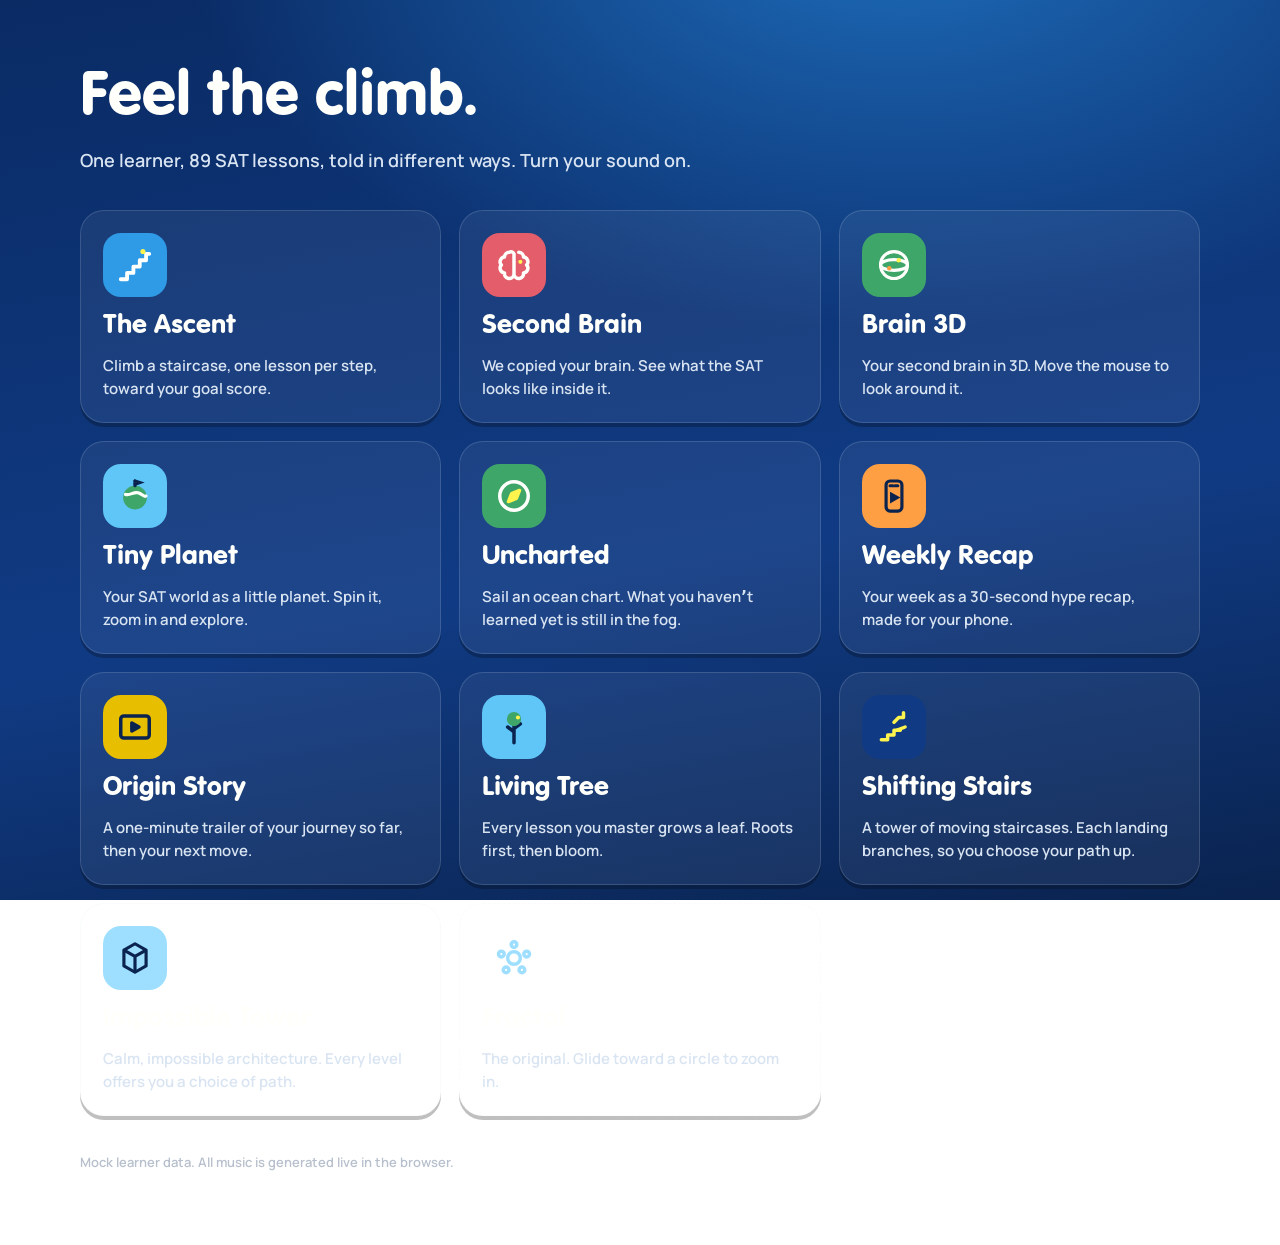
<file: index.html>
<!doctype html>
<html lang="en">
<head>
<meta charset="utf-8" />
<meta name="viewport" content="width=device-width, initial-scale=1" />
<title>Feel the Climb</title>
<link rel="stylesheet" href="./shared/dolphin.css" />
<style>
  body {
    min-height: 100%; color: var(--foam);
    background: radial-gradient(1200px 700px at 70% -10%, #1E6FBE 0%, transparent 60%), linear-gradient(170deg, var(--night-deep), var(--night) 60%, #0A234F);
    background-attachment: fixed;
  }
  main { max-width: 1120px; margin: 0 auto; padding: 56px 24px 72px; }
  h1 { font-family: var(--font-head); font-weight: normal; font-size: clamp(38px, 6vw, 64px); line-height: 1.04; margin: 10px 0 14px; }
  .lede { font-size: 18px; line-height: 1.55; font-weight: 600; color: #D9E4F2; max-width: 720px; margin: 0 0 36px; }
  .grid { display: grid; grid-template-columns: repeat(auto-fill, minmax(320px, 1fr)); gap: 18px; }
  a.card {
    display: grid; grid-template-rows: auto auto 1fr; gap: 12px; text-decoration: none; color: inherit;
    background: rgba(255, 255, 252, 0.06); border: 1.5px solid rgba(217, 228, 242, 0.16); border-radius: 24px; padding: 22px;
    box-shadow: 0 4px 0 rgba(0, 0, 0, 0.25); transition: transform 160ms ease, background 160ms ease, border-color 160ms ease;
  }
  a.card:hover { transform: translateY(-3px); background: rgba(255, 255, 252, 0.1); border-color: rgba(95, 198, 247, 0.55); }
  a.card:focus-visible { outline: 3px solid rgba(95, 198, 247, 0.6); outline-offset: 3px; }
  .emblem { width: 64px; height: 64px; border-radius: 18px; display: grid; place-items: center; }
  .emblem svg { width: 38px; height: 38px; }
  .card h2 { font-family: var(--font-head); font-weight: normal; font-size: 28px; margin: 0; }
  .card p { margin: 0; font-size: 15px; line-height: 1.5; color: #D9E4F2; font-weight: 600; }
  .card.v1 { background: transparent; border-style: dashed; }
  footer { margin-top: 36px; color: var(--cloud); font-size: 13px; font-weight: 600; line-height: 1.6; }
</style>
</head>
<body>
<main>
  <h1>Feel the climb.</h1>
  <p class="lede">One learner, 89 SAT lessons, told in different ways. Turn your sound on.</p>

  <div class="grid">
    <a class="card" href="./ascent/index.html">
      <div class="emblem" style="background:#2F9AE6"><svg viewBox="0 0 24 24" fill="none" stroke="#FFFFFC" stroke-width="2.4" stroke-linecap="round" stroke-linejoin="round"><path d="M3 21h4v-4h4v-4h4V9h4V5h2"/><circle cx="17" cy="3.5" r="1.6" fill="#FFF44E" stroke="none"/></svg></div><h2>The Ascent</h2>
      <p>Climb a staircase, one lesson per step, toward your goal score.</p>
    </a>
    <a class="card" href="./second-brain/index.html">
      <div class="emblem" style="background:#E35D6A"><svg viewBox="0 0 24 24" fill="none" stroke="#FFFFFC" stroke-width="2.2" stroke-linecap="round" stroke-linejoin="round"><path d="M9 4a3 3 0 0 0-3 3 3 3 0 0 0-2 5 3 3 0 0 0 2 5 3 3 0 0 0 6 1V5a2 2 0 0 0-3-1zM15 4a3 3 0 0 1 3 3 3 3 0 0 1 2 5 3 3 0 0 1-2 5 3 3 0 0 1-6 1"/><circle cx="16" cy="10" r="1.3" fill="#FFF44E" stroke="none"/></svg></div><h2>Second Brain</h2>
      <p>We copied your brain. See what the SAT looks like inside it.</p>
    </a>
    <a class="card" href="./brain-3d/index.html">
      <div class="emblem" style="background:#3FA669"><svg viewBox="0 0 24 24" fill="none" stroke="#FFFFFC" stroke-width="2" stroke-linecap="round"><circle cx="12" cy="12" r="8.5"/><ellipse cx="12" cy="12" rx="8.5" ry="3.4"/><circle cx="15" cy="9" r="1.4" fill="#FFF44E" stroke="none"/><circle cx="9" cy="14" r="1.4" fill="#FF9F43" stroke="none"/></svg></div>
      <h2>Brain 3D</h2>
      <p>Your second brain in 3D. Move the mouse to look around it.</p>
    </a>
    <a class="card" href="./tiny-planet/index.html">
      <div class="emblem" style="background:#5FC6F7"><svg viewBox="0 0 24 24" fill="none" stroke="#0A234F" stroke-width="2" stroke-linecap="round"><circle cx="12" cy="13" r="7.5" fill="#3FA669" stroke="none"/><path d="M6 11c3 1 5-2 8-1s4 3 5 2" stroke="#FFFFFC"/><path d="M12 5.5V2.5" /><path d="M12 2.5l3 1-3 1" fill="#FFF44E"/></svg></div>
      <h2>Tiny Planet</h2>
      <p>Your SAT world as a little planet. Spin it, zoom in and explore.</p>
    </a>
    <a class="card" href="./uncharted/index.html">
      <div class="emblem" style="background:#3FA669"><svg viewBox="0 0 24 24" fill="none" stroke="#FFFFFC" stroke-width="2.2" stroke-linecap="round" stroke-linejoin="round"><circle cx="12" cy="12" r="9"/><path d="M15.5 8.5l-2 5-5 2 2-5z" fill="#FFF44E" stroke="#FFF44E"/></svg></div><h2>Uncharted</h2>
      <p>Sail an ocean chart. What you haven’t learned yet is still in the fog.</p>
    </a>
    <a class="card" href="./weekly-recap/index.html">
      <div class="emblem" style="background:#FF9F43"><svg viewBox="0 0 24 24" fill="none" stroke="#0A234F" stroke-width="2" stroke-linecap="round"><rect x="7" y="2.5" width="10" height="19" rx="2.5"/><path d="M9.5 5.5h1.8M12.6 5.5h1.8"/><path d="M10.5 11v4l3.5-2z" fill="#0A234F"/></svg></div>
      <h2>Weekly Recap</h2>
      <p>Your week as a 30-second hype recap, made for your phone.</p>
    </a>
    <a class="card" href="./origin-story/index.html">
      <div class="emblem" style="background:#E8BE00"><svg viewBox="0 0 24 24" fill="none" stroke="#0A234F" stroke-width="2.2" stroke-linecap="round" stroke-linejoin="round"><rect x="3" y="5" width="18" height="14" rx="2"/><path d="M10 9.5v5l4.5-2.5z" fill="#0A234F"/></svg></div><h2>Origin Story</h2>
      <p>A one-minute trailer of your journey so far, then your next move.</p>
    </a>
    <a class="card" href="./living-tree/index.html">
      <div class="emblem" style="background:#5FC6F7"><svg viewBox="0 0 24 24" fill="none" stroke="#0A234F" stroke-width="2.2" stroke-linecap="round" stroke-linejoin="round"><path d="M12 22V11M12 15l-4-3M12 13l4-3"/><circle cx="12" cy="7" r="4.5" fill="#3FA669" stroke="none"/><circle cx="14.5" cy="6" r="1.3" fill="#FFF44E" stroke="none"/></svg></div><h2>Living Tree</h2>
      <p>Every lesson you master grows a leaf. Roots first, then bloom.</p>
    </a>
    <a class="card" href="./shifting-stairs/index.html">
      <div class="emblem" style="background:#103B84"><svg viewBox="0 0 24 24" fill="none" stroke="#FFF44E" stroke-width="2.2" stroke-linecap="round" stroke-linejoin="round"><path d="M4 20h4v-3h4v-3h4"/><path d="M12 9l3-3h3V3"/><path d="M14 14l5-2"/></svg></div>
      <h2>Shifting Stairs</h2>
      <p>A tower of moving staircases. Each landing branches, so you choose your path up.</p>
    </a>
    <a class="card" href="./impossible-tower/index.html">
      <div class="emblem" style="background:#9EDFFF"><svg viewBox="0 0 24 24" fill="none" stroke="#0A234F" stroke-width="2" stroke-linejoin="round"><path d="M12 3l7 4v10l-7 4-7-4V7z"/><path d="M12 11l7-4M12 11L5 7M12 11v10"/></svg></div>
      <h2>Impossible Tower</h2>
      <p>Calm, impossible architecture. Every level offers you a choice of path.</p>
    </a>
    <a class="card v1" href="./fractal/index.html">
      <div class="emblem" style="background:rgba(255,255,252,0.1)"><svg viewBox="0 0 24 24" fill="none" stroke="#9EDFFF" stroke-width="2.2"><circle cx="12" cy="12" r="4"/><circle cx="12" cy="3.5" r="1.8"/><circle cx="20" cy="9.5" r="1.8"/><circle cx="17" cy="19.5" r="1.8"/><circle cx="7" cy="19.5" r="1.8"/><circle cx="4" cy="9.5" r="1.8"/></svg></div><h2>Fractal</h2>
      <p>The original. Glide toward a circle to zoom in.</p>
    </a>
  </div>

  <footer>Mock learner data. All music is generated live in the browser.</footer>
</main>
</body>
</html>
</file>
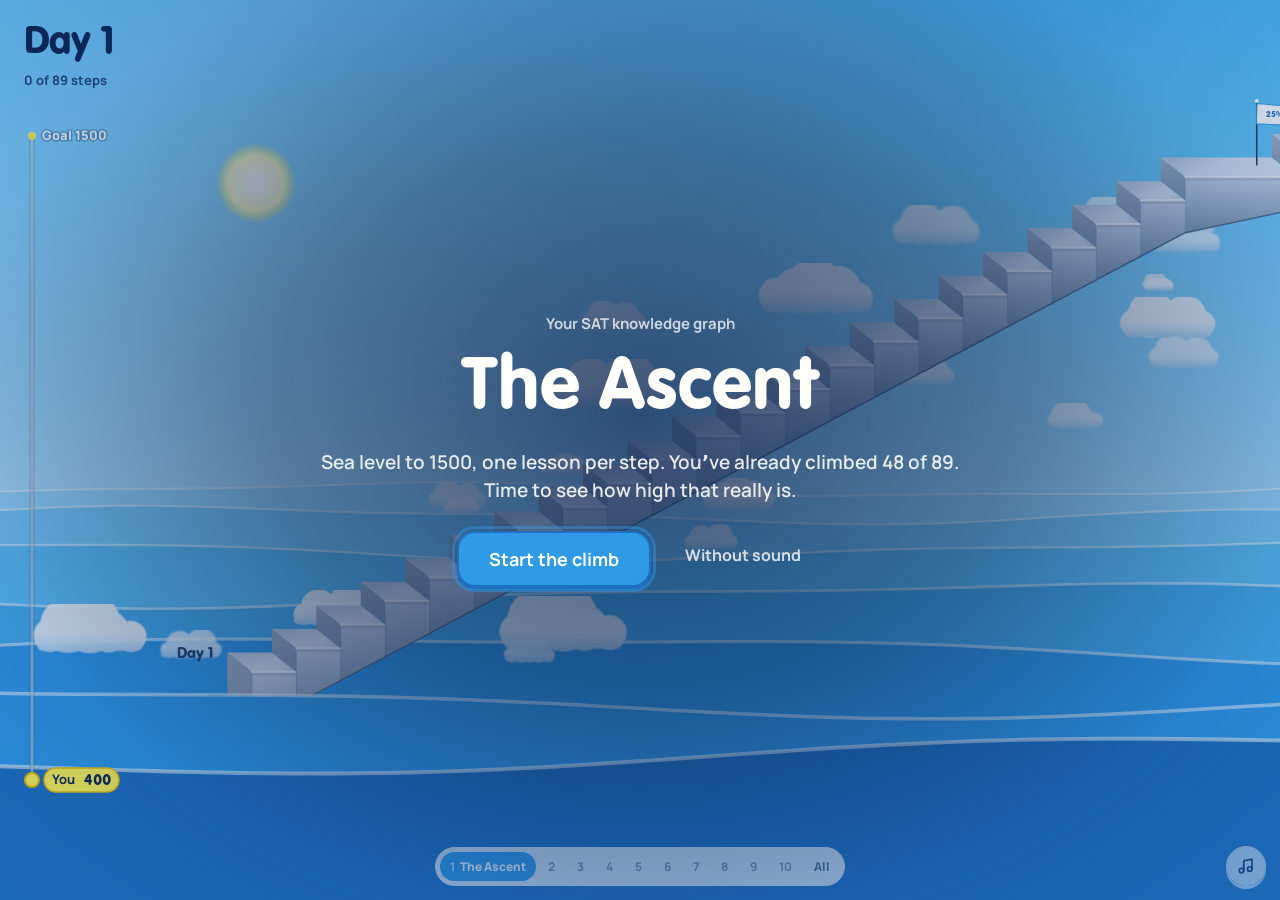
<file: ascent/index.html>
<!doctype html>
<html lang="en">
<head>
<meta charset="utf-8" />
<meta name="viewport" content="width=device-width, initial-scale=1, viewport-fit=cover" />
<title>The Ascent</title>
<link rel="icon" href="data:," />
<link rel="stylesheet" href="../shared/dolphin.css" />
<style>
  html, body { overflow: hidden; background: #2F9AE6; }
  body { color: var(--ink); --hud-fg: #0A234F; }
  #scene { position: fixed; inset: 0; width: 100vw; height: 100vh; display: block; touch-action: none; }

  /* Type: 40 display, 16 label, 13 small. Spacing: multiples of 8. */
  /* Top-left: the one status element */
  .hud { position: fixed; top: 24px; left: 24px; z-index: 20; pointer-events: none; color: var(--hud-fg); transition: color 500ms ease; }
  .hud .day { font-family: var(--font-head); font-size: 40px; line-height: 1; font-variant-numeric: tabular-nums; }
  .hud .sub { font: 700 13px/16px var(--font-body); margin-top: 8px; opacity: 0.8; }

  .home-pill {
    position: fixed; top: 24px; left: 50%; z-index: 21; --tx: -50%;
    height: 40px; padding: 0 16px 0 12px; border-radius: 20px; font: 700 13px/1 var(--font-body); cursor: pointer;
    display: flex; align-items: center; gap: 8px; background: var(--foam); color: var(--ink); border: 2px solid var(--mist);
    box-shadow: 0 3px 0 var(--chrome-shadow); opacity: 0; transform: translate(var(--tx), -8px); pointer-events: none;
    transition: opacity 200ms cubic-bezier(.2,.8,.2,1), transform 240ms cubic-bezier(.2,.8,.2,1);
  }
  .home-pill.show { opacity: 1; transform: translate(var(--tx), 0); pointer-events: auto; }
  .home-pill.show:active { transform: translate(var(--tx), 3px); box-shadow: none; }
  @media (max-width: 640px) { .home-pill { left: auto; right: 16px; top: 16px; --tx: 0px; } }
  .home-pill svg { width: 16px; height: 16px; transition: transform 200ms ease; }

  /* Hover label */
  .tip {
    position: fixed; left: 0; top: 0; z-index: 25; pointer-events: none; max-width: 256px;
    background: var(--foam); color: var(--ink); border: 2px solid var(--mist); border-radius: 16px;
    box-shadow: 0 3px 0 rgba(10, 35, 79, 0.14); padding: 8px 16px 12px;
    opacity: 0; transition: opacity 120ms ease-out;
  }
  .tip.show { opacity: 1; }
  .tip .dom { display: flex; align-items: center; gap: 8px; font: 700 13px/16px var(--font-body); color: var(--muted); }
  .tip .dom i { width: 8px; height: 8px; border-radius: 50%; flex: none; }
  .tip .t { font-family: var(--font-head); font-size: 16px; line-height: 20px; margin: 4px 0; }
  .tip .m { font: 700 13px/16px var(--font-body); color: var(--muted); }

  /* The frontier invite: the one thing to click */
  .next-pill {
    position: fixed; left: 0; top: 0; z-index: 22; cursor: pointer; white-space: nowrap;
    display: flex; align-items: center; gap: 8px; height: 40px; padding: 0 16px; border-radius: 20px;
    background: var(--sun); color: var(--ink); border: 2px solid var(--sun-shadow); box-shadow: 0 3px 0 var(--sun-shadow);
    font: 700 13px/1 var(--font-body); opacity: 0; pointer-events: none; transition: opacity 200ms ease-out;
  }
  .next-pill.show { opacity: 1; pointer-events: auto; }
  .next-pill .l { font-family: var(--font-head); font-size: 16px; max-width: 216px; overflow: hidden; text-overflow: ellipsis; }
  .next-pill svg { width: 16px; height: 16px; }
  .next-pill:active { box-shadow: 0 0 0 var(--sun-shadow); translate: 0 3px; }
  .next-pill::after { content: ""; position: absolute; left: 50%; bottom: -8px; width: 12px; height: 12px; margin-left: -6px; background: var(--sun); border-right: 2px solid var(--sun-shadow); border-bottom: 2px solid var(--sun-shadow); transform: rotate(45deg); border-bottom-right-radius: 3px; }
  .next-pill.below::after { bottom: auto; top: -8px; transform: rotate(225deg); }

  /* One-time hint */
  .hint { position: fixed; left: 50%; bottom: 80px; transform: translate(-50%, 8px); z-index: 30; pointer-events: none; white-space: nowrap;
    font: 700 13px/16px var(--font-body); color: var(--chrome-fg); opacity: 0; transition: opacity 400ms ease-out, transform 400ms cubic-bezier(.2,.8,.2,1); }
  .hint.show { opacity: 0.85; transform: translate(-50%, 0); }

  @media (max-width: 640px) {
    .hud { top: 16px; left: 16px; }
    .hud .day { font-size: 32px; }
    .next-pill .l { max-width: 168px; }
    .tip { max-width: 224px; }
  }
  @media (prefers-reduced-motion: reduce) {
    .tip, .home-pill, .hint { transition: none; }
  }
</style>
</head>
<body>
<canvas id="scene" role="img" aria-label="A staircase of 89 SAT lessons climbing from sea level into the night sky. Each step is a lesson; your glowing marker stands on the next one. Move the pointer up or down the stairs to look along it; arrow keys also move."></canvas>

<header class="hud" aria-live="polite">
  <div class="day" id="dayNum">Day 1</div>
  <div class="sub" id="hudSub"></div>
</header>

<button class="home-pill" id="homePill" type="button"><svg viewBox="0 0 24 24" fill="none" stroke="currentColor" stroke-width="2.6" stroke-linecap="round" stroke-linejoin="round"><path d="M12 19V5M5 12l7-7 7 7"/></svg><span>Back to you</span></button>
<div class="tip" id="tip" role="tooltip"></div>
<button class="next-pill" id="nextPill" type="button"><span>Next:</span><span class="l" id="nextLabel"></span><svg viewBox="0 0 24 24" fill="none" stroke="currentColor" stroke-width="2.8" stroke-linecap="round" stroke-linejoin="round"><path d="M5 12h14M13 6l6 6-6 6"/></svg></button>
<div class="hint" id="hint" aria-live="polite"></div>

<script type="module">
// ─── Sound design (for sourcing audio; every event fires on the matching visual, never at random) ───
// Music: epic and determined, a slow climb. Low strings and a heartbeat pulse at sea level, building
//   with altitude into driving taiko drums, brass swells and a soaring string line near the summit.
//   Dorian/minor, ~70 bpm at the bottom rising to ~120 at the top; score.setIntensity follows camera height.
// hover   : pointer reaches a step. Soft, dry stone tap (a knuckle on marble), short, no tail.
// select  : a step, the summit or the meter is chosen. Firm stone "clack" with a light chime on top.
// back    : card closed / Esc / "Back to you". Same clack, lower and softer, slightly reversed feel.
// zoomIn  : camera pushes in toward the stairs. Short airy whoosh rising in pitch, close and dry.
// zoomOut : camera pulls back to the wide view. Wider, falling wind whoosh with a hint of altitude air.
// start   : lesson begins. Rope-tightening creak into a short drum roll: commitment, not celebration.
// complete: lesson mastered, the step turns solid. Deep stone thud plus a bright brass/bell hit.
// unlock  : a new step appears out of the clouds. Rising shimmer of plucked strings, airy, hopeful.
// intro   : intro payoff (arrival on today's step). Big cinematic impact: low boom, cymbal, brass chord.
// riser   : 2.4 s build into the intro payoff. Orchestral riser: strings + noise swelling upward.
// step    : the climber's footstep as it lands on a step. Solid stone footstep, light, slightly varied.
//
// The Ascent: one chunky 2.5D step per lesson (graph.journey() order), sea level to the 1500 summit.
// Navigation: point up/down the stairs to lean + keep climbing, pull away from them to zoom out,
// hover the altitude meter to scrub; wheel, drag (touch) and arrow keys also work. Click any step for its card.
// QA params: ?skipgate=1  &t=<sec> (jump into the intro; 99 = settled)  &demo=intro|hover|complete|summit|overview|locked
//            &ff=<sec> (fast-forward sim)  &px=<0-1>&py=<0-1> (park a virtual mouse)  &notrans=1 (freeze CSS transitions)  &debug=1
import { createGraph, DOMAIN_HUES, clamp } from '../shared/graph.js';
import { mountChrome, params } from '../shared/chrome.js';
import { createLessonCard } from '../shared/lesson-card.js';

// ═══════════════════════ Utilities ═══════════════════════
const TAU = Math.PI * 2;
const lerp = (a, b, t) => a + (b - a) * t;
const smooth = (e0, e1, x) => { const t = clamp((x - e0) / (e1 - e0), 0, 1); return t * t * (3 - 2 * t); };
const easeInOutCubic = (u) => (u < 0.5 ? 4 * u * u * u : 1 - Math.pow(-2 * u + 2, 3) / 2);
const hex = (h) => { h = h.trim(); return [parseInt(h.slice(1, 3), 16), parseInt(h.slice(3, 5), 16), parseInt(h.slice(5, 7), 16)]; };
const mixc = (a, b, t) => [a[0] + (b[0] - a[0]) * t, a[1] + (b[1] - a[1]) * t, a[2] + (b[2] - a[2]) * t];
const rgba = (c, a = 1) => `rgba(${c[0] | 0},${c[1] | 0},${c[2] | 0},${a})`;
const lum = (c) => (0.2126 * c[0] + 0.7152 * c[1] + 0.0722 * c[2]) / 255;
function rng(a) { return () => { a |= 0; a = (a + 0x6D2B79F5) | 0; let t = Math.imul(a ^ (a >>> 15), 1 | a); t = (t + Math.imul(t ^ (t >>> 7), 61 | t)) ^ t; return ((t ^ (t >>> 14)) >>> 0) / 4294967296; }; }
const reduceMotion = matchMedia('(prefers-reduced-motion: reduce)').matches;
// One clock for every animation; QA fast-forward (?ff=seconds) advances it in fixed steps.
let clockOffset = 0;
const clock = () => performance.now() + clockOffset;
if (new URLSearchParams(location.search).has('notrans')) {
  const st = document.createElement('style'); st.textContent = '*, *::before, *::after { transition: none !important; animation: none !important; }'; document.head.append(st);
}

// Palette straight from the Dolphin tokens in dolphin.css.
const css = getComputedStyle(document.documentElement);
const tok = (n) => hex(css.getPropertyValue('--' + n) || '#000000');
const C = {
  sky: tok('sky'), ink: tok('ink'), muted: tok('muted'), foam: tok('foam'), paper: tok('paper'), mist: tok('mist'),
  cloud: tok('cloud'), cloudSoft: tok('cloud-soft'), w1: tok('wave-1'), w2: tok('wave-2'), w3: tok('wave-3'),
  wShadow: tok('wave-shadow'), night: tok('night'), nightDeep: tok('night-deep'), nightInk: tok('night-ink'),
  sun: tok('sun'), sunShadow: tok('sun-shadow'), success: tok('success'), coral: tok('coral'),
};
const HUE = Object.fromEntries(Object.entries(DOMAIN_HUES).map(([k, v]) => [k, hex(v)]));
const HEAD = '"VAG Rundschrift D", "Manrope", system-ui, sans-serif';
const BODY = '"Manrope", system-ui, sans-serif';

// ═══════════════════════ Data ═══════════════════════
const graph = createGraph();
let journey = graph.journey();
const N = journey.length;
const DAY = 86400000;
const midnight = (d) => { const x = new Date(d); x.setHours(0, 0, 0, 0); return x.getTime(); };
const firstDay = midnight(Math.min(...graph.leaves.filter((l) => l.masteredAt).map((l) => l.masteredAt.getTime())));
const dayOf = (l) => Math.round((midnight(l.masteredAt) - firstDay) / DAY) + 1;
let stats = graph.stats();
const climberIndex = () => { const i = journey.findIndex((l) => l.state !== 'mastered'); return i < 0 ? N : i; };
let climber = climberIndex();
const firstLocked = () => { const i = journey.findIndex((l) => l.state === 'locked'); return i < 0 ? N : i; };
const domainEnd = () => { const m = new Map(); journey.forEach((l, i) => m.set(l.domain.label, i)); return new Map([...m].map(([k, v]) => [v, k])); };
let domainEnds = domainEnd();

// Landings: wide platforms at 25 / 50 / 75 % of the climb.
const LANDINGS = new Map([[Math.round(N * 0.25) - 1, '25%'], [Math.round(N * 0.5) - 1, 'Halfway'], [Math.round(N * 0.75) - 1, '75%']]);
const GOAL = 1500, FLOOR = 400;

// ═══════════════════════ Chrome + card ═══════════════════════
const { score, caption } = mountChrome({
  id: 'ascent',
  eyebrow: 'Your SAT knowledge graph',
  title: 'The Ascent',
  tagline: `Sea level to ${GOAL}, one lesson per step. You’ve already climbed ${stats.mastered} of ${N}. Time to see how high that really is.`,
  gateBackground: 'radial-gradient(ellipse at 50% 46%, rgba(10,35,79,0.78) 0%, rgba(10,35,79,0.55) 40%, rgba(16,59,132,0.25) 75%, rgba(16,59,132,0.1) 100%)',
  beginLabel: 'Start the climb',
  onBegin: () => startIntro(),
});
const card = createLessonCard(graph, {
  score,
  caption: () => {}, // the climb itself says it; celebrate() adds one specific line instead of a generic one
  onComplete: (evt) => celebrate(evt),
  onOpen: (n) => {
    cardOpen = true; hideTip();
    // Keep the camera still unless the lesson's step would sit under the card or off-screen.
    const i = journey.indexOf(n);
    if (i >= 0) {
      const [sx, sy] = P(...treadC(i)), r = card.el.getBoundingClientRect();
      if (sx < 48 || sx > VW - 48 || sy < 112 || sy > VH - 96 || (sx > r.left - 40 && sy > r.top - 40)) { anchor = i; nav.lean = 0; }
    }
  },
  onClose: () => {
    cardOpen = false; closedAt = clock(); score.sfx('back');
    if (heldCaption && clock() - heldCaption.at < 15000) setTimeout(() => caption(heldCaption.line, 3000), 250);
    heldCaption = null;
  },
});
let cardOpen = false;

// ═══════════════════════ Canvas + geometry ═══════════════════════
const cv = document.getElementById('scene');
const ctx = cv.getContext('2d');
let VW = 0, VH = 0, DPR = 1, baseK = 1, OX = 0, OY = 0;
const G = { W: 132, H: 70, DX: -72, DY: 56, THICK: 96 };
let xs = [], ws = [], tops = [], SUMMIT_Y = 1;

function buildGeometry() {
  const a = VW / VH;
  G.W = a < 0.75 ? 88 : a < 1.15 ? 110 : 132;
  G.DX = -G.W * 0.55; G.DY = G.W * 0.34 + 12;
  xs = []; ws = []; tops = [];
  let x = 0;
  for (let i = 0; i <= N; i++) {
    const w = i === N ? G.W * 4.6 : LANDINGS.has(i) ? G.W * 2.5 : G.W;
    xs.push(x); ws.push(w); tops.push((i + 1) * G.H);
    x += w;
  }
  SUMMIT_Y = tops[N];
  const half = VW < 640 ? 4.3 : 7.2;
  baseK = Math.min((VW * 0.5) / (G.W * half), (VH * 0.5) / (G.H * half * 1.05));
}
function resize() {
  VW = innerWidth; VH = innerHeight; DPR = Math.min(2, devicePixelRatio || 1);
  cv.width = Math.round(VW * DPR); cv.height = Math.round(VH * DPR);
  OX = VW * (VW < 640 ? 0.55 : 0.53); OY = VH * 0.5;
  buildGeometry();
}
addEventListener('resize', () => { resize(); hudRect = null; });
resize();

const treadC = (i) => [xs[i] + ws[i] / 2 + G.DX / 2, tops[i] + G.DY / 2];
function stairPoint(s) {
  if (s <= 0) { const [x, y] = treadC(0); return [x + s * G.W, y + s * G.H]; }
  if (s >= N) { const [x, y] = treadC(N); return [x + (s - N) * G.W * 0.8, y]; }
  const i = Math.floor(s), f = s - i, a = treadC(i), b = treadC(i + 1);
  return [lerp(a[0], b[0], f), lerp(a[1], b[1], f)];
}

// Projected score along the climb: 400 at sea level, the live score at the climber, the goal at the summit.
let meterScore = FLOOR, meterC = climber;
function scoreAtS(s, c = meterC, sc = stats.score) {
  s = clamp(s, 0, N);
  if (c <= 0) return lerp(sc, GOAL, s / N);
  return s <= c ? lerp(FLOOR, sc, s / c) : lerp(sc, GOAL, (s - c) / Math.max(1, N - c));
}
function sAtScore(v, c = meterC, sc = stats.score) {
  if (v <= sc) return c * (v - FLOOR) / Math.max(1, sc - FLOOR);
  return c + (N - c) * (v - sc) / Math.max(1, GOAL - sc);
}

// ═══════════════════════ Camera ═══════════════════════
const cam = { s: 9, z: 0.5, x: 0, y: 0, vs: 0, vz: 0 };
let K = 1;
let anchor = 2, targetS = 2, targetZ = 0.72;
let focusLockUntil = 0;
function springTo(dt, ws, wz) {
  const steps = Math.max(1, Math.ceil(dt * 240)), h = dt / steps;
  let lz = Math.log(cam.z); const tz = Math.log(targetZ);
  for (let i = 0; i < steps; i++) {
    cam.vs += (ws * ws * (targetS - cam.s) - 2 * ws * cam.vs) * h; cam.s += cam.vs * h;
    cam.vz += (wz * wz * (tz - lz) - 2 * wz * cam.vz) * h; lz += cam.vz * h;
  }
  cam.z = Math.exp(lz);
}
function applyCam() {
  K = baseK * cam.z;
  const [x, y] = stairPoint(cam.s);
  // Near the top, frame a little higher so the goal flag is never cropped.
  cam.x = x; cam.y = y - 26 + smooth(N - 8, N, cam.s) * 170;
}
const P = (wx, wy) => [OX + (wx - cam.x) * K, OY - (wy - cam.y) * K];
const PP = (wx, wy, p) => [OX + (wx - cam.x) * K * p, OY - (wy - cam.y) * K * p];
const altAtY = (sy) => cam.y + (OY - sy) / K;
const worldT = () => ctx.setTransform(DPR * K, 0, 0, -DPR * K, DPR * (OX - cam.x * K), DPR * (OY + cam.y * K));
const screenT = () => ctx.setTransform(DPR, 0, 0, DPR, 0, 0);

// ═══════════════════════ Sky ═══════════════════════
const SKY = [[-0.3, C.sky], [0, C.sky], [0.13, C.w1], [0.27, C.w2], [0.41, C.w3], [0.55, C.wShadow], [0.69, C.night], [0.83, C.nightDeep], [1.0, C.nightInk], [2, C.nightInk]];
function skyAt(f) {
  for (let i = 1; i < SKY.length; i++) if (f <= SKY[i][0]) { const [a, ca] = SKY[i - 1], [b, cb] = SKY[i]; return mixc(ca, cb, clamp((f - a) / (b - a), 0, 1)); }
  return SKY[SKY.length - 1][1];
}
const skyAtY = (sy) => skyAt(altAtY(sy) / SUMMIT_Y);

const R = rng(7);
const stars = Array.from({ length: 260 }, () => ({ x: R(), y: R(), r: 0.5 + R() * R() * 1.9, tw: R() * TAU, sp: 0.6 + R() * 2.2 }));

// ═══════════════════════ Clouds ═══════════════════════
function makeCloud(seed, blur, tint) {
  const r = rng(seed);
  const BW = 400, BH = 160, pad = Math.ceil(blur * 2.6) + 6;
  const c = document.createElement('canvas'); c.width = BW + pad * 2; c.height = BH + pad * 2;
  const g = c.getContext('2d');
  if (blur) g.filter = `blur(${blur}px)`;
  const base = pad + BH * 0.88;
  const gr = g.createLinearGradient(0, pad, 0, base);
  gr.addColorStop(0, rgba(tint[0])); gr.addColorStop(0.6, rgba(tint[1])); gr.addColorStop(1, rgba(tint[2]));
  g.fillStyle = gr; g.beginPath();
  const n = 4 + Math.floor(r() * 3);
  for (let i = 0; i < n; i++) {
    const t = i / (n - 1);
    const cx = pad + BW * (0.17 + 0.66 * t) + (r() - 0.5) * 18;
    const rad = BH * (0.2 + 0.36 * Math.sin(Math.PI * (0.12 + 0.76 * t))) * (0.78 + 0.44 * r());
    const cy = base - rad * 0.92;
    g.moveTo(cx + rad, cy); g.arc(cx, cy, rad, 0, TAU);
  }
  g.roundRect(pad + BW * 0.07, base - BH * 0.26, BW * 0.86, BH * 0.26, BH * 0.13);
  g.fill();
  return { c, pad, BW, BH };
}
const DAY_TINT = [C.foam, C.foam, mixc(C.mist, C.w1, 0.35)];
const NIGHT_TINT = [mixc(C.foam, C.w1, 0.35), mixc(C.w2, C.night, 0.45), mixc(C.night, C.wShadow, 0.35)];
const SPRITES = {};
for (const blur of [2, 6]) SPRITES[blur] = [0, 1, 2, 3].map((k) => ({ day: makeCloud(11 + k * 7, blur, DAY_TINT), night: makeCloud(11 + k * 7, blur, NIGHT_TINT) }));

// Clouds live in stair-relative coordinates (s along the climb, x offset in step widths) so resizes keep them in place.
const clouds = [];
{
  const r = rng(424242);
  const add = (n, f) => { for (let i = 0; i < n; i++) clouds.push(f(r)); };
  // far, slow
  add(34, (r) => ({ s: -14 + r() * (N + 30), ox: (r() < 0.5 ? -1 : 1) * (3 + r() * 12), oy: -500 + r() * 1000, p: 0.3 + r() * 0.25, sc: 0.7 + r() * 0.8, a: 0.75, blur: 6, k: r() * 4 | 0, dr: 4 + r() * 6 }));
  // mid, behind the stairs
  add(30, (r) => ({ s: -6 + r() * (N + 10), ox: (r() < 0.5 ? -1 : 1) * (1.5 + r() * 7), oy: -260 + r() * 560, p: 0.62 + r() * 0.3, sc: 0.75 + r() * 0.8, a: 0.92, blur: 2, k: r() * 4 | 0, dr: 6 + r() * 8 }));
  // cloud sea the locked steps disappear into
  add(22, (r) => ({ s: 64 + r() * (N - 69), ox: -5 + r() * 10, oy: -300 + r() * 260, p: 0.86 + r() * 0.16, sc: 1.2 + r() * 1.0, a: 0.85, blur: 2, k: r() * 4 | 0, dr: 3 + r() * 4, sea: true }));
  // foreground, the stairs pass through these
  add(6, (r) => ({ s: 68 + r() * (N - 74), ox: -3 + r() * 6, oy: -300 + r() * 200, p: 1.06 + r() * 0.12, sc: 1.2 + r() * 0.8, a: 0.94, blur: 2, k: r() * 4 | 0, dr: 3 + r() * 4, fg: true, sea: true }));
}

// ═══════════════════════ Step palettes ═══════════════════════
const KEYS = ['tread', 'riser', 'lip', 'fTop', 'fBot'];
const palCache = new Map();
function masteredPal(h) {
  const k = h.join(',');
  if (!palCache.has(k)) palCache.set(k, { tread: mixc(C.foam, h, 0.13), riser: h, lip: h, fTop: mixc(C.foam, C.mist, 0.2), fBot: mixc(C.mist, C.wShadow, 0.6) });
  return palCache.get(k);
}
const FRONT = { tread: C.sun, riser: C.sunShadow, lip: C.sunShadow, fTop: mixc(C.sun, C.foam, 0.4), fBot: mixc(C.sunShadow, C.coral, 0.3) };
const DORMANT = { tread: mixc(C.mist, C.cloudSoft, 0.4), riser: mixc(C.cloud, C.muted, 0.25), lip: C.cloud, fTop: mixc(C.mist, C.cloudSoft, 0.6), fBot: mixc(C.cloud, C.muted, 0.55) };
const LOCKED = { tread: C.mist, riser: C.cloudSoft, lip: C.cloudSoft, fTop: mixc(C.paper, C.mist, 0.5), fBot: C.cloud };
const SUMMIT = { tread: mixc(C.foam, C.sun, 0.16), riser: C.sunShadow, lip: C.sun, fTop: mixc(C.foam, C.mist, 0.3), fBot: mixc(C.mist, C.night, 0.55) };

// Per-step animated visual state.
const V = Array.from({ length: N + 1 }, (_, i) => {
  const l = journey[i];
  return { m: l?.state === 'mastered' ? 1 : 0, f: l?.state === 'frontier' ? 1 : 0, lit: i === N ? 1 : 0, flash: 0, flashC: C.foam, lift: 0, litT: 0 };
});

function stepPal(i, out) {
  if (i === N) { for (const k of KEYS) out[k] = SUMMIT[k]; out.alpha = 1; return out; }
  const v = V[i], l = journey[i];
  const mp = masteredPal(HUE[l.domain.label]);
  const wm = v.m, wf = v.f, wl = clamp(1 - wm - wf, 0, 1);
  const aer = skyAt(tops[i] / SUMMIT_Y);
  const fog = fogAt(i);
  for (const k of KEYS) {
    const mk = mixc(DORMANT[k], mp[k], v.lit), fk = mixc(DORMANT[k], FRONT[k], v.lit);
    let c = [LOCKED[k][0] * wl + fk[0] * wf + mk[0] * wm, LOCKED[k][1] * wl + fk[1] * wf + mk[1] * wm, LOCKED[k][2] * wl + fk[2] * wf + mk[2] * wm];
    // Locked steps stay solid but sink into the fog colour of their altitude.
    c = mixc(c, wl > 0 ? mixc(aer, C.mist, 0.3) : aer, 0.06 + wl * (0.28 + 0.5 * fog) * (1 - v.lift * 0.7));
    if (wf > 0 && i !== climber && (k === 'fTop' || k === 'fBot')) c = mixc(c, C.foam, 0.32 * wf * v.lit);
    if (v.flash > 0) c = mixc(c, v.flashC, Math.min(1, v.flash));
    out[k] = c;
  }
  out.alpha = 1;
  return out;
}
let lockStart = firstLocked();
function fogAt(i) { return smooth(lockStart - 1, lockStart + 8, i) * (1 - 0.75 * smooth(N - 6, N - 1, i)); }

// ═══════════════════════ Particles ═══════════════════════
const parts = [];
function burst(wx, wy, n, colors, power = 1) {
  for (let i = 0; i < n; i++) {
    const a = Math.random() * TAU, sp = (160 + Math.random() * 420) * power;
    parts.push({ x: wx, y: wy, vx: Math.cos(a) * sp, vy: Math.sin(a) * sp * 0.8 + 260 * power, g: -620, life: 0, max: 1.1 + Math.random() * 0.9,
      size: 5 + Math.random() * 9, c: colors[(Math.random() * colors.length) | 0], rot: Math.random() * TAU, vr: (Math.random() - 0.5) * 12, kind: Math.random() < 0.55 ? 'sq' : 'dot' });
  }
}
const rings = [];
const trail = [];

// ═══════════════════════ Pointer + navigation ═══════════════════════
const pointer = { x: 0, y: 0, in: false, active: false, lastMove: 0, type: 'mouse', down: false, dragging: false, sx: 0, sy: 0, lastY: 0, lastX: 0, vel: 0, onMeter: false };
let hovered = -1, lastHovered = -1, forcedHover = -1;
let dragVel = 0;

function meterBox() {
  const phone = VW < 640;
  return phone ? { x: 12, top: 112, bot: VH - 152, w: 8, lw: 40, phone } : { x: 28, top: 136, bot: VH - 120, w: 8, lw: 64, phone };
}
const meterY = (s, m = meterBox()) => m.bot - (clamp(s, 0, N) / N) * (m.bot - m.top);
const meterS = (y, m = meterBox()) => clamp((m.bot - y) / (m.bot - m.top), 0, 1) * N;
function inMeter(x, y) { const m = meterBox(); return x < m.x + m.w + m.lw + 20 && y > m.top - 34 && y < m.bot + 26; }

cv.addEventListener('pointermove', (e) => {
  pointer.type = e.pointerType;
  const now = clock();
  if (e.pointerType === 'touch' || pointer.down) {
    if (pointer.down) {
      const dx = e.clientX - pointer.lastX, dy = e.clientY - pointer.lastY;
      if (Math.hypot(e.clientX - pointer.sx, e.clientY - pointer.sy) > 8) pointer.dragging = true;
      if (pointer.dragging && phase === 'live') {
        const ds = (dy / (G.H * K) - dx / (G.W * K)) * 0.55;
        anchor = clamp(anchor + ds, -1, N + 0.3);
        dragVel = ds / Math.max(0.008, (now - pointer.lastMove) / 1000);
      }
      pointer.lastX = e.clientX; pointer.lastY = e.clientY;
    }
  }
  pointer.x = e.clientX; pointer.y = e.clientY; pointer.in = true; pointer.lastMove = now;
  pointer.active = e.pointerType !== 'touch';
  if (hintState === 'showing' && now - hintAt > 600) hideHint();
});
cv.addEventListener('pointerleave', () => { pointer.in = false; if (!pointer.down) hovered = -1; });
document.addEventListener('mouseout', (e) => { if (!e.relatedTarget) { pointer.active = false; pointer.in = false; } });
cv.addEventListener('pointerdown', (e) => {
  pointer.down = true; pointer.dragging = false; pointer.sx = pointer.lastX = e.clientX; pointer.sy = pointer.lastY = e.clientY; dragVel = 0;
  pointer.x = e.clientX; pointer.y = e.clientY; pointer.lastMove = clock();
  if (e.pointerType === 'touch') cv.setPointerCapture?.(e.pointerId);
});
cv.addEventListener('pointerup', (e) => {
  const wasDrag = pointer.dragging;
  pointer.down = false; pointer.dragging = false;
  if (e.pointerType === 'touch') { pointer.active = false; }
  if (wasDrag || phase !== 'live') return;
  if (inMeter(e.clientX, e.clientY)) { anchor = meterS(e.clientY); nav.lean = 0; score.sfx('select'); return; }
  const i = hitStep(e.clientX, e.clientY, e.pointerType === 'touch' ? 34 : 22);
  if (i >= 0 && i < N) card.open(journey[i]);                 // the card plays 'select'
  else if (i === N) { anchor = N; nav.lean = 0; score.sfx('select'); }
  else if (cardOpen) card.close();                           // clicking empty sky backs out
});
cv.addEventListener('wheel', (e) => {
  e.preventDefault();
  if (phase !== 'live') return;
  const d = e.deltaMode === 1 ? e.deltaY * 16 : e.deltaY;
  anchor = clamp(anchor - d * 0.012, -1, N + 0.3);
}, { passive: false });
let closedAt = 0;
addEventListener('keydown', (e) => {
  if (phase !== 'live' || e.metaKey || e.ctrlKey) return;
  const k = e.key;
  if (k === 'Escape') {
    // The card handles its own Esc first; a second Esc brings the camera home.
    if (cardOpen || clock() - closedAt < 80) return;
    hideTip();
    if (Math.abs(cam.s - climber) > 1) { anchor = climber; nav.lean = 0; score.sfx('back'); }
    return;
  }
  if (k === 'ArrowUp' || k === 'ArrowRight') anchor = clamp(Math.round(anchor) + 1, -1, N);
  else if (k === 'ArrowDown' || k === 'ArrowLeft') anchor = clamp(Math.round(anchor) - 1, -1, N);
  else if (k === 'PageUp') anchor = clamp(anchor + 10, -1, N);
  else if (k === 'PageDown') anchor = clamp(anchor - 10, -1, N);
  else if (k === 'Home') anchor = 0;
  else if (k === 'End') anchor = N;
  else if ((k === 'Enter' || k === ' ') && document.activeElement === document.body && !cardOpen) { if (climber < N) card.open(journey[climber]); }
  else return;
  nav.lean = 0; pointer.active = false;
});

// Screen-space hull of each visible step, refreshed every frame, for hover + click.
const hulls = new Map();
function pip(poly, x, y) {
  let inside = false;
  for (let i = 0, j = poly.length - 2; i < poly.length; j = i, i += 2) {
    const xi = poly[i], yi = poly[i + 1], xj = poly[j], yj = poly[j + 1];
    if ((yi > y) !== (yj > y) && x < ((xj - xi) * (y - yi)) / (yj - yi) + xi) inside = !inside;
  }
  return inside;
}
let orbHit = null; // { x, y, r } of the climber orb on screen, refreshed per frame
function hitStep(x, y, slop = 0) {
  if (orbHit && phase === 'live' && Math.hypot(x - orbHit.x, y - orbHit.y) < orbHit.r) return climber;
  for (const [i, poly] of hulls) if (pip(poly, x, y)) return i;
  if (!slop) return -1;
  // Forgive near-misses: snap to the closest step edge within reach.
  let best = -1, bd = slop;
  for (const [i, poly] of hulls) {
    for (let k = 0, j = poly.length - 2; k < poly.length; j = k, k += 2) {
      const ax = poly[j], ay = poly[j + 1], bx = poly[k], by = poly[k + 1];
      const vx = bx - ax, vy = by - ay, l2 = vx * vx + vy * vy || 1;
      const u = clamp(((x - ax) * vx + (y - ay) * vy) / l2, 0, 1);
      const d = Math.hypot(x - (ax + vx * u), y - (ay + vy * u));
      if (d < bd) { bd = d; best = i; }
    }
  }
  return best;
}

function halfSpan() {
  const dx = G.W * K, dy = G.H * K, len = Math.hypot(dx, dy), ux = dx / len, uy = dy / len;
  const px = Math.min((VW * 0.5) / ux, (VH * 0.5) / uy);
  return { ux, uy, px, steps: px / len };
}

// Camera intent from the pointer. Over a step, the camera holds still so the target never slides away;
// out in the sky it leans toward the pointer; in the outer band along the stairs it travels that way.
const nav = { lean: 0, zoom: 1, far: false };
function updateNav(dt, now) {
  const hs = halfSpan();
  const usable = pointer.active && pointer.in && !pointer.down;
  const frozen = cardOpen || now < focusLockUntil;
  if (usable && pointer.onMeter) {
    anchor = meterS(pointer.y); nav.lean = 0; nav.zoom = 0.92;
  } else if (usable && !frozen) {
    const vx = pointer.x - OX, vy = OY - pointer.y;
    const along = vx * hs.ux + vy * hs.uy, perp = -vx * hs.uy + vy * hs.ux;
    const u = clamp(along / hs.px, -1.2, 1.2);
    const pn = Math.abs(perp) / (Math.min(VW, VH) * 0.5);
    const EDGE = 0.6, inEdge = Math.abs(u) > EDGE;
    if (hovered < 0 || inEdge) {
      nav.lean = clamp(u, -EDGE, EDGE) * hs.steps * 0.32;
      nav.zoom = lerp(1.1, 0.52, smooth(0.2, 0.95, pn));
    }
    if (inEdge) anchor = clamp(anchor + Math.sign(u) * Math.pow((Math.abs(u) - EDGE) / (1 - EDGE), 1.4) * 13 * dt, -1, N + 0.3);
  } else if (!pointer.active && !pointer.down) {
    // Pointer gone (left the window or keyboard in use): settle back to a neutral view.
    const k = 1 - Math.exp(-dt * 3);
    nav.lean += (0 - nav.lean) * k; nav.zoom += (1 - nav.zoom) * k;
  }
  if (!pointer.down && Math.abs(dragVel) > 0.01) {
    anchor = clamp(anchor + dragVel * dt, -1, N + 0.3);
    dragVel *= Math.exp(-dt * 4);
  }
  // The summit is magnetic: get close and the camera settles onto the platform, flag fully in frame.
  if (anchor > N - 2.5 && !pointer.down) { anchor += (N - 0.2 - anchor) * (1 - Math.exp(-dt * 3)); if (anchor > N - 2) nav.lean *= Math.exp(-dt * 4); }
  if (demo === 'overview') nav.zoom = 0.46;
  if (demo === 'summit') nav.zoom = 0.9;
  // Sound follows the camera's zoom mode, with hysteresis so it never chatters.
  if (!nav.far && nav.zoom < 0.68) { nav.far = true; score.sfx('zoomOut'); }
  else if (nav.far && nav.zoom > 0.9) { nav.far = false; score.sfx('zoomIn'); }
  targetS = clamp(anchor + nav.lean, -1.2, N + 0.6);
  targetZ = nav.zoom;
}

// ═══════════════════════ Intro choreography ═══════════════════════
let phase = 'pre';
const intro = { start: 0, fired: new Set(), L: 0, lastTick: 0 };
const T_LIGHT = 0.7, T_ARRIVE = 7.8, T_FRONT = 8.5, T_LIVE = 9.6;
const qT = parseFloat(params.get('t'));
const demo = params.get('demo');
const skipTo = Number.isFinite(qT) ? qT : (demo && demo !== 'intro' ? 99 : (reduceMotion ? T_LIVE : 0));
const frontierOrder = () => journey.map((l, i) => (l.state === 'frontier' ? i : -1)).filter((i) => i >= 0);

function startIntro() {
  phase = 'intro';
  intro.start = clock() - skipTo * 1000;
  ffLeft = ffParam;
  intro.silentUntil = skipTo;
  score.setIntensity(0.1, 0.5);
}
function lightHead(T) {
  if (T < T_LIGHT) return 0;
  const u = clamp((T - T_LIGHT) / (T_ARRIVE - T_LIGHT), 0, 1);
  return 1 + (climber - 1) * easeInOutCubic(u);
}
function once(key, T, at, fn) {
  if (T < at || intro.fired.has(key)) return;
  intro.fired.add(key);
  fn(T - at > 0.25 || at < intro.silentUntil);
}
function updateIntro(T, now) {
  const L = lightHead(T);
  intro.L = L;
  const c = climber;
  // Camera pulls back as the climb speeds up, then pushes in for the arrival.
  once('pullBack', T, T_LIGHT + 0.6, (silent) => { if (!silent) score.sfx('zoomOut'); });
  once('pushIn', T, 5.6, (silent) => { if (!silent) score.sfx('zoomIn'); });
  once('riser', T, T_ARRIVE - 2.4, (silent) => { if (!silent) score.sfx('riser'); });
  once('arrive', T, T_ARRIVE, (silent) => {
    const [x, y] = treadC(c);
    if (!silent) {
      score.sfx('intro'); score.setIntensity(0.95, 0.25);
      burst(x, y + 50, 14, [C.sun, C.foam], 0.55);
      rings.push({ x, y, t: 0, max: 1.1, c: C.sun });
      caption(`${c} steps, all earned.`, 3400);
    }
    climberAppear = silent ? 1 : 0;
  });
  once('front', T, T_FRONT, (silent) => { if (!silent) score.sfx('unlock'); }); // the ready steps light up
  once('live', T, T_LIVE, (silent) => {
    phase = 'live'; anchor = c;
    if (silent) { cam.s = targetS = c; cam.vs = 0; cam.z = targetZ = 1; cam.vz = 0; }
    score.setIntensity(intensityFor(c), silent ? 0.2 : 3);
    const quiet = silent && reduceMotion && !Number.isFinite(qT);
    if (quiet) caption(`${c} steps, all earned.`, 3000);
    setTimeout(showHint, quiet ? 3400 : silent ? 500 : 1900);
    afterIntro();
  });

  // Steps light as the climber passes them.
  for (let i = 0; i < c; i++) {
    const on = i < L;
    if (on && V[i].litT === 0) {
      V[i].litT = 1;
      if (T < intro.silentUntil) { V[i].lit = 1; continue; }
      V[i].flash = 0.9; V[i].flashC = C.foam;
      // One footstep per step the climber lands on (thinned out when it's sprinting).
      if (now - intro.lastTick > 95) { score.sfx('step'); intro.lastTick = now; }
    }
  }
  const fo = frontierOrder();
  fo.forEach((i, j) => {
    if (T >= T_FRONT + j * 0.055 && V[i].litT === 0) {
      V[i].litT = 1;
      if (T < intro.silentUntil) V[i].lit = 1; else { V[i].flash = 0.7; V[i].flashC = C.foam; }
    }
  });
  if (!intro.fired.has('arrive')) score.setIntensity(0.1 + 0.75 * smooth(T_LIGHT, T_ARRIVE, T), 0.6);

  // Camera rides just behind the climber, pulling back as it speeds up.
  const orb = Math.max(0, L - 1);
  targetS = T < T_ARRIVE ? orb + 0.6 : c;
  const zIn = lerp(1.3, 0.74, smooth(T_LIGHT, 4.2, T));
  targetZ = T < 5.6 ? zIn : lerp(0.74, 1, smooth(5.6, T_ARRIVE + 0.6, T));
  // HUD day counter.
  const li = Math.min(c - 1, Math.max(0, Math.floor(L) - 1));
  if (!intro.fired.has('arrive')) setDay(L < 1 ? 1 : dayOf(journey[li]), L < 1 ? journey[0].masteredAt : journey[li].masteredAt, Math.max(0, Math.floor(L)));
  else setDay(stats.days, null, c, true);
  meterScore = scoreAtS(intro.fired.has('arrive') ? c : orb, c, stats.score);
}
let climberAppear = 0;

// One hint, once: it leaves on the first pointer move (or after ~4s) and never returns.
const hintEl = document.getElementById('hint');
let hintState = 'unseen', hintAt = 0;
function showHint() {
  if (hintState !== 'unseen' || cardOpen) return;
  hintState = 'showing'; hintAt = clock();
  hintEl.textContent = VW < 640 ? 'Drag to explore. Tap the glowing step.' : 'Point up the stairs to look ahead. Click the glowing step.';
  hintEl.classList.add('show');
  setTimeout(hideHint, 4200);
}
function hideHint() { if (hintState !== 'showing') return; hintState = 'done'; hintEl.classList.remove('show'); }

// ═══════════════════════ HUD ═══════════════════════
const dayNum = document.getElementById('dayNum'), hudSub = document.getElementById('hudSub');
let lastDayKey = '';
function setDay(day, _date, steps) {
  const key = `${day}|${steps}`;
  if (key === lastDayKey) return; lastDayKey = key;
  dayNum.textContent = `Day ${day}`;
  hudSub.textContent = `${steps} of ${N} steps`;
}
setDay(1, journey[0].masteredAt, 0);

// ═══════════════════════ Next-step invite + return pill ═══════════════════════
const nextPill = document.getElementById('nextPill'), nextLabel = document.getElementById('nextLabel');
const homePill = document.getElementById('homePill');
let nextShown = false;
nextPill.addEventListener('click', () => { if (climber < N) card.open(journey[climber]); });
homePill.addEventListener('click', () => { anchor = climber; nav.lean = 0; score.sfx('back'); pointer.active = false; });
function afterIntro() {
  nextShown = climber < N;
  if (nextShown) nextLabel.textContent = journey[climber].label;
}

// ═══════════════════════ Tooltip ═══════════════════════
const tip = document.getElementById('tip');
let tipFor = -2;
function hideTip() { tip.classList.remove('show'); tipFor = -2; }
function showTip(i, sx, sy, sy2) {
  if (tipFor !== i) {
    tipFor = i;
    if (i === N) {
      tip.innerHTML = `<div class="dom"><i style="background:var(--sun-shadow)"></i>Your goal</div><div class="t">Summit · ${GOAL}</div><div class="m">${N - climber} steps above you</div>`;
    } else {
      const l = journey[i], hue = DOMAIN_HUES[l.domain.label];
      let meta;
      if (l.state === 'mastered') meta = `Climbed on day ${dayOf(l)}`;
      else if (l.state === 'frontier') meta = l.progress > 0 ? `${Math.round(l.progress * 100)}% done. Click to continue.` : 'Ready. Click to start.';
      else meta = graph.blockerText(l);
      tip.innerHTML = `<div class="dom"><i style="background:${hue}"></i>${l.domain.label}</div><div class="t">${l.label}</div><div class="m">${meta}</div>`;
    }
  }
  const w = tip.offsetWidth, h = tip.offsetHeight;
  const { x, y } = placeBox(w, h, sx, sy, sy2);
  tip.style.left = Math.round(x) + 'px'; tip.style.top = Math.round(y) + 'px';
  tip.classList.add('show');
}

// Overlay placement: above the anchor, else below it, never over the status, the meter or the dock.
let hudRect = null;
function keepOut() {
  if (!hudRect) { const r = document.querySelector('.hud').getBoundingClientRect(); hudRect = { x: 0, y: 0, w: r.right + 16, h: r.bottom + 16 }; }
  return [hudRect];
}
function placeBox(w, h, ax, top, bottom) {
  const m = meterBox();
  const minX = m.x + (m.phone ? 64 : 104), maxX = VW - 16 - w;
  const x = clamp(ax - w / 2, Math.min(minX, maxX), maxX);
  const zones = keepOut();
  const fits = (y) => y >= 16 && y + h <= VH - 76 && !zones.some((z) => x < z.x + z.w && x + w > z.x && y < z.y + z.h && y + h > z.y);
  const up = top - 12 - h, down = bottom + 12;
  if (fits(up)) return { x, y: up, below: false };
  if (fits(down)) return { x, y: down, below: true };
  return { x, y: clamp(up, 16, VH - 76 - h), below: false };
}
// Screen anchor of a step: its centre x plus the top of everything standing on it, and its bottom.
function stepAnchor(i) {
  if (i === N) {
    const [bx, by] = P(xs[N] + ws[N] * 0.55 + G.DX * 0.5, tops[N] + G.DY * 0.5);
    return { x: bx + 60 * K, top: by - 250 * K, bottom: by + 40 };
  }
  const poly = hulls.get(i);
  let top = Infinity, bottom = -Infinity, sx = 0;
  for (let k = 0; k < poly.length; k += 2) { top = Math.min(top, poly[k + 1]); bottom = Math.max(bottom, poly[k + 1]); sx += poly[k]; }
  sx /= poly.length / 2;
  if (LANDINGS.has(i)) top -= 200 * K;
  else if (domainEnds.has(i)) top -= 120 * K;
  if (i === climber && orbHit) top = Math.min(top, orbHit.y - orbHit.r);
  return { x: sx, top, bottom };
}

// ═══════════════════════ Lesson completion ═══════════════════════
let hop = null;
function celebrate(evt) {
  const prev = climber, gained = evt.stats.score - stats.score;
  journey = graph.journey();
  stats = evt.stats;
  climber = climberIndex();
  lockStart = firstLocked();
  domainEnds = domainEnd();
  const now = clock();
  const at = journey.indexOf(evt.lesson);
  if (at >= 0) {
    V[at].flash = 1.1; V[at].flashC = C.foam; V[at].lit = 1; V[at].litT = 1;
    const [x, y] = treadC(at);
    const hue = HUE[evt.lesson.domain.label];
    burst(x, y + 30, reduceMotion ? 0 : 16, [hue, C.sun, C.foam], 0.6);
    rings.push({ x, y, t: 0, max: 1.1, c: hue });
  }
  hop = { from: prev, to: climber, t0: now + 250, dur: reduceMotion ? 1 : 850 };
  // Newly opened steps come out of the clouds just after the climber lands.
  const unlockAt = hop.t0 + hop.dur + 200;
  const idx = evt.unlocked.map((l) => journey.indexOf(l)).filter((i) => i >= 0);
  for (const i of idx) V[i].hold = unlockAt;
  pendingUnlock = idx.length ? { at: unlockAt, idx } : null;
  for (let i = 0; i < N; i++) if (journey[i].state !== 'locked' && !idx.includes(i)) { V[i].lit = Math.max(V[i].lit, 0.999); V[i].litT = 1; }
  anchor = climber; focusLockUntil = now + 2200;
  meterScoreTarget = stats.score;
  score.setIntensity(1, 0.2);
  setTimeout(() => score.setIntensity(intensityFor(cam.s), 3), 1800);
  setDay(stats.days, null, climber, true);
  nextShown = false;
  const line = climber >= N ? 'Summit reached.' : gained > 0 ? `${evt.lesson.label}, done. Score now ${stats.score}.` : `${evt.lesson.label}, done. ${N - climber} steps to go.`;
  // On narrow screens the card covers the caption line, so it waits until the card is closed.
  if (VW < 640 && cardOpen) heldCaption = { line, at: clock() }; else caption(line, 3200);
  setTimeout(afterIntro, 1900);
}
let meterScoreTarget = stats.score;
let pendingUnlock = null, heldCaption = null;

// ═══════════════════════ Ambient narration by altitude ═══════════════════════
let zone = '', zoneAt = 0, lastIntensity = -1;
const intensityFor = (s) => clamp(0.2 + 0.72 * Math.pow(clamp(s / N, 0, 1), 1.1), 0, 1);
function updateZone(now) {
  const s = cam.s;
  const z = s > N - 4 ? 'summit' : s > lockStart + 2 ? 'clouds' : s < 4 ? 'base' : 'mid';
  if (z !== zone) {
    const prevZone = zone; zone = z;
    if (prevZone) zoneAt = now;
  }
  const it = intensityFor(s);
  if (Math.abs(it - lastIntensity) > 0.025 && !hop) { lastIntensity = it; score.setIntensity(it, 2); }
}

// ═══════════════════════ Drawing: sky, sea, clouds ═══════════════════════
function drawSky(t) {
  screenT();
  const g = ctx.createLinearGradient(0, 0, 0, VH);
  for (let j = 0; j <= 6; j++) g.addColorStop(j / 6, rgba(skyAtY((VH * j) / 6)));
  ctx.fillStyle = g; ctx.fillRect(0, 0, VW, VH);
  const camF = cam.y / SUMMIT_Y;
  const dayness = 1 - smooth(0.22, 0.6, camF);
  const nightness = smooth(0.62, 0.9, camF);
  const sx = VW * 0.2, sy = VH * (0.18 + 0.5 * smooth(0.05, 0.55, camF));
  if (dayness > 0.01) {
    // Soft daylight from the sun.
    const R0 = Math.max(VW, VH) * 0.6;
    const sg = ctx.createRadialGradient(sx, sy, 0, sx, sy, R0);
    sg.addColorStop(0, rgba(C.foam, 0.24 * dayness)); sg.addColorStop(1, rgba(C.foam, 0));
    ctx.fillStyle = sg; ctx.fillRect(0, 0, VW, VH);
    const disk = 1 - smooth(0.12, 0.34, camF);
    if (disk > 0.01) {
      const dg = ctx.createRadialGradient(sx, sy, 0, sx, sy, 40);
      dg.addColorStop(0, rgba(C.foam, disk)); dg.addColorStop(0.7, rgba(mixc(C.foam, C.sun, 0.35), disk)); dg.addColorStop(1, rgba(C.sun, 0));
      ctx.fillStyle = dg; ctx.beginPath(); ctx.arc(sx, sy, 40, 0, TAU); ctx.fill();
    }
  }
  // Stars where the sky is dark enough: crisp points, gently twinkling.
  if (camF > 0.4) {
    for (const st of stars) {
      const y = ((st.y * VH * 1.4 + cam.y * K * 0.03) % (VH * 1.4)) - VH * 0.2;
      const x = ((st.x * VW - cam.x * K * 0.01) % VW + VW) % VW;
      const a = smooth(0.56, 0.84, altAtY(y) / SUMMIT_Y) * (reduceMotion ? 0.8 : 0.65 + 0.35 * Math.sin(t * st.sp + st.tw));
      if (a < 0.03) continue;
      const r = st.r > 1.6 ? 2 : 1;
      ctx.fillStyle = rgba(C.foam, a); ctx.fillRect(Math.round(x), Math.round(y), r, r);
    }
  }
  // Moon takes over from the sun.
  if (nightness > 0.01) {
    const mx = VW * 0.17, my = VH * 0.2;
    const mg = ctx.createRadialGradient(mx, my, 24, mx, my, 90);
    mg.addColorStop(0, rgba(C.foam, 0.12 * nightness)); mg.addColorStop(1, rgba(C.foam, 0));
    ctx.fillStyle = mg; ctx.beginPath(); ctx.arc(mx, my, 90, 0, TAU); ctx.fill();
    ctx.save(); ctx.beginPath(); ctx.arc(mx, my, 30, 0, TAU); ctx.clip();
    ctx.beginPath(); ctx.rect(mx - 40, my - 40, 80, 80); ctx.arc(mx + 13, my - 9, 26, 0, TAU, true);
    ctx.fillStyle = rgba(C.foam, 0.95 * nightness); ctx.fill(); ctx.restore();
  }
}

const SEA_Y = -14;
const SEA_BANDS = [[0.16, C.w1], [0.26, mixc(C.w1, C.w2, 0.5)], [0.4, C.w2], [0.58, mixc(C.w2, C.w3, 0.5)], [0.8, C.w3]];
function seaBand(p, col, t, crest = true) {
  const y0 = OY - (SEA_Y - cam.y) * K * p;
  if (y0 > VH + 20) return;
  const amp = 5 + 9 * p, wl = 140 + 220 * p, ph = t * (0.5 + p * 0.8) + p * 9;
  ctx.beginPath(); ctx.moveTo(0, VH);
  for (let x = 0; x <= VW + 24; x += 24) {
    const wx = x + cam.x * K * p;
    ctx.lineTo(x, y0 + Math.sin(wx / wl + ph) * amp + Math.sin(wx / (wl * 0.43) - ph * 1.3) * amp * 0.35);
  }
  ctx.lineTo(VW, VH); ctx.closePath();
  ctx.fillStyle = rgba(col); ctx.fill();
  if (crest) {
    ctx.beginPath();
    for (let x = 0; x <= VW + 24; x += 24) {
      const wx = x + cam.x * K * p;
      const y = y0 + Math.sin(wx / wl + ph) * amp + Math.sin(wx / (wl * 0.43) - ph * 1.3) * amp * 0.35;
      x === 0 ? ctx.moveTo(x, y) : ctx.lineTo(x, y);
    }
    ctx.strokeStyle = rgba(C.foam, 0.55); ctx.lineWidth = 1.5 + p * 2; ctx.stroke();
  }
}
const seaAlpha = () => 1 - smooth(0.1, 0.3, cam.y / SUMMIT_Y);
function drawSeaBack(t) {
  screenT();
  const a = seaAlpha();
  if (a < 0.01 || OY - (SEA_Y - cam.y) * K * 0.16 > VH + 10) return;
  ctx.globalAlpha = a;
  for (const [p, c] of SEA_BANDS) seaBand(p, c, t);
  ctx.globalAlpha = 1;
}
function drawSeaFront(t) {
  screenT();
  seaBand(1, C.w3, t);
  seaBand(1.22, C.wShadow, t);
}

function drawClouds(filter, t) {
  screenT();
  for (const c of clouds) {
    if (!filter(c)) continue;
    const [bx, by] = stairPoint(c.s);
    const wx = bx + c.ox * G.W + (reduceMotion ? 0 : Math.sin(t * 0.05 + c.s) * c.dr * 6 + t * c.dr), wy = by + c.oy;
    const [sx, sy] = PP(wx, wy, c.p);
    const sp = SPRITES[c.blur][c.k];
    const w = sp.day.c.width * c.sc * K * c.p, h = sp.day.c.height * c.sc * K * c.p;
    if (sx + w / 2 < -40 || sx - w / 2 > VW + 40 || sy + h / 2 < -40 || sy - h / 2 > VH + 40) continue;
    const f = wy / SUMMIT_Y, n = smooth(0.5, 0.78, f);
    let a = c.a;
    if (c.fg) a *= 1 - 0.75 * smooth(4.5, 0.8, Math.abs(c.s - climber)) * (c.sea ? 0 : 1);
    if (c.sea) a *= 0.35 + 0.65 * smooth(lockStart - 2, lockStart + 3, c.s);
    if (a < 0.02) continue;
    if (n < 0.98) { ctx.globalAlpha = a * (1 - n); ctx.drawImage(sp.day.c, sx - w / 2, sy - h * 0.6, w, h); }
    if (n > 0.02) { ctx.globalAlpha = a * n; ctx.drawImage(sp.night.c, sx - w / 2, sy - h * 0.6, w, h); }
  }
  ctx.globalAlpha = 1;
}

// ═══════════════════════ Drawing: the staircase ═══════════════════════
const pal = {};
function visibleRange() {
  let lo = N, hi = 0;
  for (let i = 0; i <= N; i++) {
    const [x1, y1] = P(xs[i] + G.DX, tops[i] + G.DY), [x2, y2] = P(xs[i] + ws[i], tops[i] - G.H - G.THICK - 160);
    if (x2 < -60 || x1 > VW + 60 || y1 > VH + 60 || y2 < -260) continue;
    lo = Math.min(lo, i); hi = Math.max(hi, i);
  }
  return [lo, hi];
}
function quad(a, b, c, d, e, f, g, h) { ctx.beginPath(); ctx.moveTo(a, b); ctx.lineTo(c, d); ctx.lineTo(e, f); ctx.lineTo(g, h); ctx.closePath(); }

function drawStep(i, t) {
  const p = stepPal(i, pal);
  const lift = V[i].lift * 12;
  const x0 = xs[i], w = ws[i], top = tops[i] + lift;
  const bl = tops[i] - G.H - G.THICK + lift, br = tops[i] - G.THICK + lift;
  const rb = i === 0 ? bl : top - G.H;
  const { DX, DY } = G;
  // Riser (left face, lit by the sun).
  const rg = ctx.createLinearGradient(0, rb, 0, top + DY);
  rg.addColorStop(0, rgba(mixc(p.riser, C.ink, 0.14))); rg.addColorStop(1, rgba(mixc(p.riser, C.foam, 0.08)));
  ctx.fillStyle = rg; quad(x0, rb, x0, top, x0 + DX, top + DY, x0 + DX, rb + DY); ctx.fill();
  // Tread (top).
  const tg = ctx.createLinearGradient(x0, top, x0 + DX * 0.3, top + DY);
  tg.addColorStop(0, rgba(mixc(p.tread, C.foam, 0.35))); tg.addColorStop(1, rgba(mixc(p.tread, C.ink, 0.05)));
  ctx.fillStyle = tg; quad(x0, top, x0 + w, top, x0 + w + DX, top + DY, x0 + DX, top + DY); ctx.fill();
  if (i < N && !LANDINGS.has(i)) { // contact shadow where the next riser rises
    const ag = ctx.createLinearGradient(x0 + w - 46, 0, x0 + w, 0);
    ag.addColorStop(0, rgba(C.ink, 0)); ag.addColorStop(1, rgba(C.ink, 0.1));
    ctx.fillStyle = ag; quad(x0 + w - 46, top, x0 + w, top, x0 + w + DX, top + DY, x0 + w - 46 + DX, top + DY); ctx.fill();
  }
  // Front face.
  const fg = ctx.createLinearGradient(0, top, 0, Math.min(bl, br) - 20);
  fg.addColorStop(0, rgba(p.fTop)); fg.addColorStop(1, rgba(p.fBot));
  ctx.fillStyle = fg; quad(x0, top, x0 + w, top, x0 + w, br, x0, bl); ctx.fill();
  // Hue lip + crisp edge.
  ctx.fillStyle = rgba(p.lip); quad(x0, top, x0 + w, top, x0 + w, top - 11, x0, top - 11); ctx.fill();
  ctx.strokeStyle = rgba(C.foam, 0.85); ctx.lineWidth = 2 / K;
  ctx.beginPath(); ctx.moveTo(x0, top); ctx.lineTo(x0 + w, top); ctx.stroke();
  ctx.strokeStyle = rgba(C.ink, 0.1); ctx.lineWidth = 1.2 / K;
  ctx.beginPath(); ctx.moveTo(x0, top - 11); ctx.lineTo(x0, bl); ctx.stroke();
  // Crisp underside edge instead of a haze.
  ctx.strokeStyle = rgba(mixc(p.fBot, C.ink, 0.35)); ctx.lineWidth = 1.5 / K;
  ctx.beginPath(); ctx.moveTo(x0, bl); ctx.lineTo(x0 + w, br); ctx.stroke();
  // Hover: a clean outline round the tread, at full strength from the first frame.
  if (i === hovered) {
    ctx.strokeStyle = rgba(V[i].f > 0.5 ? C.sunShadow : C.foam); ctx.lineWidth = 2.5 / K; ctx.lineJoin = 'round';
    quad(x0, top, x0 + w, top, x0 + w + DX, top + DY, x0 + DX, top + DY); ctx.stroke();
  }
  // Hull for hit testing (screen space, unlifted).
  const pts = [[x0 + DX, rb + DY], [x0, rb], [x0, bl], [x0 + w, br], [x0 + w, top], [x0 + w + DX, top + DY], [x0 + DX, top + DY]];
  const poly = []; for (const [a, b] of pts) { const [sx, sy] = P(a, b - lift); poly.push(sx, sy); }
  hulls.set(i, poly);
}

// The only pulse on screen: ready steps breathe, in a slow wave up from the climber.
function frontierShimmer(lo, hi, t) {
  for (let i = lo; i <= Math.min(hi, N - 1); i++) {
    const v = V[i], amt = v.f * v.lit;
    if (amt < 0.02 || reduceMotion) continue;
    const pulse = 0.5 + 0.5 * Math.sin(t * 2.2 - (i - climber) * 0.5);
    const x0 = xs[i], w = ws[i], top = tops[i] + V[i].lift * 12;
    ctx.fillStyle = rgba(C.foam, (i === climber ? 0.3 : 0.16) * pulse * amt);
    quad(x0, top, x0 + w, top, x0 + w + G.DX, top + G.DY, x0 + G.DX, top + G.DY); ctx.fill();
  }
}

function drawFlag(px, py, poleH, clothW, clothH, color, edge, label, t, labelColor, big = false) {
  // px, py: pole base in screen space.
  const top = py - poleH;
  ctx.strokeStyle = rgba(mixc(C.ink, C.muted, 0.3)); ctx.lineWidth = Math.max(1.5, 3.2 * K * (big ? 1.4 : 1)); ctx.lineCap = 'round';
  ctx.beginPath(); ctx.moveTo(px, py); ctx.lineTo(px, top); ctx.stroke();
  ctx.fillStyle = rgba(color);
  ctx.beginPath(); ctx.arc(px, top, Math.max(2, 4.5 * K * (big ? 1.5 : 1)), 0, TAU); ctx.fill();
  const segs = 10;
  ctx.beginPath(); ctx.moveTo(px, top + 3);
  for (let k = 0; k <= segs; k++) { const u = k / segs; ctx.lineTo(px + u * clothW, top + 3 + Math.sin(t * 3.2 - u * 3.5) * u * clothH * 0.12); }
  for (let k = segs; k >= 0; k--) { const u = k / segs; ctx.lineTo(px + u * clothW, top + 3 + clothH + Math.sin(t * 3.2 - u * 3.5) * u * clothH * 0.12 - u * clothH * 0.06); }
  ctx.closePath(); ctx.fill();
  ctx.strokeStyle = rgba(edge); ctx.lineWidth = Math.max(1, 2 * K); ctx.stroke();
  if (label && clothH > 13) {
    ctx.fillStyle = rgba(labelColor); ctx.textAlign = 'center'; ctx.textBaseline = 'middle';
    ctx.font = `${Math.round(clothH * 0.46)}px ${HEAD}`;
    ctx.fillText(label, px + clothW * 0.5, top + 3 + clothH * 0.5 + Math.sin(t * 3.2 - 1.75) * 0.5 * clothH * 0.12);
  }
}

function drawMarkers(lo, hi, t) {
  screenT();
  // Milestone landings.
  for (const [i, label] of LANDINGS) {
    if (i < lo - 2 || i > hi + 2) continue;
    const reached = i < climber;
    const [px, py] = P(xs[i] + ws[i] * 0.78 + G.DX * 0.62, tops[i] + G.DY * 0.62 + V[i].lift * 12);
    const a = i >= lockStart ? 1 - 0.55 * fogAt(i) : 1;
    ctx.globalAlpha = a;
    drawFlag(px, py, 190 * K, 104 * K, 60 * K, reached ? C.foam : C.mist, reached ? C.w3 : C.cloud, label, t, reached ? C.wShadow : C.muted);
    ctx.globalAlpha = 1;
  }
  // Pennants where a domain gets finished.
  for (const [i, dom] of domainEnds) {
    if (i < lo || i > hi || i === climber) continue;
    const [px, py] = P(xs[i] + ws[i] * 0.3 + G.DX * 0.75, tops[i] + G.DY * 0.75 + V[i].lift * 12);
    ctx.globalAlpha = i >= lockStart ? 1 - 0.5 * fogAt(i) : 1;
    const h = HUE[dom];
    ctx.strokeStyle = rgba(mixc(C.ink, C.muted, 0.3)); ctx.lineWidth = Math.max(1.2, 2.4 * K);
    ctx.beginPath(); ctx.moveTo(px, py); ctx.lineTo(px, py - 110 * K); ctx.stroke();
    ctx.fillStyle = rgba(h);
    ctx.beginPath(); ctx.moveTo(px, py - 110 * K); ctx.lineTo(px + 56 * K, py - (96 + Math.sin(t * 3 + i) * 3) * K); ctx.lineTo(px, py - 80 * K); ctx.closePath(); ctx.fill();
    ctx.globalAlpha = 1;
  }
  // Summit + goal flag.
  if (hi >= N - 3) {
    const [bx, by] = P(xs[N] + ws[N] * 0.55 + G.DX * 0.5, tops[N] + G.DY * 0.5);
    const pole = 250 * K;
    drawFlag(bx, by, pole, 190 * K, 112 * K, C.sun, C.sunShadow, String(GOAL), t, C.ink, true);
  }
  // Day 1 marker at sea level.
  if (lo <= 2) {
    const [px, py] = P(xs[0] + G.DX - 40, tops[0] + 40);
    ctx.textAlign = 'right'; ctx.textBaseline = 'alphabetic';
    ctx.fillStyle = rgba(C.ink, 0.85);
    ctx.font = `${Math.max(16, Math.round(34 * K))}px ${HEAD}`;
    ctx.fillText('Day 1', px, py);
  }
}

function drawStepNumbers(lo, hi) {
  screenT();
  const px = G.W * K;
  if (px < 58) return;
  ctx.textAlign = 'center'; ctx.textBaseline = 'middle';
  ctx.font = `${Math.round(clamp(px * 0.17, 11, 20))}px ${HEAD}`;
  for (const i of new Set([hovered, phase === 'live' ? climber : -1])) {
    if (i < lo || i > Math.min(hi, N - 1)) continue;
    const v = V[i];
    const [sx, sy] = P(xs[i] + ws[i] / 2, tops[i] - 11 - (G.H + G.THICK - 11) * 0.36 + v.lift * 12);
    const a = 0.6;
    ctx.fillStyle = rgba(v.f > 0.5 ? mixc(C.ink, C.sunShadow, 0.35) : C.ink, a);
    ctx.fillText(String(i + 1), sx, sy);
  }
}

// ═══════════════════════ The climber ═══════════════════════
function climberWorld(now, t) {
  let s = climber, hopY = 0, squash = 0;
  if (phase === 'intro' && !intro.fired.has('arrive')) {
    const L = intro.L, orb = Math.max(0, L - 1);
    s = orb; hopY = Math.abs(Math.sin(Math.PI * (orb % 1))) * 44;
  } else if (hop) {
    const u = clamp((now - hop.t0) / hop.dur, 0, 1);
    const e = u < 0 ? 0 : 1 - Math.pow(1 - u, 3);
    s = lerp(hop.from, hop.to, e); hopY = Math.sin(Math.PI * u) * 120;
    squash = u > 0.85 ? Math.sin((u - 0.85) / 0.15 * Math.PI) : 0;
  }
  const i = Math.floor(clamp(s, 0, N)), f = s - i;
  const a = treadC(i), b = treadC(Math.min(N, i + 1));
  const x = lerp(a[0], b[0], f), y = lerp(a[1], b[1], f);
  const bob = reduceMotion ? 0 : Math.sin(t * 2.2) * 6;
  return { x, y, hover: 44 + hopY + bob, squash, s };
}
function drawClimber(now, t, dt) {
  const visible = phase === 'live' || (phase === 'intro' && (intro.L > 0 || intro.fired.has('arrive')));
  if (!visible) return;
  const c = climberWorld(now, t);
  const growing = phase === 'intro' && !intro.fired.has('arrive');
  const scale = growing ? 0.62 : lerp(0.62, 1, climberAppear) + (1 - climberAppear) * Math.sin(climberAppear * Math.PI) * 0.6;
  const cx = c.x, cy = c.y + c.hover * 1;
  worldT();
  // Light pool on the tread.
  ctx.save(); ctx.translate(c.x, c.y); ctx.scale(1, 0.42);
  const pg = ctx.createRadialGradient(0, 0, 0, 0, 0, G.W * 0.55 * scale);
  pg.addColorStop(0, rgba(C.foam, 0.6)); pg.addColorStop(1, rgba(C.foam, 0));
  ctx.fillStyle = pg; ctx.beginPath(); ctx.arc(0, 0, G.W * 0.55 * scale, 0, TAU); ctx.fill();
  ctx.restore();
  // Motion trail: only while the climber is actually moving.
  if (!reduceMotion && (growing || hop) && Math.random() < 0.7) {
    trail.push({ x: cx + (Math.random() - 0.5) * 14, y: cy + (Math.random() - 0.5) * 14, vx: -G.W * 0.28 - Math.random() * 30, vy: -G.H * 0.18 + Math.random() * 30, life: 0, max: 0.9 + Math.random() * 0.9, r: (5 + Math.random() * 6) * scale });
  }
  ctx.globalCompositeOperation = 'lighter';
  for (const p of trail) {
    const u = p.life / p.max;
    ctx.fillStyle = rgba(u < 0.4 ? C.sun : C.foam, 0.5 * (1 - u));
    ctx.beginPath(); ctx.arc(p.x, p.y, p.r * (1 - u * 0.8), 0, TAU); ctx.fill();
  }
  // A tight halo: it reads as a light source without fogging the steps.
  const hr = 64 * scale;
  const hg = ctx.createRadialGradient(cx, cy, 18 * scale, cx, cy, hr);
  hg.addColorStop(0, rgba(C.sun, 0.38)); hg.addColorStop(1, rgba(C.sun, 0));
  ctx.fillStyle = hg; ctx.beginPath(); ctx.arc(cx, cy, hr, 0, TAU); ctx.fill();
  ctx.globalCompositeOperation = 'source-over';
  // Core.
  const sx = 1 + c.squash * 0.25, sy = 1 - c.squash * 0.25;
  ctx.save(); ctx.translate(cx, cy); ctx.scale(sx, sy);
  const r = 21 * scale;
  const cg = ctx.createRadialGradient(-r * 0.3, r * 0.35, 0, 0, 0, r);
  cg.addColorStop(0, rgba(C.foam)); cg.addColorStop(0.45, rgba(mixc(C.sun, C.foam, 0.35))); cg.addColorStop(1, rgba(C.sunShadow));
  ctx.fillStyle = cg; ctx.beginPath(); ctx.arc(0, 0, r, 0, TAU); ctx.fill();
  ctx.strokeStyle = rgba(C.foam); ctx.lineWidth = 2.5 / K; ctx.stroke();
  ctx.restore();
  const [ox, oy] = P(cx, cy);
  orbHit = { x: ox, y: oy, r: Math.max(28, 40 * K * scale) };
  return c;
}

function tickSim(dt) {
  for (let k = parts.length - 1; k >= 0; k--) {
    const p = parts[k];
    p.life += dt; if (p.life > p.max) { parts.splice(k, 1); continue; }
    p.vy += p.g * dt; p.vx *= Math.exp(-dt * 1.2); p.x += p.vx * dt; p.y += p.vy * dt; p.rot += p.vr * dt;
  }
  for (let k = rings.length - 1; k >= 0; k--) { const r = rings[k]; r.t += dt; if (r.t > r.max) rings.splice(k, 1); }
  for (let k = trail.length - 1; k >= 0; k--) { const p = trail[k]; p.life += dt; p.x += p.vx * dt; p.y += p.vy * dt; if (p.life > p.max) trail.splice(k, 1); }
}
function drawParticles() {
  worldT();
  for (const p of parts) {
    const u = p.life / p.max;
    ctx.globalAlpha = 1 - u * u;
    ctx.fillStyle = rgba(p.c);
    if (p.kind === 'sq') { ctx.save(); ctx.translate(p.x, p.y); ctx.rotate(p.rot); ctx.fillRect(-p.size / 2, -p.size / 3, p.size, p.size * 0.66); ctx.restore(); }
    else { ctx.beginPath(); ctx.arc(p.x, p.y, p.size * 0.4, 0, TAU); ctx.fill(); }
  }
  ctx.globalAlpha = 1;
  for (const r of rings) {
    if (r.t < 0) continue;
    const u = r.t / r.max; if (u >= 1) continue;
    ctx.save(); ctx.translate(r.x, r.y); ctx.scale(1, 0.45);
    ctx.strokeStyle = rgba(r.c, 0.9 * (1 - u)); ctx.lineWidth = (10 * (1 - u) + 2) / K * 1.6;
    ctx.beginPath(); ctx.arc(0, 0, 30 + u * G.W * 2.2, 0, TAU); ctx.stroke();
    ctx.restore();
  }
  screenT();
  ctx.globalAlpha = 1;
}

// ═══════════════════════ The altitude meter ═══════════════════════
function rr(x, y, w, h, r) { ctx.beginPath(); ctx.roundRect(x, y, w, h, r); }
function drawMeter(t, hs) {
  screenT();
  const m = meterBox();
  const dark = lum(skyAtY((m.top + m.bot) / 2)) < 0.5;
  const fg = dark ? C.foam : C.ink;
  const cx = m.x + m.w / 2;
  ctx.save();
  // The rail: a thin line, climbed part filled in.
  const shownC = phase === 'pre' ? 0 : phase === 'intro' && !intro.fired.has('arrive') ? Math.max(0, intro.L - 1) : (hop ? climberWorld(clock(), t).s : climber);
  const yc = meterY(shownC, m);
  ctx.lineCap = 'round';
  // A faint ink edge keeps the rail readable over both sky and white stone.
  ctx.strokeStyle = rgba(C.nightInk, 0.22); ctx.lineWidth = 5;
  ctx.beginPath(); ctx.moveTo(cx, m.top); ctx.lineTo(cx, m.bot); ctx.stroke();
  ctx.strokeStyle = rgba(C.foam, 0.45); ctx.lineWidth = 3;
  ctx.beginPath(); ctx.moveTo(cx, m.top); ctx.lineTo(cx, m.bot); ctx.stroke();
  ctx.strokeStyle = rgba(C.foam, 0.95);
  ctx.beginPath(); ctx.moveTo(cx, yc); ctx.lineTo(cx, m.bot); ctx.stroke();
  // Two labels only: where you started, where you're going.
  ctx.textAlign = 'left'; ctx.textBaseline = 'middle'; ctx.lineJoin = 'round';
  const label2 = (text, y, font) => {
    ctx.font = font; ctx.lineWidth = 3; ctx.strokeStyle = rgba(C.nightInk, 0.3); ctx.strokeText(text, cx + 10, y);
    ctx.fillStyle = rgba(C.foam); ctx.fillText(text, cx + 10, y);
  };
  if (Math.abs(yc - m.bot) > 26) label2(String(FLOOR), m.bot, `700 13px ${BODY}`);
  if (Math.abs(yc - m.top) > 30) label2(`Goal ${GOAL}`, m.top, `800 13px ${BODY}`);
  ctx.fillStyle = rgba(C.sun); ctx.beginPath(); ctx.arc(cx, m.top, 4, 0, TAU); ctx.fill();
  ctx.restore();
  // While scrubbing: the bracket of what's on screen, and the score under the pointer.
  if (pointer.onMeter && pointer.active && phase === 'live') {
    const y1 = meterY(cam.s + hs.steps * 0.95, m), y2 = meterY(cam.s - hs.steps * 0.95, m);
    ctx.strokeStyle = rgba(fg, 0.5); ctx.lineWidth = 2; ctx.lineCap = 'round';
    ctx.beginPath(); ctx.moveTo(cx - 4, y1); ctx.lineTo(cx - 7, y1); ctx.lineTo(cx - 7, y2); ctx.lineTo(cx - 4, y2); ctx.stroke();
    const y = clamp(pointer.y, m.top, m.bot), v = Math.round(scoreAtS(meterS(y, m), climber, stats.score) / 10) * 10;
    ctx.font = `700 13px ${BODY}`; ctx.textAlign = 'left'; ctx.textBaseline = 'middle';
    const rw = ctx.measureText(String(v)).width + 16, rx = cx + 12;
    ctx.fillStyle = rgba(fg); rr(rx, y - 12, rw, 24, 12); ctx.fill();
    ctx.fillStyle = rgba(dark ? C.nightInk : C.foam); ctx.fillText(String(v), rx + 6, y + 0.5);
  }
  // You.
  ctx.fillStyle = rgba(C.sun); ctx.beginPath(); ctx.arc(cx, yc, m.phone ? 6 : 7, 0, TAU); ctx.fill();
  ctx.strokeStyle = rgba(C.sunShadow); ctx.lineWidth = 2; ctx.stroke();
  const label = String(Math.round(meterScore / 10) * 10);
  ctx.font = `16px ${HEAD}`;
  const kw = m.phone ? 0 : 32;
  const ph = 24, bw = ctx.measureText(label).width + kw + 16, bx = cx + 12;
  ctx.fillStyle = rgba(C.sun); rr(bx, yc - ph / 2, bw, ph, ph / 2); ctx.fill();
  ctx.strokeStyle = rgba(C.sunShadow); ctx.lineWidth = 1.5; ctx.stroke();
  ctx.fillStyle = rgba(C.ink); ctx.textBaseline = 'middle'; ctx.textAlign = 'left';
  if (!m.phone) { ctx.font = `700 13px ${BODY}`; ctx.fillText('You', bx + 8, yc + 0.5); }
  ctx.font = `16px ${HEAD}`; ctx.fillText(label, bx + 8 + kw, yc + 1);
}

// ═══════════════════════ Frame ═══════════════════════
let last = performance.now();
const t0 = clock();
const ffParam = Math.max(0, parseFloat(params.get('ff')) || 0);
let ffLeft = 0;
// QA: ?px=0.8&py=0.2 parks a virtual mouse there (fractions of the viewport) to exercise lean / drift / zoom.
const simPointer = params.has('px') ? [parseFloat(params.get('px')), parseFloat(params.get('py') ?? '0.5')] : null;
let chromeDark = null;
function update(dt, now) {
  const t = (now - t0) / 1000;
  if (simPointer && phase === 'live') Object.assign(pointer, { x: simPointer[0] * VW, y: simPointer[1] * VH, in: true, active: true, lastMove: now, type: 'mouse' });
  if (phase === 'pre') { targetS = 9 + Math.sin(t * 0.2) * 2; targetZ = 0.5; }
  else if (phase === 'intro') updateIntro((now - intro.start) / 1000, now);
  else { updateNav(dt, now); updateZone(now); }
  const introRide = phase === 'intro';
  // Critically damped; w≈12 settles in ~0.3s without overshoot.
  springTo(dt, reduceMotion ? 30 : introRide ? 9 : 12, reduceMotion ? 30 : introRide ? 5 : 10);
  applyCam();
  meterC = climber;
  if (phase === 'live' || intro.fired.has('arrive')) climberAppear = Math.min(1, climberAppear + dt * 2.2);
  if (hop && now - hop.t0 > hop.dur + 50) {
    const [x, y] = treadC(hop.to); rings.push({ x, y, t: 0, max: 0.9, c: C.foam }); hop = null;
    score.sfx('step'); // the climber lands on its new step
  }
  if (pendingUnlock && now >= pendingUnlock.at) {
    for (const i of pendingUnlock.idx) { V[i].flash = 0.9; V[i].flashC = C.sun; V[i].lit = 1; V[i].litT = 1; }
    score.sfx('unlock'); pendingUnlock = null;
  }
  if (phase === 'live') meterScore += (meterScoreTarget - meterScore) * (1 - Math.exp(-dt * 2.5));
  const k6 = 1 - Math.exp(-dt * 6), k9 = 1 - Math.exp(-dt * 9), k14 = 1 - Math.exp(-dt * 14);
  for (let i = 0; i < N; i++) {
    const v = V[i], l = journey[i];
    if (!(v.hold && now < v.hold)) {
      v.m += ((l.state === 'mastered' ? 1 : 0) - v.m) * k6;
      v.f += ((l.state === 'frontier' ? 1 : 0) - v.f) * k6;
    }
    const tl = phase === 'pre' ? 0 : phase === 'intro' ? v.litT : 1;
    v.lit += (tl - v.lit) * k9;
    if (v.flash > 0) v.flash = Math.max(0, v.flash - dt * 1.5);
    v.lift += ((i === hovered && phase === 'live' ? 1 : 0) - v.lift) * k14;
  }
  return t;
}

const perf = { n: 0, ms: 0 };
function frame(real) {
  const f0 = performance.now();
  const dt = Math.min(0.05, Math.max(0.001, (real - last) / 1000)); last = real;
  // QA fast-forward: run extra fixed steps so headless captures see settled motion.
  if (ffLeft > 0 && phase !== 'pre') {
    const chunk = Math.min(ffLeft, 0.6);
    for (let k = 0; k < Math.round(chunk * 60); k++) { clockOffset += 1000 / 60; update(1 / 60, clock()); tickSim(1 / 60); }
    ffLeft -= chunk;
  }
  const now = clock();
  const t = update(dt, now);

  // ── hover
  pointer.onMeter = pointer.in && pointer.type !== 'touch' && inMeter(pointer.x, pointer.y);
  if (phase === 'live' && forcedHover >= 0) hovered = forcedHover;
  else if (phase === 'live' && pointer.in && pointer.active && !pointer.onMeter && !cardOpen) hovered = hitStep(pointer.x, pointer.y, 18);
  else if (phase !== 'live' || cardOpen || !pointer.in) hovered = -1;
  if (hovered !== lastHovered) {
    // Only when the pointer moved onto a step, not when steps glide under a still cursor.
    if (hovered >= 0 && now - pointer.lastMove < 150 && Math.abs(cam.vs) < 4) score.sfx('hover');
    lastHovered = hovered;
  }
  cv.style.cursor = pointer.onMeter ? 'ns-resize' : hovered >= 0 ? 'pointer' : 'default';

  // ── draw
  hulls.clear();
  drawSky(t);
  drawSeaBack(t);
  drawClouds((c) => c.p < 0.6, t);
  drawClouds((c) => !c.fg && c.p >= 0.6, t);
  const [lo, hi] = visibleRange();
  worldT();
  for (let i = lo; i <= hi; i++) if (i !== hovered) drawStep(i, t);
  if (hovered >= lo && hovered <= hi) { worldT(); drawStep(hovered, t); }
  worldT();
  frontierShimmer(lo, hi, t);
  drawStepNumbers(lo, hi);
  drawMarkers(lo, hi, t);
  const cw = drawClimber(now, t, dt);
  tickSim(dt);
  drawParticles();
  if (lo <= 6) drawSeaFront(t);
  drawClouds((c) => c.fg, t);
  const hs = halfSpan();
  drawMeter(t, hs);

  // ── DOM overlays
  // Label for the hovered step, pinned to the step itself so it never chases the cursor.
  if (hovered >= 0 && (hovered === N || hulls.has(hovered)) && !cardOpen) {
    const a = stepAnchor(hovered);
    showTip(hovered, a.x, a.top, a.bottom);
  } else if (tipFor !== -2) hideTip();

  // The frontier invite. It steps aside while a label is open, so text never sits on text.
  const showNext = nextShown && phase === 'live' && !cardOpen && !hop && cw && hovered < 0 && orbHit
    && orbHit.x > 24 && orbHit.x < VW - 24 && orbHit.y > 24 && orbHit.y < VH - 80;
  if (showNext && hulls.has(climber)) {
    const a = stepAnchor(climber);
    const pos = placeBox(nextPill.offsetWidth, nextPill.offsetHeight + 10, orbHit.x, a.top, a.bottom);
    nextPill.classList.add('show');
    nextPill.classList.toggle('below', pos.below);
    nextPill.style.transform = `translate(${Math.round(pos.x)}px, ${Math.round(pos.y + (pos.below ? 10 : 0))}px)`;
  } else nextPill.classList.remove('show');
  if (phase === 'live' && cw) {
    const [hx, hy] = P(cw.x, cw.y);
    const off = hx < 0 || hx > VW || hy < 0 || hy > VH;
    homePill.classList.toggle('show', off);
    homePill.querySelector('svg').style.transform = climber < cam.s ? 'rotate(180deg)' : '';
  }

  // Chrome adapts to the sky behind it.
  const bottomDark = lum(skyAtY(VH - 40)) < 0.56;
  if (bottomDark !== chromeDark) {
    chromeDark = bottomDark;
    if (bottomDark) document.documentElement.setAttribute('data-chrome', 'dark'); else document.documentElement.removeAttribute('data-chrome');
  }
  document.body.style.setProperty('--hud-fg', lum(skyAtY(60)) < 0.5 ? '#FFFFFC' : '#0A234F');

  perf.n++; perf.ms += performance.now() - f0;
  if (params.has('debug')) { frame.n++; document.body.dataset.dbg = [frame.n, t.toFixed(2), phase, cam.s.toFixed(2), anchor.toFixed(2), cam.z.toFixed(2), hovered].join(' '); }
  requestAnimationFrame(frame);
}
frame.n = 0;
requestAnimationFrame(frame);

// ═══════════════════════ QA hooks ═══════════════════════
// ?skipgate=1 [&t=seconds] [&demo=hover|complete|summit|overview|locked|intro]
function runDemo() {
  if (!demo || demo === 'intro') return;
  const wait = () => new Promise((r) => { const check = () => (phase === 'live' ? r() : setTimeout(check, 50)); check(); });
  wait().then(() => {
    if (demo === 'summit') { anchor = N - 0.2; }
    else if (demo === 'overview') { anchor = climber - 6; }
    else if (demo === 'hover') { forcedHover = Math.max(0, climber - 4); anchor = climber - 2; }
    else if (demo === 'locked') { anchor = lockStart + 4; forcedHover = lockStart + 3; }
    else if (demo === 'complete') {
      setTimeout(() => {
        card.open(journey[climber]);
        const b = card.el.querySelector('.actions .kg-btn.primary');
        b?.click();
      }, 200);
    }
    cam.s = anchor; targetS = anchor;
  });
}
runDemo();
window.__ascent = { graph, cam, score, hit: hitStep, hulls, perf, get journey() { return journey; }, get climber() { return climber; }, get phase() { return phase; }, V };
</script>
</body>
</html>
</file>
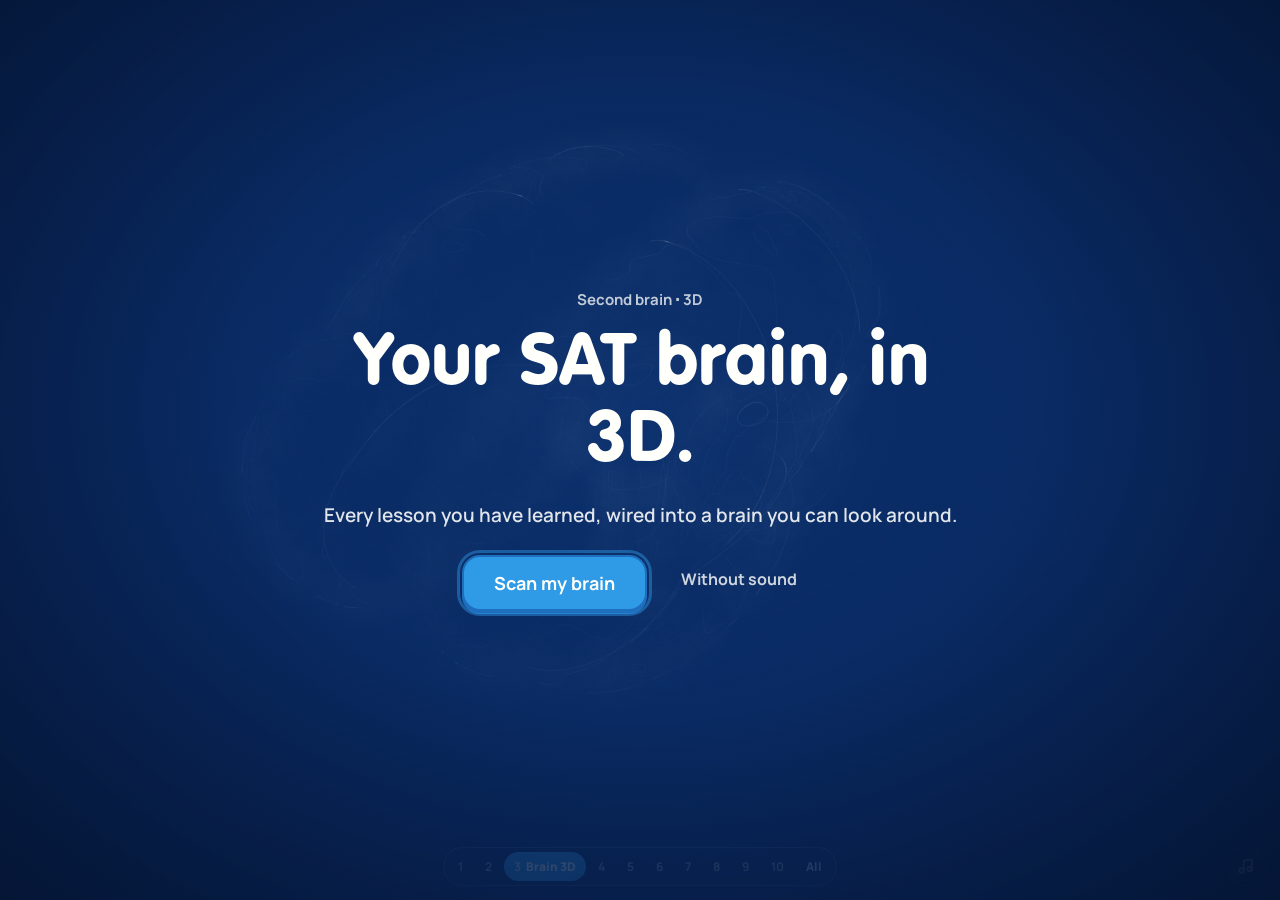
<file: brain-3d/index.html>
<!doctype html>
<html lang="en">
<head>
<meta charset="utf-8" />
<meta name="viewport" content="width=device-width, initial-scale=1, viewport-fit=cover" />
<title>Brain 3D</title>
<link rel="icon" href="data:,">
<link rel="stylesheet" href="../shared/dolphin.css">
<style>
  :root {
    color-scheme: dark;
    --prog: #FF9F43; --prog-shadow: #C2650F; --ready: #FFF44E; --ready-shadow: #D2AE00;
  }
  html, body { overflow: hidden; }
  body {
    color: var(--foam);
    background-color: #061B44;
    background-image: radial-gradient(ellipse 78% 72% at 50% 47%, #0F3878 0%, #0A2B64 40%, #071F4C 70%, #04122F 100%);
  }
  #view { position: fixed; inset: 0; width: 100%; height: 100%; display: block; touch-action: none; }

  /* Status (top-left): the one piece of chrome at rest. The back crumb joins it only inside a region. */
  .status {
    position: fixed; top: 24px; left: 24px; z-index: 20; display: grid; justify-items: start; pointer-events: none;
    opacity: 0; transform: translateY(-6px); transition: opacity 600ms ease, transform 600ms cubic-bezier(.2,.9,.3,1);
    text-shadow: 0 1px 14px rgba(5, 22, 54, 0.7);
  }
  .status.show { opacity: 1; transform: none; }
  .status-main { display: flex; align-items: baseline; gap: 8px; white-space: nowrap; }
  .status-main b { font-family: var(--font-head); font-weight: normal; font-size: 32px; line-height: 1; color: var(--foam); display: inline-block; }
  .status-main span { font-weight: 700; font-size: 16px; color: var(--mist); }
  .status-sub { margin-top: 8px; font-size: 13px; font-weight: 700; color: var(--cloud); }
  .status-sub b { color: var(--foam); display: inline-block; }
  .pop { animation: pop 520ms cubic-bezier(.2,.9,.3,1.4); }
  @keyframes pop { 0% { transform: scale(1); } 35% { transform: scale(1.18); } 100% { transform: scale(1); } }
  .hint { margin-top: 8px; font-size: 13px; font-weight: 600; color: var(--cloud); transition: opacity 900ms ease; }
  .hint.gone { opacity: 0; }
  .crumbs { margin-top: 16px; display: flex; flex-wrap: wrap; gap: 8px; align-items: center; pointer-events: auto; }
  .crumbs:empty { display: none; }
  .crumb {
    font: 800 13px/1 var(--font-body); color: var(--foam); background: rgba(10, 35, 79, 0.62);
    border: 1.5px solid rgba(158, 223, 255, 0.2); border-radius: 999px; padding: 8px 12px; cursor: pointer;
    box-shadow: 0 3px 0 rgba(0, 0, 0, 0.3); text-shadow: none; transition: transform 120ms ease, background 150ms ease;
  }
  .crumb:hover { transform: translateY(1px); background: rgba(47, 154, 230, 0.3); }
  .crumb:focus-visible { outline: 3px solid rgba(95, 198, 247, 0.5); outline-offset: 2px; }
  .here { display: inline-flex; align-items: center; gap: 8px; font-weight: 800; font-size: 13px; color: var(--foam); }
  .here i { width: 8px; height: 8px; border-radius: 50%; display: inline-block; }
  .here span { color: var(--cloud); }

  /* Hover tooltip */
  .tip {
    position: fixed; z-index: 25; pointer-events: none; max-width: 240px; left: 0; top: 0;
    background: rgba(10, 35, 79, 0.97); color: var(--foam); border: 1px solid rgba(158, 223, 255, 0.24);
    border-radius: 12px; padding: 8px 12px; font-size: 13px; font-weight: 700; line-height: 1.35;
    box-shadow: 0 4px 16px rgba(0, 0, 0, 0.3); opacity: 0; transition: opacity 90ms ease;
  }
  .tip.show { opacity: 1; }
  .tip b { display: block; font-weight: 800; font-size: 13px; }
  .tip .st { display: flex; align-items: center; gap: 8px; margin-top: 4px; font-weight: 700; font-size: 13px; }
  .tip .st i { width: 8px; height: 8px; border-radius: 50%; display: inline-block; flex: none; }
  .tip .act { display: block; margin-top: 4px; color: var(--sun); font-size: 13px; font-weight: 800; }

  /* The one recommended next step. Anchored to its neuron by script; Dolphin's 3D press button. */
  .next {
    position: fixed; left: 0; top: 0; z-index: 22; height: 36px; padding: 0 14px 0 13px; border-radius: 999px;
    display: inline-flex; align-items: center; gap: 5px; white-space: nowrap; cursor: pointer;
    font: 800 14px/1 var(--font-body); color: var(--ink);
    background: var(--prog); border: 2px solid var(--prog-shadow);
    box-shadow: 0 3px 0 var(--prog-shadow), 0 8px 22px rgba(2, 10, 30, 0.35);
    opacity: 0; pointer-events: none; will-change: transform;
    transition: opacity 260ms ease, box-shadow 120ms ease, filter 120ms ease, translate 120ms ease;
  }
  .next.ready { background: var(--ready); border-color: var(--ready-shadow); box-shadow: 0 3px 0 var(--ready-shadow), 0 8px 22px rgba(2, 10, 30, 0.35); }
  .next.show { opacity: 1; pointer-events: auto; }
  .next.hot { filter: brightness(1.06); box-shadow: 0 3px 0 var(--prog-shadow), 0 0 0 5px rgba(255, 159, 67, 0.24), 0 8px 22px rgba(2, 10, 30, 0.35); }
  .next.ready.hot { box-shadow: 0 3px 0 var(--ready-shadow), 0 0 0 5px rgba(255, 244, 78, 0.22), 0 8px 22px rgba(2, 10, 30, 0.35); }
  .next:active { translate: 0 3px; box-shadow: 0 0 0 transparent, 0 6px 18px rgba(2, 10, 30, 0.3); }
  .next:focus-visible { outline: 3px solid rgba(255, 244, 78, 0.55); outline-offset: 3px; }
  .next .k { opacity: 0.72; }
  .next .lbl { max-width: min(260px, 52vw); overflow: hidden; text-overflow: ellipsis; }
  .next .chev { font-size: 17px; margin-left: 1px; transform: translateY(-1px); }

  @media (max-width: 700px) {
    .status { top: 16px; left: 16px; right: 16px; }
    .crumb { font-size: 12px; padding: 7px 10px; }
    .next { height: 34px; font-size: 13px; padding: 0 12px 0 11px; }
  }
  @media (prefers-reduced-motion: reduce) {
    .status, .tip, .hint, .next { transition: none; }
    .pop { animation: none; }
  }
</style>
</head>
<body>
<canvas id="view" role="img" aria-label="Your second brain in 3D: every SAT lesson is a neuron inside a brain region. Move the pointer to look around; point at a region to zoom in, and away to zoom out."></canvas>

<header class="status" id="hud" aria-live="polite">
  <div class="status-main"><b id="hudFiring">0</b><span>/ <span id="hudTotal">89</span> neurons firing</span></div>
  <div class="status-sub">Projected <b id="hudScore">400</b></div>
  <div class="hint" id="hint" hidden></div>
  <nav class="crumbs" id="crumbs" aria-label="Brain path"></nav>
</header>
<button class="next" id="next" type="button"><span class="k">Next:</span><span class="lbl" id="nextLbl"></span><span class="chev" aria-hidden="true">›</span></button>
<div class="tip" id="tip"></div>

<script type="module">
/*
 * Sound design — Brain 3D (reuses the Second Brain palette: warm analog synth, synaptic clicks)
 * Music: the shared procedural score in its calm register. A low pad and heartbeat while the scan runs,
 *   a pulsing arpeggio as learned neurons switch on, the full swell at the moment the whole brain lights,
 *   then a steady pulse. setIntensity follows how much of the brain is firing and whether you are inside
 *   a region; finishing a lesson gives it a short lift.
 * SFX (score.sfx), each fired on the frame its visual happens:
 *   hover    – soft synaptic click (the pointer snaps to a neuron; a region's name appears as you lean in)
 *   select   – glassy tap (lesson card opens)                                     [lesson-card.js]
 *   back     – the same tap, lower (Esc, the back crumb, closing the card)
 *   zoomIn   – airy upward whoosh (the camera commits into a region and turns to face it)
 *   zoomOut  – the same whoosh falling (the camera pulls back to the whole brain)
 *   start    – short charge-up (Start lesson)                                      [lesson-card.js]
 *   complete – electric surge + bright chime (the neuron ignites green)            [lesson-card.js]
 *   unlock   – gentle rising spark (a dormant neuron wakes up yellow)
 *   riser    – ~2.2s sweep (every learned neuron is on; the frontier charges)
 *   intro    – deep hit + crackle (the whole brain fully lights)
 *   step     – tiny blip (a learned neuron switches on during the scan; a cascade pulse lands)
 */
import { createGraph, pct, clamp } from '../shared/graph.js';
import { mountChrome, params } from '../shared/chrome.js';
import { createLessonCard } from '../shared/lesson-card.js';

// QA: ?debug=1 records frame stats and errors into the DOM.
const dbgEl = params.has('debug') ? Object.assign(document.createElement('pre'), { id: 'dbg', hidden: true }) : null;
if (dbgEl) { document.body.append(dbgEl); addEventListener('error', (e) => { dbgEl.textContent += `ERROR ${e.message} @${e.lineno}:${e.colno}\n`; }); }

// ════════════════════════ Basics ════════════════════════
const TAU = Math.PI * 2, DEG = Math.PI / 180;
const reduceMotion = matchMedia('(prefers-reduced-motion: reduce)').matches;
const noHover = matchMedia('(hover: none)').matches;
const lerp = (a, b, t) => a + (b - a) * t;
const smooth = (t) => t * t * (3 - 2 * t);
const easeInOut = (t) => (t < 0.5 ? 4 * t * t * t : 1 - Math.pow(-2 * t + 2, 3) / 2);
const easeOut = (t) => 1 - Math.pow(1 - t, 3);
function mulberry32(a) {
  return () => { a |= 0; a = (a + 0x6D2B79F5) | 0; let t = Math.imul(a ^ (a >>> 15), 1 | a); t = (t + Math.imul(t ^ (t >>> 7), 61 | t)) ^ t; return ((t ^ (t >>> 14)) >>> 0) / 4294967296; };
}
const rand = mulberry32(0xB3A1D3);   // layout (deterministic)
const frand = Math.random;            // live simulation
function hex(c) { const v = parseInt(c.slice(1), 16); return [(v >> 16) & 255, (v >> 8) & 255, v & 255]; }
function mix(a, b, t) { const A = hex(a), B = hex(b); return '#' + A.map((v, i) => Math.round(v + (B[i] - v) * t).toString(16).padStart(2, '0')).join(''); }
function rgba(c, a) { const [r, g, b] = hex(c); return `rgba(${r},${g},${b},${a})`; }
function hash3(i, j, k) {
  let h = (Math.imul(i, 374761393) + Math.imul(j, 668265263) + Math.imul(k, 1440662683)) | 0;
  h = Math.imul(h ^ (h >>> 13), 1274126177); h ^= h >>> 16;
  return (h >>> 0) / 4294967296;
}
function vnoise3(x, y, z) {
  const i = Math.floor(x), j = Math.floor(y), k = Math.floor(z), fx = x - i, fy = y - j, fz = z - k;
  const u = fx * fx * (3 - 2 * fx), v = fy * fy * (3 - 2 * fy), w = fz * fz * (3 - 2 * fz);
  const a = lerp(lerp(hash3(i, j, k), hash3(i + 1, j, k), u), lerp(hash3(i, j + 1, k), hash3(i + 1, j + 1, k), u), v);
  const b = lerp(lerp(hash3(i, j, k + 1), hash3(i + 1, j, k + 1), u), lerp(hash3(i, j + 1, k + 1), hash3(i + 1, j + 1, k + 1), u), v);
  return lerp(a, b, w) * 2 - 1;
}
// Gyri: zero-contours of a domain-warped noise field on the cortex.
function gyri(x, y, z) {
  const S = 66, Q = S * 1.8;
  const wx = vnoise3(x / Q + 11.3, y / Q + 3.1, z / Q + 7.4), wy = vnoise3(x / Q + 5.2, y / Q + 19.7, z / Q + 1.9), wz = vnoise3(x / Q + 23.1, y / Q + 8.8, z / Q + 14.2);
  return vnoise3(x / S + 1.45 * wx, y / S + 1.45 * wy, z / S + 1.45 * wz) + 0.2 * vnoise3(x / (S * 0.45) + 40, y / (S * 0.45) + 9, z / (S * 0.45) + 3);
}

const C = {
  foam: '#FFFFFC', mist: '#D9E4F2', cloud: '#B7C0CC', wave1: '#9EDFFF', wave2: '#5FC6F7', wave3: '#2F9AE6',
  nightInk: '#0A234F', abyss: '#051636', sun: '#FFF44E', green: '#3FA669', orange: '#FF9F43',
};
const STATE = {
  mastered: { col: C.green, text: '#8FE3AE', edge: '#A9E8C1' },
  progress: { col: C.orange, text: '#FFC58C', edge: '#FFB36B' },
  ready: { col: C.sun, text: C.sun, edge: '#FFF7A0' },
  locked: { col: '#6F82A6', text: C.cloud, edge: C.cloud },
};
const HEAD = '"VAG Rundschrift D", "Manrope", system-ui, sans-serif';
const BODY = '"Manrope", system-ui, sans-serif';
const SHELL = mix(C.wave1, C.wave2, 0.3);
const GLASS = '#A9BEDC';   // unfilled glass: a neutral steel blue, so every region colour reads against it

// ════════════════════════ Brain model (world units; x: front → back, y: up, z: left → right) ════════════════════════
// Each hemisphere is a union of four deformed ellipsoids, flattened on the medial side; the cerebellum is
// two more, and the brain stem is a tapered column. Neurons live in the left hemisphere, which faces you.
const HEMI = [
  ['main', 30, 90, 118, 455, 235, 215, 0.52],
  ['front', -250, 66, 114, 236, 206, 200, 0.55],
  ['occ', 300, 66, 108, 212, 198, 182, 0.58],
  ['temp', -50, -118, 152, 292, 124, 172, 0.42],
];
const ELL = [];
for (const side of [-1, 1]) {
  for (const [key, x, y, zm, ax, ay, az, med] of HEMI) ELL.push({ key, side, c: [x, y, side * zm], a: [ax, ay, az], med, cb: false });
  ELL.push({ key: 'cb', side, c: [330, -222, side * 96], a: [160, 96, 142], med: 0.72, cb: true });
}
function ellF(E, x, y, z) {
  const dx = (x - E.c[0]) / E.a[0], dy = (y - E.c[1]) / E.a[1], rz = z - E.c[2];
  const dz = rz / (rz * E.side > 0 ? E.a[2] : E.a[2] * E.med);
  return dx * dx + dy * dy + dz * dz;
}
function ellArea(E) { const a = E.a[0], b = E.a[1], c = E.a[2] * (1 + E.med) / 2, p = 1.6075; return 4 * Math.PI * Math.pow((Math.pow(a * b, p) + Math.pow(a * c, p) + Math.pow(b * c, p)) / 3, 1 / p); }
function randDir() {
  for (;;) { const x = rand() * 2 - 1, y = rand() * 2 - 1, z = rand() * 2 - 1, d = x * x + y * y + z * z; if (d > 0.01 && d <= 1) { const k = 1 / Math.sqrt(d); return [x * k, y * k, z * k]; } }
}
// Lobes, read off the lateral surface: central sulcus slants forward, the parieto-occipital line is near-vertical.
function lobeOf(E, x, y) {
  if (E.cb) return 3;
  if (E.key === 'temp' && x < 250) return 4;
  const xc = -70 + (clamp(y, -60, 330) + 10) * (110 / 340);
  const xpo = 292 - (y - 80) * 0.12;
  return x < xc ? 0 : x < xpo ? 1 : 2;
}
const BASE = { yaw: -14 * DEG, pitch: -13 * DEG };
const ORBIT = { yaw: 35 * DEG, pitch: 20 * DEG };
const REG_AMP = 0.4;
function facingAt(yaw, pitch, nx, ny, nz) {
  const z1 = -nx * Math.sin(yaw) + nz * Math.cos(yaw);
  return -(ny * Math.sin(pitch) + z1 * Math.cos(pitch));
}

// Region palette: one saturated colour per SAT domain, kept clear of the lesson-state colours (mastered green
// #3FA669, in progress orange #FF9F43, ready yellow #FFF44E) so a neuron always reads on top of its region.
// Neighbouring lobes get contrasting hues; all sit in Dolphin's cool blue family plus one warm accent.
//   Algebra                → frontal lobe    azure    #3E9BFF
//   Advanced Math          → parietal lobe   violet   #A57BFF
//   Problem Solving & Data → occipital lobe  aqua     #2ED3E6
//   Geometry & Trig        → cerebellum      indigo   #6E79FF
//   Reading & Writing      → temporal lobe   magenta  #F062BE
const REGIONS = [
  { key: 'frontal', domain: 'Algebra', lobe: 'Frontal lobe', pose: [-30, -10], zMax: 1.9, color: '#3E9BFF', out: [-1, 0.15, 0] , short: 'Algebra' },
  { key: 'parietal', domain: 'Advanced Math', lobe: 'Parietal lobe', pose: [-6, -32], zMax: 1.9, color: '#A57BFF', out: [0, 1, 0] , short: 'Advanced Math' },
  { key: 'occipital', domain: 'Problem Solving & Data', lobe: 'Occipital lobe', pose: [30, -10], zMax: 1.9, color: '#2ED3E6', out: [1, 0.25, 0] , short: 'Problem Solving' },
  { key: 'cerebellum', domain: 'Geometry & Trig', lobe: 'Cerebellum', pose: [34, 16], zMax: 2.6, color: '#6E79FF', out: [0.7, -1, 0] , short: 'Geometry' },
  { key: 'temporal', domain: 'Reading & Writing', lobe: 'Temporal lobe', pose: [-14, 10], zMax: 1.55, color: '#F062BE', out: [-0.25, -1, 0] , short: 'Reading' },
];
REGIONS.forEach((R, i) => { R.i = i; R.pose = [R.pose[0] * DEG, R.pose[1] * DEG]; });

// A surface point on ellipsoid E from a unit direction, nudged along its normal so the shell is not perfectly smooth.
function surfacePoint(E, ux, uy, uz) {
  const az = uz * E.side > 0 ? E.a[2] : E.a[2] * E.med;
  let x = E.c[0] + ux * E.a[0], y = E.c[1] + uy * E.a[1], z = E.c[2] + uz * az;
  let nx = ux / E.a[0], ny = uy / E.a[1], nz = uz / az;
  const nl = Math.hypot(nx, ny, nz); nx /= nl; ny /= nl; nz /= nl;
  const bump = 9 * vnoise3(x / 240 + 3, y / 240 + 7, z / 240 + 1);
  return [x + nx * bump, y + ny * bump, z + nz * bump, nx, ny, nz];
}
const insideOthers = (ei, x, y, z) => { for (let j = 0; j < ELL.length; j++) if (j !== ei && ellF(ELL[j], x, y, z) < 1) return true; return false; };
// Fill points give the shell its body (and the soft haze); neuron candidates sit ~45 units under the cortex.
const fillC = [];
const nCand = REGIONS.map(() => []);
{
  const areas = ELL.map(ellArea), totalA = areas.reduce((a, b) => a + b, 0);
  ELL.forEach((E, ei) => {
    const n = Math.round(40000 * areas[ei] / totalA);
    for (let k = 0; k < n; k++) {
      const [ux, uy, uz] = randDir();
      const sp = surfacePoint(E, ux, uy, uz);
      const [x, y, z, nx, ny, nz] = sp;
      if (insideOthers(ei, x, y, z)) continue;
      const region = lobeOf(E, x, y);
      const medial = !E.cb && nz * E.side < -0.5;
      if (rand() < (medial ? 0.05 : 0.14)) fillC.push([x, y, z, nx, ny, nz, region, 1]);
      if (E.side < 0 && facingAt(BASE.yaw, BASE.pitch, nx, ny, nz) > (E.cb ? -0.05 : 0.22) && rand() < 0.45) {
        const d = 40 + rand() * 16;
        nCand[region].push([x - nx * d, y - ny * d, z - nz * d]);
      }
    }
  });
}
// Gyri: marching squares over each ellipsoid's (θ, φ) grid → contour segments in 3D, shared vertices.
// The same pass traces the region borders: the central sulcus and parieto-occipital line (zero lines of
// x − boundary(y)) and the creases where the temporal lobe and cerebellum meet the rest (zero line of the union).
const GV = [];   // vertices: [x, y, z, nx, ny, nz]
const GS = [];   // segments: [vi, vj, region, kind, base]  (kind 0 = gyrus, 2 = cerebellar folium, 3 = stem)
const GB = [];   // region borders: [vi, vj]
{
  const CELL = 12.5;
  ELL.forEach((E, ei) => {
    const mr = (E.a[0] + E.a[1] + E.a[2] * (1 + E.med) / 2) / 3;
    const nt = Math.max(16, Math.round((Math.PI * mr) / CELL)), nf = Math.max(32, Math.round((TAU * mr) / CELL));
    const P = [], val = new Float32Array((nt + 1) * nf), ok = new Uint8Array((nt + 1) * nf);
    for (let i = 0; i <= nt; i++) for (let j = 0; j < nf; j++) {
      const th = (i / nt) * Math.PI, ph = (j / nf) * TAU;
      const ux = Math.sin(th) * Math.cos(ph), uy = Math.cos(th), uz = Math.sin(th) * Math.sin(ph);
      const sp = surfacePoint(E, ux, uy, uz), id = i * nf + j;
      P[id] = sp;
      ok[id] = !insideOthers(ei, sp[0], sp[1], sp[2]) && (E.cb || sp[5] * E.side > -0.45) ? 1 : 0;
      val[id] = E.cb ? Math.sin(Math.asin(clamp(uy, -1, 1)) * 9.5 + 0.8 * vnoise3(sp[0] / 90, sp[1] / 90, sp[2] / 90)) : gyri(sp[0], sp[1], sp[2]);
    }
    function march(vals, cellOk, emit) {
      const cache = new Map();
      const vert = (a, b) => {
        const key = a < b ? a * 1e6 + b : b * 1e6 + a;
        let v = cache.get(key);
        if (v !== undefined) return v;
        const t = vals[a] / (vals[a] - vals[b]), A = P[a], B = P[b];
        let nx = lerp(A[3], B[3], t), ny = lerp(A[4], B[4], t), nz = lerp(A[5], B[5], t);
        const nl = Math.hypot(nx, ny, nz) || 1;
        v = GV.length; GV.push([lerp(A[0], B[0], t), lerp(A[1], B[1], t), lerp(A[2], B[2], t), nx / nl, ny / nl, nz / nl]);
        cache.set(key, v);
        return v;
      };
      const seg = (a, b, c, d) => emit(vert(a, b), vert(c, d));
      for (let i = 0; i < nt; i++) for (let j = 0; j < nf; j++) {
        const j1 = (j + 1) % nf, tl = i * nf + j, tr = i * nf + j1, br = (i + 1) * nf + j1, bl = (i + 1) * nf + j;
        if (!cellOk(tl, tr, br, bl)) continue;
        const c = (vals[tl] > 0 ? 8 : 0) | (vals[tr] > 0 ? 4 : 0) | (vals[br] > 0 ? 2 : 0) | (vals[bl] > 0 ? 1 : 0);
        if (c === 0 || c === 15) continue;
        switch (c) {
          case 1: case 14: seg(tl, bl, bl, br); break;
          case 2: case 13: seg(bl, br, tr, br); break;
          case 3: case 12: seg(tl, bl, tr, br); break;
          case 4: case 11: seg(tl, tr, tr, br); break;
          case 6: case 9: seg(tl, tr, bl, br); break;
          case 7: case 8: seg(tl, bl, tl, tr); break;
          case 5: seg(tl, bl, tl, tr); seg(bl, br, tr, br); break;
          case 10: seg(tl, tr, tr, br); seg(tl, bl, bl, br); break;
        }
      }
    }
    const allOk = (a, b, c, d) => ok[a] && ok[b] && ok[c] && ok[d];
    march(val, allOk, (va, vb) => {
      const A = GV[va], B = GV[vb];
      GS.push([va, vb, lobeOf(E, (A[0] + B[0]) / 2, (A[1] + B[1]) / 2), E.cb ? 2 : 0, E.cb ? 0.8 : 0.95]);
    });
    const bv = new Float32Array(P.length);
    if (!E.cb && E.key !== 'temp') {
      for (const fx of [(q) => q[0] - (-70 + (clamp(q[1], -60, 330) + 10) * (110 / 340)), (q) => q[0] - (292 - (q[1] - 80) * 0.12)]) {
        P.forEach((q, id) => { bv[id] = fx(q); });
        march(bv, allOk, (va, vb) => GB.push([va, vb]));
      }
    } else {
      P.forEach((q, id) => { let m = Infinity; for (let j = 0; j < ELL.length; j++) if (j !== ei && !(E.cb && ELL[j].cb)) m = Math.min(m, ellF(ELL[j], q[0], q[1], q[2])); bv[id] = m - 1; });
      const lateral = (id) => E.cb || P[id][5] * E.side > -0.45;
      march(bv, (a, b, c, d) => lateral(a) && lateral(b) && lateral(c) && lateral(d), (va, vb) => GB.push([va, vb]));
    }
  });
}
// Brain stem: a few longitudinal lines on a tapered column, fading downward.
for (let k = 0; k < 10; k++) {
  const th = (k / 10) * TAU + 0.2;
  let prev = -1;
  for (let i = 0; i <= 14; i++) {
    const t = i / 14, r = lerp(54, 38, t), x = lerp(150, 116, t) + Math.cos(th) * r, y = lerp(-150, -440, t), z = Math.sin(th) * r * 0.9;
    let inside = false;
    for (const E of ELL) if (ellF(E, x, y, z) < 1) { inside = true; break; }
    if (inside) { prev = -1; continue; }
    const v = GV.length; GV.push([x, y, z, Math.cos(th), 0, Math.sin(th)]);
    if (prev >= 0) GS.push([prev, v, -1, 3, 0.75 * (1 - 0.85 * t)]);
    prev = v;
  }
}
const NGV = GV.length;
const GVX = new Float32Array(NGV), GVY = new Float32Array(NGV), GVF = new Float32Array(NGV), GVZ = new Float32Array(NGV);
const MAXP = 2600;
const PX = new Float32Array(MAXP), PY = new Float32Array(MAXP), PZ = new Float32Array(MAXP);
const NX = new Float32Array(MAXP), NY = new Float32Array(MAXP), NZ = new Float32Array(MAXP);
const PRg = new Int8Array(MAXP), PK = new Uint8Array(MAXP), PB = new Float32Array(MAXP), PS = new Float32Array(MAXP);
let NP = 0;
{
  const gkey = (ix, iy, iz) => ((ix + 512) * 1024 + (iy + 512)) * 1024 + (iz + 512);
  function makeGrid(cell) { return { cell, m: new Map() }; }
  function far(G, x, y, z, d) {
    const c = G.cell, ix = Math.floor(x / c), iy = Math.floor(y / c), iz = Math.floor(z / c), r = Math.ceil(d / c), d2 = d * d;
    for (let a = -r; a <= r; a++) for (let b = -r; b <= r; b++) for (let e = -r; e <= r; e++) {
      const arr = G.m.get(gkey(ix + a, iy + b, iz + e));
      if (arr) for (const p of arr) { const dx = p[0] - x, dy = p[1] - y, dz = p[2] - z; if (dx * dx + dy * dy + dz * dz < d2) return false; }
    }
    return true;
  }
  function put(G, p) { const c = G.cell, k = gkey(Math.floor(p[0] / c), Math.floor(p[1] / c), Math.floor(p[2] / c)); let a = G.m.get(k); if (!a) G.m.set(k, (a = [])); a.push(p); }
  const coarse = makeGrid(20);
  const add = (p, bright, size) => {
    if (NP >= MAXP) return;
    PX[NP] = p[0]; PY[NP] = p[1]; PZ[NP] = p[2]; NX[NP] = p[3]; NY[NP] = p[4]; NZ[NP] = p[5];
    PRg[NP] = p[6]; PK[NP] = p[7]; PB[NP] = bright; PS[NP] = size; NP++;
  };
  for (const p of fillC) if (far(coarse, p[0], p[1], p[2], 20)) { put(coarse, p); add(p, 0.5, 0.95); }
  // Brain stem: a tapered column under the cerebrum, fading downward.
  for (let k = 0; k < 90 && NP < MAXP; k++) {
    const t = rand(), th = rand() * TAU, r = lerp(54, 38, t);
    const cx = lerp(150, 116, t), cy = lerp(-150, -440, t);
    const p = [cx + Math.cos(th) * r, cy, Math.sin(th) * r * 0.9, Math.cos(th), 0, Math.sin(th), -1, 3];
    let inside = false;
    for (const E of ELL) if (ellF(E, p[0], p[1], p[2]) < 1) { inside = true; break; }
    if (!inside) add(p, 0.55 * (1 - 0.75 * t), 1.05);
  }
}
const SXa = new Float32Array(NP), SYa = new Float32Array(NP), SFa = new Float32Array(NP);
// Volume samples: the "liquid". Points inside each region's volume (own RNG, so the neuron layout is unchanged).
// Splatted below the level they read as a solid, thickness-weighted glow with a flat surface.
const VX = [], VY = [], VZ = [], VR = [], VPH = [];
{
  const vr = mulberry32(0x5A17C0DE), cell = 46, grid = new Map();
  const key = (x, y, z) => ((Math.floor(x / cell) + 64) * 128 + (Math.floor(y / cell) + 64)) * 128 + (Math.floor(z / cell) + 64);
  for (let k = 0; k < 26000; k++) {
    const x = -500 + vr() * 1020, y = -330 + vr() * 670, z = -340 + vr() * 680;
    let E = null;
    for (const e of ELL) if (ellF(e, x, y, z) < 0.9) { if (!E || e.cb || e.key === 'temp') E = e; }
    if (!E) continue;
    const region = E.cb ? 3 : E.key === 'temp' && y < -30 && x < 250 ? 4 : lobeOf(ELL.find((e) => e.key === 'main' && e.side === E.side), x, y);
    let near = false;
    const ix = Math.floor(x / cell), iy = Math.floor(y / cell), iz = Math.floor(z / cell);
    for (let a = -1; a <= 1 && !near; a++) for (let b = -1; b <= 1 && !near; b++) for (let c = -1; c <= 1 && !near; c++) {
      const arr = grid.get(((ix + a + 64) * 128 + (iy + b + 64)) * 128 + (iz + c + 64));
      if (arr) for (const q of arr) if ((q[0] - x) ** 2 + (q[1] - y) ** 2 + (q[2] - z) ** 2 < cell * cell) { near = true; break; }
    }
    if (near) continue;
    const kk = key(x, y, z); let arr = grid.get(kk); if (!arr) grid.set(kk, (arr = [])); arr.push([x, y, z]);
    VX.push(x); VY.push(y); VZ.push(z); VR.push(region); VPH.push(vr() * TAU);
  }
}
const NV = VX.length;
const PH = new Float32Array(NP);
for (let i = 0; i < NP; i++) PH[i] = hash3(i, 7, 3) * TAU;
// Mastery as a rising liquid: each region fills from its lowest point up. The level for mastery m is the
// m-quantile of the region's shell heights, so the filled share of the region is exactly its mastery.
for (const R of REGIONS) {
  const ys = [];
  for (let i = 0; i < NP; i++) if (PRg[i] === R.i) ys.push(PY[i]);
  for (const sg of GS) if (sg[2] === R.i) ys.push((GV[sg[0]][1] + GV[sg[1]][1]) / 2);
  ys.sort((a, b) => a - b);
  R.yq = Array.from({ length: 101 }, (_, k) => ys[Math.round((k / 100) * (ys.length - 1))]);
  R.yMin = ys[0];
  R.fillM = 0; R.fillAnim = null;
}
function levelFor(R, m) {
  if (m <= 0.003) return -1e4;
  if (m >= 0.995) return 1e4;
  const f = m * 100, k = Math.floor(f);
  return lerp(R.yq[k], R.yq[Math.min(100, k + 1)], f - k);
}

// ════════════════════════ Graph → regions, topics, neurons ════════════════════════
const graph = createGraph();
const root = graph.root;
const NB = new Map();
const lessons = [];
const topics = [];
const leafGroupsOf = (n) => (n.children.length && n.children.every((c) => !c.children.length) ? [n] : n.children.flatMap(leafGroupsOf));
const d2 = (a, b) => (a[0] - b[0]) ** 2 + (a[1] - b[1]) ** 2 + (a[2] - b[2]) ** 2;
const mean3 = (pts) => { const m = [0, 0, 0]; for (const p of pts) { m[0] += p[0]; m[1] += p[1]; m[2] += p[2]; } return m.map((v) => v / Math.max(1, pts.length)); };

function kmeans3(points, k, iters = 24) {
  const cents = [points[Math.floor(rand() * points.length)].slice()];
  while (cents.length < k) {
    let sum = 0;
    const dd = points.map((p) => { let m = Infinity; for (const c of cents) m = Math.min(m, d2(p, c)); sum += m; return m; });
    let r = rand() * sum, idx = 0;
    for (; idx < points.length - 1; idx++) { r -= dd[idx]; if (r <= 0) break; }
    cents.push(points[idx].slice());
  }
  const assign = new Int32Array(points.length);
  for (let it = 0; it < iters; it++) {
    const acc = cents.map(() => [0, 0, 0, 0]);
    points.forEach((p, i) => {
      let b = 0, bd = Infinity;
      for (let c = 0; c < k; c++) { const d = d2(p, cents[c]); if (d < bd) { bd = d; b = c; } }
      assign[i] = b; acc[b][0] += p[0]; acc[b][1] += p[1]; acc[b][2] += p[2]; acc[b][3]++;
    });
    acc.forEach((a, c) => { if (a[3]) cents[c] = [a[0] / a[3], a[1] / a[3], a[2] / a[3]]; });
  }
  return { cents, assign };
}
function principal(pts, c) {
  let xx = 0, xy = 0, xz = 0, yy = 0, yz = 0, zz = 0;
  for (const p of pts) { const dx = p[0] - c[0], dy = p[1] - c[1], dz = p[2] - c[2]; xx += dx * dx; xy += dx * dy; xz += dx * dz; yy += dy * dy; yz += dy * dz; zz += dz * dz; }
  let v = [1, 0.35, 0.1];
  for (let i = 0; i < 30; i++) { const n = [xx * v[0] + xy * v[1] + xz * v[2], xy * v[0] + yy * v[1] + yz * v[2], xz * v[0] + yz * v[1] + zz * v[2]]; const l = Math.hypot(...n) || 1; v = n.map((q) => q / l); }
  return v;
}
function makeNeuron(l, R, G, p) {
  const N = {
    n: l, R, G, T: null, p, seed: rand(), adj: [],
    sx: -1e4, sy: -1e4, zc: 1e4, f: 1, a: 0, rpx: 4, hl: 0, spike: 0, ignite: 0, wake: 0, ping: 0, charge: 0,
    fromKey: null, fade: 0, hold: null, holdUntil: 0, on: true, onAt: 0, revealed: false,
  };
  NB.set(l.id, N); lessons.push(N);
  return N;
}
for (const R of REGIONS) {
  const dom = graph.domains.find((d) => d.label === R.domain);
  R.dom = dom; dom.R = R;
  R.hue = R.color; R.light = mix(R.hue, C.foam, 0.45);
  const cand = nCand[R.i];
  const groups = leafGroupsOf(dom);
  const { cents, assign } = kmeans3(cand, groups.length);
  const rc = mean3(cand);
  // Visit cluster cells along a nearest-neighbour path so consecutive groups sit side by side.
  const left = cents.map((_, i) => i);
  let cur = left.reduce((b, i) => (d2(cents[i], rc) > d2(cents[b], rc) ? i : b), 0);
  const order = [];
  while (left.length) {
    left.splice(left.indexOf(cur), 1); order.push(cur);
    if (!left.length) break;
    cur = left.reduce((b, i) => (d2(cents[i], cents[cur]) < d2(cents[b], cents[cur]) ? i : b), left[0]);
  }
  const used = new Uint8Array(cand.length), placedN = [];
  let prevC = rc;
  R.neurons = [];
  groups.forEach((g, gi) => {
    const ci = order[gi], c = cents[ci];
    const cell = cand.filter((_, i) => assign[i] === ci);
    let ax = principal(cell, c);
    if ((prevC[0] - c[0]) * ax[0] + (prevC[1] - c[1]) * ax[1] + (prevC[2] - c[2]) * ax[2] > 0) ax = ax.map((v) => -v);
    const n = g.children.length, sp = 40;
    const G = { node: g, lessons: [] };
    g.children.forEach((l, k) => {
      const o = (k - (n - 1) / 2) * sp, want = [c[0] + ax[0] * o, c[1] + ax[1] * o, c[2] + ax[2] * o];
      // Snap to the nearest free candidate that keeps breathing room, so every neuron sits under the cortex.
      let best = -1, bd = Infinity, any = -1, ad = Infinity;
      for (let i = 0; i < cand.length; i++) {
        if (used[i]) continue;
        const d = d2(cand[i], want);
        if (d < ad) { ad = d; any = i; }
        if (d >= bd) continue;
        let ok = true;
        for (const q of placedN) if (d2(cand[i], q.p) < (q.G === G ? 30 * 30 : 40 * 40)) { ok = false; break; }
        if (ok) { bd = d; best = i; }
      }
      const pick = best >= 0 && bd < 120 * 120 ? best : any;
      used[pick] = 1;
      const N = makeNeuron(l, R, G, cand[pick].slice());
      placedN.push(N); G.lessons.push(N); R.neurons.push(N);
    });
    g.G = G;
    prevC = c;
  });
  for (const t of dom.children) {
    const ls = leafGroupsOf(t).flatMap((g) => g.G.lessons);
    const T = { node: t, R, lessons: ls, c: mean3(ls.map((N) => N.p)), la: 0, sx: 0, sy: 0 };
    for (const N of ls) N.T = T;
    t.T = T; topics.push(T);
  }
  R.c = mean3(R.neurons.map((N) => N.p));
  // Hit-test samples: the subsurface layer of this lobe plus its neurons.
  R.samples = cand.map((p) => ({ p, sx: 0, sy: 0 }));
  Object.assign(R, { vis: 1, tVis: 1, tint: 0, tTint: 0, sx: 0, sy: 0, rS: 60, ext: null, seen: false });
}

// ════════════════════════ Synapses ════════════════════════
const edges = [];
const edgeKeys = new Set();
function addEdge(a, b, kind) {
  const key = [a.n.id, b.n.id].sort((x, y) => x - y).join('|');
  if (a === b || edgeKeys.has(key)) return null;
  edgeKeys.add(key);
  const e = { a, b, kind, len: Math.sqrt(d2(a.p, b.p)), pts: null, sp: null };
  edges.push(e); a.adj.push({ e, out: true }); b.adj.push({ e, out: false });
  return e;
}
for (const R of REGIONS) {
  const groups = leafGroupsOf(R.dom).map((g) => g.G);
  groups.forEach((G, gi) => {
    for (let k = 1; k < G.lessons.length; k++) addEdge(G.lessons[k - 1], G.lessons[k], 'ladder');
    if (gi > 0) { const prev = groups[gi - 1].lessons; addEdge(prev[prev.length - 1], G.lessons[0], 'chain'); }
  });
}
// Long tracts between regions (prerequisites that cross domains), arcing through the white matter.
const byLabel = (s) => lessons.find((N) => N.n.label === s);
[
  ['Write y = mx + b', 'Exponential vs linear'], ['Rate of change', 'Unit rates'], ['Slope from two points', 'Line of best fit'],
  ['Read the vertex', 'Circle equations'], ['Parallel & perpendicular', 'Parallel lines & transversals'],
  ['Quantitative evidence', 'Scatterplots'], ['Words in context', 'Functions in context'], ['Proportions', 'Similar triangles'],
].forEach(([a, b]) => {
  const A = byLabel(a), B = byLabel(b);
  if (!A || !B) return;
  const e = addEdge(A, B, 'tract');
  if (!e) return;
  const m = mean3([A.p, B.p]), inner = [m[0] * 0.7, m[1] * 0.6 - 20, -70];
  const c = [lerp(m[0], inner[0], 0.65), lerp(m[1], inner[1], 0.65), lerp(m[2], inner[2], 0.65)];
  e.pts = [];
  for (let i = 0; i <= 16; i++) {
    const t = i / 16, u = 1 - t;
    e.pts.push([u * u * A.p[0] + 2 * u * t * c[0] + t * t * B.p[0], u * u * A.p[1] + 2 * u * t * c[1] + t * t * B.p[1], u * u * A.p[2] + 2 * u * t * c[2] + t * t * B.p[2]]);
  }
  e.sp = new Float32Array(e.pts.length * 3);
  let L = 0; for (let i = 1; i < e.pts.length; i++) L += Math.sqrt(d2(e.pts[i], e.pts[i - 1]));
  e.len = L;
});

// ════════════════════════ States ════════════════════════
function vkey(N) {
  if (!N.on) return 'off';
  const s = N.hold || N.n.state;
  if (s === 'mastered') return 'mastered';
  if (s === 'frontier') return N.n.progress > 0 ? 'progress' : 'ready';
  return 'locked';
}
const isFrontierKey = (k) => k === 'progress' || k === 'ready';
function edgeState(e) {
  const a = vkey(e.a), b = vkey(e.b);
  if (a === 'mastered' && b === 'mastered') return 'live';
  if ((a === 'mastered' && isFrontierKey(b)) || (b === 'mastered' && isFrontierKey(a))) return 'charging';
  return 'dormant';
}
// The one recommended next lesson: the furthest-along lesson in progress, else the first ready one.
function pickNext() {
  const prog = graph.frontierLessons().filter((l) => l.progress > 0).sort((a, b) => b.progress - a.progress);
  return prog[0] || graph.journey().find((l) => l.state === 'frontier') || null;
}

// ════════════════════════ Canvas, viewport, camera ════════════════════════
const cv = document.getElementById('view'), ctx = cv.getContext('2d');
let W = 0, H = 0, DPR = 1;
const safe = { list: [], at: 0 };
function resize() {
  W = innerWidth; H = innerHeight; DPR = Math.min(devicePixelRatio || 1, 2);
  cv.width = Math.round(W * DPR); cv.height = Math.round(H * DPR);
  safe.at = 0;
}
addEventListener('resize', resize);
resize();
let cardOpen = false;
const narrow = () => W < 700;
let focus = root;
function viewport() {
  const n = narrow();
  const padX = n ? 12 : clamp(W * 0.04, 24, 64);
  const padTop = n ? (focus === root ? 116 : 168) : focus === root ? 104 : 150;
  const padBot = n ? (cardOpen ? 330 : 96) : 88;
  const padRight = cardOpen && W >= 900 ? 400 : padX;
  const v = { x: padX, y: padTop, w: Math.max(80, W - padX - padRight), h: Math.max(80, H - padTop - padBot) };
  v.cx = v.x + v.w / 2; v.cy = v.y + v.h / 2;
  return v;
}
let VP = viewport();

// One projection: translate to the target, yaw about y, pitch about the camera's x, then perspective.
const V = { cyw: 1, syw: 0, cp: 1, sp: 0, tx: 0, ty: 0, tz: 0, s: 1, D: 2600, ox: 0, oy: 0 };
function setView(v, yaw, pitch, tx, ty, tz, s, D, ox, oy) {
  v.cyw = Math.cos(yaw); v.syw = Math.sin(yaw); v.cp = Math.cos(pitch); v.sp = Math.sin(pitch);
  v.tx = tx; v.ty = ty; v.tz = tz; v.s = s; v.D = D; v.ox = ox; v.oy = oy;
}
const PO = { x: 0, y: 0, z: 0, f: 1 };
function project(v, x, y, z, out = PO) {
  x -= v.tx; y -= v.ty; z -= v.tz;
  const x1 = x * v.cyw + z * v.syw, z1 = -x * v.syw + z * v.cyw;
  const y2 = y * v.cp - z1 * v.sp, zc = y * v.sp + z1 * v.cp + v.D, f = (v.s * v.D) / Math.max(60, zc);
  out.x = v.ox + x1 * f; out.y = v.oy - y2 * f; out.z = zc; out.f = f;
  return out;
}
const D_ROOT = 2600, D_REG = 1500;
// Root target: the centre of the brain's bounding box, a little behind the cortex the neurons sit in.
let ROOT_T;
{
  let x0 = Infinity, x1 = -Infinity, y0 = Infinity, y1 = -Infinity;
  for (let i = 0; i < NP; i++) { x0 = Math.min(x0, PX[i]); x1 = Math.max(x1, PX[i]); y0 = Math.min(y0, PY[i]); y1 = Math.max(y1, PY[i]); }
  ROOT_T = [(x0 + x1) / 2, (y0 + y1) / 2 + 30, -90];
}
// Fit extents at s = 1 (projection is linear in s), over every pose the orbit can reach, so nothing ever clips.
function extents(pts, yaw, pitch, amp, t, D) {
  const v = {}, o = {};
  let mx = 1, my = 1;
  for (const dy of [-1, 0, 1]) for (const dp of [-1, 0, 1]) {
    setView(v, yaw + dy * ORBIT.yaw * amp, pitch + dp * ORBIT.pitch * amp, t[0], t[1], t[2], 1, D, 0, 0);
    for (const p of pts) { project(v, p[0], p[1], p[2], o); mx = Math.max(mx, Math.abs(o.x)); my = Math.max(my, Math.abs(o.y)); }
  }
  return { mx, my };
}
const ROOT_EXT = (() => { const pts = []; for (let i = 0; i < NP; i += 2) pts.push([PX[i], PY[i], PZ[i]]); return extents(pts, BASE.yaw, BASE.pitch, reduceMotion ? 0.45 : 1, ROOT_T, D_ROOT); })();
for (const R of REGIONS) R.ext = extents(R.neurons.map((N) => N.p), R.pose[0], R.pose[1], REG_AMP, R.c, D_REG);

function frameFor(nav) {
  if (nav === root) {
    const s = Math.min((VP.w / 2) / ROOT_EXT.mx, (VP.h / 2) / ROOT_EXT.my);
    return { yaw: BASE.yaw, pitch: BASE.pitch, tx: ROOT_T[0], ty: ROOT_T[1], tz: ROOT_T[2], s, D: D_ROOT, ox: VP.cx, oy: VP.cy };
  }
  const R = nav.R, n = narrow();
  const padX = n ? 28 : 140, padY = n ? 36 : 56;
  const s = Math.min(Math.max(30, VP.w / 2 - padX) / R.ext.mx, Math.max(30, VP.h / 2 - padY) / R.ext.my, R.zMax * (n ? 0.62 : 1));
  return { yaw: R.pose[0], pitch: R.pose[1], tx: R.c[0], ty: R.c[1], tz: R.c[2], s, D: D_REG, ox: VP.cx, oy: VP.cy };
}
function blend(a, b, t) {
  const o = {};
  for (const k of ['yaw', 'pitch', 'tx', 'ty', 'tz', 'D', 'ox', 'oy']) o[k] = lerp(a[k], b[k], t);
  o.s = a.s * Math.pow(b.s / a.s, t);
  return o;
}
const CAMK = ['yaw', 'pitch', 'tx', 'ty', 'tz', 'ls', 'D', 'ox', 'oy'];
const cam = { yaw: 0, pitch: 0, tx: 0, ty: 0, tz: 0, ls: 0, D: D_ROOT, ox: 0, oy: 0 };
const camV = Object.fromEntries(CAMK.map((k) => [k, 0]));
const orb = { yaw: 0, pitch: 0 }, orbV = { yaw: 0, pitch: 0 }, orbT = { yaw: 0, pitch: 0 };
const drift = { w: 0, t: 0 };
const CAM_W = reduceMotion ? 60 : 8.5;   // zoom moves: critically damped, ~0.55s
const ORB_W = 15;                         // look-around: critically damped, ~0.3s
function spring(obj, vel, keys, target, w, dt) {
  const steps = Math.max(1, Math.ceil(dt * 240)), h = dt / steps;
  for (const k of keys) {
    let x = obj[k], v = vel[k];
    const T = target[k];
    for (let i = 0; i < steps; i++) { v += (w * w * (T - x) - 2 * w * v) * h; x += v * h; }
    obj[k] = x; vel[k] = v;
  }
}
function snapCamera() {
  VP = viewport();
  computeTargets(1);
  for (const R of REGIONS) { R.vis = R.tVis; R.tint = R.tTint; R.fillM = fillTarget(R); R.fillAnim = null; }
  const f = camTarget();
  for (const k of CAMK) { cam[k] = k === 'ls' ? Math.log(f.s) : f[k]; camV[k] = 0; }
  orb.yaw = orbT.yaw; orb.pitch = orbT.pitch; orbV.yaw = orbV.pitch = 0;
}

// ════════════════════════ Navigation (pointer proximity, lean → commit) ════════════════════════
const DWELL = { in: 260, out: 200, side: 300 };
const LEAN = { in: 0.36, out: 0.3, side: 0.3 };
const SETTLE_MS = 420;
const NAV = [root, ...graph.domains];
for (const n of NAV) { n._prox = 0; n._tProx = 0; }
let leanNode = null, leanType = null, hoverLeaf = null, forcedHover = null, selected = null;
let pending = null, lockUntil = 0, clock = performance.now(), navOn = false, lastCardClose = 0;
let nextN = null;
const pointer = { x: -1, y: -1, in: false, real: false, parked: false, overUI: false, lastMoveAt: 0, travel: 0, speed: 0 };
const nav = { rearmed: true, heard: null, sinceRest: 0, lastInside: null };
const pill = { el: document.getElementById('next'), lbl: document.getElementById('nextLbl'), x: 0, y: 0, vx: 0, vy: 0, w: 0, h: 36, side: -1, shown: false, init: false, glideUntil: 0, rect: null, near: false, hot: false, lesson: null };

function edgeP() {
  const d = Math.min(pointer.x, W - pointer.x, pointer.y, H - pointer.y);
  return 1 - clamp((d - 10) / 56, 0, 1);
}
// Which region is under a screen point: nearest projected subsurface sample (or neuron), scaled with zoom.
function regionAt(px, py) {
  const rad = Math.max(26, 58 * V.s);
  let best = null, bd = rad * rad;
  for (const R of REGIONS) {
    if (R.vis < 0.2) continue;
    for (const S of R.samples) { const d = (S.sx - px) ** 2 + (S.sy - py) ** 2; if (d < bd) { bd = d; best = R; } }
    for (const N of R.neurons) { const d = (N.sx - px) ** 2 + (N.sy - py) ** 2; if (d < bd) { bd = d; best = R; } }
  }
  return best;
}
function distToRegion(R, px, py) {
  let bd = Infinity;
  for (const S of R.samples) bd = Math.min(bd, (S.sx - px) ** 2 + (S.sy - py) ** 2);
  for (const N of R.neurons) bd = Math.min(bd, (N.sx - px) ** 2 + (N.sy - py) ** 2);
  return Math.sqrt(bd);
}
function evalPointer() {
  if (!pointer.in || !pointer.real || pointer.overUI || cardOpen) return null;
  const px = pointer.x, py = pointer.y;
  const here = regionAt(px, py);
  let best = null;
  const consider = (node, type, p, inside, prio) => {
    const score = inside ? 10 + prio : p;
    if (score > 0.002 && (!best || score > best.score)) best = { node, type, p, inside, score };
  };
  if (focus === root) {
    if (here) {
      const d = Math.hypot(px - here.sx, py - here.sy), core = here.rS * 0.5;
      consider(here.dom, 'in', 0.3 + 0.7 * (1 - clamp((d - core) / (here.rS * 0.9), 0, 1)), d <= core, 0.5);
    }
    return best;
  }
  const F = focus.R, e = edgeP();
  const dOut = here === F ? 0 : distToRegion(F, px, py);
  const p = clamp((dOut - 30) / 110, 0, 1);
  // The viewport edge always means "back out", even when a neighbouring lobe is under the pointer.
  if (e > 0.45) consider(root, 'out', e, e >= 0.85, 0.3);
  else if (here && here !== F) consider(here.dom, 'side', p, p >= 1, 0.2);
  else if (!here) consider(root, 'out', p, p >= 1, 0.1);
  return best;
}
function leafAt(px, py, keep) {
  // Snap to the nearest neuron within ~28px. Zoomed out, only frontier neurons (the clickable ones) snap
  // from that far; the rest need a near-direct hit, so sweeping across the brain stays calm.
  const atRoot = focus === root;
  let hit = null, bd = Infinity;
  for (const N of lessons) {
    if (!N.revealed || N.a < 0.3 || (!atRoot && N.R !== focus.R)) continue;
    const k = vkey(N), big = N === nextN;
    const r = !atRoot || isFrontierKey(k) ? Math.max(28, N.rpx + 8) : N.rpx + 5;
    const d = Math.hypot(px - N.sx, py - N.sy) - (big ? 6 : 0);
    if (d <= r && d < bd) { bd = d; hit = N; }
  }
  if (!hit && keep && keep.a > 0.3 && Math.hypot(px - keep.sx, py - keep.sy) <= Math.max(36, keep.rpx + 14)) hit = keep;
  return hit;
}
function updateHover() {
  const prev = hoverLeaf;
  hoverLeaf = navOn && pointer.in && pointer.real && !pointer.overUI ? leafAt(pointer.x, pointer.y, prev) : null;
  if (!hoverLeaf && forcedHover) hoverLeaf = forcedHover;
  if (hoverLeaf && hoverLeaf !== prev && pointer.real) score.sfx('hover');
  updateTip();
}
function setCursor() {
  const clickable = hoverLeaf || (pointer.in && navOn && !cardOpen && focus === root && regionAt(pointer.x, pointer.y));
  cv.style.cursor = clickable ? 'pointer' : 'default';
}
function handlePointer(now) {
  updateHover();
  if (!nav.rearmed && now > lockUntil && now - pointer.lastMoveAt > 220) { nav.rearmed = true; nav.sinceRest = 0; }
  const hit = navOn ? evalPointer() : null;
  leanNode = hit ? hit.node : null;
  leanType = hit ? hit.type : null;
  for (const n of NAV) n._tProx = 0;
  if (leanNode) leanNode._tProx = hit.inside ? 1 : smooth(hit.p);
  if (leanNode && leanType === 'in' && nav.heard !== leanNode) { nav.heard = leanNode; score.sfx('hover'); }
  if (!leanNode) nav.heard = null;
  // A click target under the pointer (a frontier neuron, the Next callout, or any neuron inside a region)
  // pins the view: the camera never commits a move out from under a click.
  const pinned = pill.near || (hoverLeaf && !forcedHover && (focus !== root || isFrontierKey(vkey(hoverLeaf))));
  if (now - pointer.lastMoveAt > 40) pointer.speed *= 0.8;
  // Dwell means settling inside the target: moving through a region (to look around) only leans, it never commits.
  const sweeping = pointer.speed > 170;
  // A dwell only starts when the pointer *arrives* in a target by moving there; resting inside one (after a
  // zoom, or on load) and then leaving never commits.
  const insideNode = hit && hit.inside ? hit.node : null;
  if (insideNode && now >= lockUntil && !pinned) {
    const arrived = insideNode !== nav.lastInside && now - pointer.lastMoveAt < 150 && pointer.travel >= 6;
    if (arrived || (pending && pending.node === insideNode && sweeping)) pending = { node: insideNode, since: now };
    const deliberate = hit.type === 'out' ? nav.rearmed && nav.sinceRest >= 24 : nav.rearmed || pointer.travel >= 160;
    if (pending && pending.node === insideNode && deliberate && now - pending.since >= DWELL[hit.type]) setFocus(insideNode);
  } else pending = null;
  nav.lastInside = insideNode;
  setCursor();
}
function setFocus(n, opts = {}) {
  if (!n || n === focus || n.depth > 1) return;
  const deeper = n.depth > focus.depth;
  if (dbgEl) dbgEl.textContent += `FOCUS ${n.label} ptr=${Math.round(pointer.x)},${Math.round(pointer.y)} speed=${Math.round(pointer.speed)} travel=${Math.round(pointer.travel)}\n`;
  focus = n;
  lockUntil = clock + (reduceMotion ? 120 : SETTLE_MS);
  pointer.travel = 0; pending = null; nav.rearmed = false; nav.heard = null; nav.lastInside = n === root ? null : root;
  renderCrumbs();
  if (!opts.quiet) score.sfx(opts.sound || (deeper ? 'zoomIn' : 'zoomOut'));
  if (n !== root) { n.R.seen = true; dismissHint(); }
  safe.at = 0;
}

function computeTargets(dt) {
  const F = focus, p = leanNode ? leanNode._prox : 0;
  for (const R of REGIONS) {
    if (F === root) {
      R.tVis = 1; R.tTint = 0;
      if (leanNode && leanNode.depth === 1) { if (leanNode.R === R) R.tTint = p; else R.tVis = 1 - 0.28 * p; }
    } else if (R === F.R) { R.tVis = 1; R.tTint = 1; }
    else {
      R.tVis = 0.24; R.tTint = 0;
      if (leanType === 'side' && leanNode.R === R) { R.tVis += 0.5 * p; R.tTint = 0.6 * p; }
      if (leanType === 'out') R.tVis += 0.5 * p;
    }
  }
}
function camTarget() {
  let t = frameFor(focus);
  if (leanNode && leanNode._prox > 0.001 && leanNode !== focus) t = blend(t, frameFor(leanNode), LEAN[leanType] * leanNode._prox);
  t.yaw += intro.yawOff; t.pitch += intro.pitchOff; t.s *= intro.sMul;
  return t;
}
let rootT = 1;
// How full each region is: its mastery, built up neuron by neuron during the intro.
function fillTarget(R) {
  if (!intro.started) return 0;
  if (introDone) return R.dom.m;
  let sum = 0;
  for (const N of R.neurons) if (N.on) sum += N.n.state === 'mastered' ? 1 : N.n.state === 'frontier' ? N.n.progress : 0;
  return sum / R.neurons.length;
}
function animate(dt, now) {
  const kV = 1 - Math.exp(-dt * (reduceMotion ? 30 : 9)), kP = 1 - Math.exp(-dt * 16);
  for (const R of REGIONS) {
    R.vis += (R.tVis - R.vis) * kV; R.tint += (R.tTint - R.tint) * kV;
    if (R.fillAnim) { const k = clamp((now - R.fillAnim.t0) / R.fillAnim.dur, 0, 1); R.fillM = lerp(R.fillAnim.from, R.fillAnim.to, easeInOut(k)); if (k >= 1) R.fillAnim = null; }
    else R.fillM += (fillTarget(R) - R.fillM) * (1 - Math.exp(-dt * (reduceMotion ? 40 : 3)));
  }
  for (const n of NAV) n._prox += (n._tProx - n._prox) * kP;
  rootT += ((focus === root ? 1 : 0) - rootT) * kV;
  for (const N of lessons) N.hl += ((N === hoverLeaf || N === selected ? 1 : 0) - N.hl) * kP;
  const t = camTarget();
  t.ls = Math.log(t.s);
  spring(cam, camV, CAMK, t, CAM_W, dt);
  // Look-around: the pointer's position maps straight to yaw/pitch; idle → a very slow drift.
  const amp = (focus === root ? 1 : REG_AMP) * (reduceMotion ? 0.45 : 1);
  const hold = pill.near || pointer.overUI;
  if (navOn && pointer.real && pointer.in && !hold) {
    orbT.yaw = clamp((pointer.x - W / 2) / (W / 2), -1, 1) * ORBIT.yaw * amp;
    orbT.pitch = clamp((pointer.y - H / 2) / (H / 2), -1, 1) * ORBIT.pitch * amp;
  }
  const idle = !reduceMotion && !hold && !hoverLeaf && !pointer.parked && (!navOn ? !intro.started : !pointer.real || now - pointer.lastMoveAt > 3500);
  drift.w += ((idle ? 1 : 0) - drift.w) * (1 - Math.exp(-dt * (idle ? 0.6 : 5)));
  drift.t += dt * drift.w;
  const dT = { yaw: orbT.yaw + Math.sin(drift.t * TAU / 28) * 12 * DEG * drift.w, pitch: orbT.pitch + Math.sin(drift.t * TAU / 41) * 4 * DEG * drift.w };
  spring(orb, orbV, ['yaw', 'pitch'], dT, ORB_W, dt);
  setView(V, cam.yaw + orb.yaw, cam.pitch + orb.pitch, cam.tx, cam.ty, cam.tz, Math.exp(cam.ls), cam.D, cam.ox, cam.oy);
}

// ════════════════════════ Neural simulation (ambient pulses + completion cascades) ════════════════════════
const pulses = [];
const K = { ambient: 0, cascade: 1 };
let cascadeUntil = 0, fireRate = 0, fireCount = 0;
function spawn(e, fwd, kind, hops = 0) {
  if (pulses.length > 140) return;
  const speed = (kind === K.cascade ? 300 : 170) * (reduceMotion ? 0.6 : 1);
  pulses.push({ e, fwd, kind, hops, t: 0, sp: speed / Math.max(20, e.len) });
}
function wakeNeuron(N) {
  if (!N.hold) return;
  N.fromKey = 'locked'; N.fade = 1; N.hold = null; N.holdUntil = 0; N.wake = 1;
  score.sfx('unlock');
}
function arrive(p, now) {
  const N = p.fwd ? p.e.b : p.e.a;
  N.spike = Math.min(1.4, N.spike + (p.kind === K.cascade ? 1 : 0.5));
  fireCount++;
  if (p.kind === K.cascade) {
    score.sfx('step');
    if (N.hold) wakeNeuron(N);
    if (p.hops > 0) for (const { e, out } of N.adj) if (e !== p.e && edgeState(e) !== 'dormant') spawn(e, out, K.cascade, p.hops - 1);
    return;
  }
  if (vkey(N) === 'mastered' && frand() < 0.3) {
    const live = N.adj.filter((a) => a.e !== p.e && edgeState(a.e) === 'live');
    if (live.length) { const a = live[Math.floor(frand() * live.length)]; spawn(a.e, a.out, K.ambient); }
  }
}
let liveEdges = [];
function refreshLive() { liveEdges = edges.filter((e) => edgeState(e) === 'live'); }
function simulate(dt, now) {
  const kS = Math.exp(-dt * 4);
  for (const N of lessons) {
    N.spike *= kS;
    N.ignite = Math.max(0, N.ignite - dt * 0.75); N.wake = Math.max(0, N.wake - dt * 0.8);
    N.ping = Math.max(0, N.ping - dt * 1.6); N.fade = Math.max(0, N.fade - dt * 2.2);
    if (N.hold && N.holdUntil && now >= N.holdUntil) wakeNeuron(N);
  }
  // Ambient: a few soft pulses on learned synapses at any moment.
  const rate = (intro.activity * (reduceMotion ? 1.5 : 5)) * (focus === root ? 1 : 0.7);
  if (liveEdges.length && frand() < rate * dt) { const e = liveEdges[Math.floor(frand() * liveEdges.length)]; spawn(e, frand() < 0.5, K.ambient); }
  for (let i = pulses.length - 1; i >= 0; i--) {
    const p = pulses[i];
    p.t += p.sp * dt;
    if (p.t >= 1) { pulses[i] = pulses[pulses.length - 1]; pulses.pop(); arrive(p, now); }
  }
  fireRate += (fireCount / Math.max(dt, 1e-3) - fireRate) * (1 - Math.exp(-dt * 1.5));
  fireCount = 0;
}

// ════════════════════════ Sprites ════════════════════════
function sphereSprite(base, hi, lo) {
  const c = document.createElement('canvas'); c.width = c.height = 96;
  const g = c.getContext('2d');
  const grd = g.createRadialGradient(37, 33, 2, 48, 48, 47);
  grd.addColorStop(0, hi); grd.addColorStop(0.46, base); grd.addColorStop(1, lo);
  g.fillStyle = grd; g.beginPath(); g.arc(48, 48, 46, 0, TAU); g.fill();
  return c;
}
function glowSprite(color) {
  const c = document.createElement('canvas'); c.width = c.height = 64;
  const g = c.getContext('2d'), grd = g.createRadialGradient(32, 32, 0, 32, 32, 32);
  grd.addColorStop(0, rgba(color, 0.9)); grd.addColorStop(0.3, rgba(color, 0.36)); grd.addColorStop(1, rgba(color, 0));
  g.fillStyle = grd; g.fillRect(0, 0, 64, 64);
  return c;
}
const SPR = {
  mastered: sphereSprite('#3FA669', '#CFF8DE', '#1A5534'),
  progress: sphereSprite('#FF9F43', '#FFE6C9', '#B0520A'),
  ready: sphereSprite('#FFF44E', '#FFFFF2', '#C29E00'),
  locked: sphereSprite('#3D5279', '#7C8FB2', '#1B2A47'),
};
SPR.off = SPR.locked;
const GLOW = { progress: glowSprite(C.orange), ready: glowSprite(C.sun), mastered: glowSprite(C.green), foam: glowSprite(C.foam), pulse: glowSprite('#D8FFE6') };
function glow(spr, x, y, rad, a) { if (a <= 0.004 || rad <= 0) return; ctx.globalAlpha = Math.min(1, a); ctx.drawImage(spr, x - rad, y - rad, rad * 2, rad * 2); }

// ════════════════════════ Intro (scan → switch-on → light-up) ════════════════════════
const intro = { started: false, t0: 0, offset: 0, t: 0, scanX: -1e4, lit: 0, activity: 0, wave: 0, ghost: 1, yawOff: 0, pitchOff: 0, sMul: 1, events: [] };
let introDone = false;
const RM = reduceMotion;
const T = RM
  ? { scan0: 0, scan1: 0.01, on0: 0.3, on1: 1.4, riser: 1.4, impact: 3.6, end: 3.9, turn: 0.01 }
  : { scan0: 0.25, scan1: 2.7, on0: 1.2, on1: 4.0, riser: 4.0, impact: 6.2, end: 6.9, turn: 5.6 };
const SCAN = [-560, 580];
const INTRO_YAW = -44 * DEG, INTRO_PITCH = -24 * DEG, INTRO_S = 0.86;
const journeyOn = graph.journey().filter((l) => l.state === 'mastered').map((l) => NB.get(l.id));
journeyOn.forEach((N, i) => { const k = journeyOn.length > 1 ? i / (journeyOn.length - 1) : 1; N.onAt = T.on0 + (T.on1 - T.on0) * Math.pow(k, 0.8); });

// ════════════════════════ Drawing ════════════════════════
// Colour groups: 0–4 region glass, 5–9 region fill, 10–14 fill surface / colour wave, 15 neutral, 16 scan light.
const LV = 8, G_FILL = 5, G_GLINT = 10, G_NEUTRAL = 15, G_FOAM = 16, GROUPS = 17;
const groupCol = new Array(GROUPS).fill(SHELL);
const RVIS = new Float32Array(5), LEVEL = new Float32Array(5), YMIN = new Float32Array(5), FLARE = new Float32Array(5);
let RVIS_N = 1, WA = 0, WT = 0, SHIM = -1;
const waveList = [];   // completion colour waves: { p, r, t0 }
const WAVES = [];      // this frame's live waves: { x, y, z, r, rad, str }
// Shared per-element shading. Glass: Fresnel rim (silhouettes glow, faces stay see-through), back faces dimmer,
// depth fog. Below a region's liquid level the same element turns solid and luminous in the region colour,
// with a gently moving surface and a soft band of light rising through it. Also the intro scan plane and
// light-up wavefront, and completion colour waves. Returns alpha; sets SHADE_G (colour group).
let SHADE_G = 0;
function shade(fc, zc, wx, wy, wz, region, base) {
  const rim = 1 - Math.abs(fc), fog = clamp(1.15 - (zc - V.D) / 820, 0.28, 1.25);
  let a;
  if (region < 0) { a = base * (fc >= 0 ? 0.42 + 0.58 * rim * rim : 0.07 + 0.4 * rim * rim) * fog * RVIS_N; SHADE_G = G_NEUTRAL; }
  else {
    const lev = LEVEL[region];
    const wv = WA ? wy - WA * (Math.sin(wx * 0.012 + WT) + 0.7 * Math.sin(wz * 0.016 - WT * 0.8)) : wy;
    if (wv < lev) {
      a = base * (fc >= 0 ? 0.64 + 0.36 * rim : 0.18 + 0.32 * rim * rim) * fog * RVIS[region];
      SHADE_G = G_FILL + region;
      if (SHIM >= 0) { const u = (wy - YMIN[region]) / Math.max(30, lev - YMIN[region]), d = Math.abs(u - SHIM); if (d < 0.12) a *= 1 + 0.4 * (1 - d / 0.12); }
      if (lev < 9e3 && lev - wv < 10) { SHADE_G = G_GLINT + region; a = Math.min(1, a * 1.2 + 0.12); }
    } else {
      a = base * (fc >= 0 ? 0.3 + 0.55 * rim * rim : 0.05 + 0.32 * rim * rim) * fog * RVIS[region];
      SHADE_G = region;
    }
    for (const w of WAVES) {
      if (w.r !== region) continue;
      const dw = Math.abs(Math.hypot(wx - w.x, wy - w.y, wz - w.z) - w.rad);
      if (dw < 60) { a = Math.min(1, a + (1 - dw / 60) * 1.1 * w.str); if (dw < 30) SHADE_G = G_GLINT + region; }
    }
  }
  const sx = intro.scanX;
  if (sx > -1e3 && sx < SCAN[1] + 100) {
    const dx = sx - wx;
    if (dx < 0) a *= 0.14;
    else { a *= intro.ghost + (1 - intro.ghost) * intro.lit; if (dx < 70) { a = Math.min(1, a + (1 - dx / 70) * 0.9); if (dx < 30) SHADE_G = G_FOAM; } }
  } else a *= intro.ghost + (1 - intro.ghost) * intro.lit;
  if (intro.wave > 0) {
    const dw = Math.abs(Math.hypot(wx + 40, wy - 30, wz + 120) - (80 + smooth(1 - intro.wave) * 760));
    if (dw < 60) { a = Math.min(1, a + (1 - dw / 60) * 0.8 * intro.wave); if (dw < 24) SHADE_G = G_FOAM; }
  }
  return a;
}
const hazeCv = document.createElement('canvas'), hz = hazeCv.getContext('2d');
const HAZE_SPR = glowSprite(C.wave3), HAZE_BAND = glowSprite(C.wave1);
const FILL_SPR = REGIONS.map((R) => glowSprite(R.hue));
const HAZE_K = 0.25;
function prepShell(now) {
  for (const R of REGIONS) {
    const i = R.i, t = R.tint;
    groupCol[i] = mix(GLASS, R.hue, 0.5 + 0.25 * t);            // glass: a clear tint of the region colour
    groupCol[G_FILL + i] = mix(R.hue, C.foam, 0.16 + 0.14 * t);   // fill: the colour itself, luminous
    groupCol[G_GLINT + i] = mix(R.hue, C.foam, 0.6);              // liquid surface and colour waves
    RVIS[i] = (0.22 + 0.78 * R.vis) * (1 + 0.45 * t);
    LEVEL[i] = levelFor(R, R.fillM); YMIN[i] = R.yMin;
    FLARE[i] = R.fillAnim ? Math.sin(Math.PI * clamp((now - R.fillAnim.t0) / R.fillAnim.dur, 0, 1)) : 0;   // while the level rises
  }
  groupCol[G_NEUTRAL] = SHELL; groupCol[G_FOAM] = C.foam; RVIS_N = focus === root ? 1 : 0.4;
  const s = now / 1000;
  WA = reduceMotion ? 0 : 5; WT = s * 1.15;
  SHIM = reduceMotion ? -1 : ((s * 0.19) % 1.5) - 0.15;
  WAVES.length = 0;
  for (let k = waveList.length - 1; k >= 0; k--) {
    const w = waveList[k], age = (now - w.t0) / 1150;
    if (age >= 1) { waveList.splice(k, 1); continue; }
    if (age >= 0) WAVES.push({ x: w.p[0], y: w.p[1], z: w.p[2], r: w.r, rad: 20 + easeOut(age) * 540, str: 1 - age * age });
  }
}
function drawShell(now) {
  const v = V;
  prepShell(now);
  const sizeK = clamp(Math.sqrt(v.s), 0.62, 1.7) * (narrow() ? 1.1 : 1), tw = now / 1000 * 1.6;
  // 1) Body points: project, splat the haze (glass blue where empty, the region colour where filled) into a
  //    quarter-res layer, and sprinkle dots (every point where filled, with a slow twinkle; half of them elsewhere).
  const hw = Math.ceil(W * HAZE_K), hh = Math.ceil(H * HAZE_K);
  if (hazeCv.width !== hw || hazeCv.height !== hh) { hazeCv.width = hw; hazeCv.height = hh; }
  hz.setTransform(1, 0, 0, 1, 0, 0); hz.clearRect(0, 0, hw, hh);
  hz.globalCompositeOperation = 'lighter';
  const hazeR = 34 * v.s * HAZE_K;
  // 0) The liquid: volume samples below each region's level, soft and additive, gently shimmering.
  const volR = 58 * v.s * HAZE_K, ts = now / 1000;
  for (let i = 0; i < NV; i++) {
    const r = VR[i], lev = LEVEL[r];
    const wx = VX[i], wy = VY[i], wz = VZ[i];
    // A completion's colour wave lights the region's volume as an expanding shell, above the level too.
    let wave = 0;
    for (const w of WAVES) if (w.r === r) { const dw = Math.abs(Math.hypot(wx - w.x, wy - w.y, wz - w.z) - w.rad); if (dw < 70) wave = Math.max(wave, (1 - dw / 70) * w.str); }
    const wv = WA ? wy - WA * (Math.sin(wx * 0.012 + WT) + 0.7 * Math.sin(wz * 0.016 - WT * 0.8)) : wy;
    const below = wv < lev;
    if (!below && wave < 0.02) continue;
    const x = wx - v.tx, y = wy - v.ty, z = wz - v.tz;
    const x1 = x * v.cyw + z * v.syw, z1 = -x * v.syw + z * v.cyw;
    const y2 = y * v.cp - z1 * v.sp, zc = y * v.sp + z1 * v.cp + v.D;
    if (zc < 80) continue;
    const f = (v.s * v.D) / zc, X = (v.ox + x1 * f) * HAZE_K, Y = (v.oy - y2 * f) * HAZE_K;
    const fog = clamp(1.15 - (zc - v.D) / 820, 0.3, 1.2) * RVIS[r] * (intro.ghost + (1 - intro.ghost) * intro.lit);
    let a = below ? 0.085 * fog * (1 + 0.35 * FLARE[r]) : 0;
    if (below && lev < 9e3 && lev - wv < 18) a *= 1.9 + 1.6 * FLARE[r];         // the liquid's surface catches the light
    a += 0.3 * wave * fog;
    if (!reduceMotion) a *= 0.8 + 0.2 * Math.sin(ts * 0.9 + VPH[i]);            // slow caustic shimmer
    if (SHIM >= 0) { const u = (wy - YMIN[r]) / Math.max(30, lev - YMIN[r]), d = Math.abs(u - SHIM); if (d < 0.14) a *= 1 + 0.5 * (1 - d / 0.14); }
    const rr = volR * (f / v.s);
    hz.globalAlpha = Math.min(1, a);
    hz.drawImage(FILL_SPR[r], X - rr, Y - rr, rr * 2, rr * 2);
  }
  const dots = new Array(GROUPS * LV).fill(null);
  for (let i = 0; i < NP; i++) {
    const x = PX[i] - v.tx, y = PY[i] - v.ty, z = PZ[i] - v.tz;
    const x1 = x * v.cyw + z * v.syw, z1 = -x * v.syw + z * v.cyw;
    const y2 = y * v.cp - z1 * v.sp, zc = y * v.sp + z1 * v.cp + v.D;
    if (zc < 80) { SXa[i] = -1e4; continue; }
    const f = (v.s * v.D) / zc, X = v.ox + x1 * f, Y = v.oy - y2 * f;
    SXa[i] = X; SYa[i] = Y;
    if (X < -60 || Y < -60 || X > W + 60 || Y > H + 60) continue;
    const nz1 = -NX[i] * v.syw + NZ[i] * v.cyw, fc = -(NY[i] * v.sp + nz1 * v.cp);
    SFa[i] = fc;
    let a = shade(fc, zc, PX[i], PY[i], PZ[i], PRg[i], PB[i]);
    if (a < 0.02) continue;
    const g = SHADE_G, filled = g >= G_FILL && g < G_NEUTRAL;
    const hr = hazeR * (f / v.s);
    if (filled) {
      const fr = hr * 1.3;
      hz.globalAlpha = Math.min(1, a * (g >= G_GLINT ? 0.5 : 0.22));
      hz.drawImage(FILL_SPR[(g - G_FILL) % 5], X * HAZE_K - fr, Y * HAZE_K - fr, fr * 2, fr * 2);
      if (!reduceMotion) a *= 0.72 + 0.28 * Math.sin(tw + PH[i]);
    } else {
      const rim = 1 - Math.abs(fc), band = g === G_FOAM;
      hz.globalAlpha = Math.min(1, band ? a * 0.55 : a * (0.03 + 0.13 * rim * rim));
      hz.drawImage(band ? HAZE_BAND : HAZE_SPR, X * HAZE_K - hr, Y * HAZE_K - hr, hr * 2, hr * 2);
      if (i & 1) continue;
    }
    const lvl = Math.min(LV - 1, Math.floor(a * 0.85 * LV)), b = g * LV + lvl, rr = PS[i] * sizeK * (filled ? 0.95 : 0.85);
    let P = dots[b];
    if (!P) P = dots[b] = new Path2D();
    P.moveTo(X + rr, Y); P.arc(X, Y, rr, 0, TAU);
  }
  ctx.globalAlpha = 1;
  ctx.drawImage(hazeCv, 0, 0, W, H);
  // 2) Gyri and region borders: project the contour vertices, then stroke segments bucketed by group and alpha.
  for (let i = 0; i < NGV; i++) {
    const p = GV[i], x = p[0] - v.tx, y = p[1] - v.ty, z = p[2] - v.tz;
    const x1 = x * v.cyw + z * v.syw, z1 = -x * v.syw + z * v.cyw;
    const y2 = y * v.cp - z1 * v.sp, zc = y * v.sp + z1 * v.cp + v.D;
    const f = (v.s * v.D) / Math.max(80, zc);
    GVX[i] = v.ox + x1 * f; GVY[i] = v.oy - y2 * f; GVZ[i] = zc;
    const nz1 = -p[3] * v.syw + p[5] * v.cyw;
    GVF[i] = -(p[4] * v.sp + nz1 * v.cp);
  }
  const off = (X0, Y0, X1, Y1) => (X0 < -20 && X1 < -20) || (Y0 < -20 && Y1 < -20) || (X0 > W + 20 && X1 > W + 20) || (Y0 > H + 20 && Y1 > H + 20);
  const lines = new Array(GROUPS * LV).fill(null);
  for (const sg of GS) {
    const a0 = sg[0], b0 = sg[1];
    const X0 = GVX[a0], Y0 = GVY[a0], X1 = GVX[b0], Y1 = GVY[b0];
    if (off(X0, Y0, X1, Y1)) continue;
    const A = GV[a0], B = GV[b0];
    const a = shade((GVF[a0] + GVF[b0]) / 2, (GVZ[a0] + GVZ[b0]) / 2, (A[0] + B[0]) / 2, (A[1] + B[1]) / 2, (A[2] + B[2]) / 2, sg[2], sg[4]);
    if (a < 0.025) continue;
    const lvl = Math.min(LV - 1, Math.floor(a * LV)), b = SHADE_G * LV + lvl;
    let P = lines[b];
    if (!P) P = lines[b] = new Path2D();
    P.moveTo(X0, Y0); P.lineTo(X1, Y1);
  }
  const borders = new Array(LV).fill(null);
  for (const sg of GB) {
    const a0 = sg[0], b0 = sg[1];
    const X0 = GVX[a0], Y0 = GVY[a0], X1 = GVX[b0], Y1 = GVY[b0];
    if (off(X0, Y0, X1, Y1)) continue;
    const A = GV[a0], B = GV[b0];
    const a = shade((GVF[a0] + GVF[b0]) / 2, (GVZ[a0] + GVZ[b0]) / 2, (A[0] + B[0]) / 2, (A[1] + B[1]) / 2, (A[2] + B[2]) / 2, -1, 1) / RVIS_N;
    if (a < 0.04) continue;
    const lvl = Math.min(LV - 1, Math.floor(a * LV));
    let P = borders[lvl];
    if (!P) P = borders[lvl] = new Path2D();
    P.moveTo(X0, Y0); P.lineTo(X1, Y1);
  }
  ctx.lineCap = 'round'; ctx.lineJoin = 'round';
  const lw = clamp(0.8 * Math.sqrt(v.s), 0.7, 1.3);
  const lineK = 0.72 * (0.5 + 0.5 * rootT);  // up close the folds step back; the neurons carry the view
  for (let g = 0; g < GROUPS; g++) {
    ctx.strokeStyle = groupCol[g]; ctx.fillStyle = groupCol[g];
    const filled = g >= G_FILL && g < G_NEUTRAL;
    ctx.lineWidth = filled ? lw * 1.25 : lw;
    for (let l = 0; l < LV; l++) {
      const al = (l + 0.6) / LV;
      const P = lines[g * LV + l]; if (P) { ctx.globalAlpha = al * (filled ? 1 : lineK * 0.85); ctx.stroke(P); }
      const D = dots[g * LV + l]; if (D) { ctx.globalAlpha = al; ctx.fill(D); }
    }
  }
  // Region borders: one crisp, quiet line where lobes meet.
  ctx.strokeStyle = C.foam; ctx.lineWidth = lw * 1.35;
  for (let l = 0; l < LV; l++) { const P = borders[l]; if (P) { ctx.globalAlpha = ((l + 0.6) / LV) * 0.5 * (0.6 + 0.4 * rootT); ctx.stroke(P); } }
  ctx.globalAlpha = 1;
}

const sorted = lessons.slice();
const NR = 7.5;
function projectAll() {
  const v = V, o = PO;
  const nk = narrow() ? lerp(1.12, 1.5, rootT) : 1;
  for (const R of REGIONS) {
    project(v, R.c[0], R.c[1], R.c[2], o); R.sx = o.x; R.sy = o.y;
    const ds = [];
    for (const S of R.samples) { project(v, S.p[0], S.p[1], S.p[2], o); S.sx = o.x; S.sy = o.y; ds.push(Math.hypot(o.x - R.sx, o.y - R.sy)); }
    ds.sort((a, b) => a - b);
    R.rS = Math.max(40, ds[Math.floor(ds.length * 0.85)] || 40);
  }
  for (const T of topics) { project(v, T.c[0], T.c[1], T.c[2], o); T.sx = o.x; T.sy = o.y; }
  for (const N of lessons) {
    project(v, N.p[0], N.p[1], N.p[2], o);
    N.sx = o.x; N.sy = o.y; N.zc = o.z; N.f = o.f;
    const k = vkey(N);
    const sc = N === nextN && navOn && N.R.vis > 0.6 ? 1.55 : k === 'mastered' ? 0.9 : isFrontierKey(k) ? 1.02 : 0.72;
    N.rpx = NR * nk * Math.pow(o.f, 0.65) * sc * (1 + 0.22 * N.hl + 0.12 * Math.min(1, N.spike));
    let a = clamp(1.12 - (o.z - v.D) / 900, 0.4, 1) * Math.pow(N.R.vis, 1.6);
    if (N === nextN && navOn && focus === root) a = Math.max(a, 0.92);   // the recommended neuron never dims at the overview
    if (!N.revealed) a = 0;
    N.a = a;
  }
  sorted.sort((a, b) => b.zc - a.zc);
  // The recommended neuron always draws on top: it is the one thing you should be able to click.
  if (nextN && navOn) { const i = sorted.indexOf(nextN); if (i >= 0) { sorted.splice(i, 1); sorted.push(nextN); } }
}

function drawEdges(now) {
  ctx.lineCap = 'round';
  const lw = clamp(Math.sqrt(V.s), 0.7, 1.6);
  for (const e of edges) {
    const A = e.a, B = e.b;
    let a = Math.min(A.a, B.a);
    if (a < 0.02) continue;
    const st = edgeState(e);
    ctx.beginPath();
    if (e.pts) {
      const o = PO;
      e.pts.forEach((p, i) => { project(V, p[0], p[1], p[2], o); e.sp[i * 2] = o.x; e.sp[i * 2 + 1] = o.y; i ? ctx.lineTo(o.x, o.y) : ctx.moveTo(o.x, o.y); });
      if (st === 'live') { ctx.globalAlpha = a * 0.16 * intro.lit; ctx.strokeStyle = C.wave1; ctx.lineWidth = lw; ctx.stroke(); }
      else { ctx.setLineDash([2, 6]); ctx.globalAlpha = a * 0.12; ctx.strokeStyle = C.cloud; ctx.lineWidth = lw * 0.9; ctx.stroke(); ctx.setLineDash([]); }
      continue;
    }
    ctx.moveTo(A.sx, A.sy); ctx.lineTo(B.sx, B.sy);
    if (st !== 'dormant') { ctx.globalAlpha = a * 0.55; ctx.strokeStyle = '#061638'; ctx.lineWidth = lw * 1.3 + 2.2; ctx.stroke(); }
    if (st === 'live') { ctx.globalAlpha = a * (0.22 + 0.2 * intro.lit); ctx.strokeStyle = STATE.mastered.edge; ctx.lineWidth = lw * 1.3; ctx.stroke(); }
    else if (st === 'charging') {
      const fk = isFrontierKey(vkey(A)) ? vkey(A) : vkey(B), fromA = vkey(A) === 'mastered';
      ctx.setLineDash([3, 5]); ctx.lineDashOffset = reduceMotion ? 0 : (fromA ? -1 : 1) * now * 0.012;
      ctx.globalAlpha = a * 0.5; ctx.strokeStyle = STATE[fk].edge; ctx.lineWidth = lw * 1.1; ctx.stroke();
      ctx.setLineDash([]); ctx.lineDashOffset = 0;
    } else { ctx.globalAlpha = a * 0.13; ctx.strokeStyle = C.cloud; ctx.lineWidth = lw; ctx.stroke(); }
  }
  ctx.globalAlpha = 1;
}
function pulsePos(p, out) {
  const e = p.e, t = p.fwd ? p.t : 1 - p.t;
  if (e.sp) {
    const n = e.pts.length - 1, f = clamp(t, 0, 1) * n, i = Math.min(n - 1, Math.floor(f)), u = f - i;
    out.x = lerp(e.sp[i * 2], e.sp[i * 2 + 2], u); out.y = lerp(e.sp[i * 2 + 1], e.sp[i * 2 + 3], u);
  } else { out.x = lerp(e.a.sx, e.b.sx, t); out.y = lerp(e.a.sy, e.b.sy, t); }
  return out;
}
function drawPulses() {
  const q = { x: 0, y: 0 }, sz = clamp(Math.sqrt(V.s), 0.7, 1.6);
  ctx.globalCompositeOperation = 'lighter';
  for (const p of pulses) {
    const a = Math.min(p.e.a.a, p.e.b.a) * (p.kind === K.cascade ? 1 : 0.6 * intro.lit);
    if (a < 0.02) continue;
    pulsePos(p, q);
    glow(p.kind === K.cascade ? GLOW.foam : GLOW.pulse, q.x, q.y, (p.kind === K.cascade ? 9 : 5.5) * sz, a);
  }
  ctx.globalCompositeOperation = 'source-over';
  ctx.globalAlpha = 1;
}
function ring(x, y, r, col, a, w) { if (a <= 0.01) return; ctx.globalAlpha = Math.min(1, a); ctx.strokeStyle = col; ctx.lineWidth = w; ctx.beginPath(); ctx.arc(x, y, r, 0, TAU); ctx.stroke(); }
function drawNeurons(now) {
  const s = now / 1000;
  for (const N of sorted) {
    const a = N.a;
    if (a < 0.02) continue;
    const x = N.sx, y = N.sy, r = N.rpx, k = vkey(N), isNext = N === nextN && navOn && N.R.vis > 0.6;
    if (x < -40 || y < -40 || x > W + 40 || y > H + 40) continue;
    // Glow is reserved for what you can do next: the frontier, and above all the recommended lesson.
    if (isFrontierKey(k)) {
      const breathe = reduceMotion ? 0 : 0.05 * Math.sin(s * 2.1 + N.seed * 20);
      ctx.globalCompositeOperation = 'lighter';
      glow(GLOW[k], x, y, r * (isNext ? 3.6 : 2.5) * (1 + 1.4 * N.wake), a * ((isNext ? 0.58 : 0.26) + breathe + 0.5 * N.wake));
      ctx.globalCompositeOperation = 'source-over';
    } else if (k === 'off' && N.charge > 0.01 && isFrontierKey(N.n.progress > 0 ? 'progress' : 'ready')) {
      ctx.globalCompositeOperation = 'lighter';
      glow(GLOW[N.n.progress > 0 ? 'progress' : 'ready'], x, y, r * 2.6, a * N.charge * 0.5);
      ctx.globalCompositeOperation = 'source-over';
    }
    if (N.spike > 0.04 && k === 'mastered') {
      ctx.globalCompositeOperation = 'lighter';
      glow(GLOW.mastered, x, y, r * 2.4, a * 0.5 * Math.min(1, N.spike));
      ctx.globalCompositeOperation = 'source-over';
    }
    // Body: a shaded sphere; on a state change the old look cross-fades out.
    const bodyA = a * (k === 'locked' ? 0.62 : k === 'off' ? 0.5 : 1);
    // A thin dark halo keeps every neuron legible on top of the luminous region fill.
    ctx.globalAlpha = Math.min(1, bodyA * bodyA * 0.9); ctx.fillStyle = '#061638';   // fades faster than the body: never muddy
    ctx.beginPath(); ctx.arc(x, y, r * 1.2 + 0.6, 0, TAU); ctx.fill();
    if (N.fade > 0 && N.fromKey) { ctx.globalAlpha = a * N.fade; ctx.drawImage(SPR[N.fromKey], x - r, y - r, r * 2, r * 2); }
    ctx.globalAlpha = bodyA * (N.fromKey ? 1 - N.fade * 0.6 : 1);
    ctx.drawImage(SPR[k], x - r, y - r, r * 2, r * 2);
    // In progress: a thin progress ring once zoomed in enough to read it.
    if (k === 'progress' && r > 9) {
      const rr = r * 1.5, lw = Math.max(1.6, r * 0.13);
      ring(x, y, rr, rgba(C.orange, 0.3), a, lw);
      ctx.globalAlpha = a; ctx.strokeStyle = C.orange; ctx.lineWidth = lw; ctx.lineCap = 'round';
      ctx.beginPath(); ctx.arc(x, y, rr, -Math.PI / 2, -Math.PI / 2 + TAU * N.n.progress); ctx.stroke();
    }
    if (isNext) {
      const col = STATE[k === 'ready' ? 'ready' : 'progress'].col;
      ring(x, y, r * 1.45, col, a * 0.9, 2);
      if (!reduceMotion) { const ph = (s / 2.4) % 1, e = easeOut(ph); ring(x, y, r * (1.5 + 1.7 * e), col, a * 0.6 * Math.pow(1 - ph, 1.6), 2); }
    }
    if (N.ping > 0) ring(x, y, r * (1.2 + 1.6 * smooth(1 - N.ping)), STATE[k === 'off' ? 'locked' : k].text, N.ping * 0.7 * a, 1.5);
    if (N.wake > 0) ring(x, y, r * (1.4 + 3.2 * smooth(1 - N.wake)), C.sun, N.wake * a, 2 * N.wake + 0.5);
    if (N.ignite > 0) {
      ctx.globalCompositeOperation = 'lighter';
      glow(GLOW.foam, x, y, (r + 26) * (1 + 2.2 * smooth(1 - N.ignite)), N.ignite * 0.8);
      ctx.globalCompositeOperation = 'source-over';
      ring(x, y, r * (1.6 + 6 * smooth(1 - N.ignite)), '#8FE3AE', N.ignite * 0.9, 2.5 * N.ignite + 0.5);
    }
    if (N.hl > 0.02) ring(x, y, r * 1.5 + 3, C.foam, N.hl * 0.9 * a, 1.5);
  }
  ctx.globalAlpha = 1; ctx.globalCompositeOperation = 'source-over';
}

// ── Screen-space labels ──
function wrap(text, maxW, maxLines = 2) {
  const words = text.split(' '), lines = [];
  let line = '';
  for (const w of words) { const t = line ? line + ' ' + w : w; if (ctx.measureText(t).width <= maxW || !line) line = t; else { lines.push(line); line = w; } }
  if (line) lines.push(line);
  if (lines.length > maxLines) { lines.length = maxLines; lines[maxLines - 1] += '…'; }
  return lines;
}
function halo(text, x, y, fill, w = 4) {
  ctx.lineWidth = w; ctx.lineJoin = 'round'; ctx.strokeStyle = 'rgba(5,22,54,0.85)'; ctx.strokeText(text, x, y);
  ctx.fillStyle = fill; ctx.fillText(text, x, y);
}
const placed = [];
const hits = (b, list = placed) => b[0] < 8 || b[2] > W - 8 || b[1] < 8 || b[3] > H - 8 || list.some((p) => b[0] < p[2] && b[2] > p[0] && b[1] < p[3] && b[3] > p[1]);
function screenBox(ns) {
  let x0 = Infinity, y0 = Infinity, x1 = -Infinity, y1 = -Infinity;
  for (const N of ns) { x0 = Math.min(x0, N.sx - N.rpx); y0 = Math.min(y0, N.sy - N.rpx); x1 = Math.max(x1, N.sx + N.rpx); y1 = Math.max(y1, N.sy + N.rpx); }
  return [x0, y0, x1, y1];
}
// Region names: always on at the overview, small and calm, just outside each region's edge.
const regLab = REGIONS.map(() => ({ k: -1 }));
const BC = { x: 0, y: 0, z: 0, f: 1 };
function drawRegionLabel(R, x, y, a, f) {
  const cy = y + f.bh / 2;
  ctx.globalAlpha = a; ctx.textAlign = 'left'; ctx.textBaseline = 'middle';
  ctx.fillStyle = 'rgba(5,22,54,0.85)'; ctx.beginPath(); ctx.arc(x + 5, cy, 6, 0, TAU); ctx.fill();
  ctx.fillStyle = R.hue; ctx.beginPath(); ctx.arc(x + 5, cy, 4.5, 0, TAU); ctx.fill();
  ctx.font = `${f.fs}px ${HEAD}`; halo(f.name, x + 15, cy + 1, C.foam, 3);
  ctx.font = `800 ${f.ps}px ${BODY}`; halo(f.p, x + 15 + f.nw + 7, cy + 1, R.light, 3);
}
const PHONE_ORDER = ['frontal', 'parietal', 'temporal', 'occipital', 'cerebellum'];
function drawRegionLabels() {
  const a0 = rootT * intro.regionLabels;
  if (a0 < 0.02) return;
  const n = narrow(), fs = n ? 13 : 15, ps = n ? 12 : 13, bh = fs + 6;
  const lp = leanNode && leanNode.depth === 1 && focus === root ? leanNode._prox : 0;
  const alphaOf = (R) => a0 * (lp && leanNode.R === R ? 1 : 0.9 - 0.3 * lp);
  const metrics = (R) => {
    const name = n ? R.short : R.dom.label, p = pct(R.fillM);
    ctx.font = `${fs}px ${HEAD}`; const nw = ctx.measureText(name).width;
    ctx.font = `800 ${ps}px ${BODY}`; const pw = ctx.measureText(p).width;
    return { name, p, nw, pw, fs, ps, bh, bw: 15 + nw + 7 + pw };
  };
  if (n) {
    // Phone: the brain spans the width, so short names sit in two tidy, centred rows just under it.
    let bottom = -Infinity;
    for (const Q of REGIONS) for (const S of Q.samples) bottom = Math.max(bottom, S.sy);
    let y = bottom + 50 * V.s + 16;
    // Flow the names into centred rows that fit the screen.
    const rows = [[]];
    let used = 0;
    for (const k of PHONE_ORDER) {
      const R = REGIONS.find((Q) => Q.key === k), f = metrics(R), add = (rows[rows.length - 1].length ? 16 : 0) + f.bw;
      if (used + add > W - 24 && rows[rows.length - 1].length) { rows.push([]); used = 0; }
      rows[rows.length - 1].push([R, f]); used += rows[rows.length - 1].length > 1 ? 16 + f.bw : f.bw;
    }
    for (const items of rows) {
      const total = items.reduce((t, [, f]) => t + f.bw, 0) + 16 * (items.length - 1);
      let x = Math.max(12, W / 2 - total / 2);
      for (const [R, f] of items) {
        const box = [x - 4, y - 3, x + f.bw + 4, y + bh + 3];
        if (!hits(box)) { placed.push(box); drawRegionLabel(R, x, y, alphaOf(R), f); }
        x += f.bw + 16;
      }
      y += bh + 8;
    }
    ctx.globalAlpha = 1;
    return;
  }
  for (const R of REGIONS) {
    const f = metrics(R), bw = f.bw;
    // Each label sits off its region's natural outer edge (frontal → front, parietal → top, …), in 3D.
    project(V, R.c[0] + R.out[0] * 120, R.c[1] + R.out[1] * 120, R.c[2] + R.out[2] * 120, BC);
    let dx = BC.x - R.sx, dy = BC.y - R.sy;
    const dl = Math.hypot(dx, dy) || 1; dx /= dl; dy /= dl;
    let ext = 0;
    for (const S of R.samples) ext = Math.max(ext, (S.sx - R.sx) * dx + (S.sy - R.sy) * dy);
    const m = ext + 50 * V.s + 10, ax = R.sx + dx * m, ay = R.sy + dy * m;
    const side = Math.abs(dx) > Math.abs(dy) * 1.1;
    const bx = side ? (dx > 0 ? ax : ax - bw) : ax - bw / 2, by = side ? ay - bh / 2 : dy < 0 ? ay - bh : ay;
    const cands = [0, 26, -26, 52, -52].map((o) => [bx - dy * o, by + dx * o]);
    cands.push([R.sx - bw / 2, R.sy - bh / 2]);
    const tryAt = (k) => {
      const x = clamp(cands[k][0], 12, W - 12 - bw), y = clamp(cands[k][1], 12, H - 12 - bh), box = [x - 4, y - 3, x + bw + 4, y + bh + 3];
      return hits(box) ? null : [x, y, box];
    };
    const L = regLab[R.i];
    // Keep the last outside spot while it still fits (no jumping labels); the inside fallback is never sticky.
    let k = L.k, got = k >= 0 && k < cands.length - 1 ? tryAt(k) : null;
    if (!got) for (k = 0; k < cands.length; k++) if ((got = tryAt(k))) break;
    if (!got) { L.k = -1; continue; }
    L.k = k;
    placed.push(got[2]);
    drawRegionLabel(R, got[0], got[1], alphaOf(R), f);
  }
  ctx.globalAlpha = 1;
}
let activeTopic = null;
function pickActiveTopic() {
  if (focus === root) { activeTopic = null; return; }
  const F = focus.R;
  const ts = topics.filter((T) => T.R === F);
  if (hoverLeaf && hoverLeaf.R === F) { activeTopic = hoverLeaf.T; return; }
  if (!pointer.real || !pointer.in) { activeTopic = activeTopic && activeTopic.R === F ? activeTopic : (nextN && nextN.R === F ? nextN.T : ts[0]); return; }
  let best = null, bd = Infinity;
  for (const T of ts) { const d = Math.hypot(pointer.x - T.sx, pointer.y - T.sy); if (d < bd) { bd = d; best = T; } }
  if (activeTopic && activeTopic.R === F && activeTopic !== best) {
    const dc = Math.hypot(pointer.x - activeTopic.sx, pointer.y - activeTopic.sy);
    if (bd > dc * 0.8) best = activeTopic;
  }
  activeTopic = bd < 260 || (activeTopic && activeTopic.R === F) ? best : null;
}
function drawTopicLabels(dt) {
  const kA = 1 - Math.exp(-dt * 10);
  for (const T of topics) T.la += ((focus !== root && T.R === focus.R ? 1 : 0) - T.la) * kA;
  ctx.font = `800 13px ${BODY}`; ctx.textAlign = 'center'; ctx.textBaseline = 'top';
  // Neurons of the region in view are obstacles too: a label never sits on a neuron.
  const nObst = focus === root ? [] : focus.R.neurons.filter((N) => N.a > 0.3).map((N) => { const r = N.rpx + 3; return [N.sx - r, N.sy - r, N.sx + r, N.sy + r]; });
  placed.push(...nObst);
  for (const T of topics) {
    const a = T.la * T.R.vis * intro.labels * (1 - rootT * 0.8);
    if (a < 0.03) continue;
    const w = ctx.measureText(T.node.label).width, bb = screenBox(T.lessons), x = (bb[0] + bb[2]) / 2;
    let box = null;
    for (const y of [bb[1] - 26, bb[3] + 10]) { const b = [x - w / 2 - 4, y - 2, x + w / 2 + 4, y + 18]; if (!hits(b)) { box = b; break; } }
    if (!box) continue;
    placed.push(box);
    ctx.globalAlpha = a * (T === activeTopic ? 1 : 0.78);
    halo(T.node.label, x, box[1] + 2, T === activeTopic ? C.foam : C.mist);
  }
  for (const b of nObst) placed.splice(placed.indexOf(b), 1);
  ctx.globalAlpha = 1;
}
const fmtDate = (d) => (d ? d.toLocaleDateString(undefined, { month: 'short', day: 'numeric' }) : '');
function lessonLine(N) {
  const k = vkey(N), l = N.n;
  if (k === 'mastered') return { text: `Mastered ${fmtDate(l.masteredAt)}`, col: STATE.mastered.text };
  if (k === 'progress') return { text: `In progress · ${pct(l.progress)}`, col: STATE.progress.text };
  if (k === 'ready') return { text: 'Ready to learn', col: STATE.ready.text };
  return { text: graph.blockerText(l), col: C.cloud };
}
function drawLessonLabels() {
  const T = activeTopic;
  if (!T || focus === root) return;
  const la = T.la * intro.labels;
  if (la < 0.05) return;
  const obst = T.lessons.map((N) => { const r = N.rpx * 1.6 + 2; return [N.sx - r, N.sy - r, N.sx + r, N.sy + r]; });
  placed.push(...obst);
  ctx.font = `700 13px ${BODY}`;
  T.lessons.forEach((N, k) => {
    if (N === hoverLeaf || (N === nextN && pill.shown) || N.a < 0.3) return;
    const mine = placed.splice(placed.indexOf(obst[k]), 1)[0];
    const lines = wrap(N.n.label, 150);
    const bw = Math.max(...lines.map((l) => ctx.measureText(l).width)), bh = lines.length * 16;
    const gap = N.rpx * 1.6 + 8, pref = N.sx >= T.sx ? 1 : -1;
    const cands = [
      [pref, pref > 0 ? N.sx + gap : N.sx - gap - bw, N.sy - bh / 2],
      [-pref, -pref > 0 ? N.sx + gap : N.sx - gap - bw, N.sy - bh / 2],
      [0, N.sx - bw / 2, N.sy + gap - 4],
      [0, N.sx - bw / 2, N.sy - gap - bh + 4],
    ];
    let pick = null;
    for (const [side, x0, y0] of cands) { const b = [x0 - 3, y0 - 2, x0 + bw + 3, y0 + bh + 2]; if (!hits(b)) { pick = [side, b]; break; } }
    placed.push(mine);
    if (!pick) return;
    const [side, box] = pick;
    placed.push(box);
    const k2 = vkey(N);
    ctx.textAlign = side > 0 ? 'left' : side < 0 ? 'right' : 'center'; ctx.textBaseline = 'top';
    const tx = side > 0 ? box[0] + 3 : side < 0 ? box[2] - 3 : N.sx;
    ctx.globalAlpha = la * (k2 === 'locked' ? 0.62 : 1);
    lines.forEach((l, i) => halo(l, tx, box[1] + 2 + i * 16, k2 === 'mastered' ? C.foam : STATE[k2 === 'off' ? 'locked' : k2].text));
  });
  ctx.globalAlpha = 1;
}
function drawLeanPill() {
  if (!leanNode || leanType !== 'out' || leanNode._prox < 0.15 || !pointer.in) return;
  const text = '‹ Whole brain';
  ctx.font = `800 13px ${BODY}`;
  const w = ctx.measureText(text).width + 32, h = 32;
  const x = clamp(pointer.x - w / 2, 8, W - w - 8);
  let y = pointer.y + 24;
  if (y + h > H - 8 || safe.list.some((r) => x < r[2] && x + w > r[0] && y < r[3] && y + h > r[1])) y = pointer.y - 24 - h;
  y = clamp(y, 8, H - h - 8);
  ctx.globalAlpha = clamp((leanNode._prox - 0.15) / 0.5, 0, 1);
  ctx.fillStyle = 'rgba(0,0,0,0.3)'; ctx.beginPath(); ctx.roundRect(x, y + 3, w, h, 16); ctx.fill();
  ctx.fillStyle = C.nightInk; ctx.beginPath(); ctx.roundRect(x, y, w, h, 16); ctx.fill();
  ctx.strokeStyle = rgba(C.wave1, 0.35); ctx.lineWidth = 1.5; ctx.stroke();
  ctx.fillStyle = C.foam; ctx.textAlign = 'center'; ctx.textBaseline = 'middle'; ctx.fillText(text, x + w / 2, y + h / 2 + 0.5);
  ctx.globalAlpha = 1;
}
// Screen areas owned by UI (dock, music button, status, open lesson card, caption): labels and the callout stay clear.
function safeRects(now) {
  if (now - safe.at > 150) {
    safe.at = now;
    safe.list = ['.kg-dock', '.kg-sound', '#hud', '.kg-card.open', '.kg-caption.show'].map((q) => document.querySelector(q)?.getBoundingClientRect())
      .filter((r) => r && r.width).map((r) => [r.left - 8, r.top - 8, r.right + 8, r.bottom + 8]);
  }
  return safe.list;
}

// ── The Next callout: one pill, anchored to its neuron, kept on screen and clear of UI ──
const PILL_DIRS = Array.from({ length: 16 }, (_, i) => [Math.cos((i / 8) * TAU), Math.sin((i / 8) * TAU)]);
function setNext(l, glide) {
  const N = l ? NB.get(l.id) : null;
  if (N === nextN) return;
  nextN = N;
  if (!N) return;
  const k = vkey(N);
  pill.lbl.textContent = l.label;
  pill.el.classList.toggle('ready', k === 'ready');
  pill.el.setAttribute('aria-label', `Next lesson: ${l.label}`);
  pill.w = pill.el.offsetWidth; pill.h = pill.el.offsetHeight;
  pill.side = -1;
  if (glide && pill.init) pill.glideUntil = performance.now() + 900;
}
function placePill(now, dt, obstacles) {
  const N = nextN;
  const want = N && navOn && N.a > 0.45 && N.R.vis > 0.6 && !(cardOpen && card.lesson === N.n) && N.sx > 0 && N.sx < W && N.sy > 0 && N.sy < H;
  if (want !== pill.shown) { pill.shown = want; pill.el.classList.toggle('show', want); if (!want) { pill.near = false; pill.hot = false; } }
  if (!want) { pill.rect = null; return null; }
  pill.el.classList.toggle('ready', vkey(N) === 'ready');
  const w = pill.w || pill.el.offsetWidth, h = pill.h || 36, r = N.rpx, gap = r * 1.5 + 22;
  // Prefer the side facing away from the brain's centre, keep the current side while it still fits,
  // and avoid sitting on other frontier neurons.
  const ox = N.sx - V.ox, oy = N.sy - V.oy, ol = Math.hypot(ox, oy) || 1;
  const obst = obstacles || safeRects(now);
  let best = null;
  PILL_DIRS.forEach(([dx, dy], i) => {
    const far = i >= 8, gg = far ? gap + 46 : gap;
    const ax = N.sx + dx * gg, ay = N.sy + dy * gg * 0.8;
    const x = ax - w / 2 + dx * w / 2, y = ay - h / 2 + dy * h / 2;
    const b = [x, y, x + w, y + h];
    let cost = -(dx * ox + dy * oy) / ol;
    if (b[0] < 12 || b[1] < 12 || b[2] > W - 12 || b[3] > H - 12) cost += 100;
    if (obst.some((q) => b[0] < q[2] && b[2] > q[0] && b[1] < q[3] && b[3] > q[1])) cost += 50;
    for (const M of lessons) {
      if (M === N || M.a < 0.3) continue;
      if (M.sx > b[0] - 6 && M.sx < b[2] + 6 && M.sy > b[1] - 6 && M.sy < b[3] + 6) cost += isFrontierKey(vkey(M)) ? 1 : 0.45;
    }
    if (far) cost += 0.35;
    if (i === pill.side) cost -= 0.6;
    if (!best || cost < best.cost) best = { cost, x, y, i };
  });
  if (!pill.near || pill.side < 0) pill.side = best.i;   // while the pointer closes in, the callout keeps its side
  else best = { x: N.sx + PILL_DIRS[pill.side][0] * (pill.side >= 8 ? gap + 46 : gap) - w / 2 + PILL_DIRS[pill.side][0] * w / 2, y: N.sy + PILL_DIRS[pill.side][1] * (pill.side >= 8 ? gap + 46 : gap) * 0.8 - h / 2 + PILL_DIRS[pill.side][1] * h / 2 };
  const tx = clamp(best.x, 12, W - 12 - w), ty = clamp(best.y, 12, H - 12 - h);
  if (!pill.init || reduceMotion) { pill.x = tx; pill.y = ty; pill.vx = pill.vy = 0; pill.init = true; }
  else {
    const wv = now < pill.glideUntil ? 6.5 : 22, steps = Math.max(1, Math.ceil(dt * 240)), hh = dt / steps;
    for (let i = 0; i < steps; i++) {
      pill.vx += (wv * wv * (tx - pill.x) - 2 * wv * pill.vx) * hh; pill.x += pill.vx * hh;
      pill.vy += (wv * wv * (ty - pill.y) - 2 * wv * pill.vy) * hh; pill.y += pill.vy * hh;
    }
  }
  pill.el.style.transform = `translate3d(${pill.x.toFixed(1)}px, ${pill.y.toFixed(1)}px, 0)`;
  pill.rect = [pill.x - 6, pill.y - 6, pill.x + w + 6, pill.y + h + 6];
  // Leader: neuron edge → nearest point on the pill.
  const px = clamp(N.sx, pill.x, pill.x + w), py = clamp(N.sy, pill.y, pill.y + h);
  const dx = px - N.sx, dy = py - N.sy, dl = Math.hypot(dx, dy);
  if (dl > r * 1.6 + 4) {
    const col = STATE[vkey(N) === 'ready' ? 'ready' : 'progress'].col, s0 = (r * 1.45 + 2) / dl;
    ctx.globalAlpha = 0.7 * N.a; ctx.strokeStyle = col; ctx.lineWidth = 1.5; ctx.lineCap = 'round';
    ctx.beginPath(); ctx.moveTo(N.sx + dx * s0, N.sy + dy * s0); ctx.lineTo(px, py); ctx.stroke();
    ctx.globalAlpha = 1;
  }
  // Near the callout, the view holds still so the button never slides away from the pointer.
  const m = pill.near ? 90 : 64;   // hysteresis: once held, the pointer can wander a little further
  pill.near = pointer.real && pointer.in && pointer.x > pill.rect[0] - m && pointer.x < pill.rect[2] + m && pointer.y > pill.rect[1] - m && pointer.y < pill.rect[3] + m;
  const hot = hoverLeaf === N || (pill.near && pointer.x > pill.rect[0] && pointer.x < pill.rect[2] && pointer.y > pill.rect[1] && pointer.y < pill.rect[3]) || pill.forceHot;
  if (hot !== pill.hot) { pill.hot = hot; pill.el.classList.toggle('hot', hot); }
  return pill.rect;
}

let stateVersion = 0;
const perf = { n: 0, sum: 0, max: 0 };
function draw(now, dt) {
  ctx.setTransform(1, 0, 0, 1, 0, 0); ctx.clearRect(0, 0, cv.width, cv.height);
  ctx.setTransform(DPR, 0, 0, DPR, 0, 0);
  drawShell(now);
  projectAll();
  if (intro.started) { drawEdges(now); drawPulses(); drawNeurons(now); }
  placed.length = 0;
  placed.push(...safeRects(now));
  // On a phone the space around the small brain is scarce: region names claim it first and the callout
  // routes around them. On wider screens the callout comes first and the names make room.
  const phone = narrow();
  if (phone && intro.regionLabels > 0.01 && !cardOpen) drawRegionLabels();
  const pr = placePill(now, dt, phone ? placed.slice() : null);
  if (pr) placed.push(pr);
  // The tooltip owns its patch of screen: canvas labels underneath it are skipped, never half-covered.
  if (tipNode && tip.classList.contains('show')) { const r = tip.getBoundingClientRect(); placed.push([r.left - 4, r.top - 4, r.right + 4, r.bottom + 4]); }
  if (!phone && intro.regionLabels > 0.01) drawRegionLabels();
  if (intro.labels > 0.01) { pickActiveTopic(); drawTopicLabels(dt); drawLessonLabels(); }
  drawLeanPill();
  ctx.globalAlpha = 1;
}

// ════════════════════════ HUD, crumbs, tooltip ════════════════════════
const hudEl = document.getElementById('hud'), hintEl = document.getElementById('hint');
const $f = document.getElementById('hudFiring'), $s = document.getElementById('hudScore');
document.getElementById('hudTotal').textContent = graph.stats().total;
const hint = { shownAt: 0, gone: false };
function showHint() {
  hintEl.textContent = noHover ? 'Tap a region to zoom in.' : 'Move your mouse to look around. Point at a region to zoom in.';
  hintEl.hidden = false; hint.shownAt = performance.now(); setTimeout(dismissHint, 4500);
}
function dismissHint() { if (hint.gone || !hint.shownAt) return; hint.gone = true; hintEl.classList.add('gone'); setTimeout(() => { hintEl.hidden = true; }, 950); }
const hud = { firing: 0, score: 400, tFiring: 0, tScore: 400, stepAt: 0 };
function popEl(el) { el.classList.remove('pop'); void el.offsetWidth; el.classList.add('pop'); }
function renderHud() { $f.textContent = hud.firing; $s.textContent = hud.score; }
function setHudTargets(s = graph.stats(), instant = false) {
  hud.tFiring = s.mastered; hud.tScore = s.score;
  if (instant) { hud.firing = s.mastered; hud.score = s.score; renderHud(); }
}
function hudUpdate(now) {
  if (!introDone) return;
  if (now < hud.stepAt) return;
  let changed = false;
  if (hud.firing !== hud.tFiring) { hud.firing += Math.sign(hud.tFiring - hud.firing); popEl($f); changed = true; }
  if (hud.score !== hud.tScore) { hud.score += Math.sign(hud.tScore - hud.score) * 10; if (hud.score === hud.tScore) popEl($s); changed = true; }
  if (changed) { renderHud(); hud.stepAt = now + 70; }
}
const crumbsEl = document.getElementById('crumbs');
function renderCrumbs() {
  crumbsEl.replaceChildren();
  if (focus === root) return;
  const b = document.createElement('button');
  b.className = 'crumb'; b.type = 'button';
  b.textContent = narrow() ? '‹ Brain' : '‹ Whole brain';
  let timer = 0; // hovering the crumb also navigates, like the canvas does
  b.addEventListener('mouseenter', () => { timer = setTimeout(() => setFocus(root, { sound: 'back' }), 260); });
  b.addEventListener('mouseleave', () => clearTimeout(timer));
  b.addEventListener('click', () => { clearTimeout(timer); setFocus(root, { sound: 'back' }); });
  const here = document.createElement('span');
  here.className = 'here';
  const dot = document.createElement('i'); dot.style.background = focus.R.hue;
  const pc = document.createElement('span'); pc.textContent = pct(focus.m);
  here.append(dot, focus.label, pc);
  crumbsEl.append(b, here);
}
const tip = document.getElementById('tip');
let tipNode = null;
function updateTip() {
  // The recommended neuron already has its callout; it gets no second label at the zoomed-out view.
  const want = hoverLeaf && !(hoverLeaf === nextN && pill.shown && focus === root) ? hoverLeaf : null;
  if (want !== tipNode) {
    tipNode = want;
    if (tipNode) {
      const l = tipNode.n, k = vkey(tipNode), line = lessonLine(tipNode);
      tip.replaceChildren();
      const b = document.createElement('b'); b.textContent = l.label;
      const st = document.createElement('span'); st.className = 'st'; st.style.color = line.col;
      const dot = document.createElement('i'); dot.style.background = line.col; st.append(dot, line.text);
      tip.append(b, st);
      if (isFrontierKey(k)) { const act = document.createElement('span'); act.className = 'act'; act.textContent = noHover ? 'Tap to start' : k === 'progress' ? 'Click to continue' : 'Click to start'; tip.append(act); }
    }
    tip.classList.toggle('show', !!tipNode);
  }
  if (tipNode) {
    const ax = pointer.in && pointer.real ? pointer.x : tipNode.sx, ay = pointer.in && pointer.real ? pointer.y : tipNode.sy;
    const tw = tip.offsetWidth, th = tip.offsetHeight, g = 16;
    const obst = pill.rect ? [...safeRects(performance.now()), pill.rect] : safeRects(performance.now());
    const bad = (x, y) => x < 8 || y < 8 || x + tw > W - 8 || y + th > H - 8 || obst.some((r) => x < r[2] && x + tw > r[0] && y < r[3] && y + th > r[1]);
    const opts = [[ax + g, ay + g], [ax - g - tw, ay + g], [ax + g, ay - g - th], [ax - g - tw, ay - g - th]];
    const [x, y] = opts.find(([x0, y0]) => !bad(x0, y0)) || [clamp(ax + g, 8, W - tw - 8), clamp(ay + g, 8, H - th - 8)];
    tip.style.left = x + 'px'; tip.style.top = y + 'px';
  }
}

// ════════════════════════ Chrome, card, completion ════════════════════════
const { score, caption } = mountChrome({
  id: 'brain-3d',
  eyebrow: 'Second brain · 3D',
  title: 'Your SAT brain, in 3D.',
  tagline: 'Every lesson you have learned, wired into a brain you can look around.',
  gateBackground: 'radial-gradient(ellipse at 50% 45%, rgba(10,43,100,0.45) 0%, rgba(10,43,100,0.7) 45%, rgba(5,22,54,0.95) 100%)',
  dark: true,
  beginLabel: 'Scan my brain',
  onBegin: () => startIntro(),
});
// QA: with ?debug=1 every semantic sound event is logged with its timestamp (window.__sfxLog).
if (dbgEl) { const play = score.sfx; window.__sfxLog = []; score.sfx = (name, o) => { window.__sfxLog.push([Math.round(performance.now()), name]); return play(name, o); }; }
const card = createLessonCard(graph, {
  score, caption,
  onOpen: (n) => { cardOpen = true; selected = NB.get(n.id); safe.at = 0; pending = null; },
  onClose: () => { cardOpen = false; selected = null; lastCardClose = performance.now(); safe.at = 0; score.sfx('back'); },
  onComplete: (evt) => onComplete(evt),
});
pill.el.addEventListener('click', () => { if (nextN) card.open(nextN.n); });
pill.el.addEventListener('pointerenter', () => { if (pill.shown) score.sfx('hover'); });

let nextTimer = 0, boost = 0;
function onComplete(evt) {
  const now = performance.now();
  const N = NB.get(evt.lesson.id);
  stateVersion++;
  N.fromKey = evt.lesson.progress > 0 && N === nextN ? 'progress' : 'ready'; N.fade = 1;
  N.ignite = 1; N.spike = 1.4; N.wake = 0;
  // The region fills up to its new level, led by a short wave of its colour from the neuron outward.
  waveList.push({ p: N.p, r: N.R.i, t0: now + 60 });
  N.R.fillAnim = { from: N.R.fillM, to: N.R.dom.m, t0: now + 280, dur: reduceMotion ? 1 : 1500 };
  cascadeUntil = now + 2200;
  for (const l of evt.unlocked) { const U = NB.get(l.id); U.hold = 'locked'; U.holdUntil = now + 1500 + frand() * 300; }
  for (const { e, out } of N.adj) spawn(e, out, K.cascade, 2);
  refreshLive();
  setHudTargets(evt.stats);
  boost = 0.3; score.setIntensity(0.9, 0.6);
  // The callout waits for the ignite, then glides to the next recommendation.
  clearTimeout(nextTimer);
  nextTimer = setTimeout(() => setNext(pickNext(), true), reduceMotion ? 300 : 1300);
  if (focus !== root) renderCrumbs();
}

// ════════════════════════ Intro timeline ════════════════════════
Object.assign(intro, { labels: 0, regionLabels: 0 });
function introEvents() {
  return [
    { t: 0, run: () => score.setIntensity(0.12, 0.6) },
    { t: T.on0, run: () => { hudEl.classList.add('show'); score.setIntensity(0.5, T.on1 - T.on0); }, settle: () => hudEl.classList.add('show') },
    { t: T.riser, run: () => { score.sfx('riser'); score.setIntensity(0.68, T.impact - T.riser); } },
    { t: T.impact, run: impactNow, settle: () => { for (const N of lessons) N.on = true; refreshLive(); } },
    { t: T.end, run: finishIntro, settle: finishIntro },
  ];
}
function impactNow() {
  const now = performance.now();
  score.sfx('intro');
  intro.wave = reduceMotion ? 0 : 1;
  for (const N of lessons) {
    if (!N.on) { N.on = true; if (isFrontierKey(vkey(N))) { N.wake = 0.9; N.fromKey = 'off'; N.fade = 1; } }
    if (vkey(N) === 'mastered') N.spike = 0.6 + frand() * 0.6;
  }
  refreshLive();
  for (let i = 0; i < 24 && liveEdges.length; i++) { const e = liveEdges[Math.floor(frand() * liveEdges.length)]; spawn(e, frand() < 0.5, K.ambient); }
  caption('This is your second brain.', 3600);
  score.setIntensity(0.85, 0.4);
  boost = 0.25;
}
function finishIntro() {
  if (introDone) return;
  introDone = true; navOn = true;
  for (const N of lessons) { N.revealed = true; N.on = true; }
  refreshLive();
  setHudTargets(undefined, intro.offset >= T.end);
  if (intro.offset >= T.end) for (const R of REGIONS) R.fillM = R.dom.m;
  hudEl.classList.add('show');
  setNext(pickNext(), false);
  if (!params.get('demo')) showHint();
}
function startIntro() {
  intro.started = true; intro.t0 = performance.now();
  intro.events = introEvents();
  const off = intro.offset;
  for (const N of lessons) N.on = N.n.state === 'locked';
  if (off > 0) for (const ev of intro.events) if (ev.t < off) { ev.fired = true; ev.settle?.(); }
}
function introUpdate(now, dt) {
  if (!intro.started) {
    intro.ghost = 0.32; intro.lit = 0; intro.activity = 0; intro.labels = 0; intro.regionLabels = 0; intro.scanX = -1e4;
    intro.yawOff = reduceMotion ? 0 : INTRO_YAW; intro.pitchOff = reduceMotion ? 0 : INTRO_PITCH; intro.sMul = reduceMotion ? 1 : INTRO_S;
    return;
  }
  const t = (now - intro.t0) / 1000 + intro.offset;
  intro.t = t;
  for (const ev of intro.events) if (!ev.fired && t >= ev.t) { ev.fired = true; ev.run(); }
  const sk = clamp((t - T.scan0) / Math.max(0.01, T.scan1 - T.scan0), 0, 1);
  intro.scanX = t >= T.scan1 ? 1e4 : lerp(SCAN[0], SCAN[1], easeInOut(sk));
  if (reduceMotion) intro.scanX = 1e4;
  for (const N of lessons) if (!N.revealed && N.p[0] <= intro.scanX) { N.revealed = true; if (!reduceMotion) N.ping = 0.6; }
  // Learned neurons switch on in the order you mastered them; the counter follows.
  let onCount = 0;
  for (const N of journeyOn) {
    if (!N.on && t >= N.onAt && N.revealed) { N.on = true; N.ping = 1; score.sfx('step'); refreshLive(); }
    if (N.on) onCount++;
  }
  if (!introDone) {
    const s = graph.stats();
    hud.firing = onCount; hud.score = Math.round((400 + (s.score - 400) * (onCount / Math.max(1, s.mastered))) / 10) * 10; renderHud();
  }
  // The frontier charges during the riser.
  if (t >= T.riser && t < T.impact) { const k = (t - T.riser) / (T.impact - T.riser); for (const N of lessons) if (!N.on && N.n.state === 'frontier') N.charge = k * k; }
  else for (const N of lessons) N.charge = 0;
  intro.ghost = t < T.on0 ? 0.5 : 0.42;
  intro.lit = t < T.impact ? lerp(0.35, 0.7, clamp((t - T.on0) / (T.impact - T.on0), 0, 1)) : Math.min(1, 0.7 + (t - T.impact) * 1.5);
  intro.activity = t < T.on1 ? 0 : t < T.impact ? 0.4 : 1;
  const e = reduceMotion ? 1 : easeInOut(clamp(t / T.turn, 0, 1));
  intro.yawOff = lerp(INTRO_YAW, 0, e) * (reduceMotion ? 0 : 1);
  intro.pitchOff = lerp(INTRO_PITCH, 0, e) * (reduceMotion ? 0 : 1);
  intro.sMul = reduceMotion ? 1 : lerp(INTRO_S, 1, e);
  intro.labels = clamp((t - T.impact - 0.3) / 0.6, 0, 1);
  intro.regionLabels = clamp((t - T.on0 - 0.3) / 0.8, 0, 1);
  intro.wave = Math.max(0, intro.wave - dt * 1.1);
}

// ════════════════════════ Music follows activity and depth ════════════════════════
let musicAt = 0;
function musicUpdate(now, dt) {
  boost = Math.max(0, boost - dt * 0.08);
  if (!introDone || now < musicAt) return;
  musicAt = now + 500;
  const act = clamp(fireRate / 12, 0, 1);
  score.setIntensity(clamp(0.3 + 0.2 * root.m + (focus === root ? 0 : 0.12) + 0.12 * act + boost, 0, 1), 2.5);
}

// ════════════════════════ Input ════════════════════════
function movePointer(x, y, now, overUI = false) {
  const d = Math.hypot(x - pointer.x, y - pointer.y);
  if (pointer.in && d > 0.5) { const gap = Math.max(8, now - pointer.lastMoveAt); pointer.speed = lerp(pointer.speed, (d / gap) * 1000, clamp(gap / 60, 0.2, 1)); pointer.lastMoveAt = now; nav.sinceRest += d; if (now >= lockUntil) pointer.travel += d; if (hint.shownAt && now - hint.shownAt > 500) dismissHint(); }
  pointer.x = x; pointer.y = y; pointer.in = true; pointer.real = true; pointer.overUI = overUI;
  updateHover(); setCursor(); // hover feedback the moment the pointer moves, not a frame later
}
addEventListener('pointermove', (e) => { if (e.pointerType !== 'touch') { pointer.parked = false; movePointer(e.clientX, e.clientY, performance.now(), e.target !== cv); } });
document.addEventListener('pointerleave', () => { pointer.in = false; updateHover(); });
document.documentElement.addEventListener('mouseleave', () => { pointer.in = false; updateHover(); });
cv.addEventListener('pointerup', (e) => {
  if (!navOn) return;
  const x = e.clientX, y = e.clientY, touch = e.pointerType === 'touch';
  if (touch) { pointer.x = x; pointer.y = y; }
  let leaf;
  if (touch && focus === root) {
    // On a phone the zoomed-out neurons are tiny: a tap opens the recommended one, otherwise it zooms in.
    leaf = nextN && Math.hypot(x - nextN.sx, y - nextN.sy) < 28 ? nextN : null;
  } else leaf = leafAt(x, y, hoverLeaf);
  if (leaf) { card.open(leaf.n); return; }
  const R = regionAt(x, y);
  if (focus === root) { if (R) setFocus(R.dom); return; }
  if (R && R !== focus.R) { setFocus(R.dom); return; }
  if (!R && touch) setFocus(root, { sound: 'back' });
});
addEventListener('keydown', (e) => {
  if (!navOn) return;
  if (e.key === 'Escape' && !cardOpen && performance.now() - lastCardClose > 80 && focus !== root) setFocus(root, { sound: 'back' });
});

// ════════════════════════ QA params & loop ════════════════════════
const demo = params.get('demo');
intro.offset = params.has('t') ? parseFloat(params.get('t')) || 0 : demo ? 99 : 0;
const findRegion = (s) => { s = (s || '').toLowerCase(); return (REGIONS.find((R) => R.key === s || R.domain.toLowerCase().startsWith(s)) || REGIONS[0]).dom; };
const findLesson = (s) => graph.leaves.find((l) => l.label.toLowerCase() === (s || '').toLowerCase());
function parkPointer() {
  if (!params.has('px') && !params.has('py')) return;
  const v = (k, full) => { const q = parseFloat(params.get(k)); return Number.isFinite(q) ? (q <= 1 ? q * full : q) : full / 2; };
  pointer.parked = true;
  movePointer(v('px', W), v('py', H), performance.now());
}
function runDemo() {
  if (demo === 'full') {
    // QA: every lesson mastered, so every region is full.
    for (const l of graph.leaves) if (!l.mastered) { l.mastered = true; l.progress = 1; l.masteredAt = new Date(); }
    graph.recompute();
    for (const N of lessons) { N.hold = null; N.on = true; }
    refreshLive(); setHudTargets(undefined, true); setNext(null);
  }
  if (demo === 'region' || demo === 'hover') setFocus(findRegion(params.get('region') || (demo === 'hover' ? nextN?.R.key : 'algebra')), { quiet: true });
  if (demo === 'complete') {
    const l = findLesson(params.get('lesson')) || nextN?.n;
    if (l) card.open(l);
    setTimeout(() => card.el.querySelector('.actions .kg-btn.primary')?.click(), 450);
  }
  snapCamera();
  if (demo === 'hover') {
    const F = focus.R;
    forcedHover = F.neurons.find((N) => N === nextN) || F.neurons.find((N) => isFrontierKey(vkey(N))) || F.neurons[0];
  }
  if (demo === 'next') { pill.forceHot = true; setTimeout(() => { if (pill.rect) { pointer.parked = true; movePointer((pill.rect[0] + pill.rect[2]) / 2, (pill.rect[1] + pill.rect[3]) / 2, performance.now()); } }, 400); }
  parkPointer();
}

renderHud();
VP = viewport();
snapCamera();
let last = performance.now(), paused = false, demoRan = false;
function tick(now) {
  now = Math.max(now, last);
  const dt = Math.min(0.05, (now - last) / 1000);
  last = clock = now;
  VP = viewport();
  introUpdate(now, dt);
  if (introDone && !demoRan) { demoRan = true; runDemo(); }
  handlePointer(now);
  computeTargets(dt);
  animate(dt, now);
  simulate(dt, now);
  draw(now, dt);
  hudUpdate(now);
  musicUpdate(now, dt);
}
let dbgFrames = 0, dbgAt = 0;
function frame() {
  const now = performance.now();
  if (!paused) { tick(now); const ms = performance.now() - now; perf.n++; perf.sum += ms; perf.max = Math.max(perf.max, ms); }
  if (dbgEl) { dbgFrames++; if (now - dbgAt > 1000) { dbgEl.textContent += `t=${(now / 1000).toFixed(1)} frames=${dbgFrames} pulses=${pulses.length} focus=${focus.label}\n`; dbgFrames = 0; dbgAt = now; } }
  requestAnimationFrame(frame);
}
requestAnimationFrame(frame);
// If rAF goes quiet (background tab in some headless modes), keep time moving from a timer.
setInterval(() => { const now = performance.now(); if (!paused && !document.hidden && now - last > 120) tick(now); }, 16);
window.__b3 = {
  graph, regions: REGIONS, lessons, topics, cam, orb, V, card, setFocus, snapCamera, movePointer, tick, NP: () => NP, counts: () => ({ NP, NV, NGV, segs: GS.length, cand: nCand.map((c) => c.length) }),
  regionScreen: (key) => { const R = REGIONS.find((r) => r.key === key); return [R.sx, R.sy]; },
  lessonScreen: (name) => { const N = lessons.find((n) => n.n.label === name); return [N.sx, N.sy]; },
  nextScreen: () => (nextN ? [nextN.sx, nextN.sy] : null),
  pillRect: () => (pill.rect ? pill.rect.map(Math.round) : null),
  get focus() { return focus.label; }, get next() { return nextN?.n.label; }, get hover() { return hoverLeaf?.n.label; }, get pulses() { return pulses.length; },
  pause(v) { paused = v; last = performance.now(); },
  perf() { const r = { frames: perf.n, avgMs: +(perf.sum / Math.max(1, perf.n)).toFixed(2), maxMs: +perf.max.toFixed(2) }; Object.assign(perf, { n: 0, sum: 0, max: 0 }); return r; },
};
</script>
</body>
</html>
</file>
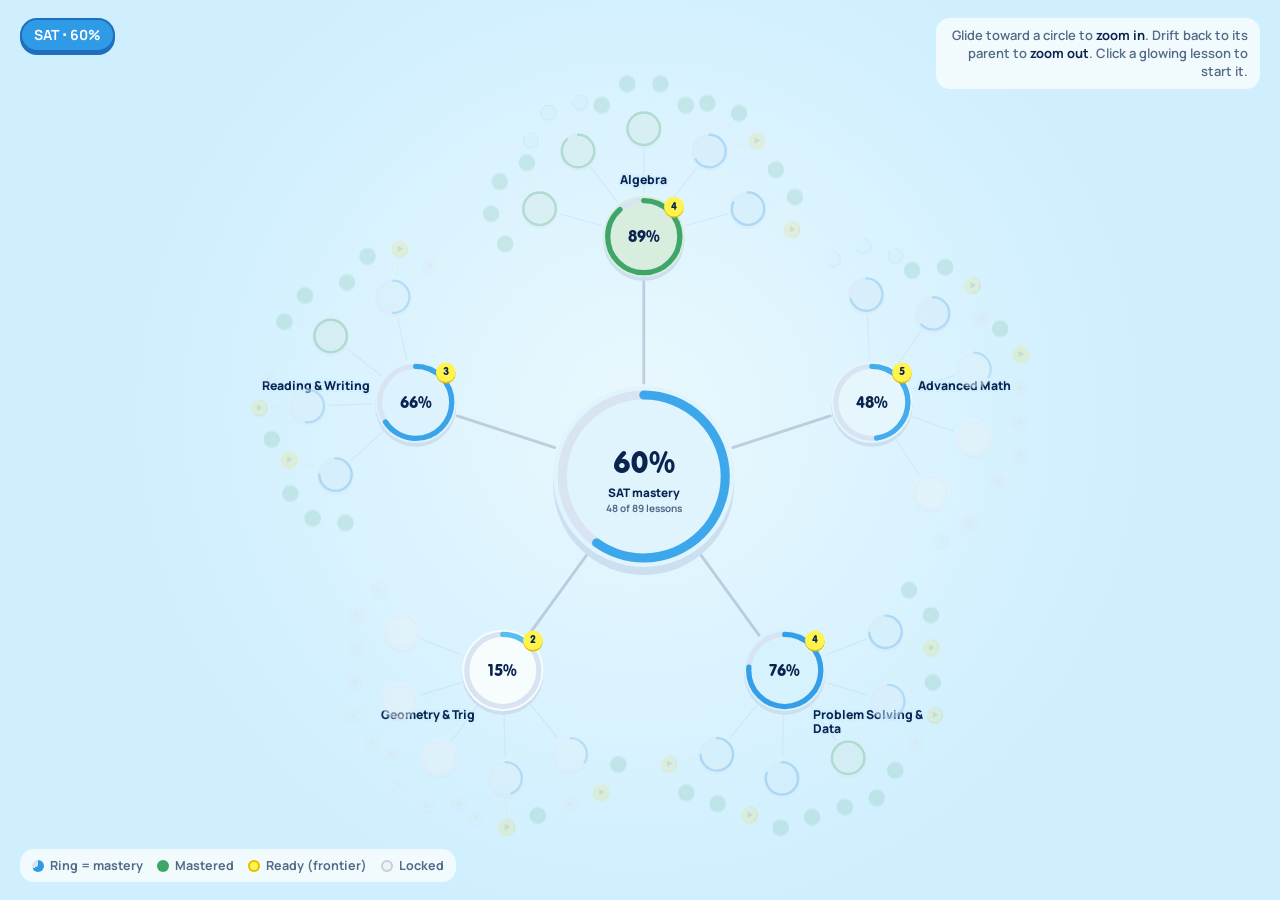
<file: fractal/index.html>
<!doctype html>
<html lang="en">
<head>
<meta charset="utf-8" />
<meta name="viewport" content="width=device-width, initial-scale=1" />
<title>Mastery Graph</title>
<style>
  @font-face { font-family: "VAG Rundschrift D"; src: url("[data-uri]") format("woff2"); font-display: swap; }
  @font-face { font-family: "Manrope"; src: url("[data-uri]") format("woff2"); font-weight: 200 800; font-display: swap; }

  /* Dolphin tokens (dolphin-web/src/styles/theme.css) mapped to graph roles. */
  :root {
    --bg: #CFEFFF;
    --ink: #0A234F;
    --muted: #536A86;
    --surface: #FFFFFC;
    --surface-soft: #F0F2F5;
    --border: #D9E4F2;
    --track: #D9E4F2;
    --node-fill: #FFFFFC;
    --node-shadow: #CBDFF0;
    --label: #0A234F;
    --edge: rgba(10, 35, 79, 0.2);
    --edge-strong: #2F9AE6;
    --locked-fill: #F0F2F5;
    --locked-ring: #C8D0DB;
    --locked-glyph: #B7C0CC;
    --cloud: #B7C0CC;
    --wave-1: #9EDFFF;
    --wave-2: #5FC6F7;
    --wave-3: #2F9AE6;
    --wave-shadow: #1E6FBE;
    --sun: #FFF44E;
    --sun-shadow: #E8BE00;
    --success: #3FA669;
    --card-shadow: #CBDFF0;
    color-scheme: light;
  }
  @media (prefers-color-scheme: dark) {
    :root {
      --bg: #0A234F;
      --ink: #FFFFFC;
      --muted: #B7C0CC;
      --surface: #103B84;
      --surface-soft: #0A2B64;
      --border: #0A2B64;
      --track: #0A2B64;
      --node-fill: #103B84;
      --node-shadow: rgba(0, 0, 0, 0.35);
      --label: #FFFFFC;
      --edge: rgba(217, 228, 242, 0.22);
      --edge-strong: #5FC6F7;
      --locked-fill: #0A2B64;
      --locked-ring: #536D7A;
      --locked-glyph: #536D7A;
      --card-shadow: rgba(0, 0, 0, 0.35);
      color-scheme: dark;
    }
  }

  html, body { margin: 0; height: 100%; overflow: hidden; }
  body {
    background: radial-gradient(circle at 50% 46%, color-mix(in srgb, var(--surface) 55%, var(--bg)) 0%, var(--bg) 62%);
    color: var(--ink);
    font-family: "Manrope", "Segoe UI", system-ui, -apple-system, sans-serif;
    -webkit-font-smoothing: antialiased;
  }
  canvas { position: fixed; inset: 0; width: 100%; height: 100%; display: block; }
  #blur { filter: blur(7px) saturate(0.85); pointer-events: none; }
  #crisp { touch-action: none; }

  .top { position: fixed; top: 18px; left: 20px; right: 20px; display: flex; gap: 12px; align-items: flex-start; justify-content: space-between; pointer-events: none; }
  .crumbs { display: flex; flex-wrap: wrap; gap: 6px; align-items: center; pointer-events: auto; }
  .crumb {
    font: 700 14px/1 "Manrope", system-ui, sans-serif; color: var(--ink);
    background: var(--surface); border: 2px solid var(--border); border-radius: 999px;
    padding: 8px 12px; cursor: pointer; box-shadow: 0 3px 0 var(--card-shadow);
    transition: transform 120ms ease, box-shadow 120ms ease, background 150ms ease;
  }
  .crumb:hover { transform: translateY(1px); box-shadow: 0 2px 0 var(--card-shadow); }
  .crumb[aria-current="true"] { background: var(--wave-3); border-color: var(--wave-shadow); color: #FFFFFC; box-shadow: 0 3px 0 var(--wave-shadow); }
  .crumb:focus-visible, .btn:focus-visible, .card-close:focus-visible { outline: 3px solid rgba(47, 154, 230, 0.4); outline-offset: 2px; }
  .crumb-sep { color: var(--muted); font-weight: 700; }
  .hint {
    font-size: 13px; font-weight: 600; color: var(--muted); max-width: 300px; text-align: right; line-height: 1.4;
    background: color-mix(in srgb, var(--surface) 70%, transparent); border-radius: 14px; padding: 8px 12px;
    transition: opacity 400ms ease;
  }
  .hint b { color: var(--ink); }

  .legend {
    position: fixed; left: 20px; bottom: 18px; display: flex; gap: 14px; flex-wrap: wrap; align-items: center;
    font-size: 12.5px; font-weight: 700; color: var(--muted);
    background: color-mix(in srgb, var(--surface) 70%, transparent); border-radius: 14px; padding: 8px 12px;
  }
  .legend span { display: inline-flex; align-items: center; gap: 6px; }
  .dot { width: 12px; height: 12px; border-radius: 50%; display: inline-block; }
  .dot.mastered { background: var(--success); }
  .dot.ready { background: var(--sun); box-shadow: 0 0 0 2px var(--sun-shadow) inset; }
  .dot.locked { background: var(--locked-fill); box-shadow: 0 0 0 2px var(--locked-ring) inset; }
  .dot.ring { background: conic-gradient(var(--wave-3) 0 68%, var(--track) 68% 100%); }

  .tip {
    position: fixed; pointer-events: none; z-index: 5; max-width: 240px;
    background: var(--surface); color: var(--ink); border: 2px solid var(--border); border-radius: 14px;
    padding: 8px 11px; font-size: 13px; font-weight: 600; line-height: 1.35;
    box-shadow: 0 3px 0 var(--card-shadow); opacity: 0; transform: translateY(4px); transition: opacity 120ms ease, transform 120ms ease;
  }
  .tip.show { opacity: 1; transform: none; }
  .tip b { display: block; font-weight: 800; margin-bottom: 2px; }
  .tip small { color: var(--muted); font-weight: 700; }

  .card {
    position: fixed; right: 20px; bottom: 18px; width: min(360px, calc(100vw - 40px)); z-index: 6;
    background: var(--surface); color: var(--ink); border: 2px solid var(--border); border-radius: 22px;
    box-shadow: 0 4px 0 var(--card-shadow); padding: 18px 18px 16px;
    transform: translateY(16px) scale(0.98); opacity: 0; pointer-events: none;
    transition: opacity 180ms ease, transform 220ms cubic-bezier(.2,.9,.3,1.2);
  }
  .card.open { opacity: 1; transform: none; pointer-events: auto; }
  .card-close {
    position: absolute; top: 10px; right: 10px; width: 32px; height: 32px; border-radius: 50%;
    border: 0; background: transparent; color: var(--muted); font-size: 22px; line-height: 1; cursor: pointer;
  }
  .card-close:hover { background: rgba(47, 154, 230, 0.12); }
  .kicker { font-size: 12px; font-weight: 800; letter-spacing: 0.04em; text-transform: uppercase; color: var(--muted); padding-right: 30px; }
  .card h2 { font-family: "VAG Rundschrift D", "Manrope", system-ui, sans-serif; font-weight: normal; font-size: 24px; line-height: 1.15; margin: 6px 0 10px; }
  .meta { display: flex; align-items: center; gap: 8px; font-size: 13px; font-weight: 700; color: var(--muted); }
  .pill { border-radius: 999px; padding: 4px 10px; font-size: 12px; font-weight: 800; }
  .pill.mastered { background: var(--success); color: #FFFFFC; }
  .pill.frontier { background: var(--sun); color: #0A234F; box-shadow: 0 0 0 2px var(--sun-shadow) inset; }
  .pill.locked { background: var(--locked-fill); color: var(--muted); box-shadow: 0 0 0 2px var(--locked-ring) inset; }
  .bar { height: 10px; border-radius: 999px; background: var(--track); overflow: hidden; margin: 12px 0 10px; }
  .bar span { display: block; height: 100%; width: 0; background: var(--wave-3); border-radius: inherit; transition: width 500ms ease, background 300ms ease; }
  .note { margin: 0 0 14px; font-size: 14px; line-height: 1.45; color: var(--muted); font-weight: 600; }
  .actions { display: flex; gap: 10px; }
  .btn {
    flex: 1; height: 48px; border-radius: 18px; border: 2px solid; cursor: pointer;
    font: 700 16px/1 "Manrope", system-ui, sans-serif;
    transition: transform 120ms ease, box-shadow 120ms ease, background 150ms ease;
  }
  .btn.primary { background: var(--wave-3); border-color: var(--wave-shadow); color: #FFFFFC; box-shadow: 0 3px 0 var(--wave-shadow); }
  .btn.primary:hover { background: #238BD5; }
  .btn.secondary { background: var(--surface); border-color: var(--border); color: var(--ink); box-shadow: 0 3px 0 var(--card-shadow); }
  .btn:active:not(:disabled) { transform: translateY(3px); box-shadow: none; }
  .btn:disabled { background: var(--surface-soft); border-color: var(--locked-ring); color: var(--cloud); box-shadow: none; cursor: not-allowed; }

  .toast {
    position: fixed; left: 50%; bottom: 22px; transform: translate(-50%, 20px); opacity: 0; z-index: 7;
    background: var(--success); color: #FFFFFC; border-radius: 999px; padding: 10px 16px; font-weight: 800; font-size: 14px;
    box-shadow: 0 3px 0 color-mix(in srgb, var(--success) 70%, #000); transition: opacity 200ms ease, transform 240ms ease; pointer-events: none;
  }
  .toast.show { opacity: 1; transform: translate(-50%, 0); }

  @media (max-width: 640px) {
    .hint { display: none; }
    .legend { left: 12px; right: 12px; bottom: 12px; justify-content: center; }
    .card { right: 12px; left: 12px; bottom: 12px; width: auto; }
    .top { left: 12px; right: 12px; top: 12px; }
  }
  @media (prefers-reduced-motion: reduce) {
    .card, .tip, .toast, .crumb, .bar span { transition: none; }
  }
</style>
</head>
<body>
<canvas id="blur" aria-hidden="true"></canvas>
<canvas id="crisp" role="img" aria-label="Knowledge graph of SAT mastery. Move the pointer toward a circle to zoom into it."></canvas>

<div class="top">
  <nav class="crumbs" id="crumbs" aria-label="Graph path"></nav>
  <div class="hint" id="hint">Glide toward a circle to <b>zoom in</b>. Drift back to its parent to <b>zoom out</b>. Click a glowing lesson to start it.</div>
</div>

<div class="legend" aria-label="Legend">
  <span><i class="dot ring"></i>Ring = mastery</span>
  <span><i class="dot mastered"></i>Mastered</span>
  <span><i class="dot ready"></i>Ready (frontier)</span>
  <span><i class="dot locked"></i>Locked</span>
</div>

<div class="tip" id="tip"></div>

<section class="card" id="card" aria-live="polite">
  <button class="card-close" id="cardClose" aria-label="Close">×</button>
  <div class="kicker" id="cardKicker"></div>
  <h2 id="cardTitle"></h2>
  <div class="meta"><span class="pill" id="cardPill"></span><span id="cardPct"></span></div>
  <div class="bar"><span id="cardBar"></span></div>
  <p class="note" id="cardNote"></p>
  <div class="actions" id="cardActions"></div>
</section>

<div class="toast" id="toast"></div>

<script>
(() => {
  'use strict';

  // ───────────────────────── Data ─────────────────────────
  // [label, children] — a string child is a lesson (leaf). Any depth works.
  const SPEC = ['SAT', [
    ['Algebra', [
      ['Linear equations', ['One-step equations', 'Multi-step equations', 'Variables on both sides', 'Equations with fractions']],
      ['Linear functions', [
        ['Slope', ['Slope from a graph', 'Slope from two points', 'Rate of change']],
        ['Slope-intercept form', ['Write y = mx + b', 'Graph from an equation', 'Interpret m and b']],
        ['Function notation', ['Evaluate f(x)', 'Solve f(x) = k', 'Functions in context']],
      ]],
      ['Systems of equations', ['Substitution', 'Elimination', 'Number of solutions', 'Systems word problems']],
      ['Linear inequalities', ['One-variable inequalities', 'Graph inequalities', 'Systems of inequalities']],
      ['Two-variable equations', ['Standard form', 'Parallel & perpendicular', 'Lines in context']],
    ]],
    ['Advanced Math', [
      ['Quadratics', [
        ['Factoring', ['GCF factoring', 'Trinomials (a = 1)', 'Trinomials (a ≠ 1)', 'Difference of squares']],
        ['Quadratic formula', ['Apply the formula', 'The discriminant', 'Formula in context']],
        ['Vertex form', ['Complete the square', 'Read the vertex', 'Max & min in context']],
      ]],
      ['Exponential functions', ['Growth & decay', 'Compound interest', 'Exponent rules', 'Exponential vs linear']],
      ['Polynomials', ['Add & multiply', 'Polynomial division', 'Zeros & factors']],
      ['Radicals & exponents', ['Simplify radicals', 'Rational exponents', 'Radical equations']],
      ['Nonlinear systems', ['Line meets parabola', 'Solve graphically']],
    ]],
    ['Problem Solving & Data', [
      ['Ratios & rates', ['Unit rates', 'Proportions', 'Unit conversion']],
      ['Percentages', ['Percent of a whole', 'Percent change', 'Successive percents']],
      ['Statistics', ['Mean, median & mode', 'Standard deviation', 'Box plots & histograms']],
      ['Probability', ['Simple probability', 'Two-way tables', 'Conditional probability']],
      ['Data models', ['Scatterplots', 'Line of best fit', 'Margin of error']],
    ]],
    ['Geometry & Trig', [
      ['Lines & angles', ['Vertical angles', 'Parallel lines & transversals', 'Triangle angle sum']],
      ['Triangles', ['Similar triangles', 'Pythagorean theorem', 'Special right triangles']],
      ['Circles', ['Arc length', 'Sector area', 'Circle equations', 'Inscribed angles']],
      ['Area & volume', ['Polygon area', 'Prisms & cylinders', 'Cones & spheres']],
      ['Trigonometry', ['SOH-CAH-TOA', 'Complementary angles', 'Radians']],
    ]],
    ['Reading & Writing', [
      ['Information & ideas', ['Central ideas', 'Textual evidence', 'Quantitative evidence', 'Inferences']],
      ['Craft & structure', ['Words in context', 'Text structure & purpose', 'Cross-text connections']],
      ['Expression of ideas', ['Transitions', 'Rhetorical synthesis']],
      ['Conventions', ['Subject-verb agreement', 'Punctuation boundaries', 'Verb tense', 'Pronoun clarity']],
    ]],
  ]];
  // How far along the mock learner is in each domain (drives the seeded mastery).
  const BIAS = { 'Algebra': 0.8, 'Advanced Math': 0.55, 'Problem Solving & Data': 0.65, 'Geometry & Trig': 0.35, 'Reading & Writing': 0.6 };

  // ───────────────────────── Tunables ─────────────────────────
  const TAU = Math.PI * 2, DEG = Math.PI / 180;
  const CHILD_SCALE = 0.45;    // child radius / parent radius (the fractal ratio)
  const CHILD_DIST = 2.65;     // child distance / parent radius
  const FAN_MAX = 150 * DEG;   // non-root children fan outward, away from their parent
  const FAN_STEP = 40 * DEG;
  const DWELL = { in: 60, out: 110, side: 200 }; // ms the pointer must stay before a zoom commits
  const SETTLE_MS = 240;       // no commits while the camera is still flying
  const LEAN = { in: 0.5, out: 0.3, side: 0.3 }; // share of the zoom that happens *while approaching*
  const UNLOCK_AT = 0.5;       // a topic unlocks once its previous sibling is 50% mastered
  const reduceMotion = matchMedia('(prefers-reduced-motion: reduce)').matches;
  const CAM_FREQ = reduceMotion ? 40 : 13; // camera spring stiffness (~0.3s to settle)

  // ───────────────────────── Build tree ─────────────────────────
  function mulberry32(a) {
    return () => { a |= 0; a = (a + 0x6D2B79F5) | 0; let t = Math.imul(a ^ (a >>> 15), 1 | a); t = (t + Math.imul(t ^ (t >>> 7), 61 | t)) ^ t; return ((t ^ (t >>> 14)) >>> 0) / 4294967296; };
  }
  const rand = mulberry32(20261121);
  const clamp = (v, a, b) => Math.max(a, Math.min(b, v));
  const smooth = (t) => t * t * (3 - 2 * t);

  const nodes = [];
  function build(spec, parent, depth) {
    const leaf = typeof spec === 'string';
    const n = {
      id: nodes.length, label: leaf ? spec : spec[0], parent, depth, children: [],
      index: parent ? parent.children.length : 0, leafCount: 0,
      mastered: false, progress: 0, state: 'locked', unlocked: false, m: 0, dm: 0, frontier: 0, masteredCount: 0,
      x: 0, y: 0, r: 0, angle: 0,
      vis: 0, sharp: 1, tVis: 0, tSharp: 0, prox: 0, tProx: 0, hl: 0, fT: 0, flash: 0,
    };
    nodes.push(n);
    if (parent) parent.children.push(n);
    if (!leaf) for (const c of spec[1]) build(c, n, depth + 1);
    n.leafCount = n.children.length ? n.children.reduce((a, c) => a + c.leafCount, 0) : 1;
    return n;
  }
  const root = build(SPEC, null, 0);
  const isLeafGroup = (n) => n.children.length > 0 && n.children.every((c) => !c.children.length);
  const leavesOf = (n) => (n.children.length ? n.children.flatMap(leavesOf) : [n]);
  const rawMastery = (n) => leavesOf(n).reduce((a, l) => a + (l.mastered ? 1 : l.progress), 0) / n.leafCount;
  // Mock prerequisite rule: a domain's first two topics are always open; later topics and
  // every subtopic chain open once the previous sibling reaches UNLOCK_AT mastery.
  const opens = (c, prevM) => c.depth < 2 || c.index === 0 || (c.depth === 2 && c.index < 2) || prevM >= UNLOCK_AT;

  // Seed a believable learner: each lesson ladder has k mastered rungs, then a frontier rung.
  function seed(n, unlocked, bias) {
    if (!n.children.length) return;
    if (isLeafGroup(n)) {
      if (!unlocked) return;
      const k = clamp(Math.round(n.children.length * (bias + (rand() - 0.5) * 0.55)), 0, n.children.length);
      n.children.forEach((c, i) => {
        c.mastered = i < k;
        if (i === k) c.progress = rand() < 0.45 ? 0 : 0.15 + rand() * 0.45;
      });
      return;
    }
    let prev = null;
    for (const c of n.children) {
      const b = n.depth === 0 ? BIAS[c.label] : bias;
      seed(c, unlocked && opens(c, prev ? rawMastery(prev) : 0), b);
      prev = c;
    }
  }
  seed(root, true, 0.5);

  // Derive states: mastered → frontier (first unmastered rung of an unlocked ladder) → locked.
  function recompute(n = root, unlocked = true) {
    n.unlocked = unlocked;
    if (!n.children.length) return;
    if (isLeafGroup(n)) {
      let frontierTaken = false;
      for (const c of n.children) {
        c.unlocked = unlocked;
        if (c.mastered) { c.state = 'mastered'; c.m = 1; c.frontier = 0; c.masteredCount = 1; }
        else if (unlocked && !frontierTaken) { c.state = 'frontier'; c.m = c.progress; c.frontier = 1; c.masteredCount = 0; frontierTaken = true; }
        else { c.state = 'locked'; c.m = 0; c.frontier = 0; c.masteredCount = 0; }
      }
    } else {
      let prev = null;
      for (const c of n.children) { recompute(c, unlocked && opens(c, prev ? prev.m : 0)); prev = c; }
    }
    let sum = 0, fr = 0, mc = 0;
    for (const c of n.children) { sum += c.m * c.leafCount; fr += c.frontier; mc += c.masteredCount; }
    n.m = sum / n.leafCount; n.frontier = fr; n.masteredCount = mc;
  }
  recompute();
  for (const n of nodes) n.dm = n.m;

  // ───────────────────────── Fractal layout ─────────────────────────
  function layout(n, x, y, r, angle) {
    n.x = x; n.y = y; n.r = r; n.angle = angle;
    const k = n.children.length;
    if (!k) return;
    const d = r * CHILD_DIST, cr = r * CHILD_SCALE;
    const spread = Math.min(FAN_MAX, (k - 1) * FAN_STEP);
    n.children.forEach((c, i) => {
      const a = !n.parent ? -Math.PI / 2 + (i * TAU) / k : k === 1 ? angle : angle - spread / 2 + (spread * i) / (k - 1);
      layout(c, x + Math.cos(a) * d, y + Math.sin(a) * d, cr, a);
    });
  }
  layout(root, 0, 0, 100, -Math.PI / 2);
  const drawOrder = [...nodes].sort((a, b) => a.depth - b.depth);

  // ───────────────────────── Theme ─────────────────────────
  const T = {};
  function readTheme() {
    const cs = getComputedStyle(document.documentElement);
    for (const k of ['bg', 'ink', 'muted', 'track', 'node-fill', 'node-shadow', 'label', 'edge', 'edge-strong', 'locked-fill', 'locked-ring', 'locked-glyph', 'cloud', 'wave-1', 'wave-2', 'wave-3', 'wave-shadow', 'sun', 'sun-shadow', 'success']) {
      T[k.replace(/-(\w)/g, (_, c) => c.toUpperCase())] = cs.getPropertyValue('--' + k).trim();
    }
    T.successShadow = mix(T.success, '#000000', 0.22);
  }
  function hex(c) { const v = parseInt(c.slice(1), 16); return [(v >> 16) & 255, (v >> 8) & 255, v & 255]; }
  function mix(a, b, t) {
    const A = hex(a), B = hex(b);
    return '#' + A.map((v, i) => Math.round(v + (B[i] - v) * t).toString(16).padStart(2, '0')).join('');
  }
  readTheme();
  matchMedia('(prefers-color-scheme: dark)').addEventListener('change', readTheme);
  const arcColor = (m) => (m >= 0.85 ? T.success : mix(T.wave2, T.wave3, clamp(m / 0.85, 0, 1)));
  const fillColor = (m) => (m >= 0.85 ? mix(T.nodeFill, T.success, 0.2) : mix(T.nodeFill, T.wave1, m * 0.55));
  const pct = (m) => Math.round(m * 100) + '%';

  // ───────────────────────── Canvas + camera ─────────────────────────
  const crisp = document.getElementById('crisp'), blurCv = document.getElementById('blur');
  const cx = crisp.getContext('2d'), bx = blurCv.getContext('2d');
  const BLUR_RES = 0.5; // the blurred layer renders at half resolution — it's blurred anyway
  let W = 0, H = 0, DPR = 1, VP = { x: 0, y: 0, w: 1, h: 1 };
  function resize() {
    W = innerWidth; H = innerHeight; DPR = Math.min(devicePixelRatio || 1, 2);
    crisp.width = Math.round(W * DPR); crisp.height = Math.round(H * DPR);
    blurCv.width = Math.round(W * BLUR_RES); blurCv.height = Math.round(H * BLUR_RES);
  }
  addEventListener('resize', resize);
  resize();

  function viewport() {
    const narrow = W < 640;
    const padX = narrow ? 12 : clamp(W * 0.03, 24, 60);
    const padTop = narrow ? 70 : 74, padBot = narrow ? 70 : 64;
    // An open lesson card claims the right edge on wide screens; the graph reframes beside it.
    const padRight = card.node && W >= 900 ? 400 : padX;
    return { x: padX, y: padTop, w: Math.max(50, W - padX - padRight), h: Math.max(50, H - padTop - padBot) };
  }

  // Frame = focus + its children (with their labels) + a sliver of the parent, so
  // "back" is always on screen. Labels are sized in px, so fit twice to converge on z.
  function frameFor(F) {
    const fit = (labelZ) => {
      let x0 = Infinity, y0 = Infinity, x1 = -Infinity, y1 = -Infinity;
      const add = (x, y, r) => { x0 = Math.min(x0, x - r); y0 = Math.min(y0, y - r); x1 = Math.max(x1, x + r); y1 = Math.max(y1, y + r); };
      add(F.x, F.y, F.r);
      for (const c of F.children) {
        add(c.x, c.y, c.r * 1.15);
        if (labelZ) {
          const [a, b, e, f] = labelLayout(cx, c, c.r * labelZ).box;
          add(c.x + a / labelZ, c.y + b / labelZ, 0); add(c.x + e / labelZ, c.y + f / labelZ, 0);
        }
      }
      if (F.parent) {
        const P = F.parent, dx = P.x - F.x, dy = P.y - F.y, d = Math.hypot(dx, dy), t = d - P.r + F.r * 0.8;
        add(F.x + (dx / d) * t, F.y + (dy / d) * t, 0);
      } else {
        // Full view: fit the whole visible fractal, including the faint preview rings.
        for (const n of nodes) if (n.depth >= 2 && n.depth <= 3) add(n.x, n.y, n.r * 1.1);
      }
      const z = Math.min(VP.w / Math.max(x1 - x0, 1e-6), VP.h / Math.max(y1 - y0, 1e-6));
      return { x: (x0 + x1) / 2, y: (y0 + y1) / 2, z };
    };
    let f = fit(0);
    f = fit(f.z);
    return fit(f.z);
  }
  const blend = (a, b, t) => ({ x: a.x + (b.x - a.x) * t, y: a.y + (b.y - a.y) * t, z: a.z * Math.pow(b.z / a.z, t) });

  const cam = { x: 0, y: 0, z: 1 };
  const camV = { x: 0, y: 0, z: 0 }; // camera velocity (z is in log space)
  const toScreen = (n) => ({ x: VP.x + VP.w / 2 + (n.x - cam.x) * cam.z, y: VP.y + VP.h / 2 + (n.y - cam.y) * cam.z, r: n.r * cam.z });

  // ───────────────────────── Pointer-driven navigation ─────────────────────────
  let focus = root;
  let leanNode = null, leanType = null, hoverLeaf = null;
  let pending = null, lockUntil = 0, clock = performance.now(); // clock = last frame's timestamp
  // `travel` = px moved since the last zoom settled; `lastMoveAt` = last real pointer motion.
  const pointer = { x: 0, y: 0, in: false, lastMoveAt: 0, travel: 0 };

  function setFocus(n) {
    if (!n || !n.children.length || n === focus) return;
    focus = n;
    lockUntil = clock + (reduceMotion ? 120 : SETTLE_MS);
    pointer.travel = 0; pending = null;
    renderCrumbs();
    if (card.node && card.node.parent !== focus) closeCard();
    if (n !== root) document.getElementById('hint').style.opacity = '0.55';
  }

  // Pick the one thing the pointer is "about": inside a circle wins, else the nearest by proximity.
  function evalPointer() {
    if (!pointer.in) return null;
    const F = focus, fs = toScreen(F);
    let best = null;
    const test = (node, type) => {
      const s = toScreen(node);
      const dist = Math.hypot(pointer.x - s.x, pointer.y - s.y), gap = dist - s.r;
      // Parent/sibling only pull when the pointer is right at them, so they never tug the
      // camera backwards while the hand is heading toward one of the focus's children.
      let influence = 70, capture = 0;
      if (type === 'in' || type === 'leaf') {
        influence = Math.max(60, Math.hypot(s.x - fs.x, s.y - fs.y) * 0.7);
        capture = Math.max(16, s.r * 0.4); // commit just before the edge, not deep inside
      }
      const inside = gap <= capture;
      if (type === 'self' && !inside) return;
      if ((type === 'out' || type === 'side') && !inside && towardChild) return;
      const p = 1 - clamp(gap / influence, 0, 1);
      const prio = { in: 0.5, leaf: 0.5, self: 0.3, side: 0.2, out: 0.1 }[type];
      const score = inside ? 10 + prio : p;
      if (score > 0 && (!best || score > best.score)) best = { node, type, inside, p, score };
    };
    let towardChild = false;
    for (const c of F.children) test(c, c.children.length ? 'in' : 'leaf');
    towardChild = !!best && best.p > 0;
    test(F, 'self');
    if (F.parent) for (const s of F.parent.children) if (s !== F && s.children.length && s.vis > 0.2) test(s, 'side');
    for (let a = F.parent; a; a = a.parent) test(a, 'out');
    return best;
  }

  function handlePointer(now) {
    const hit = evalPointer();
    leanNode = hit && hit.type !== 'self' ? hit.node : null;
    leanType = leanNode ? hit.type : null;
    for (const n of nodes) n.tProx = 0;
    if (leanNode) leanNode.tProx = hit.inside ? 1 : smooth(hit.p);
    hoverLeaf = hit && hit.type === 'leaf' && hit.inside ? hit.node : null;

    // Zooms are driven by the hand, not the camera: a node that slides under a still
    // pointer never commits. The pointer must have travelled since the last zoom settled
    // and been moving when it arrived on (or last nudged within) the target.
    const commitType = hit && hit.inside && (hit.type === 'in' || hit.type === 'out' || hit.type === 'side');
    if (commitType && now >= lockUntil) {
      if (!pending || pending.node !== hit.node) pending = { node: hit.node, since: now };
      const armed = pointer.travel >= 6 && pointer.lastMoveAt >= pending.since - 350;
      if (armed && now - pending.since >= DWELL[hit.type]) setFocus(hit.node);
    } else pending = null;

    crisp.style.cursor = hoverLeaf ? 'pointer' : 'default';
    updateTip();
  }

  // ───────────────────────── Visibility targets ─────────────────────────
  function computeTargets() {
    const F = focus;
    for (const n of nodes) { n.tVis = n.depth <= F.depth + 1 ? 0.1 : 0; n.tSharp = 0; }
    // Ancestors and their other children stay as blurred context.
    for (let a = F.parent, child = F, lvl = 1; a; child = a, a = a.parent, lvl++) {
      a.tVis = lvl === 1 ? 0.85 : 0.5;
      for (const u of a.children) if (u !== child) u.tVis = Math.max(u.tVis, lvl === 1 ? 0.5 : 0.22);
    }
    if (F.parent) for (const s of F.parent.children) if (s !== F) for (const g of s.children) g.tVis = Math.max(g.tVis, 0.16);

    const lean = leanNode ? leanNode.prox : 0;
    const leanChild = leanNode && leanNode.parent === F && leanNode.children.length ? leanNode : null;
    F.tVis = leanChild ? 1 - 0.25 * lean : 1;
    F.tSharp = leanChild ? 1 - 0.35 * lean : 1;
    for (const c of F.children) {
      const other = leanChild && c !== leanChild;
      c.tVis = other ? 1 - 0.45 * lean : 1;
      c.tSharp = other ? 1 - 0.75 * lean : 1;
      const boost = c === leanChild ? lean : 0;
      for (const g of c.children) {
        g.tVis = 0.26 + 0.74 * boost; g.tSharp = other ? 1 - 0.75 * lean : 1;
        for (const gg of g.children) { gg.tVis = 0.07 + 0.2 * boost; gg.tSharp = g.tSharp; }
      }
    }
    if (leanNode && (leanType === 'out' || leanType === 'side')) {
      leanNode.tSharp = 0.85 * lean;
      leanNode.tVis = Math.max(leanNode.tVis, 0.75 + 0.25 * lean);
    }
  }

  function animate(dt) {
    const kV = 1 - Math.exp(-dt * (reduceMotion ? 30 : 12));
    const kP = 1 - Math.exp(-dt * 20);
    const kM = 1 - Math.exp(-dt * 4);
    for (const n of nodes) {
      n.vis += (n.tVis - n.vis) * kV;
      n.sharp += (n.tSharp - n.sharp) * kV;
      n.prox += (n.tProx - n.prox) * kP;
      n.hl += ((n === hoverLeaf ? 1 : 0) - n.hl) * kP;
      n.fT += ((n === focus ? 1 : 0) - n.fT) * kV;
      n.dm += (n.m - n.dm) * kM;
      n.flash = Math.max(0, n.flash - dt * 1.1);
    }
    let target = frameFor(focus);
    if (leanNode && leanNode.prox > 0.001 && leanType !== 'leaf') {
      target = blend(target, frameFor(leanNode), LEAN[leanType] * leanNode.prox);
    }
    // Critically damped spring: starts moving immediately but eases in and out, and it
    // keeps its velocity when the target shifts mid-flight, so lean → commit is one motion.
    const tz = Math.log(target.z), w = CAM_FREQ, steps = Math.max(1, Math.ceil(dt * 240)), h = dt / steps;
    let lz = Math.log(cam.z);
    for (let i = 0; i < steps; i++) {
      camV.x += (w * w * (target.x - cam.x) - 2 * w * camV.x) * h; cam.x += camV.x * h;
      camV.y += (w * w * (target.y - cam.y) - 2 * w * camV.y) * h; cam.y += camV.y * h;
      camV.z += (w * w * (tz - lz) - 2 * w * camV.z) * h; lz += camV.z * h;
    }
    cam.z = Math.exp(lz);
  }

  // ───────────────────────── Drawing ─────────────────────────
  const HEAD = '"VAG Rundschrift D", "Manrope", system-ui, sans-serif';
  const BODY = '"Manrope", system-ui, sans-serif';

  function circle(ctx, x, y, r, fill) { ctx.beginPath(); ctx.arc(x, y, r, 0, TAU); ctx.fillStyle = fill; ctx.fill(); }
  function ring(ctx, x, y, r, w, color, from = -Math.PI / 2, frac = 1) {
    if (frac <= 0.001) return;
    ctx.beginPath(); ctx.arc(x, y, r, from, from + TAU * Math.min(frac, 1));
    ctx.lineWidth = w; ctx.strokeStyle = color; ctx.lineCap = frac >= 0.999 ? 'butt' : 'round'; ctx.stroke();
  }
  function wrap(ctx, text, maxW, maxLines = 2) {
    const words = text.split(' '), lines = [];
    let line = '';
    for (const w of words) {
      const test = line ? line + ' ' + w : w;
      if (ctx.measureText(test).width <= maxW || !line) line = test;
      else { lines.push(line); line = w; }
    }
    if (line) lines.push(line);
    if (lines.length > maxLines) { lines.length = maxLines; lines[maxLines - 1] = lines[maxLines - 1].replace(/\s*\S*$/, '') + '…'; }
    return lines;
  }
  function haloText(ctx, text, x, y) {
    ctx.lineWidth = 4; ctx.lineJoin = 'round'; ctx.strokeStyle = T.bg; ctx.strokeText(text, x, y);
    ctx.fillText(text, x, y);
  }

  function drawEdge(ctx, p, c, alpha) {
    const ps = toScreen(p), cs = toScreen(c);
    const dx = cs.x - ps.x, dy = cs.y - ps.y, d = Math.hypot(dx, dy);
    if (d < 1 || d < ps.r + cs.r + 2) return;
    const ux = dx / d, uy = dy / d;
    const strong = c === leanNode && p === focus;
    ctx.globalAlpha = alpha;
    ctx.strokeStyle = strong ? T.edgeStrong : c.state === 'frontier' ? T.sunShadow : T.edge;
    ctx.lineWidth = Math.max(1, cs.r * 0.07) + (strong ? 1.5 : 0);
    ctx.lineCap = 'round';
    ctx.beginPath();
    ctx.moveTo(ps.x + ux * (ps.r + 3), ps.y + uy * (ps.r + 3));
    ctx.lineTo(cs.x - ux * (cs.r + 3), cs.y - uy * (cs.r + 3));
    ctx.stroke();
  }

  function glyph(ctx, n, x, y, r) {
    ctx.lineCap = 'round'; ctx.lineJoin = 'round';
    if (n.state === 'mastered') {
      ctx.beginPath(); ctx.moveTo(x - r * 0.36, y + r * 0.02); ctx.lineTo(x - r * 0.1, y + r * 0.28); ctx.lineTo(x + r * 0.38, y - r * 0.26);
      ctx.lineWidth = r * 0.16; ctx.strokeStyle = '#FFFFFC'; ctx.stroke();
    } else if (n.state === 'frontier') {
      ctx.beginPath(); ctx.moveTo(x - r * 0.18, y - r * 0.3); ctx.lineTo(x + r * 0.32, y); ctx.lineTo(x - r * 0.18, y + r * 0.3); ctx.closePath();
      ctx.lineWidth = r * 0.1; ctx.fillStyle = '#0A234F'; ctx.strokeStyle = '#0A234F'; ctx.fill(); ctx.stroke();
    } else {
      ctx.beginPath(); ctx.arc(x, y - r * 0.06, r * 0.19, Math.PI, 0); ctx.lineWidth = r * 0.1; ctx.strokeStyle = T.lockedGlyph; ctx.stroke();
      ctx.fillStyle = T.lockedGlyph; ctx.beginPath();
      if (ctx.roundRect) ctx.roundRect(x - r * 0.29, y - r * 0.08, r * 0.58, r * 0.44, r * 0.08); else ctx.rect(x - r * 0.29, y - r * 0.08, r * 0.58, r * 0.44);
      ctx.fill();
    }
  }

  // Labels sit radially outside the node, in the direction it branches from its parent.
  // Offsets are px relative to the node centre (also used by frameFor to fit labels).
  function labelLayout(ctx, n, r) {
    const leaf = !n.children.length;
    const size = leaf ? clamp(r * 0.42, 10.5, 15) : clamp(r * 0.3, 11.5, 17);
    ctx.font = `${leaf ? 700 : 800} ${size}px ${BODY}`;
    const lines = wrap(ctx, n.label, clamp(r * 3, 96, 170));
    const width = Math.max(...lines.map((l) => ctx.measureText(l).width));
    const dx = Math.cos(n.angle), dy = Math.sin(n.angle);
    const gap = Math.max(6, r * 0.18) + (n.state === 'frontier' ? r * 0.25 : 0);
    const ax = dx * (r + gap), ay = dy * (r + gap);
    const lh = size * 1.18, bh = lh * lines.length;
    const align = dx > 0.38 ? 'left' : dx < -0.38 ? 'right' : 'center';
    const top = dy > 0.38 ? ay : dy < -0.38 ? ay - bh : ay - bh / 2;
    const left = align === 'left' ? ax : align === 'right' ? ax - width : ax - width / 2;
    return { font: ctx.font, lines, lh, ax, top, align, box: [left - 3, top - 3, left + width + 3, top + bh + 3] };
  }
  function outsideLabel(ctx, n, s, r, alpha) {
    const L = labelLayout(ctx, n, r);
    ctx.font = L.font; ctx.textAlign = L.align; ctx.textBaseline = 'top';
    ctx.globalAlpha = alpha; ctx.fillStyle = T.label;
    L.lines.forEach((l, i) => haloText(ctx, l, s.x + L.ax, s.y + L.top + i * L.lh));
  }

  function drawNode(ctx, n, alpha, now) {
    const s = toScreen(n);
    const leaf = !n.children.length;
    const r = s.r * (1 + 0.12 * n.hl + (leaf ? 0 : 0.06 * n.prox));
    if (r < 1.2 || s.x + r * 3 < 0 || s.y + r * 3 < 0 || s.x - r * 3 > W || s.y - r * 3 > H) return;
    const drop = Math.max(1.5, r * 0.09);
    ctx.globalAlpha = alpha;

    if (leaf) {
      if (n.state === 'frontier') {
        const pulse = reduceMotion ? 0.5 : Math.sin(now / 1000 * 2.6 + n.id) * 0.5 + 0.5;
        ctx.globalAlpha = alpha * (0.22 + 0.22 * pulse);
        circle(ctx, s.x, s.y, r * (1.3 + 0.12 * pulse), T.sun);
        ctx.globalAlpha = alpha;
      }
      const fill = n.state === 'mastered' ? T.success : n.state === 'frontier' ? T.sun : T.lockedFill;
      const shadow = n.state === 'mastered' ? T.successShadow : n.state === 'frontier' ? T.sunShadow : T.lockedRing;
      circle(ctx, s.x, s.y + drop, r, shadow);
      circle(ctx, s.x, s.y, r, fill);
      if (n.state === 'frontier') {
        ring(ctx, s.x, s.y, r - r * 0.06, r * 0.1, T.sunShadow);
        ring(ctx, s.x, s.y, r - r * 0.06, r * 0.12, T.waveShadow, -Math.PI / 2, n.progress);
      } else if (n.state === 'locked') ring(ctx, s.x, s.y, r - r * 0.04, r * 0.08, T.lockedRing);
      if (r > 6) glyph(ctx, n, s.x, s.y, r);
    } else {
      const lw = r * (n === root ? 0.1 : 0.13);
      circle(ctx, s.x, s.y + drop, r, T.nodeShadow);
      circle(ctx, s.x, s.y, r, fillColor(n.dm));
      ring(ctx, s.x, s.y, r - lw / 2 - r * 0.05, lw, T.track);
      ring(ctx, s.x, s.y, r - lw / 2 - r * 0.05, lw, arcColor(n.dm), -Math.PI / 2, n.dm);
      ctx.fillStyle = T.ink; ctx.textAlign = 'center'; ctx.textBaseline = 'middle';
      // Faint preview nodes stay as pure shapes; text appears as they come into focus.
      const textA = clamp((n.vis - 0.4) / 0.35, 0, 1);
      // One percent figure that glides up and shrinks as the node becomes the focus
      // (no cross-faded duplicates); name + lesson count fade in beneath it.
      const pA = Math.max(textA, n.fT);
      if (r >= 13 && pA > 0) {
        ctx.globalAlpha = alpha * pA;
        ctx.font = `${r * (0.42 - 0.06 * n.fT)}px ${HEAD}`;
        ctx.fillText(pct(n.dm), s.x, s.y + r * (0.03 - 0.15 * n.fT));
      }
      if (n.fT > 0.01 && r >= 26) {
        ctx.globalAlpha = alpha * n.fT;
        const ns = clamp(r * 0.13, 11, 22);
        ctx.font = `800 ${ns}px ${BODY}`;
        const name = n === root ? n.label + ' mastery' : n.label;
        const lines = wrap(ctx, name, r * 1.35);
        ctx.textBaseline = 'top';
        let y = s.y + r * 0.13;
        for (const l of lines) { ctx.fillText(l, s.x, y); y += ns * 1.15; }
        if (r > 60) {
          ctx.font = `700 ${clamp(r * 0.095, 10, 15)}px ${BODY}`;
          ctx.fillStyle = T.muted;
          ctx.fillText(`${n.masteredCount} of ${n.leafCount} lessons`, s.x, y + ns * 0.2);
        }
      }
      // Frontier badge: how many lessons are ready inside this branch.
      if (n.frontier > 0 && r > 14 && n.fT < 0.5 && textA > 0) {
        const br = clamp(r * 0.24, 8, 15), bxp = s.x + r * 0.74, byp = s.y - r * 0.74;
        ctx.globalAlpha = alpha * textA;
        circle(ctx, bxp, byp + 1.5, br, T.sunShadow);
        circle(ctx, bxp, byp, br, T.sun);
        ctx.fillStyle = '#0A234F'; ctx.textBaseline = 'middle'; ctx.textAlign = 'center';
        ctx.font = `${br * 1.15}px ${HEAD}`;
        ctx.fillText(String(n.frontier), bxp, byp + br * 0.05);
      }
    }

    if (n.flash > 0) {
      const t = 1 - n.flash;
      ctx.globalAlpha = alpha * n.flash;
      ring(ctx, s.x, s.y, r * (1.1 + t * 1.2), Math.max(2, r * 0.12 * n.flash), T.success);
    }

    const labelAlpha = alpha * clamp((n.vis - 0.35) / 0.4, 0, 1) * (leaf ? 1 : 1 - n.fT);
    if (labelAlpha > 0.02 && r >= 7 && n !== root) outsideLabel(ctx, n, s, r, labelAlpha);
  }

  function drawBackPill() {
    const P = focus.parent;
    if (!P) return;
    const ps = toScreen(P), fs = toScreen(focus);
    const dx = fs.x - ps.x, dy = fs.y - ps.y, d = Math.hypot(dx, dy) || 1;
    cx.font = `800 13px ${BODY}`;
    const text = '‹ ' + P.label, w = cx.measureText(text).width + 22, h = 30;
    const px = clamp(ps.x + (dx / d) * (ps.r - 34), 12 + w / 2, W - 12 - w / 2);
    const py = clamp(ps.y + (dy / d) * (ps.r - 34), 70 + h / 2, H - 12 - h / 2);
    cx.globalAlpha = 0.75 + 0.25 * P.prox;
    cx.fillStyle = T.nodeShadow; cx.beginPath(); cx.roundRect ? cx.roundRect(px - w / 2, py - h / 2 + 3, w, h, 15) : cx.rect(px - w / 2, py - h / 2 + 3, w, h); cx.fill();
    cx.fillStyle = T.nodeFill; cx.beginPath(); cx.roundRect ? cx.roundRect(px - w / 2, py - h / 2, w, h, 15) : cx.rect(px - w / 2, py - h / 2, w, h); cx.fill();
    cx.fillStyle = T.ink; cx.textAlign = 'center'; cx.textBaseline = 'middle';
    cx.fillText(text, px, py + 0.5);
  }

  function draw(now) {
    cx.setTransform(DPR, 0, 0, DPR, 0, 0); cx.clearRect(0, 0, W, H);
    bx.setTransform(BLUR_RES, 0, 0, BLUR_RES, 0, 0); bx.clearRect(0, 0, W, H);
    // Each node is drawn into both layers, cross-faded by `sharp` — this is the blur-fade.
    for (const n of drawOrder) {
      if (!n.parent) continue;
      const a = Math.min(n.vis, n.parent.vis) * 0.9;
      if (a < 0.01) continue;
      if (n.sharp > 0.01) drawEdge(cx, n.parent, n, a * n.sharp);
      if (n.sharp < 0.99) drawEdge(bx, n.parent, n, a * (1 - n.sharp));
    }
    for (const n of drawOrder) {
      if (n.vis < 0.01) continue;
      if (n.sharp < 0.99) drawNode(bx, n, n.vis * (1 - n.sharp), now);
      if (n.sharp > 0.01) drawNode(cx, n, n.vis * n.sharp, now);
    }
    drawBackPill();
    cx.globalAlpha = 1; bx.globalAlpha = 1;
  }

  // ───────────────────────── HUD: crumbs, tooltip, lesson card, toast ─────────────────────────
  const crumbsEl = document.getElementById('crumbs');
  function pathTo(n) { const p = []; for (let a = n; a; a = a.parent) p.unshift(a); return p; }
  function renderCrumbs() {
    crumbsEl.replaceChildren();
    pathTo(focus).forEach((n, i, arr) => {
      if (i) { const sep = document.createElement('span'); sep.className = 'crumb-sep'; sep.textContent = '›'; crumbsEl.append(sep); }
      const b = document.createElement('button');
      b.className = 'crumb'; b.textContent = n === root ? `${n.label} · ${pct(n.m)}` : n.label;
      if (i === arr.length - 1) b.setAttribute('aria-current', 'true');
      let timer = 0; // hovering a crumb also navigates — no click needed
      b.addEventListener('mouseenter', () => { timer = setTimeout(() => setFocus(n), 200); });
      b.addEventListener('mouseleave', () => clearTimeout(timer));
      b.addEventListener('click', () => { clearTimeout(timer); setFocus(n); });
      crumbsEl.append(b);
    });
  }

  function blockerText(n) {
    const sib = n.parent.children.find((c) => c.state === 'frontier');
    if (sib) return `Finish “${sib.label}” first.`;
    for (let g = n.parent; g && g.parent; g = g.parent) {
      if (g.parent.unlocked && !g.unlocked && g.index > 0) return `Unlocks at ${pct(UNLOCK_AT)} in “${g.parent.children[g.index - 1].label}”.`;
    }
    return 'Locked.';
  }
  function statusText(n) {
    if (n.state === 'mastered') return 'Mastered · click to review';
    if (n.state === 'frontier') return (n.progress > 0 ? `In progress · ${pct(n.progress)}` : 'Ready to learn') + ' · click to start';
    return blockerText(n);
  }

  const tip = document.getElementById('tip');
  let tipNode = null;
  function updateTip() {
    if (hoverLeaf !== tipNode) {
      tipNode = hoverLeaf;
      if (tipNode) tip.innerHTML = `<b></b><small></small>`, tip.querySelector('b').textContent = tipNode.label, tip.querySelector('small').textContent = statusText(tipNode);
      tip.classList.toggle('show', !!tipNode);
    }
    if (tipNode) {
      const x = clamp(pointer.x + 16, 8, W - tip.offsetWidth - 8), y = clamp(pointer.y + 18, 8, H - tip.offsetHeight - 8);
      tip.style.left = x + 'px'; tip.style.top = y + 'px';
    }
  }

  const card = { node: null, el: document.getElementById('card') };
  const $ = (id) => document.getElementById(id);
  function openCard(n) { card.node = n; fillCard(); card.el.classList.add('open'); }
  function closeCard() { card.node = null; card.el.classList.remove('open'); }
  function fillCard() {
    const n = card.node;
    if (!n) return;
    $('cardKicker').textContent = pathTo(n).slice(1, -1).map((a) => a.label).join(' · ');
    $('cardTitle').textContent = n.label;
    const pill = $('cardPill');
    pill.className = 'pill ' + n.state;
    pill.textContent = n.state === 'mastered' ? 'Mastered' : n.state === 'frontier' ? (n.progress > 0 ? 'In progress' : 'Ready') : 'Locked';
    const m = n.state === 'mastered' ? 1 : n.state === 'frontier' ? n.progress : 0;
    $('cardPct').textContent = pct(m) + ' mastery';
    $('cardBar').style.width = pct(m);
    $('cardBar').style.background = m >= 0.85 ? 'var(--success)' : 'var(--wave-3)';
    const actions = $('cardActions');
    actions.replaceChildren();
    const btn = (label, kind, fn, disabled) => { const b = document.createElement('button'); b.className = 'btn ' + kind; b.textContent = label; b.disabled = !!disabled; if (fn) b.addEventListener('click', fn); actions.append(b); return b; };
    if (n.state === 'frontier') {
      $('cardNote').textContent = 'This lesson is on your frontier — everything it builds on is already mastered.';
      const b = btn(n.progress > 0 ? 'Continue lesson' : 'Start lesson', 'primary', () => {
        b.disabled = true; b.textContent = 'Practicing…';
        setTimeout(() => completeLesson(n), reduceMotion ? 200 : 900);
      });
    } else if (n.state === 'mastered') {
      $('cardNote').textContent = 'You’ve mastered this. A quick review keeps it from fading.';
      btn('Review', 'secondary');
      const next = n.parent.children.find((c) => c.state === 'frontier');
      if (next) btn('Next: ' + next.label, 'primary', () => openCard(next));
    } else {
      $('cardNote').textContent = blockerText(n);
      btn('Locked', 'primary', null, true);
    }
  }
  function completeLesson(n) {
    n.mastered = true; n.progress = 1; n.flash = 1;
    recompute();
    renderCrumbs();
    fillCard();
    const domain = pathTo(n)[1];
    toast(`“${n.label}” mastered · ${domain.label} now ${pct(domain.m)}`);
  }
  const toastEl = document.getElementById('toast');
  let toastTimer = 0;
  function toast(text) {
    toastEl.textContent = text; toastEl.classList.add('show');
    clearTimeout(toastTimer); toastTimer = setTimeout(() => toastEl.classList.remove('show'), 2600);
  }
  $('cardClose').addEventListener('click', closeCard);

  // ───────────────────────── Input ─────────────────────────
  function nodeAt(x, y) {
    let hit = null;
    for (const n of drawOrder) {
      if (n.vis < 0.3) continue;
      const s = toScreen(n);
      if (Math.hypot(x - s.x, y - s.y) <= s.r + 6 && (!hit || n.depth > hit.depth)) hit = n;
    }
    return hit;
  }
  function movePointer(x, y, now) {
    const d = Math.hypot(x - pointer.x, y - pointer.y);
    if (pointer.in && d > 0.5) {
      pointer.lastMoveAt = now;
      if (now >= lockUntil) pointer.travel += d;
    }
    pointer.x = x; pointer.y = y; pointer.in = true;
  }
  crisp.addEventListener('pointermove', (e) => {
    if (e.pointerType !== 'touch') movePointer(e.clientX, e.clientY, performance.now());
  });
  crisp.addEventListener('pointerleave', () => { pointer.in = false; });
  crisp.addEventListener('pointerup', (e) => {
    const n = nodeAt(e.clientX, e.clientY);
    if (!n) { if (e.pointerType === 'touch' && focus.parent) setFocus(focus.parent); return; }
    if (!n.children.length) openCard(n);
    else if (n !== focus) setFocus(n);
  });
  addEventListener('keydown', (e) => {
    if (e.key === 'Escape') { if (card.node) closeCard(); else setFocus(root); }
    if (e.key === 'Backspace' && focus.parent && !card.node) setFocus(focus.parent);
  });

  // ───────────────────────── Loop ─────────────────────────
  VP = viewport();
  const start = frameFor(root);
  cam.x = start.x; cam.y = start.y; cam.z = start.z * (reduceMotion ? 1 : 0.72);
  renderCrumbs();
  let last = performance.now(), paused = false;
  function tick(now) {
    const dt = Math.min(0.1, Math.max(0, now - last) / 1000);
    last = clock = now;
    VP = viewport();
    handlePointer(now);
    computeTargets();
    animate(dt);
    draw(now);
  }
  function frame(now) {
    if (!paused) tick(now);
    requestAnimationFrame(frame);
  }
  requestAnimationFrame(frame);
  // QA hook: lets a script pause the rAF loop and step frames on its own clock.
  window.__graph = {
    root, nodes, cam, get focus() { return focus; }, setFocus, toScreen, tick, movePointer,
    pause(v) { paused = v; last = performance.now(); },
  };
})();
</script>
</body>
</html>
</file>
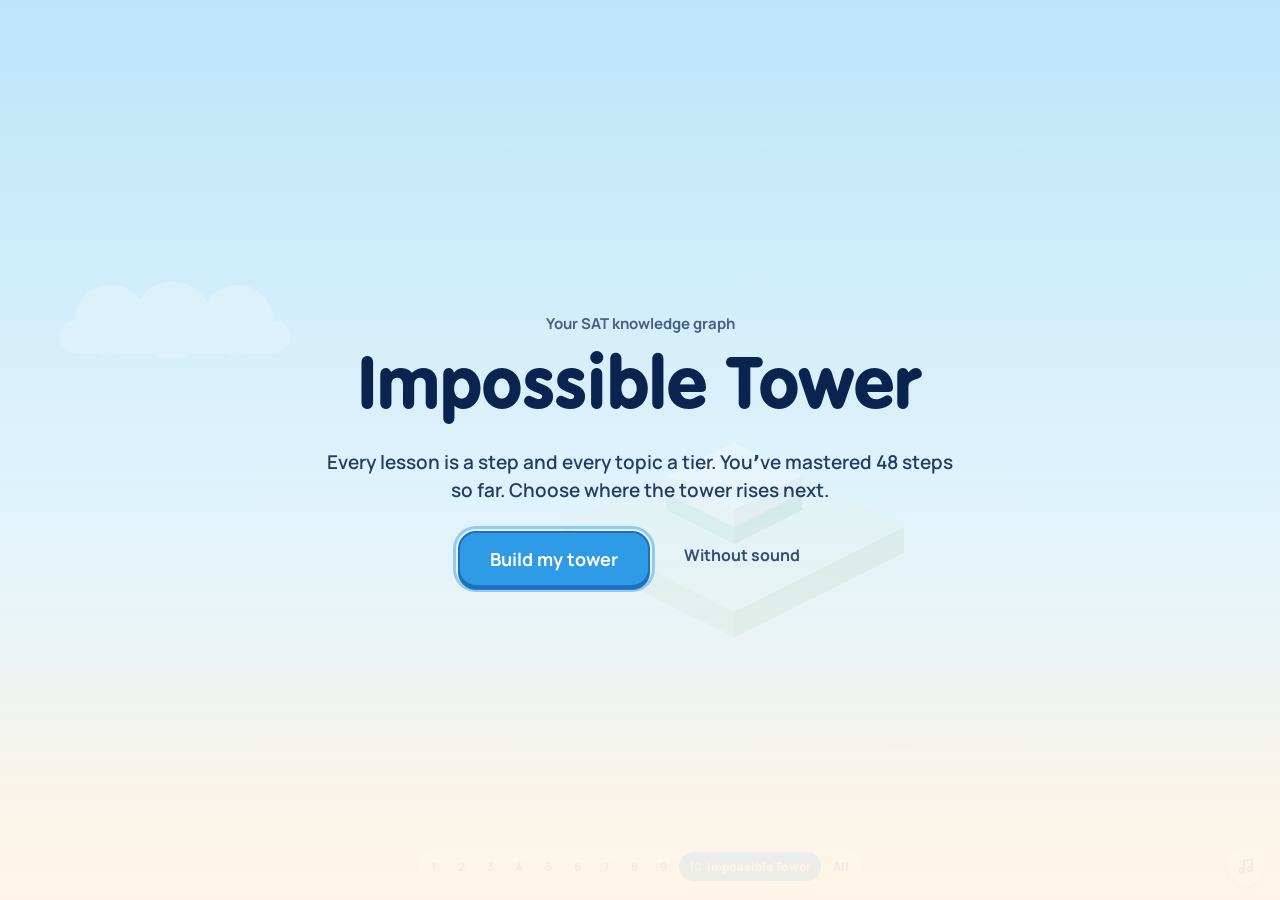
<file: impossible-tower/index.html>
<!doctype html>
<html lang="en">
<head>
<meta charset="utf-8" />
<meta name="viewport" content="width=device-width, initial-scale=1, viewport-fit=cover" />
<title>Impossible Tower</title>
<link rel="icon" href="data:," />
<link rel="stylesheet" href="../shared/dolphin.css" />
<style>
  html, body { overflow: hidden; background: #D3ECF8; }
  body { color: var(--ink); }
  #scene { position: fixed; inset: 0; width: 100vw; height: 100vh; display: block; touch-action: none; }

  /* Type: 16 label (display face), 13 small (body face). Spacing on an 8px rhythm. */
  .hud { position: fixed; top: 24px; left: 24px; z-index: 20; pointer-events: none; opacity: 0; transition: opacity 600ms ease; }
  .hud.show { opacity: 1; }
  .hud .l1 { font-family: var(--font-head); font-size: 16px; line-height: 24px; color: var(--ink); font-variant-numeric: tabular-nums; white-space: nowrap; }
  .hud .l2 { font: 700 13px/16px var(--font-body); color: var(--muted); font-variant-numeric: tabular-nums; }

  .tip {
    position: fixed; left: 0; top: 0; z-index: 25; pointer-events: none; width: max-content; max-width: 240px;
    background: var(--foam); color: var(--ink); border: 2px solid var(--mist); border-radius: 16px;
    box-shadow: 0 3px 0 rgba(10, 35, 79, 0.1); padding: 8px 16px;
    opacity: 0; transition: opacity 120ms ease-out;
  }
  .tip.show { opacity: 1; }
  .tip .d { display: flex; align-items: center; gap: 8px; font: 700 13px/16px var(--font-body); color: var(--muted); }
  .tip .d i { width: 8px; height: 8px; border-radius: 50%; flex: none; }
  .tip .t { font-family: var(--font-head); font-size: 16px; line-height: 20px; margin-top: 4px; }
  .tip .m { font: 700 13px/16px var(--font-body); color: var(--muted); margin-top: 4px; }

  .hint {
    position: fixed; left: 50%; bottom: 80px; transform: translate(-50%, 8px); z-index: 30; pointer-events: none;
    white-space: nowrap; font: 700 13px/16px var(--font-body); color: var(--ink);
    opacity: 0; transition: opacity 400ms ease-out, transform 400ms cubic-bezier(.2, .8, .2, 1);
  }
  .hint.show { opacity: 0.8; transform: translate(-50%, 0); }

  .home-pill {
    position: fixed; top: 24px; left: 50%; z-index: 21; --tx: -50%;
    height: 40px; padding: 0 16px 0 12px; border-radius: 20px; font: 700 13px/1 var(--font-body); cursor: pointer;
    display: flex; align-items: center; gap: 8px; background: var(--foam); color: var(--ink); border: 2px solid var(--mist);
    box-shadow: 0 3px 0 var(--chrome-shadow); opacity: 0; transform: translate(var(--tx), -8px); pointer-events: none;
    transition: opacity 200ms cubic-bezier(.2, .8, .2, 1), transform 240ms cubic-bezier(.2, .8, .2, 1);
  }
  .home-pill.show { opacity: 1; transform: translate(var(--tx), 0); pointer-events: auto; }
  .home-pill.show:active { transform: translate(var(--tx), 3px); box-shadow: none; }
  .home-pill svg { width: 16px; height: 16px; transition: transform 200ms ease; }
  .home-pill.down svg { transform: rotate(180deg); }

  /* The gate sits over a pale sky, so it takes dark ink instead of the default white. */
  .kg-gate { color: var(--ink); }
  .kg-gate .kg-eyebrow { opacity: 0.7; }

  @media (max-width: 640px) {
    .hud { top: 16px; left: 16px; }
    .home-pill { left: auto; right: 16px; top: 16px; --tx: 0px; }
    .tip { max-width: 208px; }
    .hint { bottom: 120px; }
  }
  @media (prefers-reduced-motion: reduce) { .tip, .hud, .hint, .home-pill { transition: none; } }
</style>
</head>
<body>
<canvas id="scene" role="img" aria-label="An isometric tower of SAT topics. Each tier is a topic and each step on its staircase is a lesson. Built tiers sit below you; three paths branch from your tier, and the pale tiers above are not built yet. Point toward a path to connect it, then click its glowing step. Arrow keys also work."></canvas>
<header class="hud" id="hud" aria-live="polite"><div class="l1" id="hudL1"></div><div class="l2" id="hudL2"></div></header>
<div class="tip" id="tip" role="tooltip"></div>
<div class="hint" id="hint" aria-live="polite"></div>
<button class="home-pill" id="homePill" type="button"><svg viewBox="0 0 24 24" fill="none" stroke="currentColor" stroke-width="2.6" stroke-linecap="round" stroke-linejoin="round"><path d="M12 19V5M5 12l7-7 7 7"/></svg><span>Back to your tier</span></button>

<script type="module">
// ─── Sound design (for whoever sources the audio; every cue fires on its visual, never at random) ───
// Music: serene, meditative, spacious. A slow warm pad with sparse felt-piano or kalimba notes in
//   Lydian, ~60 bpm, long soft reverb, lots of air between notes. score.setIntensity follows how high
//   you are looking: ~0.18 at the foot of the tower, rising gently to ~0.4 near the summit (a second
//   pad voice and a slow high bell figure join). The intro assembly swells from near-silence to a soft
//   bloom and must never turn into drums.
// hover   : pointer reaches a step, a tier or the summit. One soft wooden "tok", very short, no tail.
// select  : a lesson card opens. Two clear chime notes a fifth apart, gentle attack.
// back    : card closed, or Esc brings the camera home. The same chime, descending and quieter.
// start   : lesson begins. A low breathy swell (a bowed bell) that resolves upward.
// complete: lesson mastered; the glowing step turns to stone. A warm resonant bell over a soft stone settle.
// unlock  : a new step lights or a new path slides into reach. A rising three-note harp or kalimba figure.
// intro   : the figure arrives on your tier after the assembly. A wide soft bloom (low pad + high shimmer), not a hit.
// riser   : the 2.2 s build into that arrival. An airy pad swell with a soft reversed cymbal.
// step    : two uses. (1) Architecture: a short smooth stone grind ending in a wooden "clunk" when a
//           platform locks into place (tiers landing, the turntable connecting a path). (2) The figure's
//           footstep: a light, dry tap on stone, slightly varied.
// zoomIn / zoomOut: unused; this view never zooms.
// A placeholder kit matching these notes is synthesized into ./audio (bed.wav loops seamlessly); swap files 1:1.
//
// Impossible Tower: an isometric tower where every tier is a topic and every step a lesson (ordered by rung).
// Built tiers below you are solid; from your tier a turntable connects one of up to three branching
// staircases (the frontier); tiers above are pale, not yet built. Point toward a path and the turntable
// rotates to connect it. Click its glowing step to open the lesson card; finishing it walks you up.
// QA params: ?skipgate=1  &t=<sec> (jump into the intro; 99 = settled)  &demo=hover|shift|complete|top
//            &px=<0-1>&py=<0-1> (park a virtual mouse)  &notrans=1 (freeze CSS transitions)  &debug=1
import { createGraph, DOMAIN_HUES, clamp } from '../shared/graph.js';
import { mountChrome, params } from '../shared/chrome.js';
import { createLessonCard } from '../shared/lesson-card.js';

// ═══════════════════════ Utilities ═══════════════════════
const TAU = Math.PI * 2;
const lerp = (a, b, t) => a + (b - a) * t;
const smooth = (e0, e1, x) => { const t = clamp((x - e0) / (e1 - e0), 0, 1); return t * t * (3 - 2 * t); };
const easeOut = (u) => 1 - Math.pow(1 - u, 3);
const easeInOut = (u) => (u < 0.5 ? 4 * u * u * u : 1 - Math.pow(-2 * u + 2, 3) / 2);
const easeOutBack = (u) => { const c1 = 1.25, c3 = c1 + 1; return 1 + c3 * Math.pow(u - 1, 3) + c1 * Math.pow(u - 1, 2); };
const hex = (h) => { h = h.trim(); return [parseInt(h.slice(1, 3), 16), parseInt(h.slice(3, 5), 16), parseInt(h.slice(5, 7), 16)]; };
const mixc = (a, b, t) => [a[0] + (b[0] - a[0]) * t, a[1] + (b[1] - a[1]) * t, a[2] + (b[2] - a[2]) * t];
const rgb = (c) => `rgb(${c[0] | 0},${c[1] | 0},${c[2] | 0})`;
const rgba = (c, a) => `rgba(${c[0] | 0},${c[1] | 0},${c[2] | 0},${a})`;
const reduceMotion = matchMedia('(prefers-reduced-motion: reduce)').matches;
const clock = () => performance.now();
const wait = (ms) => new Promise((r) => setTimeout(r, ms));
if (params.has('notrans')) {
  const st = document.createElement('style'); st.textContent = '*, *::before, *::after { transition: none !important; animation: none !important; }'; document.head.append(st);
}

// ═══════════════════════ Palette (soft pastel takes on the Dolphin tokens) ═══════════════════════
const HUE = Object.fromEntries(Object.entries(DOMAIN_HUES).map(([k, v]) => [k, hex(v)]));
const FOAM = hex('#FFFFFC'), INK = hex('#0A234F');
// Sandstone: top / lit left face (+y) / shaded right face (+x). Light comes from the upper left.
const STONE = { top: [255, 253, 247], left: [239, 232, 222], right: [217, 205, 190] };
const KEEL = { top: [246, 239, 229], left: [231, 222, 209], right: [207, 194, 178] };
const SUN = { top: [255, 241, 112], left: [249, 216, 66], right: [231, 186, 24] };
const LIT_TOP = [255, 247, 214];
const GOLD = { top: [255, 230, 160], left: [247, 204, 120], right: [226, 172, 86] }; // the summit gateway
const MINT = HUE['Problem Solving & Data'];
const palCache = new Map();
function tierPal(h) {
  const k = 't' + h.join();
  if (!palCache.has(k)) palCache.set(k, { left: mixc(STONE.left, h, 0.44), right: mixc(mixc(STONE.right, h, 0.52), INK, 0.06) });
  return palCache.get(k);
}
function stepPal(h) {
  const k = 's' + h.join();
  if (!palCache.has(k)) palCache.set(k, { top: STONE.top, left: mixc(STONE.left, h, 0.22), right: mixc(STONE.right, h, 0.34) });
  return palCache.get(k);
}
const FOUND_BAND = tierPal(MINT);
const GROUND = { top: mixc(STONE.top, MINT, 0.2), left: mixc(STONE.left, MINT, 0.3), right: mixc(STONE.right, MINT, 0.38) };

// Sky: cool blue above, a warm foam haze near the base. Shifts slightly cooler as you look up the tower.
let skyAlt = 0;
function skyStops() {
  const a = clamp(skyAlt, 0, 1);
  return [mixc([164, 214, 243], [140, 198, 238], a), mixc([206, 236, 251], [188, 226, 249], a), mixc([255, 243, 228], [226, 242, 251], a)];
}
let SKY = skyStops();
function skyAtY(sy) {
  const f = clamp(sy / VH, 0, 1);
  return f < 0.55 ? mixc(SKY[0], SKY[1], f / 0.55) : mixc(SKY[1], SKY[2], (f - 0.55) / 0.45);
}

// ═══════════════════════ Data ═══════════════════════
const graph = createGraph();
const isGroup = (n) => n.children.length > 0 && n.children.every((c) => !c.children.length);
const TOPICS = graph.nodes.filter(isGroup).map((n) => ({
  id: n.id, label: n.label, domain: n.domain.label, di: n.domainIndex, hue: HUE[n.domain.label],
  lessons: [...n.children].sort((a, b) => a.rung - b.rung),
}));
const topicOf = new Map();
TOPICS.forEach((t) => t.lessons.forEach((l) => topicOf.set(l.id, t)));
let stats = graph.stats();
// Shown state can lag the graph a beat so a newly ready step lights when the figure gets there.
const holds = new Map();
const stateOf = (l) => holds.get(l.id) ?? l.state;
const masteredIn = (t) => t.lessons.filter((l) => stateOf(l) === 'mastered').length;

// The plan: built topics (the path below you), up to three branching options from your tier, the rest queued above.
// Options keep their slot between plans so nothing jumps around after a completion.
function computePlan(prev) {
  const isDone = (t) => t.lessons.every((l) => stateOf(l) === 'mastered');
  const hasFront = (t) => t.lessons.some((l) => stateOf(l) === 'frontier');
  const prog = (t) => masteredIn(t) / t.lessons.length;
  const last = (t) => Math.max(0, ...t.lessons.map((l) => (l.masteredAt ? +l.masteredAt : 0)));
  const prevDone = prev ? prev.done.filter(isDone) : [];
  const done = [...prevDone, ...TOPICS.filter((t) => isDone(t) && !prevDone.includes(t)).sort((a, b) => last(a) - last(b) || a.id - b.id)];
  const active = TOPICS.filter((t) => !isDone(t) && hasFront(t)).sort((a, b) => prog(b) - prog(a) || a.di - b.di || a.id - b.id);
  const locked = TOPICS.filter((t) => !isDone(t) && !hasFront(t)).sort((a, b) => a.di - b.di || a.id - b.id);
  // Two branches, both rising away from the camera, so every step of both stays in view.
  const slots = [null, null];
  if (prev) for (const o of prev.options) if (active.includes(o.topic) && o.slot < slots.length) slots[o.slot] = o.topic;
  for (let s = 0; s < slots.length; s++) {
    if (slots[s]) continue;
    const used = new Set(slots.filter(Boolean).map((t) => t.domain));
    slots[s] = active.find((t) => !slots.includes(t) && !used.has(t.domain)) || active.find((t) => !slots.includes(t)) || null;
  }
  const options = slots.map((topic, slot) => (topic ? { topic, slot } : null)).filter(Boolean);
  const queue = [...active.filter((t) => !slots.includes(t)), ...locked];
  return { done, options, queue };
}

// ═══════════════════════ Layout (world units: 1 = one cell; z up; a step is 0.5 deep and 0.5 high) ═══════════════════════
const ANG = { '+x': 0, '+y': Math.PI / 2, '-x': Math.PI, '-y': -Math.PI / 2 };
const DV = { '+x': [1, 0], '+y': [0, 1], '-x': [-1, 0], '-y': [0, -1] };
const OPP = { '-x': '+x', '+x': '-x', '-y': '+y', '+y': '-y' };
const dirOf = (i) => (((i % 2) + 2) % 2 === 0 ? '-x' : '-y');

function flight(from, dir, gap, n) {
  const steps = [];
  const { x: ax, y: ay, z: za } = from;
  for (let k = 1; k <= n; k++) {
    const a = gap + 0.5 * (k - 1), b = gap + 0.5 * k, t = za + 0.5 * k;
    let g;
    if (dir === '-x') g = { x0: ax - b, x1: ax - a, y0: ay + 0.5, y1: ay + 1.5 };
    else if (dir === '+x') g = { x0: ax + 2 + a, x1: ax + 2 + b, y0: ay + 0.5, y1: ay + 1.5 };
    else if (dir === '-y') g = { x0: ax + 0.5, x1: ax + 1.5, y0: ay - b, y1: ay - a };
    else g = { x0: ax + 0.5, x1: ax + 1.5, y0: ay + 2 + a, y1: ay + 2 + b };
    g.z0 = t - 1; g.z1 = t;
    steps.push(g);
  }
  const d = gap + 0.5 * n;
  let x = ax, y = ay;
  if (dir === '-x') x = ax - d - 2; else if (dir === '+x') x = ax + 2 + d; else if (dir === '-y') y = ay - d - 2; else y = ay + 2 + d;
  return { steps, plat: { x, y, z: za + 0.5 * (n + 1) } };
}

const COL_H = 2.4; // each tier stands on a slender column that fades into the haze below
function buildLayout(pl) {
  const L = { specs: new Map(), tiers: [], byTopic: new Map(), options: [], hubTier: null, summit: null, D: pl.done.length };
  const add = (id, s) => L.specs.set(id, { id, ...s });
  const addTier = (tier) => {
    const { x, y, z } = tier, key = tier.topic ? tier.topic.id : 'found';
    tier.key = key;
    add('tier-' + key, { kind: 'tier', role: tier.role, topic: tier.topic, tier, g: { x0: x, x1: x + 2, y0: y, y1: y + 2, z0: z - 1, z1: z } });
    add('keel-' + key, { kind: 'keel', role: tier.role, topic: tier.topic, tier, g: { x0: x + 0.5, x1: x + 1.5, y0: y + 0.5, y1: y + 1.5, z0: z - 1 - COL_H, z1: z - 1 } });
    L.tiers.push(tier);
    if (tier.topic) L.byTopic.set(tier.topic.id, tier);
  };
  const addFlight = (tier, steps, ids) => {
    tier.stepIds = [];
    steps.forEach((g, k) => {
      const lesson = tier.topic ? tier.topic.lessons[k] : null;
      const id = lesson ? 'step-' + lesson.id : ids + k;
      add(id, { kind: 'step', role: tier.role, topic: tier.topic, lesson, tier, k, g });
      tier.stepIds.push(id);
    });
  };
  add('ground', { kind: 'ground', role: 'foundation', g: { x0: -2.5, x1: 2.5, y0: -2.5, y1: 2.5, z0: -2.25, z1: -1.5 } });
  const found = { x: -1, y: -1, z: 0, topic: null, role: 'foundation', idx: 0, stepIds: [] };
  addTier(found);
  let prev = found;
  pl.done.forEach((t, i) => {
    const f = flight(prev, dirOf(i), 0, t.lessons.length);
    const tier = { ...f.plat, topic: t, role: 'path', idx: i + 1, dir: dirOf(i), from: prev, gap: 0 };
    addFlight(tier, f.steps); addTier(tier); prev = tier;
  });
  const cur = prev, D = pl.done.length;
  cur.isHub = true;
  L.hubTier = cur;
  // Your tier's sides: one is where you came up; the turntable faces the two that climb away from you.
  const s0 = dirOf(D), s1 = D > 0 ? dirOf(D - 1) : '-y';
  L.slotDirs = [s0, s1];
  L.inSide = D > 0 ? OPP[dirOf(D - 1)] : '+y';
  for (const { topic, slot } of pl.options) {
    const dir = L.slotDirs[slot];
    const f = flight(cur, dir, 1, topic.lessons.length);
    const tier = { ...f.plat, topic, role: 'option', slot, dir, from: cur, gap: 1, idx: D + 1 };
    addFlight(tier, f.steps); addTier(tier);
    L.options.push(tier);
  }
  L.options.sort((a, b) => a.slot - b.slot);
  // Not yet built: the rest of the climb rises from the main option, then the summit.
  let gp = L.options.find((o) => o.slot === 0) || cur;
  let gi = gp === cur ? D : D + 1, idx = D + 2;
  for (const t of pl.queue) {
    const dir = dirOf(gi++);
    const f = flight(gp, dir, 0, t.lessons.length);
    const tier = { ...f.plat, topic: t, role: 'ghost', idx: idx++, dir, from: gp, gap: 0 };
    addFlight(tier, f.steps); addTier(tier); gp = tier;
  }
  {
    const dir = dirOf(gi);
    const f = flight(gp, dir, 0, 2);
    const tier = { ...f.plat, topic: null, role: 'summit', idx, dir, from: gp, gap: 0, key: 'summit' };
    addFlight(tier, f.steps, 'sstep-');
    const { x, y, z } = tier;
    add('tier-summit', { kind: 'tier', role: 'summit', tier, g: { x0: x, x1: x + 2, y0: y, y1: y + 2, z0: z - 1, z1: z } });
    add('keel-summit', { kind: 'keel', role: 'summit', tier, g: { x0: x + 0.5, x1: x + 1.5, y0: y + 0.5, y1: y + 1.5, z0: z - 1 - COL_H, z1: z - 1 } });
    // A gateway at the top: two posts and a lintel, opening toward the viewer.
    add('arch-a', { kind: 'post', role: 'summit', tier, g: { x0: x + 0.25, x1: x + 0.65, y0: y + 0.25, y1: y + 0.65, z0: z, z1: z + 1.5 } });
    add('arch-b', { kind: 'post', role: 'summit', tier, g: { x0: x + 1.35, x1: x + 1.75, y0: y + 0.25, y1: y + 0.65, z0: z, z1: z + 1.5 } });
    add('arch-c', { kind: 'lintel', role: 'summit', tier, g: { x0: x + 0.25, x1: x + 1.75, y0: y + 0.25, y1: y + 0.65, z0: z + 1.5, z1: z + 1.85 } });
    L.summit = tier; L.tiers.push(tier);
  }
  return L;
}

// ═══════════════════════ Chrome + card ═══════════════════════
let plan = computePlan(null);
const { score, caption } = mountChrome({
  id: 'impossible-tower',
  eyebrow: 'Your SAT knowledge graph',
  title: 'Impossible Tower',
  tagline: `Every lesson is a step and every topic a tier. You’ve mastered ${stats.mastered} steps so far. Choose where the tower rises next.`,
  gateBackground: 'linear-gradient(180deg, rgba(196,232,250,0.78) 0%, rgba(226,244,252,0.84) 55%, rgba(255,244,230,0.9) 100%)',
  beginLabel: 'Build my tower',
  onBegin: () => startIntro(),
});
// Audio comes from the shared 'impossible-tower' synth theme (shared/audio-themes.js): Lydian pads +
// kalimba, no drums, loudness-matched with the other variants.
let cardOpen = false, closedAt = 0, heldCaption = null;
const card = createLessonCard(graph, {
  score,
  caption: () => {}, // the tower says it; celebrate() adds one specific line instead
  onComplete: (evt) => celebrate(evt),
  onOpen: (n) => { cardOpen = true; hideTip(); keepClearOfCard(n); },
  onClose: () => {
    cardOpen = false; closedAt = clock(); score.sfx('back');
    if (cardShift) { cam.ty -= cardShift; cardShift = 0; }
    if (heldCaption && clock() - heldCaption.at < 15000) setTimeout(() => caption(heldCaption.line, 3000), 250);
    heldCaption = null;
  },
});

// ═══════════════════════ Canvas, scale, projection ═══════════════════════
const cv = document.getElementById('scene');
const ctx = cv.getContext('2d');
let VW = 0, VH = 0, DPR = 1, TW = 64, HW = 32, HH = 16, ZP = 32, ANCHOR_Y = 0;
const SAFE = { top: 80, bottom: 96, side: 24 };
const PX = (x, y) => (x - y) * HW;
const PY = (x, y, z) => (x + y) * HH - z * ZP;
function resize() {
  VW = innerWidth; VH = innerHeight; DPR = Math.min(2, devicePixelRatio || 1);
  cv.width = Math.round(VW * DPR); cv.height = Math.round(VH * DPR);
  SAFE.bottom = VW < 640 ? 128 : 96; SAFE.top = VW < 640 ? 72 : 80; SAFE.side = VW < 640 ? 16 : 24;
  // Grid scale: the branch fan (~6.6 tiles wide) and ~8 tiles of height must fit the safe area.
  const maxTW = 64 + clamp((VH - 720) / 30, 0, 12);
  const tw = Math.min((VW - SAFE.side * 2) / (VW < 640 ? 7.4 : 6.8), (VH - SAFE.top - SAFE.bottom) / 7.6, maxTW);
  TW = clamp(Math.floor(tw / 4) * 4, 36, 80); HW = TW / 2; HH = TW / 4; ZP = TW / 2;
  ANCHOR_Y = Math.round((SAFE.top + VH - SAFE.bottom) / 2);
  for (const b of boxes.values()) b.pd = true;
  geomDirty = true; hudRect = null;
  buildClouds();
}

// ═══════════════════════ Live boxes ═══════════════════════
const boxes = new Map();
let layout = null, geomDirty = true;
function mkBox(s) {
  return { id: s.id, d: { ...s.g }, dd: { ...s.g }, tw: null, enter: null, ap: 1, dying: 0, pd: true,
    a: { solid: 1, front: 0, lit: 0, hover: 0, flash: 0, settle: 0 }, capRot: 0, w: null, bb: [0, 0, 0, 0], dk: 0 };
}
const sameG = (a, b) => Math.abs(a.x0 - b.x0) + Math.abs(a.y0 - b.y0) + Math.abs(a.z0 - b.z0) + Math.abs(a.x1 - b.x1) + Math.abs(a.y1 - b.y1) + Math.abs(a.z1 - b.z1) < 1e-6;
function applyLayout(L, { animate = false, dur = 900, stagger = 30 } = {}) {
  layout = L;
  const now = clock();
  for (const [id, s] of L.specs) {
    let b = boxes.get(id);
    if (!b) {
      b = mkBox(s); boxes.set(id, b);
      if (animate) b.enter = { t0: now + 250 + (s.tier?.idx ?? 0) * 12, dur: 600, dz: 0.8 };
    } else if (animate && !sameG(b.d, s.g)) {
      const order = s.tier ? Math.max(0, s.tier.idx - L.D + 1) : 0;
      b.tw = { from: { ...b.d }, to: { ...s.g }, t0: now + order * stagger, dur };
    } else if (!animate) { b.d = { ...s.g }; b.tw = null; }
    b.dying = 0;
    b.spec = s; b.kind = s.kind; b.role = s.role; b.topic = s.topic || null; b.lesson = s.lesson || null; b.tier = s.tier || null;
    b.isHub = !!(s.kind === 'tier' && s.tier && s.tier.isHub);
    drawGeom(b); b.pd = true;
  }
  for (const [id, b] of boxes) if (!L.specs.has(id) && !b.dying) b.dying = now;
  hubBox = boxes.get('tier-' + L.hubTier.key);
  geomDirty = true;
}

// ═══════════════════════ The turntable (your tier's cap) ═══════════════════════
let hubBox = null;
const hub = { th: 0, vel: 0, target: 0, want: null, bridge: 0, bridgeT: 0, lockedFor: null, lockAt: 0 };
const angleOfOption = (o) => ANG[o.dir];
function chooseAngle(cur, want, avoid) {
  let best = null;
  for (let k = -2; k <= 2; k++) {
    const cand = want + k * TAU, lo = Math.min(cur, cand), hi = Math.max(cur, cand);
    let crosses = false;
    for (let m = -3; m <= 3; m++) { const a = avoid + m * TAU; if (a > lo + 0.05 && a < hi - 0.05) crosses = true; }
    if (crosses) continue;
    if (best === null || Math.abs(cand - cur) < Math.abs(best - cur)) best = cand;
  }
  return best ?? want;
}
function connect(opt, { instant = false } = {}) {
  if (!opt) return;
  const changed = hub.want !== opt;
  hub.want = opt;
  hub.target = chooseAngle(hub.th, angleOfOption(opt), ANG[layout.inSide]);
  if (instant || reduceMotion) { hub.th = hub.target; hub.vel = 0; }
  if (changed) { hub.lockedFor = null; geomDirty = true; }
}
const connected = () => (hub.lockedFor && hub.lockedFor === hub.want ? hub.want : null);
function rotateTo(opt) {
  connect(opt);
  return new Promise((res) => { const t0 = clock(); const chk = () => (connected() === opt || clock() - t0 > 1200 ? res() : requestAnimationFrame(chk)); chk(); });
}
function updateHub(dt, now) {
  const w = 13, z = 0.72;
  const steps = Math.max(1, Math.ceil(dt * 240)), h = dt / steps;
  const before = hub.th;
  for (let i = 0; i < steps; i++) { hub.vel += (w * w * (hub.target - hub.th) - 2 * z * w * hub.vel) * h; hub.th += hub.vel * h; }
  if (Math.abs(hub.th - before) > 1e-5 && hubBox) { hubBox.pd = true; geomDirty = true; }
  if (!hub.lockedFor && hub.want && Math.abs(hub.target - hub.th) < 0.07) {
    hub.lockedFor = hub.want; hub.lockAt = now;
    if (phase === 'live' || intro.connecting) score.sfx('step'); // the turntable clunks into place
  }
  const bk = 1 - Math.exp(-dt * (hub.bridgeT > hub.bridge ? 9 : 16));
  const nb = hub.bridge + (hub.bridgeT - hub.bridge) * bk;
  if (Math.abs(nb - hub.bridge) > 1e-4) { hub.bridge = Math.abs(hub.bridgeT - nb) < 0.003 ? hub.bridgeT : nb; if (hubBox) hubBox.pd = true; geomDirty = true; }
}

// ═══════════════════════ The figure ═══════════════════════
const fig = { mode: 'hub', on: null, x: 0, y: 0, z: 0, ap: 0, walk: null, bob: 0, drop: 0 };
function figPos() {
  if (fig.walk || fig.mode === 'walk') return [fig.x, fig.y, fig.z];
  const b = fig.mode === 'hub' ? hubBox : fig.on;
  if (!b) return [fig.x, fig.y, fig.z];
  const g = b.dd;
  return [(g.x0 + g.x1) / 2, (g.y0 + g.y1) / 2, g.z1];
}
const topCenter = (b) => [(b.dd.x0 + b.dd.x1) / 2, (b.dd.y0 + b.dd.y1) / 2, b.dd.z1];
function walk(pts, { speed = 2.6, follow = true } = {}) {
  return new Promise((res) => {
    if (reduceMotion || pts.length < 2) { const p = pts[pts.length - 1]; if (p) { fig.x = p[0]; fig.y = p[1]; fig.z = p[2]; } fig.walk = null; res(); return; }
    fig.walk = { pts, i: 0, u: 0, speed, res, follow };
    [fig.x, fig.y, fig.z] = pts[0];
  });
}
function updateWalk(dt) {
  const w = fig.walk;
  if (!w) return;
  let left = dt;
  while (left > 0 && fig.walk) {
    const a = w.pts[w.i], b = w.pts[w.i + 1];
    const len = Math.max(0.2, Math.hypot(b[0] - a[0], b[1] - a[1]));
    const du = (w.speed * left) / len;
    if (w.u + du >= 1) {
      left -= ((1 - w.u) * len) / w.speed; w.i++; w.u = 0;
      score.sfx('step'); // footstep as it lands
      if (w.i >= w.pts.length - 1) { [fig.x, fig.y, fig.z] = w.pts[w.pts.length - 1]; fig.walk = null; w.res(); return; }
    } else { w.u += du; left = 0; }
  }
  const a = w.pts[w.i], b = w.pts[w.i + 1], u = w.u;
  fig.x = lerp(a[0], b[0], u); fig.y = lerp(a[1], b[1], u);
  const dz = b[2] - a[2];
  fig.z = lerp(a[2], b[2], smooth(0.15, 0.85, u)) + Math.sin(Math.PI * u) * (Math.abs(dz) > 0.01 ? 0.22 : 0.05);
  geomDirty = true;
}

// ═══════════════════════ Per-box animated state ═══════════════════════
function targetsFor(b) {
  const r = b.role, st = b.lesson ? stateOf(b.lesson) : null;
  let solid = 1, front = 0, lit = 0;
  if (r === 'option') {
    if (b.kind === 'step') { solid = st === 'locked' ? 0.16 : 1; front = st === 'frontier' ? 1 : 0; }
    else solid = 0.5;
    const c = connected();
    if (c && b.tier === c && b.kind === 'step' && st === 'mastered') lit = 1;
  } else if (r === 'ghost') {
    if (b.kind === 'step') solid = st === 'mastered' ? 0.34 : st === 'frontier' ? 0.2 : 0.05;
    else solid = 0.04;
  } else if (r === 'summit') solid = b.kind === 'lintel' ? 0.62 : b.kind === 'post' ? 0.42 : 0.32;
  return { solid, front, lit };
}

// ═══════════════════════ Geometry: projection, silhouettes, sorting ═══════════════════════
function drawGeom(b) {
  // Displayed geometry = tweened position + entrance offset.
  const g = b.d, dd = b.dd;
  let dz = 0;
  if (b.enter) dz = (1 - easeOutBack(clamp(b.ap, 0, 1))) * b.enter.dz;
  if (b.a.settle > 0) dz += b.a.settle * 0.14;
  dd.x0 = g.x0; dd.x1 = g.x1; dd.y0 = g.y0; dd.y1 = g.y1; dd.z0 = g.z0 + dz; dd.z1 = g.z1 + dz;
}
function projectBox(b) {
  const g = b.dd, h = (g.z1 - g.z0) * ZP;
  const ax = PX(g.x0, g.y0), ay = PY(g.x0, g.y0, g.z1);
  const bx = PX(g.x1, g.y0), by = PY(g.x1, g.y0, g.z1);
  const cx = PX(g.x1, g.y1), cy = PY(g.x1, g.y1, g.z1);
  const dx = PX(g.x0, g.y1), dy = PY(g.x0, g.y1, g.z1);
  b.top = [ax, ay, bx, by, cx, cy, dx, dy];
  b.right = [bx, by, cx, cy, cx, cy + h, bx, by + h];
  b.left = [dx, dy, cx, cy, cx, cy + h, dx, dy + h];
  b.sil = [ax, ay, bx, by, bx, by + h, cx, cy + h, dx, dy + h, dx, dy];
  b.hb = (b.kind === 'tier' ? 0.5 : 0) * ZP; // upper band (the cap) on tier blocks
  b.w = { x0: g.x0, x1: g.x1, y0: g.y0, y1: g.y1, z0: g.z0, z1: g.z1 };
  b.bb = [dx, ay, bx, cy + h];
  // The turntable (and intro caps) rotate: widen the sort box and screen box to cover the swept cap + bridge.
  if (b.kind === 'tier' && (b.isHub || Math.abs(b.capRot) > 1e-4)) {
    const rp = rotatedParts(b);
    for (const part of rp) for (const c of part.c) {
      b.w.x0 = Math.min(b.w.x0, c[0]); b.w.x1 = Math.max(b.w.x1, c[0]); b.w.y0 = Math.min(b.w.y0, c[1]); b.w.y1 = Math.max(b.w.y1, c[1]);
      const sx = PX(c[0], c[1]), sy = PY(c[0], c[1], part.z1);
      b.bb[0] = Math.min(b.bb[0], sx); b.bb[2] = Math.max(b.bb[2], sx); b.bb[1] = Math.min(b.bb[1], sy); b.bb[3] = Math.max(b.bb[3], sy + (part.z1 - part.z0) * ZP);
    }
    b.rp = rp;
  } else b.rp = null;
  b.dk = (b.w.x0 + b.w.x1 + b.w.y0 + b.w.y1 + b.w.z0 + b.w.z1) / 2;
  b.pd = false;
}
// Rotated cap (+ bridge on the hub): corners in world xy, with z extents.
function rotatedParts(b) {
  const g = b.dd, cx = (g.x0 + g.x1) / 2, cy = (g.y0 + g.y1) / 2;
  const th = b.isHub ? hub.th : b.capRot;
  const co = Math.cos(th), si = Math.sin(th);
  const R = (lx, ly) => [cx + lx * co - ly * si, cy + lx * si + ly * co];
  const parts = [{ name: 'cap', c: [R(-1, -1), R(1, -1), R(1, 1), R(-1, 1)], z0: g.z1 - 0.5, z1: g.z1 }];
  if (b.isHub && hub.bridge > 0.01 && layout.options.length) {
    const e = 1 + hub.bridge;
    parts.push({ name: 'bridge', c: [R(1, -0.5), R(e, -0.5), R(e, 0.5), R(1, 0.5)], z0: g.z1 - 0.5, z1: g.z1, mid: R((1 + e) / 2, 0) });
  }
  return parts;
}
function behind(a, b) {
  const E = 1e-4;
  if (a.x1 <= b.x0 + E) return -1; if (b.x1 <= a.x0 + E) return 1;
  if (a.y1 <= b.y0 + E) return -1; if (b.y1 <= a.y0 + E) return 1;
  if (a.z1 <= b.z0 + E) return -1; if (b.z1 <= a.z0 + E) return 1;
  return 0;
}
// Painter's order: topological sort on separating axes for every pair whose screen boxes overlap.
function topoSort(items) {
  const n = items.length, adj = Array.from({ length: n }, () => []), indeg = new Int32Array(n);
  for (let i = 0; i < n; i++) {
    const a = items[i], ab = a.bb;
    for (let j = i + 1; j < n; j++) {
      const b = items[j], bb = b.bb;
      if (ab[2] <= bb[0] || bb[2] <= ab[0] || ab[3] <= bb[1] || bb[3] <= ab[1]) continue;
      let r = behind(a.w, b.w);
      if (r === 0) r = a.dk <= b.dk ? -1 : 1;
      if (r < 0) { adj[i].push(j); indeg[j]++; } else { adj[j].push(i); indeg[i]++; }
    }
  }
  const out = [], ready = [], done = new Uint8Array(n);
  for (let i = 0; i < n; i++) if (!indeg[i]) ready.push(i);
  while (out.length < n) {
    if (!ready.length) { let best = -1; for (let i = 0; i < n; i++) if (!done[i] && (best < 0 || items[i].dk < items[best].dk)) best = i; ready.push(best); }
    let bi = 0;
    for (let k = 1; k < ready.length; k++) if (items[ready[k]].dk < items[ready[bi]].dk) bi = k;
    const i = ready[bi]; ready.splice(bi, 1);
    if (done[i]) continue;
    done[i] = 1; out.push(items[i]);
    for (const j of adj[i]) if (!done[j] && --indeg[j] === 0) ready.push(j);
  }
  return out;
}
const figItem = { id: 'figure', fig: true, w: null, bb: [0, 0, 0, 0], dk: 0 };
let order = [];
function rebuildOrder() {
  const items = [];
  for (const b of boxes.values()) { if (b.pd) projectBox(b); if (b.alpha > 0.003) items.push(b); }
  if (fig.ap > 0.01) {
    const [x, y, z] = figPos();
    figItem.w = { x0: x - 0.16, x1: x + 0.16, y0: y - 0.16, y1: y + 0.16, z0: z + 0.001, z1: z + 0.85 };
    const sx = PX(x, y), sy = PY(x, y, z);
    figItem.bb = [sx - TW * 0.2, sy - TW * 0.62, sx + TW * 0.2, sy + TW * 0.1];
    figItem.dk = x + y + z + 0.4;
    items.push(figItem);
  }
  order = topoSort(items);
  geomDirty = false;
}

// ═══════════════════════ Camera ═══════════════════════
const cam = { x: 0, y: 0, vx: 0, vy: 0, tx: 0, ty: 0 };
let camW = 11;
const toScreen = (wx, wy) => [wx - cam.x + VW / 2, wy - cam.y + ANCHOR_Y];
const fromScreen = (sx, sy) => [sx + cam.x - VW / 2, sy + cam.y - ANCHOR_Y];
function tierTopC(t) { return [PX(t.x + 1, t.y + 1), PY(t.x + 1, t.y + 1, t.z)]; }
// Home framing: your tier, its branches and the two tiers you came up through.
function homeFrame() {
  const L = layout, pts = [];
  const push = (t) => { if (!t) return; pts.push([PX(t.x, t.y + 2), PY(t.x, t.y + 2, t.z - 1.5)], [PX(t.x + 2, t.y), PY(t.x + 2, t.y, t.z)], [PX(t.x, t.y), PY(t.x, t.y, t.z)], [PX(t.x + 2, t.y + 2), PY(t.x + 2, t.y + 2, t.z - 1.5)]); };
  push(L.hubTier); L.options.forEach(push);
  let t = L.hubTier;
  for (let i = 0; i < 2 && t && t.from; i++) { t = t.from; push(t); }
  let x0 = Infinity, x1 = -Infinity, y0 = Infinity, y1 = -Infinity;
  for (const [x, y] of pts) { x0 = Math.min(x0, x); x1 = Math.max(x1, x); y0 = Math.min(y0, y); y1 = Math.max(y1, y); }
  return { x: (x0 + x1) / 2, y: (y0 + y1) / 2, w: x1 - x0, h: y1 - y0 };
}
function camLimits() {
  const top = layout.summit, f = layout.tiers[0];
  const [, ty] = tierTopC(top), [, by] = tierTopC(f);
  return { min: ty - 40, max: by - 40 };
}
let home = { x: 0, y: 0 };
function goHome() {
  const h = homeFrame(), b = bands();
  // Put the top of the branches just below the top travel band; the climb below runs down into the haze.
  const want = b.top + 28 + h.h / 2, y = h.y + (ANCHOR_Y - Math.min(want, ANCHOR_Y + 40));
  home = { x: h.x, y };
  cam.tx = h.x; cam.ty = y + cardShift;
}
let cardShift = 0;
function springCam(dt) {
  const steps = Math.max(1, Math.ceil(dt * 240)), h = dt / steps, w = camW;
  for (let i = 0; i < steps; i++) {
    cam.vx += (w * w * (cam.tx - cam.x) - 2 * w * cam.vx) * h; cam.x += cam.vx * h;
    cam.vy += (w * w * (cam.ty - cam.y) - 2 * w * cam.vy) * h; cam.y += cam.vy * h;
  }
}

// ═══════════════════════ Pointer + navigation ═══════════════════════
const pointer = { x: -1, y: -1, in: false, active: false, lastMove: 0, type: 'mouse', down: false, dragging: false, sx: 0, sy: 0, lastY: 0, engaged: false };
let hovered = null, lastHoverKey = '', forcedHover = null;
cv.addEventListener('pointermove', (e) => {
  pointer.type = e.pointerType;
  if (pointer.down && e.pointerType === 'touch') {
    if (Math.hypot(e.clientX - pointer.sx, e.clientY - pointer.sy) > 8) pointer.dragging = true;
    if (pointer.dragging && phase === 'live' && !cardOpen) { const lim = camLimits(); cam.ty = clamp(cam.ty - (e.clientY - pointer.lastY), lim.min, lim.max); }
    pointer.lastY = e.clientY;
  }
  pointer.x = e.clientX; pointer.y = e.clientY; pointer.in = true; pointer.lastMove = clock();
  pointer.active = e.pointerType !== 'touch';
  inputKind = e.pointerType === 'touch' ? 'touch' : 'mouse';
  if (pointer.active) pointer.engaged = true;
  if (hintState === 'showing' && clock() - hintAt > 600) hideHint();
});
cv.addEventListener('pointerleave', () => { pointer.in = false; if (!pointer.down) pointer.engaged = false; });
document.addEventListener('mouseout', (e) => { if (!e.relatedTarget) { pointer.active = false; pointer.in = false; pointer.engaged = false; } });
cv.addEventListener('pointerdown', (e) => {
  pointer.down = true; pointer.dragging = false; pointer.sx = e.clientX; pointer.sy = e.clientY; pointer.lastY = e.clientY;
  pointer.x = e.clientX; pointer.y = e.clientY; pointer.type = e.pointerType;
  if (e.pointerType === 'touch') cv.setPointerCapture?.(e.pointerId);
});
cv.addEventListener('pointerup', (e) => {
  const wasDrag = pointer.dragging;
  pointer.down = false; pointer.dragging = false;
  if (e.pointerType === 'touch') { pointer.active = false; pointer.in = false; }
  if (wasDrag || phase !== 'live' || busy) return;
  const touch = e.pointerType === 'touch';
  const hit = hitTest(e.clientX, e.clientY, touch ? 34 : 28);
  if (hit) { activate(hit, touch); return; }
  if (cardOpen) { card.close(); return; }
  // A tap near your tier, toward a path, connects that path.
  const o = optionToward(e.clientX, e.clientY, true);
  if (o) { connect(o); if (touch) inviteUntil = clock() + 6000; }
});
cv.addEventListener('wheel', (e) => {
  e.preventDefault();
  if (phase !== 'live' || cardOpen) return;
  const d = e.deltaMode === 1 ? e.deltaY * 16 : e.deltaY, lim = camLimits();
  cam.ty = clamp(cam.ty + d * 0.9, lim.min, lim.max);
}, { passive: false });
let inputKind = 'mouse', inviteUntil = 0;
function activate(hit, touch) {
  if (hit.kind === 'step') {
    if (hit.box.tier?.role === 'option') connect(hit.box.tier);
    if (hit.box.lesson) card.open(hit.box.lesson);          // the card plays 'select'
  } else if (hit.kind === 'tier') {
    const t = hit.tier;
    if (t.role === 'option') connect(t);
    if (t.role === 'summit') { const [, y] = tierTopC(t); cam.ty = y + 80; score.sfx('select'); return; }
    const l = t.topic && (t.topic.lessons.find((x) => stateOf(x) === 'frontier') || t.topic.lessons[t.topic.lessons.length - 1]);
    if (l) card.open(l);
  }
  if (touch) inviteUntil = clock() + 6000;
}
addEventListener('keydown', (e) => {
  if (phase !== 'live' || e.metaKey || e.ctrlKey || e.altKey) return;
  const k = e.key;
  if (k === 'Escape') {
    if (cardOpen || clock() - closedAt < 80) return; // the card handles its own Esc first
    hideTip();
    if (Math.abs(cam.ty - home.y) > 24) { goHome(); score.sfx('back'); }
    return;
  }
  if (busy) return;
  lastKeyAt = clock();
  const opts = layout.options;
  if ((k === 'ArrowLeft' || k === 'ArrowRight') && opts.length) {
    const i = Math.max(0, opts.indexOf(hub.want));
    connect(opts[(i + (k === 'ArrowRight' ? 1 : opts.length - 1)) % opts.length]); inputKind = 'key'; inviteUntil = clock() + 6000;
  } else if (k === 'ArrowUp' || k === 'ArrowDown') {
    const lim = camLimits(); cam.ty = clamp(cam.ty + (k === 'ArrowUp' ? -1 : 1) * TW * 2.5, lim.min, lim.max);
  } else if ((k === 'Enter' || k === ' ') && document.activeElement === document.body && !cardOpen && hub.want) {
    const l = hub.want.topic.lessons.find((x) => stateOf(x) === 'frontier'); if (l) card.open(l);
  } else return;
  e.preventDefault();
});

// ── hit-testing on this frame's silhouettes, front-most first
function pip(poly, x, y) {
  let inside = false;
  for (let i = 0, j = poly.length - 2; i < poly.length; j = i, i += 2) {
    const xi = poly[i], yi = poly[i + 1], xj = poly[j], yj = poly[j + 1];
    if ((yi > y) !== (yj > y) && x < ((xj - xi) * (y - yi)) / (yj - yi) + xi) inside = !inside;
  }
  return inside;
}
function edgeDist(poly, x, y) {
  let best = Infinity;
  for (let k = 0, j = poly.length - 2; k < poly.length; j = k, k += 2) {
    const ax = poly[j], ay = poly[j + 1], vx = poly[k] - ax, vy = poly[k + 1] - ay, l2 = vx * vx + vy * vy || 1;
    const u = clamp(((x - ax) * vx + (y - ay) * vy) / l2, 0, 1);
    best = Math.min(best, Math.hypot(x - (ax + vx * u), y - (ay + vy * u)));
  }
  return pip(poly, x, y) ? 0 : best;
}
const interactive = (b) => b.alpha > 0.3 && (b.kind === 'step' ? !!b.lesson : b.kind === 'tier' && b.role !== 'foundation') || (b.kind === 'lintel' || b.kind === 'post') && b.alpha > 0.3;
function targetOf(b) {
  if (b.kind === 'step') return { kind: 'step', box: b, key: b.id };
  if (b.kind === 'post' || b.kind === 'lintel') return { kind: 'tier', tier: layout.summit, box: boxes.get('tier-summit'), key: 'tier-summit' };
  return { kind: 'tier', tier: b.tier, box: b, key: b.id };
}
function silOf(b) {
  if (!b.rp) return b.sil;
  // Rotated cap: hull of its projected corners and the static base below.
  const pts = [];
  for (const p of b.rp) for (const c of p.c) { pts.push([PX(c[0], c[1]), PY(c[0], c[1], p.z1)], [PX(c[0], c[1]), PY(c[0], c[1], p.z0)]); }
  for (let i = 0; i < b.sil.length; i += 2) pts.push([b.sil[i], b.sil[i + 1]]);
  return hull(pts);
}
function hull(pts) {
  pts.sort((a, b) => a[0] - b[0] || a[1] - b[1]);
  const cr = (o, a, b) => (a[0] - o[0]) * (b[1] - o[1]) - (a[1] - o[1]) * (b[0] - o[0]);
  const lo = [], up = [];
  for (const p of pts) { while (lo.length >= 2 && cr(lo[lo.length - 2], lo[lo.length - 1], p) <= 0) lo.pop(); lo.push(p); }
  for (let i = pts.length - 1; i >= 0; i--) { const p = pts[i]; while (up.length >= 2 && cr(up[up.length - 2], up[up.length - 1], p) <= 0) up.pop(); up.push(p); }
  up.pop(); lo.pop();
  return [...lo, ...up].flat();
}
function hitTest(sx, sy, slop = 0) {
  const [x, y] = fromScreen(sx, sy);
  for (let i = order.length - 1; i >= 0; i--) {
    const b = order[i];
    if (b.fig || !interactive(b)) continue;
    if (x < b.bb[0] || x > b.bb[2] || y < b.bb[1] || y > b.bb[3]) continue;
    if (pip(silOf(b), x, y)) return targetOf(b);
  }
  if (!slop) return null;
  let best = null, bd = slop;
  for (const b of order) {
    if (b.fig || !interactive(b)) continue;
    if (x < b.bb[0] - slop || x > b.bb[2] + slop || y < b.bb[1] - slop || y > b.bb[3] + slop) continue;
    // Steps you can act on win ties against platforms.
    const d = edgeDist(silOf(b), x, y) - (b.kind === 'step' && b.a.front > 0.5 ? 8 : 0);
    if (d < bd) { bd = d; best = b; }
  }
  return best ? targetOf(best) : null;
}
function hubScreen() {
  if (!hubBox) return [0, 0];
  const [x, y, z] = topCenter(hubBox);
  return toScreen(PX(x, y), PY(x, y, z));
}
function optionAnchor(o) {
  const fid = o.stepIds.find((id) => { const b = boxes.get(id); return b && stateOf(b.lesson) === 'frontier'; }) || o.stepIds[0];
  const b = boxes.get(fid);
  const [x, y, z] = topCenter(b);
  return toScreen(PX(x, y), PY(x, y, z));
}
// Which path the pointer is heading toward, by angle from your tier (with hysteresis so it never chatters).
function optionToward(sx, sy, tap = false) {
  const opts = layout.options;
  if (!opts.length || !hubBox) return null;
  const [hx, hy] = hubScreen();
  if (hx < -40 || hx > VW + 40 || hy < -40 || hy > VH + 40) return null;
  const dx = sx - hx, dy = sy - hy, dist = Math.hypot(dx, dy);
  if (dist < TW * 0.7 || (tap && dist > TW * 6)) return null;
  const pa = Math.atan2(dy, dx);
  let best = null, bd = Infinity, curD = Infinity;
  for (const o of opts) {
    const [ax, ay] = optionAnchor(o);
    let d = Math.abs(Math.atan2(ay - hy, ax - hx) - pa); if (d > Math.PI) d = TAU - d;
    if (o === hub.want) curD = d;
    if (d < bd) { bd = d; best = o; }
  }
  if (best !== hub.want && bd > curD - 0.17) return hub.want;
  return best;
}
// Camera intent: over a target the view holds still; in the top or bottom band it drifts along the tower.
function updateNav(dt, now) {
  const usable = pointer.active && pointer.in && !pointer.down;
  if (!usable || cardOpen || busy) return;
  const aiming = pointer.lastMove > lastKeyAt;
  if (hovered?.box?.tier?.role === 'option' && hovered.box.tier !== hub.want) connect(hovered.box.tier);
  else if (!hovered && aiming && !inBand(pointer.y)) { const o = optionToward(pointer.x, pointer.y); if (o && o !== hub.want) connect(o); }
  if (hovered) { drift.t = 0; return; }
  // Thin travel bands at the top and bottom edge; a short dwell first, so crossing them never moves anything.
  const { top: topZ, bot: botZ } = bands(), y = pointer.y;
  let v = 0;
  if (y < topZ) v = -(0.35 + 0.65 * clamp((topZ - y) / topZ, 0, 1));
  else if (y > botZ) v = 0.35 + 0.65 * clamp((y - botZ) / (VH - botZ), 0, 1);
  drift.t = v ? drift.t + dt : 0;
  if (v) { const lim = camLimits(); cam.ty = clamp(cam.ty + v * smooth(0.18, 0.6, drift.t) * VH * 1.1 * dt, lim.min, lim.max); }
}
const drift = { t: 0 };
const bands = () => ({ top: Math.max(72, Math.round(VH * 0.13)), bot: VH - SAFE.bottom + 8 - Math.max(48, Math.round(VH * 0.07)) });
const inBand = (y) => { const b = bands(); return y < b.top || y > b.bot; };
let lastKeyAt = 0;

// ═══════════════════════ Intro choreography ═══════════════════════
let phase = 'pre', busy = false;
const intro = { T0: 0, events: [], connecting: false, focusY: null, silentUntil: 0 };
const qT = parseFloat(params.get('t'));
const demo = params.get('demo');
const skipTo = Number.isFinite(qT) ? qT : (demo ? 99 : (reduceMotion ? 99 : 0));
function setEnter(id, start, dur, dz, rot = false) {
  const b = boxes.get(id); if (!b) return;
  b.enter = { t0: intro.T0 + start * 1000, dur: dur * 1000, dz, rot };
  b.ap = 0;
}
function startIntro() {
  phase = 'intro';
  intro.T0 = clock() - skipTo * 1000;
  intro.silentUntil = skipTo;
  document.getElementById('hud').classList.add('show');
  const L = layout, D = L.D;
  const dt = D > 0 ? Math.min(0.55, 2.6 / D) : 0.5;
  const ev = (at, fn) => intro.events.push({ at, fn, done: false });
  setEnter('ground', 0.05, 0.6, 0.6); setEnter('tier-found', 0.1, 0.6, 0.9, true); setEnter('keel-found', 0.1, 0.6, 0.9);
  let tLand = 0.55;
  for (const t of L.tiers) {
    if (t.role !== 'path') continue;
    const ts = 0.45 + (t.idx - 1) * dt;
    t.stepIds.forEach((id, k) => setEnter(id, ts + k * 0.07, 0.42, -0.6));
    const tp = ts + t.stepIds.length * 0.07 + 0.05;
    setEnter('tier-' + t.key, tp, 0.55, 1.2, true); setEnter('keel-' + t.key, tp, 0.55, 1.2);
    const steps = Math.round((stats.mastered * t.idx) / Math.max(1, D));
    ev(tp + 0.4, (silent) => { if (!silent) score.sfx('step'); setHud(t.idx, steps); intro.focusY = tierTopC(t)[1]; });
    ev(ts, () => { intro.focusY = tierTopC(t)[1]; });
    tLand = tp + 0.4;
  }
  const tOpt = tLand + 0.2;
  L.options.forEach((o, j) => {
    const ts = tOpt + j * 0.18;
    o.stepIds.forEach((id, k) => setEnter(id, ts + k * 0.06, 0.4, -0.6));
    setEnter('tier-' + o.key, ts + o.stepIds.length * 0.06, 0.5, 0.9); setEnter('keel-' + o.key, ts + o.stepIds.length * 0.06, 0.5, 0.9);
  });
  const tConnect = tOpt + Math.max(0, L.options.length - 1) * 0.18 + 0.55;
  const tArr = tConnect + 0.5;
  hub.bridge = 0; hub.bridgeT = 0;
  ev(tConnect, (silent) => {
    intro.connecting = !silent;
    hub.bridgeT = 1;
    const o = L.options[0];
    if (o) {
      const goal = angleOfOption(o), avoid = ANG[L.inSide];
      let start = goal - Math.PI / 2;
      if (Math.abs(Math.atan2(Math.sin(start - avoid), Math.cos(start - avoid))) < 0.1) start = goal + Math.PI / 2;
      hub.th = silent ? goal : start; hub.vel = 0; hub.want = null;
      connect(o, { instant: silent });
      if (silent) hub.bridge = 1;
    }
  });
  if (tArr - 2.2 > 0.2) ev(tArr - 2.2, (silent) => { if (!silent) score.sfx('riser'); });
  ev(tArr, (silent) => {
    intro.connecting = false;
    fig.mode = 'hub'; fig.drop = silent ? 0 : 1;
    setHud(D, stats.mastered);
    if (!silent) { score.sfx('intro'); score.setIntensity(0.34, 5); }
    const line = `${stats.mastered} steps mastered. Choose your next path.`;
    if (!silent || !Number.isFinite(qT)) caption(line, 3400);
  });
  // The unbuilt tower above fades in once you've arrived, bottom to top.
  const ghosts = L.tiers.filter((t) => t.role === 'ghost' || t.role === 'summit');
  ghosts.forEach((t, j) => {
    const ts = tArr + 0.3 + j * 0.05;
    t.stepIds.forEach((id, k) => setEnter(id, ts + k * 0.02, 0.5, 0.5));
    setEnter('tier-' + t.key, ts + 0.04, 0.55, 0.6); setEnter('keel-' + t.key, ts + 0.04, 0.55, 0.6);
    if (t.role === 'summit') ['arch-a', 'arch-b', 'arch-c'].forEach((id) => setEnter(id, ts + 0.1, 0.6, 0.6));
  });
  ev(tArr + 0.35, (silent) => {
    phase = 'live';
    goHome();
    if (silent) { cam.x = cam.tx; cam.y = cam.ty; cam.vx = cam.vy = 0; }
    score.setIntensity(intensityFor(), silent ? 0.5 : 4);
    setTimeout(showHint, silent ? (Number.isFinite(qT) ? 300 : 3700) : 3700);
    runDemo();
  });
  intro.tArr = tArr;
  score.setIntensity(0.12, 0.3);
  if (skipTo < tArr) setTimeout(() => score.setIntensity(0.6, Math.max(0.5, tArr - skipTo)), 300);
  if (skipTo >= tArr) { fig.ap = 1; for (const b of boxes.values()) if (b.enter) b.ap = 1; }
}
function updateIntro(now) {
  const T = (now - intro.T0) / 1000;
  for (const e of intro.events) if (!e.done && T >= e.at) { e.done = true; e.fn(e.at < intro.silentUntil - 0.05); }
  if (phase === 'intro') {
    if (T < intro.tArr && intro.focusY !== null) { cam.tx = home.x; cam.ty = Math.max(home.y, intro.focusY + TW * 0.6); }
    else { cam.tx = home.x; cam.ty = home.y; }
  }
}

// ═══════════════════════ HUD, hint, tooltip ═══════════════════════
const hudL1 = document.getElementById('hudL1'), hudL2 = document.getElementById('hudL2');
let hudKey = '';
function setHud(tier, steps) {
  const key = tier + '|' + steps + '|' + stats.score;
  if (key === hudKey) return; hudKey = key;
  hudL1.textContent = `${tier > 0 ? 'Tier ' + tier : 'Ground floor'} · ${steps} of ${stats.total} steps`;
  hudL2.textContent = `Projected ${stats.score}`;
}
setHud(0, 0);
const hintEl = document.getElementById('hint');
let hintState = 'unseen', hintAt = 0;
function showHint() {
  if (hintState !== 'unseen' || cardOpen) return;
  hintState = 'showing'; hintAt = clock();
  hintEl.textContent = VW < 640 ? 'Tap a path to connect it, then its glowing step.' : 'Point toward a path to connect it. Click its glowing step.';
  hintEl.classList.add('show');
  setTimeout(hideHint, 6000);
}
function hideHint() { if (hintState !== 'showing') return; hintState = 'done'; hintEl.classList.remove('show'); }

const homePill = document.getElementById('homePill');
homePill.addEventListener('click', () => { goHome(); score.sfx('back'); homePill.blur(); });
const tip = document.getElementById('tip');
let tipKey = '';
function hideTip() { tip.classList.remove('show'); tipKey = ''; }
function tipHTML(target, invite) {
  const esc = (s) => String(s).replace(/[&<>]/g, (c) => ({ '&': '&amp;', '<': '&lt;', '>': '&gt;' })[c]);
  const touch = inputKind === 'touch';
  if (target.kind === 'tier' && target.tier.role === 'summit') {
    const above = layout.tiers.filter((t) => t.role === 'ghost' || t.role === 'option').length;
    return `<div class="d"><i style="background:var(--sun-shadow)"></i>Your goal</div><div class="t">Summit · 1500</div><div class="m">${above} tiers above you</div>`;
  }
  const t = target.kind === 'step' ? target.box.topic : target.tier.topic;
  const hue = DOMAIN_HUES[t.domain];
  if (target.kind === 'step') {
    const l = target.box.lesson, s = stateOf(l);
    let meta;
    if (s === 'mastered') meta = 'Built. Mastered.';
    else if (s === 'frontier') {
      const act = touch ? 'Tap' : inputKind === 'key' ? 'Press Enter' : 'Click';
      meta = invite ? `${act === 'Press Enter' ? 'Press Enter' : act + ' the glowing step'} to start.` : (l.progress > 0 ? `${Math.round(l.progress * 100)}% done. ${act} to continue.` : `Ready. ${act} to start.`);
    }
    else meta = graph.blockerText(l);
    return `<div class="d"><i style="background:${hue}"></i>${esc(t.label)}</div><div class="t">${esc(l.label)}</div><div class="m">${esc(meta)}</div>`;
  }
  const tier = target.tier, m = masteredIn(t), n = t.lessons.length;
  const where = tier.role === 'current' || tier.isHub ? 'You are here.' : tier.role === 'path' ? `Tier ${tier.idx}. Built.` : `${m} of ${n} steps built.`;
  return `<div class="d"><i style="background:${hue}"></i>${esc(t.domain)}</div><div class="t">${esc(t.label)}</div><div class="m">${esc(where)}</div>`;
}
let hudRect = null;
function keepOut() {
  if (!hudRect) { const r = document.getElementById('hud').getBoundingClientRect(); hudRect = { x: 0, y: 0, w: r.right + 16, h: r.bottom + 12 }; }
  const zones = [hudRect, { x: VW - 72, y: VH - (VW < 640 ? 120 : 72), w: 72, h: 120 }];
  if (cardOpen) { const r = card.el.getBoundingClientRect(); zones.push({ x: r.left - 8, y: r.top - 8, w: r.width + 16, h: r.height + 16 }); }
  return zones;
}
function placeBox(w, h, ax, top, bottom) {
  const minX = SAFE.side - 8, maxX = VW - SAFE.side + 8 - w;
  const x = clamp(ax - w / 2, minX, Math.max(minX, maxX));
  const zones = keepOut(), maxY = VH - (VW < 640 ? 132 : 76);
  const fits = (y) => y >= 12 && y + h <= maxY && !zones.some((z) => x < z.x + z.w && x + w > z.x && y < z.y + z.h && y + h > z.y);
  const up = top - 12 - h, down = bottom + 12;
  if (fits(up)) return { x, y: up };
  if (fits(down)) return { x, y: down };
  return { x, y: clamp(up, 12, maxY - h) };
}
function anchorOf(target) {
  const b = target.box;
  if (target.kind === 'tier' && target.tier.role === 'summit') {
    const s = boxes.get('arch-c');
    const [sx, sy] = toScreen((s.bb[0] + s.bb[2]) / 2, s.bb[1]);
    const [, by] = toScreen(0, b.bb[3]);
    return { x: sx, top: sy - 24, bottom: by };
  }
  const [x0, y0] = toScreen(b.bb[0], b.bb[1]), [x1, y1] = toScreen(b.bb[2], b.bb[3]);
  let top = y0;
  if (fig.ap > 0.5 && b === hubBox) top -= TW * 0.5;
  return { x: (x0 + x1) / 2, top, bottom: y1 };
}
function showTip(target, invite) {
  const key = target.key + (invite ? ':i' : '') + ':' + (target.box?.lesson ? stateOf(target.box.lesson) : '');
  if (key !== tipKey) { tipKey = key; tip.innerHTML = tipHTML(target, invite); }
  const a = anchorOf(target);
  const { x, y } = placeBox(tip.offsetWidth, tip.offsetHeight, a.x, a.top, a.bottom);
  tip.style.transform = `translate(${Math.round(x)}px, ${Math.round(y)}px)`;
  tip.classList.add('show');
}
function keepClearOfCard(lesson) {
  // On narrow screens the card covers the lower half: lift the tower so the lesson stays in view.
  const b = boxes.get('step-' + lesson.id);
  if (!b || VW >= 640) return;
  const r = card.el.getBoundingClientRect();
  const [, sy] = toScreen(0, b.bb[3]);
  if (sy > r.top - 24) { cardShift = sy - (r.top - 24) + 24; cam.ty += cardShift; }
}

// ═══════════════════════ Lesson completion ═══════════════════════
function releaseHolds() { const had = holds.size > 0; holds.clear(); return had; }
async function celebrate(evt) {
  busy = true; hideTip();
  const l = evt.lesson, t = topicOf.get(l.id);
  stats = evt.stats;
  for (const u of evt.unlocked) holds.set(u.id, 'locked'); // they light up once the figure gets there
  const sb = boxes.get('step-' + l.id);
  if (sb) { sb.a.flash = 1; sb.a.settle = 1; } // the step turns to stone with the card's 'complete' cue
  const topicDone = t.lessons.every((x) => x.state === 'mastered');
  setHud(layout.D, stats.mastered);
  const opt = layout.options.find((o) => o.topic === t);
  try {
    if (opt) {
      await rotateTo(opt);
      await wait(120);
      const pts = [topCenter(hubBox)];
      const dv = DV[opt.dir], [hx, hy, hz] = topCenter(hubBox);
      pts.push([hx + dv[0] * 1.5, hy + dv[1] * 1.5, hz]);
      const k = opt.stepIds.indexOf('step-' + l.id);
      for (let i = 0; i <= k; i++) pts.push(topCenter(boxes.get(opt.stepIds[i])));
      if (topicDone) pts.push(topCenter(boxes.get('tier-' + opt.key)));
      fig.mode = 'walk';
      await walk(pts);
      if (topicDone) { fig.mode = 'on'; fig.on = boxes.get('tier-' + opt.key); await shiftTo(t); }
      else {
        fig.mode = 'on'; fig.on = boxes.get('step-' + l.id);
        if (releaseHolds()) score.sfx('unlock'); // the next step lights
        await wait(650);
        fig.mode = 'walk';
        await walk(pts.slice(0, k + 3).reverse(), { speed: 3.2 });
        fig.mode = 'hub';
      }
    } else if (topicDone) {
      await shiftTo(t, { walkAfter: true });
    } else if (releaseHolds()) score.sfx('unlock');
  } finally { busy = false; }
}
async function shiftTo(t, { walkAfter = false } = {}) {
  const prevOpts = new Set(layout.options.map((o) => o.topic));
  const oldHub = hubBox;
  hub.bridgeT = 0;
  await wait(reduceMotion ? 0 : 320);
  releaseHolds();
  plan = computePlan(plan);
  const L = buildLayout(plan);
  if (oldHub) { oldHub.isHub = false; }
  const keepTh = Math.round(hub.th / (Math.PI / 2)) * (Math.PI / 2);
  applyLayout(L, { animate: !reduceMotion, dur: 1000, stagger: 26 });
  // The old turntable becomes ordinary stone; square caps look the same every 90°.
  hub.th = keepTh; hub.vel = 0; hub.want = null; hub.lockedFor = null; hub.bridge = 0; hub.bridgeT = 0;
  goHome();
  setHud(L.D, stats.mastered);
  if (!reduceMotion) score.sfx('step'); // the architecture starts to shift
  await wait(reduceMotion ? 0 : 1250);
  if (walkAfter && oldHub) {
    const nt = L.hubTier, pts = [topCenter(oldHub)];
    for (const id of nt.stepIds) pts.push(topCenter(boxes.get(id)));
    pts.push(topCenter(hubBox));
    fig.mode = 'walk'; await walk(pts);
  }
  fig.mode = 'hub';
  const o = L.options[0];
  if (o) {
    hub.th = chooseAngle(hub.th, angleOfOption(o), ANG[L.inSide]) - (reduceMotion ? 0 : Math.PI / 2);
    hub.target = hub.th; hub.bridgeT = 1;
    hub.th = Math.round(hub.th / (Math.PI / 2)) * (Math.PI / 2);
    await wait(60);
    await rotateTo(o);
  }
  if (L.options.some((x) => !prevOpts.has(x.topic))) score.sfx('unlock'); // a new path slides into reach
  const line = `Tier ${L.D} built: ${t.label}.`;
  if (VW < 640 && cardOpen) heldCaption = { line, at: clock() }; else caption(line, 3200);
  score.setIntensity(intensityFor(), 3);
}

// ═══════════════════════ Music follows the view ═══════════════════════
function intensityFor() {
  const lim = camLimits();
  const f = clamp((lim.max - cam.y) / Math.max(1, lim.max - lim.min), 0, 1);
  return clamp(0.26 + 0.3 * f, 0, 0.56);
}
let lastIntensity = -1, intensityAt = 0;

// ═══════════════════════ Drawing ═══════════════════════
const clouds = [];
function cloudSprite(seed, w) {
  let s = seed;
  const r = () => { s = (s * 16807) % 2147483647; return s / 2147483647; };
  const h = Math.round(w * 0.34), pad = 4;
  const c = document.createElement('canvas'); c.width = Math.round((w + pad * 2) * DPR); c.height = Math.round((h + pad * 2) * DPR);
  const g = c.getContext('2d'); g.scale(DPR, DPR);
  g.fillStyle = 'rgba(255,255,252,1)'; g.beginPath();
  const base = pad + h;
  g.roundRect(pad, base - h * 0.42, w, h * 0.42, h * 0.21);
  const n = 3;
  for (let i = 0; i < n; i++) {
    const cx = pad + w * (0.25 + 0.25 * i) + (r() - 0.5) * w * 0.06, rad = h * (0.36 + 0.22 * Math.sin(Math.PI * (0.2 + 0.6 * (i / (n - 1))))) * (0.85 + r() * 0.2);
    g.moveTo(cx + rad, base - h * 0.42); g.arc(cx, base - h * 0.42, rad, 0, TAU);
  }
  g.fill();
  return { c, w: w + pad * 2, h: h + pad * 2 };
}
function buildClouds() {
  clouds.length = 0;
  const big = VW < 640 ? 150 : 230;
  const spec = [[0.12, 0.36, 1.0, 11], [0.84, 0.14, 0.8, 23], [0.7, 0.6, 0.65, 37], [0.1, 0.8, 0.75, 51], [0.92, 0.95, 0.9, 67]];
  for (const [fx, fy, sc, seed] of spec) clouds.push({ fx, fy, p: 0.12 + sc * 0.12, sp: cloudSprite(seed, big * sc), a: 0.5 + sc * 0.25 });
}
function drawSky(now) {
  ctx.setTransform(DPR, 0, 0, DPR, 0, 0);
  SKY = skyStops();
  const g = ctx.createLinearGradient(0, 0, 0, VH);
  g.addColorStop(0, rgb(SKY[0])); g.addColorStop(0.55, rgb(SKY[1])); g.addColorStop(1, rgb(SKY[2]));
  ctx.fillStyle = g; ctx.fillRect(0, 0, VW, VH);
  const t = now / 1000;
  for (const c of clouds) {
    const span = VH * 2.2;
    let y = (c.fy * span - cam.y * c.p) % span; if (y < 0) y += span; y -= VH * 0.5;
    let x = c.fx * VW + (reduceMotion ? 0 : Math.sin(t * 0.02 + c.fx * 9) * 24) - c.sp.w / 2;
    if (y < -c.sp.h || y > VH) continue;
    ctx.globalAlpha = c.a; ctx.drawImage(c.sp.c, Math.round(x), Math.round(y), c.sp.w, c.sp.h);
  }
  ctx.globalAlpha = 1;
}
function poly(p, n = p.length) { ctx.beginPath(); ctx.moveTo(p[0], p[1]); for (let i = 2; i < n; i += 2) ctx.lineTo(p[i], p[i + 1]); ctx.closePath(); ctx.fill(); }
const tmp = [];
function shadeSet(b, base) {
  // Apply state: frontier sun, lit path, hover, completion flash, then fade toward the sky (unbuilt).
  const a = b.a;
  let top = base.top, left = base.left, right = base.right;
  if (a.front > 0.002) { top = mixc(top, SUN.top, a.front); left = mixc(left, SUN.left, a.front); right = mixc(right, SUN.right, a.front); }
  if (a.lit > 0.002) { top = mixc(top, LIT_TOP, 0.75 * a.lit); left = mixc(left, mixc(left, SUN.left, 0.25), a.lit); }
  if (a.hover > 0.002) { const k = 0.32 * a.hover; top = mixc(top, FOAM, k * 1.2); left = mixc(left, FOAM, k); right = mixc(right, FOAM, k * 0.8); }
  if (a.flash > 0.002) { const k = Math.min(1, a.flash) * 0.8; top = mixc(top, FOAM, k); left = mixc(left, FOAM, k); right = mixc(right, FOAM, k); }
  const fade = (1 - a.solid) * 0.8;
  if (fade > 0.002) {
    const sky = mixc(skyAtY(b.screenY), FOAM, 0.38); // a whitened haze keeps pale hues true instead of greening them
    top = mixc(top, sky, fade * 0.92); left = mixc(left, sky, fade); right = mixc(right, sky, fade * 0.96);
  }
  return { top: rgb(top), left: rgb(left), right: rgb(right), arr: [top, left, right] };
}
function basePal(b) {
  if (b.kind === 'step') return b.topic ? stepPal(b.topic.hue) : STONE;
  if (b.kind === 'keel') return KEEL;
  if (b.kind === 'ground') return GROUND;
  if (b.kind === 'lintel') return GOLD;
  return STONE;
}
function drawGlow(b, now) {
  const [x, y, z] = topCenter(b);
  const sx = PX(x, y), sy = PY(x, y, z) + HH * 0.2;
  const on = connected() === b.tier ? 1 : 0.55;
  const pulse = reduceMotion ? 0.9 : 0.8 + 0.2 * Math.sin(now / 1000 * 2.6);
  const k = b.a.front * on * pulse * b.alpha;
  const r = TW * 1.05;
  ctx.save(); ctx.scale(1, 0.62);
  const g2 = ctx.createRadialGradient(sx, sy / 0.62, 0, sx, sy / 0.62, r);
  g2.addColorStop(0, `rgba(255,251,222,${0.85 * k})`); g2.addColorStop(0.4, `rgba(255,246,196,${0.4 * k})`); g2.addColorStop(1, 'rgba(255,246,196,0)');
  ctx.fillStyle = g2; ctx.beginPath(); ctx.arc(sx, sy / 0.62, r, 0, TAU); ctx.fill(); ctx.restore();
}
function drawBox(b, now) {
  ctx.globalAlpha = b.alpha;
  if (b.kind === 'step' && b.a.front > 0.05 && b.role === 'option' && b.a.solid > 0.6) { drawGlow(b, now); ctx.globalAlpha = b.alpha; }
  if (b.kind === 'tier') return drawTier(b);
  const c = shadeSet(b, basePal(b));
  if (b.kind === 'keel') {
    // Column: solid under the tier, dissolving into the sky further down.
    for (const [face, col] of [[b.left, c.arr[1]], [b.right, c.arr[2]]]) {
      const y0 = Math.min(face[1], face[3]), y1 = Math.max(face[5], face[7]);
      const g = ctx.createLinearGradient(0, y0, 0, y1);
      g.addColorStop(0, rgb(col)); g.addColorStop(0.35, rgba(col, 0.9)); g.addColorStop(1, rgba(col, 0));
      ctx.fillStyle = g; poly(face);
    }
    return;
  }
  ctx.fillStyle = c.left; poly(b.sil);
  ctx.fillStyle = c.right; poly(b.right);
  ctx.fillStyle = c.top; poly(b.top);
}
function tierPalOf(b) {
  if (b.role === 'summit') return { left: mixc(STONE.left, GOLD.left, 0.5), right: mixc(STONE.right, GOLD.right, 0.5) };
  return b.topic ? tierPal(b.topic.hue) : FOUND_BAND;
}
function drawTier(b) {
  const cap = shadeSet(b, STONE), bp = tierPalOf(b), band = shadeSet(b, { top: KEEL.top, left: bp.left, right: bp.right });
  const hb = b.hb, L = b.left, R = b.right;
  if (b.rp) {
    // Static base band below, the rotating cap (and bridge) on top.
    const T = b.top;
    ctx.fillStyle = band.left; poly([L[0], L[1] + hb, L[2], L[3] + hb, L[4], L[5], L[6], L[7]]);
    ctx.fillStyle = band.right; poly([R[0], R[1] + hb, R[2], R[3] + hb, R[4], R[5], R[6], R[7]]);
    ctx.fillStyle = band.top; poly([T[0], T[1] + hb, T[2], T[3] + hb, T[4], T[5] + hb, T[6], T[7] + hb]);
    const parts = b.rp.slice();
    const cx = (b.dd.x0 + b.dd.x1) / 2, cy = (b.dd.y0 + b.dd.y1) / 2;
    if (parts.length > 1 && parts[1].mid[0] + parts[1].mid[1] < cx + cy) parts.reverse();
    for (const p of parts) drawPrism(p, b, p.name === 'bridge');
    return;
  }
  ctx.fillStyle = band.left; poly(b.sil);
  ctx.fillStyle = band.right; poly(R);
  ctx.fillStyle = cap.left; poly([L[0], L[1], L[2], L[3], L[2], L[3] + hb, L[0], L[1] + hb]);
  ctx.fillStyle = cap.right; poly([R[0], R[1], R[2], R[3], R[2], R[3] + hb, R[0], R[1] + hb]);
  ctx.fillStyle = cap.top; poly(b.top);
}
// A rotated box: draw the side faces that face the camera (+x,+y half-space), shaded by their normal, then the top.
function drawPrism(p, b, isBridge) {
  const c = p.c, h = (p.z1 - p.z0) * ZP;
  const lit = isBridge && connected() ? 1 : 0;
  const base = lit ? { top: mixc(STONE.top, LIT_TOP, 0.75), left: STONE.left, right: STONE.right } : STONE;
  const s = shadeSet({ a: b.a, screenY: b.screenY }, base);
  const sc = c.map(([x, y]) => [PX(x, y), PY(x, y, p.z1)]);
  for (let i = 0; i < 4; i++) {
    const a0 = c[i], a1 = c[(i + 1) % 4];
    // Outward normal of edge a0→a1 (corners run counter-clockwise in world xy).
    const ex = a1[0] - a0[0], ey = a1[1] - a0[1], len = Math.hypot(ex, ey) || 1;
    const nx = ey / len, ny = -ex / len;
    if (nx + ny <= 0.001) continue;
    const wgt = clamp((nx - ny + 1) / 2, 0, 1);
    ctx.fillStyle = rgb(mixc(s.arr[1], s.arr[2], wgt));
    const s0 = sc[i], s1 = sc[(i + 1) % 4];
    poly([s0[0], s0[1], s1[0], s1[1], s1[0], s1[1] + h, s0[0], s0[1] + h]);
  }
  ctx.fillStyle = s.top;
  poly([sc[0][0], sc[0][1], sc[1][0], sc[1][1], sc[2][0], sc[2][1], sc[3][0], sc[3][1]]);
}
function drawFigure(now) {
  const [x, y, z] = figPos();
  const sx = PX(x, y), sy = PY(x, y, z);
  const a = fig.ap;
  const drop = fig.drop > 0 ? easeOutBack(1 - fig.drop) : 1;
  const lift = (1 - drop) * TW * 0.9;
  const breathe = reduceMotion || fig.walk ? 0 : Math.sin(now / 1000 * 1.6) * 0.012;
  // A soft geometric pawn: a tapered body and a round head, lit from the left like the stone.
  const wb = TW * 0.3, wt = TW * 0.17, hb = TW * (0.3 + breathe), r = TW * 0.105;
  ctx.globalAlpha = a * 0.16 * drop;
  ctx.fillStyle = rgb(INK);
  ctx.beginPath(); ctx.ellipse(sx, sy, TW * 0.19, TW * 0.095, 0, 0, TAU); ctx.fill();
  ctx.globalAlpha = a;
  const base = sy - lift - TW * 0.02, top = base - hb;
  const body = () => {
    ctx.beginPath();
    ctx.moveTo(sx - wb / 2 + 3, base); ctx.lineTo(sx + wb / 2 - 3, base);
    ctx.quadraticCurveTo(sx + wb / 2, base, sx + wb / 2 - 1, base - 3);
    ctx.lineTo(sx + wt / 2, top + 2); ctx.quadraticCurveTo(sx + wt / 2, top, sx + wt / 2 - 2, top);
    ctx.lineTo(sx - wt / 2 + 2, top); ctx.quadraticCurveTo(sx - wt / 2, top, sx - wt / 2, top + 2);
    ctx.lineTo(sx - wb / 2 + 1, base - 3); ctx.quadraticCurveTo(sx - wb / 2, base, sx - wb / 2 + 3, base);
    ctx.closePath();
  };
  const hy = top - r * 0.82;
  ctx.fillStyle = 'rgb(255,226,64)'; body(); ctx.fill();
  ctx.save(); body(); ctx.clip(); ctx.fillStyle = 'rgb(234,186,20)'; ctx.fillRect(sx + wb * 0.08, top - 2, wb, hb + 4); ctx.restore();
  ctx.fillStyle = 'rgb(255,226,64)'; ctx.beginPath(); ctx.arc(sx, hy, r, 0, TAU); ctx.fill();
  ctx.save(); ctx.beginPath(); ctx.arc(sx, hy, r, 0, TAU); ctx.clip();
  ctx.fillStyle = 'rgb(234,186,20)'; ctx.beginPath(); ctx.arc(sx - r * 0.55, hy - r * 0.35, r * 1.25, 0, TAU); ctx.rect(sx - r * 2, hy - r * 2, r * 4, r * 4); ctx.fill('evenodd');
  ctx.fillStyle = 'rgba(255,255,252,0.9)'; ctx.beginPath(); ctx.arc(sx - r * 0.35, hy - r * 0.35, Math.max(1.2, r * 0.22), 0, TAU); ctx.fill();
  ctx.restore();
  ctx.globalAlpha = 1;
}
function drawSummitLabel() {
  const s = boxes.get('arch-c');
  if (!s || s.alpha < 0.05) return;
  const cx = (s.bb[0] + s.bb[2]) / 2, top = s.bb[1];
  ctx.globalAlpha = s.alpha * 0.85;
  ctx.font = `16px "VAG Rundschrift D", Manrope, system-ui, sans-serif`;
  ctx.textAlign = 'center'; ctx.textBaseline = 'bottom';
  ctx.fillStyle = rgb(INK);
  ctx.fillText('1500', Math.round(cx), Math.round(top - 8));
  ctx.globalAlpha = 1;
}

// ═══════════════════════ Frame ═══════════════════════
let last = performance.now();
const perf = { n: 0, ms: 0, max: 0, recent: [] };
const simPointer = params.has('px') ? [parseFloat(params.get('px')), parseFloat(params.get('py') ?? '0.5')] : null;
function update(dt, now) {
  if (simPointer && phase === 'live') Object.assign(pointer, { x: simPointer[0] * VW, y: simPointer[1] * VH, in: true, active: true, engaged: true, lastMove: now, type: 'mouse' });
  if (phase === 'intro' || intro.events.some((e) => !e.done)) updateIntro(now);
  // Hover (from last frame's silhouettes, so feedback lands in this frame).
  let h = null;
  if (forcedHover) h = forcedHover;
  else if (phase === 'live' && pointer.in && pointer.active && !cardOpen && !busy && !inBand(pointer.y)) h = hitTest(pointer.x, pointer.y, 28);
  const hk = h ? h.key : '';
  if (hk !== lastHoverKey) {
    if (h && now - pointer.lastMove < 200) score.sfx('hover'); // only when the pointer arrives, not when things glide under it
    lastHoverKey = hk;
  }
  hovered = h;
  if (phase === 'live') updateNav(dt, now);
  updateHub(dt, now);
  updateWalk(dt);
  // Figure appearance.
  if (phase === 'live' || (phase === 'intro' && intro.events.find((e) => e.at === intro.tArr)?.done)) fig.ap = Math.min(1, fig.ap + dt * 3);
  if (fig.drop > 0) fig.drop = Math.max(0, fig.drop - dt * 2.6);
  // Boxes: entrances, tweens, state easing.
  const k8 = 1 - Math.exp(-dt * 8), k14 = 1 - Math.exp(-dt * 16), conn = connected();
  const hovBox = hovered?.box;
  for (const [id, b] of boxes) {
    let moved = false;
    if (b.enter) {
      const u = b.enter.t0 === Infinity ? 0 : clamp((now - b.enter.t0) / b.enter.dur, 0, 1);
      if (u !== b.ap) { b.ap = u; moved = true; }
      b.capRot = b.enter.rot && b.kind === 'tier' && !b.isHub ? (1 - easeOut(u)) * (-Math.PI / 2) : 0;
      if (u >= 1) { b.enter = null; b.capRot = 0; moved = true; }
    }
    if (b.tw) {
      const u = clamp((now - b.tw.t0) / b.tw.dur, 0, 1), e = easeInOut(u), f = b.tw.from, t = b.tw.to;
      if (u > 0) {
        b.d.x0 = lerp(f.x0, t.x0, e); b.d.x1 = lerp(f.x1, t.x1, e); b.d.y0 = lerp(f.y0, t.y0, e);
        b.d.y1 = lerp(f.y1, t.y1, e); b.d.z0 = lerp(f.z0, t.z0, e); b.d.z1 = lerp(f.z1, t.z1, e); moved = true;
      }
      if (u >= 1) b.tw = null;
    }
    const tg = targetsFor(b);
    const a = b.a;
    a.solid += (tg.solid - a.solid) * k8; a.front += (tg.front - a.front) * k8; a.lit += (tg.lit - a.lit) * k8;
    const hv = hovBox && (hovBox === b || (hovered.kind === 'tier' && (b.tier === hovered.tier && b.kind !== 'step'))) ? 1 : 0;
    a.hover += (hv - a.hover) * k14;
    if (a.flash > 0) a.flash = Math.max(0, a.flash - dt * 1.4);
    if (a.settle > 0) { a.settle = Math.max(0, a.settle - dt * 2.2); moved = true; }
    let alpha = b.enter ? smooth(0, 0.55, b.ap) : 1;
    if (b.dying) { alpha *= 1 - clamp((now - b.dying) / 350, 0, 1); if (alpha <= 0) { boxes.delete(id); geomDirty = true; continue; } }
    if (Math.abs(alpha - (b.alpha ?? -1)) > 1e-4) { if ((alpha > 0.003) !== ((b.alpha ?? 0) > 0.003)) geomDirty = true; b.alpha = alpha; }
    if (moved) { drawGeom(b); b.pd = true; geomDirty = true; }
  }
  // Music follows where you're looking.
  if (phase === 'live' && now - intensityAt > 500) { const it = intensityFor(); if (Math.abs(it - lastIntensity) > 0.02) { lastIntensity = it; score.setIntensity(it, 2); } intensityAt = now; }
  // Camera.
  if (fig.walk && fig.walk.follow) { const [x, y, z] = figPos(); cam.ty = lerp(cam.ty, PY(x, y, z) + TW * 0.8, 0.08); }
  camW = phase === 'intro' ? 5.5 : reduceMotion ? 30 : 11;
  springCam(dt);
  const lim = camLimits();
  skyAlt = clamp((lim.max - cam.y) / Math.max(1, lim.max - lim.min), 0, 1);
}
function frame(real) {
  const f0 = performance.now();
  const dt = Math.min(0.05, Math.max(0.001, (real - last) / 1000)); last = real;
  const now = clock();
  update(dt, now);
  if (geomDirty) rebuildOrder();
  drawSky(now);
  const ox = Math.round((VW / 2 - cam.x) * DPR) / DPR, oy = Math.round((ANCHOR_Y - cam.y) * DPR) / DPR;
  ctx.setTransform(DPR, 0, 0, DPR, ox * DPR, oy * DPR);
  const vx0 = cam.x - VW / 2 - 40, vx1 = cam.x + VW / 2 + 40, vy0 = cam.y - ANCHOR_Y - 40, vy1 = cam.y + (VH - ANCHOR_Y) + 40;
  for (const it of order) {
    if (it.bb[2] < vx0 || it.bb[0] > vx1 || it.bb[3] < vy0 || it.bb[1] > vy1) continue;
    if (it.fig) { drawFigure(now); continue; }
    it.screenY = it.bb[1] + oy + (it.bb[3] - it.bb[1]) * 0.4;
    drawBox(it, now);
  }
  ctx.globalAlpha = 1;
  drawSummitLabel();
  ctx.setTransform(DPR, 0, 0, DPR, 0, 0);
  const hz = SAFE.bottom + 80, hg = ctx.createLinearGradient(0, VH - hz, 0, VH);
  hg.addColorStop(0, rgba(SKY[2], 0)); hg.addColorStop(0.45, rgba(SKY[2], 0.86)); hg.addColorStop(1, rgba(SKY[2], 0.98));
  ctx.fillStyle = hg; ctx.fillRect(0, VH - hz, VW, hz);

  // DOM overlays: one label at a time.
  const invite = !hovered && phase === 'live' && !cardOpen && !busy && hub.want && ((pointer.engaged && pointer.active) || clock() < inviteUntil);
  if (hovered && !cardOpen && !busy) showTip(hovered, false);
  else if (invite) {
    const fid = hub.want.stepIds.find((id) => { const b = boxes.get(id); return b && stateOf(b.lesson) === 'frontier'; });
    const b = fid && boxes.get(fid);
    const [, by] = b ? toScreen(0, (b.bb[1] + b.bb[3]) / 2) : [0, -1e9];
    const inView = by > SAFE.top && by < VH - SAFE.bottom && !(pointer.active && inBand(pointer.y));
    if (b && inView) showTip({ kind: 'step', box: b, key: b.id }, true); else if (tipKey) hideTip();
  } else if (tipKey) hideTip();
  cv.style.cursor = hovered && phase === 'live' && !busy ? 'pointer' : 'default';
  if (phase === 'live' && hubBox) {
    const [, hy] = hubScreen();
    const away = !busy && (hy < -TW || hy > VH - SAFE.bottom + TW * 0.5);
    if (away !== homePill.classList.contains('show')) homePill.classList.toggle('show', away);
    homePill.classList.toggle('down', hy > VH);
  }

  const ms = performance.now() - f0;
  perf.n++; perf.ms += ms; perf.max = Math.max(perf.max, ms); perf.recent.push(ms); if (perf.recent.length > 240) perf.recent.shift();
  if (params.has('debug')) document.body.dataset.dbg = [phase, cam.y.toFixed(0), hub.th.toFixed(2), hovered?.key ?? '-', ms.toFixed(2)].join(' ');
  requestAnimationFrame(frame);
}

// ═══════════════════════ Boot ═══════════════════════
resize();
addEventListener('resize', () => { resize(); goHome(); cam.x = cam.tx; });
applyLayout(buildLayout(plan));
for (const b of boxes.values()) { b.enter = { t0: Infinity, dur: 1, dz: 0 }; b.ap = 0; }
for (const id of ['ground', 'tier-found', 'keel-found']) { const b = boxes.get(id); if (b) { b.enter = null; b.ap = 1; } }
goHome();
{ const [, fy] = tierTopC(layout.tiers[0]); cam.x = cam.tx; cam.y = fy - TW * 0.5; cam.ty = cam.y; }
if (layout.options[0]) { hub.want = layout.options[0]; }
document.fonts?.load?.('16px "VAG Rundschrift D"');
requestAnimationFrame(frame);

// ═══════════════════════ QA hooks ═══════════════════════
// ?skipgate=1 [&t=seconds] [&demo=hover|shift|complete|top]
function runDemo() {
  if (!demo) return;
  const o = layout.options;
  if (demo === 'hover' && o[0]) {
    const id = o[0].stepIds.find((i) => stateOf(boxes.get(i).lesson) === 'frontier');
    const b = boxes.get(id); forcedHover = { kind: 'step', box: b, key: b.id };
  } else if (demo === 'shift' && o[1]) { connect(o[1]); inviteUntil = Infinity; }
  else if (demo === 'complete' && o[0]) {
    setTimeout(() => {
      const l = o[0].topic.lessons.find((x) => stateOf(x) === 'frontier');
      card.open(l);
      card.el.querySelector('.actions .kg-btn.primary')?.click();
    }, 300);
  } else if (demo === 'top') { const [, y] = tierTopC(layout.summit); cam.ty = y + 80; cam.y = cam.ty; }
}
window.__tower = { graph, boxes, cam, hub, fig, perf, score, hitTest, get plan() { return plan; }, get layout() { return layout; }, get phase() { return phase; }, get order() { return order; }, connect, card };
</script>
</body>
</html>
</file>
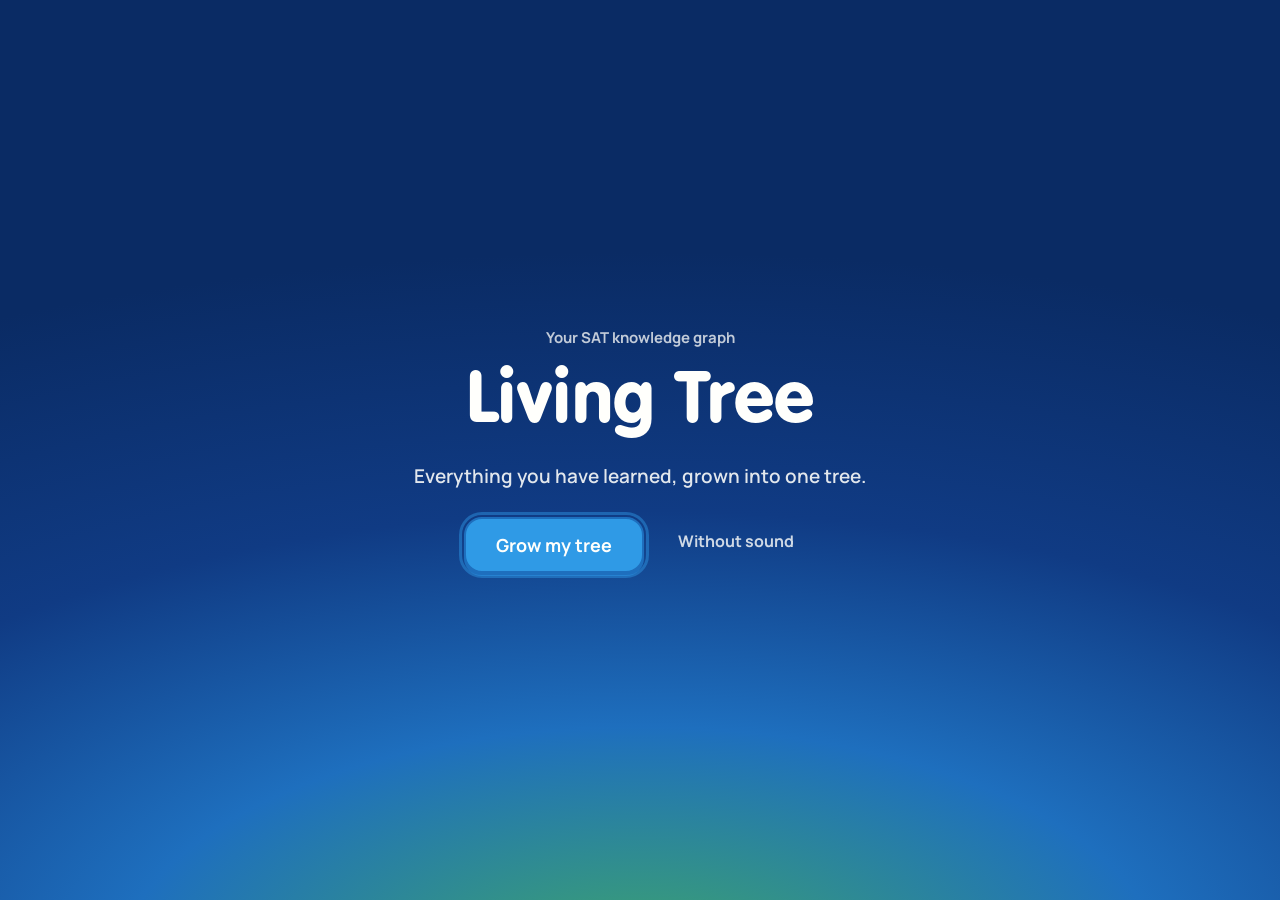
<file: living-tree/index.html>
<!doctype html>
<!--
  Sound design — Living Tree
  Music: warm, organic, hopeful. Plucked nylon guitar and marimba over soft string swells and a
  low cello drone; no drums at rest, light hand percussion (shaker, frame drum) as intensity rises.
  Key of D major, ~84 bpm. Intensity 0 = morning stillness, 1 = full bloom.
  Events (score.sfx):
    hover    — a soft leaf rustle (dry, very short, quiet)
    select   — a single wooden marimba note
    back     — the same marimba note a fourth lower, softer
    zoomIn   — a gentle breath of wind rising through leaves (~0.4s)
    zoomOut  — the same breath falling away (~0.4s)
    start    — a bud swelling: a short airy pluck that leans upward
    complete — a blossom pop (a soft “puh” of petals) followed by an airy chime
    unlock   — a small bright kalimba note, like a new bud appearing
    intro    — a warm full-chord bloom (strings + marimba) as the canopy completes
    riser    — a slow rising string swell with growing leaf rustle (~2.8s)
    step     — a tiny marimba/kalimba tick per leaf popping in, pitched slightly higher each time
-->
<html lang="en">
<head>
<meta charset="utf-8" />
<meta name="viewport" content="width=device-width, initial-scale=1, viewport-fit=cover" />
<title>Living Tree</title>
<link rel="stylesheet" href="../shared/dolphin.css">
<style>
  html, body { overflow: hidden; background: #CFEFFF; color: var(--ink); }
  canvas { position: fixed; inset: 0; width: 100%; height: 100%; display: block; }
  #bg, #blur { pointer-events: none; }
  /* Out-of-focus branches: soft and quiet, never louder than the branch you're looking at. */
  #blur { filter: blur(2.5px) saturate(0.75); }
  #crisp { touch-action: none; }

  /* One compact status pill (top-left). 8px rhythm; 20 / 14 / 12 type. */
  .hud { position: fixed; top: 16px; left: 16px; z-index: 20; pointer-events: none; }
  .hud-panel {
    display: flex; align-items: baseline; gap: 16px; padding: 8px 16px;
    background: var(--foam); border: 2px solid var(--mist); border-radius: 999px; box-shadow: 0 3px 0 var(--chrome-shadow);
  }
  .hud .count { font-family: var(--font-head); font-size: 20px; line-height: 24px; white-space: nowrap; color: var(--ink); }
  .hud .count b { font-weight: normal; color: var(--success); }
  .hud .proj { font-size: 12px; font-weight: 700; color: var(--muted); white-space: nowrap; }
  .hud .proj b { color: var(--ink); font-weight: 800; }

  /* One short hint, shown once. */
  .hint {
    position: fixed; top: 16px; left: 50%; transform: translate(-50%, -4px); z-index: 20; pointer-events: none; white-space: nowrap;
    font-size: 14px; font-weight: 700; line-height: 20px; color: var(--ink); padding: 8px 16px;
    background: var(--foam); border: 2px solid var(--mist); border-radius: 999px;
    opacity: 0; transition: opacity 400ms cubic-bezier(.2,.8,.2,1), transform 400ms cubic-bezier(.2,.8,.2,1);
  }
  .hint.show { opacity: 1; transform: translate(-50%, 0); }
  .skip {
    position: fixed; top: 16px; right: 16px; z-index: 21; height: 40px; padding: 0 16px; border-radius: 999px;
    font: 800 14px/1 var(--font-body); color: var(--ink); background: var(--foam); border: 2px solid var(--mist);
    box-shadow: 0 3px 0 var(--chrome-shadow); cursor: pointer;
  }
  .skip:active { transform: translateY(3px); box-shadow: none; }
  .skip[hidden] { display: none; }

  .tip {
    position: fixed; left: 0; top: 0; pointer-events: none; z-index: 30; max-width: 240px;
    background: var(--foam); color: var(--ink); border: 2px solid var(--mist); border-radius: 16px;
    padding: 8px 12px; box-shadow: 0 3px 0 var(--chrome-shadow);
    opacity: 0; transition: opacity 90ms ease-out;
  }
  .tip.show { opacity: 1; }
  body.card-open .kg-caption { left: calc((100vw - 392px) / 2); max-width: min(640px, calc(100vw - 440px)); }
  .tip .k { display: flex; align-items: center; gap: 8px; font-size: 12px; line-height: 16px; font-weight: 700; color: var(--muted); }
  .tip .k i { width: 8px; height: 8px; border-radius: 50%; display: inline-block; flex: none; }
  .tip b { display: block; font-weight: 800; font-size: 14px; line-height: 20px; }
  .tip small { display: block; font-weight: 700; font-size: 12px; line-height: 16px; }
  .tip small.mastered { color: #2E8A55; }
  .tip small.frontier { color: #8A6D00; }
  .tip small.locked { color: var(--muted); }

  @media (max-width: 640px) {
    .hud { top: 12px; left: 12px; }
    .hud-panel { gap: 8px; padding: 8px 16px; }
    .hud .count { font-size: 18px; }
    .hint { top: 64px; }
    .skip { top: auto; bottom: 72px; right: 12px; }
  }
  @media (prefers-reduced-motion: reduce) {
    .tip, .hint { transition: none; }
  }
</style>
</head>
<body>
<canvas id="bg" aria-hidden="true"></canvas>
<canvas id="blur" aria-hidden="true"></canvas>
<canvas id="crisp" role="img" aria-label="Your SAT knowledge tree. The trunk is the SAT, five limbs are the domains, branches are topics and every leaf is a lesson. Move the pointer toward a limb to look closer; Escape steps back."></canvas>

<header class="hud">
  <div class="hud-panel" aria-live="polite"><span class="count"><b id="hudCount">0</b> of <span id="hudTotal">89</span> leaves</span><span class="proj">Projected <b id="hudScore">400</b></span></div>
</header>
<div class="hint" id="hint">Move toward any branch to look closer.</div>
<button class="skip" id="skip" hidden>Skip intro</button>
<div class="tip" id="tip"></div>

<script type="module">
import { createGraph, DOMAIN_HUES, pct, clamp, projectedScore } from '../shared/graph.js';
import { mountChrome } from '../shared/chrome.js';
import { createLessonCard } from '../shared/lesson-card.js';

// ───────────────────────── Basics ─────────────────────────
const Q = new URLSearchParams(location.search);
const reduceMotion = matchMedia('(prefers-reduced-motion: reduce)').matches || Q.has('still');
const TAU = Math.PI * 2, DEG = Math.PI / 180;
const lerp = (a, b, t) => a + (b - a) * t;
const smooth = (t) => t * t * (3 - 2 * t);
const easeOut = (t) => 1 - Math.pow(1 - t, 3);
const easeBack = (t) => { const c = 1.7; const u = t - 1; return 1 + (c + 1) * u * u * u + c * u * u; };
const prog = (t, a, d) => clamp((t - a) / d, 0, 1);
function mulberry32(a) {
  return () => { a |= 0; a = (a + 0x6D2B79F5) | 0; let t = Math.imul(a ^ (a >>> 15), 1 | a); t = (t + Math.imul(t ^ (t >>> 7), 61 | t)) ^ t; return ((t ^ (t >>> 14)) >>> 0) / 4294967296; };
}
const hexRgb = (c) => { const v = parseInt(c.slice(1), 16); return [(v >> 16) & 255, (v >> 8) & 255, v & 255]; };
const mix = (a, b, t) => { const A = hexRgb(a), B = hexRgb(b); return '#' + A.map((v, i) => Math.round(v + (B[i] - v) * t).toString(16).padStart(2, '0')).join(''); };

const C = {
  ink: '#0A234F', muted: '#536A86', foam: '#FFFFFC', mist: '#D9E4F2', paper: '#F0F2F5', sky: '#CFEFFF',
  wave3: '#2F9AE6', waveShadow: '#1E6FBE', sun: '#FFF44E', sunShadow: '#E8BE00', success: '#3FA669',
};
const BARK = { dark: '#4A3424', base: '#6E4D37', light: '#93694C', hi: '#B08463' };
const PALE = { dark: '#ADA196', base: '#C3B8AE', light: '#D6CDC4', hi: '#E3DCD5' };
const BODY = '"Manrope", system-ui, sans-serif';
// Two canvas type styles (plus the 20px HUD count): names and secondary lines.
const F_NAME = `800 14px ${BODY}`, F_SUB = `700 12px ${BODY}`, F_SMALL = `800 12px ${BODY}`;
const LH_NAME = 18, LH_SUB = 16, LH_SMALL = 15;

const ROOTS_LINE = 'Roots first. Everything up there stands on this.';

// ───────────────────────── Graph + chrome ─────────────────────────
const graph = createGraph();
const { root, nodes, domains, leaves } = graph;
const { score, caption } = mountChrome({
  id: 'living-tree',
  eyebrow: 'Your SAT knowledge graph',
  title: 'Living Tree',
  tagline: 'Everything you have learned, grown into one tree.',
  gateBackground: 'radial-gradient(120% 80% at 50% 108%, #3FA669 0%, #1E6FBE 34%, #103B84 64%, #0A2B64 100%)',
  beginLabel: 'Grow my tree',
  onBegin: (o) => startIntro(o),
});
const card = createLessonCard(graph, {
  score, caption: () => {},          // the card's own pep line is replaced by one plain line below
  onComplete: (evt) => onLessonComplete(evt),
  onOpen: () => { pending = null; },
  onClose: () => { pointer.travel = 0; },
});
const sfxLog = [];
const sfx = (name, o) => { sfxLog.push([Math.round(performance.now()), name]); if (sfxLog.length > 120) sfxLog.shift(); score.sfx?.(name, o); };

// ───────────────────────── Shapes ─────────────────────────
const LEAF = new Path2D(); LEAF.moveTo(0, 0); LEAF.bezierCurveTo(0.25, -0.42, 0.7, -0.36, 1, 0); LEAF.bezierCurveTo(0.7, 0.3, 0.25, 0.36, 0, 0);
const LEAF_HI = new Path2D(); LEAF_HI.moveTo(0.06, -0.02); LEAF_HI.bezierCurveTo(0.27, -0.38, 0.68, -0.33, 0.97, -0.01); LEAF_HI.bezierCurveTo(0.6, -0.08, 0.3, -0.06, 0.06, -0.02);
const BLOSSOM = new Path2D();
for (let k = 0; k < 5; k++) { const a = (k / 5) * TAU - Math.PI / 2; BLOSSOM.ellipse(Math.cos(a) * 0.52, Math.sin(a) * 0.52, 0.56, 0.44, a, 0, TAU); BLOSSOM.closePath(); }
const BUD = new Path2D(); BUD.moveTo(0, -0.42); BUD.bezierCurveTo(0.42, -0.46, 0.86, -0.22, 1.08, 0); BUD.bezierCurveTo(0.86, 0.22, 0.42, 0.46, 0, 0.42); BUD.bezierCurveTo(-0.14, 0.2, -0.14, -0.2, 0, -0.42);
const BUD_SEAM = new Path2D(); BUD_SEAM.moveTo(0.1, 0.02); BUD_SEAM.bezierCurveTo(0.45, 0.08, 0.8, 0.04, 1.02, 0);
const CIRCLE = new Path2D(); CIRCLE.arc(0, 0, 1, 0, TAU);

// ───────────────────────── Tree layout ─────────────────────────
// The crown is laid out in polar slots around the top of the trunk, then squashed to the screen's
// shape (tall on phones, wide on desktops) so the whole tree fills the frame without clipping.
let TRUNK_H = 300, KX = 1, KY = 1, SHAPE = '';
const O = { x: 0, y: -292 };                   // crown origin (top of the trunk)
const SPREAD = 122 * DEG;                      // canopy wraps ±122° around the crown origin
const DOMAIN_GAP = 0.75;                       // gap between limbs, in spine slots
const R = { limb: 168, spine0: 252, step: 19, rung: 22 };
const LEAF_R = 16;                             // world radius of a leaf cluster
function shapeFor(w, h) { const r = w / h; return r < 0.85 ? 'tall' : r > 1.45 ? 'wide' : 'square'; }
function setShape(s) {
  SHAPE = s;
  [KX, KY, TRUNK_H] = s === 'tall' ? [0.66, 1.18, 360] : s === 'wide' ? [1.1, 0.92, 290] : [1, 1, 300];
  O.y = -(TRUNK_H - 8);
}

const P2 = (x, y) => ({ x, y });
const add = (a, b) => P2(a.x + b.x, a.y + b.y);
const sub = (a, b) => P2(a.x - b.x, a.y - b.y);
const mul = (a, k) => P2(a.x * k, a.y * k);
const vlen = (a) => Math.hypot(a.x, a.y);
const norm = (a) => { const l = vlen(a) || 1; return P2(a.x / l, a.y / l); };
const rot = (a, t) => { const c = Math.cos(t), s = Math.sin(t); return P2(a.x * c - a.y * s, a.x * s + a.y * c); };
const lerpV = (a, b, t) => P2(lerp(a.x, b.x, t), lerp(a.y, b.y, t));
const dirOf = (ang) => norm(P2(Math.sin(ang) * KX, -Math.cos(ang) * KY));   // 0 = up, + = clockwise
const polar = (ang, r) => P2(O.x + Math.sin(ang) * r * KX, O.y - Math.cos(ang) * r * KY);
function bez(P, t) {
  const u = 1 - t, a = u * u * u, b = 3 * u * u * t, c = 3 * u * t * t, d = t * t * t;
  return P2(a * P[0].x + b * P[1].x + c * P[2].x + d * P[3].x, a * P[0].y + b * P[1].y + c * P[2].y + d * P[3].y);
}
function bezT(P, t) {
  const u = 1 - t;
  const x = 3 * u * u * (P[1].x - P[0].x) + 6 * u * t * (P[2].x - P[1].x) + 3 * t * t * (P[3].x - P[2].x);
  const y = 3 * u * u * (P[1].y - P[0].y) + 6 * u * t * (P[2].y - P[1].y) + 3 * t * t * (P[3].y - P[2].y);
  return norm(P2(x, y));
}
function sampleCurve(P, N) {
  const pts = []; let acc = 0, prev = null;
  for (let i = 0; i <= N; i++) {
    const t = i / N, p = bez(P, t);
    if (prev) acc += Math.hypot(p.x - prev.x, p.y - prev.y);
    pts.push({ x: p.x, y: p.y, t, s: acc }); prev = p;
  }
  return pts;
}
function atArc(pts, s) {
  for (let i = 1; i < pts.length; i++) {
    if (pts[i].s >= s) {
      const a = pts[i - 1], b = pts[i], f = (s - a.s) / Math.max(1e-6, b.s - a.s);
      return { x: lerp(a.x, b.x, f), y: lerp(a.y, b.y, f), t: lerp(a.t, b.t, f), tan: norm(P2(b.x - a.x, b.y - a.y)) };
    }
  }
  const a = pts[pts.length - 2], b = pts[pts.length - 1];
  return { x: b.x, y: b.y, t: 1, tan: norm(P2(b.x - a.x, b.y - a.y)) };
}

const isSpine = (n) => n.children.length > 0 && n.children.every((c) => !c.children.length);
const spineCount = (n) => (isSpine(n) ? 1 : n.children.reduce((a, c) => a + spineCount(c), 0));
const leafWeight = (l) => (l.state === 'mastered' ? 1 : l.state === 'frontier' ? 0.7 : 0.3);
const subWeight = (n) => (n.children.length ? n.children.reduce((a, c) => a + subWeight(c), 0) : leafWeight(n));
const isAlive = (n) => (n.children.length ? n.masteredCount > 0 || n.frontier > 0 : n.state !== 'locked');
const lessonsOf = (n) => (n.children.length ? n.children.flatMap(lessonsOf) : [n]);
const PAL = {};
for (const d of domains) {
  const h = DOMAIN_HUES[d.label];
  PAL[d.label] = { hue: h, leaves: [mix(h, C.ink, 0.3), mix(h, C.ink, 0.12), h, mix(h, C.foam, 0.16)], hi: mix(h, C.foam, 0.38), petal: mix(h, C.foam, 0.52), petalEdge: mix(h, C.foam, 0.2) };
}

const order = [...nodes].sort((a, b) => a.depth - b.depth);   // parents before children
for (const n of nodes) {
  n.v = { vis: 1, sharp: 1, tVis: 1, tSharp: 1, prox: 0, tProx: 0, hl: 0, fT: n === root ? 1 : 0, damp: 1, grads: new WeakMap(), M: [1, 0, 0, 1, 0, 0] };
}
const ROOTS = { id: 'roots', isRoots: true, label: 'Roots', parent: root, children: [], depth: 1, v: { vis: 1, sharp: 1, prox: 0, tProx: 0, fT: 0 } };

// Center-out order: the last (most advanced) topic continues the limb in the middle; earlier ones
// fork lower on the limb and sweep to the edges. Foundations sit lowest; the crown is advanced work.
function centerOut(list, outerRight) {
  const out = [];
  for (let k = list.length - 1, i = 0; k >= 0; k--, i++) { if (i % 2) out.unshift(list[k]); else out.push(list[k]); }
  return outerRight ? out : out.reverse();
}
// Slot u (in spine units) → crown angle, spacing spines evenly in the squashed crown.
function slotMapper(units) {
  const N = 480, lat = (a) => Math.hypot(Math.cos(a) * KX, Math.sin(a) * KY);
  const run = (c) => { const A = [-SPREAD]; let a = -SPREAD; for (let i = 0; i < N; i++) { a += (c / lat(a)) * (units / N); A.push(a); } return A; };
  let lo = 0.001, hi = 1, A = null;
  for (let it = 0; it < 40; it++) { const mid = (lo + hi) / 2; A = run(mid); if (A[N] > SPREAD) hi = mid; else lo = mid; }
  A = run(lo);
  return (u) => { const f = clamp(u / units, 0, 1) * N, i = Math.min(N - 1, Math.floor(f)); return lerp(A[i], A[i + 1], f - i); };
}

function layout() {
  const rr = mulberry32(20261121);
  const units = domains.reduce((a, d) => a + spineCount(d), 0) + DOMAIN_GAP * (domains.length - 1);
  const angleAt = slotMapper(units);
  const tb = root.v;
  tb.P = [P2(0, 0), P2(14, -TRUNK_H * 0.36), P2(-16, -TRUNK_H * 0.7), P2(0, -TRUNK_H)];
  let cu = 0;
  for (const d of domains) {
    const sc = spineCount(d);
    d.v.u0 = cu; d.v.a0 = angleAt(cu); d.v.a1 = angleAt(cu + sc); d.v.ac = angleAt(cu + sc / 2);
    cu += sc + DOMAIN_GAP;
  }
  domains.forEach((d) => {
    const b = d.v, ac = b.ac, outer = Math.abs(ac) / SPREAD;
    b.attachU = 0.97 - 0.17 * outer;
    const A = bez(tb.P, b.attachU);
    const E = polar(ac, R.limb * (1 - 0.06 * outer));
    const d0 = dirOf(ac * 0.42), d1 = dirOf(ac);
    const L = vlen(sub(E, A));
    b.P = [A, add(A, mul(d0, L * 0.45)), sub(E, mul(d1, L * 0.3)), E];
    const n = d.children.length;
    let c = b.u0;
    for (const t of centerOut(d.children, ac > 0)) {
      const s = spineCount(t);
      t.v.u0 = c; t.v.ac = angleAt(c + s / 2); c += s;
    }
    d.children.forEach((t, k) => {
      const u = n > 1 ? 0.3 + (0.7 * k) / (n - 1) : 1;
      t.v.attachU = u;
      const F = bez(b.P, u), tF = bezT(b.P, u);
      const rs = R.spine0 + k * R.step + (rr() - 0.5) * 10;
      if (isSpine(t)) placeSpine(t, F, tF, t.v.ac, rs, rr);
      else {
        const SF = polar(t.v.ac, rs - 34);
        const dFS = vlen(sub(SF, F));
        const em = norm(lerpV(tF, norm(sub(SF, F)), 0.62));
        t.v.P = [F, add(F, mul(em, dFS * 0.38)), sub(SF, mul(dirOf(t.v.ac), dFS * 0.3)), SF];
        const subs = ac > 0 ? [...t.children] : [...t.children].reverse();
        subs.forEach((s, j) => { s.v.ac = angleAt(t.v.u0 + j + 0.5); });
        t.children.forEach((s, j) => { s.v.attachU = 1; placeSpine(s, SF, dirOf(t.v.ac), s.v.ac, rs + 10 + j * 9, rr); });
      }
    });
  });
  for (const n of nodes) n.v.B = n.v.P[0];
}

function placeSpine(sp, F, tF, ang, rs, rr) {
  const m = sp.children.length;
  const spineLen = 14 + (m - 1) * R.rung;
  const S = polar(ang, rs), T = polar(ang * 0.93, rs + spineLen);
  const dFS = vlen(sub(S, F));
  const em = rot(norm(lerpV(tF, norm(sub(S, F)), 0.58)), (rr() - 0.5) * 0.25);
  const bend = rot(dirOf(ang), (rr() < 0.5 ? -1 : 1) * (0.12 + rr() * 0.14));
  sp.v.P = [F, add(F, mul(em, dFS * 0.4)), sub(T, mul(bend, spineLen * 0.85 + dFS * 0.28)), T];
  const pts = sampleCurve(sp.v.P, 48), Ltot = pts[pts.length - 1].s;
  sp.children.forEach((l, j) => {
    const back = (m - 1 - j) * R.rung;
    const at = atArc(pts, Ltot - back);
    const v = l.v;
    v.attachU = at.t;
    const side = j === m - 1 ? 0 : ((m - 1 - j) % 2 ? 1 : -1);
    v.side = side;
    const dir = side ? rot(at.tan, side * 44 * DEG) : at.tan;
    const tl = side ? 17 + rr() * 3 : 12;
    const A = P2(at.x, at.y);
    const endDir = side ? rot(dir, -side * 16 * DEG) : dir;
    const T2 = add(A, mul(norm(add(dir, endDir)), tl));
    v.P = [A, add(A, mul(dir, tl * 0.42)), sub(T2, mul(endDir, tl * 0.32)), T2];
    v.tip = T2; v.tipA = Math.atan2(endDir.y, endDir.x);
    // Label direction: away from the spine on the twig's side (or straight out for the tip bud).
    v.lblDir = side ? norm(rot(at.tan, side * 90 * DEG)) : at.tan;
    v.cluster = [-1.3, -0.62, 0.02, 0.66, 1.32].map((a, i) => ({
      a: a + (rr() - 0.5) * 0.3, len: (i === 2 ? 17 : 14.5) + rr() * 4, wid: 11 + rr() * 2.5, shade: Math.floor(rr() * 3.99), lift: i === 2 ? 1.2 : 0,
    }));
    v.blRot = rr() * TAU; v.budTilt = (rr() - 0.5) * 0.3; v.ph = rr() * TAU;
  });
}

// Widths follow a pipe model: a branch is as thick as the life it carries.
function computeWidths() {
  const WK = 5.7, WS = 4.1;
  for (const n of nodes) {
    const v = n.v, wt = subWeight(n), alive = isAlive(n);
    v.alive = alive;
    if (n === root) { v.w0 = WK * Math.sqrt(wt) * 1.05; v.w1 = v.w0 * 0.42; v.flare = 22; }
    else if (n.depth === 1) { v.w0 = WK * Math.sqrt(wt) * 0.92; v.w1 = WS * Math.sqrt(subWeight(n.children[n.children.length - 1])) * 1.05; v.flare = 0; }
    else if (!n.children.length) { v.w0 = n.state === 'mastered' ? 2.5 : n.state === 'frontier' ? 2.2 : 1.4; v.w1 = n.state === 'locked' ? 0.6 : 1.0; }
    else if (isSpine(n)) { v.w0 = WS * Math.sqrt(wt) * (alive ? 1 : 0.72); v.w1 = alive ? 1.2 : 0.8; }
    else { v.w0 = WS * Math.sqrt(wt); v.w1 = WS * Math.sqrt(wt) * 0.78; }
    v.collar = n.depth === 1 ? 0.14 : n.depth <= 3 && n.depth >= 2 ? 0.2 : 0;
    // The trunk, limbs and topic forks hand off to the branches that continue them: no end caps.
    v.nocap = n === root || n.depth === 1 || (n.children.length > 0 && !isSpine(n));
  }
}

function buildBranchPath(v, N) {
  const pts = sampleCurve(v.P, N), B = v.P[0];
  v.pts = pts; v.len = pts[pts.length - 1].s;
  const L = [], Rr = [];
  for (let i = 0; i <= N; i++) {
    const p = pts[i], q0 = pts[Math.max(0, i - 1)], q1 = pts[Math.min(N, i + 1)];
    const tx = q1.x - q0.x, ty = q1.y - q0.y, tl = Math.hypot(tx, ty) || 1;
    const nx = -ty / tl, ny = tx / tl, u = i / N;
    let w = lerp(v.w0, v.w1, Math.pow(u, 0.85)) / 2;
    if (v.flare) w += v.flare * Math.pow(1 - u, 7);
    if (v.collar) w += v.w0 * v.collar * Math.pow(1 - u, 12);
    L.push([p.x - B.x + nx * w, p.y - B.y + ny * w]);
    Rr.push([p.x - B.x - nx * w, p.y - B.y - ny * w]);
  }
  const path = new Path2D();
  path.moveTo(L[0][0], L[0][1]);
  for (let i = 1; i < L.length; i++) path.lineTo(L[i][0], L[i][1]);
  for (let i = Rr.length - 1; i >= 0; i--) path.lineTo(Rr[i][0], Rr[i][1]);
  path.closePath();
  const tip = pts[N];
  // Caps wind the same way as the outline (anticlockwise) so nonzero fill unions them instead of punching holes.
  if (!v.nocap) { path.moveTo(tip.x - B.x + v.w1 / 2, tip.y - B.y); path.arc(tip.x - B.x, tip.y - B.y, v.w1 / 2, 0, TAU, true); }
  if (v.baseCap) { path.moveTo(v.w0 / 2, 0); path.arc(0, 0, v.w0 / 2, 0, TAU, true); }
  v.path = path;
  // Lighting: a linear gradient across the branch, lit from the sun (upper right).
  const d = norm(sub(tip, B)), nrm = P2(-d.y, d.x);
  const lit = nrm.x * 0.55 + nrm.y * -0.83 > 0 ? nrm : mul(nrm, -1);
  const mid = mul(sub(tip, B), 0.5), wA = Math.max(v.w0, v.w1) * 0.5 + 0.5;
  v.g0 = add(mid, mul(lit, wA)); v.g1 = sub(mid, mul(lit, wA));
  v.grads = new WeakMap();
}
function barkFill(ctx, v) {
  let g = v.grads.get(ctx);
  if (!g) {
    const pal = v.alive === false ? PALE : BARK;
    g = ctx.createLinearGradient(v.g0.x, v.g0.y, v.g1.x, v.g1.y);
    g.addColorStop(0, pal.hi); g.addColorStop(0.3, pal.light); g.addColorStop(0.65, pal.base); g.addColorStop(1, pal.dark);
    v.grads.set(ctx, g);
  }
  return g;
}
// Bark grain on the trunk and limbs (static, local coords).
function buildGrain(v, count, rr) {
  const p = new Path2D(), B = v.P[0];
  for (let k = 0; k < count; k++) {
    const off = (k / (count - 1) - 0.5) * 0.7 + (rr() - 0.5) * 0.08;
    const t0 = rr() * 0.25, t1 = 0.55 + rr() * 0.45;
    for (let i = 0; i <= 14; i++) {
      const t = lerp(t0, t1, i / 14), q = bez(v.P, t), tg = bezT(v.P, t), nrm = P2(-tg.y, tg.x);
      const w = lerp(v.w0, v.w1, Math.pow(t, 0.85)) + (v.flare ? v.flare * 2 * Math.pow(1 - t, 7) : 0);
      const o = off * w + Math.sin(t * 22 + k) * 0.8;
      const x = q.x - B.x + nrm.x * o, y = q.y - B.y + nrm.y * o;
      if (i === 0) p.moveTo(x, y); else p.lineTo(x, y);
    }
  }
  v.grain = p;
}

// Crown circles, frame boxes and intro timings.
function computeMeta() {
  const lessonsUnder = new Map();
  for (const n of [...order].reverse()) lessonsUnder.set(n, n.children.length ? n.children.flatMap((c) => lessonsUnder.get(c)) : [n]);
  for (const n of nodes) {
    if (!n.children.length) continue;
    const ls = lessonsUnder.get(n), tips = ls.map((l) => l.v.tip);
    const cxm = tips.reduce((a, p) => a + p.x, 0) / tips.length, cym = tips.reduce((a, p) => a + p.y, 0) / tips.length;
    const rms = Math.sqrt(tips.reduce((a, p) => a + (p.x - cxm) ** 2 + (p.y - cym) ** 2, 0) / tips.length);
    n.v.crown = { x: cxm, y: cym, r: rms * 1.2 + LEAF_R * 1.4 };
    let x0 = Infinity, y0 = Infinity, x1 = -Infinity, y1 = -Infinity;
    const addPt = (p, r = 0) => { x0 = Math.min(x0, p.x - r); y0 = Math.min(y0, p.y - r); x1 = Math.max(x1, p.x + r); y1 = Math.max(y1, p.y + r); };
    for (const p of tips) addPt(p, LEAF_R * 1.25);
    if (n !== root) {
      for (const m of nodes) if (m !== n && m.children.length && inSub(m, n)) addPt(m.v.P[0]);
      for (const l of ls) addPt(l.v.P[0]);
      // A sliver of the way back toward the parent, so "out" stays close by.
      const c = P2((x0 + x1) / 2, (y0 + y1) / 2), toB = sub(n.v.P[0], c), dB = vlen(toB);
      addPt(add(c, mul(norm(toB), n.depth === 1 ? dB * 0.5 : Math.min(dB * 0.25, 60))));
    } else addPt(P2(0, 0));
    n.v.box = { x0, y0, x1, y1 };
    n.v.maxR = Math.max(...tips.map((p) => vlen(sub(p, O))));
  }
  // Intro timings: trunk → limbs in domain order → topics → twigs.
  root.v.gs = 0.75; root.v.gd = 1.45;
  domains.forEach((d, i) => { d.v.gs = 1.7 + i * 0.2; d.v.gd = 1.0; });
  for (const n of order) {
    if (n.depth < 2) continue;
    const p = n.parent.v;
    if (!n.children.length) { n.v.gs = p.gs + p.gd * (0.35 + 0.55 * n.v.attachU); n.v.gd = 0.32; }
    else if (n.depth === 2) { n.v.gs = p.gs + p.gd * (0.12 + 0.62 * n.v.attachU); n.v.gd = 0.75; }
    else { n.v.gs = p.gs + p.gd * 0.7; n.v.gd = 0.6; }
  }
  for (const n of order) n.v.fullT = Math.max(n.v.gs + n.v.gd, n.parent ? n.parent.v.fullT : 0);
  // Leaves pop in the order they were actually mastered.
  const j = graph.journey().filter((l) => l.state === 'mastered');
  j.forEach((l, i) => { l.v.popT = Math.max(4.15 + (2.6 * i) / Math.max(1, j.length - 1), l.v.fullT + 0.05); l.v.stepped = false; });
  graph.frontierLessons().forEach((l, i) => { l.v.popT = INTRO_END + 0.08 + i * 0.03; });
  for (const l of leaves) if (l.state === 'locked') l.v.popT = l.v.fullT;
  // Sway: thin wood moves more.
  const rr = mulberry32(5);
  for (const n of nodes) {
    const isLesson = !n.children.length;
    n.v.amp = n === root ? 0.003 : n.depth === 1 ? 0.008 : isLesson ? 0.045 : n.depth === 2 ? 0.015 : 0.02;
    n.v.f = (isLesson ? 1.5 : 0.9) + rr() * 0.5; n.v.phs = rr() * TAU;
  }
}

function buildTree() {
  computeWidths();
  const rr = mulberry32(31);
  for (const n of nodes) {
    buildBranchPath(n.v, n === root ? 40 : n.depth === 1 ? 30 : !n.children.length ? 8 : 22);
    if (n.depth <= 1) buildGrain(n.v, n === root ? 9 : 4, rr);
    if (!n.children.length) n.v.tipL = sub(n.v.tip, n.v.B);
    buildFoliage(n);
  }
}
// Foliage: leaves sprouting along living branches, denser where more is mastered.
// Baked per branch into one Path2D per shade (local coords), so it sways for free.
function buildFoliage(n) {
  const v = n.v;
  v.fol = null;
  if (n === root || !n.children.length) return;
  const m = n.masteredCount / n.leafCount;
  if (m <= 0) return;
  const rr = mulberry32(1000 + n.id * 17);
  const shades = [new Path2D(), new Path2D(), new Path2D()], hi = new Path2D();
  const B = v.P[0], L = v.len;
  const from = n.depth === 1 ? 0.5 : 0.22, to = n.depth === 1 ? 0.98 : 0.97, step = n.depth === 1 ? 11 : 7.5;
  const dens = n.depth === 1 ? 0.12 + 0.35 * m : 0.3 + 0.7 * m;
  let side = 1, count = 0;
  for (let s = L * from; s <= L * to; s += step) {
    const r1 = rr(), r2 = rr(), r3 = rr(), r4 = rr(), r5 = rr();
    side = -side;
    if (r1 > dens) continue;
    const at = atArc(v.pts, s);
    const ang = Math.atan2(at.tan.y, at.tan.x) + side * (0.55 + r2 * 0.5);
    const len = (n.depth === 1 ? 12 : 9) + r3 * 5, wid = 7 + r4 * 3;
    const c = Math.cos(ang), si = Math.sin(ang);
    const mtx = new DOMMatrix([c * len, si * len, -si * wid, c * wid, at.x - B.x, at.y - B.y]);
    shades[Math.floor(r5 * 2.99)].addPath(LEAF, mtx); hi.addPath(LEAF_HI, mtx);
    count++;
    if (r2 > 0.55) {
      const a2 = ang - side * 0.9, l2 = len * 0.8, c2 = Math.cos(a2), s2 = Math.sin(a2);
      const m2 = new DOMMatrix([c2 * l2, s2 * l2, -s2 * wid * 0.9, c2 * wid * 0.9, at.x - B.x, at.y - B.y]);
      shades[Math.floor(r4 * 2.99)].addPath(LEAF, m2); hi.addPath(LEAF_HI, m2);
    }
  }
  if (!count) return;
  const ls = lessonsOf(n).filter((l) => l.state === 'mastered');
  v.fol = { shades, hi, popT: Math.min(...ls.map((l) => l.v.popT ?? 0)) - 0.25 };
}

// ───────────────────────── Roots (history) ─────────────────────────
let rootSegs = [], rootTips = [], rootsBox = null, rootsAll = null;
function buildRoots() {
  const st = graph.stats();
  const rr = mulberry32(1203);
  rootSegs = []; rootTips = [];
  const MAIN = 7, days = st.days;
  const per = Array.from({ length: MAIN }, () => Math.floor(days / MAIN));
  for (let i = 0, left = days - per.reduce((a, b) => a + b, 0); left > 0; i = (i + 2) % MAIN, left--) per[(MAIN >> 1) + ((i % 3) - 1)]++;
  const thick = 0.55 + 0.8 * (st.mastered / st.total);
  const baseLen = 24 + days * 0.6;
  function grow(start, ang, L, tips, depth, parent, gs) {
    const endAng = ang * 0.8 + (rr() - 0.5) * 0.3;
    const d0 = P2(Math.sin(ang), Math.cos(ang)), d1 = P2(Math.sin(endAng), Math.cos(endAng));
    const end = add(start, mul(norm(add(d0, d1)), L));
    const w0 = 2.2 * Math.sqrt(tips) * thick + 0.7, w1 = tips > 1 ? 2.2 * Math.sqrt(tips / 2) * thick * 1.02 + 0.5 : 0.55;
    const P = [start, add(start, mul(d0, L * 0.4)), sub(end, mul(d1, L * 0.34)), end];
    const gd = depth === 0 ? 0.85 : 0.55;
    const seg = { P, w0, w1, flare: 0, collar: 0, baseCap: depth > 0, parent, gs, gd, B: start, depth, alive: true, M: [1, 0, 0, 1, 0, 0] };
    buildBranchPath(seg, depth === 0 ? 18 : 12);
    rootSegs.push(seg);
    if (tips > 1 && depth < 6) {
      const a = Math.ceil(tips / 2), b = tips - a, spread = (24 + rr() * 16) * DEG, fork = bez(P, 0.92);
      grow(fork, endAng - spread * 0.55, L * (0.6 + rr() * 0.1), a, depth + 1, seg, gs + gd * 0.75);
      grow(fork, endAng + spread * 0.55, L * (0.6 + rr() * 0.1), b, depth + 1, seg, gs + gd * 0.75);
    } else rootTips.push({ seg, p: end });
  }
  for (let i = 0; i < MAIN; i++) {
    const f = (i / (MAIN - 1)) * 2 - 1;
    const ang = f * 80 * DEG + (rr() - 0.5) * 8 * DEG;
    const L = baseLen * (0.72 + 0.55 * Math.abs(f)) * (0.9 + rr() * 0.2);
    grow(P2(f * 17, -4), ang, L, per[i], 0, null, 0.3 + Math.abs(f) * 0.18 + rr() * 0.1);
  }
  rootsAll = new Path2D();
  for (const s of rootSegs) rootsAll.addPath(s.path, new DOMMatrix([1, 0, 0, 1, s.B.x, s.B.y]));
  let x0 = Infinity, x1 = -Infinity, y1 = 0;
  for (const s of rootSegs) for (const p of s.pts) { x0 = Math.min(x0, p.x); x1 = Math.max(x1, p.x); y1 = Math.max(y1, p.y); }
  rootsBox = { x0: x0 - 8, y0: -24, x1: x1 + 8, y1: y1 + 8 };
  const sorted = [...rootTips].sort((a, b) => b.p.y - a.p.y);
  const first = graph.journey().filter((l) => l.state === 'mastered')[0];
  rootTips.forEach((t) => (t.label = null));
  if (sorted.length > 2) {
    sorted[0].label = ['Day 1', first ? first.label : ''];
    sorted[sorted.length - 1].label = ['Today', `Day ${days}`];
  }
}

// ───────────────────────── Canvas + camera ─────────────────────────
const bgC = document.getElementById('bg'), blurC = document.getElementById('blur'), crisp = document.getElementById('crisp');
const gx = bgC.getContext('2d'), bx = blurC.getContext('2d'), cx = crisp.getContext('2d');
const BLUR_RES = 0.5;
let W = 0, H = 0, DPR = 1, BG_RES = 1, VP = { x: 0, y: 0, w: 1, h: 1 };
let skyCache = null;
function resize() {
  W = innerWidth; H = innerHeight; DPR = Math.min(devicePixelRatio || 1, 2); BG_RES = Math.min(DPR, 1.5);
  crisp.width = Math.round(W * DPR); crisp.height = Math.round(H * DPR);
  blurC.width = Math.round(W * BLUR_RES); blurC.height = Math.round(H * BLUR_RES);
  bgC.width = Math.round(W * BG_RES); bgC.height = Math.round(H * BG_RES);
  // Static sky + sun, cached once per size.
  skyCache = document.createElement('canvas'); skyCache.width = bgC.width; skyCache.height = bgC.height;
  const g = skyCache.getContext('2d'); g.scale(BG_RES, BG_RES);
  const sky = g.createLinearGradient(0, 0, 0, H);
  sky.addColorStop(0, '#8FD5FB'); sky.addColorStop(0.55, '#C6ECFF'); sky.addColorStop(1, '#E6F7FF');
  g.fillStyle = sky; g.fillRect(0, 0, W, H);
  const sxp = W * 0.86, syp = Math.max(56, H * 0.12), hr = 120;
  const halo = g.createRadialGradient(sxp, syp, 0, sxp, syp, hr);
  halo.addColorStop(0, 'rgba(255,253,230,0.7)'); halo.addColorStop(1, 'rgba(255,253,230,0)');
  g.fillStyle = halo; g.fillRect(sxp - hr, syp - hr, hr * 2, hr * 2);
  g.fillStyle = '#FFFEF2'; g.beginPath(); g.arc(sxp, syp, 24, 0, TAU); g.fill();
  if (SHAPE && shapeFor(W, H) !== SHAPE) relayout();
  frameCache.clear();
}
addEventListener('resize', resize);

// Safe zones: the status pill, the dock, the music button, the lesson card, a visible caption/hint.
let zones = [];
function readZones() {
  zones = [];
  const add = (el, pad = 8) => { if (!el) return; const r = el.getBoundingClientRect(); if (r.width && r.height) zones.push([r.left - pad, r.top - pad, r.right + pad, r.bottom + pad]); };
  add(hudEl); add(document.querySelector('.kg-dock')); add(document.querySelector('.kg-sound'));
  if (card.lesson) add(card.el);
  if (hintState === 1) add(hintEl);
  if (!skipEl.hidden) add(skipEl);
  const cap = document.querySelector('.kg-caption.show'); if (cap) add(cap);
}
function viewport() {
  const narrow = W < 640;
  const m = narrow ? 12 : 24;
  const top = 16 + 40 + 8;                                    // below the status pill
  let bottom = 16 + 40 + 8;                                   // above the dock + music button
  let right = m;
  document.body.classList.toggle('card-open', !!card.lesson && W >= 900);
  if (card.lesson) {
    const r = card.el.getBoundingClientRect();
    if (W >= 900) right = W - r.left + 8; else bottom = H - r.top + 8;
  }
  return { x: m, y: top, w: Math.max(80, W - m - right), h: Math.max(80, H - top - bottom) };
}
const cam = { x: 0, y: -300, z: 1 };
const camV = { x: 0, y: 0, z: 0 };
let OX = 0, OY = 0; // world → CSS px offset (screen = O + world * z)
const sx = (x) => OX + x * cam.z, sy = (y) => OY + y * cam.z;
function camMatrix(res) { return [res * cam.z, 0, 0, res * cam.z, res * OX, res * OY]; }
function mm(A, B, out) {
  const a = A[0] * B[0] + A[2] * B[1], b = A[1] * B[0] + A[3] * B[1], c = A[0] * B[2] + A[2] * B[3], d = A[1] * B[2] + A[3] * B[3];
  const e = A[0] * B[4] + A[2] * B[5] + A[4], f = A[1] * B[4] + A[3] * B[5] + A[5];
  out[0] = a; out[1] = b; out[2] = c; out[3] = d; out[4] = e; out[5] = f; return out;
}
const TMP = [1, 0, 0, 1, 0, 0], LOC = [1, 0, 0, 1, 0, 0];
function setT(ctx, cm, M) { mm(cm, M, TMP); ctx.setTransform(TMP[0], TMP[1], TMP[2], TMP[3], TMP[4], TMP[5]); }
const apply = (M, x, y) => P2(M[0] * x + M[2] * y + M[4], M[1] * x + M[3] * y + M[5]);

// ───────────────────────── Labels: one spec drives both framing and drawing ─────────────────────────
function wrap(ctx, text, maxW, maxLines = 2) {
  const words = text.split(' '), lines = [];
  let line = '';
  for (const w of words) {
    const test = line ? line + ' ' + w : w;
    if (ctx.measureText(test).width <= maxW || !line) line = test; else { lines.push(line); line = w; }
  }
  if (line) lines.push(line);
  if (lines.length > maxLines) { lines.length = maxLines; lines[maxLines - 1] = lines[maxLines - 1].replace(/\s*\S*$/, '') + '…'; }
  return lines;
}
const measured = new Map();
function measure(title, sub, maxW, dot, small) {
  const key = title + '|' + (sub || '') + '|' + maxW + '|' + (dot ? 1 : 0) + (small ? 's' : '');
  let m = measured.get(key);
  if (!m) {
    cx.font = small ? F_SMALL : F_NAME;
    const lines = wrap(cx, title, maxW), widths = lines.map((l) => cx.measureText(l).width);
    let w = Math.max(...widths), sw = 0;
    if (sub) { cx.font = F_SUB; sw = cx.measureText(sub).width; w = Math.max(w, sw); }
    const lh = small ? LH_SMALL : LH_NAME;
    m = { lines, widths, sw, lh, font: small ? F_SMALL : F_NAME, w: w + (dot ? 16 : 0), h: lh * lines.length + (sub ? LH_SUB : 0), dot: !!dot };
    measured.set(key, m);
  }
  return m;
}
// Box (px, relative to the anchor) for a label pushed `gap` px along `dir`.
function relBox(dir, gap, m) {
  const ax = dir.x * gap, ay = dir.y * gap;
  const left = dir.x > 0.34 ? ax : dir.x < -0.34 ? ax - m.w : ax - m.w / 2;
  const top = dir.y > 0.34 ? ay : dir.y < -0.34 ? ay - m.h : ay - m.h / 2;
  return [left, top, left + m.w, top + m.h];
}
const fmtDate = (d) => d.toLocaleDateString(undefined, { month: 'short', day: 'numeric' });
function lessonSub(l) {
  if (l.state === 'mastered') return l.masteredAt ? `Grown ${fmtDate(l.masteredAt)}` : 'Grown';
  return l.state === 'frontier' ? 'Ready' : 'Not yet';
}
const narrowLabels = () => W < 640;
// World anchor + px gap for each label family. `live` uses the swayed positions.
function domainLabelSpec(d) {
  if (SHAPE === 'tall') return { wx: d.v.crown.x, wy: d.v.crown.y, dir: P2(0, 0), gap: 0, title: d.label, maxW: 110, dot: PAL[d.label].hue, inside: true };
  const p = polar(d.v.ac, d.v.maxR + LEAF_R + 4);
  return { wx: p.x, wy: p.y, dir: dirOf(d.v.ac), gap: 8, title: d.label, maxW: 200, dot: PAL[d.label].hue };
}
function topicLabelSpec(t, live) {
  if (isSpine(t)) {
    const tipL = t.children[t.children.length - 1], d = dirOf(t.v.ac);
    const wx = (live ? tipL.v.wx : tipL.v.tip.x) + d.x * LEAF_R * 1.3, wy = (live ? tipL.v.wy : tipL.v.tip.y) + d.y * LEAF_R * 1.3;
    return { wx, wy, dir: d, gap: 6, title: t.label, maxW: narrowLabels() ? 96 : 128, small: narrowLabels() };
  }
  // A topic of sub-branches: label its own stem, beside the wood (never on it).
  const at = atArc(t.v.pts, t.v.len * 0.55), nrm = norm(P2(at.tan.y, -at.tan.x)), up = nrm.y <= 0 ? nrm : mul(nrm, -1);
  const p = live ? apply(t.v.M, at.x - t.v.B.x, at.y - t.v.B.y) : P2(at.x, at.y);
  const off = t.v.w0 * 0.5 + 2;
  return { wx: p.x + up.x * off, wy: p.y + up.y * off, dir: up, gap: 6, title: t.label, maxW: narrowLabels() ? 110 : 150, small: narrowLabels() };
}
function lessonLabelSpec(l, live) {
  const v = l.v, r = LEAF_R * (l.state === 'frontier' ? 1.2 : 1.05);
  const tx = live ? v.wx : v.tip.x, ty = live ? v.wy : v.tip.y;
  return { wx: tx + v.lblDir.x * r, wy: ty + v.lblDir.y * r, dir: v.lblDir, gap: 6, title: l.label, sub: lessonSub(l), maxW: narrowLabels() ? 112 : 150 };
}
function labelSetFor(n, live = false) {
  if (n === root) return domains.map((d) => domainLabelSpec(d)).filter((s) => !s.inside);
  if (n.isRoots) return rootTips.filter((t) => t.label).map((t) => ({ wx: t.p.x, wy: t.p.y, dir: P2(1, 0.4), gap: 8, title: t.label[0], sub: t.label[1], maxW: 200 }));
  if (n.depth === 1) return n.children.flatMap((t) => (isSpine(t) ? [topicLabelSpec(t, live)] : [topicLabelSpec(t, live), ...t.children.map((s) => topicLabelSpec(s, live))]));
  return lessonsOf(n).map((l) => lessonLabelSpec(l, live));
}

// ───────────────────────── Framing ─────────────────────────
// A frame fits the node's world box AND its labels (px-sized), with 16px margins; cached per viewport.
const frameCache = new Map();
let stateVersion = 0;
function frameFor(n) {
  const key = (n.isRoots ? 'roots' : n.id) + '|' + VP.x + ',' + VP.y + ',' + VP.w + ',' + VP.h + '|' + stateVersion;
  let f = frameCache.get(key);
  if (f) return f;
  let b;
  if (n === root) { const t = root.v.box; b = { x0: Math.min(t.x0, rootsBox.x0), y0: t.y0, x1: Math.max(t.x1, rootsBox.x1), y1: rootsBox.y1 }; }
  else if (n.isRoots) b = { x0: rootsBox.x0, y0: SHAPE === 'tall' ? -TRUNK_H * 0.8 : -70, x1: rootsBox.x1, y1: rootsBox.y1 + 24 };
  else b = n.v.box;
  const specs = labelSetFor(n).map((s) => ({ s, m: measure(s.title, s.sub, s.maxW, s.dot, s.small) }));
  const margin = 16, zmax = 3.2;
  let z = Math.min(VP.w / (b.x1 - b.x0), VP.h / (b.y1 - b.y0));
  let x0, y0, x1, y1;
  for (let it = 0; it < 4; it++) {
    x0 = b.x0; y0 = b.y0; x1 = b.x1; y1 = b.y1;
    for (const { s, m } of specs) {
      const r = relBox(s.dir, s.gap, m);
      x0 = Math.min(x0, s.wx + r[0] / z); x1 = Math.max(x1, s.wx + r[2] / z);
      y0 = Math.min(y0, s.wy + r[1] / z); y1 = Math.max(y1, s.wy + r[3] / z);
    }
    z = Math.min((VP.w - 2 * margin) / (x1 - x0), (VP.h - 2 * margin) / (y1 - y0), zmax);
  }
  f = { x: (x0 + x1) / 2, y: (y0 + y1) / 2, z: Math.max(0.05, z) };
  if (n.isRoots && SHAPE !== 'tall') { const slack = (VP.h - 2 * margin) / z - (y1 - y0); if (slack > 0) f.y += slack * 0.32; }
  if (frameCache.size > 200) frameCache.clear();
  frameCache.set(key, f);
  return f;
}
const blendF = (a, b, t) => ({ x: a.x + (b.x - a.x) * t, y: a.y + (b.y - a.y) * t, z: a.z * Math.pow(b.z / a.z, t) });

// ───────────────────────── State ─────────────────────────
let focus = root;
let leanNode = null, leanType = null, hoverLeaf = null, forcedHover = null, hoverPill = false;
let pending = null, lockUntil = 0, clock = performance.now(), time = 0;
const pointer = { x: 0, y: 0, in: false, overUI: false, lastMoveAt: 0, travel: 0, sim: false, move: 0, dirX: 0, dirY: 0, usedMove: -1 };
const DWELL = { in: 90, out: 140, side: 220, roots: 300 };
const SETTLE_MS = 320, COMMIT_TRAVEL = 40;
const LEAN = { in: 0.45, out: 0.3, side: 0.28, roots: 0.4 };
const CAM_FREQ = reduceMotion ? 40 : 15;        // critically damped, ~0.3s to settle

let begun = false, introStart = 0, introT = 0, introDone = false, introSkipped = false;
const INTRO_END = 7.0;
const T_SKIP = Q.has('t') ? parseFloat(Q.get('t')) || 0 : 0;
let It = 0, Iv = 0, Irate = 0.3;    // local intensity mirror (drives wind + petals)
function setI(v, secs = 4) { It = clamp(v, 0, 1); Irate = 1 / Math.max(0.05, secs); score.setIntensity(v, secs); }

function relayout() {
  setShape(shapeFor(innerWidth, innerHeight));
  layout(); computeMeta(); buildTree();
  frameCache.clear(); measured.clear();
}
setShape(shapeFor(innerWidth, innerHeight));
layout();
computeMeta();
buildTree();
buildRoots();
resize();
const surface = (x) => -12 * Math.exp(-((x / 230) ** 2)) + 2.2 * Math.sin(x / 83) + 1.2 * Math.sin(x / 31 + 1.3);

// ───────────────────────── Pointer navigation ─────────────────────────
const navReady = () => introDone && !card.lesson;
function crownScreen(n) { const c = n.v.crown; return { x: sx(c.x), y: sy(c.y), r: c.r * cam.z }; }
function baseScreen(n) { const p = apply(n.v.M, 0, 0); return { x: sx(p.x), y: sy(p.y) }; }
const ancestors = (n) => { const a = []; for (let p = n.parent; p; p = p.parent) a.push(p); return a; };
function inSub(n, F) { for (let a = n; a; a = a.parent) if (a === F) return true; return false; }

function setFocus(n, how = 'pointer') {
  if (!n || n === focus || (!n.isRoots && !n.children.length)) return;
  const deeper = n.isRoots || (n.depth > focus.depth && inSub(n, focus));
  focus = n;
  lockUntil = clock + (reduceMotion ? 120 : SETTLE_MS);
  pointer.travel = 0; pending = null;
  if (card.lesson && (n.isRoots || !inSub(card.lesson, n))) card.close();
  hideHint();
  sfx(how === 'back' ? 'back' : deeper ? 'zoomIn' : 'zoomOut');
  setI(n.isRoots ? 0.32 : 0.42 + 0.07 * Math.min(3, n.depth), 2.5);
}
const goBack = () => { if (focus !== root) setFocus(focus.isRoots ? root : focus.parent, 'back'); };

function evalPointer() {
  if (!pointer.in || pointer.overUI || !navReady()) return null;
  const F = focus;
  let best = null;
  const consider = (node, type, inside, p) => {
    const prio = { in: 0.5, roots: 0.45, side: 0.2, out: 0.1 }[type];
    const sc = inside ? 10 + prio : p;
    if (sc > 0.001 && (!best || sc > best.score)) best = { node, type, inside, p, score: sc };
  };
  const fc = F.isRoots ? { x: W / 2, y: H / 2 } : F === root ? { x: sx(O.x), y: sy(O.y) } : crownScreen(F);
  const gyS = sy(0);
  if (F === root) {
    for (const d of domains) {
      const s = crownScreen(d), dd = Math.hypot(pointer.x - s.x, pointer.y - s.y), gap = dd - s.r;
      consider(d, 'in', gap <= 0, 1 - clamp(gap / Math.max(72, Math.hypot(s.x - fc.x, s.y - fc.y) * 0.75), 0, 1));
    }
    const inside = pointer.y > gyS + 24 && pointer.x > sx(rootsBox.x0) && pointer.x < sx(rootsBox.x1);
    consider(ROOTS, 'roots', inside, inside ? 1 : 1 - clamp((gyS + 24 - pointer.y) / 80, 0, 1) * 1.0001);
  } else if (!F.isRoots) {
    for (const c of F.children) {
      if (!c.children.length) continue;
      const s = crownScreen(c), dd = Math.hypot(pointer.x - s.x, pointer.y - s.y), gap = dd - s.r * 0.9;
      consider(c, 'in', gap <= 0, 1 - clamp(gap / Math.max(64, Math.hypot(s.x - fc.x, s.y - fc.y) * 0.75), 0, 1));
    }
  }
  // Hovering inside the focused branch's own crown never pulls sideways or out (only the pill does).
  const fcr = F !== root && !F.isRoots ? crownScreen(F) : null;
  const inOwn = !!fcr && Math.hypot(pointer.x - fcr.x, pointer.y - fcr.y) < fcr.r * 0.85;
  const towardChild = (!!best && best.p > 0.05) || inOwn;
  if (F.isRoots) consider(root, 'out', pointer.y < gyS - 32, 0);
  else if (F !== root) {
    let child = F;
    const pill = backPill();
    for (const A of ancestors(F)) {
      const s = A === F.parent ? { x: pill.px, y: pill.py } : baseScreen(child), rad = Math.max(56, Math.min(W, H) * 0.1);
      let inside = Math.hypot(pointer.x - s.x, pointer.y - s.y) <= (inOwn ? 32 : rad);
      if (A === root) {
        // The trunk itself, and the ground, also mean "whole tree".
        const tb = apply(root.v.M, 0, -TRUNK_H * 0.5), ts = { x: sx(tb.x) };
        if (Math.abs(pointer.x - ts.x) < Math.max(40, root.v.w0 * cam.z) && pointer.y > sy(-TRUNK_H * 0.9)) inside = true;
        if (pointer.y > gyS - 6) inside = true;
      }
      if (inside || !towardChild) consider(A, 'out', inside, inside ? 1 : 0);
      child = A;
    }
    if (F.parent) for (const s of F.parent.children) {
      if (s === F || !s.children.length || s.v.vis < 0.2) continue;
      const c = crownScreen(s);
      if (c.x < -c.r * 0.5 || c.x > W + c.r * 0.5 || c.y < -c.r * 0.5 || c.y > H + c.r * 0.5) continue;
      const dd = Math.hypot(pointer.x - c.x, pointer.y - c.y);
      const own = fcr ? Math.hypot(pointer.x - fcr.x, pointer.y - fcr.y) / fcr.r : 9;
      if (dd <= c.r * 0.8 && !towardChild && dd / c.r < own) consider(s, 'side', true, 1);
    }
  }
  return best;
}

// Snap to the nearest bud/leaf within a generous radius; buds win ties; the current hover is sticky.
function findHoverLeaf() {
  // Leaves answer to hover once you've zoomed in; the overview stays calm.
  if (!pointer.in || pointer.overUI || !introDone || card.lesson || focus === root || focus.isRoots) return null;
  let best = null, bd = Infinity;
  for (const l of leaves) {
    const s = l.v.scr;
    if (!s || s.r < 6 || l.v.vis * l.v.sharp < 0.45 || lessonPop(l) < 0.5) continue;
    const reach = Math.max(22, s.r * 1.5) * (l === hoverLeaf ? 1.35 : 1);
    const d = Math.hypot(pointer.x - s.x, pointer.y - s.y);
    if (d > reach) continue;
    const score = d * (l.state === 'frontier' ? 0.75 : 1) * (l === hoverLeaf ? 0.8 : 1);
    if (score < bd) { bd = score; best = l; }
  }
  return best;
}
function overPill() {
  if (!introDone || focus === root || !pointer.in || pointer.overUI) return false;
  const p = backPill();
  return Math.abs(pointer.x - p.px) <= p.w / 2 + 6 && Math.abs(pointer.y - p.py) <= p.h / 2 + 6;
}

function handlePointer(now) {
  if (pointer.overUI) {
    // Over the dock, card or status: hold everything still.
    if (hoverLeaf) { hoverLeaf = null; updateTip(); }
    crisp.style.cursor = 'default';
    return;
  }
  const hit = evalPointer();
  leanNode = hit ? hit.node : null;
  leanType = hit ? hit.type : null;
  for (const n of nodes) n.v.tProx = 0;
  ROOTS.v.tProx = 0;
  if (leanNode) leanNode.v.tProx = hit.inside ? 1 : smooth(clamp(hit.p, 0, 1));
  const prevHover = hoverLeaf;
  hoverLeaf = forcedHover || findHoverLeaf();
  if (hoverLeaf && hoverLeaf !== prevHover && !forcedHover && now - pointer.lastMoveAt < 120) sfx('hover');   // only for the hand, not the camera
  hoverPill = overPill();
  // Zooms are driven by the hand, not the camera: a branch that slides under a still pointer never
  // commits, and after each zoom the hand has to travel again (one level per deliberate move).
  const commit = hit && hit.inside && navReady() && !hoverPill;
  if (commit && now >= lockUntil) {
    // A target the hand moved into commits after a short glide; a target that the zoom slid under
    // a resting hand needs a much longer, deliberate move first (no accidental cascades).
    if (!pending || pending.node !== hit.node) pending = { node: hit.node, since: now, t0: pointer.travel, fresh: pointer.travel > 6 };
    const moved = pointer.travel - pending.t0;
    const armed = (pointer.sim || (pending.fresh ? moved >= 24 && pointer.travel >= COMMIT_TRAVEL : moved >= 160)) && pointer.lastMoveAt >= pending.since - 300;
    // One level per deliberate move: the gesture that just zoomed can't zoom again.
    if (armed && pointer.move !== pointer.usedMove && now - pending.since >= DWELL[hit.type]) { pointer.usedMove = pointer.move; setFocus(hit.node); }
  } else pending = null;
  const clickable = hoverLeaf || hoverPill || (hit && hit.inside && (hit.type === 'in' || hit.type === 'roots'));
  crisp.style.cursor = clickable ? 'pointer' : 'default';
  updateTip();
}

// ───────────────────────── Visibility targets ─────────────────────────
function computeTargets() {
  const F = focus.isRoots ? root : focus;
  const fPath = new Set(graph.pathTo(F));
  for (const n of order) {
    const v = n.v;
    if (F === root || fPath.has(n) || inSub(n, F)) { v.tVis = 1; v.tSharp = 1; }
    else {
      // Siblings stay as faint, soft context; the focused branch is the hero.
      let a = n; while (a.parent && !fPath.has(a.parent)) a = a.parent;
      const near = a.parent === F.parent;
      v.tVis = near ? 0.42 : 0.3; v.tSharp = 0;
    }
  }
  if (focus.isRoots) for (const n of order) { n.v.tVis = n === root ? 1 : 0.5; n.v.tSharp = n === root ? 1 : 0; }
  const p = leanNode ? leanNode.v.prox : 0;
  if (leanNode && leanType === 'in') {
    for (const c of F.children) {
      if (c === leanNode) continue;
      for (const n of subtree(c)) { n.v.tSharp *= 1 - 0.6 * p; n.v.tVis *= 1 - 0.35 * p; }
    }
  } else if (leanNode && (leanType === 'out' || leanType === 'side') && !leanNode.isRoots) {
    for (const n of subtree(leanNode)) { n.v.tSharp = Math.max(n.v.tSharp, 0.85 * p); n.v.tVis = Math.max(n.v.tVis, 0.7 + 0.3 * p); }
  }
}
const subCache = new Map();
function subtree(n) {
  let s = subCache.get(n);
  if (!s) { s = nodes.filter((m) => inSub(m, n)); subCache.set(n, s); }
  return s;
}

function animate(dt) {
  const kV = 1 - Math.exp(-dt * (reduceMotion ? 30 : 12));
  const kP = 1 - Math.exp(-dt * 18);
  const kH = 1 - Math.exp(-dt * 30);
  for (const n of nodes) {
    const v = n.v;
    v.vis += (v.tVis - v.vis) * kV; v.sharp += (v.tSharp - v.sharp) * kV;
    v.prox += (v.tProx - v.prox) * kP;
    v.hl += ((n === hoverLeaf ? 1 : 0) - v.hl) * kH;
    v.damp += ((n === hoverLeaf ? 0.12 : 1) - v.damp) * kH;   // a hovered twig holds still under the cursor
    v.fT += ((n === focus ? 1 : 0) - v.fT) * kV;
  }
  ROOTS.v.prox += (ROOTS.v.tProx - ROOTS.v.prox) * kP;
  ROOTS.v.fT += ((focus === ROOTS ? 1 : 0) - ROOTS.v.fT) * kV;
  let target;
  if (!introDone) target = introCam(frameFor(root));
  else {
    target = frameFor(focus);
    if (leanNode && leanNode.v.prox > 0.001) target = blendF(target, frameFor(leanNode), LEAN[leanType] * leanNode.v.prox);
  }
  const w = introDone ? CAM_FREQ : reduceMotion ? 40 : 4.2;
  const tz = Math.log(target.z), steps = Math.max(1, Math.ceil(dt * 240)), h = dt / steps;
  let lz = Math.log(cam.z);
  for (let i = 0; i < steps; i++) {
    camV.x += (w * w * (target.x - cam.x) - 2 * w * camV.x) * h; cam.x += camV.x * h;
    camV.y += (w * w * (target.y - cam.y) - 2 * w * camV.y) * h; cam.y += camV.y * h;
    camV.z += (w * w * (tz - lz) - 2 * w * camV.z) * h; lz += camV.z * h;
  }
  cam.z = Math.exp(lz);
  OX = VP.x + VP.w / 2 - cam.x * cam.z; OY = VP.y + VP.h / 2 - cam.y * cam.z;
}

function introCam(base) {
  const t = introT;
  const K = [
    [0, { x: 0, y: -6, z: base.z * 3.6 }],
    [1.3, { x: 0, y: 30, z: base.z * 2.4 }],
    [2.6, { x: 0, y: -170, z: base.z * 1.55 }],
    [4.4, { x: base.x, y: base.y - 40, z: base.z * 1.12 }],
    [6.9, base],
  ];
  if (t <= 0) return K[0][1];
  for (let i = 1; i < K.length; i++) if (t <= K[i][0]) { const a = K[i - 1], b = K[i]; return blendF(a[1], b[1], smooth((t - a[0]) / (b[0] - a[0]))); }
  return base;
}

// ───────────────────────── Wind, sway, matrices ─────────────────────────
let wind = 0, gust = 0, gustV = 0, windT = 0;
function updateWind(dt) {
  if (Iv !== It) { const d = It - Iv, mv = Irate * dt; Iv = Math.abs(d) <= mv ? It : Iv + Math.sign(d) * mv; }
  const target = reduceMotion ? 0 : 0.3 + 0.8 * Iv;
  wind += (target - wind) * (1 - Math.exp(-dt * 1.5));
  windT += dt * (0.7 + 0.5 * Iv);
  const gTarget = reduceMotion ? 0 : (Math.sin(windT * 0.37) * 0.6 + Math.sin(windT * 0.91 + 2) * 0.4) * (0.25 + 0.8 * Iv);
  gustV += (gTarget - gust) * dt * 2.2; gustV *= Math.exp(-dt * 1.8); gust = clamp(gust + gustV * dt * 3, -1.2, 1.2);
}
const growOf = (v) => (introDone ? 1 : easeOut(prog(introT, v.gs, v.gd)));
function updateMatrices() {
  for (const n of order) {
    const v = n.v, g = growOf(v);
    const sw = v.damp * (wind * v.amp * (Math.sin(windT * v.f * 2.2 + v.phs) + 0.45 * Math.sin(windT * v.f * 5.1 + v.phs * 1.7)) + gust * v.amp * 2.2);
    const c = Math.cos(sw) * g, s = Math.sin(sw) * g;
    if (!n.parent) { v.M[0] = c; v.M[1] = s; v.M[2] = -s; v.M[3] = c; v.M[4] = v.B.x; v.M[5] = v.B.y; }
    else {
      const pv = n.parent.v;
      LOC[0] = c; LOC[1] = s; LOC[2] = -s; LOC[3] = c; LOC[4] = v.B.x - pv.B.x; LOC[5] = v.B.y - pv.B.y;
      mm(pv.M, LOC, v.M);
    }
    v.g = g;
  }
  for (const s of rootSegs) {
    const g = introDone ? 1 : easeOut(prog(introT, s.gs, s.gd));
    s.g = g;
    if (!s.parent) { s.M[0] = g; s.M[1] = 0; s.M[2] = 0; s.M[3] = g; s.M[4] = s.B.x; s.M[5] = s.B.y; }
    else { LOC[0] = g; LOC[1] = 0; LOC[2] = 0; LOC[3] = g; LOC[4] = s.B.x - s.parent.B.x; LOC[5] = s.B.y - s.parent.B.y; mm(s.parent.M, LOC, s.M); }
  }
  // Hit-tests and labels use these swayed positions, so targets never slide out from under the cursor.
  for (const l of leaves) {
    const v = l.v, p = apply(v.M, v.tipL.x, v.tipL.y);
    v.wx = p.x; v.wy = p.y;
    v.scr = { x: sx(p.x), y: sy(p.y), r: LEAF_R * cam.z * Math.hypot(v.M[0], v.M[1]) };
  }
}

// ───────────────────────── Background ─────────────────────────
const rrBg = mulberry32(77);
const clouds = Array.from({ length: 6 }, () => ({ x: rrBg() * 1.4 - 0.2, y: 0.06 + rrBg() * 0.36, s: 0.6 + rrBg() * 0.7, v: 3 + rrBg() * 5, sprite: makeCloud(rrBg) }));
function makeCloud(r) {
  const w = 360, h = 150, c = document.createElement('canvas'); c.width = w; c.height = h;
  const g = c.getContext('2d');
  const puffs = Array.from({ length: 9 }, (_, i) => ({ x: 60 + (i / 8) * 240 + (r() - 0.5) * 30, y: 92 - Math.sin((i / 8) * Math.PI) * (26 + r() * 22), r: 26 + Math.sin((i / 8) * Math.PI) * 26 + r() * 10 }));
  g.fillStyle = '#E4F1FA';
  for (const p of puffs) { g.beginPath(); g.arc(p.x, p.y + 6, p.r, 0, TAU); g.fill(); }
  g.fillStyle = '#FFFFFC';
  for (const p of puffs) { g.beginPath(); g.arc(p.x - 2, p.y - 1, p.r * 0.95, 0, TAU); g.fill(); }
  g.globalCompositeOperation = 'destination-out';
  g.fillRect(0, 118, w, h);
  return c;
}
const tufts = (() => {
  const r = mulberry32(9), p = new Path2D();
  for (let x = -1900; x < 1900; x += 5 + r() * 7) {
    const y = surface(x) + 1.5, h = 3 + r() * 5, lean = (r() - 0.4) * 4;
    p.moveTo(x - 1.3, y); p.quadraticCurveTo(x + lean * 0.3, y - h * 0.6, x + lean, y - h); p.quadraticCurveTo(x + lean * 0.2 + 0.6, y - h * 0.5, x + 1.3, y); p.closePath();
  }
  return p;
})();
const strata = (() => {
  const p = new Path2D();
  for (let k = 0; k < 3; k++) {
    const y0 = 70 + k * 80;
    p.moveTo(-1900, y0);
    for (let x = -1900; x <= 1900; x += 60) p.lineTo(x, y0 + Math.sin(x / 170 + k * 1.7) * 7 + Math.sin(x / 61 + k) * 2);
  }
  return p;
})();
let soilGrad = null, soilKey = '';
function drawBackground() {
  const g = gx, z = cam.z;
  g.setTransform(1, 0, 0, 1, 0, 0);
  g.drawImage(skyCache, 0, 0);
  g.setTransform(BG_RES, 0, 0, BG_RES, 0, 0);
  for (const c of clouds) {
    const k = W < 640 ? 0.6 : 1, w = 360 * c.s * k, h = 150 * c.s * k, span = W + w * 2;
    const x = ((c.x * W + time * c.v - cam.x * z * 0.03) % span + span) % span - w;
    g.globalAlpha = 0.9; g.drawImage(c.sprite, x, c.y * H - 30, w, h);
  }
  g.globalAlpha = 1;
  const gyS = sy(0);
  if (gyS < H + 160) {
    // Two quiet hill layers on the horizon.
    const hill = (amp, freq, par, col, off) => {
      g.fillStyle = col; g.beginPath(); g.moveTo(-10, H + 10);
      const shift = -cam.x * z * par;
      for (let x = -10; x <= W + 10; x += 16) { const u = (x - shift) / (260 * freq); g.lineTo(x, gyS - amp * (0.55 + 0.3 * Math.sin(u + off) + 0.15 * Math.sin(u * 2.7 + off * 2))); }
      g.lineTo(W + 10, H + 10); g.closePath(); g.fill();
    };
    const amp = 56 * Math.pow(z, 0.55);
    hill(amp * 1.3, 1.6, 0.12, '#B4E0F1', 0.4);
    hill(amp * 0.8, 1.0, 0.3, '#A6D9C2', 2.1);
  }
  if (gyS < H + 40) {
    // Ground: a light, quiet cross-section that fades into the page; the roots carry the story.
    const ptsTop = [];
    for (let x = -16; x <= W + 16; x += 16) ptsTop.push([x, sy(surface((x - OX) / z))]);
    g.beginPath(); g.moveTo(-16, H + 16);
    for (const [x, y] of ptsTop) g.lineTo(x, y);
    g.lineTo(W + 16, H + 16); g.closePath();
    const key = Math.round(gyS) + '|' + z.toFixed(3);
    if (key !== soilKey) {
      soilKey = key;
      soilGrad = g.createLinearGradient(0, gyS, 0, gyS + Math.max(80, (rootsBox.y1 + 90) * z));
      soilGrad.addColorStop(0, '#E2E7EC'); soilGrad.addColorStop(0.55, '#ECEFF3'); soilGrad.addColorStop(1, '#F4F6F8');
    }
    g.fillStyle = soilGrad; g.fill();
    g.save(); g.setTransform(BG_RES * z, 0, 0, BG_RES * z, BG_RES * OX, BG_RES * OY);
    g.strokeStyle = 'rgba(83, 106, 134, 0.08)'; g.lineWidth = 1.5; g.stroke(strata);
    g.restore();
    const band = Math.max(3, 9 * z);
    g.beginPath();
    ptsTop.forEach(([x, y], i) => (i ? g.lineTo(x, y) : g.moveTo(x, y)));
    for (let i = ptsTop.length - 1; i >= 0; i--) g.lineTo(ptsTop[i][0], ptsTop[i][1] + band);
    g.closePath();
    g.fillStyle = '#3FA669'; g.fill();
    g.save(); g.setTransform(BG_RES * z, 0, 0, BG_RES * z, BG_RES * OX, BG_RES * OY);
    g.fillStyle = '#56B57B'; g.fill(tufts);
    g.restore();
  }
}

// ───────────────────────── Particles (petals, rings) ─────────────────────────
const petals = [], rings = [];
let petalAcc = 0;
const masteredLeaves = () => leaves.filter((l) => l.state === 'mastered' && l.v.g > 0.99);
function spawnPetal(l, burst = false) {
  const pal = PAL[l.domain.label];
  const a = Math.random() * TAU, sp = burst ? 30 + Math.random() * 60 : 0;
  petals.push({
    x: l.v.wx, y: l.v.wy, vx: Math.cos(a) * sp, vy: Math.sin(a) * sp - (burst ? 24 : 0), rot: Math.random() * TAU, vr: (Math.random() - 0.5) * 4,
    s: 2.4 + Math.random() * 1.4, col: Math.random() < 0.5 ? pal.petal : pal.hi, life: 0, rest: 0, flut: Math.random() * TAU,
  });
}
function updateParticles(dt) {
  if (!reduceMotion && introDone) {
    petalAcc += (0.08 + 0.7 * Iv * Iv) * dt;
    if (petalAcc >= 1) {
      petalAcc = 0;
      const pool = masteredLeaves();
      if (pool.length && petals.length < 20) spawnPetal(pool[Math.floor(Math.random() * pool.length)]);
    }
  }
  const wx = (12 + 36 * wind) * (0.6 + gust * 0.8);
  for (let i = petals.length - 1; i >= 0; i--) {
    const p = petals[i];
    p.life += dt;
    if (p.rest > 0) { p.rest += dt; if (p.rest > 1.8) petals.splice(i, 1); continue; }
    p.vx += ((wx + Math.sin(p.life * 2.3 + p.flut) * 16) - p.vx) * dt * 1.6;
    p.vy += ((15 + Math.cos(p.life * 3.1 + p.flut) * 9) - p.vy) * dt * 1.4;
    p.x += p.vx * dt; p.y += p.vy * dt; p.rot += p.vr * dt;
    const ground = surface(p.x) - 1;
    if (p.y >= ground) { p.y = ground; p.rest = 0.001; }
    if (p.life > 24 || Math.abs(p.x) > 2400) petals.splice(i, 1);
  }
  for (let i = rings.length - 1; i >= 0; i--) { rings[i].life += dt; if (rings[i].life > rings[i].max) rings.splice(i, 1); }
}

// ───────────────────────── Drawing ─────────────────────────
function drawBranch(ctx, cm, v, alpha) {
  if (alpha < 0.01 || !v.path || v.g < 0.002) return;
  if (ctx === bx) blurUsed = true;
  ctx.globalAlpha = alpha * (v.alive === false ? 0.85 : 1);
  setT(ctx, cm, v.M);
  ctx.fillStyle = barkFill(ctx, v);
  ctx.fill(v.path);
  if (v.grain && ctx === cx) { ctx.strokeStyle = 'rgba(40, 26, 16, 0.18)'; ctx.lineWidth = 1; ctx.stroke(v.grain); }
}
function drawFoliage(ctx, cm, n, alpha) {
  const v = n.v, f = v.fol;
  if (!f || alpha < 0.01 || v.g < 0.02) return;
  const a = introDone ? 1 : prog(introT, f.popT, 1.1);
  if (a <= 0) return;
  if (ctx === bx) blurUsed = true;
  const pal = PAL[n.domain.label].leaves;
  setT(ctx, cm, v.M);
  ctx.globalAlpha = alpha * a;
  for (let i = 0; i < 3; i++) { ctx.fillStyle = pal[i]; ctx.fill(f.shades[i]); }
  if (ctx === cx) { ctx.fillStyle = 'rgba(255,255,252,0.18)'; ctx.fill(f.hi); }
}
const nodeVisible = (v, pad) => { const s = v.scr; return !s || (s.x > -pad && s.y > -pad && s.x < W + pad && s.y < H + pad); };

function lessonPop(l) {
  const v = l.v;
  if (l.state === 'locked') return v.g > 0.98 ? 1 : 0;
  if (v.budAt != null) return easeBack(prog(time, v.budAt, 0.5));
  if (introDone) return 1;
  return easeBack(prog(introT, v.popT, 0.36));
}
let breathAt = -9;   // the whole canopy takes one breath when the intro completes
function drawLesson(ctx, cm, l, alpha, now) {
  const v = l.v;
  if (alpha < 0.01 || v.g < 0.05) return;
  const pop = lessonPop(l);
  if (pop <= 0.001) return;
  if (ctx === bx) blurUsed = true;
  setT(ctx, cm, v.M);
  ctx.translate(v.tipL.x, v.tipL.y);
  ctx.globalAlpha = alpha;
  const bt = time - breathAt, breath = bt > 0 && bt < 0.8 ? 1 + 0.07 * Math.sin(Math.PI * bt / 0.8) : 1;
  const hs = (1 + 0.14 * v.hl) * breath;
  const pal = PAL[l.domain.label];
  if (l.state === 'mastered') {
    const bloom = v.bloomAt != null ? prog(time, v.bloomAt, 0.6) : 1;
    const burstS = v.bloomAt != null ? 1 + 0.35 * Math.sin(Math.PI * clamp((time - v.bloomAt) / 0.7, 0, 1)) : 1;
    ctx.rotate(v.tipA);
    const s = pop * hs, ls = easeOut(bloom);
    for (const lf of v.cluster) {
      ctx.save(); ctx.rotate(lf.a); ctx.translate(lf.lift, 0); ctx.scale(lf.len * s * ls, lf.wid * s * ls);
      ctx.fillStyle = pal.leaves[lf.shade]; ctx.fill(LEAF);
      if (ctx === cx) { ctx.fillStyle = 'rgba(255,255,252,0.2)'; ctx.fill(LEAF_HI); }
      ctx.restore();
    }
    ctx.rotate(-v.tipA + v.blRot + Math.sin(windT * 1.3 + v.ph) * 0.06 * wind * v.damp);
    const br = 7.4 * s * easeBack(bloom) * burstS;
    if (br <= 0.01) return;
    ctx.scale(br, br);
    ctx.fillStyle = pal.petalEdge; ctx.fill(BLOSSOM);
    ctx.scale(0.82, 0.82); ctx.fillStyle = pal.petal; ctx.fill(BLOSSOM);
    ctx.scale(0.42, 0.42); ctx.fillStyle = C.sunShadow; ctx.fill(CIRCLE);
    ctx.scale(0.7, 0.7); ctx.fillStyle = C.sun; ctx.fill(CIRCLE);
  } else if (l.state === 'frontier') {
    ctx.rotate(v.tipA + v.budTilt);
    const pulse = reduceMotion || !introDone ? 0.5 : 0.5 + 0.5 * Math.sin(now / 1000 * 2.4 + v.ph);
    const s = 10.5 * pop * hs * (1 + 0.04 * pulse);
    ctx.fillStyle = '#3FA669';
    for (const a of [-0.75, 0.75]) { ctx.save(); ctx.rotate(a); ctx.scale(s * 0.62, s * 0.5); ctx.fill(LEAF); ctx.restore(); }
    ctx.save(); ctx.translate(s * 0.08, 0); ctx.scale(s, s);
    ctx.fillStyle = C.sunShadow; ctx.save(); ctx.translate(0.03, 0.06); ctx.fill(BUD); ctx.restore();
    ctx.fillStyle = C.sun; ctx.fill(BUD);
    if (l.progress > 0) {
      ctx.save(); ctx.translate(0.98, 0); ctx.scale(0.22 + 0.25 * l.progress, 0.22 + 0.25 * l.progress);
      ctx.fillStyle = pal.petal; ctx.fill(BLOSSOM); ctx.restore();
    }
    ctx.lineWidth = 0.07; ctx.strokeStyle = C.sunShadow; ctx.stroke(BUD_SEAM);
    ctx.restore();
  } else {
    const s = 1.7 * pop * (1 + 0.6 * v.hl);
    ctx.scale(s, s); ctx.fillStyle = '#B2A396'; ctx.fill(CIRCLE);
  }
}

// The only glow on screen: ready buds (what you can click).
function drawHalos(ctx, res, now) {
  for (const l of leaves) {
    if (l.state !== 'frontier') continue;
    const v = l.v, s = v.scr, pop = lessonPop(l);
    const a = v.vis * (ctx === cx ? v.sharp : 1 - v.sharp) * pop;
    if (a < 0.02 || !s || s.x < -60 || s.y < -60 || s.x > W + 60 || s.y > H + 60) continue;
    const pulse = reduceMotion || !introDone ? 0.5 : 0.5 + 0.5 * Math.sin(now / 1000 * 2.4 + v.ph);
    const r = Math.max(10, s.r * (1.15 + 0.15 * pulse)) * (1 + 0.2 * v.hl);
    ctx.setTransform(res, 0, 0, res, 0, 0);
    const g = ctx.createRadialGradient(s.x, s.y, 0, s.x, s.y, r);
    g.addColorStop(0, `rgba(255, 250, 170, ${0.75 * a})`); g.addColorStop(0.4, `rgba(255, 244, 78, ${(0.34 + 0.2 * pulse) * a})`); g.addColorStop(1, 'rgba(255, 244, 78, 0)');
    ctx.globalAlpha = 1; ctx.fillStyle = g; ctx.beginPath(); ctx.arc(s.x, s.y, r, 0, TAU); ctx.fill();
  }
}

function drawRoots() {
  if (sy(0) > H + 20 || sy(rootsBox.y1) < -20) return;
  const cmC = camMatrix(DPR);
  cx.globalAlpha = 1; cx.fillStyle = '#8E6A4E';
  if (introDone) { cx.setTransform(...cmC); cx.fill(rootsAll); }
  else for (const s of rootSegs) { if (s.g < 0.003) continue; setT(cx, cmC, s.M); cx.fill(s.path); }
  // One small tip per day practised.
  cx.setTransform(DPR, 0, 0, DPR, 0, 0); cx.fillStyle = '#6E4D37';
  const r = Math.max(1.2, 1.6 * cam.z);
  cx.beginPath();
  for (const t of rootTips) {
    if (t.seg.g < 0.95) continue;
    const p = apply(t.seg.M, t.p.x - t.seg.B.x, t.p.y - t.seg.B.y), x = sx(p.x), y = sy(p.y);
    cx.moveTo(x + r, y); cx.arc(x, y, r, 0, TAU);
  }
  cx.fill();
}
function drawSeed(now) {
  const a = begun ? 1 - prog(introT, 1.3, 1.0) : 1;
  if (a <= 0) return;
  const x = sx(0), y = sy(-3), r = Math.max(3, 5 * cam.z);
  cx.setTransform(DPR, 0, 0, DPR, 0, 0); cx.globalAlpha = a;
  cx.fillStyle = '#8E6A4E'; cx.beginPath(); cx.ellipse(x, y, r, r * 0.72, -0.4, 0, TAU); cx.fill();
}
function drawParticles() {
  if (petals.length) {
    cx.setTransform(...camMatrix(DPR));
    for (const p of petals) {
      const fade = p.rest > 0 ? 1 - p.rest / 1.8 : Math.min(1, p.life * 3);
      cx.globalAlpha = 0.85 * fade; cx.fillStyle = p.col;
      cx.save(); cx.translate(p.x, p.y); cx.rotate(p.rot); cx.scale(p.s, p.s * (0.45 + 0.4 * Math.abs(Math.sin(p.life * 4 + p.flut))));
      cx.fill(CIRCLE); cx.restore();
    }
  }
  cx.setTransform(DPR, 0, 0, DPR, 0, 0);
  for (const r of rings) {
    if (r.life < 0) continue;
    const t = easeOut(r.life / r.max), x = sx(r.l.v.wx), y = sy(r.l.v.wy);
    cx.globalAlpha = (1 - t) * 0.9; cx.strokeStyle = r.col; cx.lineWidth = Math.max(1.5, (1 - t) * 2.5 * cam.z);
    cx.beginPath(); cx.arc(x, y, (r.r0 + t * r.r1) * cam.z, 0, TAU); cx.stroke();
  }
}

// ── Labels (screen space; never overlapping text or the safe zones) ──
let placed = [];
const overlaps = (b) => placed.some((p) => b[0] < p[2] && b[2] > p[0] && b[1] < p[3] && b[3] > p[1]);
function drawLabel(spec, { alpha = 1, color = C.ink, subColor = C.muted, halo = C.foam, force = false }) {
  if (alpha < 0.03) return false;
  const m = measure(spec.title, spec.sub, spec.maxW, spec.dot, spec.small);
  const ax = sx(spec.wx), ay = sy(spec.wy), r = relBox(spec.dir, spec.gap, m);
  let left = clamp(ax + r[0], 8, W - m.w - 8), top = clamp(ay + r[1], 8, H - m.h - 8);
  let box = [left - 4, top - 2, left + m.w + 4, top + m.h + 2];
  if (!force && overlaps(box)) {
    // Slide along the label's side (never onto other text) before giving up.
    const vert = Math.abs(spec.dir.x) >= Math.abs(spec.dir.y);
    const shifts = vert ? [0.6, -0.6, 1.1, -1.1].map((k) => [0, k * m.h]) : [0.35, -0.35, 0.7, -0.7].map((k) => [k * m.w, 0]);
    const ok = shifts.map(([dx, dy]) => [clamp(left + dx, 8, W - m.w - 8), clamp(top + dy, 8, H - m.h - 8)])
      .find(([l, t]) => !overlaps([l - 4, t - 2, l + m.w + 4, t + m.h + 2]));
    if (!ok) return false;
    [left, top] = ok; box = [left - 4, top - 2, left + m.w + 4, top + m.h + 2];
  }
  placed.push(box);
  cx.setTransform(DPR, 0, 0, DPR, 0, 0);
  cx.globalAlpha = alpha; cx.textBaseline = 'top'; cx.lineJoin = 'round';
  const align = spec.dir.x > 0.34 ? 'left' : spec.dir.x < -0.34 ? 'right' : 'center';
  const dl = m.dot ? 16 : 0, tw = m.w - dl, tx0 = left + dl;
  const xFor = (w) => (align === 'left' ? tx0 : align === 'right' ? tx0 + tw - w : tx0 + (tw - w) / 2);
  cx.font = m.font;
  m.lines.forEach((l, i) => {
    const lx = xFor(m.widths[i]), ly = top + i * m.lh + 1;
    cx.lineWidth = 4; cx.strokeStyle = halo; cx.strokeText(l, lx, ly);
    cx.fillStyle = color; cx.fillText(l, lx, ly);
  });
  if (m.dot) { cx.fillStyle = spec.dot; cx.beginPath(); cx.arc(xFor(m.widths[0]) - 10, top + m.lh / 2, 4, 0, TAU); cx.fill(); }
  if (spec.sub) {
    cx.font = F_SUB;
    const lx = xFor(m.sw), ly = top + m.lh * m.lines.length + 1;
    cx.lineWidth = 4; cx.strokeStyle = halo; cx.strokeText(spec.sub, lx, ly);
    cx.fillStyle = subColor; cx.fillText(spec.sub, lx, ly);
  }
  return box;
}
function roundRect(ctx, x, y, w, h, r) { ctx.beginPath(); if (ctx.roundRect) ctx.roundRect(x, y, w, h, r); else ctx.rect(x, y, w, h); }
const stateColor = (l) => (l.state === 'mastered' ? '#2E8A55' : l.state === 'frontier' ? '#8A6D00' : C.muted);

function drawLabels() {
  placed = zones.slice();
  if (!introDone && introT < 6.95) return;
  const appear = introDone ? 1 : prog(introT, 6.95, 0.5);
  const F = focus;
  if (F === root || leanNode && domains.includes(leanNode)) {
    for (const d of domains) {
      const a = (1 - (leanNode === d ? d.v.prox : 0)) * root.v.fT * appear;
      drawLabel(domainLabelSpec(d), { alpha: a, force: a > 0.5 && F === root });
    }
  }
  // Lesson labels: only when a branch is zoomed in (or being leaned into from its limb).
  for (const sp of nodes) {
    if (!isSpine(sp)) continue;
    let a = 0;
    if (F === sp || (F === sp.parent && sp.parent.depth >= 2)) a = F.v.fT;
    if (leanNode === sp && leanType === 'in') a = Math.max(a, sp.v.prox);
    if (leanNode === sp.parent && leanType === 'in' && sp.parent.depth >= 2) a = Math.max(a, leanNode.v.prox);
    if (a < 0.03) continue;
    const ls = [...sp.children].sort((p, q) => (q.state === 'frontier') - (p.state === 'frontier'));
    for (const l of ls) {
      if (l === hoverLeaf) continue;
      drawLabel(lessonLabelSpec(l, true), { alpha: a * appear * l.v.vis, color: l.state === 'locked' ? C.muted : C.ink, subColor: stateColor(l) });
    }
  }
  // Topic labels at limb zoom (or while leaning into a limb from the whole tree).
  for (const t of nodes) {
    if (t.depth < 2 || !t.children.length) continue;
    let a = 0;
    if (F === t.domain) a = t.domain.v.fT;
    else if (F === root && leanNode === t.domain) a = t.domain.v.prox * 0.9;
    if (a < 0.03 || (isSpine(t) && (leanNode === t || leanNode === t.parent))) continue;
    drawLabel(topicLabelSpec(t, true), { alpha: a * appear * t.v.vis, color: t.v.alive ? C.ink : C.muted });
  }
  // Roots: only when you lean down into them.
  const rootsA = Math.max(ROOTS.v.fT, ROOTS.v.prox);
  if (rootsA > 0.03) {
    drawLabel({ wx: 0, wy: -26, dir: P2(0, -1), gap: 0, title: ROOTS_LINE, maxW: 600 }, { alpha: rootsA, force: true });
    if (ROOTS.v.fT > 0.05) {
      for (const s of labelSetFor(ROOTS)) {
        const t = rootTips.find((x) => x.label && x.label[0] === s.title);
        const p = apply(t.seg.M, t.p.x - t.seg.B.x, t.p.y - t.seg.B.y);
        drawLabel({ ...s, wx: p.x, wy: p.y }, { alpha: ROOTS.v.fT, color: C.ink, subColor: C.muted, halo: '#EEF1F4' });
      }
    }
  }
}

let pillPos = null;
function backPill() { return pillPos || placePill([]); }
function placePill(avoid) {
  let px, py, text;
  if (focus.isRoots) { text = '‹ Back to the tree'; px = W / 2; py = Math.max(VP.y + 16, sy(-110)); }
  else {
    const s = baseScreen(focus);
    text = '‹ ' + (focus.parent === root ? 'Whole tree' : focus.parent.label);
    px = s.x; py = s.y;
  }
  cx.font = F_NAME;
  const w = cx.measureText(text).width + 32, h = 32;
  px = clamp(px, VP.x + w / 2, VP.x + VP.w - w / 2); py = clamp(py, VP.y + h / 2, VP.y + VP.h - h / 2);
  const hits = (y) => avoid.some((b) => px - w / 2 - 4 < b[2] && px + w / 2 + 4 > b[0] && y - h / 2 - 4 < b[3] && y + h / 2 + 4 > b[1]);
  if (hits(py)) {
    for (let k = 1; k <= 12; k++) {
      const up = py - k * 12, dn = py + k * 12;
      if (up - h / 2 >= VP.y && !hits(up)) { py = up; break; }
      if (dn + h / 2 <= VP.y + VP.h && !hits(dn)) { py = dn; break; }
    }
  }
  return { px, py, w, h, text };
}
function drawBackPill() {
  if (!introDone || focus === root) { pillPos = null; return; }
  pillPos = placePill(placed);
  const { px, py, w, h, text } = pillPos;
  placed.push([px - w / 2 - 4, py - h / 2 - 4, px + w / 2 + 4, py + h / 2 + 4]);
  const hot = Math.max(hoverPill ? 1 : 0, leanType === 'out' && leanNode ? leanNode.v.prox : 0);
  cx.setTransform(DPR, 0, 0, DPR, 0, 0); cx.globalAlpha = 1;
  cx.fillStyle = hot > 0.5 ? C.waveShadow : '#CBDFF0'; roundRect(cx, px - w / 2, py - h / 2 + 3, w, h, 16); cx.fill();
  cx.fillStyle = hot > 0.5 ? C.wave3 : C.foam; roundRect(cx, px - w / 2, py - h / 2, w, h, 16); cx.fill();
  if (hot <= 0.5) { cx.lineWidth = 2; cx.strokeStyle = C.mist; roundRect(cx, px - w / 2 + 1, py - h / 2 + 1, w - 2, h - 2, 15); cx.stroke(); }
  cx.font = F_NAME; cx.fillStyle = hot > 0.5 ? C.foam : C.ink; cx.textAlign = 'center'; cx.textBaseline = 'middle';
  cx.fillText(text, px, py + 1);
  cx.textAlign = 'left';
}

let blurUsed = false, blurShown = true;
function draw(now) {
  drawBackground();
  cx.setTransform(1, 0, 0, 1, 0, 0); cx.clearRect(0, 0, crisp.width, crisp.height);
  if (blurUsed || blurShown) { bx.setTransform(1, 0, 0, 1, 0, 0); bx.clearRect(0, 0, blurC.width, blurC.height); }
  blurUsed = false;
  const cmC = camMatrix(DPR), cmB = camMatrix(BLUR_RES);
  drawRoots();
  drawSeed(now);
  for (const n of order) {
    const v = n.v;
    if (!n.children.length && !nodeVisible(v, 80)) continue;
    if (v.sharp > 0.01) drawBranch(cx, cmC, v, v.vis * v.sharp);
    if (v.sharp < 0.99) drawBranch(bx, cmB, v, v.vis * (1 - v.sharp));
  }
  for (const n of order) {
    const v = n.v;
    if (!v.fol) continue;
    if (v.sharp > 0.01) drawFoliage(cx, cmC, n, v.vis * v.sharp);
    if (v.sharp < 0.99) drawFoliage(bx, cmB, n, v.vis * (1 - v.sharp));
  }
  drawHalos(bx, BLUR_RES, now);
  drawHalos(cx, DPR, now);
  for (const l of leaves) {
    const v = l.v;
    if (!nodeVisible(v, 60)) continue;
    if (v.sharp > 0.01) drawLesson(cx, cmC, l, v.vis * v.sharp, now);
    if (v.sharp < 0.99) drawLesson(bx, cmB, l, v.vis * (1 - v.sharp), now);
  }
  drawParticles();
  drawLabels();
  drawBackPill();
  cx.globalAlpha = 1; bx.globalAlpha = 1;
  // The CSS blur is the costliest thing on screen; only composite that layer when it holds something.
  if (blurUsed !== blurShown) { blurShown = blurUsed; blurC.style.visibility = blurUsed ? 'visible' : 'hidden'; }
}

// ───────────────────────── HUD + tooltip ─────────────────────────
const $ = (id) => document.getElementById(id);
const hintEl = $('hint'), tipEl = $('tip'), skipEl = $('skip'), hudEl = document.querySelector('.hud-panel');
const hud = { count: 0, anim: null };
function hudTargets(count) {
  const st = graph.stats(), frac = st.mastered ? count / st.mastered : 1;
  return { count, score: projectedScore(st.mastery * frac), total: st.total };
}
function renderHud(v) {
  $('hudCount').textContent = String(Math.round(v.count));
  $('hudTotal').textContent = String(v.total);
  $('hudScore').textContent = String(Math.round(v.score / 10) * 10);
}
function tweenHud(from, to, ms) { hud.anim = { from, to, t0: performance.now(), ms }; }
function stepHud(now) {
  if (!hud.anim) return;
  const { from, to, t0, ms } = hud.anim, e = easeOut(clamp((now - t0) / ms, 0, 1));
  renderHud({ count: lerp(from.count, to.count, e), score: lerp(from.score, to.score, e), total: to.total });
  if (e >= 1) hud.anim = null;
}

let hintState = 0; // 0 = not shown yet, 1 = showing, 2 = done for good
function showHint() { if (hintState) return; hintState = 1; hintEl.classList.add('show'); setTimeout(hideHint, 4000); }
function hideHint() { if (hintState === 2) return; if (hintState === 1) hintEl.classList.remove('show'); hintState = hintState ? 2 : 0; }

let tipNode = null;
function updateTip() {
  if (hoverLeaf !== tipNode) {
    tipNode = hoverLeaf;
    if (tipNode) {
      const l = tipNode;
      const status = l.state === 'mastered' ? lessonSub(l) : l.state === 'frontier' ? (l.progress > 0 ? `${pct(l.progress)} done · click to continue` : 'Ready · click to grow it') : graph.blockerText(l);
      tipEl.innerHTML = '<div class="k"><i></i><span></span></div><b></b><small></small>';
      tipEl.querySelector('.k i').style.background = PAL[l.domain.label].hue;
      tipEl.querySelector('.k span').textContent = `${l.domain.label} · ${l.parent.label}`;
      tipEl.querySelector('b').textContent = l.label;
      const sm = tipEl.querySelector('small'); sm.textContent = status; sm.className = l.state;
    }
    tipEl.classList.toggle('show', !!tipNode);
  }
  if (tipNode) {
    // Beside the leaf (not under the cursor); flips to stay on screen and clear of the dock.
    const s = tipNode.v.scr, w = tipEl.offsetWidth, h = tipEl.offsetHeight, gap = Math.max(12, s.r + 8);
    const cands = [[s.x + gap, s.y - h / 2], [s.x - gap - w, s.y - h / 2], [s.x - w / 2, s.y - gap - h], [s.x - w / 2, s.y + gap]];
    const fits = ([x, y]) => x >= 8 && y >= 8 && x + w <= W - 8 && y + h <= H - 8;
    const clear = ([x, y]) => !placed.some((b) => x < b[2] && x + w > b[0] && y < b[3] && y + h > b[1]);
    let [x, y] = cands.find((c) => fits(c) && clear(c)) || cands.find(fits) || cands[0];
    x = clamp(x, 8, W - w - 8); y = clamp(y, 8, H - h - 8);
    tipEl.style.transform = `translate(${Math.round(x)}px, ${Math.round(y)}px)`;
  }
}

// ───────────────────────── Completion ─────────────────────────
function onLessonComplete(evt) {
  if (!evt) return;
  const { lesson, unlocked } = evt;
  const before = hudTargets(hud.count);
  computeWidths();
  for (const n of nodes) { buildBranchPath(n.v, n === root ? 40 : n.depth === 1 ? 30 : !n.children.length ? 8 : 22); if (!n.children.length) n.v.tipL = sub(n.v.tip, n.v.B); buildFoliage(n); }
  const rr = mulberry32(31); for (const n of nodes) if (n.depth <= 1) buildGrain(n.v, n === root ? 9 : 4, rr);
  buildRoots();
  stateVersion++; measured.clear();
  lesson.v.bloomAt = time; lesson.v.budAt = null;
  // The bud bursts into a blossom (the card plays the 'complete' sound right now).
  for (let i = 0; i < (reduceMotion ? 0 : 10); i++) spawnPetal(lesson, true);
  rings.push({ l: lesson, r0: 6, r1: 36, col: PAL[lesson.domain.label].hue, life: 0, max: 0.8 });
  unlocked.forEach((l, i) => {
    const delay = 0.7 + i * 0.2;
    l.v.budAt = time + delay;
    setTimeout(() => { rings.push({ l, r0: 4, r1: 28, col: C.sunShadow, life: 0, max: 0.8 }); sfx('unlock'); }, delay * 1000);
  });
  hud.count = graph.stats().mastered;
  tweenHud(before, hudTargets(hud.count), 900);
  setI(0.85, 0.6);
  setTimeout(() => setI(0.42 + 0.07 * Math.min(3, focus.depth || 0), 4), 2400);
  if (!(card.lesson && W < 900)) caption(`${lesson.label} is grown.`, 3200);
}

// ───────────────────────── Intro ─────────────────────────
const EVENTS = [
  { t: 0.05, fn: () => setI(0.12, 0.6) },
  { t: 1.25, fn: () => setI(0.32, 1.6) },
  { t: 2.75, fn: () => setI(0.58, 1.6) },
  { t: 4.15, fn: () => { setI(0.95, 2.7); sfx('riser'); } },
  { t: INTRO_END, fn: () => {
    sfx('intro'); setI(0.45, 6); breathAt = time;
    caption(`${graph.stats().mastered} leaves. Every one grown by you.`, 3800);
  } },
];
let lastTickCount = 0;
function startIntro() {
  if (begun) return;
  begun = true;
  introStart = performance.now() - (reduceMotion ? Math.max(T_SKIP, INTRO_END - 0.02) : T_SKIP) * 1000;
  introSkipped = reduceMotion || T_SKIP >= INTRO_END;
  if (T_SKIP > 0 || reduceMotion) for (const e of EVENTS) if (e.t < (reduceMotion && T_SKIP < INTRO_END ? INTRO_END - 0.01 : T_SKIP)) e.done = true;
  for (const l of leaves) if (l.v.popT < (reduceMotion ? 99 : T_SKIP)) l.v.stepped = true;
  if (introSkipped) setI(0.45, 0.5);
  skipEl.hidden = introSkipped;
}
function skipIntro() {
  if (introDone) return;
  introStart = performance.now() - (INTRO_END - 0.05) * 1000;
  for (const e of EVENTS) if (e.t < INTRO_END - 0.1) e.done = true;
  for (const l of leaves) l.v.stepped = true;
}
skipEl.addEventListener('click', skipIntro);
function stepIntro(now) {
  if (!begun) { introT = 0; return; }
  introT = (now - introStart) / 1000;
  for (const e of EVENTS) if (!e.done && introT >= e.t) { e.done = true; e.fn(); }
  if (!introDone && introT >= INTRO_END + 0.35) {
    introDone = true; skipEl.hidden = true;
    if (!Q.get('demo') && !Q.has('mx')) showHint();
    hud.count = graph.stats().mastered;
    renderHud(hudTargets(hud.count));
    runDemo();
  }
  if (!introDone) {
    // Each leaf pops in with its own little 'step'; the counter follows.
    let c = 0;
    for (const l of leaves) {
      if (l.state !== 'mastered' || introT < l.v.popT) continue;
      c++;
      if (!l.v.stepped) { l.v.stepped = true; sfx('step', { rate: 0.9 + 0.35 * (c / 48) }); }
    }
    if (c !== lastTickCount) { lastTickCount = c; renderHud(hudTargets(c)); }
    if (introT > 0.6 && introT < INTRO_END) skipEl.hidden = false;
  }
}

// ───────────────────────── Input ─────────────────────────
// A "move" is one continuous gesture: it ends when the hand pauses (>140ms) or turns (>60°).
function movePointer(x, y, now) {
  const dx = x - pointer.x, dy = y - pointer.y, d = Math.hypot(dx, dy);
  if (pointer.in && d > 0.5) {
    if (now - pointer.lastMoveAt > 140) pointer.move++;
    if (d > 2) {
      const ux = dx / d, uy = dy / d;
      if (pointer.dirX || pointer.dirY) { if (ux * pointer.dirX + uy * pointer.dirY < 0.5) pointer.move++; }
      pointer.dirX = lerp(pointer.dirX, ux, 0.35); pointer.dirY = lerp(pointer.dirY, uy, 0.35);
      const l = Math.hypot(pointer.dirX, pointer.dirY) || 1; pointer.dirX /= l; pointer.dirY /= l;
    }
    pointer.lastMoveAt = now; if (now >= lockUntil) pointer.travel += d;
  }
  pointer.x = x; pointer.y = y; pointer.in = true;
}
crisp.addEventListener('pointermove', (e) => {
  if (e.pointerType === 'touch') return;
  if (hintState === 1 && pointer.in && Math.hypot(e.clientX - pointer.x, e.clientY - pointer.y) > 3) setTimeout(hideHint, 700);
  pointer.sim = false; pointer.overUI = false; forcedHover = null;
  movePointer(e.clientX, e.clientY, performance.now());
});
crisp.addEventListener('pointerleave', (e) => {
  // Onto UI (dock, card, status): freeze in place. Out of the window: let the camera relax.
  if (e.relatedTarget && e.relatedTarget !== document.documentElement) pointer.overUI = true;
  else pointer.in = false;
});
crisp.addEventListener('pointerenter', () => { pointer.overUI = false; });
crisp.addEventListener('pointerup', (e) => {
  if (!introDone) return;
  const touch = e.pointerType === 'touch';
  if (touch) { pointer.x = e.clientX; pointer.y = e.clientY; pointer.in = true; pointer.overUI = false; }
  if (overPill()) { goBack(); if (touch) pointer.in = false; return; }
  const l = touch ? findHoverLeaf() : hoverLeaf;
  if (l && (!touch || l.v.scr.r > 7 || focus.depth >= 2)) { card.open(l); if (touch) pointer.in = false; return; }
  const hit = evalPointer();
  if (touch) {
    pointer.in = false;
    if (hit && hit.inside && hit.type !== 'out') setFocus(hit.node);
    else goBack();
    return;
  }
  if (hit && hit.inside && (hit.type === 'in' || hit.type === 'roots')) setFocus(hit.node);
});
addEventListener('keydown', (e) => {
  if (card.lesson) return;                       // the card handles its own Escape
  if ((e.key === 'Escape' || e.key === 'Backspace') && introDone) { e.preventDefault(); goBack(); }
  if ((e.key === ' ' || e.key === 'Enter') && !introDone && begun && document.activeElement === document.body) skipIntro();
}, true);

// ───────────────────────── QA demos ─────────────────────────
function runDemo() {
  const d = Q.get('demo');
  const D = domains[clamp(parseInt(Q.get('d') || '0', 10) || 0, 0, domains.length - 1)];
  if (Q.has('mx')) { pointer.x = parseFloat(Q.get('mx')); pointer.y = parseFloat(Q.get('my') || '0'); pointer.in = true; pointer.sim = Q.has('commit'); pointer.lastMoveAt = 1e12; }
  if (!d) return;
  if (d === 'limb') setFocus(D);
  else if (d === 'topic') setFocus(D.children[clamp(parseInt(Q.get('k') || '0', 10) || 0, 0, D.children.length - 1)]);
  else if (d === 'roots') setFocus(ROOTS);
  else if (d === 'hover') { const l = leaves.find((x) => x.state === 'frontier' && x.domain === D); setFocus(l.parent); setTimeout(() => { forcedHover = l; }, 700); }
  else if (d === 'complete') {
    const l = leaves.find((x) => x.state === 'frontier' && x.domain === D);
    setFocus(l.parent);
    setTimeout(() => card.open(l), 500);
    setTimeout(() => card.el.querySelector('.actions .kg-btn.primary')?.click(), 1000);
  }
}

// ───────────────────────── Loop + frame timing ─────────────────────────
renderHud(hudTargets(0));
VP = viewport();
{ const k = introCam(frameFor(root)); cam.x = k.x; cam.y = k.y; cam.z = k.z; }
document.fonts?.ready.then(() => { measured.clear(); frameCache.clear(); });
let last = performance.now();
// ?vt=1: CLI screenshots under --virtual-time-budget tick rAF only a few times, so the simulation
// runs on a timer there and rAF just paints.
const VIRTUAL = Q.has('vt');
const perf = { work: [], frames: [], lastFrame: 0 };
function step(now) {
  const total = Math.min(VIRTUAL ? 0.25 : 0.05, Math.max(0, now - last) / 1000);
  const steps = Math.max(1, Math.ceil(total / (1 / 60) - 1e-6)), dt = total / steps;
  last = clock = now;
  VP = viewport();
  readZones();
  for (let i = 0; i < steps; i++) {
    time += dt;
    stepIntro(now);
    updateWind(dt);
    animate(dt);
    updateMatrices();
    handlePointer(now);
    computeTargets();
    updateParticles(dt);
  }
  stepHud(now);
}
function frameLoop(now) {
  const t0 = performance.now();
  step(now);
  draw(now);
  const t1 = performance.now();
  perf.work.push(t1 - t0); if (perf.work.length > 240) perf.work.shift();
  if (perf.lastFrame) { perf.frames.push(now - perf.lastFrame); if (perf.frames.length > 240) perf.frames.shift(); }
  perf.lastFrame = now;
  requestAnimationFrame(frameLoop);
}
if (VIRTUAL) {
  setInterval(() => step(performance.now()), 16);
  const paint = () => { draw(performance.now()); requestAnimationFrame(paint); };
  requestAnimationFrame(paint);
} else requestAnimationFrame(frameLoop);
const stat = (a) => { const s = [...a].sort((x, y) => x - y); return { avg: +(a.reduce((x, y) => x + y, 0) / Math.max(1, a.length)).toFixed(2), p95: +(s[Math.floor(s.length * 0.95)] || 0).toFixed(2), max: +(s[s.length - 1] || 0).toFixed(2) }; };
window.__tree = {
  graph, nodes, ROOTS, cam, setFocus, goBack, card, pointer, skipIntro,
  get focus() { return focus; }, get hoverLeaf() { return hoverLeaf; },
  perf: () => ({ workMs: stat(perf.work), frameMs: stat(perf.frames) }),
  labelBoxes: () => placed.slice(zones.length),
  sfxLog: () => sfxLog.slice(),
};
</script>
</body>
</html>
</file>
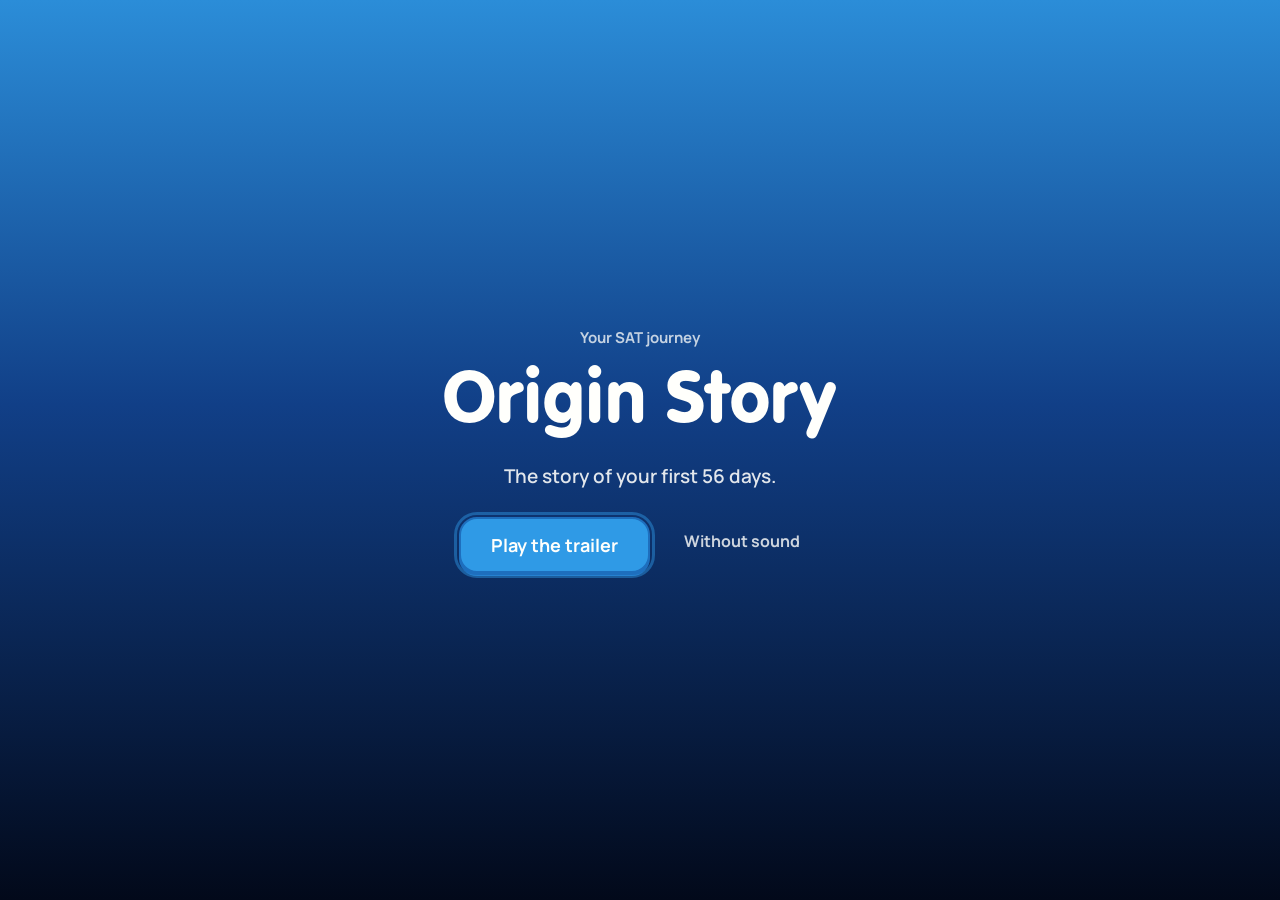
<file: origin-story/index.html>
<!doctype html>
<!--
  Sound design: Origin Story, underwater (a submarine rising from the abyss to the surface, dolphins alongside)

  Music: hybrid trailer score in D minor that starts muffled and deep, then opens up as the sub climbs.
  Day 1 is a lone heartbeat under a sub-bass drone with heavy low-pass ("pressure" in the deep). Pulsing low
  strings join and quicken under the montage as the water brightens. Taiko + toms drive the chapter cuts
  (~120 bpm, one bar per chapter), with whale-like low swells (slow, pitched-down brass/cello glides) between hits.
  It thins to a single held drone for the struggle, builds with rising strings/brass as the sub ascends, and
  breaks into a big, bright surfacing swell (full orchestra + air) on the score reveal. Under "your move" it's
  a warm, sunlit pulse, open and bright, just below the surface.
  setIntensity: 0 Day 1 → 0.25–0.85 montage → 0.81 chapters → 0.05 struggle → 0.3–1 build → 0.6 goal →
  0.45 while choosing (0.9 for ~3s after a lesson is completed).

  Events (score.sfx), each fired on its visual beat:
    whoosh   scene cut: a soft underwater swish, a filtered water rush, ~0.4s.
    intro    title hit as a big word lands ("Day 1.", "48", "1500"): deep boom + muffled brass stab, ~1s.
    sonar    sonar ping as a lesson reading lands (ring leaves the sub): clean pitched ping with a long
             watery tail, ~1.2s. Fired at most every ~0.5s.
    step     one beat tick: each montage cut, each chapter bar landing, each final card landing.
             Soft, tight, slightly bubbly tick, ~80ms (can fire ~20×/s at the end of the montage).
    riser    into the score reveal: 2.2s rising swell with bubbles streaming upward, ending on the hit.
    impact   the score reveal: the big surfacing swell, a sub drop into a bright orchestral bloom with an
             air/splash crest, 2–3s tail.
    hover    pointer enters a lesson card: a very soft, small bubble "blip".
    select   lesson card opens / "See all" expands: two soft rising bubble clicks.
    back     lesson card closes / list collapses: the same, falling.
    start    "Start lesson" pressed: short upward bubble swell, ~0.9s (fired by the shared lesson card).
    complete lesson mastered: bright rising mallet/bell arpeggio + a splash of bubbles (shared lesson card).
    unlock   the next lesson card appears in its column: airy shimmer with a dolphin-like chirp.
-->
<html lang="en">
<head>
<meta charset="utf-8">
<meta name="viewport" content="width=device-width, initial-scale=1, viewport-fit=cover">
<title>Origin Story</title>
<link rel="stylesheet" href="../shared/dolphin.css">
<style>
  /* Type scale: XL numerals, L titles, M headlines, S card titles, body. Spacing: 8px rhythm. */
  :root {
    --bg: #02091A; --lb: 0px; --hue: #2F9AE6; --ink-2: #31527A;
    --t-xl: clamp(104px, 20vw, 280px);
    --t-l: clamp(40px, 7vw, 112px);
    --t-m: clamp(26px, 3.6vw, 52px);
    --t-s: clamp(18px, 1.35vw, 24px);
    --t-body: clamp(15px, 1.05vw, 20px);
  }
  html, body { background: var(--bg); color: var(--foam); overflow: hidden; }
  [hidden] { display: none !important; }
  body { position: fixed; inset: 0; }

  /* ── Layers: ocean canvas, type, letterbox, flash ── */
  #world { position: fixed; inset: 0; will-change: transform; }
  #fx { position: absolute; inset: 0; width: 100%; height: 100%; display: block; }
  #stage { position: absolute; inset: 0; pointer-events: none; overflow: hidden; overflow: clip; }
  .scene { position: absolute; inset: 0; transition: color 500ms ease; }
  .lb { position: fixed; left: 0; right: 0; height: var(--lb); background: #01050D; z-index: 8; pointer-events: none; }
  .lb.top { top: 0; }
  .lb.bot { bottom: 0; }
  #flash { position: fixed; inset: 0; z-index: 7; pointer-events: none; background: #DFF4FF; opacity: 0; }

  /* ── Type ── */
  .stack { position: absolute; left: 0; right: 0; top: var(--lb); bottom: var(--lb); display: flex; flex-direction: column;
    align-items: center; justify-content: center; text-align: center; padding: 0 24px; gap: 16px; }
  .w { display: inline-block; white-space: nowrap; }
  .ch { display: inline-block; }
  .t-body { font: 700 var(--t-body)/1.4 var(--font-body); color: rgba(255, 255, 252, 0.78); }
  .t-m { font-family: var(--font-head); font-size: var(--t-m); line-height: 1.08; }
  .t-l { font-family: var(--font-head); font-size: var(--t-l); line-height: 1.02; letter-spacing: -0.01em; max-width: min(92vw, 1400px); }
  .t-xl { font-family: var(--font-head); font-size: var(--t-xl); line-height: 0.9; letter-spacing: -0.02em; }
  .dg { display: inline-block; width: 0.6em; text-align: center; }
  .sun { color: var(--sun); }

  /* 1 · Day 1 */
  .k-day { color: var(--sun); }
  .slot { display: block; }

  /* 2 · Montage: one lesson reading at a time, hard cuts */
  .mhud { position: absolute; left: clamp(24px, 4vw, 64px); top: calc(var(--lb) + 24px); display: flex; align-items: baseline; gap: 8px; }
  .mnum { color: var(--sun); transform-origin: left bottom; }
  .cut { position: absolute; left: 0; right: 0; top: var(--lb); bottom: var(--lb); display: flex; flex-direction: column; align-items: center; justify-content: center; padding: 0 24px; text-align: center; }
  .cut .t-l::after { content: ''; display: block; height: 4px; width: 64px; margin: 24px auto 0; border-radius: 4px; background: var(--hue); }

  /* 3 + 4 · Chapters */
  .barrow { display: flex; align-items: center; gap: 16px; width: min(640px, 84vw); margin-top: 8px; }
  .cbar { position: relative; flex: 1; height: 8px; border-radius: 8px; background: rgba(217, 228, 242, 0.14); }
  .cfill { position: absolute; left: 0; top: 0; bottom: 0; width: 0; border-radius: inherit; background: var(--hue); }
  .cpct { min-width: 3.2ch; text-align: right; }
  .struggle .t-l, .struggle .cpct { color: var(--cloud); }
  .struggle .cbar { background: transparent; box-shadow: inset 0 0 0 1.5px rgba(183, 192, 204, 0.3); }
  .k-line .w:last-child { transition: color 600ms ease; }
  .k-line.lit .w:last-child { color: var(--sun); }
  .os-ghost { position: absolute; width: 0; display: flex; justify-content: center; white-space: nowrap; font-family: var(--font-head); color: var(--cloud); opacity: 0; }

  /* 5 · Reveal */
  .num.lit { color: var(--sun); }

  /* 6 · Your move: just below the surface, so type turns to ink on sunlit water */
  .scene.lw { color: var(--ink); }
  .scene.lw .t-body { color: var(--ink-2); }
  .scene.lw .sun { color: var(--ink); }
  .tlayout { position: absolute; inset: 0; display: flex; flex-direction: column; padding: 48px clamp(16px, 4vw, 64px) 112px; gap: 32px;
    transition: transform 320ms cubic-bezier(.2, .8, .2, 1); }
  .thud { display: flex; align-items: flex-end; justify-content: space-between; gap: 16px 32px; flex-wrap: wrap; opacity: 0; }
  .thud h2 { font-family: var(--font-head); font-weight: normal; font-size: var(--t-m); line-height: 1.04; margin: 0; }
  .tm { width: min(256px, 100%); position: relative; }
  .tmrow { display: flex; align-items: baseline; gap: 8px; font-family: var(--font-head); font-size: var(--t-s); line-height: 1; color: var(--ink-2); }
  .tmrow .tsc { color: var(--ink); }
  .tmrow .arr { font: 700 0.8em/1 var(--font-body); opacity: 0.6; }
  .tbar { position: relative; height: 6px; border-radius: 6px; background: rgba(10, 35, 79, 0.16); margin-top: 8px; }
  .tbar i { position: absolute; left: 0; top: 0; bottom: 0; border-radius: inherit; background: var(--ink); transition: width 900ms cubic-bezier(.2, .8, .2, 1); }
  .tplus { position: absolute; right: 0; top: -24px; font-family: var(--font-head); font-size: var(--t-s); color: var(--ink); opacity: 0; pointer-events: none; }
  .tplus.go { animation: plus 1400ms cubic-bezier(.2, .8, .2, 1) forwards; }
  @keyframes plus { 0% { opacity: 0; transform: translateY(8px); } 15% { opacity: 1; transform: none; } 70% { opacity: 1; } 100% { opacity: 0; transform: translateY(-8px); } }

  .gridwrap { flex: 0 1 auto; min-height: 0; overflow-y: auto; overflow-x: hidden; scrollbar-width: none; pointer-events: auto; padding: 8px; margin: -8px; }
  .gridwrap::-webkit-scrollbar { display: none; }
  .gridwrap.scrolls { -webkit-mask-image: linear-gradient(#000 calc(100% - 32px), transparent); mask-image: linear-gradient(#000 calc(100% - 32px), transparent); padding-bottom: 32px; }
  .grid { display: grid; grid-template-columns: repeat(5, minmax(0, 1fr)); gap: 16px; align-items: start; }
  .col { display: flex; flex-direction: column; min-width: 0; }

  .rec { position: relative; display: flex; flex-direction: column; width: 100%; min-height: 152px; text-align: left; cursor: pointer; font: inherit;
    color: var(--ink); padding: 24px 16px 16px; border-radius: 16px; border: 1.5px solid rgba(10, 35, 79, 0.06); background: rgba(255, 255, 252, 0.94);
    box-shadow: 0 2px 0 rgba(10, 35, 79, 0.1); opacity: 0;
    transition: transform 120ms ease-out, border-color 120ms ease-out, box-shadow 120ms ease-out; }
  .rec.landed { opacity: 1; }
  .rec:not(.landed) { pointer-events: none; }
  .rec::before { content: ''; position: absolute; left: 16px; top: 0; width: 40px; height: 4px; border-radius: 0 0 4px 4px; background: var(--hue); }
  .rec .dn { font: 700 13px/16px var(--font-body); color: var(--ink-2); opacity: 0; transition: opacity 120ms ease-out; }
  .rec .fn { font-family: var(--font-head); font-size: var(--t-s); line-height: 1.18; margin: 8px 0 auto; padding-bottom: 16px; }
  .rec .go { display: flex; align-items: center; gap: 8px; font: 800 var(--t-body)/1 var(--font-body); color: var(--ink); white-space: nowrap; }
  .rec .go::before { content: ''; width: 8px; height: 8px; border-radius: 50%; background: var(--hue); flex: none; }
  .rec.done .go::before { display: none; }
  .rec.landed:hover, .rec.landed:focus-visible, .rec.sel { transform: translateY(-4px); border-color: var(--hue); outline: none; box-shadow: 0 12px 24px -12px rgba(10, 35, 79, 0.5); }
  .rec:hover .dn, .rec:focus-visible .dn, .rec.sel .dn, .grid.all .rec .dn { opacity: 1; }
  .rec.done { border-color: var(--sun-shadow); }
  .rec.done .go { color: var(--success); }
  .rec.won-anim { animation: wonpop 600ms cubic-bezier(.2, .8, .2, 1.2); }
  @keyframes wonpop { 35% { transform: translateY(-4px) scale(1.04); } 100% { transform: translateY(-4px); } }
  .rec.fresh { animation: arrive 560ms cubic-bezier(.2, .8, .2, 1) backwards; }
  @keyframes arrive { from { opacity: 0; transform: translateY(16px); } to { opacity: 1; transform: none; } }
  .newb { position: absolute; top: 16px; right: 16px; font: 800 12px/1 var(--font-body); background: var(--sun); color: var(--ink); padding: 4px 8px; border-radius: 999px; }
  .rec svg, .row svg { width: 16px; height: 16px; flex: none; }

  .rest { display: none; gap: 8px; margin-top: 8px; }
  .grid.all .rest { display: grid; }
  .row { display: flex; align-items: center; justify-content: space-between; gap: 8px; width: 100%; min-height: 40px; padding: 0 16px; border-radius: 12px; text-align: left; cursor: pointer;
    font: 700 14px/1.25 var(--font-body); color: var(--ink); background: rgba(255, 255, 252, 0.8); border: 1px solid rgba(10, 35, 79, 0.06);
    transition: border-color 120ms ease-out, background-color 120ms ease-out; }
  .row span { min-width: 0; overflow: hidden; text-overflow: ellipsis; white-space: nowrap; }
  .row em { flex: none; font-style: normal; font-weight: 800; color: var(--ink-2); }
  .row:hover, .row:focus-visible, .row.sel { background: #FFFFFC; border-color: var(--hue); outline: none; }
  .row.done em { color: var(--success); }
  .more { display: block; min-height: 40px; margin: 24px auto 0; padding: 0 16px; border: 0; border-radius: 999px; background: transparent; color: var(--ink);
    font: 700 var(--t-body)/1 var(--font-body); cursor: pointer; opacity: 0; transition: background-color 120ms ease-out; }
  .more:hover, .more:focus-visible { background: rgba(255, 255, 252, 0.45); outline: none; }

  /* The shared lesson card opens on the side away from the card you clicked. */
  .kg-card.os-left { left: 16px; right: auto; }
  body.card-open .os-bar { opacity: 0 !important; pointer-events: none; }

  @media (max-width: 1000px) { .grid { grid-template-columns: repeat(3, minmax(0, 1fr)); } }
  @media (max-width: 640px) {
    .grid { grid-template-columns: 1fr; gap: 8px; }
    .rec { min-height: 64px; flex-direction: row; align-items: center; justify-content: space-between; gap: 16px; padding: 16px 16px 16px 24px; }
    .rec::before { left: 0; top: 16px; bottom: 16px; width: 4px; height: auto; border-radius: 0 4px 4px 0; }
    .rec .dn { display: none; }
    .rec .fn { margin: 0; padding: 0; }
    .rec .go::before { display: none; }
    .newb { top: -8px; right: 16px; }
    .tm { width: 100%; }
    .tlayout { padding: 32px 16px 104px; gap: 24px; }
  }

  /* ── Scrubber (quiet; above the shared dock) ── */
  .os-bar { position: fixed; left: 50%; bottom: 64px; transform: translateX(-50%); z-index: 41; width: min(560px, calc(100vw - 32px));
    display: flex; align-items: center; gap: 8px; opacity: 0; transition: opacity 300ms ease-out; }
  .os-bar.on { opacity: 1; }
  .os-bar.on.ended { opacity: 0.6; }
  .os-bar.on.ended:hover, .os-bar.on.ended:focus-within { opacity: 1; }
  .os-btn { height: 32px; padding: 0 12px; border: 0; border-radius: 999px; background: transparent; color: var(--mist); cursor: pointer;
    font: 700 13px/1 var(--font-body); transition: color 120ms ease-out, background-color 120ms ease-out; }
  .os-btn:hover { color: var(--foam); background: rgba(10, 35, 79, 0.35); }
  .os-btn.os-play { width: 32px; padding: 0; display: grid; place-items: center; }
  .os-btn svg { width: 12px; height: 12px; }
  .os-btn:focus-visible { outline: 2px solid rgba(95, 198, 247, 0.6); outline-offset: 1px; }
  .os-track { position: relative; flex: 1; height: 32px; cursor: pointer; touch-action: none; margin: 0 8px; }
  .os-track::before { content: ''; position: absolute; left: 0; right: 0; top: 50%; height: 2px; margin-top: -1px; border-radius: 2px; background: rgba(217, 228, 242, 0.22); }
  .os-fill { position: absolute; left: 0; top: 50%; height: 2px; margin-top: -1px; border-radius: 2px; background: rgba(255, 255, 252, 0.6); width: 0; }
  .os-tick { position: absolute; top: 50%; width: 2px; height: 8px; margin: -4px 0 0 -1px; border-radius: 2px; background: rgba(255, 255, 252, 0.32); }
  .os-head { position: absolute; top: 50%; left: 0; width: 10px; height: 10px; margin: -5px 0 0 -5px; border-radius: 50%; background: var(--foam); transition: transform 120ms ease-out; }
  .os-track:hover .os-head { transform: scale(1.4); }
  .os-label { font: 600 13px/1 var(--font-body); color: var(--mist); opacity: 0.85; width: 96px; white-space: nowrap; overflow: hidden; text-overflow: ellipsis; }

  @media (max-width: 640px) {
    .os-bar { left: 8px; right: 64px; width: auto; transform: none; bottom: 64px; }
    .os-label { display: none; }
  }
  @media (prefers-reduced-motion: reduce) {
    .rec, .tbar i, .tlayout, .os-head, .scene { transition: none; }
    .rec.fresh, .rec.won-anim, .tplus.go { animation-duration: 1ms; }
  }
</style>
</head>
<body>
<div id="world"><canvas id="fx" aria-hidden="true"></canvas><div id="stage" aria-live="off"></div></div>
<div class="lb top"></div><div class="lb bot"></div><div id="flash"></div>

<script type="module">
import { createGraph, DOMAIN_HUES, pct, clamp, projectedScore } from '../shared/graph.js';
import { mountChrome, params } from '../shared/chrome.js';
import { createLessonCard } from '../shared/lesson-card.js';
import { THEMES } from '../shared/audio-themes.js';

/* QA params: ?skipgate=1 · &scene=N (1–6) · &t=s (seconds; relative to the scene when scene is set,
   otherwise global) · &demo=complete (finish a recommended lesson) · &perf=1 (window.__perf frame log). */

const RM = matchMedia('(prefers-reduced-motion: reduce)').matches;
const SUN = '#FFF44E', FOAM = '#FFFFFC', DAY = 86400000;
const graph = createGraph();

// ── tiny utils ─────────────────────────────────────────────
const $ = (s, r = document) => r.querySelector(s);
const esc = (s) => String(s).replace(/[&<>"]/g, (c) => ({ '&': '&amp;', '<': '&lt;', '>': '&gt;', '"': '&quot;' }[c]));
const h = (tag, cls, html) => { const e = document.createElement(tag); if (cls) e.className = cls; if (html != null) e.innerHTML = html; return e; };
const add = (p, cls, html, tag = 'div') => { const e = h(tag, cls, html); p.append(e); return e; };
const seg = (t, a, b) => clamp((t - a) / (b - a), 0, 1);
const smooth = (a, b, x) => { const k = seg(x, a, b); return k * k * (3 - 2 * k); };
const lerp = (a, b, k) => a + (b - a) * k;
const E = {
  outCubic: (x) => 1 - Math.pow(1 - x, 3),
  outExpo: (x) => (x >= 1 ? 1 : 1 - Math.pow(2, -10 * x)),
  inCubic: (x) => x * x * x,
  inOut: (x) => (x < 0.5 ? 4 * x * x * x : 1 - Math.pow(-2 * x + 2, 3) / 2),
  outBack: (x) => { const c1 = 1.6, c3 = c1 + 1; return 1 + c3 * Math.pow(x - 1, 3) + c1 * Math.pow(x - 1, 2); },
};
const hueOf = (l) => DOMAIN_HUES[l.domain.label];
const dayStart = (d) => { const x = new Date(d); x.setHours(0, 0, 0, 0); return x.getTime(); };
const ladder = (a, b) => a.parent.id - b.parent.id || a.rung - b.rung;
/** The next rungs to climb in a domain: its open lessons in ladder order. */
const frontierOf = (d) => graph.leaves.filter((l) => l.domain === d && l.state === 'frontier').sort(ladder);
const spoken = (n) => (n >= 1100 && n < 2000 && n % 100 === 0
  ? ['eleven', 'twelve', 'thirteen', 'fourteen', 'fifteen', 'sixteen', 'seventeen', 'eighteen', 'nineteen'][n / 100 - 11] + ' hundred'
  : String(n));
const rgbOf = (hex) => { const n = parseInt(hex.slice(1), 16); return [(n >> 16) & 255, (n >> 8) & 255, n & 255]; };
const mixHex = (a, b, k) => { const pa = rgbOf(a), pb = rgbOf(b); return `rgb(${pa.map((v, i) => Math.round(lerp(v, pb[i], k))).join(',')})`; };

/** Opacity + translate + scale in one write (no filters: they cost a repaint per element per frame). */
function T(el, o = 1, x = 0, y = 0, s = 1) {
  el.style.opacity = o.toFixed(3);
  el.style.transform = `translate3d(${x.toFixed(1)}px, ${y.toFixed(1)}px, 0) scale(${s.toFixed(4)})`;
}
/** Split text into word spans of char spans (words still wrap). */
function splitWords(el, text) {
  el.textContent = '';
  const chars = [], words = [];
  text.split(' ').forEach((w, i, arr) => {
    const ws = h('span', 'w');
    for (const c of w) { const cs = h('span', 'ch'); cs.textContent = c; ws.append(cs); chars.push(cs); }
    el.append(ws); words.push(ws);
    if (i < arr.length - 1) el.append(document.createTextNode(' '));
  });
  return { chars, words };
}
/** Fixed-width digits so a racing counter doesn't wobble. */
function setDigits(el, str) {
  if (el._s === str) return;
  el._s = str;
  if (!el._d || el._d.length !== str.length) { el.textContent = ''; el._d = [...str].map(() => add(el, 'dg', '', 'span')); }
  [...str].forEach((c, i) => { if (el._d[i].textContent !== c) el._d[i].textContent = c; });
}
function setPlain(el, str) { if (el._s === str && !el._d) return; el._s = str; el._d = null; el.textContent = str; }
const heartbeat = (t) => {
  const P = 1.76, u = ((t % P) + P) % P, p = (x) => (x < 0 ? 0 : Math.exp(-x * 9));
  return Math.min(1, p(u) + 0.6 * p(u - 0.44));
};

// ── chrome ────────────────────────────────────────────────
const S0 = graph.stats();
const { score } = mountChrome({
  id: 'origin-story',
  eyebrow: 'Your SAT journey',
  title: 'Origin Story',
  tagline: `The story of your first ${S0.days} days.`,
  gateBackground: 'linear-gradient(180deg, #2B8DD8 0%, #113F87 45%, #02091A 100%)',
  dark: true,
  beginLabel: 'Play the trailer',
  voiceDefault: true,
  onBegin: () => start(),
});
const say = (text) => { score.narrate(text).catch(() => {}); };
// Studio-recorded narration (ElevenLabs voice "Callum"), keyed by the exact lines `say()` speaks.
// A line without a recording (e.g. numbers changed after completing lessons) is simply skipped.
{
  const first = graph.journey()[0];
  score.setVoiceClips({
    [`Day one. You started with ${first?.label}.`]: './voice/line-0.mp3',
    [`${S0.mastered} lessons. Every one of them, earned.`]: './voice/line-1.mp3',
    'Some chapters aren’t written yet.': './voice/line-2.mp3',
    'Here’s what all of it is worth.': './voice/line-3.mp3',
    [`Goal: fifteen hundred. ${S0.goalScore - S0.score} points to go.`]: './voice/line-4.mp3',
  });
}
/** Cut any line still playing (seek / pause) so lines never overlap a different scene. */
const hushVoice = () => { if (score.voiceOn) { score.setVoice(false); score.setVoice(true); } };

// Semantic sound events. `impact` and `whoosh` use the synthesized versions until the theme supplies samples;
// `sonar` stays silent until it does.
const THEME = THEMES['origin-story'] || {};
const BRIDGE = { impact: () => score.impact(1), whoosh: () => score.whoosh(true) };
const sfx = (name) => (THEME.sfx?.[name] || !BRIDGE[name] ? score.sfx(name) : BRIDGE[name]());

// The lesson card's own hype caption is muted: the card state + score count-up already say it.
let silentClose = false;
const lessonCard = createLessonCard(graph, {
  score, caption: () => {},
  onComplete: (evt) => inst?.onComplete?.(evt),
  onOpen: (n) => { document.body.classList.add('card-open'); inst?.onOpen?.(n); },
  onClose: () => { document.body.classList.remove('card-open'); if (!silentClose) sfx('back'); inst?.onClose?.(); },
});

// ═════════════════════ OCEAN ═════════════════════
// A depth column from bright sky-lit surface (0) to abyss (1). The camera shows SPAN of it; the sub rises
// through it as the story progresses. Everything heavy is cached once: the gradient, the light rays, caustics.
const world = $('#world'), stage = $('#stage'), flashEl = $('#flash'), cv = $('#fx'), g = cv.getContext('2d');
let W = innerWidth, H = innerHeight, DPR = 1;
const SPAN = 0.34, COL_TOP = -0.3, COL_BOT = 1.02, COL_H = 1024;
const colY = (d) => ((d - COL_TOP) / (COL_BOT - COL_TOP)) * COL_H;
const oceanCol = (() => {
  const c = document.createElement('canvas'); c.width = 2; c.height = COL_H;
  const x = c.getContext('2d'), gr = x.createLinearGradient(0, 0, 0, COL_H);
  [[-0.3, '#EAF8FF'], [-0.003, '#C6EDFF'], [0, '#93D9FB'], [0.05, '#72CCF6'], [0.15, '#47AFEA'], [0.28, '#2B8DD8'],
    [0.42, '#1B64B0'], [0.57, '#10397E'], [0.72, '#0A2453'], [0.86, '#051434'], [1.02, '#010510']]
    .forEach(([d, col]) => gr.addColorStop(clamp(colY(d) / COL_H, 0, 1), col));
  x.fillStyle = gr; x.fillRect(0, 0, 2, COL_H);
  return c;
})();
/** Soft god-rays: feathered beams drawn once, stretched under the surface each frame. */
const rayTex = (() => {
  const c = document.createElement('canvas'); c.width = 512; c.height = 512;
  const x = c.getContext('2d');
  x.globalCompositeOperation = 'lighter';
  const beams = [[0.07, 30, 0.04], [0.2, 56, -0.03], [0.34, 24, 0.05], [0.48, 72, 0], [0.62, 36, -0.04], [0.76, 22, 0.03], [0.9, 48, -0.02]];
  for (const [fx, w, lean] of beams) {
    const x0 = fx * 512, x1 = x0 + lean * 512 + (fx - 0.5) * 140;
    for (let k = 0; k < 6; k++) {
      const s = 1 + k * 0.55, gr = x.createLinearGradient(0, 0, 0, 512);
      gr.addColorStop(0, 'rgba(255,255,255,0.11)'); gr.addColorStop(0.55, 'rgba(255,255,255,0.03)'); gr.addColorStop(1, 'rgba(255,255,255,0)');
      x.fillStyle = gr;
      x.beginPath(); x.moveTo(x0 - w * 0.3 * s, 0); x.lineTo(x0 + w * 0.3 * s, 0); x.lineTo(x1 + w * s, 512); x.lineTo(x1 - w * s, 512); x.closePath(); x.fill();
    }
  }
  return c;
})();
/** Caustic web: a small tileable cellular-noise texture, two layers drift past each other under the surface. */
const causticTile = (() => {
  const S = 128, c = document.createElement('canvas'); c.width = S; c.height = S;
  const x = c.getContext('2d'), img = x.createImageData(S, S), pts = [];
  let seed = 7;
  const rnd = () => ((seed = (seed * 16807) % 2147483647) / 2147483647);
  for (let i = 0; i < 18; i++) pts.push([rnd() * S, rnd() * S]);
  for (let y = 0; y < S; y++) for (let xx = 0; xx < S; xx++) {
    let d1 = 1e9, d2 = 1e9;
    for (const [px, py] of pts) for (let ox = -S; ox <= S; ox += S) for (let oy = -S; oy <= S; oy += S) {
      const d = Math.hypot(xx - px - ox, y - py - oy);
      if (d < d1) { d2 = d1; d1 = d; } else if (d < d2) d2 = d;
    }
    const v = Math.exp(-(d2 - d1) * 0.55), i = (y * S + xx) * 4;
    img.data[i] = img.data[i + 1] = img.data[i + 2] = 255; img.data[i + 3] = Math.round(v * 255);
  }
  x.putImageData(img, 0, 0);
  return c;
})();
let causticPat = null;

const snow = [], bubbles = [], pings = [], ripples = [];
const FX = { flash: 0, shake: 0 };
function resize() {
  DPR = Math.min(2, devicePixelRatio || 1); W = innerWidth; H = innerHeight;
  cv.width = Math.round(W * DPR); cv.height = Math.round(H * DPR);
  causticPat = g.createPattern(causticTile, 'repeat');
  const n = Math.round(clamp((W * H) / 9000, 50, 150));
  snow.length = 0;
  for (let i = 0; i < n; i++) snow.push({ x: Math.random() * W, y: Math.random() * H, z: 0.3 + Math.random() * 0.7, a: 0.25 + Math.random() * 0.5, ph: Math.random() * 6.28, r: 0.8 + Math.random() * 1.4 });
}
resize();
function bubble(x, y, r = 1.5 + Math.random() * 3) {
  if (bubbles.length < 70) bubbles.push({ x, y, r, life: 0, max: 1.6 + Math.random() * 1.8, ph: Math.random() * 6.28 });
}
const bubbleBurst = (x, y, n, spread = 30) => { for (let i = 0; i < n; i++) bubble(x + (Math.random() - 0.5) * spread * 2, y + (Math.random() - 0.5) * spread); };
const ping = (x, y) => { if (pings.length < 8) pings.push({ x, y, age: 0 }); };
const flash = (a) => { FX.flash = Math.max(FX.flash, RM ? a * 0.4 : a); };
const shake = (a) => { FX.shake = Math.max(FX.shake, a); };

// ── Camera + sub tracks (global time; keys are set once the scene list exists) ──
let CAM = [[0, 0.86]], SUBL = [[0, 0.2, 0.76, 1]], SUBP = [[0, 0.5, 0.8, 1]], CUTS = [];
function track(keys, tt) {
  if (tt <= keys[0][0]) return keys[0].slice(1);
  for (let i = 1; i < keys.length; i++) if (tt <= keys[i][0]) {
    const [t0, ...a] = keys[i - 1], [t1, ...b] = keys[i], k = E.inOut((tt - t0) / Math.max(1e-6, t1 - t0));
    return a.map((v, j) => lerp(v, b[j], k));
  }
  return keys[keys.length - 1].slice(1);
}
const camAt = (tt) => track(CAM, tt)[0];
const portrait = () => W < 640 || H > W * 1.15;
/** Sub pose at timeline time tt and free-running clock ck: screen x/y, length, pitch. */
function subAt(tt, ck) {
  const [fx, fy, sc] = track(portrait() ? SUBP : SUBL, tt);
  const L = clamp(Math.min(W, H) * 0.2, 72, 210) * sc;
  const bob = RM ? 0 : Math.sin(ck * 1.15) * 0.035 * L;
  let bank = 0;
  for (const c of CUTS) { const u = tt - c; if (u > 0 && u < 1.6) bank += 0.07 * Math.sin(u * 7) * Math.exp(-u * 2.6); }
  // Keep the sub and its escort clear of the bottom letterbox on short screens.
  const y = fy < 1 ? Math.min(fy * H, H - clamp(H * 0.11, 96, 124) - 0.72 * L) : fy * H;
  return { x: fx * W, y: y + bob, L, bank: RM ? 0 : bank, pitch: RM ? 0 : Math.sin(ck * 0.9) * 0.025 };
}

// ── Dolphins: three silhouettes with a flexing spine; formation + loops + leaps ──
const DOL = [{ fx: 1.05, fy: 0.05, ph: 0, pp: 0 }, { fx: -0.92, fy: -0.38, ph: 2.1, pp: 2.1 }, { fx: 0.25, fy: 0.45, ph: 4.2, pp: 0.3 }];
// Body half-thickness above / below the spine (fractions of length): thin beak, rounded melon, slim taper.
const dolTop = (s) => (s < 0.07 ? lerp(0.012, 0.02, s / 0.07) : lerp(0.02, 0.084, smooth(0.07, 0.24, s))) * (1 - 0.86 * smooth(0.42, 1, s));
const dolBot = (s) => (s < 0.07 ? lerp(0.009, 0.015, s / 0.07) : lerp(0.015, 0.074, smooth(0.07, 0.34, s))) * (1 - 0.84 * smooth(0.45, 1, s));
function formation(i, sub, ck) {
  const d = DOL[i], m = RM ? 0 : 1;
  return { x: sub.x + (d.fx + 0.1 * Math.sin(ck * 0.6 + d.pp * 1.7) * m) * sub.L, y: sub.y + (d.fy + 0.12 * Math.sin(ck * 1.25 + d.pp) * m) * sub.L };
}
/** Position of dolphin i at (timeline lt, clock ck), blending formation with any active maneuver. */
function dolphinAt(i, lt, ck, tt) {
  const sub = subAt(tt, ck);
  let p = formation(i, sub, ck);
  for (const mv of inst?.moves || []) {
    if (mv.d !== i) continue;
    const u = (lt - mv.t0) / mv.dur;
    if (u <= 0 || u >= 1) continue;
    const q = mv.path(u, sub), env = smooth(0, 0.18, u) * (1 - smooth(0.82, 1, u));
    p = { x: lerp(p.x, q.x, env), y: lerp(p.y, q.y, env) };
  }
  return p;
}
const loopMove = (d, t0, dur = 1.6, r = 1.55) => ({
  d, t0, dur, path: (u, sub) => {
    const a0 = Math.atan2(DOL[d].fy, DOL[d].fx), th = a0 + Math.PI * 2 * E.inOut(u);
    return { x: sub.x + Math.cos(th) * r * sub.L * 1.1, y: sub.y + Math.sin(th) * r * sub.L * 0.72 };
  },
});
/** A leap through the surface line at screen x-range [x0, x1] (fractions of W). */
const leapMove = (d, t0, x0, x1, dur = 1.5) => ({
  d, t0, dur, leap: true, path: (u) => {
    const ys = surfaceY(), k = smooth(0.12, 0.88, u), x = lerp(x0, x1, k) * W;
    const apex = Math.min(H * 0.1, Math.max(24, ys - (portrait() ? 0.11 : 0.13) * H)), base = ys + 0.14 * H;
    return { x, y: base - (base - apex) * Math.sin(Math.PI * k) };
  },
});

// ── Drawing ──
let cam = 0.86, camPrev = 0.86, subAng = 0;
const topDepth = () => cam - SPAN / 2;
const depthY = (d) => ((d - topDepth()) / SPAN) * H;
const surfaceY = () => depthY(0);

function hullPath(L) {
  g.beginPath();
  g.moveTo(-L * 0.5, 0);
  g.bezierCurveTo(-L * 0.45, -L * 0.11, -L * 0.3, -L * 0.155, -L * 0.1, -L * 0.155);
  g.lineTo(L * 0.22, -L * 0.155);
  g.bezierCurveTo(L * 0.43, -L * 0.155, L * 0.53, -L * 0.075, L * 0.53, 0);
  g.bezierCurveTo(L * 0.53, L * 0.09, L * 0.43, L * 0.15, L * 0.22, L * 0.15);
  g.lineTo(-L * 0.1, L * 0.15);
  g.bezierCurveTo(-L * 0.3, L * 0.15, -L * 0.45, L * 0.1, -L * 0.5, 0);
  g.closePath();
}
function finsPath(L) {
  g.moveTo(-L * 0.12, -L * 0.15); g.lineTo(-L * 0.06, -L * 0.26); g.lineTo(L * 0.08, -L * 0.26);
  g.quadraticCurveTo(L * 0.13, -L * 0.22, L * 0.15, -L * 0.15); g.closePath();
  g.moveTo(-L * 0.4, -L * 0.04); g.lineTo(-L * 0.55, -L * 0.15); g.lineTo(-L * 0.5, -L * 0.02); g.closePath();
  g.moveTo(-L * 0.4, L * 0.04); g.lineTo(-L * 0.55, L * 0.15); g.lineTo(-L * 0.5, L * 0.02); g.closePath();
}
/** An original little sub: rounded hull, sail, stern fins, a sun stripe, glowing portholes, headlight. */
function drawSub(s, ck, light, amb, glow) {
  const L = s.L;
  g.save(); g.translate(s.x, s.y); g.rotate(subAng + s.bank + s.pitch);
  if (light > 0.02) {
    g.globalCompositeOperation = 'lighter';
    for (const [spread, a] of [[1, 0.07], [0.55, 0.09]]) {
      const gr = g.createLinearGradient(L * 0.5, 0, L * 3, 0);
      gr.addColorStop(0, `rgba(207,239,255,${(a * light).toFixed(3)})`); gr.addColorStop(1, 'rgba(207,239,255,0)');
      g.fillStyle = gr; g.beginPath(); g.moveTo(L * 0.48, -L * 0.03); g.lineTo(L * 3, -L * 0.5 * spread + L * 0.1); g.lineTo(L * 3, L * 0.62 * spread + L * 0.1); g.lineTo(L * 0.48, L * 0.06); g.closePath(); g.fill();
    }
    g.globalCompositeOperation = 'source-over';
  }
  const spin = Math.abs(Math.sin(ck * 21));
  g.fillStyle = '#7E93AA';
  g.beginPath(); g.ellipse(-L * 0.565, 0, L * 0.018, L * 0.12 * (0.25 + 0.75 * spin), 0, 0, Math.PI * 2); g.fill();
  const body = g.createLinearGradient(0, -L * 0.3, 0, L * 0.18);
  body.addColorStop(0, '#F6F9FC'); body.addColorStop(0.6, '#C8D5E3'); body.addColorStop(1, '#7D91A8');
  g.fillStyle = body; g.beginPath(); finsPath(L); g.fill();
  hullPath(L); g.fill();
  g.save(); hullPath(L); g.clip(); g.fillStyle = '#F2C94C'; g.fillRect(-L * 0.36, L * 0.035, L * 0.68, L * 0.035); g.restore();
  if (amb < 0.99) { g.fillStyle = `rgba(2,10,30,${((1 - amb) * 0.72).toFixed(3)})`; g.beginPath(); finsPath(L); g.fill(); hullPath(L); g.fill(); }
  for (const [px, r] of [[0.2, 0.062], [0.03, 0.042]]) {
    g.fillStyle = '#5E7590'; g.beginPath(); g.arc(px * L, -L * 0.035, r * L * 1.25, 0, Math.PI * 2); g.fill();
    const pg = g.createRadialGradient(px * L - r * L * 0.3, -L * 0.05, 0, px * L, -L * 0.035, r * L);
    pg.addColorStop(0, '#FFFBD6'); pg.addColorStop(1, mixHex('#C79A00', '#FFE45C', glow));
    g.fillStyle = pg; g.beginPath(); g.arc(px * L, -L * 0.035, r * L, 0, Math.PI * 2); g.fill();
  }
  if (glow > 0.2 && amb < 0.8) {
    g.globalCompositeOperation = 'lighter';
    const hg = g.createRadialGradient(L * 0.2, -L * 0.035, 0, L * 0.2, -L * 0.035, L * 0.22);
    hg.addColorStop(0, `rgba(255,236,140,${(0.32 * glow * (1 - amb)).toFixed(3)})`); hg.addColorStop(1, 'rgba(255,236,140,0)');
    g.fillStyle = hg; g.fillRect(-L * 0.05, -L * 0.3, L * 0.5, L * 0.5);
    g.globalCompositeOperation = 'source-over';
  }
  if (light > 0.02) { g.fillStyle = `rgba(230,248,255,${(0.9 * light).toFixed(3)})`; g.beginPath(); g.arc(L * 0.505, L * 0.03, L * 0.02, 0, Math.PI * 2); g.fill(); }
  g.restore();
}
/** A dolphin silhouette: spine-driven body with a travelling up-down flex, dorsal + pectoral fins, flukes. */
const DN = 24, dTop = new Array(DN + 1), dBot = new Array(DN + 1);
function drawDolphin(x, y, L, ang, ph, top, belly) {
  g.save(); g.translate(x, y); g.rotate(ang);
  const amp = RM ? 0.02 : 0.075;
  let tx = 0, ty = 0, nxT = 0, nyT = -1, tailX = 0, tailY = 0;
  for (let i = 0; i <= DN; i++) {
    const s = i / DN, px = L * (0.5 - s), py = amp * L * s * s * Math.sin(ph - s * 2.6);
    const s2 = s + 0.01, py2 = amp * L * s2 * s2 * Math.sin(ph - s2 * 2.6);
    const dx = -L * 0.01, dy = py2 - py, len = Math.hypot(dx, dy), nx = dy / len, ny = -dx / len;
    // n points to the back (screen up) for a right-facing dolphin.
    const wt = L * dolTop(s), wb = L * dolBot(s);
    dTop[i] = [px - nx * wt, py - ny * wt]; dBot[i] = [px + nx * wb, py + ny * wb];
    if (i === DN) { tx = dx / len; ty = dy / len; nxT = nx; nyT = ny; tailX = px; tailY = py; }
  }
  const gr = g.createLinearGradient(0, -L * 0.12, 0, L * 0.12);
  gr.addColorStop(0, top); gr.addColorStop(1, belly);
  g.fillStyle = gr;
  g.beginPath();
  g.moveTo(dTop[0][0], dTop[0][1]);
  for (let i = 1; i < DN; i++) g.quadraticCurveTo(dTop[i][0], dTop[i][1], (dTop[i][0] + dTop[i + 1][0]) / 2, (dTop[i][1] + dTop[i + 1][1]) / 2);
  g.lineTo(dTop[DN][0], dTop[DN][1]);
  // flukes: a narrow, swept crescent (horizontal flukes seen almost edge-on)
  g.quadraticCurveTo(tailX + tx * L * 0.07 - nxT * L * 0.03, tailY + ty * L * 0.07 - nyT * L * 0.03, tailX + tx * L * 0.16 - nxT * L * 0.075, tailY + ty * L * 0.16 - nyT * L * 0.075);
  g.quadraticCurveTo(tailX + tx * L * 0.1, tailY + ty * L * 0.1, tailX + tx * L * 0.16 + nxT * L * 0.075, tailY + ty * L * 0.16 + nyT * L * 0.075);
  g.quadraticCurveTo(tailX + tx * L * 0.07 + nxT * L * 0.03, tailY + ty * L * 0.07 + nyT * L * 0.03, dBot[DN][0], dBot[DN][1]);
  for (let i = DN - 1; i > 0; i--) g.quadraticCurveTo(dBot[i][0], dBot[i][1], (dBot[i][0] + dBot[i - 1][0]) / 2, (dBot[i][1] + dBot[i - 1][1]) / 2);
  g.lineTo(dBot[0][0], dBot[0][1]);
  g.closePath(); g.fill();
  // falcate dorsal fin (curved back, concave trailing edge) and a small pectoral fin
  const a = dTop[10], b = dTop[14], apex = [dTop[14][0] - L * 0.045, dTop[14][1] - L * 0.095];
  g.beginPath(); g.moveTo(a[0], a[1] + 1); g.quadraticCurveTo(a[0] - L * 0.01, apex[1] + L * 0.012, apex[0], apex[1]);
  g.quadraticCurveTo(b[0] - L * 0.005, b[1] - L * 0.025, b[0] - L * 0.005, b[1] + 1); g.closePath(); g.fill();
  const c = dBot[5], d2 = dBot[7];
  g.beginPath(); g.moveTo(c[0], c[1] - 1); g.quadraticCurveTo(c[0] - L * 0.03, c[1] + L * 0.06, d2[0] - L * 0.055, d2[1] + L * 0.07); g.lineTo(d2[0], d2[1] - 1); g.closePath(); g.fill();
  g.restore();
}

/** One frame of the ocean. P = scene params: fwd (world drift px/s), bubbles (per s), murk, snow, light. */
let bubbleAcc = 0;
const prevDolY = [0, 0, 0];
function drawWorld(dt, P, lt) {
  const ck = clock, tt = t;
  camPrev = cam; cam = camAt(tt);
  const camV = dt > 0 ? (cam - camPrev) / dt : 0;           // depth units / s (negative = rising)
  const scrollY = (-camV / SPAN) * H;                       // px/s the water moves down as we rise
  g.setTransform(DPR, 0, 0, DPR, 0, 0);
  g.globalCompositeOperation = 'source-over'; g.globalAlpha = 1;
  const top = topDepth();
  g.drawImage(oceanCol, 0, colY(top), 2, (SPAN / (COL_BOT - COL_TOP)) * COL_H, 0, 0, W, H);

  // god rays + caustics, strongest near the surface
  const ys = surfaceY(), ray = clamp(1 - cam / 0.55, 0, 1) * (P.rays ?? 1);
  if (ray > 0.01) {
    // One additive blit for the rays (cheap on every renderer); the shimmer comes from a slow sway + breathing alpha.
    g.globalCompositeOperation = 'lighter';
    const hR = (0.5 / SPAN) * H, sway = RM ? 0 : Math.sin(ck * 0.23) * W * 0.02;
    g.globalAlpha = ray * (0.42 + (RM ? 0 : 0.06 * Math.sin(ck * 0.7)));
    const y0 = Math.max(ys, -hR);
    if (ys + hR > 0) g.drawImage(rayTex, 0, ((y0 - ys) / hR) * 512, 512, 512 - ((y0 - ys) / hR) * 512, -W * 0.15 + sway, y0, W * 1.3, hR - (y0 - ys));
    // Caustics: one drifting pattern layer in a thin band just under the surface.
    const band = (0.06 / SPAN) * H;
    if (ys + band > 0 && ys < H) {
      const sc = 2, ox = (ck * 9) % (128 * sc), oy = (ck * 5) % (128 * sc);
      g.save(); g.beginPath(); g.rect(0, Math.max(0, ys), W, band); g.clip();
      g.globalAlpha = 0.14 * ray; g.setTransform(DPR * sc, 0, 0, DPR * sc, DPR * ox, DPR * (ys + oy));
      g.fillStyle = causticPat; g.fillRect(-128, -128, W / sc + 256, band / sc + 256);
      g.restore(); g.setTransform(DPR, 0, 0, DPR, 0, 0);
    }
    g.globalCompositeOperation = 'source-over';
  }
  // the surface itself, a shimmering line
  if (ys > -20 && ys < H + 20) {
    g.globalAlpha = 1;
    const sheen = g.createLinearGradient(0, ys, 0, ys + 20);
    sheen.addColorStop(0, 'rgba(255,255,255,0.4)'); sheen.addColorStop(1, 'rgba(255,255,255,0)');
    g.fillStyle = sheen; g.fillRect(0, ys, W, 20);
    g.beginPath();
    for (let x = 0; x <= W + 24; x += 24) {
      const yy = ys + Math.sin(x * 0.011 + ck * 1.1) * 3 + Math.sin(x * 0.027 - ck * 1.6) * 1.6;
      if (x === 0) g.moveTo(x, yy); else g.lineTo(x, yy);
    }
    g.strokeStyle = 'rgba(255,255,255,0.9)'; g.lineWidth = 1.5; g.stroke();
  }

  // marine snow: drifts down, streams past as we rise, slides left as we travel
  const fwd = P.fwd ?? 14, vis = (0.25 + 0.75 * smooth(0.15, 0.8, cam)) * (P.snow ?? 1);
  g.fillStyle = '#D6ECFF';
  for (const p of snow) {
    p.y += (6 + scrollY) * p.z * dt; p.x += (-fwd * p.z + (RM ? 0 : Math.sin(ck * 0.5 + p.ph) * 3)) * dt;
    if (p.y > H + 4) { p.y -= H + 8; p.x = Math.random() * W; } else if (p.y < -4) { p.y += H + 8; p.x = Math.random() * W; }
    if (p.x < -4) p.x += W + 8; else if (p.x > W + 4) p.x -= W + 8;
    g.globalAlpha = p.a * vis * p.z;
    const streak = RM ? 0 : Math.min(18, Math.abs(scrollY) * 0.04 * p.z);
    if (streak > 1.5) g.fillRect(p.x, p.y - streak, p.r * 0.8, streak + p.r);
    else g.fillRect(p.x, p.y, p.r, p.r);
  }
  if (P.murk) { g.globalAlpha = P.murk; g.fillStyle = '#020814'; g.fillRect(0, 0, W, H); }

  // sonar pings
  g.lineWidth = 1.5;
  for (let i = pings.length - 1; i >= 0; i--) {
    const pg = pings[i]; pg.age += dt;
    const k = pg.age / 1.4;
    if (k >= 1) { pings.splice(i, 1); continue; }
    g.globalAlpha = (1 - k) * (1 - k) * 0.6; g.strokeStyle = '#9EDFFF';
    g.beginPath(); g.arc(pg.x, pg.y, 12 + E.outCubic(k) * Math.min(W, H) * 0.5, 0, Math.PI * 2); g.stroke();
  }
  // surface ripples (splashes)
  for (let i = ripples.length - 1; i >= 0; i--) {
    const r = ripples[i]; r.age += dt;
    const k = r.age / 1.2;
    if (k >= 1) { ripples.splice(i, 1); continue; }
    g.globalAlpha = (1 - k) * 0.8; g.strokeStyle = '#FFFFFF';
    g.beginPath(); g.ellipse(r.x, surfaceY(), 8 + k * 60, 2 + k * 5, 0, 0, Math.PI * 2); g.stroke();
  }

  // sub + dolphins
  const sub = subAt(tt, ck);
  const rise = -camV;
  const targetAng = -clamp(rise * 3.5, -0.08, 0.25) + (P.subTilt ?? 0);
  subAng += (targetAng - subAng) * (1 - Math.exp(-dt * 3));
  const light = smooth(0.4, 0.75, cam), amb = 1 - 0.65 * smooth(0.25, 0.85, cam);
  const shadeK = smooth(0.2, 0.75, cam);
  const dTopC = mixHex('#062043', '#16407A', shadeK), dBelC = mixHex('#1C4F8E', '#3A74B4', shadeK);
  const dL = sub.L * 0.82;
  const dpos = [0, 1, 2].map((i) => {
    const p = dolphinAt(i, lt, ck, tt), q = dolphinAt(i, lt - 0.04 * (playing && !ended ? 1 : 0), ck - 0.04, tt - 0.04 * (playing && !ended ? 1 : 0));
    const swim = sub.L * 0.9;
    return { ...p, ang: clamp(Math.atan2(p.y - q.y, p.x - q.x + swim * 0.04), -1.2, 1.2) };
  });
  // a full loop needs the true heading, not the clamped one
  for (const [i, p] of dpos.entries()) {
    const looping = (inst?.moves || []).some((m) => m.d === i && !m.leap && lt > m.t0 && lt < m.t0 + m.dur);
    const leaping = (inst?.moves || []).some((m) => m.d === i && m.leap && lt > m.t0 && lt < m.t0 + m.dur);
    if (looping || leaping) {
      const q = dolphinAt(i, lt - 0.03, ck - 0.03, tt - 0.03);
      p.ang = Math.atan2(p.y - q.y, p.x - q.x);
    }
    if (leaping) {
      const ysN = surfaceY();
      if ((prevDolY[i] - ysN) * (p.y - ysN) < 0) { ripples.push({ x: p.x, age: 0 }); bubbleBurst(p.x, ysN + 10, 8, 16); }
    }
    prevDolY[i] = p.y;
  }
  const dvis = P.dolphins ?? 1;
  g.globalAlpha = dvis;
  if (dvis > 0.01) drawDolphin(dpos[1].x, dpos[1].y, dL * 0.92, dpos[1].ang, ck * 6.5 + DOL[1].ph, dTopC, dBelC);
  g.globalAlpha = 1;
  const sa = P.subAlpha ?? 1;
  if (P.sub !== 0 && sa > 0.01) {
    g.globalAlpha = sa;
    // exhaust bubbles
    bubbleAcc += dt * (P.bubbles ?? 2);
    while (bubbleAcc >= 1) { bubbleAcc -= 1; const a = subAng; bubble(sub.x - Math.cos(a) * sub.L * 0.58, sub.y - Math.sin(a) * sub.L * 0.58 + (Math.random() - 0.5) * sub.L * 0.1, 1 + Math.random() * 2.5); }
    drawSub(sub, ck, light, amb, P.glow ?? 0.85);
    g.globalAlpha = 1;
  }
  g.globalAlpha = dvis;
  if (dvis > 0.01) for (const i of [0, 2]) drawDolphin(dpos[i].x, dpos[i].y, dL, dpos[i].ang, ck * 6.5 + DOL[i].ph, dTopC, dBelC);

  // bubbles
  g.lineWidth = 1;
  for (let i = bubbles.length - 1; i >= 0; i--) {
    const b = bubbles[i]; b.life += dt;
    if (b.life > b.max || b.y < -10) { bubbles.splice(i, 1); continue; }
    b.y += (-(28 + b.r * 9) + scrollY) * dt; b.x += ((RM ? 0 : Math.sin(b.life * 3 + b.ph) * 10) - fwd * 0.6) * dt;
    const k = b.life / b.max;
    g.globalAlpha = Math.min(1, b.life * 4) * (1 - k * k) * 0.7;
    g.strokeStyle = '#E2F3FF'; g.beginPath(); g.arc(b.x, b.y, b.r, 0, Math.PI * 2); g.stroke();
  }
  g.globalAlpha = 1;
}

// ── story data (recomputed whenever a scene mounts, so a replay includes new wins) ──
function storyData() {
  const st = graph.stats();
  const mastered = graph.journey().filter((l) => l.state === 'mastered');
  const first = mastered[0] || null;
  const d0 = first ? dayStart(first.masteredAt) : dayStart(new Date());
  const dayOf = (l) => Math.round((dayStart(l.masteredAt) - d0) / DAY) + 1;
  const byM = [...graph.domains].sort((a, b) => b.m - a.m);
  return { st, mastered, first, dayOf, strong: byM.slice(0, 4), weakest: byM[byM.length - 1], gap: Math.max(0, st.goalScore - st.score), base: projectedScore(0) };
}
const subNose = () => { const s = subAt(t, clock); return { x: s.x + Math.cos(subAng) * s.L * 0.52, y: s.y + Math.sin(subAng) * s.L * 0.52 }; };

// ═════════════════════ SCENES ═════════════════════
// The story is an ascent: Day 1 in the dark deep, rising with every lesson, the score reveal in bright water,
// the goal at the surface. Narration starts are timed to the pauses inside each recorded line.
// render(lt) is a pure function of local time (so scrubbing works); cues fire once when playback crosses them.

/* 1 · Day 1, in the deep. Voice (4.9s): "Day one." 0–0.7 · "You started with" 1.0–1.9 · lesson 3.4–4.9.
   The sub glides in with its headlight on; its portholes pulse with the heartbeat. */
function sceneOpen(root, D) {
  const V = 0.9;
  const st = add(root, 'stack');
  const slot = add(st, 'slot');
  const day = add(slot, 't-m k-day');
  const dayS = splitWords(day, 'Day 1.');
  const started = add(st, 't-body', 'You started with');
  const first = add(st, 't-l');
  const firstS = splitWords(first, D.first ? D.first.label + '.' : 'Your first lesson.');
  let off = { x: 0, y: 0 };
  return {
    measure() { const r = slot.getBoundingClientRect(); off = { x: W / 2 - (r.left + r.width / 2), y: H / 2 - (r.top + r.height / 2) }; },
    music: () => [0, 0.4],
    fx: (lt) => ({ fwd: 10, bubbles: 1.5, glow: 0.55 + 0.45 * heartbeat(lt) }),
    moves: [],
    render(lt) {
      dayS.chars.forEach((c, i) => { const a = V - 0.1 + i * 0.05, k = E.outCubic(seg(lt, a, a + 0.5)); T(c, seg(lt, a, a + 0.3), 0, (1 - k) * 16); });
      const mv = E.inOut(seg(lt, V + 0.8, V + 1.5));
      T(day, 1, off.x * (1 - mv), off.y * (1 - mv), lerp(2.3, 1, mv));
      T(started, seg(lt, V + 1.0, V + 1.4), 0, (1 - E.outCubic(seg(lt, V + 1.0, V + 1.5))) * 8);
      firstS.chars.forEach((c, i) => { const a = V + 3.3 + i * 0.025, k = E.outExpo(seg(lt, a, a + 0.6)); T(c, seg(lt, a, a + 0.2), 0, (1 - k) * 32); });
      const out = E.inCubic(seg(lt, 6.7, 7.4));
      T(st, 1 - out, 0, 0, 1 + out * 0.04);
    },
    cues: [
      [V - 0.1, () => sfx('intro')],
      [V, () => say(D.first ? `Day one. You started with ${D.first.label}.` : 'Day one.')],
      [V + 3.3, () => { sfx('sonar'); const n = subNose(); ping(n.x, n.y); }],
    ],
  };
}

/* 2 · The climb. Every mastered lesson is a reading on the sub's sonar, one hard cut each, accelerating,
   while the sub rises toward the light. Voice (4.5s): "Forty-eight lessons." · "Every one of them," · "earned." */
function sceneMontage(root, D) {
  const L = D.mastered, n = L.length, T0 = 1.6, T1 = 10.6, SLAM = 11.2;
  const sched = L.map((l, i) => ({ l, i, t: T0 + (T1 - T0) * (1 - Math.pow(1 - (n > 1 ? i / (n - 1) : 0), 1.85)) }));
  // A sonar ping (sound + ring) on readings at least 0.5s apart; the rest are quick ticks.
  let lastPing = -1;
  for (const s of sched) { s.ping = s.t - lastPing >= 0.5; if (s.ping) lastPing = s.t; }
  const intro = add(root, 'stack');
  const introT = add(intro, 't-l');
  const introS = splitWords(introT, 'Then you kept going.');
  const hud = add(root, 'mhud', '<span class="t-m mnum"></span><span class="t-body">lessons</span>');
  const c1 = $('.mnum', hud);
  const cuts = sched.map((s) => {
    const e = add(root, 'cut', `<div class="t-l">${esc(s.l.label)}</div>`);
    e.style.setProperty('--hue', hueOf(s.l)); e.hidden = true;
    return e;
  });
  const slam = add(root, 'stack');
  const sNum = add(slam, 't-xl sun');
  setPlain(sNum, String(n));
  const sA = add(slam, 't-m', 'lessons mastered.');
  let shown = -1;
  return {
    music: (lt) => (lt < SLAM ? [0.25 + 0.6 * seg(lt, T0, T1), 0.3] : [0.85, 0.3]),
    fx: (lt) => ({ fwd: lt < SLAM ? lerp(14, 70, E.inCubic(seg(lt, T0, T1))) : 18, bubbles: lt < SLAM ? lerp(2, 9, seg(lt, T0, T1)) : 3 }),
    moves: [loopMove(0, SLAM, 1.7), loopMove(2, SLAM + 0.12, 1.7)],
    render(lt) {
      introS.words.forEach((w, j) => { const a = 0.15 + j * 0.15, k = E.outCubic(seg(lt, a, a + 0.3)); T(w, k, 0, (1 - k) * 16); });
      T(introT, 1 - seg(lt, 1.2, 1.5));
      let cur = -1;
      for (const s of sched) if (s.t <= lt) cur = s.i;
      const live = lt < SLAM ? cur : -1;
      if (live !== shown) { if (shown >= 0) cuts[shown].hidden = true; if (live >= 0) cuts[live].hidden = false; shown = live; }
      if (live >= 0) {
        const s = sched[live], next = sched[live + 1]?.t ?? SLAM, k = E.outCubic(seg(lt, s.t, s.t + Math.min(0.22, (next - s.t) * 0.6)));
        T(cuts[live], k, 0, 0, RM ? 1 : lerp(1.06, 1, k) * (1 + 0.02 * seg(lt, s.t, next)));
      }
      hud.style.opacity = (seg(lt, 1.4, 1.8) * (lt < SLAM ? 1 : 0)).toFixed(3);
      setPlain(c1, String(cur + 1));
      const pk = cur >= 0 ? 1 - seg(lt, sched[cur].t, sched[cur].t + 0.14) : 0;
      c1.style.transform = `scale(${(1 + 0.1 * pk).toFixed(3)})`;
      const k = E.outExpo(seg(lt, SLAM, SLAM + 0.4));
      T(sNum, lt >= SLAM ? 1 : 0, 0, 0, RM ? 1 : lerp(1.3, 1, k));
      T(sA, seg(lt, SLAM + 0.35, SLAM + 0.7), 0, (1 - E.outCubic(seg(lt, SLAM + 0.35, SLAM + 0.75))) * 16);
      const out = E.inCubic(seg(lt, 15.2, 15.8));
      T(slam, 1 - out, 0, 0, RM ? 1 : 1 + 0.03 * seg(lt, SLAM, 15.8));
    },
    cues: [
      [0.001, () => sfx('whoosh')],
      ...sched.map((s) => [s.t, () => { sfx('step'); if (s.ping) { sfx('sonar'); const p = subNose(); ping(p.x, p.y); } }]),
      [SLAM - 0.05, () => say(`${n} lessons. Every one of them, earned.`)],
      [SLAM, () => { sfx('intro'); shake(8); }],
    ],
  };
}

/* 3 · Chapters: one domain per bar (2s ≈ one bar at ~120 bpm), name + mastery bar.
   On each bar landing a dolphin breaks formation and loops around the sub. */
function sceneChapters(root, D) {
  const LEN = 2.0, list = D.strong;
  const st = add(root, 'stack');
  const nm = add(st, 't-l'), row = add(st, 'barrow');
  const fill = add(add(row, 'cbar'), 'cfill', '', 'span'), pc = add(row, 't-m cpct');
  let shown = -1;
  const idxAt = (lt) => Math.min(list.length - 1, Math.floor(lt / LEN));
  return {
    music: () => [0.81, 0.6],
    fx: () => ({ fwd: 26, bubbles: 3 }),
    moves: list.map((d, i) => loopMove(i % 3, i * LEN + 0.72, 1.5)),
    render(lt) {
      const i = idxAt(lt), u = lt - i * LEN, d = list[i];
      if (i !== shown) { shown = i; st.style.setProperty('--hue', DOMAIN_HUES[d.label]); nm.textContent = d.label; }
      const inK = E.outExpo(seg(u, 0, 0.4)), out = E.inCubic(seg(u, LEN - 0.26, LEN));
      T(nm, seg(u, 0, 0.12) * (1 - out), -out * 96, 0, RM ? 1 : lerp(1.1, 1, inK));
      const fk = E.outBack(seg(u, 0.3, 0.72));
      fill.style.width = (clamp(d.m * fk, 0, 1) * 100).toFixed(2) + '%';
      pc.textContent = pct(d.m * Math.min(1, fk));
      T(row, seg(u, 0.2, 0.36) * (1 - out), -out * 64);
    },
    cues: list.flatMap((d, i) => [[i * LEN + 0.001, () => sfx('whoosh')], [i * LEN + 0.72, () => sfx('step')]]),
  };
}

/* 4 · The struggle: the sub sinks a little into murkier water; unread lessons sit in the dark like faint
   sonar contacts. Voice (2.2s) carries the line word by word. */
function sceneStruggle(root, D) {
  const d = D.weakest, hue = DOMAIN_HUES[d.label], V = 3.9;
  const narrow = portrait();
  // Quiet bands above the title (and lower right, away from the sub); nothing ever sits behind the main type.
  const spots = narrow ? [[28, 17], [72, 23], [28, 29]] : [[14, 21], [38, 18], [62, 21], [86, 18], [62, 80], [86, 83]];
  const left = graph.leaves.filter((l) => l.domain === d && l.state !== 'mastered');
  const ghosts = left.slice(0, spots.length).map((l, i) => {
    const e = add(root, 'os-ghost', `<span>${esc(l.label)}</span>`);
    e.style.left = spots[i][0] + '%'; e.style.top = spots[i][1] + '%';
    e.style.fontSize = (narrow ? 13 : 16 + (i % 3) * 3) + 'px';
    return { e, a: 1.4 + (i % 4) * 0.35, v: 2 + (i % 3) };
  });
  const a = add(root, 'stack struggle');
  a.style.setProperty('--hue', hue);
  const nm = add(a, 't-l', esc(d.label));
  const row = add(a, 'barrow');
  const fill = add(add(row, 'cbar'), 'cfill', '', 'span'), pc = add(row, 't-m cpct');
  const b = add(root, 'stack');
  const line = add(b, 't-l k-line');
  const lineS = splitWords(line, 'Some chapters aren’t written yet.');
  return {
    music: () => [0.05, 1.4],
    fx: (lt) => ({ fwd: 6, bubbles: 0.8, murk: 0.18 * E.inOut(seg(lt, 0, 3)), glow: 0.5, zoom: RM ? 1 : 1 + 0.02 * E.inOut(seg(lt, 0, 8)) }),
    moves: [],
    render(lt) {
      const nk = E.outCubic(seg(lt, 0.3, 1.5)), aOut = E.inOut(seg(lt, 3.4, 3.9));
      T(nm, seg(lt, 0.3, 1.3), 0, (1 - nk) * 16);
      T(row, seg(lt, 1.0, 1.4));
      const fk = E.inOut(seg(lt, 1.2, 3.2));
      fill.style.width = (d.m * fk * 100).toFixed(2) + '%';
      pc.textContent = pct(d.m * fk);
      T(a, 1 - aOut, 0, -aOut * 16);
      lineS.words.forEach((w, j) => { const t0 = V + j * 0.38, k = E.outCubic(seg(lt, t0, t0 + 0.45)); T(w, k, 0, (1 - k) * 16); });
      line.classList.toggle('lit', lt >= V + 1.85);
      for (const gh of ghosts) T(gh.e, 0.18 * seg(lt, gh.a, gh.a + 1.2), 0, -lt * gh.v);
      root.style.opacity = (1 - E.inCubic(seg(lt, 7.3, 8))).toFixed(3);
    },
    cues: [[V, () => say('Some chapters aren’t written yet.')]],
  };
}

/* 5 · The reveal: the projected score races up as the sub climbs into bright water, then lands with a
   surfacing swell of light; all three dolphins burst into loops. Voice (2.1s) at 0.3. */
function sceneBuild(root, D) {
  const REV = 6.0, base = D.base, target = D.st.score;
  const st = add(root, 'stack');
  const lab = add(st, 't-body', 'Projected score');
  const num = add(st, 't-xl num');
  const sub = add(st, 't-m', `<span class="sun">+${target - base}</span> since Day 1.`);
  return {
    music: (lt) => (lt < REV ? [0.3 + 0.7 * seg(lt, 0.2, 5.8), 0.25] : lt < 8 ? [1, 0.2] : [0.6, 1]),
    fx: (lt) => ({ fwd: lt < REV ? lerp(18, 60, seg(lt, 0.8, REV)) : 22, bubbles: lt < REV ? lerp(3, 12, seg(lt, 0.8, REV)) : 4,
      rays: lt < REV ? 0.7 : 0.7 + 0.5 * (1 - seg(lt, REV, REV + 2)), baseShake: lt < REV ? 1.5 * E.inCubic(seg(lt, 3, REV)) : 0 }),
    moves: [loopMove(0, REV + 0.05, 1.8, 1.8), loopMove(1, REV + 0.17, 1.8, 1.9), loopMove(2, REV + 0.29, 1.8, 1.7)],
    render(lt) {
      T(lab, seg(lt, 0.5, 0.9));
      const v = lt < REV ? base + (target - base) * E.inCubic(seg(lt, 0.8, REV)) : target;
      if (lt < REV) setDigits(num, String(Math.round(v / 10) * 10)); else setPlain(num, String(target));
      num.classList.toggle('lit', lt >= REV);
      T(num, seg(lt, 0.7, 1.1), 0, 0, RM ? 1 : lt < REV ? lerp(0.86, 1, seg(lt, 0.8, REV)) : 1 + 0.18 * (1 - E.outExpo(seg(lt, REV, REV + 0.5))));
      T(sub, seg(lt, REV + 0.6, REV + 1.0), 0, (1 - E.outCubic(seg(lt, REV + 0.6, REV + 1.0))) * 16);
      root.style.opacity = (1 - E.inCubic(seg(lt, 8.4, 9))).toFixed(3);
    },
    cues: [
      [0.001, () => sfx('whoosh')],
      [0.3, () => say('Here’s what all of it is worth.')],
      [REV - 2.2, () => sfx('riser')],
      [REV, () => { sfx('impact'); flash(0.45); shake(8); const s = subAt(t, clock); bubbleBurst(s.x, s.y, 24, s.L * 0.6); }],
    ],
  };
}

/* 6 · Your move. The goal is the surface, still above you. Voice (3.8s): "Goal:" · "fifteen hundred." ·
   "320 points to go." The dolphins leap through the surface; then one recommended next lesson per domain. */
const CHECK = '<svg viewBox="0 0 24 24" fill="none" stroke="currentColor" stroke-width="3" stroke-linecap="round" stroke-linejoin="round"><path d="M5 12.5l4.5 4.5L19 7.5"/></svg>';
function sceneTurn(root, D) {
  const V = 0.3, A0 = 5.0, STEP = 0.12, FLY = 0.7;
  root.classList.add('lw');
  const intro = add(root, 'stack');
  const lab = add(intro, 't-body', 'Your goal');
  const goal = add(intro, 't-xl');
  setPlain(goal, String(D.st.goalScore));
  const gl = add(intro, 't-m', `<span class="sun">${D.gap}</span> points to go.`);

  const lay = add(root, 'tlayout');
  const hud = add(lay, 'thud', `<h2>Choose your next chapter.</h2>
    <div class="tm" title="Projected score, then your goal"><span class="tplus"></span>
    <div class="tmrow"><span class="tsc"></span><span class="arr">→</span><span>${D.st.goalScore}</span></div><div class="tbar"><i></i></div></div>`);
  const tsc = $('.tsc', hud), tbar = $('.tbar i', hud), tplus = $('.tplus', hud);
  const wrap = add(lay, 'gridwrap'), grid = add(wrap, 'grid');
  const more = add(wrap, 'more', '', 'button');
  more.type = 'button';
  let expanded = false, exK = 0;
  const syncScroll = () => wrap.classList.toggle('scrolls', wrap.scrollHeight > wrap.clientHeight + 2);
  const updMore = () => { more.textContent = expanded ? 'Show less' : `See all ${graph.frontierLessons().length}`; more.setAttribute('aria-expanded', String(expanded)); };
  more.addEventListener('click', () => {
    expanded = !expanded; grid.classList.toggle('all', expanded); updMore(); syncScroll(); sfx(expanded ? 'select' : 'back');
  });
  // Clicking empty space around the cards closes the lesson card.
  wrap.addEventListener('click', (e) => { if (e.target === wrap || e.target === grid || e.target.classList.contains('col')) lessonCard.close(); });

  const fresh = new Set();
  const action = (l) => (l.progress > 0 ? `Continue · ${pct(l.progress)}` : 'Start');
  function makeRec(l, d) {
    const b = h('button', 'rec');
    b.type = 'button'; b._l = l;
    b.innerHTML = `<span class="dn">${esc(d.label)}</span><span class="fn">${esc(l.label)}</span><span class="go">${action(l)}</span>${fresh.has(l) ? '<span class="newb">New</span>' : ''}`;
    b.setAttribute('aria-label', `${l.label}, ${d.label}. ${action(l)}`);
    b.addEventListener('pointerenter', () => { if (b.classList.contains('landed')) sfx('hover'); });
    b.addEventListener('click', () => { if (b.classList.contains('landed')) lessonCard.open(l); });
    return b;
  }
  function makeRow(l) {
    const b = h('button', 'row');
    b.type = 'button'; b._l = l;
    b.innerHTML = `<span>${esc(l.label)}</span><em>${fresh.has(l) ? 'New' : l.progress > 0 ? pct(l.progress) : 'Start'}</em>`;
    b.setAttribute('aria-label', `${l.label}. ${action(l)}`);
    b.addEventListener('pointerenter', () => sfx('hover'));
    b.addEventListener('click', () => lessonCard.open(l));
    return b;
  }
  const cols = new Map();
  function renderCol(d, landed) {
    let c = cols.get(d);
    if (!c) { c = { col: add(grid, 'col') }; c.col.style.setProperty('--hue', DOMAIN_HUES[d.label]); cols.set(d, c); }
    const fr = frontierOf(d);
    c.col.replaceChildren();
    c.col.hidden = !fr.length;
    c.rec = fr.length ? makeRec(fr[0], d) : null;
    if (!c.rec) return;
    if (landed) c.rec.classList.add('landed');
    c.col.append(c.rec);
    const rest = add(c.col, 'rest');
    fr.slice(1).forEach((l) => rest.append(makeRow(l)));
  }
  for (const d of graph.domains) renderCol(d, false);
  updMore();
  const seq = [...cols.values()].map((c) => c.rec).filter(Boolean);
  const ASSEMBLED = A0 + Math.max(0, seq.length - 1) * STEP + FLY;
  let slots = [];

  let shownScore = D.st.score, tween = null, cardWasOpen = false;
  const setBar = (s) => { tbar.style.width = (clamp((s - D.base) / (D.st.goalScore - D.base), 0, 1) * 100).toFixed(1) + '%'; };
  setPlain(tsc, String(shownScore));
  setBar(shownScore);
  const buttons = () => grid.querySelectorAll('.rec, .row');
  /** Keep the lesson card off the card that was clicked: opposite side on desktop, scroll/lift on phones. */
  function placeCard(n) {
    const el = [...buttons()].find((b) => b._l === n);
    if (!el) return;
    const r = el.getBoundingClientRect(), card = lessonCard.el;
    if (innerWidth > 640) {
      if (!cardWasOpen) card.classList.toggle('os-left', r.left + r.width / 2 > innerWidth / 2);
    } else {
      const cardTop = innerHeight - (parseFloat(getComputedStyle(card).bottom) || 70) - card.offsetHeight - 16;
      const cur = parseFloat(lay.dataset.lift || '0');
      let need = r.bottom + cur - cardTop;
      // Prefer scrolling the list (the header stays put); lift the whole layout only for what's left.
      if (need > 0) {
        const room = Math.max(0, wrap.scrollHeight - wrap.clientHeight - wrap.scrollTop), by = Math.min(need, room);
        if (by > 0) { wrap.scrollBy({ top: by, behavior: RM ? 'auto' : 'smooth' }); need -= by; }
      }
      const lift = Math.max(0, need);
      lay.dataset.lift = String(lift);
      lay.style.transform = lift ? `translateY(${-lift}px)` : '';
    }
  }
  const leaps = portrait()
    ? [leapMove(0, V + 0.6, 0.12, 0.42), leapMove(2, V + 0.95, 0.58, 0.88)]
    : [leapMove(0, V + 0.6, 0.66, 0.86), leapMove(1, V + 0.85, 0.08, 0.27), leapMove(2, V + 1.1, 0.72, 0.93)];

  return {
    measure() {
      // Centre the collapsed group once. Expanding then only grows downward, so nothing moves under the cursor.
      const wasAll = grid.classList.contains('all');
      grid.classList.remove('all');
      seq.forEach((e) => { if (!e.classList.contains('landed')) e.style.transform = 'none'; });
      const phone = innerWidth <= 640, padB = phone ? 104 : 112, gap = phone ? 24 : 32, minTop = phone ? 32 : 48;
      const groupH = hud.offsetHeight + gap + grid.offsetHeight + more.offsetHeight + 24 + 8;
      lay.style.paddingTop = Math.round(Math.max(minTop, (innerHeight - padB - groupH) / 2)) + 'px';
      slots = seq.map((e) => { const r = e.getBoundingClientRect(); return { x: r.left + r.width / 2, y: r.top + r.height / 2 }; });
      if (wasAll) grid.classList.add('all');
      syncScroll();
    },
    music: (lt) => (lt < 4.4 ? [0.6, 1] : [0.45, 2]),
    // The sub and its escort step back (fade) while the full list is open, so nothing shows through the rows.
    fx: (lt) => ({ fwd: lt < 4.4 ? 18 : 8, bubbles: lt < 4.4 ? 4 : 1.2 * (1 - exK), lb: 1 - E.inOut(seg(lt, 4.4, 5.2)),
      sub: portrait() && lt > 5.4 ? 0 : 1, subAlpha: 1 - exK, dolphins: (portrait() ? 1 - seg(lt, 4.6, 5.2) : 1) * (1 - exK) }),
    moves: leaps,
    render(lt, dt) {
      exK += ((expanded ? 1 : 0) - exK) * (1 - Math.exp(-(dt || 0) * 8));
      const gk = E.outExpo(seg(lt, V + 0.66, V + 1.1)), out = E.inCubic(seg(lt, 4.4, 4.9));
      T(lab, seg(lt, V, V + 0.3));
      T(goal, seg(lt, V + 0.66, V + 0.78), 0, 0, RM ? 1 : lerp(1.2, 1, gk));
      T(gl, seg(lt, V + 1.88, V + 2.2), 0, (1 - E.outCubic(seg(lt, V + 1.88, V + 2.3))) * 16);
      T(intro, 1 - out, 0, -out * 24);
      intro.hidden = out >= 1;
      T(hud, E.outCubic(seg(lt, 4.8, 5.3)), 0, (1 - E.outCubic(seg(lt, 4.8, 5.3))) * -8);
      more.style.opacity = seg(lt, ASSEMBLED, ASSEMBLED + 0.3).toFixed(3);
      more.style.pointerEvents = lt >= ASSEMBLED ? '' : 'none';
      seq.forEach((e, i) => {
        if (e.classList.contains('landed')) return;
        const a = A0 + i * STEP, q = E.outCubic(seg(lt, a, a + FLY)), sl = slots[i];
        if (q >= 1) { e.style.transform = ''; e.style.opacity = ''; e.classList.add('landed'); return; }
        if (!sl) return;
        if (RM) { T(e, seg(lt, a, a + FLY)); return; }
        T(e, seg(lt, a, a + 0.2), 0, (1 - q) * 48, lerp(0.96, 1, q));
      });
      if (tween) {
        const k = seg(performance.now(), tween.t0, tween.t0 + 1000);
        shownScore = Math.round(lerp(tween.from, tween.to, E.outCubic(k)));
        setPlain(tsc, String(shownScore));
        if (k >= 1) tween = null;
      }
    },
    cues: [
      [0.001, () => sfx('whoosh')],
      [V, () => say(`Goal: ${spoken(D.st.goalScore)}. ${D.gap} points to go.`)],
      [V + 0.66, () => sfx('intro')],
      [4.4, () => sfx('whoosh')],
      ...seq.map((e, i) => [A0 + i * STEP + FLY * 0.55, () => sfx('step')]),
    ],
    onOpen(n) {
      for (const b of buttons()) b.classList.toggle('sel', b._l === n);
      placeCard(n);
      cardWasOpen = true;
    },
    onClose() {
      for (const b of buttons()) b.classList.remove('sel');
      cardWasOpen = false;
      lay.dataset.lift = '0'; lay.style.transform = '';
    },
    onComplete(evt) {
      const d = evt.lesson.domain;
      const el = [...buttons()].find((b) => b._l === evt.lesson);
      if (el) {
        el.classList.add('done');
        if (el.classList.contains('rec')) {
          el.querySelector('.go').innerHTML = `${CHECK}Done`;
          el.classList.remove('won-anim'); void el.offsetWidth; el.classList.add('won-anim');
        } else el.querySelector('em').innerHTML = CHECK;
        const r = el.getBoundingClientRect();
        for (let i = 0; i < 18; i++) bubble(r.left + Math.random() * r.width, r.top + 4 + Math.random() * 12, 2 + Math.random() * 4);
      }
      evt.unlocked.forEach((l) => fresh.add(l));
      const from = shownScore, to = evt.stats.score;
      tween = { from, to, t0: performance.now() };
      setBar(to);
      if (to > from) { tplus.textContent = `+${to - from}`; tplus.classList.remove('go'); void tplus.offsetWidth; tplus.classList.add('go'); }
      bumpUntil = clock + 3;
      // After the beat, the column shows its next rung.
      setTimeout(() => {
        if (!cols.has(d) || !grid.isConnected) return;
        renderCol(d, true);
        const nr = cols.get(d).rec;
        if (nr) {
          nr.classList.add('fresh');
          if (fresh.has(nr._l)) { sfx('unlock'); const r = nr.getBoundingClientRect(); for (let i = 0; i < 10; i++) bubble(r.left + Math.random() * r.width, r.top + 6, 1.5 + Math.random() * 3); }
        }
        updMore(); syncScroll();
        if (lessonCard.lesson) for (const b of buttons()) b.classList.toggle('sel', b._l === lessonCard.lesson);
      }, 1500);
    },
  };
}

// ═════════════════════ PLAYER ═════════════════════
const SC = [
  { name: 'Day 1', dur: 7.4, make: sceneOpen },
  { name: 'The climb', dur: 15.8, make: sceneMontage },
  { name: 'Chapters', dur: 8, make: sceneChapters },
  { name: 'The struggle', dur: 8, make: sceneStruggle },
  { name: 'The score', dur: 9, make: sceneBuild },
  { name: 'Your move', dur: 7, make: sceneTurn },
];
let acc = 0;
for (const s of SC) { s.start = acc; acc += s.dur; }
const TOTAL = acc;
const at = (i, lt) => SC[i].start + lt;
// Depth of the camera (0 surface … 1 abyss): deep on Day 1, rising with the montage and the score, a small
// sink in the struggle, the surface in sight for the goal, then just below it for the final choice.
CAM = [[0, 0.86], [at(1, 0), 0.85], [at(1, 1.6), 0.85], [at(1, 10.6), 0.63], [at(2, 0), 0.6], [at(3, 0), 0.5], [at(3, 2), 0.535], [at(4, 0), 0.55],
  [at(4, 0.8), 0.55], [at(4, 6), 0.32], [at(5, 0), 0.31], [at(5, 0.8), 0.13], [at(5, 1.8), 0.095], [at(5, 4.4), 0.095], [at(5, 5.4), 0.155]];
// Sub screen position (x, y as fractions) + scale: glides in on Day 1, holds its mark, then settles low-left.
SUBL = [[0, -0.2, 0.75, 1], [at(0, 3.2), 0.2, 0.74, 1], [at(5, 4.4), 0.2, 0.74, 1], [at(5, 5.4), 0.1, 0.8, 0.78]];
SUBP = [[0, -0.4, 0.8, 1], [at(0, 3.2), 0.5, 0.8, 1], [at(5, 4.4), 0.5, 0.8, 1], [at(5, 5.4), 0.5, 1.3, 1]];
CUTS = [...SC.slice(1).map((s) => s.start), ...[1, 2, 3].map((k) => at(2, k * 2))];

let t = 0, playing = false, ended = false, begun = false, idx = -1, inst = null, prevLt = 0, clock = 0, bumpUntil = 0;

const sceneAt = (tt) => { for (let i = SC.length - 1; i >= 0; i--) if (tt >= SC[i].start) return i; return 0; };
function mount(i) {
  if (lessonCard.lesson) { silentClose = true; lessonCard.close(); silentClose = false; }
  stage.replaceChildren();
  const root = add(stage, 'scene');
  idx = i; inst = SC[i].make(root, storyData());
  setLB(inst.fx ? (inst.fx(0).lb ?? 1) : 1);
  inst.measure?.();
}
/** Jump to a global time. `fire` lets cues exactly at the landing point play (scene starts). */
function seek(nt, fire = true) {
  t = clamp(nt, 0, TOTAL); ended = t >= TOTAL;
  hushVoice();
  const i = sceneAt(t);
  if (i !== idx) mount(i);
  const lt = t - SC[i].start;
  prevLt = fire ? lt - 1e-4 : lt;
  cam = camPrev = camAt(t);
  render();
}
const next = () => { if (ended) return; const i = sceneAt(t); seek(i < SC.length - 1 ? SC[i + 1].start : TOTAL); playing = true; };
const prev = () => { const i = sceneAt(t), lt = t - SC[i].start; seek(lt > 1.2 || i === 0 ? SC[i].start : SC[i - 1].start); playing = true; };
const skip = () => { const s6 = SC[SC.length - 1]; seek(t < s6.start + 4.4 ? s6.start + 4.4 : TOTAL); playing = true; };

// Letterbox
let lbPx = -1;
function setLB(v) {
  const px = Math.round(clamp(H * 0.11, 96, 124) * clamp(v, 0, 1));
  if (px !== lbPx) { lbPx = px; document.documentElement.style.setProperty('--lb', px + 'px'); }
}

// Scrubber
const PAUSE = '<svg viewBox="0 0 24 24" fill="currentColor"><rect x="5" y="4" width="5" height="16" rx="1.5"/><rect x="14" y="4" width="5" height="16" rx="1.5"/></svg>';
const PLAY = '<svg viewBox="0 0 24 24" fill="currentColor"><path d="M7 4.5v15a1 1 0 0 0 1.5.86l12-7.5a1 1 0 0 0 0-1.72l-12-7.5A1 1 0 0 0 7 4.5z"/></svg>';
const sbar = add(document.body, 'os-bar', `<button class="os-btn os-play" aria-label="Pause">${PAUSE}</button>
  <div class="os-track" role="slider" tabindex="0" aria-label="Trailer timeline" aria-valuemin="0" aria-valuemax="${TOTAL}"><div class="os-fill"></div>
  ${SC.slice(1).map((s) => `<i class="os-tick" style="left:${((s.start / TOTAL) * 100).toFixed(2)}%"></i>`).join('')}<div class="os-head"></div></div>
  <span class="os-label"></span><button class="os-btn os-skip" title="Jump to the end (Space and arrow keys move scene by scene)">Skip</button>`);
const sPlay = $('.os-play', sbar), sTrack = $('.os-track', sbar), sFill = $('.os-fill', sbar), sHead = $('.os-head', sbar), sLabel = $('.os-label', sbar), sSkip = $('.os-skip', sbar);
let hoverName = null, dragging = false, uiState = '';
const tAtX = (x) => { const r = sTrack.getBoundingClientRect(); return clamp((x - r.left) / r.width, 0, 1) * TOTAL; };
sTrack.addEventListener('pointerdown', (e) => { if (!begun) return; dragging = true; sTrack.setPointerCapture(e.pointerId); seek(tAtX(e.clientX), false); });
sTrack.addEventListener('pointermove', (e) => { const tt = tAtX(e.clientX); if (dragging) seek(tt, false); hoverName = SC[sceneAt(tt)].name; updateScrubber(); });
sTrack.addEventListener('pointerup', () => { dragging = false; });
sTrack.addEventListener('pointerleave', () => { hoverName = null; updateScrubber(); });
sTrack.addEventListener('keydown', (e) => {
  if (e.key === 'Home') { e.preventDefault(); seek(0); playing = true; }
  else if (e.key === 'End') { e.preventDefault(); seek(TOTAL); }
});
sPlay.addEventListener('click', () => { if (ended) return; playing = !playing; if (!playing) hushVoice(); sPlay.blur(); updateScrubber(); });
sSkip.addEventListener('click', () => { if (ended) { seek(0); playing = true; } else skip(); sSkip.blur(); updateScrubber(); });
function updateScrubber() {
  const k = t / TOTAL;
  sFill.style.width = (k * 100).toFixed(2) + '%';
  sHead.style.left = (k * 100).toFixed(2) + '%';
  sTrack.setAttribute('aria-valuenow', t.toFixed(1));
  const label = hoverName || SC[idx].name;
  const st = `${label}|${ended}|${playing}`;
  if (st === uiState) return;
  uiState = st;
  sLabel.textContent = label;
  sSkip.textContent = ended ? 'Replay' : 'Skip';
  sbar.classList.toggle('ended', ended);
  sPlay.innerHTML = playing && !ended ? PAUSE : PLAY;
  sPlay.setAttribute('aria-label', playing && !ended ? 'Pause' : 'Play');
  sPlay.disabled = ended;
  sPlay.style.visibility = ended ? 'hidden' : '';
}

addEventListener('keydown', (e) => {
  if (!begun || e.metaKey || e.ctrlKey || e.altKey) return;
  const tag = e.target && e.target.tagName;
  if (e.key === ' ' || e.code === 'Space') {
    if (tag === 'BUTTON' || tag === 'A' || tag === 'INPUT') return;
    e.preventDefault(); next();
  } else if (e.key === 'ArrowRight') { e.preventDefault(); next(); }
  else if (e.key === 'ArrowLeft') { e.preventDefault(); prev(); }
});
let resizeRaf = 0;
addEventListener('resize', () => {
  cancelAnimationFrame(resizeRaf);
  resizeRaf = requestAnimationFrame(() => { resize(); setLB(inst?.fx ? inst.fx(t - SC[idx].start).lb ?? 1 : 1); inst?.measure?.(); });
});

// Main loop
const PERF = params.has('perf') ? (window.__perf = { work: [], gap: [] }) : null;
let last = performance.now();
/** Render the current time: cues, scene, ocean, camera. Called every frame and right after a seek. */
function render(dt = 0) {
  const i = sceneAt(t);
  if (i !== idx) { mount(i); prevLt = -1e-4; }
  const lt = t - SC[i].start;
  if (lt > prevLt) for (const [ct, fn] of inst.cues || []) if (ct > prevLt && ct <= lt) fn();
  prevLt = lt;
  inst.render(lt, dt);
  const P = inst.fx ? inst.fx(lt) : {};
  if (begun) { const [v, r] = bumpUntil > clock ? [0.9, 0.5] : inst.music(lt); score.setIntensity(v, r); }
  setLB(P.lb ?? 1);
  drawWorld(dt, P, lt);
  const amp = RM ? 0 : FX.shake + (P.baseShake || 0);
  const z = RM ? 1 : P.zoom || 1;
  world.style.transform = amp > 0.15 || z !== 1
    ? `translate3d(${((Math.random() * 2 - 1) * amp).toFixed(1)}px, ${((Math.random() * 2 - 1) * amp).toFixed(1)}px, 0) scale(${(z * (amp > 0.15 ? 1.012 : 1)).toFixed(4)})`
    : '';
  flashEl.style.opacity = FX.flash > 0.004 ? FX.flash.toFixed(3) : '0';
  updateScrubber();
}
function frame(now) {
  const t0 = performance.now();
  const dt = Math.min(0.05, Math.max(0, (now - last) / 1000));
  if (PERF) PERF.gap.push(now - last);
  last = now; clock += dt;
  if (playing && !ended) { t += dt; if (t >= TOTAL) { t = TOTAL; ended = true; } }
  FX.shake *= Math.exp(-dt * 6);
  FX.flash *= Math.exp(-dt * 4);
  render(dt);
  if (PERF) PERF.work.push(performance.now() - t0);
  requestAnimationFrame(frame);
}
mount(0);
requestAnimationFrame(frame);
document.fonts?.ready.then(() => inst?.measure?.());

function start() {
  if (begun) return;
  begun = true;
  sbar.classList.add('on');
  const sc = parseInt(params.get('scene'), 10), tp = parseFloat(params.get('t'));
  const demo = params.get('demo') === 'complete';
  let t0 = 0;
  if (sc >= 1 && sc <= SC.length) t0 = SC[sc - 1].start + (Number.isFinite(tp) ? tp : 0);
  else if (Number.isFinite(tp)) t0 = tp;
  else if (demo) t0 = TOTAL;
  seek(t0);
  playing = true;
  if (demo) {
    const wait = () => {
      if (!ended) return setTimeout(wait, 150);
      // A recommended lesson that moves the score and opens the next rung, so the demo shows both.
      const recs = graph.domains.map((d) => frontierOf(d)[0]).filter(Boolean);
      const l = recs.find((x) => x.progress === 0 && x.parent.children[x.rung + 1]) || recs[0];
      lessonCard.open(l);
      setTimeout(() => lessonCard.el.querySelector('.actions .kg-btn.primary')?.click(), 450);
    };
    setTimeout(wait, 250);
  }
}
</script>
</body>
</html>
</file>
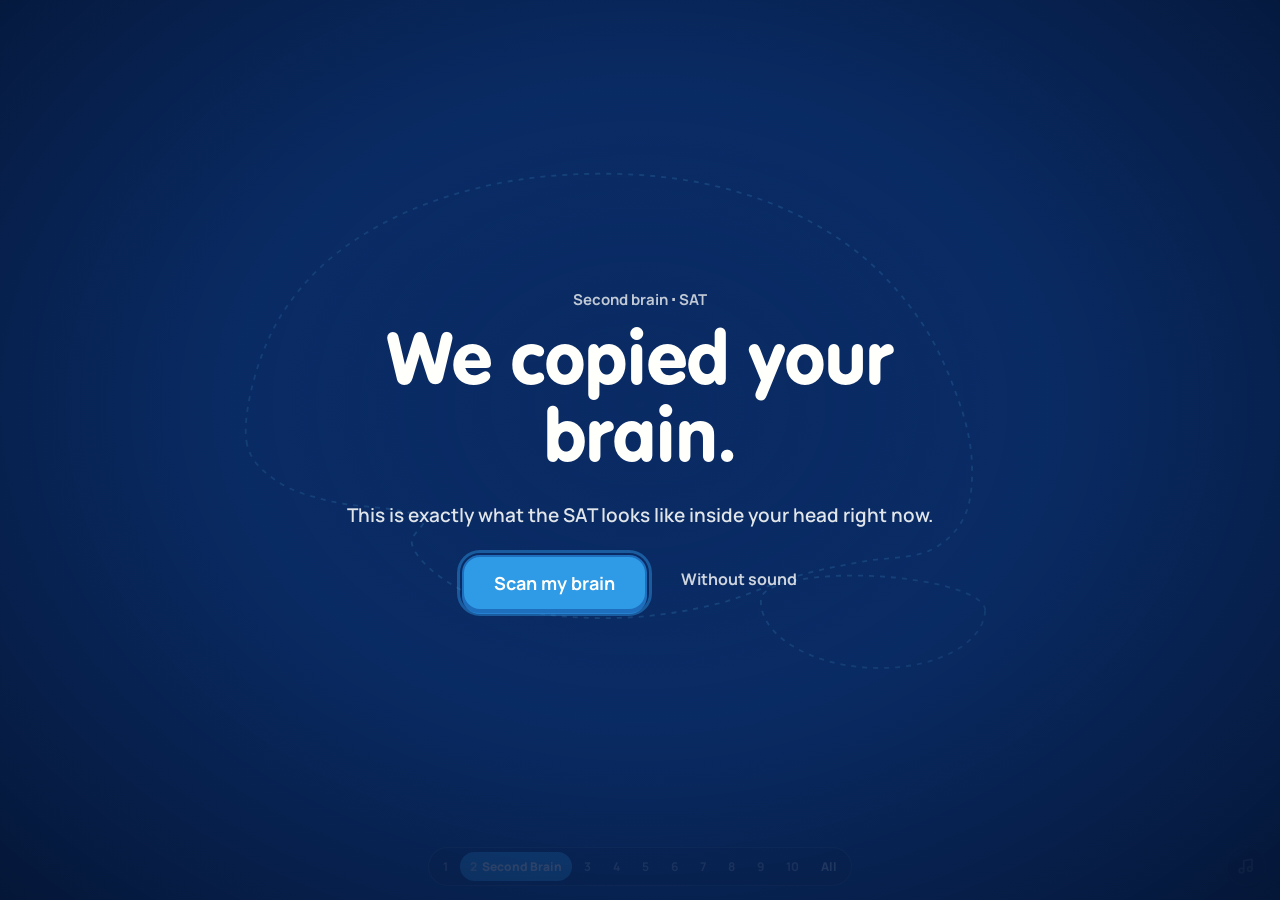
<file: second-brain/index.html>
<!doctype html>
<html lang="en">
<head>
<meta charset="utf-8" />
<meta name="viewport" content="width=device-width, initial-scale=1, viewport-fit=cover" />
<title>Second Brain</title>
<link rel="icon" href="data:,">
<link rel="stylesheet" href="../shared/dolphin.css">
<style>
  :root { color-scheme: dark; }
  html, body { overflow: hidden; }
  body {
    color: var(--foam);
    background: var(--night-deep);
  }
  #base, #blur, #crisp { position: fixed; inset: 0; width: 100%; height: 100%; display: block; }
  #base { pointer-events: none; }
  #blur { filter: blur(6px); pointer-events: none; }
  #crisp { touch-action: none; }

  /* Status (top-left): the one element on screen at rest. Crumbs join it only when zoomed. */
  .status {
    position: fixed; top: 24px; left: 24px; z-index: 20; display: grid; justify-items: start; pointer-events: none;
    opacity: 0; transform: translateY(-6px); transition: opacity 700ms ease, transform 700ms cubic-bezier(.2,.9,.3,1);
    text-shadow: 0 1px 14px rgba(5, 22, 54, 0.7);
  }
  .status.show { opacity: 1; transform: none; }
  .status-main { display: flex; align-items: baseline; gap: 8px; white-space: nowrap; }
  .status-main b { font-family: var(--font-head); font-weight: normal; font-size: 32px; line-height: 1; color: var(--foam); display: inline-block; }
  .status-main span { font-weight: 700; font-size: 16px; color: var(--mist); }
  .status-sub { margin-top: 8px; font-size: 13px; font-weight: 700; color: var(--cloud); }
  .status-sub b { color: var(--foam); display: inline-block; }
  .pop { animation: pop 520ms cubic-bezier(.2,.9,.3,1.4); }
  @keyframes pop { 0% { transform: scale(1); } 35% { transform: scale(1.18); } 100% { transform: scale(1); } }
  .hint { margin-top: 8px; font-size: 13px; font-weight: 600; color: var(--cloud); transition: opacity 900ms ease; }
  .hint.gone { opacity: 0; }
  .crumbs { margin-top: 16px; display: flex; flex-wrap: wrap; gap: 8px; align-items: center; pointer-events: auto; }
  .crumbs:empty { display: none; }
  .crumb {
    font: 800 13px/1 var(--font-body); color: var(--foam); background: rgba(10, 35, 79, 0.62);
    border: 1.5px solid rgba(158, 223, 255, 0.18); border-radius: 999px; padding: 8px 12px; cursor: pointer;
    box-shadow: 0 3px 0 rgba(0, 0, 0, 0.3); display: inline-flex; align-items: center; gap: 7px; text-shadow: none;
    transition: transform 120ms ease, background 150ms ease;
  }
  .crumb:hover { transform: translateY(1px); }
  .crumb i { width: 8px; height: 8px; border-radius: 50%; display: inline-block; }
  .crumb[aria-current="true"] { background: var(--wave-3); border-color: var(--wave-shadow); box-shadow: 0 3px 0 var(--wave-shadow); }
  .crumb:focus-visible { outline: 3px solid rgba(95, 198, 247, 0.5); outline-offset: 2px; }
  .crumb-sep { color: var(--cloud); font-weight: 800; opacity: 0.7; }

  /* Scan readout: one plain line during the intro */
  .readout {
    position: fixed; left: 50%; top: 24px; transform: translate(-50%, -8px); z-index: 21; pointer-events: none;
    font: 700 13px/1.2 var(--font-body); color: var(--mist); text-shadow: 0 1px 12px rgba(5, 22, 54, 0.8);
    opacity: 0; transition: opacity 500ms ease, transform 500ms ease; white-space: nowrap;
  }
  .readout.show { opacity: 1; transform: translate(-50%, 0); }

  /* Hover tooltip */
  .tip {
    position: fixed; z-index: 25; pointer-events: none; max-width: 240px; left: 0; top: 0;
    background: rgba(10, 35, 79, 0.96); color: var(--foam); border: 1px solid rgba(158, 223, 255, 0.24);
    border-radius: 12px; padding: 8px 12px; font-size: 13px; font-weight: 700; line-height: 1.35;
    box-shadow: 0 4px 16px rgba(0, 0, 0, 0.3); opacity: 0; transition: opacity 90ms ease;
  }
  .tip.show { opacity: 1; }

  /* The one recommended next lesson: a real button attached to its neuron. */
  .next-pill {
    position: fixed; left: 0; top: 0; z-index: 22; height: 32px; box-sizing: border-box; display: inline-flex; align-items: center; gap: 4px;
    padding: 0 8px 0 12px; border-radius: 999px; border: 2px solid var(--sun-shadow); background: var(--sun); color: var(--ink);
    font: 800 13px/1 var(--font-body); white-space: nowrap; max-width: 260px; cursor: pointer;
    box-shadow: 0 3px 0 var(--sun-shadow); opacity: 0; pointer-events: none; will-change: transform;
    transition: opacity 220ms ease, box-shadow 140ms ease, filter 140ms ease;
  }
  .next-pill span { overflow: hidden; text-overflow: ellipsis; }
  .next-pill svg { width: 16px; height: 16px; flex: none; }
  .next-pill.show { opacity: 1; pointer-events: auto; }
  .next-pill[data-state="progress"] { background: #FF9F43; border-color: #D9792A; box-shadow: 0 3px 0 #D9792A; }
  .next-pill.hot { filter: brightness(1.06); box-shadow: 0 3px 0 var(--sun-shadow), 0 0 0 4px rgba(255, 244, 78, 0.28); }
  .next-pill[data-state="progress"].hot { box-shadow: 0 3px 0 #D9792A, 0 0 0 4px rgba(255, 159, 67, 0.3); }
  .next-pill:focus-visible { outline: 3px solid rgba(95, 198, 247, 0.6); outline-offset: 2px; }
  .tip b { display: block; font-weight: 800; font-size: 13px; }
  .tip .st { display: flex; align-items: center; gap: 8px; margin-top: 4px; font-weight: 700; font-size: 13px; }
  .tip .st i { width: 8px; height: 8px; border-radius: 50%; display: inline-block; flex: none; }
  .tip .act { display: block; margin-top: 4px; color: var(--sun); font-size: 13px; font-weight: 800; }

  @media (max-width: 700px) {
    .status { top: 16px; left: 16px; right: 16px; }
    .crumb { font-size: 12px; padding: 7px 10px; }
    .readout { top: 16px; }
  }
  @media (prefers-reduced-motion: reduce) {
    .status, .readout, .tip, .hint, .next-pill { transition: none; }
    .pop { animation: none; }
  }
</style>
</head>
<body>
<canvas id="base" aria-hidden="true"></canvas>
<canvas id="blur" aria-hidden="true"></canvas>
<canvas id="crisp" role="img" aria-label="Your second brain: every SAT concept is a neuron inside a brain region. Move the pointer toward a region to zoom in, and away to zoom out."></canvas>

<header class="status" id="hud" aria-live="polite">
  <div class="status-main"><b id="hudFiring">0</b><span>/ <span id="hudTotal">89</span> neurons firing</span></div>
  <div class="status-sub">Projected score <b id="hudScore">400</b></div>
  <div class="hint" id="hint" hidden>Move toward a region to zoom in.</div>
  <nav class="crumbs" id="crumbs" aria-label="Brain path"></nav>
</header>

<div class="readout" id="readout" aria-live="polite"><span id="roText">Mapping your SAT knowledge…</span></div>
<div class="tip" id="tip"></div>
<button class="next-pill" id="nextPill" type="button"><span id="nextText">Next</span><svg viewBox="0 0 16 16" aria-hidden="true"><path d="M6 3.5 10.5 8 6 12.5" fill="none" stroke="currentColor" stroke-width="2.4" stroke-linecap="round" stroke-linejoin="round"/></svg></button>

<script type="module">
/*
 * Sound design — Second Brain
 * Music: pulsing analog synth over a slow heartbeat; warm, curious, faintly clinical (an MRI room hum
 *   underneath). Starts as a low pad + heartbeat while the scan runs, swells into a driving arpeggio at
 *   the light-up, then settles into a calm pulse. setIntensity follows how much of the brain is firing
 *   and how deep you have zoomed; finishing a lesson gives it a short lift.
 * SFX (score.sfx), each fired on the frame its visual happens:
 *   hover    – soft synaptic click, dry and short (pointer reaches a neuron, or leans into a lobe/topic)
 *   select   – glassy tap with a small upward lift (lesson card opens)            [lesson-card.js]
 *   back     – the same tap, lower and softer (Esc, breadcrumb, closing the card)
 *   zoomIn   – airy upward whoosh with a faint electric shimmer (camera dives into a lobe or topic)
 *   zoomOut  – the same whoosh falling and darker (camera pulls back out)
 *   start    – short charge-up hum, ~0.9s (Start lesson pressed)                  [lesson-card.js]
 *   complete – electric surge + bright chime (the neuron ignites)                 [lesson-card.js]
 *   unlock   – gentle rising two-note spark (a dormant neuron wakes and starts to flicker)
 *   riser    – ~2.2s scanner sweep building tension (scan done, brain charging)
 *   intro    – deep sub hit + bright neural crackle (the whole brain lights up at once)
 *   step     – tiny MRI blip (the scanline reveals a neuron; a cascade pulse lands on a neighbour)
 */
import { createGraph, DOMAIN_HUES, pct, clamp } from '../shared/graph.js';
import { mountChrome, params } from '../shared/chrome.js';
import { createLessonCard } from '../shared/lesson-card.js';

// QA: ?debug=1 records frame stats and errors into the DOM (read with --dump-dom).
const dbgEl = new URLSearchParams(location.search).has('debug') ? Object.assign(document.createElement('pre'), { id: 'dbg', hidden: true }) : null;
if (dbgEl) { document.body.append(dbgEl); addEventListener('error', (e) => { dbgEl.textContent += `ERROR ${e.message} @${e.lineno}:${e.colno}\n`; }); }
// ════════════════════════ Basics ════════════════════════
const TAU = Math.PI * 2;
const reduceMotion = matchMedia('(prefers-reduced-motion: reduce)').matches;
const lerp = (a, b, t) => a + (b - a) * t;
const smooth = (t) => t * t * (3 - 2 * t);
const easeInOut = (t) => (t < 0.5 ? 2 * t * t : 1 - Math.pow(-2 * t + 2, 2) / 2);
function mulberry32(a) {
  return () => { a |= 0; a = (a + 0x6D2B79F5) | 0; let t = Math.imul(a ^ (a >>> 15), 1 | a); t = (t + Math.imul(t ^ (t >>> 7), 61 | t)) ^ t; return ((t ^ (t >>> 14)) >>> 0) / 4294967296; };
}
const rand = mulberry32(0x5EC0B2A1);   // layout (deterministic)
const frand = Math.random;             // live simulation
function hex(c) { const v = parseInt(c.slice(1), 16); return [(v >> 16) & 255, (v >> 8) & 255, v & 255]; }
function mix(a, b, t) { const A = hex(a), B = hex(b); return '#' + A.map((v, i) => Math.round(v + (B[i] - v) * t).toString(16).padStart(2, '0')).join(''); }
function rgba(c, a) { const [r, g, b] = hex(c); return `rgba(${r},${g},${b},${a})`; }
function hash2(i, j) { let h = (Math.imul(i, 374761393) + Math.imul(j, 668265263)) | 0; h = Math.imul(h ^ (h >>> 13), 1274126177); h ^= h >>> 16; return (h >>> 0) / 4294967296; }
function vnoise(x, y) {
  const i = Math.floor(x), j = Math.floor(y), fx = x - i, fy = y - j;
  const u = fx * fx * (3 - 2 * fx), v = fy * fy * (3 - 2 * fy);
  return lerp(lerp(hash2(i, j), hash2(i + 1, j), u), lerp(hash2(i, j + 1), hash2(i + 1, j + 1), u), v) * 2 - 1;
}

const C = {
  foam: '#FFFFFC', mist: '#D9E4F2', cloud: '#B7C0CC', wave1: '#9EDFFF', wave2: '#5FC6F7', wave3: '#2F9AE6',
  night: '#103B84', nightDeep: '#0A2B64', nightInk: '#0A234F', abyss: '#051636', sun: '#FFF44E', sunShadow: '#E8BE00', coral: '#E35D6A',
};
const HEAD = '"VAG Rundschrift D", "Manrope", system-ui, sans-serif';
const BODY = '"Manrope", system-ui, sans-serif';

// ════════════════════════ Geometry helpers ════════════════════════
function catmull(pts, seg, closed) {
  const out = [], n = pts.length, last = closed ? n : n - 1;
  const P = (i) => (closed ? pts[(i + n) % n] : pts[clamp(i, 0, n - 1)]);
  for (let i = 0; i < last; i++) {
    const p0 = P(i - 1), p1 = P(i), p2 = P(i + 1), p3 = P(i + 2);
    for (let s = 0; s < seg; s++) {
      const t = s / seg, t2 = t * t, t3 = t2 * t;
      out.push([0, 1].map((k) => 0.5 * (2 * p1[k] + (-p0[k] + p2[k]) * t + (2 * p0[k] - 5 * p1[k] + 4 * p2[k] - p3[k]) * t2 + (-p0[k] + 3 * p1[k] - 3 * p2[k] + p3[k]) * t3)));
    }
  }
  if (!closed) out.push(pts[n - 1].slice());
  return out;
}
function pip(poly, x, y) {
  let inside = false;
  for (let i = 0, j = poly.length - 1; i < poly.length; j = i++) {
    const xi = poly[i][0], yi = poly[i][1], xj = poly[j][0], yj = poly[j][1];
    if ((yi > y) !== (yj > y) && x < ((xj - xi) * (y - yi)) / (yj - yi) + xi) inside = !inside;
  }
  return inside;
}
function polyPath(poly, close = true) { const p = new Path2D(); poly.forEach(([x, y], i) => (i ? p.lineTo(x, y) : p.moveTo(x, y))); if (close) p.closePath(); return p; }
function smoothInto(path, P) {
  path.moveTo(P[0][0], P[0][1]);
  for (let i = 1; i < P.length - 1; i++) path.quadraticCurveTo(P[i][0], P[i][1], (P[i][0] + P[i + 1][0]) / 2, (P[i][1] + P[i + 1][1]) / 2);
  path.lineTo(P[P.length - 1][0], P[P.length - 1][1]);
}

// ════════════════════════ Brain anatomy (world units, side view, frontal pole on the left) ════════════════════════
const CEREBRUM = catmull([
  [-478, 8], [-468, -82], [-428, -172], [-358, -248], [-258, -306], [-138, -342], [-8, -354], [122, -343], [242, -306],
  [346, -242], [425, -152], [472, -52], [490, 30], [480, 104], [432, 150], [344, 164], [254, 184], [152, 220], [42, 238],
  [-68, 236], [-160, 216], [-226, 180], [-258, 140], [-242, 108], [-280, 95], [-364, 84], [-436, 58],
], 10, true);
const CB = { cx: 358, cy: 222, rx: 150, ry: 84, flat: 0.46, rot: 0.05 };
function cbPoint(theta, s, sy = s) {
  const sn = Math.sin(theta);
  const x = CB.rx * s * Math.cos(theta), y = CB.ry * sy * sn * (sn < 0 ? CB.flat : 1);
  const c = Math.cos(CB.rot), si = Math.sin(CB.rot);
  return [CB.cx + x * c - y * si, CB.cy + x * si + y * c];
}
const CEREBELLUM = Array.from({ length: 90 }, (_, i) => cbPoint((i / 90) * TAU, 1));
const STEM = catmull([[150, 205], [208, 208], [228, 246], [222, 300], [212, 352], [210, 410], [166, 410], [164, 352], [150, 296], [138, 248]], 8, true);

const SYL_A = [[-242, 108], [-200, 99], [-158, 86], [-118, 74]];          // notch → junction (exclusive)
const JUNCTION = [-80, 61];
const SYL_B = [[-36, 52], [12, 40], [62, 25], [112, 6], [165, -20]];      // junction (exclusive) → end
const SYLVIAN = [...SYL_A, JUNCTION, ...SYL_B];
const SYLVIAN_RAMUS = [[150, -12], [184, -40], [196, -70], [214, -96]];
const CENTRAL = [[36, -356], [30, -322], [15, -290], [20, -254], [4, -216], [-12, -180], [-6, -146], [-24, -110], [-42, -72], [-38, -36], [-56, 4], [-66, 34], JUNCTION];
const PO = [[348, -250], [322, -186], [338, -118], [312, -52], [316, 0], [338, 56], [324, 112], [342, 162]];
const TP = [[165, -20], [204, -2], [246, -20], [284, 8], [316, 0]];
const FAR = 3000;
// Lobe borders follow the same smoothed curves the fissures are drawn with, so tints meet the lines exactly.
const smoothLine = (pts) => catmull(pts, 6, false);
const CS_S = smoothLine(CENTRAL), SA_S = smoothLine([...SYL_A, JUNCTION]), SB_S = smoothLine([JUNCTION, ...SYL_B]);
const PO_TOP = smoothLine(PO.slice(0, 5)), PO_LOW = smoothLine(PO.slice(4)), TP_S = smoothLine(TP);
const POLY = {
  frontal: [[-FAR, -FAR], [40, -FAR], ...CS_S, ...SA_S.slice().reverse(), [-FAR, 150]],
  parietal: [[40, -FAR], [352, -FAR], ...PO_TOP, ...TP_S.slice().reverse(), ...SB_S.slice().reverse(), ...CS_S.slice().reverse()],
  occipital: [[352, -FAR], [FAR, -FAR], [FAR, FAR], [342, FAR], ...PO_LOW.slice().reverse(), ...PO_TOP.slice().reverse()],
  temporal: [[-FAR, 150], ...SA_S, ...SB_S, ...TP_S, ...PO_LOW, [342, FAR], [-FAR, FAR]],
};
const BRAIN_BOX = [-490, -360, 500, 400];

const PATHS = {
  cerebrum: polyPath(CEREBRUM), cerebellum: polyPath(CEREBELLUM), stem: polyPath(STEM),
  notCerebrum: (() => { const p = new Path2D(); p.rect(-FAR, -FAR, 2 * FAR, 2 * FAR); p.addPath(polyPath(CEREBRUM)); p.addPath(polyPath(CEREBELLUM)); return p; })(),
};
const fissure = (pts) => { const p = new Path2D(); smoothInto(p, catmull(pts, 6, false)); return p; };
const linePath = (...lines) => { const p = new Path2D(); for (const L of lines) smoothInto(p, L); return p; };
PATHS.deep = linePath([...SA_S, ...SB_S.slice(1)], smoothLine(SYLVIAN_RAMUS), CS_S.slice(3));
PATHS.shallow = linePath(PO_TOP, TP_S, PO_LOW);

const REGIONS = [
  { key: 'frontal', domain: 'Algebra', lobe: 'Frontal lobe', poly: POLY.frontal, label: { L: [-446, -214], align: 'right' }, phone: { L: [-300, -334], align: 'above' } },
  { key: 'parietal', domain: 'Advanced Math', lobe: 'Parietal lobe', poly: POLY.parietal, label: { L: [170, -370], align: 'above' }, phone: { L: [30, -380], align: 'above' } },
  { key: 'occipital', domain: 'Problem Solving & Data', lobe: 'Occipital lobe', poly: POLY.occipital, label: { L: [504, -70], align: 'left' }, phone: { L: [436, -266], align: 'above' } },
  { key: 'cerebellum', domain: 'Geometry & Trig', lobe: 'Cerebellum', poly: CEREBELLUM, label: { L: [524, 252], align: 'left' }, phone: { L: [372, 320], align: 'below' } },
  { key: 'temporal', domain: 'Reading & Writing', lobe: 'Temporal lobe', poly: POLY.temporal, label: { L: [-70, 262], align: 'below' }, phone: { L: [-110, 252], align: 'below' } },
];
const REG = Object.fromEntries(REGIONS.map((R) => [R.domain, R]));
function inRegion(R, x, y) { return R.key === 'cerebellum' ? pip(CEREBELLUM, x, y) : pip(CEREBRUM, x, y) && pip(R.poly, x, y); }
function regionAt(x, y) {
  if (pip(CEREBELLUM, x, y)) return REG['Geometry & Trig'];
  if (!pip(CEREBRUM, x, y)) return null;
  for (const R of REGIONS) if (R.key !== 'cerebellum' && pip(R.poly, x, y)) return R;
  return null;
}
const OFFS = Array.from({ length: 8 }, (_, i) => [Math.cos((i / 8) * TAU), Math.sin((i / 8) * TAU)]);
function inRegionDeep(R, x, y, m) { if (!inRegion(R, x, y)) return false; for (const [ox, oy] of OFFS) if (!inRegion(R, x + ox * m, y + oy * m)) return false; return true; }

// Region samples (for centroids, boxes, k-means and the decor network).
const SAMPLE = 9;
for (const R of REGIONS) { R.samples = []; R.deep = []; }
for (let y = BRAIN_BOX[1]; y <= 330; y += SAMPLE) {
  for (let x = BRAIN_BOX[0]; x <= BRAIN_BOX[2]; x += SAMPLE) {
    const jx = x + (rand() - 0.5) * 4, jy = y + (rand() - 0.5) * 4;
    const R = regionAt(jx, jy);
    if (!R) continue;
    R.samples.push([jx, jy]);
    if (inRegionDeep(R, jx, jy, 16)) R.deep.push([jx, jy]);
  }
}
for (const R of REGIONS) {
  let sx = 0, sy = 0, x0 = Infinity, y0 = Infinity, x1 = -Infinity, y1 = -Infinity;
  for (const [x, y] of R.samples) { sx += x; sy += y; x0 = Math.min(x0, x); y0 = Math.min(y0, y); x1 = Math.max(x1, x); y1 = Math.max(y1, y); }
  R.cx = sx / R.samples.length; R.cy = sy / R.samples.length;
  R.area = R.samples.length * SAMPLE * SAMPLE;
  R.rad = Math.sqrt(R.area / Math.PI);
  R.box = [x0 - 6, y0 - 6, x1 + 6, y1 + 6];
  R.hue = DOMAIN_HUES[R.domain];
  R.light = mix(R.hue, C.foam, 0.45);
  R.path = polyPath(R.poly);
  Object.assign(R, { rv: 1, rs: 1, tRv: 1, tRs: 1, dm: 0, flare: 0, seen: false });
}

// Gyri: iso-contours of a domain-warped noise field (marching squares), chained and smoothed, split by region.
function buildGyri() {
  const cell = 6, x0 = -486, y0 = -362, nx = Math.ceil(982 / cell), ny = Math.ceil(612 / cell), S = 60;
  const f = (x, y) => {
    const wx = vnoise(x / (S * 1.9) + 11.3, y / (S * 1.9) + 3.1), wy = vnoise(x / (S * 1.9) + 7.7, y / (S * 1.9) + 19.2);
    return vnoise(x / S + 1.3 * wx, y / S + 1.3 * wy) + 0.28 * vnoise(x / (S * 0.45) + 40, y / (S * 0.45) + 9);
  };
  const V = new Float32Array((nx + 1) * (ny + 1));
  for (let j = 0; j <= ny; j++) for (let i = 0; i <= nx; i++) V[j * (nx + 1) + i] = f(x0 + i * cell, y0 + j * cell);
  const val = (i, j) => V[j * (nx + 1) + i];
  const hId = (i, j) => (j * (nx + 1) + i) * 2, vId = (i, j) => (j * (nx + 1) + i) * 2 + 1;
  const cache = new Map();
  const ept = (id) => {
    let p = cache.get(id);
    if (p) return p;
    const k = id >> 1, i = k % (nx + 1), j = (k / (nx + 1)) | 0;
    if (id & 1) { const a = val(i, j), b = val(i, j + 1), t = a / (a - b); p = [x0 + i * cell, y0 + (j + t) * cell]; }
    else { const a = val(i, j), b = val(i + 1, j), t = a / (a - b); p = [x0 + (i + t) * cell, y0 + j * cell]; }
    cache.set(id, p); return p;
  };
  const byRegion = new Map();
  const add = (a, b) => {
    const pa = ept(a), pb = ept(b), R = regionAt((pa[0] + pb[0]) / 2, (pa[1] + pb[1]) / 2);
    if (!R || R.key === 'cerebellum') return;
    if (!byRegion.has(R)) byRegion.set(R, []);
    byRegion.get(R).push([a, b]);
  };
  for (let j = 0; j < ny; j++) for (let i = 0; i < nx; i++) {
    const tl = val(i, j), tr = val(i + 1, j), br = val(i + 1, j + 1), bl = val(i, j + 1);
    const c = (tl > 0 ? 8 : 0) | (tr > 0 ? 4 : 0) | (br > 0 ? 2 : 0) | (bl > 0 ? 1 : 0);
    if (c === 0 || c === 15) continue;
    const T = hId(i, j), Rt = vId(i + 1, j), B = hId(i, j + 1), L = vId(i, j);
    const ctr = (tl + tr + br + bl) / 4;
    switch (c) {
      case 1: case 14: add(L, B); break;
      case 2: case 13: add(B, Rt); break;
      case 3: case 12: add(L, Rt); break;
      case 4: case 11: add(T, Rt); break;
      case 6: case 9: add(T, B); break;
      case 7: case 8: add(L, T); break;
      case 5: if (ctr > 0) { add(L, T); add(B, Rt); } else { add(L, B); add(T, Rt); } break;
      case 10: if (ctr > 0) { add(T, Rt); add(L, B); } else { add(L, T); add(B, Rt); } break;
    }
  }
  for (const [R, list] of byRegion) {
    const adj = new Map();
    list.forEach((s, k) => { for (const e of s) { let a = adj.get(e); if (!a) adj.set(e, (a = [])); a.push(k); } });
    const used = new Uint8Array(list.length), path = new Path2D();
    const step = (end) => { const cand = (adj.get(end) || []).find((q) => !used[q]); if (cand === undefined) return null; used[cand] = 1; const s = list[cand]; return s[0] === end ? s[1] : s[0]; };
    for (let k = 0; k < list.length; k++) {
      if (used[k]) continue;
      used[k] = 1;
      const fwd = [list[k][1]], back = [];
      for (let e = step(fwd[0]); e !== null; e = step(e)) fwd.push(e);
      for (let e = step(list[k][0]); e !== null; e = step(e)) back.push(e);
      const P = [...back.reverse(), list[k][0], ...fwd].map(ept);
      let len = 0;
      for (let i = 1; i < P.length; i++) len += Math.hypot(P[i][0] - P[i - 1][0], P[i][1] - P[i - 1][1]);
      if (len < 70 || P.length < 3) continue;
      smoothInto(path, P);
    }
    R.gyri = path;
  }
  // Cerebellum folia: concentric open arcs.
  const cbR = REG['Geometry & Trig'], fol = new Path2D();
  for (let k = 0; k < 8; k++) {
    const sx = 0.92 - k * 0.05, sy = 0.86 - k * 0.1, P = [];
    for (let th = -0.18; th <= Math.PI + 0.18; th += 0.04) P.push(cbPoint(th, sx, sy));
    smoothInto(fol, P);
  }
  cbR.gyri = fol;
}
buildGyri();

// ════════════════════════ Graph → neurons ════════════════════════
const graph = createGraph();
const root = graph.root;
const NB = new Map();
const lessons = [];
const topics = [];
const leafGroupsOf = (n) => (n.children.length && n.children.every((c) => !c.children.length) ? [n] : n.children.flatMap(leafGroupsOf));
const topicOf = (l) => graph.pathTo(l)[2];

function kmeans(points, k, iters = 26) {
  const cents = [points[Math.floor(rand() * points.length)].slice()];
  while (cents.length < k) {
    let sum = 0;
    const d2 = points.map((p) => { let m = Infinity; for (const c of cents) m = Math.min(m, (p[0] - c[0]) ** 2 + (p[1] - c[1]) ** 2); sum += m; return m; });
    let r = rand() * sum, idx = 0;
    for (; idx < points.length - 1; idx++) { r -= d2[idx]; if (r <= 0) break; }
    cents.push(points[idx].slice());
  }
  const assign = new Int32Array(points.length);
  for (let it = 0; it < iters; it++) {
    const sx = new Float64Array(k), sy = new Float64Array(k), cnt = new Float64Array(k);
    points.forEach((p, i) => {
      let b = 0, bd = Infinity;
      for (let c = 0; c < k; c++) { const d = (p[0] - cents[c][0]) ** 2 + (p[1] - cents[c][1]) ** 2; if (d < bd) { bd = d; b = c; } }
      assign[i] = b; sx[b] += p[0]; sy[b] += p[1]; cnt[b]++;
    });
    for (let c = 0; c < k; c++) if (cnt[c]) cents[c] = [sx[c] / cnt[c], sy[c] / cnt[c]];
  }
  return { cents, assign };
}

function makeNeuron(l, R) {
  const N = {
    lesson: true, n: l, R, T: null, G: null, x: 0, y: 0, bx: 0, by: 0, adj: [], seed: rand(),
    spike: 0, charge: 0, ping: 0, shock: 0, ignite: 0, wake: 0, hl: 0, rec: 0, lastFire: -1e9, fireAt: 0, hold: null, holdUntil: 0,
    revealed: false, sx: 0, sy: 0, rpx: 4, dend: [],
  };
  const k = 5 + Math.floor(rand() * 2);
  for (let i = 0; i < k; i++) N.dend.push({ a: (i / k) * TAU + (rand() - 0.5) * 0.9, l: 1.7 + rand() * 1.3, f: (rand() - 0.5) * 1.4 });
  NB.set(l.id, N); lessons.push(N);
  return N;
}

for (const R of REGIONS) {
  const dom = graph.domains.find((d) => d.label === R.domain);
  R.dom = dom; dom.R = R;
  const groups = leafGroupsOf(dom);
  const pts = R.deep;
  const { cents, assign } = kmeans(pts, groups.length);
  // Visit cluster cells along a nearest-neighbour path so consecutive topics sit side by side.
  const left = cents.map((_, i) => i);
  let cur = left.reduce((b, i) => (Math.hypot(cents[i][0] - R.cx, cents[i][1] - R.cy) > Math.hypot(cents[b][0] - R.cx, cents[b][1] - R.cy) ? i : b), 0);
  const order = [];
  while (left.length) {
    left.splice(left.indexOf(cur), 1); order.push(cur);
    if (!left.length) break;
    cur = left.reduce((b, i) => (Math.hypot(cents[i][0] - cents[cur][0], cents[i][1] - cents[cur][1]) < Math.hypot(cents[b][0] - cents[cur][0], cents[b][1] - cents[cur][1]) ? i : b), left[0]);
  }
  let prevC = [R.cx, R.cy];
  groups.forEach((g, gi) => {
    const ci = order[gi], c = cents[ci];
    const cell = pts.filter((_, i) => assign[i] === ci);
    let sxx = 0, syy = 0, sxy = 0;
    for (const p of cell) { const dx = p[0] - c[0], dy = p[1] - c[1]; sxx += dx * dx; syy += dy * dy; sxy += dx * dy; }
    const ang = 0.5 * Math.atan2(2 * sxy, sxx - syy);
    let ux = Math.cos(ang), uy = Math.sin(ang);
    if ((prevC[0] - c[0]) * ux + (prevC[1] - c[1]) * uy > 0) { ux = -ux; uy = -uy; }
    const n = g.children.length;
    const len = Math.min(Math.sqrt(cell.length * SAMPLE * SAMPLE) * 0.8, 27 * (n - 1));
    const sp = n > 1 ? len / (n - 1) : 0;
    const G = { node: g, lessons: [], cx: 0, cy: 0 };
    g.children.forEach((l, k) => {
      const N = makeNeuron(l, R);
      const o = (k - (n - 1) / 2) * sp, zig = (k % 2 ? 1 : -1) * sp * (n > 2 ? 0.24 : 0.1);
      let x = c[0] + ux * o - uy * zig + (rand() - 0.5) * 5, y = c[1] + uy * o + ux * zig + (rand() - 0.5) * 5;
      for (let t = 0; t < 10 && !inRegionDeep(R, x, y, 10); t++) { x = lerp(x, c[0], 0.3); y = lerp(y, c[1], 0.3); }
      N.bx = x; N.by = y; N.G = G; G.lessons.push(N);
    });
    g.G = G;
    prevC = c;
  });
  // Relax so no two neurons crowd each other.
  const rn = lessons.filter((N) => N.R === R);
  for (let it = 0; it < 40; it++) {
    for (let i = 0; i < rn.length; i++) for (let j = i + 1; j < rn.length; j++) {
      const a = rn[i], b = rn[j], dx = b.bx - a.bx, dy = b.by - a.by, d = Math.hypot(dx, dy) || 0.01, min = a.G === b.G ? 19 : 25;
      if (d >= min) continue;
      const push = ((min - d) / 2) * 0.5, ux = dx / d, uy = dy / d;
      if (inRegionDeep(R, a.bx - ux * push, a.by - uy * push, 9)) { a.bx -= ux * push; a.by -= uy * push; }
      if (inRegionDeep(R, b.bx + ux * push, b.by + uy * push, 9)) { b.bx += ux * push; b.by += uy * push; }
    }
  }
  for (const t of dom.children) {
    const ls = leafGroupsOf(t).flatMap((g) => g.G.lessons);
    const T = { node: t, R, lessons: ls, groups: leafGroupsOf(t).map((g) => g.G), cx: 0, cy: 0, rad: 0, tv: 1, ts: 1, tTv: 1, tTs: 1, fT: 0, tFT: 0 };
    T.cx = ls.reduce((a, N) => a + N.bx, 0) / ls.length; T.cy = ls.reduce((a, N) => a + N.by, 0) / ls.length;
    T.rad = Math.max(14, ...ls.map((N) => Math.hypot(N.bx - T.cx, N.by - T.cy)));
    for (const N of ls) N.T = T;
    t.T = T; topics.push(T);
  }
  for (const g of groups) { const G = g.G; G.cx = G.lessons.reduce((a, N) => a + N.bx, 0) / G.lessons.length; G.cy = G.lessons.reduce((a, N) => a + N.by, 0) / G.lessons.length; }
}
for (const N of lessons) { N.x = N.bx; N.y = N.by; N.hue = N.R.hue; N.light = N.R.light; }

// Decor network: the unlabelled neurons that make the tissue feel alive.
const decor = [];
for (const R of REGIONS) {
  R.decor = [];
  const cand = R.samples.filter(() => rand() < 0.55).sort(() => rand() - 0.5);
  const rl = lessons.filter((N) => N.R === R);
  for (const [x, y] of cand) {
    if (!inRegionDeep(R, x, y, 5)) continue;
    if (rl.some((N) => Math.hypot(N.bx - x, N.by - y) < 13)) continue;
    if (R.decor.some((D) => Math.hypot(D.x - x, D.y - y) < 25)) continue;
    const D = { lesson: false, id: decor.length, R, x, y, r: 0.9 + rand() * 0.9, adj: [], spike: 0 };
    R.decor.push(D); decor.push(D);
  }
}

// ════════════════════════ Synapses ════════════════════════
const edges = [];
const edgeKeys = new Set();
function addEdge(a, b, kind, bend = (rand() - 0.5) * 0.36) {
  const key = a === b ? null : [a.n ? 'L' + a.n.id : 'D' + a.id, b.n ? 'L' + b.n.id : 'D' + b.id].sort().join('|');
  if (!key || edgeKeys.has(key)) return null;
  edgeKeys.add(key);
  const e = { a, b, kind, bend, len: Math.hypot(a.x - b.x, a.y - b.y), R: a.R === b.R ? a.R : null, cx: 0, cy: 0 };
  edges.push(e); a.adj.push({ e, out: true }); b.adj.push({ e, out: false });
  return e;
}
for (const R of REGIONS) {
  const groups = leafGroupsOf(R.dom).map((g) => g.G);
  groups.forEach((G, gi) => {
    for (let k = 1; k < G.lessons.length; k++) addEdge(G.lessons[k - 1], G.lessons[k], 'ladder');
    if (gi > 0) {
      const prev = groups[gi - 1].lessons, a = prev[prev.length - 1], b = G.lessons[0];
      addEdge(a, b, 'chain', (rand() - 0.5) * 0.5);
    }
  });
  const rl = lessons.filter((N) => N.R === R);
  for (const N of rl) {
    const near = rl.filter((M) => M.G !== N.G).map((M) => [M, Math.hypot(M.bx - N.bx, M.by - N.by)]).sort((p, q) => p[1] - q[1]);
    if (near.length && near[0][1] < 64) addEdge(N, near[0][0], 'near');
  }
  // Decor mesh + dendrites from lesson neurons into it.
  for (const D of R.decor) {
    const near = R.decor.filter((E) => E !== D).map((E) => [E, Math.hypot(E.x - D.x, E.y - D.y)]).sort((p, q) => p[1] - q[1]);
    for (let k = 0; k < 2 && k < near.length; k++) if (near[k][1] < 50) addEdge(D, near[k][0], 'decor', (rand() - 0.5) * 0.5);
  }
  for (const N of rl) {
    const near = R.decor.map((E) => [E, Math.hypot(E.x - N.bx, E.y - N.by)]).sort((p, q) => p[1] - q[1]);
    for (let k = 0; k < 3 && k < near.length; k++) if (near[k][1] < 52) addEdge(N, near[k][0], 'dend', (rand() - 0.5) * 0.6);
  }
}
// Long-range tracts between regions (prerequisites that cross domains).
const byLabel = (s) => lessons.find((N) => N.n.label === s);
[
  ['Write y = mx + b', 'Exponential vs linear'], ['Multi-step equations', 'GCF factoring'], ['Rate of change', 'Unit rates'],
  ['Slope from two points', 'Line of best fit'], ['Read the vertex', 'Circle equations'], ['Parallel & perpendicular', 'Parallel lines & transversals'],
  ['Quantitative evidence', 'Scatterplots'], ['Words in context', 'Functions in context'], ['Proportions', 'Similar triangles'],
].forEach(([a, b]) => {
  const A = byLabel(a), B = byLabel(b);
  if (!A || !B) return;
  const e = addEdge(A, B, 'tract', 0);
  if (!e) return;
  const mx = (A.bx + B.bx) / 2, my = (A.by + B.by) / 2, dx = B.bx - A.bx, dy = B.by - A.by, len = Math.hypot(dx, dy);
  let nx = -dy / len, ny = dx / len;
  if (Math.abs(dx) > Math.abs(dy) ? ny > 0 : nx < 0) { nx = -nx; ny = -ny; }
  e.cx = mx + nx * len * 0.24; e.cy = my + ny * len * 0.24;
});
// Static decor geometry per region (world space, drawn with the camera transform).
for (const R of REGIONS) {
  const ep = new Path2D(), np = new Path2D();
  for (const e of edges) {
    if (e.kind !== 'decor' || e.R !== R) continue;
    const mx = (e.a.x + e.b.x) / 2, my = (e.a.y + e.b.y) / 2, dx = e.b.x - e.a.x, dy = e.b.y - e.a.y;
    e.cx = mx - dy * e.bend; e.cy = my + dx * e.bend;
    ep.moveTo(e.a.x, e.a.y); ep.quadraticCurveTo(e.cx, e.cy, e.b.x, e.b.y);
  }
  for (const D of R.decor) { np.moveTo(D.x + D.r, D.y); np.arc(D.x, D.y, D.r, 0, TAU); }
  R.decorEdges = ep; R.decorNodes = np;
  R.decorEdgeList = edges.filter((e) => e.kind === 'decor' && e.R === R);
}

// ════════════════════════ States ════════════════════════
const vstate = (N) => N.hold || N.n.state;
// Neuron colour = learning state, everywhere (canvas, labels, tooltip, pill, pulses).
const GREEN = '#3FA669', GREEN_LIGHT = mix(GREEN, C.foam, 0.35), ORANGE = '#FF9F43', ORANGE_SHADOW = '#D9792A';
const STATE_COL = { mastered: GREEN, progress: ORANGE, ready: C.sun, locked: C.cloud };
const STATE_RING = { progress: ORANGE_SHADOW, ready: C.sunShadow };
const sk = (N) => { const s = vstate(N); return s === 'frontier' ? (N.n.progress > 0 ? 'progress' : 'ready') : s; };
// One recommended next lesson: the furthest-along in-progress one, else the first ready one in domain order.
let recN = null;
function recommend() {
  let best = null;
  for (const N of lessons) {
    if (vstate(N) !== 'frontier') continue;
    if (!best || (N.n.progress > 0 && N.n.progress > best.n.progress) || (best.n.progress === 0 && N.n.progress > 0)) best = N;
  }
  return best;
}
function edgeState(e) {
  if (e.kind === 'decor') return 'decor';
  const sa = e.a.lesson ? vstate(e.a) : 'mastered', sb = e.b.lesson ? vstate(e.b) : 'mastered';
  if (e.kind === 'dend') { const s = e.a.lesson ? sa : sb; return s === 'mastered' ? 'live' : s === 'frontier' ? 'charging' : 'dormant'; }
  if (sa === 'mastered' && sb === 'mastered') return 'live';
  if ((sa === 'mastered' && sb === 'frontier') || (sb === 'mastered' && sa === 'frontier')) return 'charging';
  return 'dormant';
}
const tmp = { x: 0, y: 0 };
function edgeCtrl(e) {
  if (e.kind === 'tract' || e.kind === 'decor') return;
  const ax = e.a.x, ay = e.a.y, bx = e.b.x, by = e.b.y;
  e.cx = (ax + bx) / 2 - (by - ay) * e.bend; e.cy = (ay + by) / 2 + (bx - ax) * e.bend;
}
function edgePoint(e, t, out = tmp) {
  const u = 1 - t;
  out.x = u * u * e.a.x + 2 * u * t * e.cx + t * t * e.b.x;
  out.y = u * u * e.a.y + 2 * u * t * e.cy + t * t * e.b.y;
  return out;
}

// ════════════════════════ Canvas, camera, viewport ════════════════════════
const crisp = document.getElementById('crisp'), blurCv = document.getElementById('blur'), baseCv = document.getElementById('base');
const cx = crisp.getContext('2d'), bx = blurCv.getContext('2d'), ax = baseCv.getContext('2d');
const layerKeys = { base: '', blur: '' };
const safe = { list: [], at: 0 };
const BR = 0.5;
let W = 0, H = 0, DPR = 1, VP = { x: 0, y: 0, w: 1, h: 1, cx: 0, cy: 0 };
function resize() {
  W = innerWidth; H = innerHeight; DPR = Math.min(devicePixelRatio || 1, 2);
  crisp.width = Math.round(W * DPR); crisp.height = Math.round(H * DPR);
  blurCv.width = Math.round(W * BR); blurCv.height = Math.round(H * BR);
  baseCv.width = Math.round(W * DPR); baseCv.height = Math.round(H * DPR);
  layerKeys.base = layerKeys.blur = ''; safe.at = 0;
}
addEventListener('resize', resize);
resize();

let cardOpen = false;
const narrow = () => W < 700;
function viewport() {
  const n = narrow();
  const padX = n ? 10 : clamp(W * 0.03, 20, 56);
  const padTop = n ? (focus === root ? 104 : 152) : 96, padBot = n && cardOpen ? 300 : 96;
  const padRight = cardOpen && W >= 900 ? 396 : padX;
  const v = { x: padX, y: padTop, w: Math.max(60, W - padX - padRight), h: Math.max(60, H - padTop - padBot) };
  v.cx = v.x + v.w / 2; v.cy = v.y + v.h / 2;
  return v;
}
const cam = { x: 0, y: 40, z: 0.6 }, camV = { x: 0, y: 0, z: 0 };
const sx = (x) => VP.cx + (x - cam.x) * cam.z, sy = (y) => VP.cy + (y - cam.y) * cam.z;
const wx = (x) => cam.x + (x - VP.cx) / cam.z, wy = (y) => cam.y + (y - VP.cy) / cam.z;

const SPREAD = 1.45;
function frameFor(nav) {
  let box, pad, zMax;
  if (nav === root) {
    box = BRAIN_BOX.slice();
    if (narrow()) pad = { l: 4, r: 4, t: 64, b: 48 };
    else {
      for (const R of REGIONS) { const [x, y] = R.label.L; box[0] = Math.min(box[0], x); box[1] = Math.min(box[1], y); box[2] = Math.max(box[2], x); box[3] = Math.max(box[3], y); }
      pad = { l: 140, r: 190, t: 34, b: 34 };
    }
    zMax = 3;
  } else if (nav.depth === 1) {
    box = nav.R.box.slice(); pad = { l: 24, r: 24, t: 34, b: 24 }; zMax = 3.4;
  } else {
    const T = nav.T, s = SPREAD - 1;
    box = [Infinity, Infinity, -Infinity, -Infinity];
    for (const N of T.lessons) {
      const x = N.bx + (N.bx - T.cx) * s, y = N.by + (N.by - T.cy) * s;
      box[0] = Math.min(box[0], x); box[1] = Math.min(box[1], y); box[2] = Math.max(box[2], x); box[3] = Math.max(box[3], y);
    }
    box[0] -= 16; box[1] -= 16; box[2] += 16; box[3] += 16;
    pad = narrow() ? { l: 96, r: 96, t: 40, b: 40 } : { l: 150, r: 150, t: 46, b: 40 };
    zMax = 4.4;
  }
  const fit = (z) => {
    const x0 = box[0] - (z ? pad.l / z : 0), x1 = box[2] + (z ? pad.r / z : 0), y0 = box[1] - (z ? pad.t / z : 0), y1 = box[3] + (z ? pad.b / z : 0);
    return { x: (x0 + x1) / 2, y: (y0 + y1) / 2, z: Math.min(VP.w / Math.max(1, x1 - x0), VP.h / Math.max(1, y1 - y0), zMax) };
  };
  let f = fit(0); f = fit(f.z); f = fit(f.z);
  return f;
}
const blend = (a, b, t) => ({ x: a.x + (b.x - a.x) * t, y: a.y + (b.y - a.y) * t, z: a.z * Math.pow(b.z / a.z, t) });

// ════════════════════════ Navigation (pointer proximity, lean → commit) ════════════════════════
const DWELL = { in: 120, out: 170, side: 300 };
const LEAN = { in: 0.45, out: 0.32, side: 0.3 };
const SETTLE_MS = 320;
const CAM_FREQ = reduceMotion ? 40 : 16; // critically damped, settles in ~0.3s
const NAV = [root, ...graph.domains, ...topics.map((T) => T.node)];
for (const n of NAV) { n._prox = 0; n._tProx = 0; }
let focus = root, leanNode = null, leanType = null, hoverLeaf = null, forcedHover = null, selected = null;
let pending = null, lockUntil = 0, clock = performance.now(), navOn = false, lastCardClose = 0;
const pointer = { x: -1, y: -1, in: false, lastMoveAt: 0, travel: 0, vx: 0, vy: 0 };
const regionOfNav = (n) => (n === root ? null : n.domain.R);

function edgeP() {
  const d = Math.min(pointer.x, W - pointer.x, pointer.y, H - pointer.y);
  return 1 - clamp((d - 10) / 56, 0, 1);
}
function evalPointer() {
  if (!pointer.in || cardOpen) return null;
  const z = cam.z, px = pointer.x, py = pointer.y;
  const here = regionAt(wx(px), wy(py));
  let best = null;
  const consider = (node, type, p, inside, prio) => {
    const score = inside ? 10 + prio : p;
    if (score > 0.002 && (!best || score > best.score)) best = { node, type, p, inside, score };
  };
  if (focus === root) {
    if (here) {
      const d = Math.hypot(px - sx(here.cx), py - sy(here.cy)), rS = here.rad * z, core = rS * 0.48;
      consider(here.dom, 'in', 1 - clamp((d - core) / (rS * 0.85), 0, 1), d <= core, 0.5);
    }
    return best;
  }
  const F = regionOfNav(focus);
  const e = edgeP();
  if (focus.depth === 1) {
    // Distance from the pointer to the focused region's tissue, in px.
    let dOut = Infinity;
    if (here !== F) for (const [x, y] of F.samples) dOut = Math.min(dOut, Math.hypot(px - sx(x), py - sy(y)));
    else dOut = 0;
    if (dOut < 50) for (const t of focus.children) {
      const T = t.T, d = Math.hypot(px - sx(T.cx), py - sy(T.cy)), rS = T.rad * z;
      const core = Math.max(26, rS * 0.9), infl = Math.max(70, rS * 1.7);
      consider(t, 'in', 1 - clamp((d - core) / infl, 0, 1), d <= core, 0.5);
    }
    const p = clamp((dOut - 26) / 100, 0, 1);
    // The viewport edge always means "back out", even when a neighbouring lobe is under the pointer.
    if (e > 0.45) consider(root, 'out', e, e >= 0.85, 0.3);
    else if (here && here !== F) consider(here.dom, 'side', p, p >= 1, 0.2);
    else if (!here) consider(root, 'out', p, p >= 1, 0.1);
    return best;
  }
  // Topic focus: siblings pull from the sides; leaving the topic's frame zooms back to the region.
  const T = focus.T;
  let x0 = Infinity, y0 = Infinity, x1 = -Infinity, y1 = -Infinity;
  for (const N of T.lessons) { x0 = Math.min(x0, N.sx); y0 = Math.min(y0, N.sy); x1 = Math.max(x1, N.sx); y1 = Math.max(y1, N.sy); }
  const m = 70, ddx = Math.max(x0 - m - px, 0, px - x1 - m), ddy = Math.max(y0 - m - py, 0, py - y1 - m), dOut = Math.hypot(ddx, ddy);
  for (const t of focus.parent.children) {
    if (t === focus) continue;
    const S = t.T, d = Math.hypot(px - sx(S.cx), py - sy(S.cy)), core = Math.max(26, S.rad * z * 0.7);
    if (d < core + 80) consider(t, 'side', (1 - clamp((d - core) / 80, 0, 1)) * 0.8, d <= core, 0.2);
  }
  const p = Math.max(clamp(dOut / 110, 0, 1), e);
  consider(focus.parent, 'out', p, p >= 1 || e >= 0.85, e > 0.45 ? 0.3 : 0.1);
  return best;
}
function leafAt(px, py, keep) {
  // Snap to the nearest neuron within a generous radius; the current one is sticky until clearly left.
  const atRoot = focus === root;
  let hit = null, bd = Infinity;
  for (const N of lessons) {
    if (!N.revealed || N.R.rv < 0.3 || (N.T.tv < 0.3 && focus.depth === 2)) continue;
    const d = Math.hypot(px - N.sx, py - N.sy), r = atRoot ? Math.max(N.rpx + 6, 12) : Math.max(N.rpx + 10, 18);
    if (d <= r && d < bd) { bd = d; hit = N; }
  }
  if (!hit && keep && Math.hypot(px - keep.sx, py - keep.sy) <= Math.max(keep.rpx + 18, 26)) hit = keep;
  return hit;
}
function topicAt(px, py) {
  if (focus === root) return null;
  const F = regionOfNav(focus);
  let hit = null, bd = Infinity;
  for (const t of F.dom.children) { const T = t.T, d = Math.hypot(px - sx(T.cx), py - sy(T.cy)); if (d < Math.max(30, T.rad * cam.z + 14) && d < bd) { bd = d; hit = t; } }
  return hit;
}
const nav = { rearmed: true, heard: null, sinceRest: 0 };
function updateHover() {
  const prev = hoverLeaf;
  hoverLeaf = navOn && pointer.in ? leafAt(pointer.x, pointer.y, prev) : null;
  if (!hoverLeaf && forcedHover) hoverLeaf = forcedHover;
  if (hoverLeaf && hoverLeaf !== prev && pointer.in && focus !== root) score.sfx('hover');
  updateTip();
}
function setCursor() {
  const clickable = hoverLeaf || (pointer.in && navOn && !cardOpen && (leanType === 'in' || (focus === root && regionAt(wx(pointer.x), wy(pointer.y)))));
  crisp.style.cursor = clickable ? 'pointer' : 'default';
}
// The pill and its neuron are one target. While the pointer is on it, near it, or clearly heading for it,
// navigation holds still so the target never slides away on the way there.
function approachingNext(now) {
  if (!pill.shown || !pointer.in || !recN) return false;
  const r = pillEl.getBoundingClientRect();
  const dx = Math.max(r.left - pointer.x, 0, pointer.x - r.right), dy = Math.max(r.top - pointer.y, 0, pointer.y - r.bottom);
  const dPill = Math.hypot(dx, dy), dNeuron = Math.hypot(pointer.x - recN.sx, pointer.y - recN.sy);
  if (Math.min(dPill, dNeuron) < 96) return true;
  const sp = Math.hypot(pointer.vx, pointer.vy);
  if (sp < 0.15 || now - pointer.lastMoveAt > 160) return false;
  const tx = clamp(pointer.x, r.left, r.right) - pointer.x, ty = clamp(pointer.y, r.top, r.bottom) - pointer.y, td = Math.hypot(tx, ty) || 1;
  return dPill < 460 && (pointer.vx * tx + pointer.vy * ty) / (sp * td) > 0.9;
}
function handlePointer(now) {
  updateHover();
  if (pill.hover || approachingNext(now)) { pending = null; setCursor(); return; }
  // A pause after a zoom re-arms navigation, so one deliberate move changes one level.
  if (!nav.rearmed && now > lockUntil && now - pointer.lastMoveAt > 220) { nav.rearmed = true; nav.sinceRest = 0; }
  // Inside a topic, a hovered lesson pins the camera so it never slides out from under the cursor.
  if (hoverLeaf && focus.depth === 2 && pointer.in) { pending = null; setCursor(); return; }
  const hit = navOn ? evalPointer() : null;
  leanNode = hit ? hit.node : null;
  leanType = hit ? hit.type : null;
  for (const n of NAV) n._tProx = 0;
  if (leanNode) leanNode._tProx = hit.inside ? 1 : smooth(hit.p);
  if (leanNode && leanType === 'in' && hit.p > 0.3 && nav.heard !== leanNode) { nav.heard = leanNode; score.sfx('hover'); }
  if (hit && hit.inside && now >= lockUntil) {
    if (!pending || pending.node !== hit.node) pending = { node: hit.node, since: now };
    const moving = pointer.travel >= 6 && pointer.lastMoveAt >= pending.since - 350;
    // Zooming out needs a real rest and then fresh movement; zooming in can also follow a long, steady approach.
    const deliberate = hit.type === 'out' ? nav.rearmed && nav.sinceRest >= 24 : nav.rearmed || pointer.travel >= 160;
    if (moving && deliberate && now - pending.since >= DWELL[hit.type]) setFocus(hit.node);
  } else pending = null;
  setCursor();
}
function setFocus(n, opts = {}) {
  const o = typeof opts === 'boolean' ? { quiet: opts } : opts;
  if (!n || n === focus || n.depth > 2) return;
  const deeper = n.depth > focus.depth;
  focus = n;
  lockUntil = clock + (reduceMotion ? 120 : SETTLE_MS);
  pointer.travel = 0; pending = null; nav.rearmed = false; nav.heard = null;
  renderCrumbs();
  if (card.lesson && focus !== root && !graph.pathTo(card.lesson).includes(focus)) card.close();
  if (!o.quiet) score.sfx(o.sound || (deeper ? 'zoomIn' : 'zoomOut'));
  if (n.depth === 1) n.R.seen = true;
  if (n !== root) dismissHint();
  safe.at = 0;
}

// Visibility targets: focused branch sharp, everything else dims and blurs.
function computeTargets() {
  const F = focus, p = leanNode ? leanNode._prox : 0;
  const FR = regionOfNav(F);
  for (const R of REGIONS) {
    if (F === root) { R.tRv = 1; R.tRs = 1; if (leanNode && leanNode.depth === 1 && leanNode.R !== R) { R.tRv = 1 - 0.45 * p; R.tRs = 1 - 0.75 * p; } }
    else if (R === FR) { R.tRv = 1; R.tRs = 1; }
    else {
      R.tRv = F.depth === 1 ? 0.3 : 0.16; R.tRs = 0.04;
      if (leanType === 'side' && leanNode.depth === 1 && leanNode.R === R) { R.tRv += 0.55 * p; R.tRs += 0.7 * p; }
      if (leanType === 'out' && leanNode === root) { R.tRv += 0.5 * p; R.tRs += 0.6 * p; }
    }
  }
  for (const T of topics) {
    T.tTv = 1; T.tTs = 1; T.tFT = 0;
    if (F.depth === 1 && T.R === FR && leanNode && leanType === 'in' && leanNode.depth === 2 && leanNode.T !== T) { T.tTv = 1 - 0.35 * p; T.tTs = 1 - 0.65 * p; }
    if (F.depth === 2 && T.R === FR && T.node !== F) {
      T.tTv = 0.42; T.tTs = 0.12;
      if (leanNode && leanNode.T === T) { T.tTv += 0.5 * p; T.tTs += 0.8 * p; }
      if (leanType === 'out') { T.tTv += 0.4 * p; T.tTs += 0.6 * p; }
    }
    if (T.node === F) T.tFT = leanType === 'out' ? 1 - 0.4 * p : 1;
    else if (leanNode === T.node && leanType === 'in') T.tFT = 0.35 * p;
  }
}

function animate(dt) {
  const kV = 1 - Math.exp(-dt * (reduceMotion ? 30 : 9));
  const kP = 1 - Math.exp(-dt * 16);
  const kM = 1 - Math.exp(-dt * 3);
  for (const R of REGIONS) {
    R.rv += (R.tRv - R.rv) * kV; R.rs += (R.tRs - R.rs) * kV; R.dm += (R.dom.m - R.dm) * kM;
    R.flare = Math.max(0, R.flare - dt * 0.7);
  }
  for (const T of topics) { T.tv += (T.tTv - T.tv) * kV; T.ts += (T.tTs - T.ts) * kV; T.fT += (T.tFT - T.fT) * kV; }
  for (const n of NAV) n._prox += (n._tProx - n._prox) * kP;
  rootT += ((focus === root ? 1 : 0) - rootT) * kV;
  for (const N of lessons) {
    const s = (SPREAD - 1) * N.T.fT;
    N.x = N.bx + (N.bx - N.T.cx) * s; N.y = N.by + (N.by - N.T.cy) * s;
    N.hl += ((N === hoverLeaf || N === selected || (N === recN && pill.hover) ? 1 : 0) - N.hl) * kP;
    N.rec += ((N === recN && introDone ? 1 : 0) - N.rec) * kV;
  }
  let target = frameFor(focus);
  if (leanNode && leanNode._prox > 0.001) target = blend(target, frameFor(leanNode), LEAN[leanType] * leanNode._prox);
  if (intro.zoomMul !== 1) target.z *= intro.zoomMul;
  // Critically damped spring (v1): keeps velocity when the target moves, so lean → commit is one motion.
  const tz = Math.log(target.z), w = CAM_FREQ, steps = Math.max(1, Math.ceil(dt * 240)), h = dt / steps;
  let lz = Math.log(cam.z);
  for (let i = 0; i < steps; i++) {
    camV.x += (w * w * (target.x - cam.x) - 2 * w * camV.x) * h; cam.x += camV.x * h;
    camV.y += (w * w * (target.y - cam.y) - 2 * w * camV.y) * h; cam.y += camV.y * h;
    camV.z += (w * w * (tz - lz) - 2 * w * camV.z) * h; lz += camV.z * h;
  }
  cam.z = Math.exp(lz);
}
let rootT = 1;
function snapCamera() {
  VP = viewport();
  computeTargets();
  for (const R of REGIONS) { R.rv = R.tRv; R.rs = R.tRs; }
  for (const T of topics) { T.tv = T.tTv; T.ts = T.tTs; T.fT = T.tFT; }
  rootT = focus === root ? 1 : 0;
  for (const N of lessons) { const s = (SPREAD - 1) * N.T.fT; N.x = N.bx + (N.bx - N.T.cx) * s; N.y = N.by + (N.by - N.T.cy) * s; }
  const f = frameFor(focus);
  cam.x = f.x; cam.y = f.y; cam.z = f.z; camV.x = camV.y = camV.z = 0;
}

// ════════════════════════ Neural simulation (firing + pooled pulses) ════════════════════════
const POOL = 900;
const pulses = Array.from({ length: POOL }, () => ({ on: false, e: null, fwd: true, t: 0, sp: 1, col: C.foam, size: 1, kind: 0, hops: 0, R: null }));
const free = pulses.map((_, i) => POOL - 1 - i);
const live = [];
const K = { live: 0, charge: 1, dend: 2, decor: 3, ignite: 4, tract: 5 };
let fireCount = 0, fireRate = 0, cascadeUntil = 0;
function spawn(e, fwd, kind, opts = {}) {
  if (!free.length) return null;
  const p = pulses[free.pop()];
  const len = e.kind === 'decor' ? e.len : Math.max(8, Math.hypot(e.a.x - e.b.x, e.a.y - e.b.y) * (e.kind === 'tract' ? 1.25 : 1.05));
  const speed = (opts.speed || 1) * (kind === K.tract ? 110 : kind === K.decor ? 105 : 150) * (reduceMotion ? 0.6 : 1);
  p.on = true; p.e = e; p.fwd = fwd; p.t = 0; p.sp = speed / len; p.kind = kind; p.hops = opts.hops || 0;
  p.size = opts.size || (kind === K.decor || kind === K.dend ? 0.65 : kind === K.ignite ? 1.7 : kind === K.tract ? 0.85 : 1);
  const src = fwd ? e.a : e.b;
  p.R = e.R || src.R;
  const dst = fwd ? e.b : e.a;
  p.col = kind === K.ignite ? C.foam : kind === K.charge && dst.lesson ? STATE_COL[sk(dst)] : GREEN_LIGHT;
  live.push(p);
  return p;
}
function fire(N, now, strength = 1) {
  N.spike = Math.min(1.5, N.spike + strength); N.lastFire = now;
  fireCount++;
  for (const { e, out } of N.adj) {
    const other = out ? e.b : e.a;
    if (other.lesson) {
      const so = vstate(other);
      if (so === 'mastered' && frand() < (e.kind === 'tract' ? 0.25 : 0.55)) spawn(e, out, e.kind === 'tract' ? K.tract : K.live);
      else if (so === 'frontier' && frand() < 0.45) spawn(e, out, K.charge);
    }
  }
}
function wakeNeuron(N) { if (!N.hold) return; N.hold = null; N.holdUntil = 0; N.wake = 1; N.charge = 1; stateVersion++; score.sfx('unlock'); }
function arrive(p, now) {
  const N = p.fwd ? p.e.b : p.e.a;
  if (N.lesson) {
    if (p.kind === K.ignite) {
      N.spike = Math.min(1.6, N.spike + 1.1);
      score.sfx('step');
      if (N.hold) wakeNeuron(N);
      if (p.hops > 0) for (const { e, out } of N.adj) {
        const o = out ? e.b : e.a;
        if (o.lesson && e !== p.e && (o.hold || vstate(o) === 'mastered' || vstate(o) === 'frontier')) spawn(e, out, K.ignite, { hops: p.hops - 1, speed: 1 });
      }
      if (vstate(N) === 'mastered' && now - N.lastFire > 300) fire(N, now, 0.6);
      return;
    }
    const s = vstate(N);
    if (s === 'mastered') {
      N.spike = Math.min(1.5, N.spike + 0.45);
      const chainP = now < cascadeUntil && N.R.flare > 0.2 ? 0.85 : 0.2;
      if (now - N.lastFire > 700 && frand() < chainP) fire(N, now, 0.8);
    } else if (s === 'frontier') N.charge = 1;
  } else {
    N.spike = 1;
    hotDecor.add(N);
    if (p.hops > 0 && frand() < 0.55) {
      const opts = N.adj.filter((a) => a.e !== p.e && a.e.kind === 'decor');
      if (opts.length) { const a = opts[Math.floor(frand() * opts.length)]; spawn(a.e, a.out, K.decor, { hops: p.hops - 1 }); }
    }
  }
}
const hotDecor = new Set();
function simulate(dt, now) {
  const kS = Math.exp(-dt * 5), kC = Math.exp(-dt * 2.6);
  const act = intro.activity;
  for (const N of lessons) {
    N.spike *= kS; N.charge *= kC;
    N.ping = Math.max(0, N.ping - dt * 1.5); N.shock = Math.max(0, N.shock - dt * 0.8);
    N.ignite = Math.max(0, N.ignite - dt * 0.6); N.wake = Math.max(0, N.wake - dt * 0.6);
    if (N.fireAt && now >= N.fireAt) { N.fireAt = 0; fire(N, now, 1); }
    if (N.hold && N.holdUntil && now >= N.holdUntil) wakeNeuron(N);
    if (act > 0 && vstate(N) === 'mastered') {
      const rate = (0.08 + 0.3 * N.R.dm) * act * (reduceMotion ? 0.35 : 1);
      if (frand() < rate * dt) fire(N, now, 0.9);
    }
  }
  for (const D of hotDecor) { D.spike *= Math.exp(-dt * 4); if (D.spike < 0.03) { D.spike = 0; hotDecor.delete(D); } }
  for (let i = live.length - 1; i >= 0; i--) {
    const p = live[i];
    p.t += p.sp * dt;
    if (p.t >= 1) { p.on = false; live[i] = live[live.length - 1]; live.pop(); free.push(p.i); arrive(p, now); }
  }
  fireRate += (fireCount / Math.max(dt, 1e-3) - fireRate) * (1 - Math.exp(-dt * 1.5));
  fireCount = 0;
}
pulses.forEach((p, i) => { p.i = i; });

// ════════════════════════ Sprites ════════════════════════
const sprites = new Map();
function sprite(color, core = true) {
  const key = color + core;
  let s = sprites.get(key);
  if (s) return s;
  s = document.createElement('canvas'); s.width = s.height = 64;
  const g = s.getContext('2d'), grd = g.createRadialGradient(32, 32, 0, 32, 32, 32), [r, gg, b] = hex(color);
  if (core) { grd.addColorStop(0, 'rgba(255,255,252,1)'); grd.addColorStop(0.16, `rgba(${r},${gg},${b},0.95)`); }
  else grd.addColorStop(0, `rgba(${r},${gg},${b},0.85)`);
  grd.addColorStop(0.42, `rgba(${r},${gg},${b},0.3)`); grd.addColorStop(1, `rgba(${r},${gg},${b},0)`);
  g.fillStyle = grd; g.fillRect(0, 0, 64, 64);
  sprites.set(key, s);
  return s;
}
function glow(ctx, spr, x, y, rad, a) { if (a <= 0.003 || rad <= 0) return; ctx.globalAlpha = Math.min(1, a); ctx.drawImage(spr, x - rad, y - rad, rad * 2, rad * 2); }

// ════════════════════════ Intro (MRI scan) state ════════════════════════
const intro = { started: false, t0: 0, offset: 0, scan: 0, lit: 0, activity: 0, flash: 0, zoomMul: 1, done: false, events: [] };
let introDone = false;
const T_SCAN0 = reduceMotion ? 0.1 : 0.45, T_SCAN1 = reduceMotion ? 0.7 : 3.6, T_IMPACT = reduceMotion ? 1.0 : 5.8, T_END = reduceMotion ? 1.2 : 6.4;

// ════════════════════════ Drawing ════════════════════════
// Three stacked canvases. #base holds the static tissue (fill, lobe tints, folds, outline) and is redrawn
// only when the camera or a lobe's look changes. #blur holds defocused lobes (CSS blur) and is cached the
// same way. #crisp holds everything that moves and is the only layer drawn every frame.
const TISSUE = '#13448E';
let stemGrad = null;
function worldTransform(ctx, scale) {
  const z = cam.z;
  ctx.setTransform(scale * z, 0, 0, scale * z, scale * (VP.cx - cam.x * z), scale * (VP.cy - cam.y * z));
}
function flicker(N, now) {
  if (reduceMotion || !now) return 0.75;
  const s = now / 1000;
  return clamp(0.62 + 0.2 * Math.sin(s * 3.1 + N.seed * 40) + 0.22 * vnoise(s * 5 + N.seed * 90, N.seed * 13), 0.25, 1);
}
function regionLayerAlpha(R, layer) { return layer ? R.rv * R.rs : R.rv * (1 - R.rs); }
function tintAlpha(R) { return clamp(intro.lit * (0.03 + 0.07 * R.dm) + R.flare * 0.18, 0, 1); }

function drawFolds(ctx, layer) {
  // Sulci: one dark, even stroke. Cerebellum folia: evenly spaced arcs in the same ink.
  const z = cam.z, lit = intro.lit;
  ctx.lineCap = 'round'; ctx.lineJoin = 'round'; ctx.strokeStyle = C.abyss;
  ctx.save(); ctx.clip(PATHS.cerebrum);
  for (const R of REGIONS) {
    if (R.key === 'cerebellum' || !R.gyri) continue;
    const a = regionLayerAlpha(R, layer) * (0.28 + 0.16 * lit);
    if (a < 0.01) continue;
    ctx.globalAlpha = a; ctx.lineWidth = (layer ? 1.4 : 2.2) / z; ctx.stroke(R.gyri);
  }
  ctx.restore();
  const cbR = REG['Geometry & Trig'], a = regionLayerAlpha(cbR, layer) * (0.3 + 0.16 * lit);
  if (a > 0.01) { ctx.save(); ctx.clip(PATHS.cerebellum); ctx.globalAlpha = a; ctx.lineWidth = (layer ? 1.2 : 2) / z; ctx.stroke(cbR.gyri); ctx.restore(); }
}
function drawDecor(ctx, layer) {
  const z = cam.z, lit = intro.lit;
  for (const R of REGIONS) {
    const ra = regionLayerAlpha(R, layer) * lit;
    if (ra < 0.01) continue;
    const deepDim = focus.depth === 2 && R === regionOfNav(focus) ? 0.6 : 1;
    ctx.globalAlpha = ra * (0.05 + 0.1 * R.dm) * deepDim; ctx.strokeStyle = R.light; ctx.lineWidth = (layer ? 0.8 : 1.4) / z; ctx.stroke(R.decorEdges);
    ctx.globalAlpha = ra * (0.14 + 0.3 * R.dm) * deepDim; ctx.fillStyle = R.light; ctx.fill(R.decorNodes);
  }
  ctx.globalAlpha = 1;
}
function drawBase() {
  const ctx = ax, z = cam.z, lit = intro.lit;
  worldTransform(ctx, DPR);
  if (!stemGrad) { stemGrad = ctx.createLinearGradient(0, 230, 0, 400); stemGrad.addColorStop(0, '#0F3A7E'); stemGrad.addColorStop(1, 'rgba(15,58,126,0)'); }
  const body = 0.35 + 0.65 * Math.min(1, lit * 1.6);
  ctx.globalAlpha = body; ctx.fillStyle = stemGrad; ctx.fill(PATHS.stem);
  ctx.fillStyle = TISSUE; ctx.fill(PATHS.cerebellum); ctx.fill(PATHS.cerebrum);
  ctx.save(); ctx.clip(PATHS.cerebrum);
  for (const R of REGIONS) { if (R.key === 'cerebellum') continue; ctx.globalAlpha = tintAlpha(R); ctx.fillStyle = R.hue; ctx.fill(R.path); }
  ctx.restore();
  const cbR = REG['Geometry & Trig'];
  ctx.globalAlpha = tintAlpha(cbR); ctx.fillStyle = cbR.hue; ctx.fill(PATHS.cerebellum);
  drawFolds(ctx, 1);
  ctx.lineCap = 'round'; ctx.lineJoin = 'round';
  const fa = 0.6 + 0.3 * lit;
  ctx.strokeStyle = C.abyss;
  ctx.globalAlpha = fa * 0.6; ctx.lineWidth = 2.6 / z; ctx.stroke(PATHS.deep);
  ctx.globalAlpha = fa * 0.4; ctx.lineWidth = 1.2 / z; ctx.stroke(PATHS.shallow);
  ctx.globalAlpha = 0.6 + 0.3 * lit; ctx.strokeStyle = C.wave1; ctx.lineWidth = 1.5 / z;
  ctx.stroke(PATHS.cerebrum); ctx.stroke(PATHS.cerebellum);
  ctx.save(); ctx.clip(PATHS.notCerebrum, 'evenodd');
  const sg = ctx.createLinearGradient(0, 200, 0, 400); sg.addColorStop(0, rgba(C.wave1, 0.7)); sg.addColorStop(1, rgba(C.wave1, 0));
  ctx.strokeStyle = sg; ctx.globalAlpha = 0.6; ctx.stroke(PATHS.stem);
  ctx.restore();
  drawDecor(ctx, 1);
  ctx.globalAlpha = 1;
}
function drawBlurLayer() {
  worldTransform(bx, BR);
  drawFolds(bx, 0); drawDecor(bx, 0); drawEdges(bx, 0, 0); drawNeurons(bx, 0, 0);
}

function lessonAlpha(N, layer) { const vis = N.R.rv * N.T.tv, sh = N.R.rs * N.T.ts; return layer ? vis * sh : vis * (1 - sh); }

function drawEdges(ctx, layer, now) {
  const z = cam.z, lit = intro.lit, zk = clamp((z - 1.1) / 0.5, 0, 1);
  ctx.lineCap = 'round';
  for (const e of edges) {
    if (e.kind === 'decor') continue;
    if (!e.a.revealed && e.a.lesson && intro.scan < 1) continue;
    const A = e.a.lesson ? e.a : e.b, B = e.b.lesson ? e.b : e.a;
    let a = Math.min(lessonAlpha(A, layer), e.b.lesson ? lessonAlpha(B, layer) : lessonAlpha(A, layer));
    if (e.kind === 'tract') a = layer ? Math.min(A.R.rv, B.R.rv) * Math.max(0.35, Math.min(A.R.rs, B.R.rs)) : 0;
    if (a < 0.01) continue;
    const st = edgeState(e);
    ctx.beginPath(); ctx.moveTo(e.a.x, e.a.y); ctx.quadraticCurveTo(e.cx, e.cy, e.b.x, e.b.y);
    if (e.kind === 'tract') {
      if (st === 'live') {
        ctx.globalAlpha = a * (0.03 + 0.05 * lit); ctx.strokeStyle = C.wave1; ctx.lineWidth = 6 / z; ctx.stroke();
        ctx.globalAlpha = a * (0.1 + 0.12 * lit); ctx.lineWidth = 1.1 / z; ctx.stroke();
      } else {
        ctx.setLineDash([2 / z, 6 / z]); ctx.globalAlpha = a * 0.14; ctx.strokeStyle = C.cloud; ctx.lineWidth = 1.1 / z; ctx.stroke(); ctx.setLineDash([]);
      }
      continue;
    }
    const dend = e.kind === 'dend';
    if (st === 'live') {
      ctx.globalAlpha = a * (dend ? 0.1 + 0.12 * lit : 0.22 + 0.3 * lit);
      ctx.strokeStyle = GREEN_LIGHT; ctx.lineWidth = (dend ? 0.9 : e.kind === 'near' ? 1.1 : 1.7) / Math.pow(z, 0.75);
      ctx.stroke();
    } else if (st === 'charging') {
      const fN = e.a.lesson && vstate(e.a) === 'frontier' ? e.a : e.b, fcol = fN.lesson ? STATE_COL[sk(fN)] : C.sun;
      if (dend) { if (zk > 0) { ctx.globalAlpha = a * 0.12 * zk; ctx.strokeStyle = fcol; ctx.lineWidth = 0.8 / z; ctx.stroke(); } continue; }
      if (zk < 1) { ctx.globalAlpha = a * 0.2 * (1 - zk); ctx.strokeStyle = C.cloud; ctx.lineWidth = 1 / z; ctx.stroke(); }
      if (zk <= 0) continue;
      // Dashes flow from the mastered end toward the frontier neuron: "about to fire".
      const fromA = vstate(e.a) === 'mastered';
      ctx.setLineDash([4 / z, 5 / z]); ctx.lineDashOffset = ((fromA ? -1 : 1) * now * 0.018) / z;
      ctx.globalAlpha = a * (0.45 + 0.25 * lit) * zk; ctx.strokeStyle = fcol; ctx.lineWidth = 1.5 / Math.pow(z, 0.75); ctx.stroke();
      ctx.setLineDash([]); ctx.lineDashOffset = 0;
    } else {
      ctx.globalAlpha = a * (dend ? 0.06 : 0.2); ctx.strokeStyle = C.cloud; ctx.lineWidth = (dend ? 0.7 : 1) / z; ctx.stroke();
    }
  }
  ctx.globalAlpha = 1;
}

function drawPulses(ctx) {
  // Pulses only travel on learned synapses, and only in lobes that are in focus.
  const z = cam.z, ps = 1 / Math.pow(z, 0.4);
  const pt = { x: 0, y: 0 };
  ctx.globalCompositeOperation = 'lighter';
  for (const p of live) {
    const R = p.R, ign = p.kind === K.ignite;
    if (R && R.rs < 0.5 && !ign && p.kind !== K.tract) continue;
    let a = R ? R.rv : 1;
    const A = p.e.a, B = p.e.b;
    if (A.lesson && A.T) a = Math.min(a, A.R.rv * A.T.tv);
    if (B.lesson && B.T) a = Math.min(a, Math.max(B.R.rv * B.T.tv, p.kind === K.tract ? 0.5 : 0));
    a *= intro.lit * (ign ? 1 : 0.55);
    if (a < 0.02) continue;
    const spr = sprite(p.col, ign), s = p.size * ps * (ign ? 1 : 0.8);
    const t = p.fwd ? p.t : 1 - p.t, dir = p.fwd ? -1 : 1, tl = Math.min(0.2, 12 / Math.max(10, p.e.len));
    edgePoint(p.e, clamp(t + dir * tl, 0, 1), pt); glow(ctx, spr, pt.x, pt.y, 4.5 * s, a * 0.4);
    edgePoint(p.e, t, pt); glow(ctx, spr, pt.x, pt.y, (p.kind === K.dend ? 5 : 7) * s, a);
  }
  ctx.globalCompositeOperation = 'source-over';
  ctx.globalAlpha = 1;
}

function drawNeurons(ctx, layer, now) {
  // layer 1 = crisp and live (spikes, pulses, hover); layer 0 = the cached, defocused stand-in.
  const z = cam.z, lit = intro.lit;
  const rBase = 4.4 * Math.pow(z, 0.7);
  for (const N of lessons) {
    if (layer) { N.rpx = rBase * (1 + 0.28 * N.hl + 0.12 * Math.min(1, N.spike) + 0.55 * N.rec); N.sx = sx(N.x); N.sy = sy(N.y); }
    const a = lessonAlpha(N, layer);
    if (a < 0.01 || (!N.revealed && intro.scan < 1)) continue;
    const px = sx(N.x), py = sy(N.y);
    if (px < -60 || py < -60 || px > W + 60 || py > H + 60) continue;
    const rpx = layer ? N.rpx : rBase, r = rpx / z, k = sk(N), x = N.x, y = N.y;
    const sp = layer ? Math.min(1, N.spike) : 0, ign = layer ? N.ignite : 0, rec = layer ? N.rec : 0;
    if (k === 'mastered') {
      if (sp + ign > 0.02) {
        ctx.globalCompositeOperation = 'lighter';
        glow(ctx, sprite(GREEN, false), x, y, r * (2.6 + 2.4 * sp + 6 * ign), a * lit * (0.3 * sp + 0.6 * ign));
        ctx.globalCompositeOperation = 'source-over';
      }
      if (layer && rpx > 6.5) {
        ctx.globalAlpha = a * (0.3 + 0.35 * lit); ctx.strokeStyle = GREEN_LIGHT; ctx.lineWidth = 1 / z; ctx.lineCap = 'round';
        ctx.beginPath();
        for (const d of N.dend) {
          const ex1 = x + Math.cos(d.a) * r * d.l, ey1 = y + Math.sin(d.a) * r * d.l;
          ctx.moveTo(x + Math.cos(d.a) * r * 0.8, y + Math.sin(d.a) * r * 0.8); ctx.lineTo(ex1, ey1);
          ctx.moveTo(lerp(x, ex1, 0.65), lerp(y, ey1, 0.65)); ctx.lineTo(ex1 + Math.cos(d.a + d.f) * r * 0.6, ey1 + Math.sin(d.a + d.f) * r * 0.6);
        }
        ctx.stroke();
      }
      ctx.globalAlpha = a * (0.7 + 0.3 * lit);
      ctx.fillStyle = mixCache(GREEN, 0.1 + 0.1 * lit + 0.3 * sp);
      ctx.beginPath(); ctx.arc(x, y, r, 0, TAU); ctx.fill();
      ctx.globalAlpha = a * (0.6 + 0.3 * lit); ctx.fillStyle = mixCache(GREEN, 0.75);
      ctx.beginPath(); ctx.arc(x, y, r * (0.42 + 0.12 * sp), 0, TAU); ctx.fill();
      if (layer && N.shock > 0) {
        ctx.globalAlpha = a * N.shock; ctx.strokeStyle = GREEN_LIGHT; ctx.lineWidth = (2 * N.shock) / z;
        ctx.beginPath(); ctx.arc(x, y, r * (1.6 + 9 * smooth(1 - N.shock)), 0, TAU); ctx.stroke();
      }
    } else if (k === 'progress' || k === 'ready') {
      // Frontier: orange = in progress, yellow = ready. Quiet by default; the recommended one leads.
      const col = STATE_COL[k], ring = STATE_RING[k], ch = layer ? Math.min(1, N.charge) : 0, wk = layer ? N.wake : 0;
      ctx.globalCompositeOperation = 'lighter';
      glow(ctx, sprite(col, false), x, y, r * (2.8 + 1.4 * rec + 2.2 * ch + 5 * wk), a * (0.14 + 0.32 * rec + 0.3 * ch + 0.5 * wk) * Math.max(0.4, lit));
      ctx.globalCompositeOperation = 'source-over';
      ctx.globalAlpha = a * (0.88 + 0.12 * rec);
      ctx.fillStyle = col; ctx.beginPath(); ctx.arc(x, y, r * 0.92, 0, TAU); ctx.fill();
      if (layer && rpx > 4.5) {
        ctx.globalAlpha = a * 0.85; ctx.strokeStyle = ring; ctx.lineWidth = 1.2 / z;
        ctx.beginPath(); ctx.arc(x, y, r * 1.6, 0, TAU); ctx.stroke();
        if (N.n.progress > 0) {
          ctx.globalAlpha = a; ctx.strokeStyle = col; ctx.lineWidth = 2.2 / z;
          ctx.beginPath(); ctx.arc(x, y, r * 1.6, -Math.PI / 2, -Math.PI / 2 + TAU * N.n.progress); ctx.stroke();
        }
      }
      if (rec > 0.02) {
        // A calm, slow ring that keeps breathing outward from the recommended lesson.
        const ph = reduceMotion ? 0.35 : ((now / 2000) % 1);
        ctx.globalAlpha = a * rec * 0.6 * (1 - ph); ctx.strokeStyle = col; ctx.lineWidth = 1.6 / z;
        ctx.beginPath(); ctx.arc(x, y, r * (1.8 + 2.6 * smooth(ph)), 0, TAU); ctx.stroke();
      }
      if (wk > 0) {
        ctx.globalAlpha = a * wk; ctx.strokeStyle = col; ctx.lineWidth = (2 * wk) / z;
        ctx.beginPath(); ctx.arc(x, y, r * (1.8 + 7 * smooth(1 - wk)), 0, TAU); ctx.stroke();
      }
    } else {
      ctx.globalAlpha = a * 0.9; ctx.fillStyle = C.nightInk;
      ctx.beginPath(); ctx.arc(x, y, r * 0.85, 0, TAU); ctx.fill();
      ctx.globalAlpha = a * 0.5; ctx.strokeStyle = C.cloud; ctx.lineWidth = 1 / z; ctx.stroke();
      if (layer && rpx > 7) {
        ctx.globalAlpha = a * 0.16; ctx.beginPath();
        for (const d of N.dend) { ctx.moveTo(x + Math.cos(d.a) * r * 0.9, y + Math.sin(d.a) * r * 0.9); ctx.lineTo(x + Math.cos(d.a) * r * d.l * 0.85, y + Math.sin(d.a) * r * d.l * 0.85); }
        ctx.stroke();
      }
    }
    if (!layer) continue;
    if (N.ping > 0) {
      ctx.globalAlpha = N.ping * 0.7; ctx.strokeStyle = k === 'mastered' ? GREEN_LIGHT : STATE_COL[k]; ctx.lineWidth = 1.2 / z;
      ctx.beginPath(); ctx.arc(x, y, r + smooth(1 - N.ping) * 14 / z, 0, TAU); ctx.stroke();
    }
    if (N.ignite > 0) {
      ctx.globalCompositeOperation = 'lighter';
      glow(ctx, sprite(C.foam), x, y, (r + 40 / z) * (1 + 2.5 * smooth(1 - N.ignite)), N.ignite * 0.85);
      ctx.globalCompositeOperation = 'source-over';
    }
    if (N.hl > 0.02) {
      ctx.globalAlpha = N.hl * 0.9 * a; ctx.strokeStyle = C.foam; ctx.lineWidth = 1.5 / z;
      ctx.beginPath(); ctx.arc(x, y, r * 1.6 + 3 / z, 0, TAU); ctx.stroke();
    }
  }
  ctx.globalAlpha = 1; ctx.globalCompositeOperation = 'source-over';
}
const mixMemo = new Map();
function mixCache(h, t) { const k = h + ((t * 20) | 0); let v = mixMemo.get(k); if (!v) { v = mix(h, C.foam, Math.min(1, ((t * 20) | 0) / 20)); mixMemo.set(k, v); } return v; }

// ── Screen-space labels ──
function wrap(ctx, text, maxW, maxLines = 2) {
  const words = text.split(' '), lines = [];
  let line = '';
  for (const w of words) { const t = line ? line + ' ' + w : w; if (ctx.measureText(t).width <= maxW || !line) line = t; else { lines.push(line); line = w; } }
  if (line) lines.push(line);
  if (lines.length > maxLines) { lines.length = maxLines; lines[maxLines - 1] += '…'; }
  return lines;
}
function halo(ctx, text, x, y, fill, w = 4) {
  ctx.lineWidth = w; ctx.lineJoin = 'round'; ctx.strokeStyle = 'rgba(5,22,54,0.85)'; ctx.strokeText(text, x, y);
  ctx.fillStyle = fill; ctx.fillText(text, x, y);
}
const placed = [];
const overlaps = (b) => b[0] < 8 || b[2] > W - 8 || b[1] < 8 || b[3] > H - 8 || placed.some((p) => b[0] < p[2] && b[2] > p[0] && b[1] < p[3] && b[3] > p[1]);

function drawRegionLabels(ctx) {
  // Domain name + one value, just outside the silhouette. Collisions shift a label away from the brain;
  // a label that still collides (or would touch UI) is dropped rather than overlapped.
  const n = narrow(), fs = n ? 13 : 16, lh = n ? 17 : 20;
  for (const R of REGIONS) {
    const lean = leanNode && leanNode.depth === 1 ? leanNode._prox : 0, mine = lean && leanNode.R === R;
    const a = rootT * intro.labels * (mine ? 0.8 + 0.2 * lean : 0.8 - 0.4 * lean);
    if (a < 0.02) continue;
    const spec = n ? R.phone : R.label, nm = R.dom.label, cutAt = nm.indexOf(' & ');
    ctx.font = `${fs}px ${HEAD}`;
    const lines = ctx.measureText(nm).width > (n ? 104 : 160) && cutAt > 0 ? [nm.slice(0, cutAt), nm.slice(cutAt + 1)] : [nm];
    const widths = lines.map((l) => ctx.measureText(l).width);
    const p = pct(R.dom.m);
    ctx.font = `800 13px ${BODY}`;
    const pw = ctx.measureText(p).width;
    const bw = Math.max(...widths.map((w, i) => w + (i === lines.length - 1 ? pw + 8 : 0))), bh = lines.length * lh;
    const lx = sx(spec.L[0]), ly = sy(spec.L[1]), al = spec.align;
    const x0 = clamp(al === 'right' ? lx - bw : al === 'left' ? lx : lx - bw / 2, 12, W - 12 - bw);
    let y0 = al === 'above' ? ly - bh : al === 'below' ? ly : ly - bh / 2, box = null;
    for (let k = 0; k < 4; k++, y0 += al === 'below' ? lh : -lh) {
      const b = [x0 - 4, y0 - 4, x0 + bw + 4, y0 + bh + 4];
      if (!overlaps(b)) { box = b; break; }
    }
    if (!box) continue;
    placed.push(box);
    ctx.textAlign = 'left'; ctx.textBaseline = 'top';
    lines.forEach((l, i) => {
      ctx.globalAlpha = a; ctx.font = `${fs}px ${HEAD}`; halo(ctx, l, x0, y0 + i * lh, C.foam, 3);
      if (i === lines.length - 1) { ctx.globalAlpha = a * 0.95; ctx.font = `800 13px ${BODY}`; halo(ctx, p, x0 + widths[i] + 8, y0 + i * lh + (fs - 13) / 2 + 1, R.light, 3); }
    });
  }
}
function drawTopicLabels(ctx) {
  const FR = focus === root ? (leanNode && leanNode.depth === 1 ? leanNode.R : null) : regionOfNav(focus);
  if (!FR) return;
  const base = focus === root ? Math.max(0, (leanNode._prox - 0.35) / 0.65) * 0.8 : 1;
  for (const t of FR.dom.children) {
    const T = t.T;
    const a = base * T.tv * (1 - T.fT) * FR.rv * intro.labels;
    if (a < 0.03) continue;
    ctx.font = `800 13px ${BODY}`;
    const w = ctx.measureText(t.label).width, x = sx(T.cx);
    let y = sy(T.cy) - T.rad * cam.z - 32;
    let box = [x - w / 2 - 4, y - 2, x + w / 2 + 4, y + 18];
    if (overlaps(box)) { y = sy(T.cy) + T.rad * cam.z + 16; box = [x - w / 2 - 4, y - 2, x + w / 2 + 4, y + 18]; }
    if (overlaps(box)) continue;
    placed.push(box);
    const lean = leanNode === t ? t._prox : 0;
    ctx.globalAlpha = a * (0.85 + 0.15 * lean); ctx.textAlign = 'center'; ctx.textBaseline = 'top';
    halo(ctx, t.label, x, y, C.foam);
  }
}
const fmtDate = (d) => (d ? d.toLocaleDateString(undefined, { month: 'short', day: 'numeric' }) : '');
function lessonLine(N) {
  const s = vstate(N), l = N.n;
  if (s === 'mastered') return { text: `Mastered ${fmtDate(l.masteredAt)}`, col: GREEN_LIGHT };
  if (s === 'frontier') return l.progress > 0 ? { text: `In progress · ${pct(l.progress)}`, col: ORANGE } : { text: 'Ready to start', col: C.sun };
  return { text: graph.blockerText(l), col: C.cloud };
}
function drawLessonLabels(ctx) {
  for (const T of topics) {
    const la = clamp((T.fT - 0.55) / 0.4, 0, 1);
    if (la < 0.02) continue;
    const obst = T.lessons.map((N) => { const r = N.rpx * 1.9 + 2; return [N.sx - r, N.sy - r, N.sx + r, N.sy + r]; });
    placed.push(...obst);
    T.lessons.forEach((N, k) => {
      const a = la * T.tv * N.R.rv;
      if (a < 0.05 || N === hoverLeaf || (N === recN && pill.shown)) return;
      const mine = placed.splice(placed.indexOf(obst[k]), 1)[0];
      ctx.font = `700 13px ${BODY}`;
      const lines = wrap(ctx, N.n.label, 140);
      const bw = Math.max(...lines.map((l) => ctx.measureText(l).width)), bh = lines.length * 16;
      const gap = N.rpx * 1.8 + 8, pref = N.x >= T.cx ? 1 : -1;
      const cands = [
        [pref, pref > 0 ? N.sx + gap : N.sx - gap - bw, N.sy - bh / 2],
        [-pref, -pref > 0 ? N.sx + gap : N.sx - gap - bw, N.sy - bh / 2],
        [0, N.sx - bw / 2, N.sy + gap - 4],
        [0, N.sx - bw / 2, N.sy - gap - bh + 4],
      ];
      let pickd = null;
      for (const [side, bx0, by0] of cands) { const b = [bx0 - 3, by0 - 2, bx0 + bw + 3, by0 + bh + 2]; if (!overlaps(b)) { pickd = [side, b]; break; } }
      placed.push(mine);
      if (!pickd) return;
      const [side, box] = pickd;
      placed.push(box);
      const ks = sk(N);
      ctx.textAlign = side > 0 ? 'left' : side < 0 ? 'right' : 'center'; ctx.textBaseline = 'top';
      const tx = side > 0 ? box[0] + 3 : side < 0 ? box[2] - 3 : N.sx;
      ctx.globalAlpha = a * (ks === 'locked' ? 0.6 : 1);
      lines.forEach((l, i) => halo(ctx, l, tx, box[1] + 2 + i * 16, ks === 'mastered' ? C.foam : STATE_COL[ks]));
    });
  }
}
const pillEl = document.getElementById('nextPill'), pillText = document.getElementById('nextText');
const pill = { N: null, from: null, t: 1, ox: 0, oy: 0, side: 0, shown: false, hover: false, w: 0, h: 32, ready: false, alpha: 0, ax: 0, ay: 0 };
function placePill(ctx, dt) {
  const N = recN;
  if (N !== pill.N) {
    if (pill.N && pill.ready) { pill.from = { x: pill.ax, y: pill.ay }; pill.t = 0; }
    pill.N = N;
    if (N) { pillText.textContent = `Next: ${N.n.label}`; pillEl.setAttribute('aria-label', `Next lesson: ${N.n.label}`); pill.w = pillEl.offsetWidth; pill.h = pillEl.offsetHeight || 32; }
  }
  const visible = !!N && introDone && intro.labels > 0.6 && card.lesson !== N.n && N.R.rv > 0.6 && N.T.tv > 0.6
    && (focus.depth < 2 || N.T.node === focus) && N.sx > 8 && N.sx < W - 8 && N.sy > 8 && N.sy < H - 8;
  pill.shown = visible;
  pillEl.classList.toggle('show', visible);
  pill.alpha += ((visible ? 1 : 0) - pill.alpha) * (1 - Math.exp(-dt * 14));
  if (!N) return;
  pillEl.dataset.state = sk(N);
  pillEl.classList.toggle('hot', hoverLeaf === N || pill.hover);
  // When the recommendation changes, the anchor glides from the old neuron to the new one.
  pill.t = Math.min(1, pill.t + dt / 0.7);
  const e = easeInOut(pill.t);
  const ax = pill.from && pill.t < 1 ? lerp(pill.from.x, N.sx, e) : N.sx;
  const ay = pill.from && pill.t < 1 ? lerp(pill.from.y, N.sy, e) : N.sy;
  pill.ax = ax; pill.ay = ay;
  const w = pill.w, h = pill.h, g = N.rpx * 1.9 + 12;
  const cands = [[0, g, -h / 2], [1, -g - w, -h / 2], [2, -w / 2, -g - h], [3, -w / 2, g]];
  let pick = null;
  for (const c of [cands[pill.side], ...cands.filter((c) => c[0] !== pill.side)]) {
    const x = N.sx + c[1], y = N.sy + c[2];
    if (!overlaps([x - 4, y - 4, x + w + 4, y + h + 4])) { pick = c; break; }
  }
  pick = pick || cands[pill.side];
  pill.side = pick[0];
  const k = pill.ready ? 1 - Math.exp(-dt * 14) : 1;
  pill.ox += (pick[1] - pill.ox) * k; pill.oy += (pick[2] - pill.oy) * k;
  const x = clamp(ax + pill.ox, 8, W - w - 8), y = clamp(ay + pill.oy, 8, H - h - 8);
  pillEl.style.transform = `translate3d(${x.toFixed(1)}px, ${y.toFixed(1)}px, 0)`;
  if (visible) pill.ready = true;
  if (pill.alpha < 0.02) return;
  placed.push([x - 4, y - 4, x + w + 4, y + h + 4]);
  // A short tether ties the pill to its neuron.
  const tx = clamp(ax, x, x + w), ty = clamp(ay, y + 4, y + h - 4), d = Math.hypot(tx - ax, ty - ay), r0 = N.rpx * 1.6 + 4;
  if (d > r0 + 2) {
    ctx.globalAlpha = pill.alpha * 0.9; ctx.strokeStyle = STATE_COL[sk(N)]; ctx.lineWidth = 1.5; ctx.lineCap = 'round';
    ctx.beginPath(); ctx.moveTo(ax + ((tx - ax) / d) * r0, ay + ((ty - ay) / d) * r0); ctx.lineTo(tx, ty); ctx.stroke();
    ctx.globalAlpha = 1;
  }
}
pillEl.addEventListener('pointerenter', () => { pill.hover = true; score.sfx('hover'); });
pillEl.addEventListener('pointerleave', () => { pill.hover = false; });
pillEl.addEventListener('click', () => { if (pill.N) card.open(pill.N.n); });

function drawLeanPill(ctx) {
  if (!leanNode || leanType !== 'out' || leanNode._prox < 0.15 || !pointer.in) return;
  const text = leanNode === root ? '‹ Whole brain' : `‹ ${leanNode.R.lobe} · ${leanNode.label}`;
  ctx.font = `800 13px ${BODY}`;
  const w = ctx.measureText(text).width + 32, h = 32;
  const x = clamp(pointer.x - w / 2, 8, W - w - 8);
  let y = pointer.y + 24;
  if (y + h > H - 8 || safe.list.some((r) => x < r[2] && x + w > r[0] && y < r[3] && y + h > r[1])) y = pointer.y - 24 - h;
  y = clamp(y, 8, H - h - 8);
  ctx.globalAlpha = clamp((leanNode._prox - 0.15) / 0.5, 0, 1);
  ctx.fillStyle = 'rgba(0,0,0,0.3)'; ctx.beginPath(); ctx.roundRect(x, y + 3, w, h, 16); ctx.fill();
  ctx.fillStyle = C.nightInk; ctx.beginPath(); ctx.roundRect(x, y, w, h, 16); ctx.fill();
  ctx.strokeStyle = rgba(C.wave1, 0.35); ctx.lineWidth = 1.5; ctx.stroke();
  ctx.fillStyle = C.foam; ctx.textAlign = 'center'; ctx.textBaseline = 'middle'; ctx.fillText(text, x + w / 2, y + h / 2 + 0.5);
  ctx.globalAlpha = 1;
}

// ── MRI scan overlay ──
function brainScreenBox() { return [sx(BRAIN_BOX[0]), sy(BRAIN_BOX[1]), sx(BRAIN_BOX[2]), sy(330)]; }
function scanX() { const b = brainScreenBox(); return lerp(b[0] - 50, b[2] + 50, intro.scan); }
function applyMask(ctx, scale, xe) {
  ctx.setTransform(scale, 0, 0, scale, 0, 0);
  ctx.globalCompositeOperation = 'destination-in';
  const g = ctx.createLinearGradient(xe - 70, 0, xe, 0);
  g.addColorStop(0, 'rgba(0,0,0,1)'); g.addColorStop(1, 'rgba(0,0,0,0)');
  ctx.fillStyle = g; ctx.fillRect(0, 0, W, H);
  ctx.globalCompositeOperation = 'source-over';
}
function drawGhost(ctx, xe, now) {
  // Pre-scan wireframe (right of the scanline), breathing faintly.
  ctx.save();
  ctx.setTransform(DPR, 0, 0, DPR, 0, 0); ctx.beginPath(); ctx.rect(xe - 10, 0, W, H); ctx.clip();
  worldTransform(ctx, DPR);
  const pre = intro.started ? 0 : 1;
  ctx.globalAlpha = 0.16 + 0.22 * pre + 0.07 * Math.sin(now / 900); ctx.strokeStyle = C.wave2; ctx.lineWidth = (1.2 + 0.6 * pre) / cam.z;
  ctx.setLineDash([5 / cam.z, 6 / cam.z]);
  ctx.stroke(PATHS.cerebrum); ctx.stroke(PATHS.cerebellum);
  ctx.setLineDash([]);
  ctx.restore();
}
function drawScanline(ctx, xe, now) {
  const b = brainScreenBox(), top = b[1] - 40, bot = b[3] + 30;
  // Afterglow on freshly scanned tissue, clipped to the silhouette.
  ctx.save(); worldTransform(ctx, DPR);
  const sil = new Path2D(); sil.addPath(PATHS.cerebrum); sil.addPath(PATHS.cerebellum); sil.addPath(PATHS.stem);
  ctx.clip(sil);
  ctx.setTransform(DPR, 0, 0, DPR, 0, 0);
  ctx.globalCompositeOperation = 'lighter';
  let g = ctx.createLinearGradient(xe - 240, 0, xe, 0);
  g.addColorStop(0, rgba(C.wave2, 0)); g.addColorStop(1, rgba(C.wave2, 0.2));
  ctx.fillStyle = g; ctx.globalAlpha = 1; ctx.fillRect(xe - 240, top, 240, bot - top);
  ctx.restore();
  ctx.setTransform(DPR, 0, 0, DPR, 0, 0);
  ctx.globalCompositeOperation = 'lighter';
  g = ctx.createLinearGradient(xe - 22, 0, xe + 22, 0);
  g.addColorStop(0, rgba(C.wave1, 0)); g.addColorStop(0.5, rgba(C.wave1, 0.55)); g.addColorStop(1, rgba(C.wave1, 0));
  ctx.fillStyle = g; ctx.fillRect(xe - 22, top, 44, bot - top);
  ctx.fillStyle = C.foam; ctx.globalAlpha = 0.95; ctx.fillRect(xe - 1, top, 2, bot - top);
  ctx.globalCompositeOperation = 'source-over';
  ctx.globalAlpha = 1;
}
// Screen areas owned by UI (dock, music button, status/crumbs, open lesson card): labels and tooltips stay clear.
function safeRects(now) {
  if (now - safe.at > 150) {
    safe.at = now;
    safe.list = ['.kg-dock', '.kg-sound', '#hud', '.kg-card.open'].map((q) => document.querySelector(q)?.getBoundingClientRect())
      .filter((r) => r && r.width).map((r) => [r.left - 8, r.top - 8, r.right + 8, r.bottom + 8]);
  }
  return safe.list;
}
const qz = (v, n = 64) => Math.round(v * n);
let stateVersion = 0, revealed = 0;
const perf = { n: 0, sum: 0, max: 0, base: 0, blur: 0 };
function draw(now) {
  const scanning = intro.scan < 1;
  const xe = scanning ? scanX() : W + 200;
  // Reveal neurons as the scanline passes them (one soft scanner blip each).
  if (intro.started && scanning) for (const N of lessons) {
    if (N.revealed || sx(N.bx) > xe) continue;
    N.revealed = true; N.ping = 1; revealed++;
    score.sfx('step');
  }
  const started = intro.started;
  for (const e of edges) if (e.kind !== 'decor') edgeCtrl(e);
  const camK = `${cam.x.toFixed(2)},${cam.y.toFixed(2)},${cam.z.toFixed(4)},${VP.cx},${VP.cy},${W},${H},${DPR}`;
  const regK = REGIONS.map((R) => `${qz(R.rv)},${qz(R.rs)},${qz(R.dm, 100)},${qz(R.flare, 32)}`).join('|');
  const scanK = scanning ? `|s${xe.toFixed(1)}` : '';
  // Base: static tissue, redrawn only when what it shows has changed.
  const baseKey = started ? `${camK}|${regK}|${qz(intro.lit)}|${focus.depth === 2 ? regionOfNav(focus).key : ''}${scanK}` : 'off';
  if (baseKey !== layerKeys.base) {
    layerKeys.base = baseKey; perf.base++;
    ax.setTransform(1, 0, 0, 1, 0, 0); ax.clearRect(0, 0, baseCv.width, baseCv.height);
    if (started) { drawBase(); if (scanning) applyMask(ax, DPR, xe); }
  }
  // Blur: defocused lobes and topics; empty (and free) when everything is in focus.
  const anyBlur = started && (REGIONS.some((R) => R.rs < 0.995) || topics.some((T) => T.ts < 0.995));
  const blurKey = anyBlur ? `${camK}|${regK}|${topics.map((T) => `${qz(T.tv)},${qz(T.ts)},${qz(T.fT)}`).join(';')}|${stateVersion}|${qz(intro.lit)}|${revealed}${scanK}` : 'off';
  if (blurKey !== layerKeys.blur) {
    layerKeys.blur = blurKey; perf.blur++;
    bx.setTransform(1, 0, 0, 1, 0, 0); bx.clearRect(0, 0, blurCv.width, blurCv.height);
    if (anyBlur) { drawBlurLayer(); if (scanning) applyMask(bx, BR, xe); }
  }
  // Crisp: everything alive.
  cx.setTransform(1, 0, 0, 1, 0, 0); cx.clearRect(0, 0, crisp.width, crisp.height);
  if (started) {
    worldTransform(cx, DPR); drawEdges(cx, 1, now); drawPulses(cx); drawNeurons(cx, 1, now);
    if (scanning) applyMask(cx, DPR, xe);
  } else for (const N of lessons) { N.sx = sx(N.x); N.sy = sy(N.y); }
  if (scanning) drawGhost(cx, started ? xe : -100, now);
  if (started && scanning && intro.scan > 0) drawScanline(cx, xe, now);
  // Screen-space labels, kept clear of UI and of each other.
  cx.setTransform(DPR, 0, 0, DPR, 0, 0);
  placed.length = 0;
  if (intro.labels > 0.01) { placed.push(...safeRects(now)); drawRegionLabels(cx); }
  placePill(cx, frameDt);
  if (intro.labels > 0.01) { drawLessonLabels(cx); drawTopicLabels(cx); }
  drawLeanPill(cx);
  if (intro.flash > 0.01) {
    // The light-up: one soft wavefront through the tissue (no full-screen bloom).
    cx.save(); worldTransform(cx, DPR); cx.clip(PATHS.cerebrum);
    cx.globalCompositeOperation = 'lighter';
    const k = smooth(1 - intro.flash), rr = 60 + k * 640, inner = Math.max(0, rr - 160);
    const wave = cx.createRadialGradient(-20, -60, inner, -20, -60, rr + 24);
    wave.addColorStop(0, rgba(C.wave1, 0)); wave.addColorStop(0.8, rgba(C.wave1, 0.3)); wave.addColorStop(0.92, rgba(C.foam, 0.4)); wave.addColorStop(1, rgba(C.wave1, 0));
    cx.globalAlpha = intro.flash; cx.fillStyle = wave; cx.fillRect(-700, -700, 1400, 1400);
    cx.restore();
    cx.globalCompositeOperation = 'source-over';
  }
  cx.globalAlpha = 1;
}

// ════════════════════════ HUD, crumbs, tooltip ════════════════════════
const hudEl = document.getElementById('hud'), hintEl = document.getElementById('hint');
const $f = document.getElementById('hudFiring'), $s = document.getElementById('hudScore');
const roEl = document.getElementById('readout'), roText = document.getElementById('roText');
// One short hint, shown once after the intro; it fades on the first pointer move or after ~4s and never returns.
const hint = { shownAt: 0, gone: false };
function showHint() { hintEl.textContent = matchMedia('(hover: none)').matches ? 'Tap a region to zoom in.' : 'Move toward a region to zoom in.'; hintEl.hidden = false; hint.shownAt = performance.now(); setTimeout(dismissHint, 4200); }
function dismissHint() { if (hint.gone || !hint.shownAt) return; hint.gone = true; hintEl.classList.add('gone'); setTimeout(() => { hintEl.hidden = true; }, 950); }
document.getElementById('hudTotal').textContent = graph.stats().total;
const hud = { firing: 0, wired: 0, score: 400, tFiring: 0, tWired: 0, tScore: 400, stepAt: 0, countUp: null };
function setHudTargets(s = graph.stats(), instant = false) {
  hud.tFiring = s.mastered; hud.tWired = s.mastery; hud.tScore = s.score;
  if (instant) { hud.firing = s.mastered; hud.wired = s.mastery; hud.score = s.score; renderHud(); }
}
function popEl(el) { el.classList.remove('pop'); void el.offsetWidth; el.classList.add('pop'); }
function renderHud() { $f.textContent = hud.firing; $s.textContent = hud.score; }
function hudUpdate(dt, now) {
  if (hud.countUp) {
    const k = clamp((now - hud.countUp.t0) / hud.countUp.dur, 0, 1), e = 1 - Math.pow(1 - k, 3);
    hud.firing = Math.round(hud.tFiring * e); hud.score = Math.round((400 + (hud.tScore - 400) * e) / 10) * 10;
    renderHud();
    if (k >= 1) hud.countUp = null;
  } else if (introDone && now >= hud.stepAt) {
    let changed = false;
    if (hud.firing !== hud.tFiring) { hud.firing += Math.sign(hud.tFiring - hud.firing); popEl($f); changed = true; }
    if (hud.score !== hud.tScore) { hud.score += Math.sign(hud.tScore - hud.score) * 10; if (hud.score === hud.tScore) popEl($s); changed = true; }
    if (changed) { renderHud(); hud.stepAt = now + 70; }
  }
}

const crumbsEl = document.getElementById('crumbs');
function renderCrumbs() {
  crumbsEl.replaceChildren();
  if (focus === root) return;
  graph.pathTo(focus).forEach((n, i, arr) => {
    if (i) { const s = document.createElement('span'); s.className = 'crumb-sep'; s.textContent = '›'; crumbsEl.append(s); }
    const b = document.createElement('button');
    b.className = 'crumb';
    if (n.depth >= 1) { const dot = document.createElement('i'); dot.style.background = n.domain.R.hue; b.append(dot); }
    const nw = innerWidth < 700;
    b.append(n === root ? `${nw ? 'Brain' : 'Whole brain'} · ${pct(root.m)}` : n.depth === 1 ? (nw ? n.label : `${n.R.lobe} · ${n.label}`) : n.label);
    if (i === arr.length - 1) b.setAttribute('aria-current', 'true');
    let timer = 0; // hovering a crumb also navigates, like v1
    b.addEventListener('mouseenter', () => { timer = setTimeout(() => setFocus(n, { sound: 'back' }), 220); });
    b.addEventListener('mouseleave', () => clearTimeout(timer));
    b.addEventListener('click', () => { clearTimeout(timer); setFocus(n, { sound: 'back' }); });
    crumbsEl.append(b);
  });
}

const tip = document.getElementById('tip');
let tipNode = null;
function updateTip() {
  if (hoverLeaf !== tipNode) {
    tipNode = hoverLeaf;
    if (tipNode) {
      const l = tipNode.n, s = vstate(tipNode), line = lessonLine(tipNode);
      tip.replaceChildren();
      const b = document.createElement('b'); b.textContent = l.label;
      const st = document.createElement('span'); st.className = 'st'; st.style.color = line.col;
      const dot = document.createElement('i'); dot.style.background = line.col; st.append(dot, line.text);
      tip.append(b, st);
      if (s === 'frontier') { const act = document.createElement('span'); act.className = 'act'; act.textContent = 'Click to start'; tip.append(act); }
    }
    tip.classList.toggle('show', !!tipNode);
  }
  if (tipNode) {
    const ax = pointer.in ? pointer.x : tipNode.sx, ay = pointer.in ? pointer.y : tipNode.sy;
    const tw = tip.offsetWidth, th = tip.offsetHeight, g = 16;
    const hits = (x, y) => x < 8 || y < 8 || x + tw > W - 8 || y + th > H - 8 || safeRects(performance.now()).some((r) => x < r[2] && x + tw > r[0] && y < r[3] && y + th > r[1]);
    const opts = [[ax + g, ay + g], [ax - g - tw, ay + g], [ax + g, ay - g - th], [ax - g - tw, ay - g - th]];
    const [x, y] = opts.find(([x0, y0]) => !hits(x0, y0)) || [clamp(ax + g, 8, W - tw - 8), clamp(ay + g, 8, H - th - 8)];
    tip.style.left = x + 'px'; tip.style.top = y + 'px';
  }
}

// ════════════════════════ Chrome, card, completion ════════════════════════
const { score, caption } = mountChrome({
  id: 'second-brain',
  eyebrow: 'Second brain · SAT',
  title: 'We copied your brain.',
  tagline: 'This is exactly what the SAT looks like inside your head right now.',
  gateBackground: 'radial-gradient(ellipse at 50% 45%, rgba(10,43,100,0.5) 0%, rgba(10,43,100,0.72) 45%, rgba(5,22,54,0.96) 100%)',
  dark: true,
  beginLabel: 'Scan my brain',
  onBegin: () => startIntro(),
});
// QA: with ?debug=1 every semantic sound event is logged with its timestamp (window.__sfxLog).
if (dbgEl) { const play = score.sfx; window.__sfxLog = []; score.sfx = (name, o) => { window.__sfxLog.push([Math.round(performance.now()), name]); return play(name, o); }; }
const card = createLessonCard(graph, {
  score, caption,
  onOpen: (n) => { cardOpen = true; selected = NB.get(n.id); safe.at = 0; const t = topicOf(n); if (focus !== root && focus !== t) setFocus(t, true); },
  onClose: () => { cardOpen = false; selected = null; lastCardClose = performance.now(); safe.at = 0; score.sfx('back'); },
  onComplete: (evt) => onComplete(evt),
});

function onComplete(evt) {
  const now = performance.now();
  const N = NB.get(evt.lesson.id);
  stateVersion++;
  N.ignite = 1; N.shock = 1; N.spike = 1.5; N.lastFire = now;
  N.R.flare = 1; cascadeUntil = now + 2200;
  for (const l of evt.unlocked) { const U = NB.get(l.id); U.hold = 'locked'; U.holdUntil = now + 1900 + frand() * 200; }
  for (const { e, out } of N.adj) {
    const o = out ? e.b : e.a;
    if (o.lesson) spawn(e, out, K.ignite, { hops: 2, speed: 0.9 });
    else spawn(e, out, K.dend, { hops: 3, speed: 1.4, size: 1 });
  }
  fire(N, now, 1.2);
  setHudTargets(evt.stats);
  boost = 0.35; score.setIntensity(0.92, 0.6);
  renderCrumbs();
}

// ════════════════════════ Intro timeline ════════════════════════
Object.assign(intro, { labels: 0 });
function introEvents() {
  return [
    { t: 0, run: () => { roEl.classList.add('show'); score.setIntensity(0.14, 0.6); } },
    { t: T_SCAN0, run: () => score.setIntensity(0.5, T_SCAN1 - T_SCAN0) },
    { t: T_SCAN1, run: () => { score.sfx('riser'); roText.textContent = `${graph.stats().mastered} neurons firing`; score.setIntensity(0.68, T_IMPACT - T_SCAN1); } },
    { t: T_IMPACT, run: impactNow },
    { t: T_IMPACT + 0.7, run: () => roEl.classList.remove('show'), settle: () => roEl.classList.remove('show') },
    { t: T_END, run: finishIntro, settle: finishIntro },
  ];
}
function impactNow() {
  const now = performance.now();
  score.sfx('intro');
  intro.flash = reduceMotion ? 0 : 1;
  for (const N of lessons) {
    if (N.n.state === 'mastered') N.fireAt = now + frand() * 260;
    else if (N.n.state === 'frontier') N.charge = 1;
  }
  for (const R of REGIONS) R.flare = 0.55 + 0.45 * R.dom.m;
  if (!reduceMotion) camV.z += 2.2;
  caption('This is your second brain.', 3800);
  score.setIntensity(0.85, 0.4);
  boost = 0.25;
}
function finishIntro() {
  if (introDone) return;
  introDone = true; navOn = true;
  if (intro.offset >= T_END) setHudTargets(undefined, true);
  else { setHudTargets(); hud.countUp = { t0: performance.now(), dur: 1600 }; }
  hudEl.classList.add('show');
  if (intro.offset < T_END || !params.get('demo')) showHint();
  for (const N of lessons) N.revealed = true;
}
function startIntro() {
  intro.started = true; intro.t0 = performance.now();
  intro.events = introEvents();
  const off = intro.offset;
  if (off > 0) for (const ev of intro.events) if (ev.t < off) { ev.fired = true; ev.settle?.(); }
  if (off >= T_END) for (const N of lessons) N.revealed = true;
}
function introUpdate(now, dt) {
  if (!intro.started) { intro.scan = 0; intro.lit = 0; intro.activity = 0; intro.zoomMul = reduceMotion ? 1 : 0.9; intro.labels = 0; return; }
  const t = (now - intro.t0) / 1000 + intro.offset;
  for (const ev of intro.events) if (!ev.fired && t >= ev.t) { ev.fired = true; ev.run(); }
  intro.scan = easeInOut(clamp((t - T_SCAN0) / (T_SCAN1 - T_SCAN0), 0, 1));
  if (t < T_SCAN1) { intro.lit = 0.3; intro.activity = 0; }
  else if (t < T_IMPACT) { const k = (t - T_SCAN1) / (T_IMPACT - T_SCAN1); intro.lit = 0.3 + 0.32 * k * k; intro.activity = 0.4 * k * k; }
  else { intro.lit = Math.min(1, 0.62 + (t - T_IMPACT) * 4); intro.activity = 1; }
  intro.zoomMul = reduceMotion ? 1 : t >= T_IMPACT ? 1 : lerp(0.9, 0.96, clamp(t / T_IMPACT, 0, 1));
  intro.labels = clamp((t - T_IMPACT - 0.4) / 0.8, 0, 1);
  intro.flash = Math.max(0, intro.flash - dt * 1.1);
}

// ════════════════════════ Music follows activity and depth ════════════════════════
let boost = 0, musicAt = 0;
function musicUpdate(now, dt) {
  boost = Math.max(0, boost - dt * 0.08);
  if (!introDone || now < musicAt) return;
  musicAt = now + 500;
  const depth = focus.depth / 2;
  const act = clamp(fireRate / 40, 0, 1);
  score.setIntensity(clamp(0.3 + 0.2 * root.m + 0.14 * depth + 0.22 * act + boost, 0, 1), 2.5);
}

// ════════════════════════ Input ════════════════════════
function movePointer(x, y, now) {
  const d = Math.hypot(x - pointer.x, y - pointer.y);
  if (pointer.in && d > 0.5) {
    const ms = Math.max(1, now - pointer.lastMoveAt);
    pointer.vx = lerp(pointer.vx, (x - pointer.x) / ms, 0.35); pointer.vy = lerp(pointer.vy, (y - pointer.y) / ms, 0.35);
  }
  if (pointer.in && d > 0.5) { pointer.lastMoveAt = now; nav.sinceRest += d; if (now >= lockUntil) pointer.travel += d; if (hint.shownAt && now - hint.shownAt > 500) dismissHint(); }
  pointer.x = x; pointer.y = y; pointer.in = true;
  updateHover(); setCursor(); // hover feedback the moment the pointer moves, not a frame later
}
crisp.addEventListener('pointermove', (e) => { if (e.pointerType !== 'touch') movePointer(e.clientX, e.clientY, performance.now()); });
crisp.addEventListener('pointerleave', () => { pointer.in = false; updateHover(); crisp.style.cursor = 'default'; });
crisp.addEventListener('pointerup', (e) => {
  if (!navOn) return;
  const x = e.clientX, y = e.clientY;
  const leaf = leafAt(x, y);
  if (leaf) { card.open(leaf.n); return; }
  const R = regionAt(wx(x), wy(y));
  if (focus === root) { if (R) setFocus(R.dom); return; }
  const t = topicAt(x, y);
  if (t && t !== focus) { setFocus(t); return; }
  if (focus.depth === 1 && R && R.dom !== focus) { setFocus(R.dom); return; }
  if (!t && (!R || e.pointerType === 'touch')) setFocus(focus.parent, { sound: 'back' });
});
addEventListener('keydown', (e) => {
  if (!navOn) return;
  if (e.key === 'Escape' && !cardOpen && performance.now() - lastCardClose > 80 && focus.parent) setFocus(focus.parent, { sound: 'back' });
});

// ════════════════════════ QA params & loop ════════════════════════
const demo = params.get('demo');
intro.offset = params.has('t') ? parseFloat(params.get('t')) || 0 : demo ? 99 : 0;
const findDomain = (s) => graph.domains.find((d) => d.label.toLowerCase().startsWith(s.toLowerCase()) || d.R.key === s.toLowerCase());
const findTopic = (s) => topics.find((T) => T.node.label.toLowerCase() === s.toLowerCase())?.node;
const findLesson = (s) => graph.leaves.find((l) => l.label.toLowerCase() === s.toLowerCase());
function runDemo() {
  if (!demo) return;
  if (demo === 'zoom') setFocus(findDomain(params.get('region') || 'Algebra'), true);
  if (demo === 'topic' || demo === 'hover') setFocus(findTopic(params.get('topic') || 'Linear functions') || root, true);
  if (demo === 'card' || demo === 'complete') {
    const l = params.get('lesson') && params.get('lesson') !== 'next' ? findLesson(params.get('lesson')) : recommend()?.n;
    if (l) card.open(l);
    if (demo === 'complete') setTimeout(() => card.el.querySelector('.actions .kg-btn.primary')?.click(), 450);
  }
  snapCamera();
  if (demo === 'hover') { forcedHover = focus.T.lessons.find((N) => N.n.state === 'frontier') || focus.T.lessons[0]; }
}

renderHud();
VP = viewport();
{ const f = frameFor(root); cam.x = f.x; cam.y = f.y; cam.z = f.z * (reduceMotion ? 1 : 0.9); }
renderCrumbs();
let last = performance.now(), paused = false, demoRan = false;
let frameDt = 0.016;
function tick(now) {
  now = Math.max(now, last); // one monotonic clock for rAF and the timer fallback
  const dt = Math.min(0.05, (now - last) / 1000);
  frameDt = dt;
  recN = introDone ? recommend() : null;
  last = clock = now;
  VP = viewport();
  introUpdate(now, dt);
  if (introDone && !demoRan) { demoRan = true; runDemo(); }
  handlePointer(now);
  computeTargets();
  animate(dt);
  simulate(dt, now);
  draw(now);
  hudUpdate(dt, now);
  musicUpdate(now, dt);
}
let dbgFrames = 0, dbgAt = 0;
function frame() {
  const now = performance.now();
  if (!paused) { tick(now); const ms = performance.now() - now; perf.n++; perf.sum += ms; perf.max = Math.max(perf.max, ms); }
  if (dbgEl) { dbgFrames++; dbgEl.dataset.total = (+dbgEl.dataset.total || 0) + 1; dbgEl.dataset.now = Math.round(now); if (now - dbgAt > 1000) { dbgEl.textContent += `t=${(now / 1000).toFixed(1)} frames=${dbgFrames} pulses=${live.length} fireRate=${fireRate.toFixed(1)} z=${cam.z.toFixed(2)} focus=${focus.label}\n`; dbgFrames = 0; dbgAt = now; } }
  requestAnimationFrame(frame);
}
requestAnimationFrame(frame);
// Headless Chrome under --virtual-time-budget starves rAF; timers still run, so tick from a timer
// whenever rAF has gone quiet. In a real foreground tab rAF keeps `last` fresh and this never fires.
setInterval(() => { const now = performance.now(); if (!paused && !document.hidden && now - last > 120) tick(now); }, 16);
window.__brain = {
  graph, regions: REGIONS, lessons, topics, cam, card, setFocus, snapCamera, movePointer, tick,
  toScreen: (x, y) => [sx(x), sy(y)],
  regionScreen: (name) => { const R = REG[name]; return [sx(R.cx), sy(R.cy)]; },
  topicScreen: (name) => { const T = topics.find((t) => t.node.label === name); return [sx(T.cx), sy(T.cy)]; },
  lessonScreen: (name) => { const N = lessons.find((n) => n.n.label === name); return [N.sx, N.sy]; },
  pillScreen: () => { const r = pillEl.getBoundingClientRect(); return [r.left + r.width / 2, r.top + r.height / 2]; },
  get rec() { return recN && recN.n.label; },
  get focus() { return focus; }, get pulses() { return live.length; }, get fireRate() { return fireRate; },
  pause(v) { paused = v; last = performance.now(); },
  perf() { const r = { frames: perf.n, avgMs: +(perf.sum / Math.max(1, perf.n)).toFixed(2), maxMs: +perf.max.toFixed(2), baseRedraws: perf.base, blurRedraws: perf.blur }; Object.assign(perf, { n: 0, sum: 0, max: 0, base: 0, blur: 0 }); return r; },
};
</script>
</body>
</html>
</file>
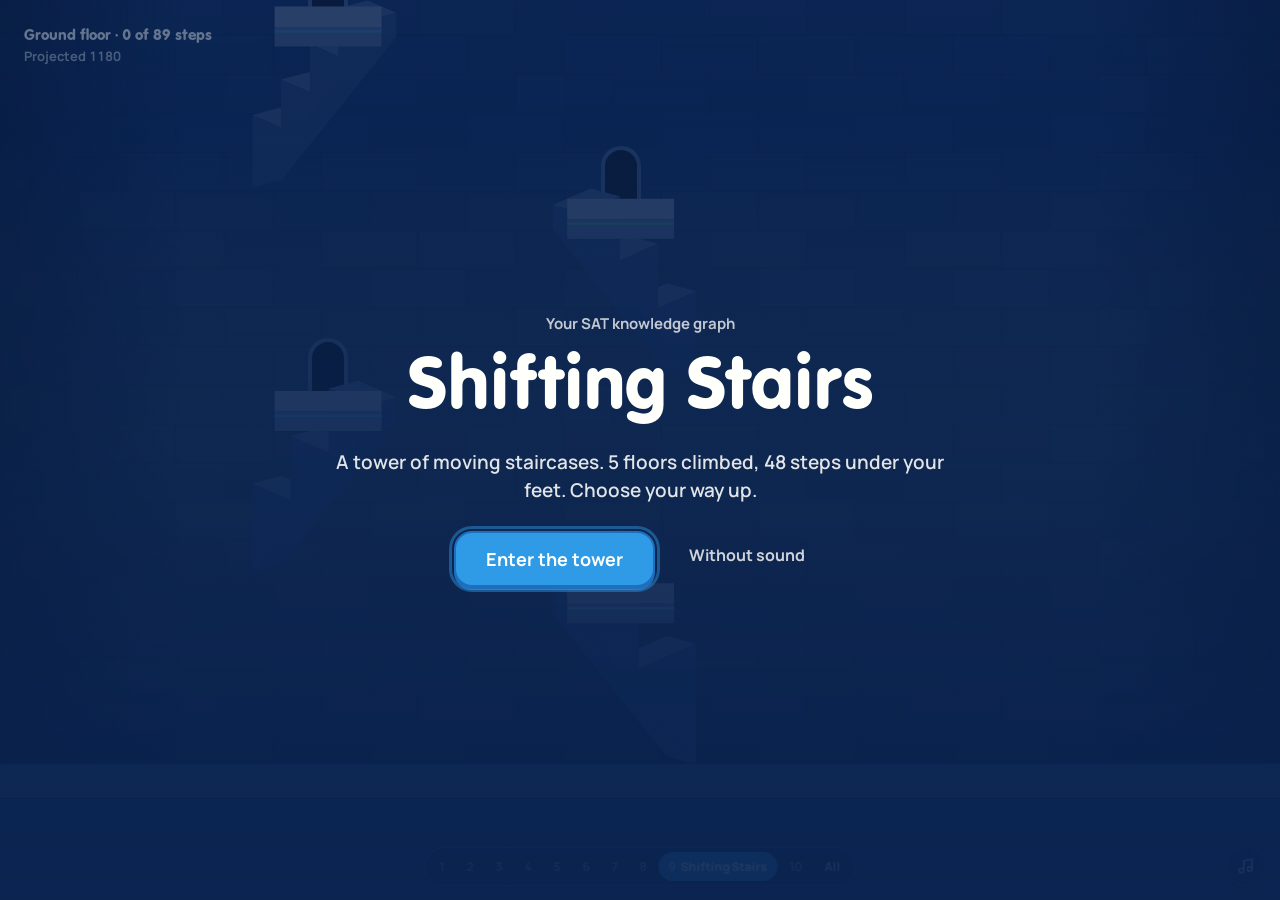
<file: shifting-stairs/index.html>
<!doctype html>
<html lang="en">
<head>
<meta charset="utf-8" />
<meta name="viewport" content="width=device-width, initial-scale=1, viewport-fit=cover" />
<title>Shifting Stairs</title>
<link rel="icon" href="data:," />
<link rel="stylesheet" href="../shared/dolphin.css" />
<style>
  html, body { overflow: hidden; background: #0A2759; }
  #scene { position: fixed; inset: 0; width: 100vw; height: 100vh; display: block; touch-action: none; }

  /* Type: 16 display, 13 small. Spacing: multiples of 8. */
  .hud { position: fixed; top: 24px; left: 24px; z-index: 20; pointer-events: none; color: var(--foam); }
  .hud .l1 { font: 16px/24px var(--font-head); font-variant-numeric: tabular-nums; white-space: nowrap; }
  .hud .l2 { font: 700 13px/16px var(--font-body); color: var(--cloud); font-variant-numeric: tabular-nums; }

  .tip {
    position: fixed; left: 0; top: 0; z-index: 25; pointer-events: none; max-width: 256px;
    background: var(--foam); color: var(--ink); border: 2px solid var(--mist); border-radius: 16px;
    box-shadow: 0 3px 0 rgba(0, 0, 0, 0.22); padding: 8px 16px 12px;
    opacity: 0; transition: opacity 100ms ease-out;
  }
  .tip.show { opacity: 1; }
  .tip .dom { display: flex; align-items: center; gap: 8px; font: 700 13px/16px var(--font-body); color: var(--muted); }
  .tip .dom i { width: 8px; height: 8px; border-radius: 50%; flex: none; }
  .tip .t { font-family: var(--font-head); font-size: 16px; line-height: 20px; margin: 4px 0; }
  .tip .m { font: 700 13px/16px var(--font-body); color: var(--muted); }

  .hint { position: fixed; left: 50%; bottom: 80px; transform: translate(-50%, 8px); z-index: 30; pointer-events: none; white-space: nowrap; text-shadow: 0 1px 2px rgba(3, 12, 32, 0.8);
    font: 700 13px/16px var(--font-body); color: var(--foam); opacity: 0; transition: opacity 400ms ease-out, transform 400ms cubic-bezier(.2,.8,.2,1); }
  .hint.show { opacity: 0.85; transform: translate(-50%, 0); }

  @media (max-width: 640px) {
    .hud { top: 16px; left: 16px; }
    .tip { max-width: 224px; }
    .hint { bottom: auto; top: 72px; left: 16px; transform: translate(0, -8px); }
    .hint.show { transform: none; }
  }
  @media (prefers-reduced-motion: reduce) { .tip, .hint { transition: none; } }
</style>
</head>
<body>
<canvas id="scene" role="img" aria-label="A tall stone tower of moving staircases. Each landing is an SAT topic and each step is a lesson. Your glowing marker stands on your landing; the stairs below are the route you climbed. Point at a landing above you to swing its staircase over, then click the glowing step."></canvas>

<header class="hud" aria-live="polite">
  <div class="l1" id="hudL1">Ground floor</div>
  <div class="l2" id="hudL2"></div>
</header>
<div class="tip" id="tip" role="tooltip"></div>
<div class="hint" id="hint" aria-live="polite"></div>

<script type="module">
// ─── Sound design (for sourcing audio; every event fires on the matching visual, never at random) ───
// Music: a hushed night inside a stone tower that slowly wakes up. Ground floor: low cello drone and a soft
//   heartbeat. Climbing: muted plucked strings and a steady pulse. Near the sunlit top: warm horns, timpani and
//   a broad string line. D minor, ~70 bpm at the bottom to ~118 at the top; score.setIntensity follows how high
//   the camera is looking, with short lifts when a staircase swings or a lesson is mastered.
// hover   : pointer reaches a step or a landing. A dry pebble tap on stone. Very short, no tail.
// select  : a landing is clicked/tapped (or the card opens). Firm stone clack with a faint bell overtone.
// back    : lesson card closed, or Esc back to your landing. The same clack, lower and softer.
// zoomIn  : the camera starts looking up the shaft. Rising tower draught, airy and close.
// zoomOut : the camera starts looking down your route. Falling draught, a little hollow and wide.
// start   : lesson begins (card). Rope tightening into a short drum roll: commitment, not celebration.
// complete: lesson mastered, its step turns solid. Deep stone thud with a bright bell on top.
// unlock  : a staircase becomes reachable (its frontier step lights, or a new floor's stairs arrive).
//           Rising shimmer of plucked strings with a soft chime. Hopeful.
// intro   : arrival on your landing at the end of the intro rise. Big hit: low boom, cymbal swell, horn chord.
// riser   : ~2.2 s build into that hit. Strings and air swelling upward with the camera.
// step    : two uses, same family. (1) A staircase starts to swing: short heavy stone grind that ends in a
//           soft clunk as it locks. (2) The marker's footstep landing on a step: light, solid, slightly varied.
//
// Shifting Stairs: a tower atrium. Each landing is a topic, each staircase is that topic's lesson ladder
// (one step per lesson, in rung order). Your route of finished topics climbs from the ground floor to your
// landing. Above you, one landing per domain holds that domain's next ladder; point at one and its staircase
// swings down to you. Finish a ladder and you walk up onto its landing: a new floor, and the stairs rearrange.
// QA params: ?skipgate=1  &t=<sec> (jump into the intro; 99 = settled)  &demo=hover|swing|complete|floor|top|route
//            &px=<0-1>&py=<0-1> (park a virtual pointer)  &aim=<domain index>  &notrans=1  &debug=1
import { createGraph, DOMAIN_HUES, clamp } from '../shared/graph.js';
import { mountChrome, params } from '../shared/chrome.js';
import { createLessonCard } from '../shared/lesson-card.js';

// ═══════════════════════ Utilities ═══════════════════════
const TAU = Math.PI * 2, DEG = Math.PI / 180;
const lerp = (a, b, t) => a + (b - a) * t;
const smooth = (e0, e1, x) => { const t = clamp((x - e0) / (e1 - e0), 0, 1); return t * t * (3 - 2 * t); };
const easeInOut = (u) => (u < 0.5 ? 4 * u * u * u : 1 - Math.pow(-2 * u + 2, 3) / 2);
const hex = (h) => { h = h.trim(); return [parseInt(h.slice(1, 3), 16), parseInt(h.slice(3, 5), 16), parseInt(h.slice(5, 7), 16)]; };
const mixc = (a, b, t) => [a[0] + (b[0] - a[0]) * t, a[1] + (b[1] - a[1]) * t, a[2] + (b[2] - a[2]) * t];
const rgba = (c, a = 1) => `rgba(${c[0] | 0},${c[1] | 0},${c[2] | 0},${a})`;
const reduceMotion = matchMedia('(prefers-reduced-motion: reduce)').matches;
let clockOffset = 0;
const clock = () => performance.now() + clockOffset;
if (params.has('notrans')) {
  const st = document.createElement('style'); st.textContent = '*, *::before, *::after { transition: none !important; animation: none !important; }'; document.head.append(st);
}

const css = getComputedStyle(document.documentElement);
const tok = (n) => hex(css.getPropertyValue('--' + n) || '#000000');
const C = {
  ink: tok('ink'), muted: tok('muted'), foam: tok('foam'), paper: tok('paper'), mist: tok('mist'), cloud: tok('cloud'),
  w1: tok('wave-1'), w2: tok('wave-2'), w3: tok('wave-3'), wShadow: tok('wave-shadow'),
  night: tok('night'), nightDeep: tok('night-deep'), nightInk: tok('night-ink'), sun: tok('sun'), sunShadow: tok('sun-shadow'),
};
const HUE = Object.fromEntries(Object.entries(DOMAIN_HUES).map(([k, v]) => [k, hex(v)]));
const BODY = '"Manrope", system-ui, sans-serif';

// Stone palette. Lit = reached/connected, dark = swung away or not reached yet. Sun = the one thing to click.
const WALL = mixc(C.nightDeep, C.nightInk, 0.45);
const darkStone = (k) => mixc(WALL, C.mist, k);
const PAL = {
  lit: { top: mixc(C.foam, C.sun, 0.06), front: mixc(C.mist, C.night, 0.13), edge: mixc(C.mist, C.night, 0.46) },
  sun: { top: C.sun, front: mixc(C.mist, C.night, 0.13), edge: mixc(C.mist, C.night, 0.46), band: mixc(C.sun, C.sunShadow, 0.5) },
  ghost: { top: darkStone(0.3), front: darkStone(0.17), edge: darkStone(0.08) },
  darkM: { top: darkStone(0.2), front: darkStone(0.12), edge: darkStone(0.05) },
  darkL: { top: darkStone(0.14), front: darkStone(0.08), edge: darkStone(0.03) },
  target: { top: darkStone(0.56), front: darkStone(0.34), edge: darkStone(0.18) },
  upperL: { top: darkStone(0.1), front: darkStone(0.05), edge: darkStone(0.03) },
};

// ═══════════════════════ Data ═══════════════════════
const graph = createGraph();
const isLeafGroup = (n) => n.children.length > 0 && n.children.every((c) => !c.children.length);
const ladders = graph.nodes.filter(isLeafGroup);                     // DFS order = scaffold order
const chains = new Map(graph.domains.map((d) => [d, ladders.filter((g) => g.domain === d)]));
const isDone = (g) => g.children.every((c) => c.state === 'mastered');
const hasFrontier = (g) => g.children.some((c) => c.state === 'frontier');
const doneAt = (g) => Math.max(...g.children.map((c) => (c.masteredAt ? +c.masteredAt : 0)));
const frontierOf = (g) => g.children.find((c) => c.state === 'frontier') || null;
const masteredIn = (g) => g.children.filter((c) => c.state === 'mastered').length;
const N = graph.leaves.length;
let stats = graph.stats();
let route = ladders.filter(isDone).sort((a, b) => doneAt(a) - doneAt(b)); // finished topics, in the order you reached them
const keyOf = (g) => (g ? 'g' + g.id : 'ground');
const shortDate = (d) => d.toLocaleDateString(undefined, { month: 'short', day: 'numeric' });

// ═══════════════════════ Chrome + card ═══════════════════════
const { score, caption } = mountChrome({
  id: 'shifting-stairs',
  eyebrow: 'Your SAT knowledge graph',
  title: 'Shifting Stairs',
  tagline: `A tower of moving staircases. ${route.length} floors climbed, ${stats.mastered} steps under your feet. Choose your way up.`,
  gateBackground: 'linear-gradient(180deg, rgba(10,35,79,0.62) 0%, rgba(10,35,79,0.9) 100%)',
  dark: true,
  beginLabel: 'Enter the tower',
  onBegin: () => startIntro(),
});
let cardOpen = false, closedAt = 0, cardLesson = null, dodge = 0, dodgePending = false;
const card = createLessonCard(graph, {
  score,
  caption: () => {}, // the tower says it; celebrate() adds one specific line instead
  onComplete: (evt) => celebrate(evt),
  onOpen: (n) => { cardOpen = true; cardLesson = n; dodgePending = true; hideTip(); hideHint(); },
  onClose: () => { cardOpen = false; cardLesson = null; dodge = 0; closedAt = clock(); score.sfx('back'); },
});

// ═══════════════════════ Canvas + world ═══════════════════════
// World: x right, y up. A slight look-down (TILT) shows the tops of slabs and treads.
const cv = document.getElementById('scene');
const ctx = cv.getContext('2d');
let VW = 0, VH = 0, DPR = 1, K = 1, OX = 0, OY = 0, portrait = false, phone = false, HOME = 0.66;
let LW = 132, UW = 104, LT = 24;
const LD = 74, SD = 46, TILT = 0.34, ARC = 380, ROUTE_L = 330, ROUTE_A = 46 * DEG;
const cam = { x: 0, y: 0, vx: 0, vy: 0 };
const SX = (x) => OX + (x - cam.x) * K;
const SY = (y) => OY - (y - cam.y) * K;

// Branch slots: [side, angle°] from your landing's tip; landscape fans wide, portrait stacks taller.
const SLOTS_L = { // [side, angle°, reach]
  1: [[1, 44, 1]], 2: [[-1, 42, 1], [1, 42, 1]], 3: [[-1, 40, 1], [1, 56, 0.95], [1, 28, 1.15]],
  4: [[-1, 28, 1.15], [-1, 54, 0.98], [1, 54, 0.98], [1, 28, 1.15]],
  5: [[-1, 28, 1.15], [-1, 52, 0.98], [1, 66, 1], [1, 40, 1], [1, 18, 1.2]],
};
// Portrait: explicit tip offsets [side, dx, dy] in world units.
const SLOTS_P = {
  1: [[1, 150, 260]], 2: [[-1, 150, 250], [1, 150, 250]], 3: [[-1, 160, 220], [1, 110, 420], [1, 200, 150]],
  4: [[-1, 225, 160], [-1, 140, 380], [1, 140, 380], [1, 225, 160]],
  5: [[-1, 225, 150], [-1, 150, 340], [1, 115, 520], [1, 180, 310], [1, 235, 115]],
};
function slotOffsets(m) {
  if (portrait) return (SLOTS_P[m] || SLOTS_P[5]).map(([s, dx, dy]) => [s, dx, dy]);
  return (SLOTS_L[m] || SLOTS_L[5]).map(([s, a, r]) => [s, ARC * r * Math.cos(a * DEG), ARC * r * Math.sin(a * DEG)]);
}

// ═══════════════════════ Landings + stairs ═══════════════════════
const landings = new Map(); // key → { key, g, x, y, vx, vy, tx, ty, w, role, lit, flash }
const stairs = new Map();   // ladder id → { g, upKey, loKey, role: route|branch, th (yaw), thv, thT, steps[], dockedAt }
let youKey = 'ground', branches = [], aimed = null, latched = null, topY = 2000, fanCx = 0;
const PARK = 128 * DEG; // swung away: turned back and outward, folded under its own landing

function landing(key, g) {
  let L = landings.get(key);
  if (!L) { L = { key, g, x: 0, y: 0, vx: 0, vy: 0, tx: 0, ty: 0, w: LW, tw: LW, role: 'upper', lit: 0, flash: 0, placed: false }; landings.set(key, L); }
  return L;
}
function stairFor(g) {
  let st = stairs.get(g.id);
  if (!st) {
    st = { g, upKey: keyOf(g), loKey: null, role: 'branch', th: PARK, thv: 0, thT: PARK, dockedAt: -1e9,
      steps: g.children.map(() => ({ lit: 0, flash: 0 })) };
    stairs.set(g.id, st);
  }
  return st;
}
const youL = () => landings.get(youKey);

// Your route: finished topics zig-zag down to the ground floor.
function placeRoute() {
  const n = route.length;
  let x = 0, y = 0, s = -1;
  const pts = [];
  for (let k = n; k >= 0; k--) { pts[k] = { x, y }; x += s * (LW + ROUTE_L * Math.cos(ROUTE_A)); y -= ROUTE_L * Math.sin(ROUTE_A); s = -s; }
  const base = pts[0].y;
  pts.forEach((p, k) => {
    const L = landing(k ? keyOf(route[k - 1]) : 'ground', k ? route[k - 1] : null);
    L.tx = L.x = p.x; L.ty = L.y = p.y - base; L.placed = true;
  });
}

function layout(snap = false) {
  for (const L of landings.values()) L.role = 'none';
  const ground = landing('ground', null); ground.role = 'ground'; ground.tw = LW;
  route.forEach((g, i) => { const L = landing(keyOf(g), g); L.role = 'route'; L.tw = LW; const st = stairFor(g); st.role = 'route'; st.loKey = i ? keyOf(route[i - 1]) : 'ground'; });
  youKey = route.length ? keyOf(route[route.length - 1]) : 'ground';
  const you = youL(); if (you.role === 'route') you.role = 'you';
  const paths = graph.domains.map((d) => chains.get(d).filter((g) => !isDone(g))).filter((p) => p.length);
  branches = paths.map((p) => p[0]);
  const slots = slotOffsets(branches.length);
  const UH = portrait ? 230 : 250;
  let maxY = you.ty, minX = you.tx - you.tw / 2, maxX = you.tx + you.tw / 2;
  paths.forEach((p, j) => {
    const [s, dx, dy] = slots[j];
    const g = p[0], L = landing(keyOf(g), g);
    L.role = 'branch'; L.tw = LW;
    L.tx = you.tx + s * (you.tw / 2 + dx + L.tw / 2); L.ty = you.ty + dy;
    minX = Math.min(minX, L.tx - L.tw / 2); maxX = Math.max(maxX, L.tx + L.tw / 2); maxY = Math.max(maxY, L.ty);
    const st = stairFor(g); st.role = 'branch'; st.loKey = youKey;
    // The rest of this domain's ladders wait higher up the same column: out of reach for now.
    p.slice(1).forEach((u, k) => {
      const U = landing(keyOf(u), u);
      U.role = k < 3 ? 'upper' : 'none'; U.tw = UW;
      U.tx = L.tx; U.ty = L.ty + (k + 1) * UH;       // tidy columns: each path keeps climbing above its landing
      if (k < 3) maxY = Math.max(maxY, U.ty);
    });
  });
  fanCx = (minX + maxX) / 2;
  topY = maxY + (portrait ? 380 : 420);
  for (const L of landings.values()) {
    if (!L.placed || snap) { L.x = L.tx; L.y = L.ty; L.w = L.tw; L.vx = L.vy = 0; L.placed = true; }
  }
  if (aimed && !branches.includes(aimed)) aimed = null;
  if (latched && !branches.includes(latched)) latched = null;
}

// Geometry of a staircase in its docked pose: lower end A on the landing below, pivot B on its own landing.
// One step per lesson; the top step sits flush with the landing, so finishing the last lesson walks you onto it.
// A staircase swings by turning (yaw) about a vertical axis through its pivot: parked, it is turned away into
// the depth of the tower; docked, it lies across the shaft.
function stairGeom(st) {
  const up = landings.get(st.upKey);
  if (!up) return null;
  const lo = landings.get(st.loKey);
  if (!lo) return null;
  const s = up.tx >= lo.tx ? 1 : -1;
  const A = { x: lo.x + s * lo.w / 2, y: lo.y }, B = { x: up.x - s * up.w / 2, y: up.y };
  const park = -s * PARK;
  const n = st.g.children.length;
  const run = (B.x - A.x) / n, rise = (B.y - A.y) / n;
  return { A, B, n, run, rise, park, zc: LD / 2 };
}
const parkYaw = (st) => stairGeom(st)?.park ?? PARK;

// ═══════════════════════ Sprites (cached once) ═══════════════════════
function radialSprite(col, a0, size = 128) {
  const c = document.createElement('canvas'); c.width = c.height = size;
  const g = c.getContext('2d'), r = size / 2;
  const gr = g.createRadialGradient(r, r, 0, r, r, r);
  gr.addColorStop(0, rgba(col, a0)); gr.addColorStop(0.45, rgba(col, a0 * 0.45)); gr.addColorStop(1, rgba(col, 0));
  g.fillStyle = gr; g.fillRect(0, 0, size, size);
  return c;
}
const GLOW = radialSprite(C.sun, 0.55);
const HALO = radialSprite(mixc(C.sun, C.foam, 0.3), 0.6);
const SHADE = (() => { // soft contact shadow under a slab on the wall
  const c = document.createElement('canvas'); c.width = 8; c.height = 32;
  const g = c.getContext('2d'), gr = g.createLinearGradient(0, 0, 0, 32);
  gr.addColorStop(0, 'rgba(3,12,32,0.55)'); gr.addColorStop(1, 'rgba(3,12,32,0)');
  g.fillStyle = gr; g.fillRect(0, 0, 8, 32); return c;
})();

// Masonry tile for the back wall, re-rendered when the scale changes.
let wallPattern = null, wallTileW = 1, wallTileH = 1, sideShade = null;
function buildWall() {
  const BW = 120, BH = 48, cols = 6, rows = 6;
  const pw = Math.max(1, Math.round(BW * cols * K * DPR)), ph = Math.max(1, Math.round(BH * rows * K * DPR));
  const c = document.createElement('canvas'); c.width = pw; c.height = ph;
  const g = c.getContext('2d');
  g.fillStyle = rgba(WALL); g.fillRect(0, 0, pw, ph);
  const r = rng(99);
  const bw = pw / cols, bh = ph / rows;
  for (let j = 0; j < rows; j++) {
    for (let i = -1; i <= cols; i++) {
      const x = (i + (j % 2) * 0.5) * bw, y = j * bh;
      const v = r();
      g.fillStyle = v < 0.5 ? `rgba(255,255,252,${(0.004 + v * 0.014).toFixed(3)})` : `rgba(3,12,32,${((v - 0.5) * 0.07).toFixed(3)})`;
      g.fillRect(x + 1, y + 1, bw - 2, bh - 2);
    }
  }
  g.fillStyle = 'rgba(3,12,32,0.2)';
  for (let j = 0; j < rows; j++) {
    g.fillRect(0, Math.round(j * bh), pw, Math.max(1, Math.round(DPR)));
    for (let i = 0; i <= cols; i++) g.fillRect(Math.round((i + (j % 2) * 0.5) * bw), Math.round(j * bh), Math.max(1, Math.round(DPR)), Math.round(bh));
  }
  wallPattern = ctx.createPattern(c, 'repeat'); wallTileW = pw; wallTileH = ph;
  // The shaft's side walls fall into shadow.
  const s = document.createElement('canvas'); s.width = Math.max(1, Math.round(VW * DPR)); s.height = 4;
  const sg = s.getContext('2d'), gr = sg.createLinearGradient(0, 0, s.width, 0);
  gr.addColorStop(0, 'rgba(3,12,32,0.55)'); gr.addColorStop(0.14, 'rgba(3,12,32,0)'); gr.addColorStop(0.86, 'rgba(3,12,32,0)'); gr.addColorStop(1, 'rgba(3,12,32,0.55)');
  sg.fillStyle = gr; sg.fillRect(0, 0, s.width, 4); sideShade = s;
}
function rng(a) { return () => { a |= 0; a = (a + 0x6D2B79F5) | 0; let t = Math.imul(a ^ (a >>> 15), 1 | a); t = (t + Math.imul(t ^ (t >>> 7), 61 | t)) ^ t; return ((t ^ (t >>> 14)) >>> 0) / 4294967296; }; }

// ═══════════════════════ Resize ═══════════════════════
let zonesCache = null;
function resize() {
  VW = innerWidth; VH = innerHeight; DPR = Math.min(2, devicePixelRatio || 1);
  cv.width = Math.round(VW * DPR); cv.height = Math.round(VH * DPR);
  OX = VW / 2; OY = VH / 2;
  const wasPortrait = portrait;
  portrait = VW / VH < 0.8; phone = VW < 640;
  LW = portrait ? 112 : 132; UW = portrait ? 72 : 84; LT = portrait ? 22 : 24;
  // Fit the fan (your landing + the branch landings and their labels) with room for the route and the chrome.
  const offs = slotOffsets(5);
  let minX = -LW / 2, maxX = LW / 2, maxY = 0;
  for (const [s, dx, dy] of offs) { const cx = s * (LW / 2 + dx + LW / 2); minX = Math.min(minX, cx - LW / 2 - 40); maxX = Math.max(maxX, cx + LW / 2 + 40); maxY = Math.max(maxY, dy); }
  const span = maxX - minX, height = maxY + 64;
  K = clamp(Math.min((VW - (phone ? 16 : 128)) / span, (VH * (portrait ? 0.42 : 0.37)) / height), 0.3, 1.1);
  HOME = portrait ? 0.7 : 0.7;
  buildWall();
  zonesCache = null;
  if (landings.size) { if (wasPortrait !== portrait) { placeRoute(); layout(true); } else layout(true); }
}
addEventListener('resize', () => { resize(); snapCamera(); });

// ═══════════════════════ Camera ═══════════════════════
// Home frames your landing low-centre with the branches above. The pointer's height looks up or down the
// shaft (dead zone in the middle so aiming never moves the view). Critically damped, ~0.3 s.
const look = { off: 0, manual: 0, suppress: false, sx: 0, sy: 0 };
const groundCamY = () => (VH - 104 - OY) / K;                 // ground floor near the bottom edge
const topCamY = () => topY - (OY - 128 - 112 * K) / K;          // goal window fully in view below the top edge
const homeCamY = () => youL().y + (HOME * VH - OY) / K;
const homeCamX = () => fanCx;
function snapCamera() { cam.x = homeCamX(); cam.y = clamp(homeCamY(), groundCamY(), topCamY()); cam.vx = cam.vy = 0; }
function springCam(dt, tx, ty, wx, wy) {
  const steps = Math.max(1, Math.ceil(dt * 240)), h = dt / steps;
  for (let i = 0; i < steps; i++) {
    cam.vx += (wx * wx * (tx - cam.x) - 2 * wx * cam.vx) * h; cam.x += cam.vx * h;
    cam.vy += (wy * wy * (ty - cam.y) - 2 * wy * cam.vy) * h; cam.y += cam.vy * h;
  }
}
function lookOffset() {
  const up = Math.max(0, topCamY() - homeCamY()), down = Math.max(0, homeCamY() - groundCamY());
  if (!pointer.usable || look.suppress) return 0;
  const u = pointer.y / VH;
  const TOP = 0.22, BOT = phone ? 0.86 : 0.87;
  if (u < TOP) return up * Math.pow(smooth(0, 1, (TOP - u) / (TOP - 0.02)), 1.35);
  if (u > BOT) return -down * Math.pow(smooth(0, 1, (u - BOT) / (0.985 - BOT)), 1.35);
  return 0;
}

// ═══════════════════════ Pointer ═══════════════════════
const pointer = { x: 0, y: 0, in: false, usable: false, overUI: false, type: 'mouse', lastMove: 0, down: false, dragging: false, sx: 0, sy: 0, ly: 0, speed: 0 };
let hovered = null, lastHoverKey = '', forcedHover = null, lastHoverSfx = 0;
document.addEventListener('pointermove', (e) => { pointer.overUI = e.target !== cv; }, { capture: true });
cv.addEventListener('pointermove', (e) => {
  const now = clock();
  pointer.type = e.pointerType;
  if (pointer.down) {
    if (Math.hypot(e.clientX - pointer.sx, e.clientY - pointer.sy) > 8) pointer.dragging = true;
    if (pointer.dragging && phase === 'live') { look.manual += (e.clientY - pointer.ly) / K; clampManual(); }
    pointer.ly = e.clientY;
  }
  const d = Math.hypot(e.clientX - pointer.x, e.clientY - pointer.y), mdt = Math.max(1, now - pointer.lastMove);
  pointer.speed = pointer.speed * 0.6 + Math.min(4, d / mdt) * 0.4; // px/ms, smoothed
  pointer.x = e.clientX; pointer.y = e.clientY; pointer.in = true; pointer.lastMove = now;
  pointer.usable = e.pointerType !== 'touch' && !pointer.down;
  if (look.suppress && Math.hypot(pointer.x - look.sx, pointer.y - look.sy) > 48) look.suppress = false;
  if (hintState === 'showing' && now - hintAt > 600) hideHint();
});
cv.addEventListener('pointerleave', () => { pointer.in = false; pointer.usable = false; });
document.addEventListener('mouseout', (e) => { if (!e.relatedTarget) { pointer.in = false; pointer.usable = false; } });
cv.addEventListener('pointerdown', (e) => {
  pointer.down = true; pointer.dragging = false; pointer.sx = e.clientX; pointer.sy = pointer.ly = e.clientY;
  pointer.x = e.clientX; pointer.y = e.clientY; pointer.type = e.pointerType;
  if (e.pointerType === 'touch') { pointer.usable = false; cv.setPointerCapture?.(e.pointerId); }
});
cv.addEventListener('pointerup', (e) => {
  const wasDrag = pointer.dragging;
  pointer.down = false; pointer.dragging = false;
  pointer.usable = e.pointerType !== 'touch';
  if (wasDrag || phase !== 'live') return;
  const h = hitTest(e.clientX, e.clientY, e.pointerType === 'touch' ? 32 : 24);
  if (!h) { if (cardOpen) card.close(); return; }
  if (hintState === 'showing') hideHint();
  if (h.type === 'step') { card.open(h.lesson); return; }               // the card plays 'select'
  const L = h.landing;
  if (L.role === 'branch') {
    if (aimed !== L.g) { if (hasFrontier(L.g)) { setAim(L.g); score.sfx('select'); } }
    else if (frontierOf(L.g)) card.open(frontierOf(L.g));
  } else if (L.role === 'you' && aimed && frontierOf(aimed)) card.open(frontierOf(aimed));
});
cv.addEventListener('wheel', (e) => {
  e.preventDefault();
  if (phase !== 'live' || cardOpen) return;
  const d = e.deltaMode === 1 ? e.deltaY * 16 : e.deltaY;
  look.manual -= d / K * 0.9; clampManual();
}, { passive: false });
function clampManual() {
  const up = Math.max(0, topCamY() - homeCamY()), down = Math.max(0, homeCamY() - groundCamY());
  look.manual = clamp(look.manual, -down, up);
}
addEventListener('keydown', (e) => {
  if (phase !== 'live' || e.metaKey || e.ctrlKey) return;
  if (e.key === 'Escape') {
    // The card closes itself first; a second Esc brings the camera home.
    if (cardOpen || clock() - closedAt < 80) return;
    hideTip();
    const away = Math.abs(cam.y - homeCamY()) > 60 / K || Math.abs(look.manual) > 1;
    look.manual = 0; look.suppress = true; look.sx = pointer.x; look.sy = pointer.y;
    if (away) score.sfx('back');
    return;
  }
  if (e.key === 'ArrowLeft' || e.key === 'ArrowRight') {
    const open = branches.filter(hasFrontier); if (!open.length) return;
    const i = Math.max(0, open.indexOf(aimed)), j = clamp(i + (e.key === 'ArrowRight' ? 1 : -1), 0, open.length - 1);
    setAim(open[j]);
  } else if (e.key === 'ArrowUp') { look.manual += 220; clampManual(); }
  else if (e.key === 'ArrowDown') { look.manual -= 220; clampManual(); }
  else if ((e.key === 'Enter' || e.key === ' ') && document.activeElement === document.body && !cardOpen) { if (aimed && frontierOf(aimed)) card.open(frontierOf(aimed)); }
  else return;
  e.preventDefault();
});

// ═══════════════════════ Hit testing ═══════════════════════
const hits = [];   // rebuilt every frame in draw order: { type, poly | rect, lesson?, stair?, landing? }
function pip(poly, x, y) {
  let inside = false;
  for (let i = 0, j = poly.length - 2; i < poly.length; j = i, i += 2) {
    const xi = poly[i], yi = poly[i + 1], xj = poly[j], yj = poly[j + 1];
    if ((yi > y) !== (yj > y) && x < ((xj - xi) * (y - yi)) / (yj - yi) + xi) inside = !inside;
  }
  return inside;
}
function edgeDist(poly, x, y) {
  let bd = Infinity;
  for (let k = 0, j = poly.length - 2; k < poly.length; j = k, k += 2) {
    const ax = poly[j], ay = poly[j + 1], vx = poly[k] - ax, vy = poly[k + 1] - ay, l2 = vx * vx + vy * vy || 1;
    const u = clamp(((x - ax) * vx + (y - ay) * vy) / l2, 0, 1);
    bd = Math.min(bd, Math.hypot(x - (ax + vx * u), y - (ay + vy * u)));
  }
  return bd;
}
function hitTest(x, y, slop = 0) {
  for (let i = hits.length - 1; i >= 0; i--) if (pip(hits[i].poly, x, y)) return hits[i];
  if (!slop) return null;
  let best = null, bd = slop;
  for (let i = hits.length - 1; i >= 0; i--) { const d = edgeDist(hits[i].poly, x, y); if (d < bd) { bd = d; best = hits[i]; } }
  return best;
}
const hitKey = (h) => (h ? (h.type === 'step' ? 's' + h.lesson.id : 'l' + h.landing.key) : '');

// ═══════════════════════ Aiming ═══════════════════════
let lastSwingSfx = 0;
function setAim(g, silent = false) {
  if (g === aimed) return;
  aimed = g;
  const now = clock();
  if (!silent && now - lastSwingSfx > 140) { score.sfx('step'); lastSwingSfx = now; }
  if (!silent) bumpIntensity(0.08);
}
function branchDist(g, x, y) {
  const L = landings.get(keyOf(g)), you = youL();
  const x0 = SX(L.x - L.w / 2) - 8, x1 = SX(L.x + L.w / 2) + 8, y0 = SY(L.y) - LD * TILT * K - 30, y1 = SY(L.y - LT) + 8;
  const dx = Math.max(x0 - x, 0, x - x1), dy = Math.max(y0 - y, 0, y - y1);
  let d = Math.hypot(dx, dy);
  // Also measure to the docked path from your landing up to it, so pointing "toward" it counts.
  const s = L.tx >= you.tx ? 1 : -1;
  const ax = SX(you.x + s * you.w / 2), ay = SY(you.y), bx = SX(L.x - s * L.w / 2), by = SY(L.y);
  const px = lerp(ax, bx, 0.35), py = lerp(ay, by, 0.35), vx = bx - px, vy = by - py, l2 = vx * vx + vy * vy || 1;
  const u = clamp(((x - px) * vx + (y - py) * vy) / l2, 0, 1);
  return Math.min(d, Math.hypot(x - (px + vx * u), y - (py + vy * u)) + 10);
}
function updateAim() {
  if (phase !== 'live' || cardOpen || !pointer.usable || pointer.overUI || !pointer.in || walk) return;
  if (hovered?.type === 'step') return;                               // over a step: hold still
  if (hovered?.type === 'landing' && hovered.landing.role === 'branch') { if (hasFrontier(hovered.landing.g)) setAim(hovered.landing.g); return; }
  const you = youL();
  if (pointer.y > SY(you.y) - 4) return;                              // below your landing: keep the last choice
  if (clock() - pointer.lastMove > 600) return;                       // the view moved, not the pointer
  let best = null, bd = Infinity, cur = Infinity;
  for (const g of branches) {
    if (!hasFrontier(g)) continue;                                    // locked branches stay swung away
    const d = branchDist(g, pointer.x, pointer.y);
    if (d < bd) { bd = d; best = g; }
    if (g === aimed) cur = d;
  }
  // Pointing near a branch swings it over after a short dwell, so sweeping across the screen never swings
  // every staircase on the way; pointing right at its landing (above) is instant.
  const now = clock();
  const settled = pointer.speed < 0.7 || now - pointer.lastMove > 60;
  if (best && best !== aimed && (bd < cur - 28 || bd < 14)) {
    if (aimCand !== best || !settled) { aimCand = best; aimCandAt = now; }
    else if (now - aimCandAt > 110) setAim(best);
  } else aimCand = null;
}
let aimCand = null, aimCandAt = 0;

// ═══════════════════════ Intensity ═══════════════════════
let bump = 0, lastIntensity = -1;
function bumpIntensity(v) { bump = Math.min(0.35, bump + v); }
function liveIntensity() {
  const g = groundCamY(), t = topCamY();
  const f = clamp((cam.y - g) / Math.max(1, t - g), 0, 1);
  return clamp(0.26 + 0.5 * f + bump, 0, 1);
}

// ═══════════════════════ Intro ═══════════════════════
let phase = 'pre';
const intro = { start: 0, fired: new Set(), silentUntil: 0, lastFoot: 0 };
const qT = parseFloat(params.get('t'));
const demo = params.get('demo');
const STEP_T = 0.78, T0 = 0.6;
const T_ARRIVE = () => T0 + route.length * STEP_T + 0.25;
const skipTo = Number.isFinite(qT) ? qT : (demo ? 99 : (reduceMotion ? 99 : 0));
function startIntro() {
  phase = 'intro';
  intro.start = clock() - skipTo * 1000;
  intro.silentUntil = skipTo;
  score.setIntensity(0.12, 0.5);
}
function once(key, T, at, fn) {
  if (T < at || intro.fired.has(key)) return;
  intro.fired.add(key);
  fn(T - at > 0.25 || at < intro.silentUntil);
}
function updateIntro(T, now) {
  const n = route.length, TA = T_ARRIVE();
  // Route stairs swing into place one after another, lighting as the marker climbs them.
  route.forEach((g, k) => {
    const st = stairs.get(g.id), at = T0 + k * STEP_T;
    once('dock' + k, T, at, (silent) => {
      st.thT = 0; st.dockedAt = now;
      if (silent) { st.th = 0; st.thv = 0; st.steps.forEach((s) => (s.lit = 1)); }
      else score.sfx('step');
    });
  });
  // Marker rides up the route: position along it as a fraction of total steps.
  const climb = clamp((T - T0 - 0.35) / Math.max(0.1, n * STEP_T), 0, 1);
  introClimb = climb;
  const total = route.reduce((a, g) => a + g.children.length + 1, 0);
  const pos = climb * total;
  const fi = Math.floor(pos);
  if (fi > introLastStep && T < TA && T >= intro.silentUntil) {
    if (now - intro.lastFoot > 110) { score.sfx('step'); intro.lastFoot = now; }
  }
  introLastStep = Math.max(introLastStep, fi);
  // Light each landing as the marker reaches it.
  let acc = 0;
  route.forEach((g) => { acc += g.children.length + 1; if (pos >= acc - 0.5) landing(keyOf(g), g).lit = Math.max(landing(keyOf(g), g).lit, 0.001); });
  once('riser', T, TA - 2.2, (silent) => { if (!silent) score.sfx('riser'); });
  if (!intro.fired.has('arrive')) score.setIntensity(0.12 + 0.72 * smooth(T0, TA, T), 0.6);
  once('arrive', T, TA, (silent) => {
    if (!silent) { score.sfx('intro'); score.setIntensity(0.95, 0.25); caption(`Floor ${n}. ${stats.mastered} steps, all yours.`, 3600); }
    markerPop = silent ? 1 : 0;
  });
  once('branch', T, TA + 0.45, (silent) => {
    const first = defaultAim();
    if (first) setAim(first, true);
    if (!silent) score.sfx('step');
  });
  once('live', T, TA + 1.25, (silent) => {
    phase = 'live';
    if (silent) { for (const st of stairs.values()) { settleStair(st); } snapCamera(); markerPop = 1; }
    score.setIntensity(liveIntensity(), silent ? 0.2 : 3);
    const quiet = silent && reduceMotion && !Number.isFinite(qT) && !demo;
    if (quiet) caption(`Floor ${n}. ${stats.mastered} steps, all yours.`, 3200);
    setTimeout(showHint, quiet ? 3400 : silent ? 400 : 2600);
    runDemo();
  });
  // Camera: from the ground floor up the route, arriving at your landing.
  const e = easeInOut(clamp((T - 0.15) / (TA - 0.15), 0, 1));
  const mp = markerWorld(now);
  introCam.y = lerp(groundCamY(), homeCamY(), e);
  introCam.x = lerp(mp ? mp.x : homeCamX(), homeCamX(), smooth(0.6, 1, e));
  setStatus(Math.min(n, Math.floor(climb * n + 0.02)), Math.round(stats.mastered * climb));
}
let introClimb = 0, introLastStep = -1, markerPop = 0;
const introCam = { x: 0, y: 0 };
function defaultAim() {
  // The next lesson in your story (graph.journey order) picks the default branch.
  const next = graph.journey().find((l) => l.state === 'frontier');
  const g = next && branches.includes(next.parent) ? next.parent : branches.find(hasFrontier);
  return g && hasFrontier(g) ? g : null;
}
function settleStair(st) {
  const docked = st.role === 'route' || (st.role === 'branch' && (st.g === aimed || st.g === latched));
  st.thT = st.th = docked ? 0 : parkYaw(st); st.thv = 0; st.dockedAt = docked ? -1e9 + 1 : -1e9;
  st.steps.forEach((s) => (s.lit = docked ? 1 : 0));
}

// One hint, once.
const hintEl = document.getElementById('hint');
let hintState = 'unseen', hintAt = 0;
function showHint() {
  if (hintState !== 'unseen' || cardOpen) return;
  hintState = 'showing'; hintAt = clock();
  hintEl.textContent = phone ? 'Tap a landing to swing its stairs to you.' : 'Point at a landing to swing its stairs to you.';
  hintEl.classList.add('show');
  setTimeout(hideHint, 5200);
}
function hideHint() { if (hintState !== 'showing') return; hintState = 'done'; hintEl.classList.remove('show'); }

// ═══════════════════════ HUD ═══════════════════════
const hudL1 = document.getElementById('hudL1'), hudL2 = document.getElementById('hudL2');
let hudKey = '';
function setStatus(floor, steps) {
  const k = floor + '|' + steps + '|' + stats.score;
  if (k === hudKey) return; hudKey = k;
  hudL1.textContent = `${floor ? 'Floor ' + floor : 'Ground floor'} · ${steps} of ${N} steps`;
  hudL2.textContent = `Projected ${stats.score}`;
}

// ═══════════════════════ Marker + walking ═══════════════════════
// The marker stands on your landing, or on the step it last climbed while that staircase is connected.
const marker = { at: { kind: 'landing', key: 'ground' } };
let walk = null; // { path: [waypoints], t0, hop, done }
function wpWorld(w) {
  if (w.kind === 'landing') { const L = landings.get(w.key); return L ? { x: L.x, y: L.y, z: LD * 0.45 } : null; }
  const st = stairs.get(w.st); if (!st) return null;
  const G = stairGeom(st); if (!G) return null;
  const x = G.A.x + (w.i + 0.5) * G.run, y = G.A.y + (w.i + 1) * G.rise, dx = x - G.B.x;
  return { x: G.B.x + dx * Math.cos(st.th), y, z: G.zc + dx * Math.sin(st.th) };
}
function markerWorld(now) {
  if (phase === 'intro' && !intro.fired.has('arrive')) {
    // Ride up the route during the intro.
    const total = route.reduce((a, g) => a + g.children.length + 1, 0);
    let pos = introClimb * total;
    let from = { kind: 'landing', key: 'ground' };
    for (const g of route) {
      const span = g.children.length + 1;
      if (pos <= span) {
        const i = Math.floor(pos), f = pos - i;
        const seq = [from, ...g.children.map((_, j) => ({ kind: 'step', st: g.id, i: j })), { kind: 'landing', key: keyOf(g) }];
        const a = wpWorld(seq[Math.min(i, seq.length - 1)]), b = wpWorld(seq[Math.min(i + 1, seq.length - 1)]);
        if (!a || !b) return null;
        const e = easeInOut(f);
        return { x: lerp(a.x, b.x, e), y: lerp(a.y, b.y, e) + Math.sin(Math.PI * f) * 18, z: lerp(a.z, b.z, e) };
      }
      pos -= span; from = { kind: 'landing', key: keyOf(g) };
    }
    return wpWorld({ kind: 'landing', key: youKey });
  }
  if (walk) {
    const u = Math.max(0, (now - walk.t0) / walk.hop), i = Math.floor(u), f = u - i;
    if (i >= walk.path.length - 1) return wpWorld(walk.path[walk.path.length - 1]);
    const a = wpWorld(walk.path[i]), b = wpWorld(walk.path[i + 1]);
    if (!a || !b) return wpWorld(marker.at);
    const e = easeInOut(f);
    return { x: lerp(a.x, b.x, e), y: lerp(a.y, b.y, e) + Math.sin(Math.PI * f) * 22, z: lerp(a.z, b.z, e) };
  }
  return wpWorld(marker.at);
}
function startWalk(path, onDone, delay = 0) {
  walk = { path, t0: clock() + delay, hop: reduceMotion ? 1 : 300, onDone, lastI: 0 };
}
function tickWalk(now) {
  if (!walk) return;
  const u = (now - walk.t0) / walk.hop, i = Math.floor(u);
  if (i > walk.lastI && i <= walk.path.length - 1) { walk.lastI = i; score.sfx('step'); }
  if (i >= walk.path.length - 1) {
    marker.at = walk.path[walk.path.length - 1];
    const fn = walk.onDone; walk = null; fn?.();
  }
}

// ═══════════════════════ Completion ═══════════════════════
let pendingUnlock = null;
function celebrate(evt) {
  const L = evt.lesson, g = L.parent, prevScore = stats.score;
  stats = evt.stats;
  const st = stairs.get(g.id);
  const idx = g.children.indexOf(L);
  if (st) { st.steps[idx].flash = 1; }
  bumpIntensity(0.3); score.setIntensity(1, 0.2);
  const done = isDone(g);
  const inBranch = branches.includes(g);
  if (inBranch && aimed !== g) setAim(g, true);
  // Walk from where the marker is to the step just climbed (stepping off another staircase first).
  const path = [marker.at];
  const at = marker.at;
  if (at.kind === 'step' && at.st !== g.id) {
    for (let j = at.i - 1; j >= 0; j--) path.push({ kind: 'step', st: at.st, i: j });
    path.push({ kind: 'landing', key: youKey });
  }
  const startI = at.kind === 'step' && at.st === g.id ? at.i + 1 : 0;
  for (let j = startI; j <= idx; j++) path.push({ kind: 'step', st: g.id, i: j });
  if (done) path.push({ kind: 'landing', key: keyOf(g) });
  const line = done ? `Floor ${route.length + 1}. ${g.label}, done.` : (stats.score > prevScore ? `${L.label}, done. Projected ${stats.score}.` : `${L.label}, done.`);
  if (!inBranch) { setStatus(route.length, stats.mastered); caption(line, 3000); return; }
  latched = g;
  startWalk(path, () => {
    if (done) floorUp(g, evt);
    else {
      setStatus(route.length, stats.mastered);
      if (evt.unlocked.length) queueUnlock(evt.unlocked);
    }
  }, 380);
  caption(line, 3200);
  setTimeout(() => { bump = Math.max(0, bump - 0.2); }, 2200);
}
function floorUp(g, evt) {
  route.push(g);
  latched = null;
  const prevBranches = new Set(branches);
  layout();
  marker.at = { kind: 'landing', key: youKey };
  setStatus(route.length, stats.mastered);
  // The stairs rearrange around your new landing; the next ladder in this domain swings in first.
  const next = branches.find((b) => b.domain === g.domain && hasFrontier(b)) || defaultAim();
  setTimeout(() => { if (next) setAim(next); }, reduceMotion ? 0 : 650);
  const fresh = branches.filter((b) => !prevBranches.has(b));
  queueUnlock([...evt.unlocked, ...fresh.map(frontierOf).filter(Boolean)], 1100);
}
function queueUnlock(lessons, delay = 250) {
  const keys = new Set(lessons.map((l) => keyOf(l.parent)));
  pendingUnlock = { at: clock() + (reduceMotion ? 0 : delay), keys };
}

// ═══════════════════════ Tooltip ═══════════════════════
const tip = document.getElementById('tip');
let tipFor = '';
let tipRect = null;
function hideTip() { tip.classList.remove('show'); tipFor = ''; tipRect = null; }
function tipHTML(h) {
  if (h.type === 'step') {
    const l = h.lesson, hue = DOMAIN_HUES[l.domain.label];
    let meta;
    if (l.state === 'mastered') meta = l.masteredAt ? `Mastered ${shortDate(l.masteredAt)}` : 'Mastered';
    else if (l.state === 'frontier') meta = l.progress > 0 ? `${Math.round(l.progress * 100)}% done. Click to continue.` : 'Ready. Click to start.';
    else meta = graph.blockerText(l);
    return `<div class="dom"><i style="background:${hue}"></i>${esc(l.parent.label)}</div><div class="t">${esc(l.label)}</div><div class="m">${esc(meta)}</div>`;
  }
  const L = h.landing, g = L.g;
  if (!g) return `<div class="dom"><i style="background:var(--sun)"></i>Day 1</div><div class="t">Ground floor</div><div class="m">Where your climb began.</div>`;
  const hue = DOMAIN_HUES[g.domain.label], m = masteredIn(g), n = g.children.length;
  const where = g.depth > 2 ? `${g.domain.label} · ${g.parent.label}` : g.domain.label;
  let meta;
  if (L.role === 'route' || L.role === 'you') meta = `${n} of ${n} steps · reached ${shortDate(new Date(doneAt(g)))}`;
  else if (L.role === 'branch') meta = hasFrontier(g) ? `${m} of ${n} steps · ${aimed === g ? 'click to continue' : 'point here to bring it over'}` : graph.blockerText(g.children[0]);
  else {
    const prev = chains.get(g.domain).filter((x) => !isDone(x)), i = prev.indexOf(g);
    meta = hasFrontier(g) || m > 0 ? `${m} of ${n} steps · reach it from “${prev[i - 1]?.label}”` : graph.blockerText(g.children[0]);
  }
  return `<div class="dom"><i style="background:${hue}"></i>${esc(where)}</div><div class="t">${esc(g.label)}</div><div class="m">${esc(meta)}</div>`;
}
const esc = (s) => String(s).replace(/[&<>"]/g, (c) => ({ '&': '&amp;', '<': '&lt;', '>': '&gt;', '"': '&quot;' }[c]));
function showTip(h) {
  const key = hitKey(h) + '|' + (h.type === 'step' ? h.lesson.state : h.landing.role + (aimed === h.landing.g));
  if (tipFor !== key) { tipFor = key; tip.innerHTML = tipHTML(h); }
  let x0 = Infinity, x1 = -Infinity, y0 = Infinity, y1 = -Infinity;
  for (let i = 0; i < h.poly.length; i += 2) { x0 = Math.min(x0, h.poly[i]); x1 = Math.max(x1, h.poly[i]); y0 = Math.min(y0, h.poly[i + 1]); y1 = Math.max(y1, h.poly[i + 1]); }
  if (h.type === 'landing' && h.landing.role === 'branch') y0 -= 24; // clear its name label
  const w = tip.offsetWidth, ht = tip.offsetHeight;
  const p = placeBox(w, ht, (x0 + x1) / 2, y0, y1);
  tip.style.transform = `translate(${Math.round(p.x)}px, ${Math.round(p.y)}px)`;
  tipRect = { x: p.x - 4, y: p.y - 4, w: w + 8, h: ht + 8 };
  tip.classList.add('show');
}
// Keep-out zones for overlays and canvas labels: the status, the dock, the music button.
function keepOut() {
  if (!zonesCache) {
    const pad = 8, z = [];
    for (const sel of ['.hud', '.kg-dock', '.kg-sound']) {
      const el = document.querySelector(sel); if (!el) continue;
      const r = el.getBoundingClientRect(); if (!r.width) continue;
      z.push({ x: r.left - pad, y: r.top - pad, w: r.width + pad * 2, h: r.height + pad * 2 });
    }
    zonesCache = z;
  }
  return zonesCache;
}
const overlaps = (a, b) => a.x < b.x + b.w && a.x + a.w > b.x && a.y < b.y + b.h && a.y + a.h > b.y;
function placeBox(w, h, ax, top, bottom) {
  const x = clamp(ax - w / 2, 16, Math.max(16, VW - 16 - w));
  const zones = keepOut();
  const fits = (y) => y >= 16 && y + h <= VH - 16 && !zones.some((z) => overlaps({ x, y, w, h }, z));
  const up = top - 12 - h, down = bottom + 12;
  if (fits(up)) return { x, y: up };
  if (fits(down)) return { x, y: down };
  return { x, y: clamp(up, 16, VH - 84 - h) };
}

// ═══════════════════════ Drawing: wall, light, ground, top ═══════════════════════
function screenT() { ctx.setTransform(DPR, 0, 0, DPR, 0, 0); }
function drawWall() {
  ctx.setTransform(1, 0, 0, 1, 0, 0);
  const ox = ((-cam.x * K * DPR) % wallTileW + wallTileW) % wallTileW;
  const oy = ((cam.y * K * DPR) % wallTileH + wallTileH) % wallTileH;
  wallPattern.setTransform(new DOMMatrix([1, 0, 0, 1, ox, oy]));
  ctx.fillStyle = wallPattern; ctx.fillRect(0, 0, cv.width, cv.height);
  screenT();
  // Warm light falls from the sun window at the top; the ground floor sits in deep shade.
  const yTop = SY(topY), yGround = SY(0);
  const g = ctx.createLinearGradient(0, yTop, 0, yGround);
  g.addColorStop(0, rgba(C.sun, 0.16)); g.addColorStop(0.35, rgba(C.sun, 0.05)); g.addColorStop(0.7, rgba(C.sun, 0)); g.addColorStop(1, 'rgba(3,12,32,0.32)');
  ctx.fillStyle = g; ctx.fillRect(0, 0, VW, VH);
  ctx.drawImage(sideShade, 0, 0, VW, VH);
}
function drawTop(t) {
  const y = SY(topY), x = SX(fanCx);
  if (y < -260 || y > VH + 200) return;
  const r = 112 * K;
  ctx.globalAlpha = 0.45;
  ctx.drawImage(HALO, x - r * 2.2, y - r * 2.2, r * 4.4, r * 4.4);
  ctx.globalAlpha = 1;
  // A round sun window: the goal at the top of the tower.
  ctx.fillStyle = rgba(mixc(C.sun, C.foam, 0.62)); ctx.beginPath(); ctx.arc(x, y, r, 0, TAU); ctx.fill();
  ctx.strokeStyle = rgba(darkStone(0.32)); ctx.lineWidth = Math.max(3, 12 * K); ctx.beginPath(); ctx.arc(x, y, r + Math.max(1.5, 6 * K), 0, TAU); ctx.stroke();
  label(`Goal ${stats.goalScore}`, x, y + r + 26 * Math.max(0.8, K), 1, C.foam, null, 0.9);
}
function drawGround() {
  const yt = SY(0);
  if (yt > VH + 40) return;
  const o = LD * TILT * K * 1.6;
  ctx.fillStyle = rgba(darkStone(0.15)); ctx.fillRect(0, yt - o, VW, o);
  ctx.fillStyle = rgba(darkStone(0.06)); ctx.fillRect(0, yt, VW, VH - yt + 4);
  ctx.fillStyle = 'rgba(255,255,252,0.14)'; ctx.fillRect(0, Math.round(yt), VW, 1);
  ctx.fillStyle = 'rgba(3,12,32,0.35)'; ctx.fillRect(0, Math.round(yt - o), VW, 1);
}

// ═══════════════════════ Drawing: prisms ═══════════════════════
// Everything solid is a flat polygon (x, y) extruded through depth z, optionally turned (yaw) about a vertical
// axis at (px, pz). Oblique look-down projection: deeper points sit higher on screen. Faces facing away are
// culled; colour comes from which way a face points (tops lightest, faces turned away darker).
const ccw = (p) => { let a = 0; for (let i = 0, n = p.length; i < n; i += 2) { const j = (i + 2) % n; a += p[i] * p[j + 1] - p[j] * p[i + 1]; } return a; };
function prism(poly, z0, z1, yaw, px, pz, cols, out) {
  if (ccw(poly) < 0) { const r = []; for (let i = poly.length - 2; i >= 0; i -= 2) r.push(poly[i], poly[i + 1]); poly = r; }
  const c = Math.cos(yaw), s = Math.sin(yaw), n = poly.length / 2, ko = TILT * K;
  const F = new Array(n * 2), Bk = new Array(n * 2);
  for (let i = 0; i < n; i++) {
    const x = poly[2 * i], y = poly[2 * i + 1], dx = x - px, sy = SY(y);
    let dz = z0 - pz; F[2 * i] = SX(px + dx * c - dz * s); F[2 * i + 1] = sy - (pz + dx * s + dz * c) * ko;
    dz = z1 - pz; Bk[2 * i] = SX(px + dx * c - dz * s); Bk[2 * i + 1] = sy - (pz + dx * s + dz * c) * ko;
  }
  const face = (pts, ny, nzr) => {
    const col = ny > 0.5 ? cols.top : mixc(cols.side, cols.front, clamp(-nzr, 0, 1));
    ctx.fillStyle = rgba(col); ctx.beginPath(); ctx.moveTo(pts[0], pts[1]);
    for (let k = 2; k < pts.length; k += 2) ctx.lineTo(pts[k], pts[k + 1]);
    ctx.closePath(); ctx.fill();
  };
  // Side faces (one per polygon edge), then the front cap.
  for (let i = 0; i < n; i++) {
    const j = (i + 1) % n, ex = poly[2 * j] - poly[2 * i], ey = poly[2 * j + 1] - poly[2 * i + 1], len = Math.hypot(ex, ey) || 1;
    const nx = ey / len, ny = -ex / len, nzr = nx * s;
    if (-TILT * ny + nzr > -0.03) continue;
    face([F[2 * i], F[2 * i + 1], F[2 * j], F[2 * j + 1], Bk[2 * j], Bk[2 * j + 1], Bk[2 * i], Bk[2 * i + 1]], ny, nzr);
  }
  if (-c < -0.03) face(F, 0, -c);
  else if (c < -0.03) face(Bk, 0, c);
  if (out) { out.F = F; out.B = Bk; }
}
// Screen hull of a docked slab (front face + tread top) for hit testing.
function slabHull(o) {
  // Convex hull of the 8 projected corners (monotone chain).
  const pts = []; for (const a of [o.F, o.B]) for (let i = 0; i < a.length; i += 2) pts.push([a[i], a[i + 1]]);
  pts.sort((p, q) => p[0] - q[0] || p[1] - q[1]);
  const cross = (o2, a, b) => (a[0] - o2[0]) * (b[1] - o2[1]) - (a[1] - o2[1]) * (b[0] - o2[0]);
  const lo = [], hi = [];
  for (const p of pts) { while (lo.length >= 2 && cross(lo[lo.length - 2], lo[lo.length - 1], p) <= 0) lo.pop(); lo.push(p); }
  for (let i = pts.length - 1; i >= 0; i--) { const p = pts[i]; while (hi.length >= 2 && cross(hi[hi.length - 2], hi[hi.length - 1], p) <= 0) hi.pop(); hi.push(p); }
  return [...lo.slice(0, -1), ...hi.slice(0, -1)].flat();
}
function projYaw(x, y, z, yaw, px, pz) { const dx = x - px, dz = z - pz, c = Math.cos(yaw), s = Math.sin(yaw); return [SX(px + dx * c - dz * s), SY(y) - (pz + dx * s + dz * c) * TILT * K]; }

// ═══════════════════════ Drawing: landings ═══════════════════════
function landingPal(L) {
  if (L.role === 'route' || L.role === 'you') return PAL.lit;
  if (L.role === 'branch') return hasFrontier(L.g) ? PAL.target : PAL.upperL;
  if (L.role === 'upper') return PAL.upperL;
  return PAL.upper;
}
function drawLandingBack(L) {
  // Contact shadow on the wall and, for topics you reached, a lit doorway behind the landing.
  const o = LD * TILT * K, x0 = SX(L.x - L.w / 2), w = L.w * K, yWall = SY(L.y) - o;
  if (x0 > VW + 20 || x0 + w < -20 || yWall > VH + 60 || yWall < -200) return;
  ctx.globalAlpha = 0.8; ctx.drawImage(SHADE, x0 + 8 * K, SY(L.y - LT) - o, w - 16 * K, 28 * K); ctx.globalAlpha = 1;
  if (L.role === 'route' || L.role === 'you') {
    // An arched opening in the wall behind every topic you have reached.
    const dw = Math.round(L.w * 0.3 * K), dh = Math.round(L.w * 0.46 * K), cx = Math.round(SX(L.x)), yb = Math.round(yWall), fw = Math.max(3, Math.round(5 * K));
    const arch = (w, h) => { ctx.beginPath(); ctx.moveTo(cx - w / 2, yb); ctx.lineTo(cx - w / 2, yb - h + w / 2); ctx.arc(cx, yb - h + w / 2, w / 2, Math.PI, 0); ctx.lineTo(cx + w / 2, yb); ctx.closePath(); };
    ctx.fillStyle = rgba(darkStone(0.24)); arch(dw + fw * 2, dh + fw); ctx.fill();
    ctx.fillStyle = 'rgba(3,10,28,0.92)'; arch(dw, dh); ctx.fill();
  }
}
function drawLanding(L) {
  const o = LD * TILT * K, x0 = SX(L.x - L.w / 2), x1 = SX(L.x + L.w / 2), yt = SY(L.y), yb = SY(L.y - LT);
  if (x1 < -40 || x0 > VW + 40 || yb < -40 || yt - o > VH + 40) return;
  const p = landingPal(L);
  const aimedT = L.role === 'branch' && L.g === aimed ? aimAmt(L.g) : 0;
  let top = p.top, front = p.front, side = p.edge;
  if (aimedT > 0) { top = mixc(top, PAL.lit.top, aimedT); front = mixc(front, PAL.lit.front, aimedT); side = mixc(side, PAL.lit.edge, aimedT); }
  if (L.role === 'route' || L.role === 'you') {
    const k = 0.2 + 0.8 * L.lit;
    top = mixc(PAL.darkM.top, top, k); front = mixc(PAL.darkM.front, front, k); side = mixc(PAL.darkM.edge, side, k);
  }
  if (L.flash > 0) { top = mixc(top, C.sun, L.flash); front = mixc(front, C.sun, L.flash * 0.7); }
  const th = L.role === 'upper' ? LT * 0.6 : LT;
  prism([L.x - L.w / 2, L.y - th, L.x + L.w / 2, L.y - th, L.x + L.w / 2, L.y, L.x - L.w / 2, L.y], 0, L.role === 'upper' ? LD * 0.7 : LD, 0, 0, 0, { top, front, side });
  if (L.g && L.role !== 'upper') { // domain trim: one quiet line of colour along the front edge
    const lit = L.role === 'branch' ? 0.5 + 0.5 * aimedT : 0.35 + 0.65 * L.lit;
    ctx.fillStyle = rgba(mixc(front, HUE[L.g.domain.label], lit)); ctx.fillRect(x0, yt + Math.max(2, 4 * K), x1 - x0, Math.max(2, 3 * K));
  }
  hits.push({ type: 'landing', landing: L, poly: [x0, yt - o, x1, yt - o, x1, yb, x0, yb] });
}

// ═══════════════════════ Drawing: staircases ═══════════════════════
const aimAmt = (g) => { const st = stairs.get(g.id); return st ? clamp(1 - Math.abs(st.th) / (PARK * 0.5), 0, 1) : 0; };
function stepPal(l, lit, docked) {
  const dark = l.state === 'mastered' ? PAL.darkM : PAL.darkL;
  const on = l.state === 'frontier' ? PAL.sun : l.state === 'mastered' ? PAL.lit : PAL.ghost;
  const k = docked ? lit : 0;
  return { front: mixc(dark.front, on.front, k), top: mixc(dark.top, on.top, k), side: mixc(dark.edge, on.edge, k), band: on.band && k > 0.02 ? rgba(on.band, k) : null };
}
function drawStair(st, now, t) {
  const G = stairGeom(st); if (!G) return;
  const { A, B, n, run, rise, zc } = G;
  const yaw = st.th;
  // Cull: the swept footprint is within run·n of the pivot.
  const reach = Math.hypot(B.x - A.x, B.y - A.y) * K + 40;
  const bx = SX(B.x), by = SY(B.y);
  if (bx + reach < 0 || bx - reach > VW || by + reach < 0 || by - reach * 0.4 > VH) return;
  const docked = st.role === 'route' || ((st.g === aimed || st.g === latched) && st.role === 'branch');
  const lessons = st.g.children;
  const pals = lessons.map((l, i) => {
    let p = stepPal(l, st.steps[i].lit, docked);
    const f = st.steps[i].flash;
    if (f > 0) p = { front: mixc(p.front, C.foam, f * 0.8), top: mixc(p.top, C.foam, f), side: p.side, band: p.band };
    return p;
  });
  // Frontier glow sits behind the step, only while the stair is connected: the one thing to click.
  if (docked && st.role === 'branch') {
    const fi = lessons.findIndex((l) => l.state === 'frontier');
    if (fi >= 0 && st.steps[fi].lit > 0.02) {
      const cx = SX(A.x + (fi + 0.5) * run), cy = SY(A.y + (fi + 1) * rise) - zc * TILT * K;
      const r = Math.max(40, (Math.abs(run) + 30) * K * 0.8);
      const pulse = reduceMotion ? 0.85 : 0.7 + 0.3 * Math.sin(t * 2.6);
      ctx.globalAlpha = st.steps[fi].lit * pulse * aimAmt(st.g); ctx.drawImage(GLOW, cx - r, cy - r, r * 2, r * 2); ctx.globalAlpha = 1;
    }
  }
  // Solid stone flight: each step is a block down to the flight's slanted underside.
  const T = clamp(Math.abs(rise) * 0.55, 14, 30);
  if (Math.abs(yaw) < 0.45) {
    // Soft-edged shadow on the wall below the connected flight (light falls from the top of the tower).
    const k = 1 - Math.abs(yaw) / 0.45, dy = 14 * K, zf = LD;
    const a0 = projYaw(A.x, A.y - T, zf, yaw, B.x, zc), a1 = projYaw(B.x, B.y - T, zf, yaw, B.x, zc);
    const b0 = projYaw(A.x, A.y + rise, zf, yaw, B.x, zc), b1 = projYaw(B.x, B.y, zf, yaw, B.x, zc);
    ctx.fillStyle = `rgba(3,12,32,${(0.22 * k).toFixed(3)})`;
    ctx.beginPath(); ctx.moveTo(b0[0], b0[1] + dy); ctx.lineTo(b1[0], b1[1] + dy); ctx.lineTo(a1[0], a1[1] + dy * 2); ctx.lineTo(a0[0], a0[1] + dy * 2); ctx.closePath(); ctx.fill();
  }
  const order = [...Array(n).keys()];
  // Turned away, the low end is deepest: draw it first.
  if (Math.abs(yaw) > 0.02 && (A.x - B.x) * Math.sin(yaw) < 0) order.reverse();
  const slab = {};
  const hitsHere = [];
  const edges = [];
  for (const i of order) {
    const x0 = A.x + i * run, x1 = x0 + run, yt = A.y + (i + 1) * rise;
    prism([x0, A.y - T + i * rise, x1, A.y - T + (i + 1) * rise, x1, yt, x0, yt], zc - SD / 2, zc + SD / 2, yaw, B.x, zc, pals[i], slab);
    const lit = docked ? st.steps[i].lit : 0;
    if (pals[i].band) {
      const k0 = run < 0 ? 0 : 6, k1 = run < 0 ? 2 : 4, bh = Math.max(3, Math.min(Math.abs(rise) * 0.3, 9) * K);
      ctx.fillStyle = pals[i].band; ctx.beginPath(); ctx.moveTo(slab.F[k0], slab.F[k0 + 1]); ctx.lineTo(slab.F[k1], slab.F[k1 + 1]);
      ctx.lineTo(slab.F[k1], slab.F[k1 + 1] + bh); ctx.lineTo(slab.F[k0], slab.F[k0 + 1] + bh); ctx.closePath(); ctx.fill();
    }
    if (lit > 0.05) {
      // a crisp lit edge on the tread nose
      const k0 = run < 0 ? 0 : 6, k1 = run < 0 ? 2 : 4; // the tread's front edge
      const nx0 = slab.F[k0], ny0 = slab.F[k0 + 1], nx1 = slab.F[k1], ny1 = slab.F[k1 + 1];
      ctx.strokeStyle = lessons[i].state === 'locked' ? rgba(PAL.ghost.edge, lit) : `rgba(255,255,252,${(0.7 * lit).toFixed(3)})`;
      ctx.lineWidth = 1; ctx.beginPath(); ctx.moveTo(nx0, ny0 + 0.5); ctx.lineTo(nx1, ny1 + 0.5); ctx.stroke();
    }
    if ((docked && aimAmt(st.g) > 0.6) || st.role === 'route') hitsHere[i] = { type: 'step', lesson: lessons[i], stair: st, poly: slabHull(slab) };
  }
  // Domain trim: a thin line of colour along the underside, brighter once connected.
  if (Math.abs(yaw) < 0.5) {
    const hue = HUE[st.g.domain.label], trimLit = docked ? Math.max(0, ...st.steps.map((x) => x.lit)) : 0;
    const pa = projYaw(A.x, A.y - T, zc - SD / 2, yaw, B.x, zc), pb = projYaw(B.x, B.y - T, zc - SD / 2, yaw, B.x, zc);
    ctx.strokeStyle = rgba(mixc(mixc(WALL, hue, 0.3), hue, trimLit), 1 - Math.abs(yaw) / 0.5);
    ctx.lineWidth = 2; ctx.lineCap = 'butt';
    ctx.beginPath(); ctx.moveTo(pa[0], pa[1] - 1); ctx.lineTo(pb[0], pb[1] - 1); ctx.stroke();
  }
  for (const h of hitsHere) if (h) hits.push(h);
}
function outlineHovered() {
  if (!hovered || !hovered.poly) return;
  const p = hovered.poly;
  const frontier = hovered.type === 'step' && hovered.lesson.state === 'frontier';
  ctx.strokeStyle = rgba(frontier ? C.sunShadow : C.foam, 0.95); ctx.lineWidth = 2; ctx.lineJoin = 'round';
  ctx.beginPath(); ctx.moveTo(p[0], p[1]);
  for (let i = 2; i < p.length; i += 2) ctx.lineTo(p[i], p[i + 1]);
  ctx.closePath(); ctx.stroke();
}

// ═══════════════════════ Drawing: labels + marker ═══════════════════════
let labelRects = [];
function label(text, x, y, prio, col, dot, alpha = 1) {
  ctx.font = `700 13px ${BODY}`;
  const tw = ctx.measureText(text).width, dw = dot ? 14 : 0, w = tw + dw, h = 16;
  const r = { x: x - w / 2 - 4, y: y - h / 2 - 2, w: w + 8, h: h + 4 };
  if (r.x < 8 || r.x + r.w > VW - 8 || r.y < 8 || r.y + r.h > VH - 8) return false;
  if (keepOut().some((z) => overlaps(r, z)) || labelRects.some((z) => overlaps(r, z)) || (tipRect && overlaps(r, tipRect))) return false;
  labelRects.push(r);
  ctx.textBaseline = 'middle'; ctx.textAlign = 'left';
  if (dot) { ctx.fillStyle = rgba(dot, alpha); ctx.beginPath(); ctx.arc(x - w / 2 + 4, y, 4, 0, TAU); ctx.fill(); }
  ctx.fillStyle = rgba(col, alpha); ctx.fillText(text, x - w / 2 + dw, y + 0.5);
  return true;
}
function drawBranchLabels() {
  const o = LD * TILT * K;
  const order = [...branches].sort((a, b) => (b === aimed) - (a === aimed));
  for (const g of order) {
    const L = landings.get(keyOf(g));
    const a = g === aimed ? 1 : hasFrontier(g) ? 0.62 : 0.32;
    label(g.label, SX(L.x), SY(L.y) - o - 14, 0, C.foam, HUE[g.domain.label], a);
  }
}
function drawMarker(now, t) {
  if (phase === 'pre') return;
  const m = markerWorld(now); if (!m) return;
  const pop = markerPop < 1 ? 1 + Math.sin(markerPop * Math.PI) * 0.5 : 1;
  const bob = reduceMotion || walk ? 0 : Math.sin(t * 2.2) * 3;
  const x = SX(m.x), y = SY(m.y) - m.z * TILT * K - (16 * Math.max(0.7, K) + bob);
  const r = Math.max(8, 12 * K) * pop, hr = r * 3.6;
  ctx.globalAlpha = 0.85; ctx.drawImage(HALO, x - hr, y - hr, hr * 2, hr * 2); ctx.globalAlpha = 1;
  ctx.fillStyle = rgba(C.sun); ctx.beginPath(); ctx.arc(x, y, r, 0, TAU); ctx.fill();
  ctx.strokeStyle = rgba(C.foam); ctx.lineWidth = 2; ctx.stroke();
  return { x, y, r };
}

// ═══════════════════════ Frame ═══════════════════════
const simPointer = params.has('px') ? [parseFloat(params.get('px')), parseFloat(params.get('py') ?? '0.5')] : null;
let last = performance.now();
const t0 = clock();
const perf = { n: 0, ms: 0, worst: 0, reset() { this.n = 0; this.ms = 0; this.worst = 0; } };
let wasLooking = 0;

function update(dt, now) {
  const t = (now - t0) / 1000;
  if (simPointer && phase === 'live') Object.assign(pointer, { x: simPointer[0] * VW, y: simPointer[1] * VH, in: true, usable: true, overUI: false, type: 'mouse' });
  if (phase === 'intro') updateIntro((now - intro.start) / 1000, now);
  // ── stairs: targets
  for (const st of stairs.values()) {
    if (st.role === 'route') { if (phase === 'live') st.thT = 0; else if (phase === 'pre') st.thT = parkYaw(st); }
    else st.thT = (st.g === aimed || st.g === latched) ? 0 : parkYaw(st);
  }
  // ── stairs: swing physics (slightly under-damped: a heavy swing that settles)
  const W = reduceMotion ? 40 : 10, Z = reduceMotion ? 1 : 0.66;
  const sub = Math.max(1, Math.ceil(dt * 240)), h = dt / sub;
  for (const st of stairs.values()) {
    const wasDocked = Math.abs(st.th) < 0.06;
    for (let i = 0; i < sub; i++) { st.thv += (W * W * (st.thT - st.th) - 2 * Z * W * st.thv) * h; st.th += st.thv * h; }
    const isDocked = Math.abs(st.th) < 0.06 && st.thT === 0;
    if (isDocked && !wasDocked) st.dockedAt = now;
    if (st.thT !== 0) st.dockedAt = -1e9;
    // Steps light one by one, bottom to top, once the stair locks into place.
    st.steps.forEach((s, i) => {
      const on = st.thT === 0 && now > st.dockedAt + (reduceMotion ? 0 : 60 + i * 70) ? 1 : 0;
      s.lit += (on - s.lit) * (1 - Math.exp(-dt * (on ? 10 : 14)));
      if (s.flash > 0) s.flash = Math.max(0, s.flash - dt * 1.4);
    });
  }
  // ── landings glide to their slots (critically damped)
  const LWk = reduceMotion ? 40 : 7;
  for (const L of landings.values()) {
    for (let i = 0; i < sub; i++) {
      L.vx += (LWk * LWk * (L.tx - L.x) - 2 * LWk * L.vx) * h; L.x += L.vx * h;
      L.vy += (LWk * LWk * (L.ty - L.y) - 2 * LWk * L.vy) * h; L.y += L.vy * h;
    }
    L.w += (L.tw - L.w) * (1 - Math.exp(-dt * 8));
    const want = (L.role === 'route' || L.role === 'you') && (phase === 'live' || L.lit > 0) ? 1 : 0;
    L.lit += (want - L.lit) * (1 - Math.exp(-dt * 4));
    if (L.flash > 0) L.flash = Math.max(0, L.flash - dt * 1.2);
  }
  if (phase === 'pre') for (const L of landings.values()) L.lit = 0;
  if (markerPop < 1 && intro.fired.has('arrive')) markerPop = Math.min(1, markerPop + dt * 2.4);
  tickWalk(now);
  if (pendingUnlock && now >= pendingUnlock.at) {
    for (const key of pendingUnlock.keys) { const L = landings.get(key); if (L) L.flash = 0.8; }
    score.sfx('unlock'); bumpIntensity(0.12); pendingUnlock = null;
  }
  if (phase === 'intro' && intro.fired.has('branch') && !intro.fired.has('frontierLit')) {
    const st = aimed && stairs.get(aimed.id);
    if (st && Math.abs(st.th) < 0.06) { intro.fired.add('frontierLit'); if ((now - intro.start) / 1000 >= intro.silentUntil) score.sfx('unlock'); }
  }
  // ── camera
  if (phase === 'pre') { cam.x = homeCamX(); cam.y = groundCamY(); }
  else if (phase === 'intro') springCam(dt, introCam.x, introCam.y, 6, reduceMotion ? 40 : 9);
  else {
    const acting = hovered && (hovered.type === 'step' || hovered.landing.role === 'branch' || hovered.landing.role === 'you');
    const frozen = cardOpen || pointer.overUI || (acting && pointer.usable);
    if (!frozen) look.off = lookOffset();
    let ty = homeCamY() + look.off + look.manual;
    ty -= dodge; // keep the open lesson's step clear of the card
    ty = clamp(ty, groundCamY(), topCamY());
    springCam(dt, homeCamX(), ty, 6, reduceMotion ? 40 : 14);
    // Draughts as the view travels up or down the shaft (with hysteresis so it never chatters).
    const rel = (cam.y - homeCamY()) * K / VH;
    const mode = rel > 0.35 ? 1 : rel < -0.3 ? -1 : (Math.abs(rel) < 0.15 ? 0 : wasLooking);
    if (mode !== wasLooking) { if (mode === 1) score.sfx('zoomIn'); else if (mode === -1) score.sfx('zoomOut'); wasLooking = mode; }
    bump = Math.max(0, bump - dt * 0.05);
    const it = liveIntensity();
    if (Math.abs(it - lastIntensity) > 0.03) { lastIntensity = it; score.setIntensity(it, 2); }
  }
  return t;
}
function measureDodge() {
  // Once per open: if the lesson's step would sit under the card, lift the view just enough to clear it.
  dodgePending = false;
  const h = hits.find((x) => x.type === 'step' && x.lesson === cardLesson);
  if (!h) return;
  const r = card.el.getBoundingClientRect(), top = r.top - 16; // the card is still easing up 16px
  let x0 = Infinity, x1 = -Infinity, y1 = -Infinity;
  for (let i = 0; i < h.poly.length; i += 2) { x0 = Math.min(x0, h.poly[i]); x1 = Math.max(x1, h.poly[i]); y1 = Math.max(y1, h.poly[i + 1]); }
  if (x1 > r.left - 16 && x0 < r.right + 16 && y1 > top - 24) dodge += (y1 - (top - 32)) / K;
}

function frame(real) {
  requestAnimationFrame(frame);
  try { render(real); } catch (err) { console.error(err); }
}
function render(real) {
  const f0 = performance.now();
  const dt = Math.min(0.05, Math.max(0.001, (real - last) / 1000)); last = real;
  const now = clock();
  // Hover is resolved against last frame's geometry, before anything moves (feedback within a frame).
  const usable = phase === 'live' && pointer.in && pointer.usable && !pointer.overUI && !cardOpen;
  hovered = forcedHover ? forcedHover() : usable ? hitTest(pointer.x, pointer.y, 28) : null;
  if (hovered?.type === 'landing' && (hovered.landing.role === 'ground')) hovered = null;
  const hk = hitKey(hovered);
  if (hk !== lastHoverKey) {
    const quiet = !hovered || hovered.type === 'landing' && hovered.landing.role === 'upper';
    if (!quiet && now - pointer.lastMove < 160 && pointer.speed < 0.9 && Math.abs(cam.vy) * K < 260 && now - lastHoverSfx > 90) { score.sfx('hover'); lastHoverSfx = now; }
    lastHoverKey = hk;
  }
  updateAim();
  const t = update(dt, now);
  const clickable = hovered && (hovered.type === 'step' || hovered.landing.role === 'branch' || hovered.landing.role === 'you');
  cv.style.cursor = clickable ? 'pointer' : pointer.dragging ? 'grabbing' : 'default';

  // ── draw
  hits.length = 0; labelRects = [];
  drawWall();
  drawTop(t);
  const order = [...landings.values()];
  for (const L of order) if (L.role !== 'ground' && L.role !== 'none') drawLandingBack(L);
  drawGround();
  const all = [...stairs.values()];
  const rank = (st) => (st.role === 'branch' ? (st.g === aimed || st.g === latched ? 3 : 1) : 2);
  all.sort((a, b) => rank(a) - rank(b));
  for (const st of all) drawStair(st, now, t);
  for (const L of order) if (L.role !== 'ground' && L.role !== 'none') drawLanding(L);
  outlineHovered();
  if (phase === 'live' || intro.fired.has('arrive')) drawBranchLabels();
  drawMarker(now, t);

  // ── overlays
  if (dodgePending && cardOpen) measureDodge();
  if (hovered && !cardOpen && phase === 'live') showTip(hovered);
  else if (tipFor) hideTip();
  if (phase === 'live') setStatus(route.length, stats.mastered);

  const ms = performance.now() - f0;
  perf.n++; perf.ms += ms; perf.worst = Math.max(perf.worst, ms);
  if (params.has('debug')) document.body.dataset.dbg = [phase, cam.y.toFixed(0), aimed?.label, hk].join(' | ');
}

// ═══════════════════════ Boot ═══════════════════════
resize();
placeRoute();
layout(true);
marker.at = { kind: 'landing', key: youKey };
for (const st of stairs.values()) { st.th = st.thT = parkYaw(st); }
snapCamera(); cam.y = groundCamY();
setStatus(0, 0);
requestAnimationFrame(frame);
document.fonts?.load(`700 13px ${BODY}`);

// ═══════════════════════ QA hooks ═══════════════════════
function stepHit(label) { return hits.find((h) => h.type === 'step' && h.lesson.label === label); }
function centreOf(h) { let x = 0, y = 0; const n = h.poly.length / 2; for (let i = 0; i < h.poly.length; i += 2) { x += h.poly[i]; y += h.poly[i + 1]; } return [x / n, y / n]; }
function runDemo() {
  if (!demo) { const a = parseInt(params.get('aim')); if (Number.isFinite(a) && branches[a]) setAim(branches[a], true); return; }
  const byDomain = (i) => branches.find((g) => g.domain.index === i);
  if (demo === 'hover') {
    const g = byDomain(1) || aimed; setAim(g, true);
    forcedHover = () => { const f = frontierOf(g); return f ? stepHit(f.label) || null : null; };
  } else if (demo === 'swing') {
    setTimeout(() => setAim(byDomain(4) || branches[branches.length - 1]), 300);
  } else if (demo === 'complete') {
    const g = byDomain(1) || aimed; setAim(g, true);
    setTimeout(() => { card.open(frontierOf(g)); card.el.querySelector('.actions .kg-btn.primary')?.click(); }, 900);
  } else if (demo === 'floor') {
    const g = aimed;
    setTimeout(() => { card.open(frontierOf(g)); card.el.querySelector('.actions .kg-btn.primary')?.click(); }, 900);
  } else if (demo === 'top') { look.manual = 1e6; clampManual(); }
  else if (demo === 'route') { look.manual = -1e6; clampManual(); }
}
window.__stairs = {
  graph, cam, perf, score, landings, stairs, hits, look,
  get phase() { return phase; }, get aimed() { return aimed?.label; }, get branches() { return branches.map((g) => g.label); },
  get route() { return route.map((g) => g.label); }, get K() { return K; },
  aim: (i) => setAim(branches[i]),
  landingScreen: (label) => { const g = ladders.find((x) => x.label === label); const L = g && landings.get(keyOf(g)); return L ? [SX(L.x), SY(L.y) - LD * TILT * K * 0.5] : null; },
  stepScreen: (label) => { const h = stepHit(label); return h ? centreOf(h) : null; },
  frontierScreen: () => { const f = aimed && frontierOf(aimed); const h = f && stepHit(f.label); return h ? centreOf(h) : null; },
};
</script>
</body>
</html>
</file>
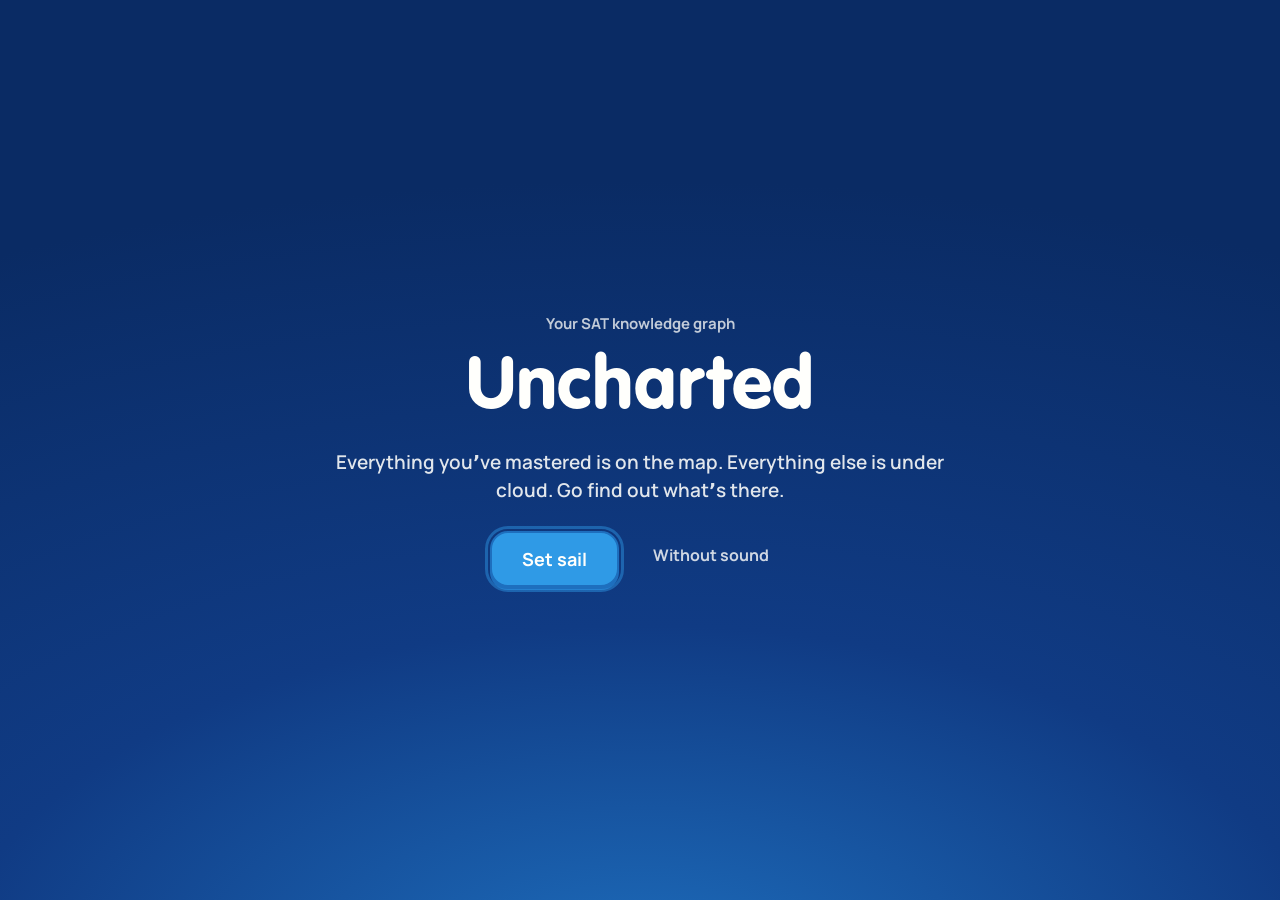
<file: uncharted/index.html>
<!doctype html>
<!--
  Sound design (Uncharted)
  Music: adventurous, oceanic, curious. Low strings and a soft pulse of hand percussion under a
  warm pad; calm and spacious over explored water, lifting as the cursor explores the cloud edge,
  swelling to a full, bright section when clouds part (intro and every completion).
  Events (score.sfx):
    hover    - soft water droplet (cursor finds a beacon or an island)
    select   - wooden map-pin tap (a beacon opens its lesson card)
    back     - low, short paper fold (Esc / "Whole chart" / closing the card)
    zoomIn   - gentle sail filling with wind, rising
    zoomOut  - the same breath of wind, falling away
    peek     - airy shimmer, like mist thinning (clouds first thin under the cursor)
    step     - oar dip / hull creak (the boat sets off or arrives at a harbour)
    start    - rope pulled taut, short rising strings (lesson begins)
    complete - rushing wind + reveal swell (clouds part over newly explored land)
    unlock   - distant lighthouse bell (a new beacon tower lights)
    riser    - rolling timpani + string tremolo, building (intro: the cloud cover gathers)
    intro    - deep horn + full-orchestra hit, then wind (intro: the clouds burst open)
-->
<html lang="en">
<head>
<meta charset="utf-8" />
<meta name="viewport" content="width=device-width, initial-scale=1, viewport-fit=cover" />
<title>Uncharted Sea Chart</title>
<link rel="icon" href="data:," />
<link rel="stylesheet" href="../shared/dolphin.css" />
<style>
  :root { color-scheme: light; --space: 8px; --ease: cubic-bezier(.2,.8,.2,1); }
  html, body { overflow: hidden; background: #2F9AE6; }
  body { color: var(--ink); }
  #chart { position: fixed; inset: 0; width: 100%; height: 100%; display: block; touch-action: none; }

  /* Type scale: 20 / 15 / 12. Spacing on an 8px grid. */
  .hud { position: fixed; top: 16px; left: 16px; z-index: 20; display: grid; gap: var(--space); justify-items: start; pointer-events: none;
    transition: opacity 600ms var(--ease); }
  body.intro-hud .hud { opacity: 0; }

  /* Explored → projected score → goal, in one element. */
  .score { width: 304px; box-sizing: border-box; background: var(--foam); border: 1px solid var(--mist); border-radius: 16px; padding: 12px 16px 8px;
    box-shadow: 0 2px 0 var(--chrome-shadow); }
  .score .row { display: flex; justify-content: space-between; align-items: baseline; gap: 8px; }
  .score .explored { font-family: var(--font-head); font-size: 15px; line-height: 20px; white-space: nowrap; }
  .score .explored b { font-weight: normal; color: var(--wave-shadow); }
  .score .goal-l { font-size: 12px; line-height: 16px; font-weight: 700; color: var(--muted); white-space: nowrap; }
  .track { position: relative; height: 24px; margin-top: 8px; }
  .track .rail { position: absolute; left: 0; right: 0; top: 9px; height: 6px; border-radius: 3px; background: var(--paper); }
  .track .fill { position: absolute; left: 0; top: 9px; height: 6px; border-radius: 3px; background: var(--wave-3); width: 0;
    transition: width 900ms var(--ease); }
  .track .gap { position: absolute; top: 11px; height: 0; border-top: 2px dashed var(--cloud); transition: left 900ms var(--ease), width 900ms var(--ease); }
  .track .you { position: absolute; top: 4px; width: 16px; height: 16px; margin-left: -8px; box-sizing: border-box; border-radius: 50%;
    background: var(--foam); border: 3px solid var(--wave-shadow); transition: left 900ms var(--ease); }
  .track .flag { position: absolute; top: -4px; width: 14px; height: 24px; margin-left: -1px; }
  .labels { position: relative; height: 16px; margin-top: 2px; font-size: 12px; line-height: 16px; font-weight: 700; color: var(--muted); }
  .labels span { position: absolute; top: 0; white-space: nowrap; transition: left 900ms var(--ease); }
  .labels .you-l { color: var(--ink); }
  .labels .togo { color: var(--wave-shadow); }

  .back { pointer-events: auto; font: 700 12px/16px var(--font-body); color: var(--ink); background: var(--foam); border: 1px solid var(--mist);
    border-radius: 999px; padding: 8px 16px; cursor: pointer; box-shadow: 0 2px 0 var(--chrome-shadow);
    opacity: 0; visibility: hidden; transform: translateY(-4px); transition: opacity 200ms ease-out, transform 240ms var(--ease), visibility 200ms; }
  .back.show { opacity: 1; visibility: visible; transform: none; }
  .back:hover { background: var(--paper); }
  .back:focus-visible { outline: 3px solid rgba(47, 154, 230, .45); outline-offset: 2px; }

  .hint { position: fixed; top: 16px; left: 50%; transform: translate(-50%, -4px); z-index: 20; pointer-events: none; white-space: nowrap;
    font-size: 12px; line-height: 16px; font-weight: 700; color: var(--ink); background: var(--foam); border: 1px solid var(--mist);
    border-radius: 999px; padding: 8px 16px; box-shadow: 0 2px 0 var(--chrome-shadow); opacity: 0; transition: opacity 400ms ease-out, transform 400ms var(--ease); }
  .hint.show { opacity: 1; transform: translate(-50%, 0); }

  .teaser { position: fixed; left: 0; top: 0; z-index: 25; pointer-events: none; max-width: 240px; padding: 8px 16px; border-radius: 16px;
    background: var(--night-deep); color: var(--foam); opacity: 0; transform: translateY(4px); transition: opacity 180ms ease-out, transform 220ms var(--ease); }
  .teaser.show { opacity: 1; transform: none; }
  .teaser b { display: block; font-family: var(--font-head); font-weight: normal; font-size: 20px; line-height: 24px; }
  .teaser span { display: block; font-size: 12px; line-height: 16px; font-weight: 700; color: var(--mist); }

  @media (max-width: 1100px) { .hint { top: auto; bottom: 72px; } }
  @media (max-width: 640px) {
    .hud { top: 8px; left: 8px; }
    .score { width: min(304px, calc(100vw - 16px)); }
    .hint { white-space: normal; width: max-content; max-width: calc(100vw - 32px); text-align: center; }
  }
  @media (prefers-reduced-motion: reduce) { .hud, .teaser, .hint, .back, .track *, .labels span { transition: none; } }
</style>
</head>
<body class="intro-hud">
<canvas id="chart" role="img" aria-label="An isometric sea chart of your SAT knowledge. Islands are subjects; flags are lessons you have mastered and glowing beacon towers are lessons you are ready for. Clouds cover what you have not explored yet."></canvas>

<header class="hud">
  <section class="score" aria-live="polite">
    <div class="row"><div class="explored">Explored <b id="hExp">0%</b> of the map</div><div class="goal-l" id="hGoal">Goal · 1500</div></div>
    <div class="track" aria-hidden="true">
      <div class="rail"></div><div class="fill" id="hFill"></div><div class="gap" id="hGap"></div>
      <svg class="flag" id="hFlag" viewBox="0 0 14 24"><path d="M1.5 23V2" stroke="#0A234F" stroke-width="2" stroke-linecap="round"/><path d="M2.5 2.5h9.5l-2.6 3.6 2.6 3.6H2.5z" fill="#FFF44E" stroke="#E8BE00" stroke-width="1.2" stroke-linejoin="round"/></svg>
      <div class="you" id="hYou"></div>
    </div>
    <div class="labels" aria-hidden="true"><span class="you-l" id="hYouL">You · 400</span><span class="togo" id="hToGo">1100 to go</span></div>
  </section>
  <button class="back" id="back" type="button">← Whole chart</button>
</header>
<div class="hint" id="hint">Glide toward an island to sail in. Hover the clouds to peek.</div>
<div class="teaser" id="teaser" aria-live="polite"><b></b><span></span></div>

<script type="module">
import { createGraph, DOMAIN_HUES, pct, clamp, projectedScore } from '../shared/graph.js';
import { mountChrome, params } from '../shared/chrome.js';
import { createLessonCard } from '../shared/lesson-card.js';

// ───────────────────────── Basics ─────────────────────────
const reduceMotion = matchMedia('(prefers-reduced-motion: reduce)').matches;
const TAU = Math.PI * 2;
const lerp = (a, b, t) => a + (b - a) * t;
const sstep = (a, b, x) => { const t = clamp((x - a) / (b - a), 0, 1); return t * t * (3 - 2 * t); };
const easeOutCubic = (u) => 1 - Math.pow(1 - u, 3);
const easeInCubic = (u) => u * u * u;
const easeInOutSine = (u) => -(Math.cos(Math.PI * u) - 1) / 2;
const easeOutBack = (u) => { const c1 = 1.6, c3 = c1 + 1; return 1 + c3 * Math.pow(u - 1, 3) + c1 * Math.pow(u - 1, 2); };
function mulberry32(a) {
  return () => { a |= 0; a = (a + 0x6D2B79F5) | 0; let t = Math.imul(a ^ (a >>> 15), 1 | a); t = (t + Math.imul(t ^ (t >>> 7), 61 | t)) ^ t; return ((t ^ (t >>> 14)) >>> 0) / 4294967296; };
}
const C = {
  sky: '#CFEFFF', ink: '#0A234F', muted: '#536A86', foam: '#FFFFFC', paper: '#F0F2F5', mist: '#D9E4F2', cloud: '#B7C0CC',
  w1: '#9EDFFF', w2: '#5FC6F7', w3: '#2F9AE6', wsh: '#1E6FBE', night: '#103B84', nightDeep: '#0A2B64', sun: '#FFF44E', sunSh: '#E8BE00', success: '#3FA669',
};
const hexRgb = (h) => [parseInt(h.slice(1, 3), 16), parseInt(h.slice(3, 5), 16), parseInt(h.slice(5, 7), 16)];
const toHex = (rgb) => '#' + rgb.map((v) => clamp(Math.round(v), 0, 255).toString(16).padStart(2, '0')).join('');
const mixHex = (a, b, t) => { const A = hexRgb(a), B = hexRgb(b); return toHex(A.map((v, i) => v + (B[i] - v) * t)); };
const rgba = (h, a) => { const [r, g, b] = hexRgb(h); return `rgba(${r},${g},${b},${a})`; };
// Terrain palette, all derived from Dolphin tokens.
const SAND = mixHex(C.foam, C.sunSh, 0.2);
const SAND_SIDE = [0.42, 0.34, 0.26, 0.2].map((t) => mixHex(SAND, C.muted, t));
const GRASS = mixHex(C.success, C.foam, 0.5);
const PLATEAU = mixHex(C.success, C.foam, 0.36);
const CLIFF = [0.62, 0.52, 0.42, 0.34].map((t) => mixHex(mixHex(SAND, C.success, 0.25), C.ink, t * 0.55));
const GHOST_TOP = mixHex(C.foam, C.mist, 0.7);
const GHOST_SIDE = [0.5, 0.42, 0.34, 0.28].map((t) => mixHex(C.mist, C.muted, t * 0.7));
const TREE = mixHex(C.success, C.ink, 0.18), TREE_LIT = mixHex(C.success, C.foam, 0.25);
const HEAD = '"VAG Rundschrift D", "Manrope", system-ui, sans-serif';
const BODY = '"Manrope", system-ui, sans-serif';
const Q = {
  demo: params.get('demo') || '', intro: params.get('intro'),
  px: params.get('px'), py: params.get('py'),
  d: params.has('d') ? +params.get('d') : null, cd: parseFloat(params.get('cd') || '1.2'), lesson: params.get('lesson'),
  t: parseFloat(params.get('t') || '0') || 0,
};

// ───────────────────────── Graph ─────────────────────────
const graph = createGraph();
const { domains, leaves } = graph;
const leavesOf = (n) => (n.children.length ? n.children.flatMap(leavesOf) : [n]);

// ───────────────────────── Projection ─────────────────────────
// True 2:1 isometric: the chart is laid out on a ground plane rotated 45° to the viewer, which works
// out to x' = x, y' = y/2 − height. Everything below is drawn in these projected units.
const K = 0.5;
const H_SAND = 7, H_GRASS = 24, H_PLAT = 42, H_CLOUD = 52;
const PUFF_W = 270, PUFF_H = 177; // projected size of one cloud puff (before its own scale)
const py = (y, h = 0) => y * K - h;

// ───────────────────────── Canvas + sprites ─────────────────────────
const cv = document.getElementById('chart');
const ctx = cv.getContext('2d');
const landCv = document.createElement('canvas'), lctx = landCv.getContext('2d');
let W = 0, H = 0, DPR = 1;
function sprite(size, stops) {
  const c = document.createElement('canvas'); c.width = c.height = size;
  const g = c.getContext('2d'), gr = g.createRadialGradient(size / 2, size / 2, 0, size / 2, size / 2, size / 2);
  for (const [o, col] of stops) gr.addColorStop(o, col);
  g.fillStyle = gr; g.fillRect(0, 0, size, size);
  return c;
}
const GLOW = sprite(128, [[0, 'rgba(255,248,140,0.9)'], [0.25, 'rgba(255,244,78,0.45)'], [0.6, 'rgba(255,244,78,0.12)'], [1, 'rgba(255,244,78,0)']]);
// Cartoon cloud puffs: a cauliflower of circles, lit from above, cool shade on the underside.
const CLOUD_W = 320, CLOUD_H = 210;
const CLOUDS = [11, 23, 37, 41].map((seed) => {
  const rnd = mulberry32(seed), c = document.createElement('canvas'); c.width = CLOUD_W; c.height = CLOUD_H;
  const g = c.getContext('2d'), circles = [];
  const base = 150;
  for (let i = 0; i < 4; i++) circles.push([62 + i * 64 + (rnd() - 0.5) * 14, base - rnd() * 10, 44 + rnd() * 12]);
  for (let i = 0; i < 3; i++) circles.push([98 + i * 62 + (rnd() - 0.5) * 16, base - 52 - rnd() * 14, 48 + rnd() * 14]);
  circles.push([150 + (rnd() - 0.5) * 30, base - 92 - rnd() * 8, 40 + rnd() * 10]);
  const path = new Path2D();
  for (const [x, y, r] of circles) { path.moveTo(x + r, y); path.arc(x, y, r, 0, TAU); }
  g.save(); g.shadowColor = 'rgba(16,59,132,0.22)'; g.shadowBlur = 18; g.shadowOffsetY = 10; g.fillStyle = '#E6EFF8'; g.fill(path); g.restore();
  const gr = g.createLinearGradient(0, 30, 0, 200);
  gr.addColorStop(0, '#FFFFFF'); gr.addColorStop(0.5, '#F6F9FD'); gr.addColorStop(1, '#BBD0E6');
  g.fillStyle = gr; g.fill(path);
  g.save(); g.clip(path); g.fillStyle = 'rgba(255,255,255,0.85)';
  for (const [x, y, r] of circles) { g.beginPath(); g.arc(x - r * 0.12, y - r * 0.24, r * 0.72, 0, TAU); g.fill(); }
  g.restore();
  return c;
});

// ───────────────────────── Chart layout ─────────────────────────
const islands = [], lobes = [], marks = [], markOf = new Map(), trees = [], sparkles = [], puffs = [];
let worldBox = null, chartBox = null, portrait = null, layoutVersion = 0;
const home = { rx: 520, ry: 520 };
const ZIG = [1, -1, -1, 1, -1];
const N_POLY = 120;
function lobeR(l, th) {
  const k = l.k;
  return l.R * (1 + k[0] * Math.sin(2 * th + k[1]) + k[2] * Math.sin(3 * th + k[3]) + k[4] * Math.sin(5 * th + k[5]) + k[6] * Math.sin(7 * th + k[7]));
}
function lobeGap(l, x, y, off = 0) { const dx = x - l.cx, dy = y - l.cy; return Math.hypot(dx, dy) - lobeR(l, Math.atan2(dy, dx)) - off; }
function islandGap(isl, x, y) { let g = Infinity; for (const l of isl.lobes) { const v = lobeGap(l, x, y); if (v < g) g = v; } return g; }
function landGap(x, y) { let g = Infinity; for (const l of lobes) { const v = lobeGap(l, x, y); if (v < g) g = v; } return g; }
const inPlateau = (l, x, y) => { const dx = x - l.cx, dy = y - l.cy; return Math.hypot(dx, dy) < 0.5 * lobeR(l, Math.atan2(dy, dx)); };
function lobePts(l, off, scale = 1) {
  const pts = [];
  for (let k = 0; k < N_POLY; k++) { const th = (k / N_POLY) * TAU, r = lobeR(l, th) * scale + off; pts.push([l.cx + Math.cos(th) * r, l.cy + Math.sin(th) * r]); }
  return pts;
}
function polyP(p, pts, h, closed = true) {
  p.moveTo(pts[0][0], py(pts[0][1], h));
  for (let i = 1; i < pts.length; i++) p.lineTo(pts[i][0], py(pts[i][1], h));
  if (closed) p.closePath();
}
function toRuns(pts, keep) {
  const N = pts.length, runs = [];
  if (keep.every(Boolean)) return [{ closed: true, pts }];
  for (let k = 0; k < N; k++) {
    if (keep[k] && !keep[(k - 1 + N) % N]) {
      const run = [pts[(k - 1 + N) % N]];
      let j = k;
      while (keep[j % N] && run.length <= N) { run.push(pts[j % N]); j++; }
      run.push(pts[j % N]);
      runs.push({ closed: false, pts: run });
    }
  }
  return runs;
}
/** Outline of an island's union of hills at `off` map units out, as runs belonging to each hill. */
function unionRuns(isl, off) {
  return isl.lobes.map((l) => {
    const pts = lobePts(l, off);
    const keep = pts.map(([x, y]) => !isl.lobes.some((o) => o !== l && lobeGap(o, x, y, off) < -0.5));
    return { lobe: l, runs: toRuns(pts, keep) };
  });
}
function runsPathP(list, h, filter = () => true) {
  const p = new Path2D();
  for (const { lobe, runs } of list) if (filter(lobe)) for (const r of runs) polyP(p, r.pts, h, r.closed);
  return p;
}
/** Vertical side faces (front-facing only), bucketed by how much light they catch. */
const LIGHT = (() => { const l = Math.hypot(-0.75, 0.66); return [-0.75 / l, 0.66 / l]; })();
function sideFaces(segs, h0, h1) {
  const b = [new Path2D(), new Path2D(), new Path2D(), new Path2D()];
  for (const { pts, cx, cy, closed } of segs) {
    const n = pts.length, last = closed ? n : n - 1;
    for (let i = 0; i < last; i++) {
      const a = pts[i], c = pts[(i + 1) % n];
      let nx = c[1] - a[1], ny = -(c[0] - a[0]);
      const len = Math.hypot(nx, ny) || 1; nx /= len; ny /= len;
      if (nx * ((a[0] + c[0]) / 2 - cx) + ny * ((a[1] + c[1]) / 2 - cy) < 0) { nx = -nx; ny = -ny; }
      if (ny < -0.05) continue; // faces away from the viewer: hidden behind the top
      const lit = clamp(0.5 + 0.5 * (nx * LIGHT[0] + ny * LIGHT[1]), 0, 0.999);
      const p = b[Math.floor(lit * 4)];
      p.moveTo(a[0], py(a[1], h0)); p.lineTo(c[0], py(c[1], h0)); p.lineTo(c[0], py(c[1], h1)); p.lineTo(a[0], py(a[1], h1)); p.closePath();
    }
  }
  return b;
}

function layout() {
  portrait = H > W * 1.05;
  islands.length = lobes.length = marks.length = trees.length = sparkles.length = puffs.length = 0; markOf.clear();
  const rnd = mulberry32(11);
  const ANG = [176, 238, 300, 6, 98].map((a) => (a * Math.PI) / 180);
  // Landscape: a ring of islands with arms reaching out. Portrait: the ring is tall and the arms lean up or down.
  const RX = portrait ? 330 : 540, RY = portrait ? 900 : 540;
  const ARM_P = [[-0.5, 1], [-0.45, -1], [0.45, -1], [0.5, 1], [0, 1]];
  home.rx = RX * 0.92; home.ry = RY * 0.92;
  domains.forEach((d, di) => {
    const a = ANG[di];
    let [ux, uy] = portrait ? ARM_P[di] : [Math.cos(a), Math.sin(a)];
    const ul = Math.hypot(ux, uy); ux /= ul; uy /= ul;
    const isl = { d, di, hue: DOMAIN_HUES[d.label], lobes: [], ux, uy };
    let prev = null;
    d.children.forEach((t, ti) => {
      const n = t.leafCount, R = 34 * Math.sqrt(n) + 54;
      let cx = Math.cos(a) * RX, cy = Math.sin(a) * RY;
      if (prev) {
        const rot = ZIG[di] * (ti % 2 ? 1 : -1) * 0.68;
        const dx = ux * Math.cos(rot) - uy * Math.sin(rot), dy = ux * Math.sin(rot) + uy * Math.cos(rot), dist = 0.78 * (prev.R + R);
        cx = prev.cx + dx * dist; cy = prev.cy + dy * dist;
      }
      const k = [0.07 + rnd() * 0.04, rnd() * TAU, 0.045 + rnd() * 0.03, rnd() * TAU, 0.025 + rnd() * 0.02, rnd() * TAU, 0.012 + rnd() * 0.01, rnd() * TAU];
      const l = { topic: t, isl, ti, cx, cy, R, k, prev, marks: [], solidT: t.unlocked ? 1 : 0, open: t.unlocked, pop: 0, fullRv: t.masteredCount === t.leafCount ? 1 : 0 };
      isl.lobes.push(l); lobes.push(l); prev = l;
    });
    islands.push(isl);
  });
  for (const l of lobes) placeLessons(l);
  for (const isl of islands) buildIsland(isl);
  for (const l of lobes) l.harbor = harborFor(l);
  islands.sort((a, b) => a.sortY - b.sortY);
  let x0 = Infinity, y0 = Infinity, x1 = -Infinity, y1 = -Infinity;
  for (const l of lobes) { x0 = Math.min(x0, l.cx - l.R * 1.1); y0 = Math.min(y0, l.cy - l.R * 1.1); x1 = Math.max(x1, l.cx + l.R * 1.1); y1 = Math.max(y1, l.cy + l.R * 1.1); }
  worldBox = projBox(x0 - 80, y0 - 80, x1 + 80, y1 + 80);
  // Trees on every hill, clear of lessons and their paths.
  const tr = mulberry32(9);
  for (const l of lobes) {
    const want = Math.round(2 + l.R / 45);
    for (let tries = 0, got = 0; tries < 60 && got < want; tries++) {
      const th = tr() * TAU, rr = (0.25 + tr() * 0.6) * l.R, x = l.cx + Math.cos(th) * rr, y = l.cy + Math.sin(th) * rr;
      if (lobeGap(l, x, y) > -16 || l.isl.lobes.some((o) => o.ti > l.ti && lobeGap(o, x, y) < 6)) continue;
      if (marks.some((m) => Math.hypot(m.x - x, m.y - y) < 30) || l.spiral.some((p) => Math.hypot(p[0] - x, p[1] - y) < 16)) continue;
      if (trees.some((t) => Math.hypot(t.x - x, t.y - y) < 26)) continue;
      trees.push({ x, y, h: inPlateau(l, x, y) ? H_PLAT : H_GRASS, s: 0.8 + tr() * 0.5, lobe: l, isl: l.isl }); got++;
    }
  }
  // Sparkles on the water and the cloud cover.
  const sr = mulberry32(5);
  for (let i = 0; i < 260; i++) {
    const x = (x0 - 400) + sr() * (x1 - x0 + 800), y = (y0 - 400) + sr() * (y1 - y0 + 800);
    if (landGap(x, y) < 40) continue;
    sparkles.push({ x, y, p: sr() * TAU, w: 0.8 + sr() * 1.4 });
  }
  const cr = mulberry32(3), SX = 150, SY = 118;
  for (let y = y0 - 1700, row = 0; y < y1 + 1700; y += SY, row++) {
    for (let x = x0 - 1100 + (row % 2) * SX * 0.5; x < x1 + 1100; x += SX) {
      puffs.push({ x: x + (cr() - 0.5) * 60, y: y + (cr() - 0.5) * 40, v: Math.floor(cr() * CLOUDS.length), s: 0.85 + cr() * 0.4, ph: cr() * TAU, cov: 1, target: 1, part: null });
    }
  }
  puffs.sort((a, b) => a.y - b.y);
  rebuildStates();
  layoutVersion++;
}
const projBox = (x0, y0, x1, y1) => ({ x0, x1, y0: py(y0, H_PLAT + 30), y1: py(y1, -10) });

function placeLessons(l) {
  const ls = leavesOf(l.topic), n = ls.length;
  const ex = l.prev ? l.prev.cx - l.cx : -l.cx, ey = l.prev ? l.prev.cy - l.cy : -l.cy;
  const th0 = Math.atan2(ey, ex), sign = (l.ti + l.isl.di) % 2 ? -1 : 1;
  const sweep = Math.min(TAU * 0.9, Math.PI * (0.78 + 0.14 * n));
  const later = l.isl.lobes.filter((o) => o.ti > l.ti);
  const S = 160;
  let pts, idx;
  for (let outer = 0.66; outer > 0.3; outer -= 0.04) {
    pts = []; const cum = [0];
    for (let i = 0; i <= S; i++) {
      const t = i / S, th = th0 + sign * sweep * t, rr = lobeR(l, th) * (outer - (outer - 0.14) * t);
      pts.push([l.cx + Math.cos(th) * rr, l.cy + Math.sin(th) * rr]);
      if (i) cum.push(cum[i - 1] + Math.hypot(pts[i][0] - pts[i - 1][0], pts[i][1] - pts[i - 1][1]));
    }
    const L = cum[S];
    idx = ls.map((_, i) => { const target = n > 1 ? (L * i) / (n - 1) : L * 0.55; let k = 0; while (k < S && cum[k] < target) k++; return k; });
    if (idx.every((k) => later.every((o) => lobeGap(o, pts[k][0], pts[k][1]) > 12))) break;
  }
  l.spiral = pts;
  ls.forEach((leaf, i) => {
    const k = idx[i], x = pts[k][0], y = pts[k][1];
    const m = { leaf, lobe: l, x, y, h: inPlateau(l, x, y) ? H_PLAT : H_GRASS, si: k, lit: 1, flare: 0, hover: 0, pop: 0, sx: 0, sy: 0, top: 0, r: 8 };
    marks.push(m); markOf.set(leaf.id, m); l.marks.push(m);
  });
}

function buildIsland(isl) {
  const segsOf = (list) => list.flatMap(({ lobe, runs }) => runs.map((r) => ({ pts: r.pts, closed: r.closed, cx: lobe.cx, cy: lobe.cy, lobe })));
  const compound = (off, h) => { const p = new Path2D(); for (const l of isl.lobes) polyP(p, lobePts(l, off), h); return p; };
  isl.shallowFar = compound(54, 0); isl.shallowNear = compound(28, 0);
  isl.foam = runsPathP(unionRuns(isl, 14), 0);
  isl.ripple = runsPathP(unionRuns(isl, 30), 0);
  const sandRuns = unionRuns(isl, 9);
  isl.sandSide = sideFaces(segsOf(sandRuns), 0, H_SAND);
  isl.sandTop = compound(9, H_SAND);
  isl.grassRuns = unionRuns(isl, 0);
  for (const l of isl.lobes) {
    const own = isl.grassRuns.find((r) => r.lobe === l);
    l.grassSide = sideFaces(segsOf([own]), H_SAND, H_GRASS);
    l.top = new Path2D(); polyP(l.top, lobePts(l, 0), H_GRASS);
    const plat = lobePts(l, 0, 0.5);
    l.platSide = sideFaces([{ pts: plat, closed: true, cx: l.cx, cy: l.cy }], H_GRASS, H_PLAT);
    l.platTop = new Path2D(); polyP(l.platTop, plat, H_PLAT);
    l.platRim = new Path2D(); polyP(l.platRim, plat, H_PLAT);
    // The path up the hill (mastered rungs), drawn on the terrain at the right height.
    l.trailPts = l.spiral.map(([x, y]) => [x, py(y, inPlateau(l, x, y) ? H_PLAT : H_GRASS)]);
  }
  let y0 = Infinity, x0 = Infinity, x1 = -Infinity, y1 = -Infinity;
  for (const l of isl.lobes) { x0 = Math.min(x0, l.cx - l.R); y0 = Math.min(y0, l.cy - l.R); x1 = Math.max(x1, l.cx + l.R); y1 = Math.max(y1, l.cy + l.R); }
  isl.box = projBox(x0 - 90, y0 - 90, x1 + 90, y1 + 90);
  isl.sortY = y0;
  isl.nameAt = { x: (x0 + x1) / 2, y: py(y0, H_PLAT) - 14 };
  isl.rocks = [];
  const rr = mulberry32(isl.di + 40);
  for (let i = 0; i < 3; i++) {
    const l = isl.lobes[Math.floor(rr() * isl.lobes.length)], th = Math.PI * (0.1 + rr() * 0.8);
    const r = lobeR(l, th) + 5, x = l.cx + Math.cos(th) * r, y = l.cy + Math.sin(th) * r;
    if (isl.lobes.some((o) => o !== l && lobeGap(o, x, y) < 0)) continue;
    isl.rocks.push({ x, y, s: 0.8 + rr() * 0.6 });
  }
}

/** Re-derive everything that depends on lesson states (after a completion). */
function rebuildStates() {
  for (const l of lobes) l.open = l.topic.unlocked;
  for (const isl of islands) {
    isl.trim = runsPathP(isl.grassRuns, H_GRASS, (l) => l.open);
    isl.coastGhost = runsPathP(isl.grassRuns, H_GRASS, (l) => !l.open);
  }
  let x0 = Infinity, y0 = Infinity, x1 = -Infinity, y1 = -Infinity;
  for (const l of lobes) if (l.open) { x0 = Math.min(x0, l.cx - l.R); y0 = Math.min(y0, l.cy - l.R); x1 = Math.max(x1, l.cx + l.R); y1 = Math.max(y1, l.cy + l.R); }
  chartBox = projBox(x0 - 50, y0 - 50, x1 + 50, y1 + 50);
  for (const l of lobes) {
    const tm = new Path2D(), tf = new Path2D();
    for (let i = 0; i < l.marks.length - 1; i++) {
      const a = l.marks[i], b = l.marks[i + 1];
      if (a.leaf.parent !== b.leaf.parent || a.leaf.state !== 'mastered') continue;
      const p = b.leaf.state === 'mastered' ? tm : b.leaf.state === 'frontier' ? tf : null;
      if (!p) continue;
      p.moveTo(l.trailPts[a.si][0], l.trailPts[a.si][1]);
      for (let k = a.si + 1; k <= b.si; k++) p.lineTo(l.trailPts[k][0], l.trailPts[k][1]);
    }
    l.trails = { tm, tf };
  }
  landDirty = true;
}

// ───────────────────────── Water routes ─────────────────────────
// The boat only ever sails on water: harbours sit offshore and every leg is a smooth spline that is
// pushed clear of the land.
function harborFor(l) {
  const base = Math.atan2(-l.cy, -l.cx);
  for (let i = 0; i < 24; i++) {
    const a = base + (i % 2 ? 1 : -1) * Math.ceil(i / 2) * 0.27;
    const r = lobeR(l, a) + 66, x = l.cx + Math.cos(a) * r, y = l.cy + Math.sin(a) * r;
    if (landGap(x, y) > 52) return [x, y];
  }
  return [l.cx - Math.sign(l.cx || 1) * (l.R + 120), l.cy];
}
function clearOfLand(p, margin) {
  for (let it = 0; it < 6; it++) {
    let worst = null, wg = margin;
    for (const l of lobes) { const g = lobeGap(l, p[0], p[1]); if (g < wg) { wg = g; worst = l; } }
    if (!worst) return p;
    const dx = p[0] - worst.cx, dy = p[1] - worst.cy, d = Math.hypot(dx, dy) || 1, r = lobeR(worst, Math.atan2(dy, dx)) + margin + 2;
    p = [worst.cx + (dx / d) * r, worst.cy + (dy / d) * r];
  }
  return p;
}
function splinePath(way) {
  const P = way, n = P.length, pts = [P[0]];
  if (n > 1) {
    const ext = [[2 * P[0][0] - P[1][0], 2 * P[0][1] - P[1][1]], ...P, [2 * P[n - 1][0] - P[n - 2][0], 2 * P[n - 1][1] - P[n - 2][1]]];
    const tj = (a, b) => Math.max(1e-3, Math.pow(Math.hypot(b[0] - a[0], b[1] - a[1]), 0.5));
    const L = (a, b, u) => [a[0] + (b[0] - a[0]) * u, a[1] + (b[1] - a[1]) * u];
    for (let i = 0; i < n - 1; i++) {
      const p0 = ext[i], p1 = ext[i + 1], p2 = ext[i + 2], p3 = ext[i + 3];
      const t0 = 0, t1 = tj(p0, p1), t2 = t1 + tj(p1, p2), t3 = t2 + tj(p2, p3);
      const steps = Math.max(8, Math.ceil(Math.hypot(p2[0] - p1[0], p2[1] - p1[1]) / 10));
      for (let s = 1; s <= steps; s++) {
        const t = t1 + ((t2 - t1) * s) / steps;
        const A1 = L(p0, p1, (t - t0) / (t1 - t0)), A2 = L(p1, p2, (t - t1) / (t2 - t1)), A3 = L(p2, p3, (t - t2) / (t3 - t2));
        const B1 = L(A1, A2, (t - t0) / (t2 - t0)), B2 = L(A2, A3, (t - t1) / (t3 - t1));
        pts.push(L(B1, B2, (t - t1) / (t2 - t1)));
      }
    }
  }
  // Push any stretch that grazes land back out to sea, then relax it so the curve stays smooth.
  for (let pass = 0; pass < 3; pass++) {
    for (let i = 1; i < pts.length - 1; i++) pts[i] = clearOfLand(pts[i], 44);
    for (let k = 0; k < 4; k++) for (let i = 1; i < pts.length - 1; i++) pts[i] = [(pts[i - 1][0] + 2 * pts[i][0] + pts[i + 1][0]) / 4, (pts[i - 1][1] + 2 * pts[i][1] + pts[i + 1][1]) / 4];
  }
  return pts;
}
let voyage = null; // { pts, cum, total, stops: [arc length at each harbour] }
function makeVoyage(way) {
  const pts = [], stops = [0];
  for (let i = 0; i < way.length - 1; i++) {
    // Each leg bends gently toward the open water of the home sea, so it sweeps rather than cuts.
    const a = way[i], b = way[i + 1], mid = [(a[0] + b[0]) / 2, (a[1] + b[1]) / 2], len = Math.hypot(b[0] - a[0], b[1] - a[1]);
    const toC = Math.hypot(mid[0], mid[1]) || 1, bend = Math.min(0.22 * len, 120);
    const m2 = clearOfLand([mid[0] - (mid[0] / toC) * bend, mid[1] - (mid[1] / toC) * bend], 60);
    const leg = splinePath([a, m2, b]);
    if (pts.length) leg.shift();
    pts.push(...leg);
    stops.push(pts.length - 1);
  }
  if (!pts.length) pts.push(way[0]);
  const cum = [0];
  for (let i = 1; i < pts.length; i++) cum.push(cum[i - 1] + Math.hypot(pts[i][0] - pts[i - 1][0], pts[i][1] - pts[i - 1][1]));
  return { pts, cum, total: cum[cum.length - 1], stops: stops.map((i) => cum[i]) };
}
function voyageAt(v, s) {
  const { pts, cum } = v;
  if (pts.length < 2) return { x: pts[0][0], y: pts[0][1], ang: 0 };
  s = clamp(s, 0, v.total);
  let lo = 0, hi = cum.length - 1;
  while (hi - lo > 1) { const mid = (lo + hi) >> 1; if (cum[mid] < s) lo = mid; else hi = mid; }
  const u = cum[hi] > cum[lo] ? (s - cum[lo]) / (cum[hi] - cum[lo]) : 0, a = pts[lo], b = pts[hi];
  return { x: a[0] + (b[0] - a[0]) * u, y: a[1] + (b[1] - a[1]) * u, ang: Math.atan2((b[1] - a[1]) * K, b[0] - a[0]) };
}
function journeyWaypoints() {
  const seq = graph.journey().filter((l) => l.state === 'mastered').map((l) => markOf.get(l.id));
  const order = [];
  for (const m of seq) if (!order.includes(m.lobe.isl)) order.push(m.lobe.isl);
  const last = seq[seq.length - 1];
  const way = order.map((isl) => isl.lobes[0].harbor);
  if (last) way.push(last.lobe.harbor);
  return way.filter((p, i) => i === 0 || Math.hypot(p[0] - way[i - 1][0], p[1] - way[i - 1][1]) > 20);
}
const boat = { s: 0, x: 0, y: 0, ang: 0, sailing: false, lobe: null };
let boatLeg = null; // { s0, s1, t0, dur }

// ───────────────────────── Camera (projected space) ─────────────────────────
let VP = { x: 0, y: 0, w: 1, h: 1, cx: 0, cy: 0 };
const cam = { x: 0, y: 0, z: 0.5 }, camV = { x: 0, y: 0, z: 0 };
let camTarget = null, snapCam = true, camMoving = true;
const CAM_FREQ = reduceMotion ? 40 : 12;
function viewport() {
  const narrow = W < 640;
  const padX = narrow ? 8 : 32, padTop = narrow ? 104 : 112;
  let padBot = narrow ? 80 : 96, padRight = padX;
  if (card && card.lesson) { if (W >= 900) padRight = 392; else padBot = Math.min(H * 0.5, 330); }
  const w = Math.max(60, W - padX - padRight), h = Math.max(60, H - padTop - padBot);
  return { x: padX, y: padTop, w, h, cx: padX + w / 2, cy: padTop + h / 2 };
}
const fit = (b) => ({ x: (b.x0 + b.x1) / 2, y: (b.y0 + b.y1) / 2, z: Math.min(VP.w / (b.x1 - b.x0), VP.h / (b.y1 - b.y0)) });
const blend = (a, b, t) => ({ x: lerp(a.x, b.x, t), y: lerp(a.y, b.y, t), z: a.z * Math.pow(b.z / a.z, t) });
const overviewFrame = () => fit(portrait ? chartBox : worldBox);
const islandFrame = (d) => { const f = fit(islands.find((i) => i.di === d).box); f.z = Math.min(f.z, 2); return f; };
const lobeFrame = (l) => { const r = l.R * 1.5; const f = fit(projBox(l.cx - r, l.cy - r, l.cx + r, l.cy + r)); f.z = Math.min(f.z, 2.6); return f; };
const w2s = (x, y, h = 0) => ({ x: VP.cx + (x - cam.x) * cam.z, y: VP.cy + (py(y, h) - cam.y) * cam.z });
const s2w = (sx, sy, h = 0) => ({ x: cam.x + (sx - VP.cx) / cam.z, y: ((cam.y + (sy - VP.cy) / cam.z) + h) / K });
function zoomAbout(t, sx, sy, f) {
  const dx = sx - VP.cx, dy = sy - VP.cy, z1 = t.z * f;
  t.x += dx * (1 / t.z - 1 / z1); t.y += dy * (1 / t.z - 1 / z1); t.z = z1;
}
function animateCam(dt) {
  if (!camTarget) return;
  const before = cam.x + cam.y * 7 + cam.z * 1000;
  if (snapCam) { cam.x = camTarget.x; cam.y = camTarget.y; cam.z = camTarget.z; camV.x = camV.y = camV.z = 0; snapCam = false; camMoving = true; return; }
  const w = intro.active ? 4 : CAM_FREQ, steps = Math.max(1, Math.ceil(dt * 240)), h = dt / steps, tz = Math.log(camTarget.z);
  let lz = Math.log(cam.z);
  for (let i = 0; i < steps; i++) {
    camV.x += (w * w * (camTarget.x - cam.x) - 2 * w * camV.x) * h; cam.x += camV.x * h;
    camV.y += (w * w * (camTarget.y - cam.y) - 2 * w * camV.y) * h; cam.y += camV.y * h;
    camV.z += (w * w * (tz - lz) - 2 * w * camV.z) * h; lz += camV.z * h;
  }
  cam.z = Math.exp(lz);
  camMoving = Math.abs(cam.x + cam.y * 7 + cam.z * 1000 - before) > 0.002;
}

// ───────────────────────── Tweens ─────────────────────────
const tweens = [];
let clock = performance.now();
function tween(obj, key, to, dur, { delay = 0, ease = easeOutCubic, from = null } = {}) {
  for (let i = tweens.length - 1; i >= 0; i--) if (tweens[i].obj === obj && tweens[i].key === key) tweens.splice(i, 1);
  if (reduceMotion) { obj[key] = to; return; }
  if (from != null) obj[key] = from;
  tweens.push({ obj, key, from, to, t0: clock + delay * 1000, dur: Math.max(1, dur * 1000), ease });
}
function runTweens(now) {
  for (let i = tweens.length - 1; i >= 0; i--) {
    const tw = tweens[i], u = (now - tw.t0) / tw.dur;
    if (u < 0) continue;
    if (tw.start == null) tw.start = tw.from != null ? tw.from : tw.obj[tw.key];
    tw.obj[tw.key] = lerp(tw.start, tw.to, tw.ease(clamp(u, 0, 1)));
    if (u >= 1) { tw.obj[tw.key] = tw.to; tweens.splice(i, 1); }
  }
}
const later = (sec, fn) => setTimeout(fn, reduceMotion ? 0 : sec * 1000);

// ───────────────────────── Chrome + lesson card ─────────────────────────
let card = null;
const chrome = mountChrome({
  id: 'uncharted', eyebrow: 'Your SAT knowledge graph', title: 'Uncharted',
  tagline: 'Everything you’ve mastered is on the map. Everything else is under cloud. Go find out what’s there.',
  gateBackground: 'radial-gradient(120% 90% at 50% 110%, #1E6FBE 0%, #103B84 45%, #0A2B64 100%)',
  beginLabel: 'Set sail', onBegin: () => begin(),
});
const { score, caption } = chrome;
card = createLessonCard(graph, {
  score, caption,
  onOpen: (n) => { if (focus !== n.domainIndex) setFocus(n.domainIndex, true); },
  onClose: () => score.sfx('back'),
  onComplete: (evt) => onComplete(evt),
});

// ───────────────────────── Navigation (lean, then commit) ─────────────────────────
const DWELL = { in: 90, out: 280, side: 220 }, SETTLE = reduceMotion ? 120 : 340;
let focus = -1, pending = null, lockUntil = 0, hoverMark = null, hoverIsland = null;
const pointer = { x: -9999, y: -9999, in: false, lastMoveAt: 0, travel: 0, type: 'mouse', down: false, dx: 0, dy: 0 };
function setFocus(idx, quiet = false) {
  if (idx === focus) return;
  const wasIn = focus >= 0;
  focus = idx;
  lockUntil = clock + SETTLE; pointer.travel = 0; pending = null;
  if (!quiet) score.sfx(idx >= 0 ? 'zoomIn' : wasIn ? 'zoomOut' : 'zoomIn');
  renderBack();
  if (card.lesson && card.lesson.domainIndex !== idx) card.close();
}
function goBack() {
  if (card.lesson) { card.close(); return; }
  if (focus >= 0) { score.sfx('back'); setFocus(-1, true); }
}
const groundGap = (isl, sx, sy) => { const p = s2w(sx, sy, H_GRASS); return islandGap(isl, p.x, p.y) * cam.z; };
let navFocus = null, navVP = '';
function nav(now) {
  if (intro.active) return;
  if (card.lesson) {
    const m = markOf.get(card.lesson.id);
    camTarget = blend(islandFrame(m.lobe.isl.di), lobeFrame(m.lobe), 0.5);
    pending = null; navFocus = null; return;
  }
  const vpKey = `${VP.w}x${VP.h}`;
  // Pointer off the chart (over the score card, the dock, or out of the window): hold still.
  if (!pointer.in && camTarget && navFocus === focus && navVP === vpKey) { pending = null; return; }
  navFocus = focus; navVP = vpKey;
  const t = focus < 0 ? overviewFrame() : islandFrame(focus);
  let cand = null;
  if (pointer.in && pointer.type !== 'touch') {
    const gaps = islands.map((isl) => groundGap(isl, pointer.x, pointer.y));
    const idxAt = (i) => islands[i].di;
    // Every lean zooms about the cursor, so whatever is under the hand stays under the hand.
    if (focus < 0) {
      let bi = 0; gaps.forEach((g, i) => { if (g < gaps[bi]) bi = i; });
      zoomAbout(t, pointer.x, pointer.y, 1 + 0.2 * sstep(150, 0, gaps[bi]));
      if (gaps[bi] <= 6) cand = { type: 'in', idx: idxAt(bi) };
    } else {
      const fi = islands.findIndex((i) => i.di === focus), g = gaps[fi];
      let side = -1;
      gaps.forEach((gg, i) => { if (i !== fi && gg <= 6 && (side < 0 || gg < gaps[side])) side = i; });
      if (side >= 0) cand = { type: 'side', idx: idxAt(side) };
      else if (g > 0) { zoomAbout(t, pointer.x, pointer.y, 1 - 0.14 * sstep(40, 240, g)); if (g > 110) cand = { type: 'out', idx: -1 }; }
      else zoomAbout(t, pointer.x, pointer.y, 1 + 0.14 * sstep(0, 70, -g));
    }
    // Only at the very edge does the chart lean that way, so reading never drifts the map.
    const nx = (pointer.x - VP.cx) / (VP.w / 2), ny = (pointer.y - VP.cy) / (VP.h / 2);
    t.x += Math.sign(nx) * sstep(0.88, 1.06, Math.abs(nx)) * 0.05 * VP.w / t.z;
    t.y += Math.sign(ny) * sstep(0.88, 1.06, Math.abs(ny)) * 0.05 * VP.h / t.z;
  }
  if (cand && now >= lockUntil) {
    if (!pending || pending.type !== cand.type || pending.idx !== cand.idx) pending = { ...cand, since: now };
    const armed = pointer.travel >= 6 && pointer.lastMoveAt >= pending.since - 350;
    if (armed && now - pending.since >= DWELL[cand.type]) setFocus(cand.idx);
  } else if (!cand) pending = null;
  camTarget = t;
}

// ───────────────────────── Cloud cover ─────────────────────────
const R_MASTERED = 150, R_FRONTIER = 100;
/** How clear the sky is over a map point (0 = covered, 1 = explored). */
function clearAt(x, y) {
  const e = (x / (home.rx * 1.08)) ** 2 + (y / (home.ry * 1.08)) ** 2;
  let c = sstep(1, 0.72, e);
  if (c >= 1) return 1;
  for (const m of marks) {
    const st = m.leaf.state;
    if (st === 'locked') continue;
    const R = st === 'mastered' ? R_MASTERED : R_FRONTIER, d = Math.abs(m.x - x) + Math.abs(m.y - y);
    if (d > R * 1.5) continue;
    c = Math.max(c, sstep(R, R * 0.45, Math.hypot(m.x - x, m.y - y)));
  }
  for (const l of lobes) if (l.topic.masteredCount === l.topic.leafCount) c = Math.max(c, sstep(l.R * 1.25, l.R * 0.9, Math.hypot(l.cx - x, l.cy - y)));
  return c;
}
/** A puff covers whatever it visually overlaps, so judge it by its whole footprint on the ground. */
function computeTargets() {
  const lift = (H_CLOUD - H_GRASS) / K;
  for (const p of puffs) {
    const cx = p.x, cy = p.y - lift, hx = PUFF_W * 0.3 * p.s, hy = (PUFF_H * 0.28 * p.s) / K;
    const c = Math.max(clearAt(cx, cy), clearAt(cx - hx, cy), clearAt(cx + hx, cy), clearAt(cx, cy - hy), clearAt(cx, cy + hy),
      clearAt(cx - hx * 0.7, cy - hy * 0.7), clearAt(cx + hx * 0.7, cy - hy * 0.7), clearAt(cx - hx * 0.7, cy + hy * 0.7), clearAt(cx + hx * 0.7, cy + hy * 0.7));
    p.target = 1 - c;
  }
}
/** Part every puff that has just become clear, outward from `c`, the nearest first. */
function partClouds(cx, cy, { delayPer = 0.0011, maxDelay = 1.1, dur = 0.95 } = {}) {
  let n = 0;
  for (const p of puffs) {
    if (p.part || p.cov <= 0.12) continue;
    if (p.target < 0.12) {
      const dx = p.x - cx, dy = p.y - cy, d = Math.hypot(dx, dy) || 1;
      p.part = { t0: clock + Math.min(maxDelay, d * delayPer) * 1000, dur: dur * 1000, dx: dx / d, dy: dy / d };
      n++;
    } else if (Math.abs(p.target - p.cov) > 0.02) tween(p, 'cov', p.target, 0.9, { delay: Math.min(maxDelay, Math.hypot(p.x - cx, p.y - cy) * delayPer) });
  }
  return n;
}
function settleClouds() { for (const p of puffs) { p.part = null; p.cov = p.target; } }
const lantern = { s: 0, r: 150, on: false, peekAt: -1e9 };
let pointerCover = 0;

// ───────────────────────── Drawing ─────────────────────────
const setScreen = (c = ctx) => c.setTransform(DPR, 0, 0, DPR, 0, 0);
const setProj = (c = ctx) => c.setTransform(DPR * cam.z, 0, 0, DPR * cam.z, DPR * (VP.cx - cam.x * cam.z), DPR * (VP.cy - cam.y * cam.z));
function text(str, x, y, o = {}) {
  const { size = 12, head = false, weight = 700, color = C.ink, halo = 'rgba(255,255,252,0.92)', haloW = 3, align = 'center', alpha = 1, italic = false } = o;
  if (alpha <= 0.01) return;
  ctx.save(); ctx.globalAlpha = Math.min(1, alpha);
  ctx.font = `${italic ? 'italic ' : ''}${head ? 'normal' : weight} ${size}px ${head ? HEAD : BODY}`;
  ctx.textAlign = align; ctx.textBaseline = 'middle';
  if (halo) { ctx.lineJoin = 'round'; ctx.lineWidth = haloW; ctx.strokeStyle = halo; ctx.strokeText(str, x, y); }
  ctx.fillStyle = color; ctx.fillText(str, x, y);
  ctx.restore();
}
function pill(str, x0, y, { size = 12, alpha = 1 } = {}) {
  if (alpha <= 0.01) return;
  ctx.save(); ctx.globalAlpha = alpha; ctx.font = `700 ${size}px ${BODY}`;
  const w = ctx.measureText(str).width + 16;
  ctx.beginPath(); ctx.roundRect(x0, y - 12, w, 24, 12); ctx.fillStyle = C.nightDeep; ctx.fill();
  ctx.fillStyle = C.foam; ctx.textAlign = 'left'; ctx.textBaseline = 'middle'; ctx.fillText(str, x0 + 8, y + 0.5);
  ctx.restore();
}

function drawWater(now) {
  const t = now / 1000;
  const g = ctx.createLinearGradient(0, 0, 0, H);
  g.addColorStop(0, mixHex(C.w2, C.w3, 0.25)); g.addColorStop(1, mixHex(C.w3, C.wsh, 0.3));
  ctx.fillStyle = g; ctx.fillRect(0, 0, W, H);
  const o = w2s(0, 0);
  const rg = ctx.createRadialGradient(o.x, o.y, 0, o.x, o.y, Math.max(home.rx, home.ry) * cam.z * 1.4);
  rg.addColorStop(0, rgba(C.w1, 0.35)); rg.addColorStop(1, rgba(C.w1, 0));
  ctx.fillStyle = rg; ctx.fillRect(0, 0, W, H);
  // Sparkles: brief glints on the swell.
  ctx.strokeStyle = C.foam; ctx.lineCap = 'round';
  const s = clamp(2 + 3 * cam.z, 2.5, 5);
  for (const sp of sparkles) {
    const a = reduceMotion ? 0.3 : Math.pow(Math.max(0, Math.sin(t * sp.w + sp.p)), 10);
    if (a < 0.05) continue;
    const p = w2s(sp.x, sp.y);
    if (p.x < -10 || p.y < -10 || p.x > W + 10 || p.y > H + 10) continue;
    ctx.globalAlpha = a * 0.8; ctx.lineWidth = 1.4;
    ctx.beginPath(); ctx.moveTo(p.x - s, p.y); ctx.lineTo(p.x + s, p.y); ctx.moveTo(p.x, p.y - s * 0.6); ctx.lineTo(p.x, p.y + s * 0.6); ctx.stroke();
  }
  ctx.globalAlpha = 1;
}

let landKey = '', landDirty = true;
const landAnimating = () => lobes.some((l) => l.pop > 0.001 || (l.solidT > 0.001 && l.solidT < 0.999));
/** The terrain layer (islands, trees, flags) only changes when the camera or the chart does, so it is
 *  rendered once into an offscreen canvas and blitted while things are still. */
function drawLand(now) {
  const detail = markDetail();
  const key = `${cam.x.toFixed(2)}|${cam.y.toFixed(2)}|${cam.z.toFixed(4)}|${W}x${H}|${layoutVersion}|${detail.toFixed(2)}|${hoverMark ? hoverMark.leaf.id : ''}`;
  const still = !camMoving && !landAnimating() && !intro.active;
  if (still && key === landKey && !landDirty) { setScreen(); ctx.drawImage(landCv, 0, 0, W, H); return; }
  if (still) {
    lctx.setTransform(1, 0, 0, 1, 0, 0); lctx.clearRect(0, 0, landCv.width, landCv.height);
    renderLand(lctx, detail); landKey = key; landDirty = false;
    setScreen(); ctx.drawImage(landCv, 0, 0, W, H);
  } else { renderLand(ctx, detail); landKey = ''; }
}
function renderLand(c, detail) {
  setProj(c);
  const px = 1 / cam.z, tl = { x: cam.x - (VP.cx + 80) / cam.z, y: cam.y - (VP.cy + 80) / cam.z }, br = { x: cam.x + (W - VP.cx + 80) / cam.z, y: cam.y + (H - VP.cy + 80) / cam.z };
  c.lineJoin = 'round'; c.lineCap = 'round';
  for (const isl of islands) {
    const b = isl.box;
    if (b.x1 < tl.x || b.x0 > br.x || b.y1 < tl.y || b.y0 > br.y) continue;
    c.fillStyle = 'rgba(207,239,255,0.28)'; c.fill(isl.shallowFar);
    c.fillStyle = 'rgba(207,239,255,0.4)'; c.fill(isl.shallowNear);
    c.lineWidth = 3 * px; c.strokeStyle = 'rgba(255,255,252,0.85)'; c.stroke(isl.foam);
    // Sand rim.
    isl.sandSide.forEach((p, i) => { c.fillStyle = SAND_SIDE[i]; c.fill(p); c.lineWidth = 0.8 * px; c.strokeStyle = SAND_SIDE[i]; c.stroke(p); });
    c.fillStyle = SAND; c.fill(isl.sandTop);
    // Grass tier: cliffs, then tops (explored hills in colour, unexplored ones pale).
    for (const l of isl.lobes) l.grassSide.forEach((p, i) => { const col = l.solidT >= 0.999 ? CLIFF[i] : mixHex(GHOST_SIDE[i], CLIFF[i], l.solidT); c.fillStyle = col; c.fill(p); c.lineWidth = 0.8 * px; c.strokeStyle = col; c.stroke(p); });
    for (const l of isl.lobes) { c.fillStyle = l.solidT >= 0.999 ? GRASS : mixHex(GHOST_TOP, GRASS, l.solidT); c.fill(l.top); }
    c.lineWidth = 2.2 * px; c.strokeStyle = rgba(isl.hue, 0.9); c.stroke(isl.trim);
    // Plateaus (one per topic), back to front; a fresh one pops up with a little bounce.
    for (const l of [...isl.lobes].sort((a, b) => a.cy - b.cy)) {
      const lift = l.pop > 0.001 ? 16 * Math.sin(Math.PI * l.pop) * (1 - 0.5 * l.pop) : 0;
      const sideCol = (i) => (l.solidT >= 0.999 ? CLIFF[i] : mixHex(GHOST_SIDE[i], CLIFF[i], l.solidT));
      for (const dy of lift ? [0, -lift] : [0]) {
        c.save(); c.translate(0, dy);
        l.platSide.forEach((p, i) => { c.fillStyle = sideCol(i); c.fill(p); c.lineWidth = 0.8 * px; c.strokeStyle = sideCol(i); c.stroke(p); });
        c.restore();
      }
      c.save(); c.translate(0, -lift);
      c.fillStyle = l.solidT >= 0.999 ? PLATEAU : mixHex(GHOST_TOP, PLATEAU, l.solidT); c.fill(l.platTop);
      if (l.solidT > 0.01) { c.globalAlpha = l.solidT; c.lineWidth = 1.6 * px; c.strokeStyle = rgba(isl.hue, 0.75); c.stroke(l.platRim); c.globalAlpha = 1; }
      c.restore();
      // Trails up the hill, once close enough to read them.
      if (detail > 0.02) {
        c.globalAlpha = detail;
        c.lineWidth = 3.2 * px; c.strokeStyle = mixHex(SAND, C.foam, 0.3); c.stroke(l.trails.tm);
        c.lineWidth = 3.2 * px; c.strokeStyle = C.sun; c.stroke(l.trails.tf);
        c.globalAlpha = 1;
      }
    }
    // Props on this island, back to front: rocks, trees, lesson flags.
    const props = [];
    for (const r of isl.rocks) props.push({ y: r.y, f: () => drawRock(c, r) });
    for (const t of trees) if (t.isl === isl && t.lobe.solidT > 0.01) props.push({ y: t.y, f: () => drawTree(c, t) });
    if (detail > 0.02) for (const l of isl.lobes) for (const m of l.marks) if (m.leaf.state === 'mastered') props.push({ y: m.y, f: () => drawFlag(c, m, detail) });
    props.sort((a, b) => a.y - b.y).forEach((p) => p.f());
  }
}
const propScale = () => clamp(cam.z, 0.42, 1.6);
function drawTree(c, t) {
  const s = t.s * 11 * propScale() / cam.z, x = t.x, y = py(t.y, t.h);
  c.globalAlpha = t.lobe.solidT;
  c.fillStyle = 'rgba(10,35,79,0.16)'; c.beginPath(); c.ellipse(x + s * 0.2, y + s * 0.1, s * 0.9, s * 0.4, 0, 0, TAU); c.fill();
  c.fillStyle = mixHex(SAND, C.ink, 0.45); c.fillRect(x - s * 0.12, y - s * 0.9, s * 0.24, s * 0.9);
  c.fillStyle = TREE; c.beginPath(); c.arc(x, y - s * 1.35, s * 0.85, 0, TAU); c.fill();
  c.fillStyle = TREE_LIT; c.beginPath(); c.arc(x - s * 0.22, y - s * 1.55, s * 0.5, 0, TAU); c.fill();
  c.globalAlpha = 1;
}
function drawRock(c, r) {
  const s = r.s * 7 * propScale() / cam.z, x = r.x, y = py(r.y, H_SAND);
  c.fillStyle = mixHex(C.muted, C.ink, 0.15); c.beginPath(); c.ellipse(x, y - s * 0.3, s, s * 0.7, 0, 0, TAU); c.fill();
  c.fillStyle = mixHex(C.cloud, C.foam, 0.2); c.beginPath(); c.ellipse(x - s * 0.25, y - s * 0.55, s * 0.55, s * 0.38, 0, 0, TAU); c.fill();
}
/** A mastered lesson: a small flag in the island's colour. */
function drawFlag(c, m, detail) {
  const s = 8 * propScale() / cam.z * (1 + 0.25 * m.hover), x = m.x, y = py(m.y, m.h);
  c.globalAlpha = Math.max(detail, m.hover);
  c.fillStyle = 'rgba(10,35,79,0.18)'; c.beginPath(); c.ellipse(x, y, s * 0.6, s * 0.25, 0, 0, TAU); c.fill();
  c.strokeStyle = C.ink; c.lineWidth = Math.max(0.12 * s, 1.1 / cam.z); c.beginPath(); c.moveTo(x, y); c.lineTo(x, y - s * 2.1); c.stroke();
  c.fillStyle = m.lobe.isl.hue; c.beginPath(); c.moveTo(x, y - s * 2.1); c.lineTo(x + s * 1.2, y - s * 1.75); c.lineTo(x, y - s * 1.4); c.closePath(); c.fill();
  c.globalAlpha = 1;
}
function markDetail() { const ovz = overviewFrame().z; return intro.active ? 0 : sstep(ovz * 1.2, ovz * 1.8, cam.z); }

function drawFoamRipple(now) {
  if (reduceMotion) return;
  setProj();
  const t = now / 1000, a = 0.18 + 0.12 * Math.sin(t * 1.4);
  ctx.lineWidth = 2 / cam.z; ctx.strokeStyle = `rgba(255,255,252,${a})`;
  for (const isl of islands) ctx.stroke(isl.ripple);
}

/** A lesson you're ready for: a small white beacon tower, its lamp lit. Drawn above the clouds. */
function drawBeacon(m, t) {
  const z = cam.z, s = 11 * propScale() * (1 + 0.22 * m.hover) * (0.5 + 0.5 * m.lit) * (1 + 0.25 * Math.sin(Math.PI * clamp(m.pop, 0, 1))), x = m.sx, y = m.sy;
  const lampY = y - s * 2.6, pulse = reduceMotion ? 0.5 : 0.5 + 0.5 * Math.sin(t * 1.8 + m.leaf.id * 1.7);
  const g = s * (3.2 + 0.8 * pulse + 0.8 * m.hover + 4 * m.flare);
  ctx.globalAlpha = clamp(m.lit * (0.55 + 0.25 * pulse) + 0.35 * m.flare, 0, 1);
  ctx.drawImage(GLOW, x - g, lampY - g, g * 2, g * 2);
  ctx.globalAlpha = Math.max(0.3, m.lit);
  ctx.fillStyle = 'rgba(10,35,79,0.2)'; ctx.beginPath(); ctx.ellipse(x, y, s * 0.9, s * 0.35, 0, 0, TAU); ctx.fill();
  ctx.fillStyle = C.foam; ctx.strokeStyle = C.ink; ctx.lineWidth = 1.2;
  ctx.beginPath(); ctx.moveTo(x - s * 0.55, y); ctx.lineTo(x - s * 0.38, y - s * 2.2); ctx.lineTo(x + s * 0.38, y - s * 2.2); ctx.lineTo(x + s * 0.55, y); ctx.closePath(); ctx.fill(); ctx.stroke();
  ctx.fillStyle = m.lobe.isl.hue; ctx.fillRect(x - s * 0.47, y - s * 1.25, s * 0.94, s * 0.4);
  ctx.beginPath(); ctx.arc(x, lampY, s * 0.48, 0, TAU); ctx.fillStyle = C.sun; ctx.fill(); ctx.lineWidth = 1.2; ctx.strokeStyle = C.sunSh; ctx.stroke();
  ctx.beginPath(); ctx.moveTo(x - s * 0.55, y - s * 2.95); ctx.lineTo(x, y - s * 3.35); ctx.lineTo(x + s * 0.55, y - s * 2.95); ctx.closePath(); ctx.fillStyle = C.ink; ctx.fill();
  ctx.globalAlpha = 1;
  m.top = y - s * 3.4; m.r = s;
}

function drawBoat(now) {
  const t = now / 1000, z = cam.z, size = clamp(7 + 5 * z, 10, 15), bob = reduceMotion ? 0 : Math.sin(t * 1.6) * 0.06;
  // A soft wake trail along the route behind the boat while it sails.
  if (boat.sailing && voyage) {
    setProj(); ctx.lineCap = 'round';
    for (let i = 0; i < 6; i++) {
      const s0 = boat.s - (i + 1) * 34, s1 = boat.s - i * 34;
      if (s1 <= 0) break;
      const a = voyageAt(voyage, Math.max(0, s0)), b = voyageAt(voyage, s1);
      ctx.globalAlpha = 0.6 * (1 - i / 6); ctx.lineWidth = (4 - i * 0.5) / z; ctx.strokeStyle = C.foam;
      ctx.beginPath(); ctx.moveTo(a.x, py(a.y)); ctx.lineTo(b.x, py(b.y)); ctx.stroke();
    }
    ctx.globalAlpha = 1;
  }
  setScreen();
  const s = w2s(boat.x, boat.y);
  ctx.save(); ctx.translate(s.x, s.y); ctx.rotate(boat.ang + bob);
  ctx.fillStyle = 'rgba(10,35,79,0.2)'; ctx.beginPath(); ctx.ellipse(0, 3, size * 1.25, size * 0.55, 0, 0, TAU); ctx.fill();
  ctx.beginPath();
  ctx.moveTo(size * 1.25, 0);
  ctx.quadraticCurveTo(size * 0.6, -size * 0.6, -size * 0.85, -size * 0.46);
  ctx.quadraticCurveTo(-size * 1.05, 0, -size * 0.85, size * 0.46);
  ctx.quadraticCurveTo(size * 0.6, size * 0.6, size * 1.25, 0);
  ctx.closePath(); ctx.fillStyle = C.foam; ctx.fill(); ctx.lineWidth = 1.6; ctx.strokeStyle = C.ink; ctx.stroke();
  ctx.restore();
  // Mast and sail stand upright (screen space), like every other prop.
  const sail = size * 1.6;
  ctx.strokeStyle = C.ink; ctx.lineWidth = 1.4; ctx.beginPath(); ctx.moveTo(s.x, s.y); ctx.lineTo(s.x, s.y - sail); ctx.stroke();
  const dir = Math.cos(boat.ang) >= 0 ? 1 : -1;
  ctx.beginPath(); ctx.moveTo(s.x + dir * 1.5, s.y - sail); ctx.quadraticCurveTo(s.x + dir * size * 1.1, s.y - sail * 0.55, s.x + dir * 1.5, s.y - 3); ctx.closePath();
  ctx.fillStyle = C.sun; ctx.fill(); ctx.lineWidth = 1.2; ctx.strokeStyle = C.sunSh; ctx.stroke();
  boat.sx = s.x; boat.sy = s.y - sail * 0.5;
}

/** The cloud cover: stacked puffs, back to front. Parting puffs squash, then slide out and fade. */
function drawClouds(now) {
  setScreen();
  const t = now / 1000, z = cam.z, wS = PUFF_W * z, hS = PUFF_H * z;
  const lr = lantern.r, ls = lantern.s, gather = intro.gather || 0;
  for (const p of puffs) {
    let cov = p.cov, sx = 1, sy = 1, ox = 0, oy = 0, a = 1;
    if (p.part) {
      const u = (now - p.part.t0) / p.part.dur;
      if (u >= 1) { p.part = null; p.cov = 0; continue; }
      if (u > 0) {
        if (u < 0.2) { const q = easeOutCubic(u / 0.2); sx = 1 + 0.06 * q; sy = 1 - 0.1 * q; }
        else {
          const q = (u - 0.2) / 0.8, e = easeOutCubic(q);
          sx = 1.06 + 0.4 * e; sy = 0.9 + 0.5 * e; ox = p.part.dx * 220 * e; oy = p.part.dy * 220 * e; a = 1 - easeInCubic(q);
        }
      }
    }
    if (cov <= 0.02 && !p.part) continue;
    const bobY = reduceMotion ? 0 : Math.sin(t * 0.35 + p.ph) * 3;
    const c = w2s(p.x + ox + (reduceMotion ? 0 : Math.sin(t * 0.12 + p.ph) * 6), p.y + oy, H_CLOUD + bobY);
    const f = (0.55 + 0.45 * cov) * p.s, w = wS * f * sx, h = hS * f * sy * (1 - 0.06 * gather);
    if (c.x + w / 2 < 0 || c.x - w / 2 > W || c.y + h / 2 < 0 || c.y - h / 2 > H) continue;
    let alpha = a * sstep(0.1, 0.45, cov);
    if (ls > 0.01) {
      const d2 = ((c.x - pointer.x) ** 2 + (c.y - pointer.y) ** 2) / (lr * lr);
      if (d2 < 1) { const q = (1 - d2) * ls; alpha *= 1 - 0.42 * q; }
    }
    if (alpha <= 0.01) continue;
    ctx.globalAlpha = alpha;
    ctx.drawImage(CLOUDS[p.v], c.x - w / 2, c.y - h * 0.55, w, h);
  }
  ctx.globalAlpha = 1;
}
const lanternAt = (sx, sy) => {
  if (lantern.s < 0.01) return 0;
  const d2 = ((sx - pointer.x) ** 2 + (sy - pointer.y) ** 2) / (lantern.r * lantern.r);
  return d2 >= 1 ? 0 : lantern.s * (1 - d2) * (1 - d2);
};

let chromeCache = null;
const chromeEls = () => (chromeCache ||= ['.score', '.back.show', '.kg-dock', '.kg-sound'].map((q) => () => document.querySelector(q)))
  .map((f) => f()).concat(card.lesson ? [card.el] : []).filter(Boolean);
let boatHover = 0;

function drawOverlay(now) {
  setScreen();
  const t = now / 1000, z = cam.z, focusedIsl = focus >= 0 ? islands.find((i) => i.di === focus) : null, ovz = overviewFrame().z;
  const onScreen = (x, y, m = 40) => x > -m && y > -m && x < W + m && y < H + m;
  // Inside the lantern: the dashed outline of hidden coast and a "?" on each hidden lesson.
  const qBoxes = [];
  if (lantern.s > 0.02) {
    ctx.save(); ctx.beginPath(); ctx.arc(pointer.x, pointer.y, lantern.r * 0.75, 0, TAU); ctx.clip();
    setProj(); ctx.globalAlpha = lantern.s * 0.55; ctx.setLineDash([5 / z, 6 / z]); ctx.lineWidth = 1.7 / z; ctx.strokeStyle = C.wsh;
    for (const isl of islands) ctx.stroke(isl.coastGhost);
    ctx.restore(); setScreen();
    for (const m of marks) {
      if (m.leaf.state !== 'locked' || !onScreen(m.sx, m.sy)) continue;
      const la = lanternAt(m.sx, m.sy);
      if (la > 0.03) {
        const qs = 16;
        text('?', m.sx, m.sy - 6, { size: qs, head: true, color: C.night, halo: 'rgba(255,255,252,0.85)', haloW: 3, alpha: la });
        if (la > 0.1) qBoxes.push({ x0: m.sx - 7, y0: m.sy - 16, x1: m.sx + 7, y1: m.sy + 4 });
      }
    }
  }
  // Beacons (the only things that glow) sit above the clouds so the way forward always shows.
  const beacons = marks.filter((m) => m.leaf.state === 'frontier' && (m.lit > 0.01 || m.flare > 0.01) && onScreen(m.sx, m.sy, 80)).sort((a, b) => a.sy - b.sy);
  for (const m of beacons) drawBeacon(m, t);
  // ── Labels: queued by priority and placed so nothing ever overlaps ──
  const taken = [...qBoxes], ops = [];
  const hit = (b, prio) => taken.some((o) => (!o.soft || prio < 90) && b.x0 < o.x1 && b.x1 > o.x0 && b.y0 < o.y1 && b.y1 > o.y0);
  for (const m of beacons) taken.push({ x0: m.sx - m.r * 0.9, y0: m.top, x1: m.sx + m.r * 0.9, y1: m.sy + 2 });
  if (voyage) taken.push({ x0: boat.sx - 16, y0: boat.sy - 20, x1: boat.sx + 16, y1: boat.sy + 20 });
  const det = markDetail();
  if (det > 0.5) for (const m of marks) if (m.leaf.state === 'mastered' && onScreen(m.sx, m.sy)) taken.push({ x0: m.sx - 4, y0: m.sy - 20, x1: m.sx + 12, y1: m.sy + 2, soft: true });
  for (const el of chromeEls()) { const r = el.getBoundingClientRect(); if (r.width) taken.push({ x0: r.left - 4, y0: r.top - 4, x1: r.right + 4, y1: r.bottom + 4 }); }
  const queue = (prio, str, x, y, o) => {
    if (!str || (o.alpha ?? 1) <= 0.02) return;
    const size = o.size || 12;
    ctx.font = o.head ? `normal ${size}px ${HEAD}` : `${o.italic ? 'italic ' : ''}${o.weight || 700} ${size}px ${BODY}`;
    ops.push({ prio, str, x, y, o, w: ctx.measureText(str).width + (o.pill ? 16 : 4), h: o.pill ? 24 : size * 1.3 });
  };
  const flip = (m, lift) => [[0, 0], [-(m.r * 2.4 + 16), 0, 'right'], [-(m.r * 1.2 + 8), -lift, 'center'], [-(m.r * 1.2 + 8), m.r * 2 + 20, 'center']];
  if (hoverMark) {
    const m = hoverMark, st = m.leaf.state;
    if (st === 'frontier') queue(100, m.leaf.label, m.sx + m.r * 1.2 + 8, m.top + 10, { pill: true, alts: flip(m, 24) });
    else queue(100, m.leaf.label, m.sx + 14, m.sy - 12, { align: 'left', color: C.ink, italic: st === 'locked', alts: [[0, 0], [-28, 0, 'right'], [-14, -18, 'center'], [-14, 22, 'center']] });
  }
  for (const m of beacons) {
    if (m === hoverMark || m.lit < 0.5) continue;
    if ((focusedIsl === m.lobe.isl && !card.lesson) || card.lesson === m.leaf) queue(90, m.leaf.label, m.sx + m.r * 1.2 + 8, m.top + 10, { pill: true, alpha: 0.94, alts: flip(m, 24) });
  }
  const pw = pointer.in ? s2w(pointer.x, pointer.y, H_GRASS) : null;
  let nearIsl = null, nearGap = Infinity;
  if (pw && !intro.active) for (const isl of islands) { const g = islandGap(isl, pw.x, pw.y) * z; if (g < nearGap) { nearGap = g; nearIsl = isl; } }
  for (const isl of islands) {
    const alpha = (focusedIsl === isl ? 0 : 1) * (1 - sstep(ovz * 1.35, ovz * 2.1, z)) * (intro.active ? intro.names : 1);
    if (alpha < 0.02) continue;
    const s = { x: VP.cx + (isl.nameAt.x - cam.x) * z, y: VP.cy + (isl.nameAt.y - cam.y) * z };
    const size = W < 640 ? 13 : 15, below = (isl.box.y1 - isl.nameAt.y) * z - 40;
    queue(88, isl.d.label, s.x, s.y, { head: true, size, color: C.ink, halo: rgba(C.foam, 0.92), haloW: 4, alpha, alts: [[0, 0], [0, -20], [0, below], [-56, 0], [56, 0], [0, -40]] });
    const near = isl === nearIsl ? sstep(140, 20, nearGap) : 0;
    if (near > 0.3) queue(85, `${pct(isl.d.m)} explored`, s.x, s.y + 24, { pill: true, align: 'center', alpha: alpha * (near - 0.3) / 0.7, alts: [[0, 0], [0, -48]] });
  }
  if (det > 0.5 && pointer.in) {
    for (const m of marks) {
      if (m.leaf.state !== 'mastered' || m === hoverMark) continue;
      const d = Math.hypot(m.sx - pointer.x, m.sy - pointer.y);
      if (d < 110) queue(70 - d / 20, m.leaf.label, m.sx + 14, m.sy - 12, { align: 'left', color: C.ink, alpha: sstep(110, 55, d) });
    }
  }
  if (focusedIsl || z > ovz * 1.8) {
    for (const l of lobes) {
      const s = w2s(l.cx, l.cy, H_PLAT), la = lanternAt(s.x, s.y);
      if (!onScreen(s.x, s.y, 100)) continue;
      // A hill's name shows once its middle is out from under the clouds (or under the lantern).
      const seen = sstep(0.35, 0.7, clearAt(l.cx, l.cy));
      const alpha = l.open ? Math.max(0.9 * (focusedIsl === l.isl ? 1 : 0.55) * seen, la * 0.9) : la * 0.9;
      queue(60, l.topic.label, s.x, s.y + 2, { head: true, size: 12, color: mixHex(C.success, C.ink, 0.7), halo: rgba(C.foam, 0.85), haloW: 3, alpha,
        alts: [[0, 0], [0, -l.R * z * 0.22], [0, l.R * z * 0.24]] });
    }
  }
  if (lantern.s > 0.3 && z > 0.5) {
    marks.filter((m) => m.leaf.state === 'locked' && Math.hypot(m.sx - pointer.x, m.sy - pointer.y) < lantern.r * 0.65)
      .sort((a, b) => Math.hypot(a.sx - pointer.x, a.sy - pointer.y) - Math.hypot(b.sx - pointer.x, b.sy - pointer.y)).slice(0, 2)
      .forEach((m) => queue(50, m.leaf.label, m.sx + 10, m.sy - 6, { align: 'left', italic: true, color: C.night, alpha: (lanternAt(m.sx, m.sy) - 0.3) * 2.2, halo: 'rgba(255,255,252,0.85)' }));
  }
  if (boatHover > 0.02 && voyage) queue(95, `Your voyage so far`, boat.sx, boat.sy - 30, { pill: true, align: 'center', alpha: boatHover, alts: [[0, 0], [0, 64]] });

  ops.sort((a, b) => b.prio - a.prio);
  const placed = [];
  for (const op of ops) {
    for (const [dx, dy, al] of op.o.alts || [[0, 0]]) {
      const align = al || op.o.align || (op.o.pill ? 'left' : 'center');
      const x = op.x + dx, y = op.y + dy, x0 = align === 'left' ? x : align === 'right' ? x - op.w : x - op.w / 2;
      const b = { x0: x0 - 2, y0: y - op.h / 2 - 1, x1: x0 + op.w + 2, y1: y + op.h / 2 + 1 };
      if (b.x0 < 4 || b.y0 < 4 || b.x1 > W - 4 || b.y1 > H - 4 || hit(b, op.prio)) continue;
      taken.push(b); placed.push({ ...op, x, y, align, x0 });
      break;
    }
  }
  for (let i = placed.length - 1; i >= 0; i--) {
    const p = placed[i], o = p.o;
    if (o.pill) pill(p.str, p.x0, p.y, { alpha: o.alpha ?? 1 });
    else text(p.str, p.x, p.y, { size: o.size || 12, head: o.head, italic: o.italic, color: o.color || C.ink, halo: o.halo ?? 'rgba(255,255,252,0.92)', haloW: o.haloW || 3, align: p.align, alpha: o.alpha ?? 1 });
  }
}

/** Full voyage, shown faintly while hovering the boat. */
function drawVoyageHint() {
  if (!voyage || boatHover < 0.02) return;
  setProj(); ctx.lineCap = 'round'; ctx.lineJoin = 'round';
  ctx.globalAlpha = boatHover * 0.75; ctx.lineWidth = 2 / cam.z; ctx.strokeStyle = C.foam;
  ctx.beginPath(); ctx.moveTo(voyage.pts[0][0], py(voyage.pts[0][1]));
  for (let i = 1; i < voyage.pts.length; i++) { if (voyage.cum[i] > boat.s) break; ctx.lineTo(voyage.pts[i][0], py(voyage.pts[i][1])); }
  ctx.stroke(); ctx.globalAlpha = 1;
}

// ───────────────────────── Intro: under cloud, then the reveal ─────────────────────────
const intro = { active: false, t0: 0, fired: new Set(), gather: 0, names: 1, legT: [] };
const T_BURST = 1.0, T_SAIL = 2.3, T_END = 7.3;
const LINE_EDGE = 'This is where the map ends. For now.';
function once(key, cond, fn) { if (cond && !intro.fired.has(key)) { intro.fired.add(key); fn(); } }
function startIntro() {
  document.body.classList.add('intro-hud');
  intro.active = true; intro.t0 = clock; intro.fired = new Set(); intro.names = 0; intro.c = null;
  for (const p of puffs) { p.cov = 1; p.part = null; }
  computeTargets();
  for (const m of marks) if (m.leaf.state === 'frontier') { m.lit = 0; m.flare = 0; }
  voyage = makeVoyage(journeyWaypoints()); boat.s = 0; placeBoat();
  // Leg timings: each leg eases in and out; longer legs take a little longer.
  const legs = voyage.stops.slice(1).map((s, i) => Math.sqrt(s - voyage.stops[i]));
  const sum = legs.reduce((a, b) => a + b, 0) || 1, span = T_END - 0.4 - T_SAIL;
  let acc = T_SAIL; intro.legT = legs.map((l) => { const t0 = acc; acc += (l / sum) * span; return [t0, acc]; });
  VP = viewport(); const ov = overviewFrame(); camTarget = { ...ov, z: ov.z * 0.9 }; snapCam = true;
  score.setIntensity(0.1, 0.5);
}
function updateIntro(now) {
  const T = (now - intro.t0) / 1000;
  intro.gather = T < T_BURST ? sstep(0, T_BURST, T) : 0; // the cover tenses before it bursts
  once('riser', T >= 0.05, () => { score.sfx('riser'); score.setIntensity(0.6, 1); });
  once('burst', T >= T_BURST, () => {
    score.sfx('intro'); score.setIntensity(0.75, 1.5);
    const c = s2w(VP.cx, VP.cy);
    intro.c = c;
    partClouds(c.x, c.y, { delayPer: 0.001, maxDelay: 1.2, dur: 1.25 });
    tween(intro, 'names', 1, 0.8, { delay: 1.5 });
    document.body.classList.remove('intro-hud');
  });
  // Each beacon lights just after the clouds above it have rolled away.
  if (intro.c) {
    const order = marks.filter((m) => m.leaf.state === 'frontier').sort((a, b) => Math.hypot(a.x - intro.c.x, a.y - intro.c.y) - Math.hypot(b.x - intro.c.x, b.y - intro.c.y));
    order.forEach((m, i) => once('b' + i, T >= T_BURST + 0.75 + Math.min(1.2, Math.hypot(m.x - intro.c.x, m.y - intro.c.y) * 0.001), () => ignite(m, i % 4 === 0)));
  }
  // The voyage: one leg at a time, easing out of each harbour and into the next.
  intro.legT.forEach(([t0, t1], i) => {
    once('dep' + i, T >= t0, () => score.sfx('step'));
    if (T >= t0 && T <= t1 + 0.05) {
      const u = easeInOutSine(clamp((T - t0) / (t1 - t0), 0, 1));
      boat.s = lerp(voyage.stops[i], voyage.stops[i + 1], u); boat.sailing = u < 1;
    }
  });
  if (T > T_END - 0.4) { boat.s = voyage.total; boat.sailing = false; }
  placeBoat();
  const ov = overviewFrame();
  camTarget = { ...ov, z: ov.z * lerp(0.9, 1, sstep(0, T_SAIL, T)) };
  once('end', T >= T_END, () => endIntro());
}
function endIntro(skipped = false) {
  if (!intro.active) return;
  intro.active = false; intro.gather = 0; intro.names = 1;
  if (skipped) { settleClouds(); for (const m of marks) if (m.leaf.state === 'frontier') { m.lit = 1; } }
  for (const m of marks) if (m.leaf.state === 'frontier' && m.lit < 1 && !tweens.some((tw) => tw.obj === m)) m.lit = 1;
  boat.s = voyage.total; boat.sailing = false; placeBoat();
  document.body.classList.remove('intro-hud');
  caption(LINE_EDGE, 4200);
  score.setIntensity(0.3, 5);
  focus = -1; renderBack(); lockUntil = clock + 600; landDirty = true;
  armHint(4.4);
}
function ignite(m, bell = true) {
  if (bell) score.sfx('unlock');
  if (reduceMotion) { m.lit = 1; return; }
  tween(m, 'lit', 1, 0.45, { from: 0 });
  tween(m, 'pop', 1, 0.6, { from: 0, ease: (u) => u });
  m.flare = 1; tween(m, 'flare', 0, 1.1, { from: 1 });
}
function finishInstant() {
  computeTargets(); settleClouds();
  voyage = makeVoyage(journeyWaypoints()); boat.s = voyage.total; placeBoat();
  intro.active = false; intro.names = 1;
  document.body.classList.remove('intro-hud');
}
function placeBoat() {
  if (!voyage) return;
  const p = voyageAt(voyage, boat.s);
  if (Math.hypot(p.x - boat.x, p.y - boat.y) > 0.4) boat.ang = Math.atan2((p.y - boat.y) * K, p.x - boat.x);
  boat.x = p.x; boat.y = p.y;
}

// ───────────────────────── Completion: the clouds part ─────────────────────────
function onComplete(evt) {
  const L = evt.lesson, m = markOf.get(L.id);
  const wasOpen = new Map(lobes.map((l) => [l, l.open]));
  rebuildStates();
  computeTargets();
  partClouds(m.x, m.y, { delayPer: 0.0022, maxDelay: 0.8, dur: 1.25 });
  // Newly opened hills colour in and pop up; so does the hill the lesson sits on.
  for (const l of lobes) if (l.open && !wasOpen.get(l)) { tween(l, 'solidT', 1, 1.1, { delay: 0.25 }); tween(l, 'pop', 1, 0.7, { from: 0, delay: 0.25, ease: (u) => u }); }
  tween(m.lobe, 'pop', 1, 0.6, { from: 0, ease: (u) => u });
  // The boat sails a fresh leg to this hill's harbour.
  const target = m.lobe.harbor;
  if (Math.hypot(target[0] - boat.x, target[1] - boat.y) > 30) {
    const way = [...journeyWaypoints().slice(0, -1), [boat.x, boat.y], target].slice(-2);
    const leg = makeVoyage(way), base = voyage.total;
    voyage = { pts: [...voyage.pts, ...leg.pts.slice(1)], cum: [...voyage.cum, ...leg.cum.slice(1).map((c) => c + base)], total: base + leg.total, stops: [...voyage.stops, base + leg.total] };
    boatLeg = { s0: base, s1: voyage.total, t0: clock + 300, dur: 1300 };
    later(0.3, () => score.sfx('step'));
  }
  evt.unlocked.forEach((u, i) => {
    const um = markOf.get(u.id);
    um.lit = 0; um.flare = 0;
    later(0.75 + i * 0.3, () => ignite(um));
  });
  hypeUntil = clock + 2600;
  score.setIntensity(0.95, 0.6);
  landDirty = true;
}
let hypeUntil = 0;

// ───────────────────────── HUD: explored → projected score → goal ─────────────────────────
const $ = (id) => document.getElementById(id);
const hud = { exp: $('hExp'), fill: $('hFill'), gap: $('hGap'), you: $('hYou'), flag: $('hFlag'), youL: $('hYouL'), togo: $('hToGo'), goal: $('hGoal') };
const disp = { m: 0, score: 400 };
let hudAt = 0, hudShown = -1;
const LO = 400, HI = 1600;
function updateHud(now) {
  if (now - hudAt < 80) return;
  hudAt = now;
  const st = graph.stats();
  const m = st.mastery;
  disp.m += (m - disp.m) * (reduceMotion ? 1 : 0.3);
  if (Math.abs(disp.m - m) < 0.0005) disp.m = m;
  const s = projectedScore(disp.m), goal = st.goalScore;
  if (s === hudShown && Math.abs(disp.m - m) < 0.0005) return;
  hudShown = s;
  const at = (v) => clamp((v - LO) / (HI - LO), 0, 1);
  const tw = hud.fill.parentElement.clientWidth || 272, x = at(s) * tw, gx = at(goal) * tw;
  hud.exp.textContent = pct(disp.m);
  hud.fill.style.width = x + 'px';
  hud.you.style.left = x + 'px';
  hud.flag.style.left = gx + 'px';
  hud.gap.style.left = x + 'px'; hud.gap.style.width = Math.max(0, gx - x - 2) + 'px';
  hud.youL.textContent = `You · ${s}`;
  hud.togo.textContent = s >= goal ? 'Goal reached' : `${goal - s} to go`;
  hud.goal.textContent = `Goal · ${goal}`;
  // Keep the two labels under the track apart and inside the card.
  const yw = hud.youL.offsetWidth || 64, gw = hud.togo.offsetWidth || 64;
  const yl = clamp(x - yw / 2, 0, tw - yw - gw - 8);
  const gl = clamp(s >= goal ? tw - gw : (x + gx) / 2 - gw / 2, yl + yw + 8, tw - gw);
  hud.youL.style.left = yl + 'px'; hud.togo.style.left = gl + 'px';
}
function nearestBeacon() {
  const ref = pointer.in ? pointer : { x: VP.cx, y: VP.cy };
  let best = null, bd = Infinity;
  for (const m of marks) { if (m.leaf.state !== 'frontier' || m.lit < 0.5) continue; const d = Math.hypot(m.sx - ref.x, m.sy - ref.y); if (d < bd) { bd = d; best = m; } }
  return best;
}
const backEl = $('back');
backEl.addEventListener('click', () => { if (card.lesson) card.close(); goBack(); });
function renderBack() { backEl.classList.toggle('show', focus >= 0); }
const hintEl = $('hint');
if (matchMedia('(pointer: coarse)').matches) hintEl.textContent = 'Tap an island to sail in. Drag over the clouds to peek.';
let hintState = 0, hintArmed = 0;
function showHint() { if (hintState) return; hintState = 1; hintEl.classList.add('show'); setTimeout(hideHint, 4000); }
function hideHint() { if (hintState === 1) { hintState = 2; hintEl.classList.remove('show'); } }
function armHint(sec) { hintArmed = performance.now(); setTimeout(() => { if (hintState === 0) showHint(); }, sec * 1000); }

// ───────────────────────── Peek card ─────────────────────────
const teaser = $('teaser'), tB = teaser.querySelector('b'), tSpan = teaser.querySelector('span');
let teaserKey = '';
function updateTeaser() {
  let info = null;
  if (lantern.s > 0.4 && pointer.in && !intro.active && !card.lesson) {
    const pw = s2w(pointer.x, pointer.y, H_GRASS);
    let best = null;
    for (const l of lobes) { const g = lobeGap(l, pw.x, pw.y) * cam.z; if (g < 30 && (!best || g < best.g)) best = { l, g }; }
    if (best) {
      const t = best.l.topic, n = t.leafCount, locked = best.l.marks.filter((m) => m.leaf.state === 'locked').length;
      if (!t.unlocked) info = { key: 'u' + t.id, title: t.label, line: `${n} lesson${n > 1 ? 's' : ''} under the clouds` };
      else if (locked > 0) info = { key: 'f' + t.id, title: t.label, line: `${locked} more lesson${locked > 1 ? 's' : ''} under the clouds` };
    } else if (pointerCover > 0.8) info = { key: 'sea', title: 'Open water', line: 'Nothing charted here yet.' };
  }
  if (!info) { if (teaserKey) { teaser.classList.remove('show'); teaserKey = ''; } return; }
  if (info.key !== teaserKey) { teaserKey = info.key; tB.textContent = info.title; tSpan.textContent = info.line; teaser.classList.add('show'); }
  const w = teaser.offsetWidth || 220, h = teaser.offsetHeight || 56, sr = document.querySelector('.score').getBoundingClientRect();
  const x = clamp(pointer.x - w / 2, 16, W - w - 16);
  let y = pointer.y - lantern.r * 0.8 - h - 8;
  if (y < 16 || (x < sr.right + 8 && y < sr.bottom + 8)) y = pointer.y + lantern.r * 0.8 + 8;
  teaser.style.left = x + 'px'; teaser.style.top = clamp(y, 16, H - h - 88) + 'px';
}

// ───────────────────────── Music follows curiosity ─────────────────────────
let musicAt = 0;
function music(now) {
  if (!score.started || intro.active || now - musicAt < 200) return;
  musicAt = now;
  let near = Infinity;
  if (pointer.in) for (const m of marks) if (m.leaf.state === 'frontier') near = Math.min(near, Math.hypot(m.sx - pointer.x, m.sy - pointer.y));
  const beaconProx = pointer.in ? 1 - clamp(near / 260, 0, 1) : 0;
  let target = 0.14 + (focus >= 0 ? 0.08 : 0) + 0.46 * lantern.s + 0.24 * beaconProx + (card.lesson ? 0.12 : 0);
  if (now < hypeUntil) target = Math.max(target, 0.9);
  score.setIntensity(clamp(target, 0, 1), now < hypeUntil ? 0.6 : 3.5);
}

// ───────────────────────── Input ─────────────────────────
/** Beacons win: the nearest one within a generous radius snaps. */
function markAt(x, y, touch = false) {
  const snap = touch ? 36 : 28;
  let best = null, bd = Infinity;
  for (const m of marks) {
    if (m.leaf.state !== 'frontier' || m.lit < 0.5) continue;
    const d = Math.hypot(x - m.sx, y - (m.sy - m.r * 1.6));
    if (d < Math.max(snap, m.r * 2.4) && d < bd) { bd = d; best = m; }
  }
  if (best) return best;
  const det = markDetail();
  for (const m of marks) {
    const st = m.leaf.state;
    if (st === 'frontier') continue;
    if (st === 'mastered' && det < 0.5) continue;
    if (st === 'locked' && lanternAt(m.sx, m.sy) < 0.3) continue;
    const d = Math.hypot(x - m.sx, y - (m.sy - 10));
    if (d < (touch ? 22 : 16) && d < bd) { bd = d; best = m; }
  }
  return best;
}
const islandAt = (x, y) => islands.find((isl) => groundGap(isl, x, y) <= 10) || null;
function movePointer(x, y, now) {
  const d = Math.hypot(x - pointer.x, y - pointer.y);
  if (d > 2 && pointer.in) { if (hintState === 1) hideHint(); else if (hintState === 0 && hintArmed && now > hintArmed) hintState = 2; }
  if (pointer.in && d > 0.5) { pointer.lastMoveAt = now; if (now >= lockUntil) pointer.travel += d; }
  pointer.x = x; pointer.y = y; pointer.in = true;
}
function handleTap(x, y, touch) {
  if (intro.active) { endIntro(true); return; }
  hideHint();
  const m = markAt(x, y, touch);
  if (m) { card.open(m.leaf); return; }
  if (card.lesson) { card.close(); return; }
  const over = islandAt(x, y);
  if (over && over.di !== focus) setFocus(over.di);
  else if (!over && focus >= 0) goBack();
}
cv.addEventListener('pointerdown', (e) => {
  pointer.down = true; pointer.type = e.pointerType; pointer.dx = e.clientX; pointer.dy = e.clientY;
  if (e.pointerType === 'touch') { pointer.in = false; movePointer(e.clientX, e.clientY, performance.now()); }
});
cv.addEventListener('pointermove', (e) => { pointer.type = e.pointerType; if (e.pointerType === 'touch' && !pointer.down) return; movePointer(e.clientX, e.clientY, performance.now()); });
cv.addEventListener('pointerleave', () => { if (pointer.type !== 'touch') pointer.in = false; });
cv.addEventListener('pointercancel', () => { pointer.down = false; pointer.in = false; });
cv.addEventListener('pointerup', (e) => {
  pointer.down = false;
  const moved = Math.hypot(e.clientX - pointer.dx, e.clientY - pointer.dy);
  if (e.pointerType === 'touch') { pointer.in = false; if (moved > 14) return; }
  handleTap(e.clientX, e.clientY, e.pointerType === 'touch');
});
addEventListener('keydown', (e) => {
  if (e.key === 'Escape') { if (intro.active) endIntro(true); else if (!card.lesson) goBack(); }
  if (e.key === 'Enter' && !card.lesson && !intro.active && document.activeElement === document.body) { const b = nearestBeacon(); if (b) card.open(b.leaf); }
}, true);

// ───────────────────────── Resize + loop ─────────────────────────
function resize() {
  W = innerWidth; H = innerHeight; DPR = Math.min(devicePixelRatio || 1, 2);
  cv.width = landCv.width = Math.round(W * DPR); cv.height = landCv.height = Math.round(H * DPR);
  lantern.r = clamp(Math.min(W, H) * 0.19, 105, 165);
  if (portrait === null || (H > W * 1.05) !== portrait) {
    layout();
    computeTargets();
    if (!intro.active) { settleClouds(); voyage = makeVoyage(journeyWaypoints()); boat.s = voyage.total; placeBoat(); }
    snapCam = true;
  }
  VP = viewport(); landDirty = true; hudShown = -1;
}
addEventListener('resize', resize);
resize();
// Before Begin the whole chart sits under cloud.
for (const p of puffs) p.cov = 1;
voyage = makeVoyage(journeyWaypoints()); boat.s = voyage.total; placeBoat();
renderBack();

let last = performance.now();
function tick(now) {
  const dt = Math.min(0.05, Math.max(0, now - last) / 1000);
  last = clock = now;
  VP = viewport();
  runTweens(now);
  if (intro.active) updateIntro(now);
  if (boatLeg) {
    const u = clamp((now - boatLeg.t0) / boatLeg.dur, 0, 1);
    boat.s = lerp(boatLeg.s0, boatLeg.s1, easeInOutSine(u)); boat.sailing = u > 0 && u < 1;
    placeBoat();
    if (u >= 1) { boatLeg = null; boat.sailing = false; score.sfx('step'); }
  }
  nav(now);
  if (!camTarget) camTarget = overviewFrame();
  animateCam(dt);
  // Lantern: only where clouds cover; the first thinning plays the peek shimmer.
  if (pointer.in && !intro.active) { const p = s2w(pointer.x, pointer.y, H_GRASS); pointerCover = 1 - clearAt(p.x, p.y); } else pointerCover = 0;
  const lt = pointer.in && !intro.active && !card.lesson ? sstep(0.3, 0.8, pointerCover) : 0;
  lantern.s += (lt - lantern.s) * (1 - Math.exp(-dt * (reduceMotion ? 30 : 7)));
  if (lantern.s > 0.35 && !lantern.on) { lantern.on = true; if (now - lantern.peekAt > 1500) { score.sfx('peek'); lantern.peekAt = now; } }
  else if (lantern.s < 0.15) lantern.on = false;
  // Hover lands this frame.
  for (const m of marks) { const s = w2s(m.x, m.y, m.h); m.sx = s.x; m.sy = s.y; if (m.leaf.state !== 'frontier') m.r = 8; else if (!m.r) m.r = 9; }
  const live = pointer.in && pointer.type !== 'touch' && !intro.active;
  const hm = live ? markAt(pointer.x, pointer.y) : null;
  const hi = live && !hm && focus < 0 && !card.lesson ? islandAt(pointer.x, pointer.y) : null;
  if (hm !== hoverMark) { hoverMark = hm; if (hm && hm.leaf.state === 'frontier') score.sfx('hover'); }
  if (hi !== hoverIsland) { hoverIsland = hi; if (hi) score.sfx('hover'); }
  for (const m of marks) m.hover += ((m === hoverMark ? 1 : 0) - m.hover) * (1 - Math.exp(-dt * 24));
  const overBoat = pointer.in && !intro.active && !hm && Math.hypot(pointer.x - (boat.sx || 0), pointer.y - (boat.sy || 0)) < 22;
  boatHover += ((overBoat ? 1 : 0) - boatHover) * (1 - Math.exp(-dt * 8));
  cv.style.cursor = hm || hi || overBoat ? 'pointer' : 'default';

  setScreen(); ctx.imageSmoothingEnabled = true; ctx.imageSmoothingQuality = 'high';
  drawWater(now);
  drawFoamRipple(now);
  drawLand(now);
  drawVoyageHint();
  drawBoat(now);
  const c0 = performance.now();
  drawClouds(now);
  perf.clouds += performance.now() - c0;
  drawOverlay(now);
  updateHud(now);
  updateTeaser();
  music(now);
}
let paused = false;
const perf = { all: 0, clouds: 0, n: 0 };
function frame(now) {
  if (!paused) {
    const t0 = performance.now(); tick(now); perf.all += performance.now() - t0; perf.n++;
    if (params.has('perf') && perf.n === 60) { console.log(`frame ${(perf.all / 60).toFixed(1)}ms · clouds ${(perf.clouds / 60).toFixed(1)}ms`); perf.all = perf.clouds = perf.n = 0; }
  }
  requestAnimationFrame(frame);
}
requestAnimationFrame(frame);

// ───────────────────────── Begin + QA demos ─────────────────────────
function begin() {
  if (Q.demo || Q.intro === '0' || reduceMotion) {
    finishInstant();
    if (reduceMotion && !Q.demo) caption(LINE_EDGE, 4200);
    if (!Q.demo) armHint(reduceMotion ? 4.4 : 0.6);
    runDemo();
  } else {
    startIntro();
    if (Q.t) { intro.t0 -= Q.t * 1000; }
  }
}
function runDemo() {
  const frac = (v, total) => { const n = parseFloat(v); return n <= 1 ? n * total : n; };
  if (Q.d != null && Q.d >= 0 && Q.d < domains.length) { setFocus(Q.d, true); snapCam = true; }
  if (Q.demo === 'peek') {
    pointer.x = Q.px != null ? frac(Q.px, W) : W * 0.82; pointer.y = Q.py != null ? frac(Q.py, H) : H * 0.4;
    pointer.in = true; pointer.type = 'mouse'; lockUntil = clock + 1e9;
  } else if (Q.demo === 'island') {
    if (Q.d == null) { setFocus(0, true); snapCam = true; }
  } else if (Q.demo === 'complete' || Q.demo === 'beacon') {
    const opensTopic = (l) => { const t = graph.pathTo(l)[2], nx = t.parent.children[t.index + 1]; return nx && !nx.unlocked && t.m + (1 - l.progress) / t.leafCount >= 0.5; };
    const pool = graph.frontierLessons().filter((l) => Q.d == null || l.domainIndex === Q.d);
    const pick = Q.lesson ? leaves.find((l) => String(l.id) === Q.lesson && l.state === 'frontier') : pool.find(opensTopic) || pool[0];
    if (!pick) return;
    setFocus(pick.domainIndex, true); snapCam = true;
    card.open(pick);
    if (Q.demo === 'complete') later(Q.cd, () => card.el.querySelector('.actions .kg-btn.primary')?.click());
  }
}
window.__chart = { overviewFrame, islandFrame, graph, cam, islands, lobes, marks, puffs, get voyage() { return voyage; }, get focus() { return focus; }, setFocus, card, pause(v) { paused = v; last = performance.now(); }, endIntro };
</script>
</body>
</html>
</file>
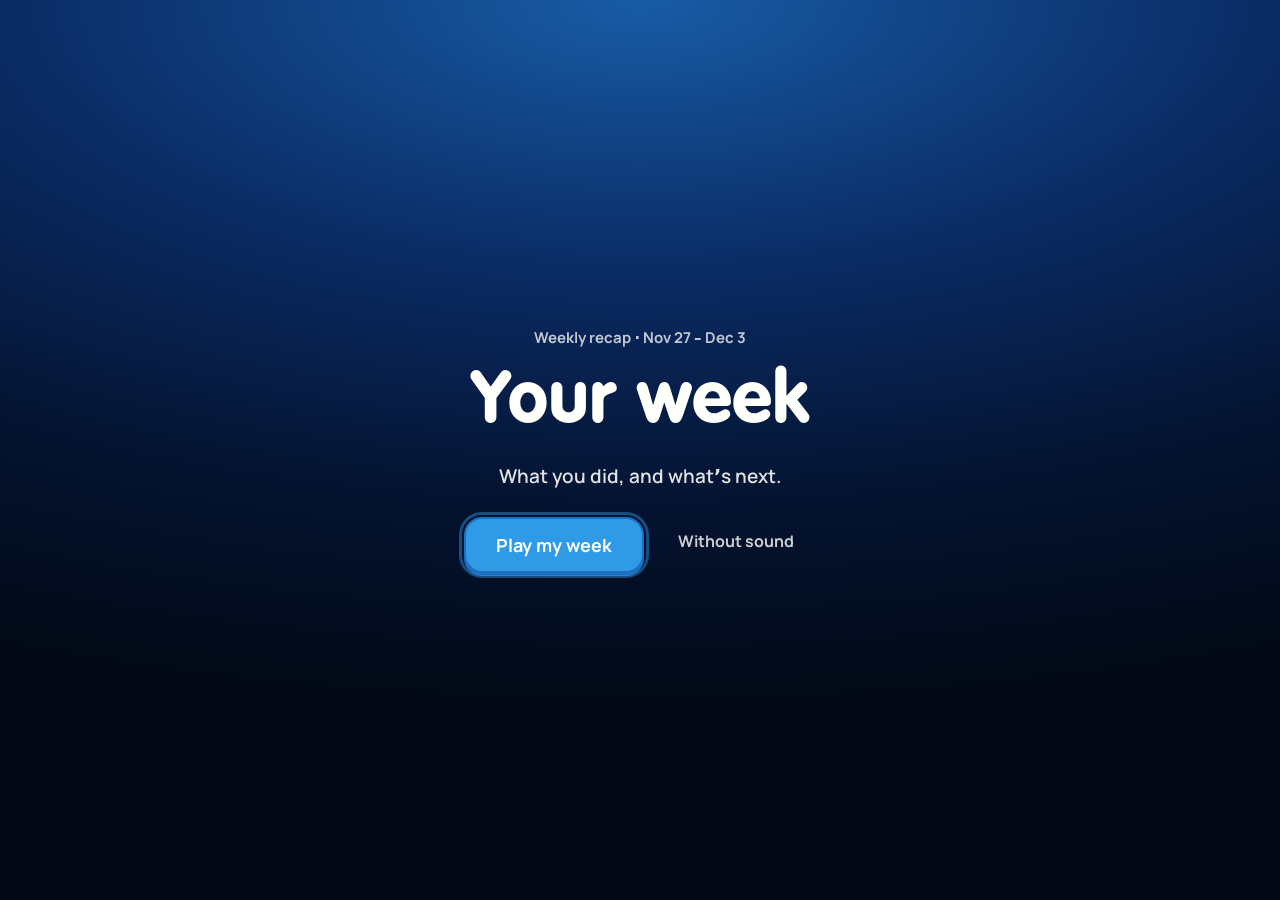
<file: weekly-recap/index.html>
<!doctype html>
<!--
  Sound design: Weekly Recap (an underwater trailer in miniature, ~37s, seven story cards)

  The week rises from the deep to the sunlit surface, and the score climbs with it.
  Music (procedural score, setIntensity): heartbeat + sub drone in the abyss (card 1, 0) → pulsing low strings
  as the week's lessons land (0.3 → 0.45) → taiko and toms when Algebra carries the week (0.62) → building
  under the riser (0.65 → 0.9) into a full hit on +90 (1.0) → riding high on the streak (0.85) → pulled back
  and reflective for what's left (0.5) → a warm, confident pulse under next week (0.42) → calm summary (0.3).
  Narration: four studio lines in the Origin Story voice; the music ducks under them. +90 has no voice.

  Events (score.sfx), each fired on its visual beat:
    whoosh   every card cut: a short upward water sweep (we're rising), ~0.4s.
    intro    title hits: "was your week." (card 1) and the "Done." stamp (card 2). Low boom + brass stab.
    sonar    each of the week's lessons landing (card 2), and the ready lessons pulsing on "we take it" (card 6).
             A soft sonar ping with a watery tail, ~0.6s.
    step     tight ticks: Algebra's bar segments slamming in, the streak dots, the next-week rows landing.
    riser    2.2s tension build that ends exactly on the +90 reveal.
    impact   the +90 reveal: sub drop + crash; the screen flashes and bubbles burst.
    unlock   the "Start" button arriving; a newly opened lesson after a completion.
    hover    pointer enters a lesson row (very soft, dry tick).
    select   a lesson row opens the lesson card (shared card plays it).
    back     the lesson card closes / leaving to the summary.
    start, complete   fired by the shared lesson card ("Start lesson" → mastered).
-->
<html lang="en">
<head>
<meta charset="utf-8">
<meta name="viewport" content="width=device-width, initial-scale=1, viewport-fit=cover">
<meta name="theme-color" content="#020A1C">
<title>Weekly Recap</title>
<link rel="icon" href="data:,">
<link rel="stylesheet" href="../shared/dolphin.css">
<style>
  /* Reference frame is 390×844. Every size is written in reference px × --px, so the story scales as one piece. */
  :root {
    --px: 1px; --st: 0px; --sb: 0px;
    --top: calc(var(--st) + var(--px) * 76);
    --hx: calc(var(--px) * 12);
    --bot: calc(var(--px) * 36);
    --gut: calc(var(--px) * 28);
    --ink-deep: #01040B;
    --text-2: rgba(255, 255, 252, 0.78);
    --text-3: rgba(255, 255, 252, 0.6);
    --line: rgba(217, 228, 242, 0.16);
  }
  /* In the desktop frame, a status-bar inset keeps the header clear of the rounded corners. */
  .mode-frame { --st: calc(var(--px) * 16); --hx: calc(var(--px) * 18); }
  .mode-phone { --st: env(safe-area-inset-top, 0px); --sb: env(safe-area-inset-bottom, 0px); --bot: calc(var(--sb) + 72px); }
  html, body { background: #030A18; color: var(--foam); overflow: hidden; }
  body { position: fixed; inset: 0; }
  [hidden] { display: none !important; }
  button { font: inherit; color: inherit; }

  /* ── Desktop backdrop: a calm glow that takes the colour of the current water ── */
  #ambient { position: fixed; inset: 0; pointer-events: none; }
  .amb { position: absolute; inset: 0; opacity: 0; transition: opacity 1100ms ease; }
  .amb.on { opacity: 1; }
  .mode-phone #ambient { display: none; }

  /* ── The phone ── */
  #phone { position: fixed; overflow: hidden; background: var(--ink-deep); isolation: isolate; touch-action: none; cursor: pointer;
    -webkit-user-select: none; user-select: none; -webkit-touch-callout: none; -webkit-tap-highlight-color: transparent;
    border-radius: calc(var(--px) * 46); box-shadow: 0 0 0 1px rgba(217, 228, 242, 0.1), 0 40px 90px rgba(0, 0, 0, 0.5), 0 12px 30px rgba(0, 0, 0, 0.35); }
  .mode-phone #phone { inset: 0; border-radius: 0; box-shadow: none; }
  #phone.summary { cursor: default; touch-action: pan-y; }

  #water { position: absolute; inset: 0; z-index: 0; }
  .wl { position: absolute; inset: 0; opacity: 0; transition: opacity 900ms cubic-bezier(.4, 0, .2, 1); }
  .wl.on { opacity: 1; }

  /* God-rays: soft shafts from the surface, swaying on the compositor (no filters). */
  #rays { position: absolute; inset: 0; overflow: hidden; pointer-events: none; opacity: 0; transition: opacity 1100ms ease; }
  .ray { position: absolute; top: -6%; height: 92%; transform-origin: 50% 0;
    background: linear-gradient(90deg, rgba(207, 239, 255, 0), rgba(207, 239, 255, 0.15) 50%, rgba(207, 239, 255, 0));
    clip-path: polygon(38% 0, 62% 0, 100% 100%, 0 100%);
    -webkit-mask-image: linear-gradient(180deg, #000 0%, rgba(0, 0, 0, 0.55) 40%, transparent 100%);
    mask-image: linear-gradient(180deg, #000 0%, rgba(0, 0, 0, 0.55) 40%, transparent 100%);
    animation: sway var(--d) ease-in-out infinite alternate; }
  @keyframes sway { from { transform: rotate(calc(var(--r) - 3.5deg)); } to { transform: rotate(calc(var(--r) + 3.5deg)); } }

  #fx { position: absolute; inset: 0; width: 100%; height: 100%; display: block; pointer-events: none; }
  #cards { position: absolute; inset: 0; z-index: 2; }
  #flash { position: absolute; inset: 0; z-index: 3; background: #FFFFFC; opacity: 0; pointer-events: none; }
  #scrim { position: absolute; inset: 0; z-index: 5; background: rgba(1, 6, 18, 0.5); opacity: 0; pointer-events: none; transition: opacity 200ms ease; }
  .mode-phone body.card-open #scrim { opacity: 1; pointer-events: auto; }

  /* ── Story header: progress segments, who/when, pause + close ── */
  #hdr { position: absolute; left: 0; right: 0; top: 0; z-index: 4; padding: calc(var(--st) + var(--px) * 10) var(--hx, calc(var(--px) * 12)) 0; transition: opacity 180ms ease; pointer-events: none; }
  #phone.held #hdr { opacity: 0; }
  .kg-sound { transition: opacity 180ms ease; }
  .mode-phone body.story-held .kg-sound { opacity: 0; pointer-events: none; }
  .bars { display: flex; gap: calc(var(--px) * 4); transition: opacity 200ms ease; }
  .seg { flex: 1; height: max(2px, calc(var(--px) * 3)); border-radius: 3px; background: rgba(255, 255, 252, 0.26); overflow: hidden; }
  .seg i { display: block; height: 100%; background: var(--foam); border-radius: inherit; transform-origin: 0 50%; transform: scaleX(0); }
  .hrow { display: flex; align-items: center; justify-content: space-between; gap: 8px; height: max(36px, calc(var(--px) * 36)); margin-top: calc(var(--px) * 8); }
  .who { display: flex; align-items: center; gap: calc(var(--px) * 8); min-width: 0; font: 700 calc(var(--px) * 13.5)/1 var(--font-body); color: var(--text-2); white-space: nowrap; }
  .who b { color: var(--foam); font-weight: 800; }
  .who .ws { width: calc(var(--px) * 30); flex: none; display: block; }
  .hb { display: flex; gap: 4px; pointer-events: auto; }
  .hbtn { width: max(36px, calc(var(--px) * 36)); height: max(36px, calc(var(--px) * 36)); border: 0; padding: 0; border-radius: 50%; background: transparent; color: var(--foam);
    display: grid; place-items: center; cursor: pointer; transition: background-color 120ms ease; }
  .hbtn:hover { background: rgba(255, 255, 252, 0.12); }
  .hbtn:focus-visible { outline: 2px solid rgba(255, 244, 78, 0.7); outline-offset: 1px; }
  .hbtn svg { width: 18px; height: 18px; }
  #phone.summary .bars, #phone.summary .who, #phone.summary .hb { opacity: 0; visibility: hidden; }

  /* On a real phone the sound buttons join the story header (top right), like a story viewer, and the dock spans the bottom. */
  .mode-phone .kg-sound { top: calc(var(--st) + var(--px) * 21 + 1px); right: calc(var(--px) * 12 + max(36px, calc(var(--px) * 36)) * 2 + 8px); bottom: auto; flex-direction: row; gap: 4px; }
  .mode-phone .kg-sound .kg-icon-btn { width: max(36px, calc(var(--px) * 36)); height: max(36px, calc(var(--px) * 36)); background: transparent; border: 0; box-shadow: none; backdrop-filter: none; -webkit-backdrop-filter: none; color: var(--foam); }
  .mode-phone .kg-dock { right: 12px; bottom: calc(var(--sb) + 12px); }
  .mode-phone .kg-card { left: 12px; right: 12px; width: auto; bottom: calc(var(--sb) + 64px); }
  /* Long "Next: …" labels in the shared card wrap inside the button instead of overflowing it. */
  .kg-card .actions .kg-btn { height: auto; min-height: 48px; padding: 8px 12px; line-height: 1.2; }

  /* Desktop: quiet previous / next buttons beside the frame. */
  .nav { position: fixed; z-index: 6; width: 44px; height: 44px; border-radius: 50%; border: 1px solid rgba(217, 228, 242, 0.16); background: rgba(10, 35, 79, 0.5);
    color: var(--foam); display: grid; place-items: center; cursor: pointer; transition: background-color 120ms ease, opacity 200ms ease, transform 120ms ease; }
  .nav:hover { background: rgba(30, 111, 190, 0.55); }
  .nav:active { transform: scale(0.94); }
  .nav:focus-visible { outline: 3px solid rgba(47, 154, 230, 0.5); outline-offset: 2px; }
  .nav svg { width: 18px; height: 18px; }
  .nav.off { opacity: 0; pointer-events: none; }
  .mode-phone .nav { display: none; }

  /* ── Cards ── */
  .card { position: absolute; left: 0; right: 0; top: var(--top); bottom: var(--bot); padding: 0 var(--gut);
    display: flex; flex-direction: column; justify-content: center; }
  .card.leaving { transition: opacity 200ms ease, transform 260ms cubic-bezier(.4, 0, .2, 1); opacity: 0; transform: translateY(calc(var(--px) * -28)); pointer-events: none; }
  .card > *, .stack > * { flex: none; }
  .stack { display: flex; flex-direction: column; align-items: flex-start; }

  .t-hero { font-family: var(--font-head); font-size: calc(var(--px) * 150); line-height: 0.92; letter-spacing: -0.02em; }
  .t-title { font-family: var(--font-head); font-size: calc(var(--px) * 46); line-height: 1.04; text-wrap: balance; }
  .t-mid { font-family: var(--font-head); font-size: calc(var(--px) * 28); line-height: 1.12; }
  .t-body { font: 700 calc(var(--px) * 17)/1.4 var(--font-body); color: var(--text-2); }
  .t-small { font: 700 calc(var(--px) * 14)/1.35 var(--font-body); color: var(--text-3); }
  .w { display: inline-block; white-space: nowrap; }
  .dg { display: inline-block; width: 0.6em; text-align: center; }
  .sun { color: var(--sun); }

  .sub { display: block; overflow: visible; }
  .sub .hull, .sub .sail, .sub .fin { fill: #0A234F; }
  .sub .rim { stroke: rgba(158, 223, 255, 0.7); stroke-width: 1.1; stroke-linecap: round; fill: none; }
  .sub .port { fill: var(--sun); }
  .sub .port2 { fill: rgba(255, 244, 78, 0.55); }

  /* 1 · Cold open */
  .c1 .c1-a { font-size: calc(var(--px) * 64); }
  .c1 .c1-b { margin-top: calc(var(--px) * 2); }
  .c1 .c1-d { margin-top: calc(var(--px) * 18); }
  .c1-sub { align-self: center; width: calc(var(--px) * 84); margin-top: calc(var(--px) * 96); }

  /* 2 · Seven lessons */
  .c2-head { display: flex; align-items: baseline; gap: calc(var(--px) * 12); }
  .c2-head .t-hero { font-size: calc(var(--px) * 124); color: var(--foam); }
  .c2-list { display: flex; flex-direction: column; margin-top: calc(var(--px) * 14); }
  .c2-row { display: flex; align-items: center; gap: calc(var(--px) * 12); height: calc(var(--px) * 40); opacity: 0; }
  .c2-day { width: calc(var(--px) * 34); font: 700 calc(var(--px) * 13.5)/1 var(--font-body); color: var(--text-3); }
  .c2-dot { width: calc(var(--px) * 9); height: calc(var(--px) * 9); border-radius: 50%; background: var(--hue); flex: none; box-shadow: 0 0 0 calc(var(--px) * 3) color-mix(in srgb, var(--hue) 22%, transparent); }
  .c2-name { font: 700 calc(var(--px) * 17)/1.2 var(--font-body); color: var(--foam); white-space: nowrap; overflow: hidden; text-overflow: ellipsis; min-width: 0; }
  .c2-done { color: var(--sun); margin-top: calc(var(--px) * 18); transform-origin: 0 60%; }

  /* 3 · The domain that carried the week */
  .c3 .c3-dom { font-size: calc(var(--px) * 68); line-height: 1; }
  .c3 .c3-sub { font-size: calc(var(--px) * 38); margin-top: calc(var(--px) * 4); }
  .c3-bar { display: flex; gap: calc(var(--px) * 4); width: 100%; height: calc(var(--px) * 18); margin-top: calc(var(--px) * 30); }
  .c3-seg { flex: 1; border-radius: calc(var(--px) * 5); background: rgba(255, 255, 252, 0.1); overflow: hidden; position: relative; }
  .c3-seg:first-child { border-radius: calc(var(--px) * 9) calc(var(--px) * 5) calc(var(--px) * 5) calc(var(--px) * 9); }
  .c3-seg:last-child { border-radius: calc(var(--px) * 5) calc(var(--px) * 9) calc(var(--px) * 9) calc(var(--px) * 5); }
  .c3-seg i { position: absolute; inset: 0; background: var(--hue); transform-origin: 0 50%; transform: scaleX(0); }
  .c3-seg.other i { opacity: 0.5; }
  .c3-glint { position: absolute; inset: 0; background: rgba(255, 255, 252, 0.9); opacity: 0; }
  .c3 .t-body { margin-top: calc(var(--px) * 14); }

  /* 4 · +90 */
  .c4-line { display: flex; align-items: baseline; gap: calc(var(--px) * 10); margin-top: calc(var(--px) * 6); color: var(--text-2); }
  .c4-arr { font: 700 0.7em/1 var(--font-body); opacity: 0.55; }
  .c4-to { color: var(--foam); transition: color 200ms ease; }
  .c4-to.lit { color: var(--sun); }
  .c4-hero { margin-top: calc(var(--px) * 10); transform-origin: 0 70%; }
  .c4-hero .pl { display: inline-block; width: 0.52em; }
  .c4-sub { width: calc(var(--px) * 76); margin-top: calc(var(--px) * 64); align-self: flex-end; margin-right: calc(var(--px) * 30); }

  /* 5 · Streak */
  .c5 .t-hero { color: var(--sun); transform-origin: 0 70%; }
  .c5-dots { display: flex; gap: calc(var(--px) * 7); margin-top: calc(var(--px) * 26); }
  .c5-dot { width: calc(var(--px) * 18); height: calc(var(--px) * 18); border-radius: 50%; box-shadow: inset 0 0 0 1.5px rgba(255, 255, 252, 0.3); position: relative; }
  .c5-dot i { position: absolute; inset: 0; border-radius: 50%; background: var(--foam); transform: scale(0); }
  .c5-dot.today i { background: var(--sun); }
  .c5-dot.today::after { content: ''; position: absolute; inset: calc(var(--px) * -5); border-radius: 50%; box-shadow: 0 0 0 1.5px rgba(255, 244, 78, 0.6); opacity: 0; }
  .c5-dot.today.live::after { animation: halo 1600ms ease-out infinite; }
  @keyframes halo { 0% { opacity: 0.9; transform: scale(0.8); } 100% { opacity: 0; transform: scale(1.5); } }
  .c5-dont { margin-top: calc(var(--px) * 22); }

  /* 6 · What's left (shared with the summary) */
  .c6-hero { margin-top: calc(var(--px) * 4); }
  .track { width: 100%; margin-top: calc(var(--px) * 34); }
  .tk-top { position: relative; height: calc(var(--px) * 22); }
  .tk-cur { position: absolute; bottom: 0; transform: translateX(-50%); font-family: var(--font-head); font-size: calc(var(--px) * 18); line-height: 1; color: var(--sun); white-space: nowrap; }
  .tk-bar { position: relative; height: calc(var(--px) * 6); margin-top: calc(var(--px) * 18); border-radius: 6px;
    background: repeating-linear-gradient(90deg, rgba(255, 255, 252, 0.3) 0 calc(var(--px) * 6), transparent calc(var(--px) * 6) calc(var(--px) * 11)); }
  .tk-fill { position: absolute; left: 0; top: 0; bottom: 0; border-radius: inherit; background: var(--foam); }
  .tk-week { position: absolute; top: 0; bottom: 0; border-radius: 0 6px 6px 0; background: var(--sun); }
  .tk-mk { position: absolute; top: 50%; width: calc(var(--px) * 46); transform: translate(-50%, -62%); }
  .tk-end { position: absolute; right: 0; top: 50%; width: calc(var(--px) * 12); height: calc(var(--px) * 12); margin-top: calc(var(--px) * -6); border-radius: 50%; box-shadow: inset 0 0 0 2px rgba(255, 255, 252, 0.7); background: rgba(2, 10, 28, 0.6); }
  .tk-bot { display: flex; justify-content: space-between; margin-top: calc(var(--px) * 12); }
  .tk-bot .t-small b { color: var(--foam); font-weight: 800; }
  .grid { display: grid; grid-template-columns: repeat(15, calc(var(--px) * 10)); gap: calc(var(--px) * 7); margin-top: calc(var(--px) * 34); align-self: flex-start; }
  .grid i { width: calc(var(--px) * 10); height: calc(var(--px) * 10); border-radius: 50%; box-shadow: inset 0 0 0 1.25px rgba(255, 255, 252, 0.28); }
  .grid i.m { background: rgba(255, 255, 252, 0.88); box-shadow: none; }
  .grid i.r { background: var(--sun); box-shadow: none; }
  .grid.pulse i.r { animation: rp 900ms ease-out; }
  @keyframes rp { 30% { transform: scale(1.45); box-shadow: 0 0 0 calc(var(--px) * 4) rgba(255, 244, 78, 0.25); } 100% { transform: none; } }
  .legend { display: flex; flex-wrap: wrap; align-items: center; gap: calc(var(--px) * 6) calc(var(--px) * 10); margin-top: calc(var(--px) * 16); font: 700 calc(var(--px) * 15)/1.3 var(--font-body); color: var(--foam); }
  .legend .sep { color: var(--text-3); }
  .legend .rd { color: var(--sun); display: inline-flex; align-items: center; gap: calc(var(--px) * 6); }
  .legend .rd::before { content: ''; width: calc(var(--px) * 8); height: calc(var(--px) * 8); border-radius: 50%; background: var(--sun); }

  /* 7 · Next week + summary rows */
  .c7 .t-body { margin-top: calc(var(--px) * 8); }
  .rows { display: flex; flex-direction: column; gap: calc(var(--px) * 10); width: 100%; margin-top: calc(var(--px) * 26); }
  .lrow { position: relative; display: flex; align-items: center; gap: calc(var(--px) * 12); width: 100%; min-height: calc(var(--px) * 64); padding: calc(var(--px) * 10) calc(var(--px) * 14) calc(var(--px) * 10) calc(var(--px) * 16);
    border-radius: calc(var(--px) * 18); border: 1px solid rgba(217, 228, 242, 0.14); background: rgba(2, 12, 32, 0.42); text-align: left; cursor: pointer;
    transition: border-color 120ms ease, background-color 120ms ease, transform 120ms ease; }
  .lrow:hover, .lrow:focus-visible, .lrow.sel { border-color: var(--hl); background: rgba(2, 12, 32, 0.58); outline: none; }
  .lrow:active { transform: scale(0.985); }
  .lrow .ld { width: calc(var(--px) * 10); height: calc(var(--px) * 10); border-radius: 50%; background: var(--hue); flex: none; }
  .lrow .lt { display: flex; flex-direction: column; gap: calc(var(--px) * 3); flex: 1; min-width: 0; }
  .lrow .ln { font: 800 calc(var(--px) * 16)/1.2 var(--font-body); color: var(--foam); white-space: nowrap; overflow: hidden; text-overflow: ellipsis; }
  .lrow .lm { font: 700 calc(var(--px) * 12.5)/1.2 var(--font-body); color: var(--text-3); white-space: nowrap; overflow: hidden; text-overflow: ellipsis; }
  .lrow .lp { font-family: var(--font-head); font-size: calc(var(--px) * 19); line-height: 1; color: var(--hl); flex: none; }
  .lrow .lp.new { font: 800 calc(var(--px) * 12)/1 var(--font-body); color: var(--ink); background: var(--sun); padding: calc(var(--px) * 5) calc(var(--px) * 8); border-radius: 999px; }
  .lrow svg { width: calc(var(--px) * 16); height: calc(var(--px) * 16); flex: none; color: var(--text-3); }
  .lrow.done { border-color: rgba(255, 244, 78, 0.6); }
  .lrow.done .lp { color: var(--sun); display: inline-flex; align-items: center; gap: 4px; font: 800 calc(var(--px) * 14)/1 var(--font-body); }
  .lrow.done .lp svg { color: var(--sun); }
  .plus { position: absolute; right: calc(var(--px) * 14); top: calc(var(--px) * -10); font-family: var(--font-head); font-size: calc(var(--px) * 20); color: var(--sun); pointer-events: none; animation: plus 1500ms cubic-bezier(.2, .8, .2, 1) forwards; }
  @keyframes plus { 0% { opacity: 0; transform: translateY(8px); } 15% { opacity: 1; transform: none; } 70% { opacity: 1; } 100% { opacity: 0; transform: translateY(-14px); } }
  .cta { width: 100%; margin-top: calc(var(--px) * 22); }
  .cta .kg-btn { width: 100%; height: max(48px, calc(var(--px) * 58)); border-radius: calc(var(--px) * 20); font: 800 calc(var(--px) * 17)/1 var(--font-body);
    white-space: nowrap; overflow: hidden; text-overflow: ellipsis; padding: 0 calc(var(--px) * 18); }
  .replay { align-self: center; display: inline-flex; align-items: center; gap: 8px; min-height: 44px; margin-top: calc(var(--px) * 8); padding: 0 16px; border: 0; border-radius: 999px;
    background: transparent; color: var(--text-2); font: 700 calc(var(--px) * 15)/1 var(--font-body); cursor: pointer; transition: color 120ms ease, background-color 120ms ease; }
  .replay:hover { color: var(--foam); background: rgba(255, 255, 252, 0.1); }
  .replay:focus-visible, .lrow:focus-visible, .cta .kg-btn:focus-visible { outline: 2px solid rgba(255, 244, 78, 0.75); outline-offset: 2px; }
  .replay svg { width: 16px; height: 16px; }

  /* Summary */
  .sm { justify-content: flex-start; overflow-y: auto; overflow-x: hidden; scrollbar-width: none; padding-top: calc(var(--px) * 2); padding-bottom: calc(var(--px) * 4); }
  .sm::-webkit-scrollbar { display: none; }
  .sm .t-title { font-size: calc(var(--px) * 40); }
  .sm-tiles { display: grid; grid-template-columns: repeat(3, minmax(0, 1fr)); gap: calc(var(--px) * 8); width: 100%; margin-top: calc(var(--px) * 14); }
  .tile { border-radius: calc(var(--px) * 18); background: rgba(2, 12, 32, 0.36); border: 1px solid rgba(217, 228, 242, 0.12); padding: calc(var(--px) * 12) calc(var(--px) * 12) calc(var(--px) * 11); min-width: 0; }
  .tile b { display: block; font-family: var(--font-head); font-weight: normal; font-size: calc(var(--px) * 32); line-height: 1; }
  .tile span { display: block; margin-top: calc(var(--px) * 6); font: 700 calc(var(--px) * 12.5)/1.2 var(--font-body); color: var(--text-3); white-space: nowrap; }
  .tile.bump b { animation: bump 700ms cubic-bezier(.2, .8, .2, 1.3); }
  @keyframes bump { 35% { transform: scale(1.18); color: var(--sun); } }
  .sm-h { margin-top: calc(var(--px) * 20); }
  .sm .track { margin-top: calc(var(--px) * 4); }
  .sm .rows { margin-top: calc(var(--px) * 10); gap: calc(var(--px) * 8); }
  .sm .lrow { min-height: calc(var(--px) * 58); }
  .sm .cta { margin-top: calc(var(--px) * 12); }

  @media (prefers-reduced-motion: reduce) {
    .ray { animation: none; transform: rotate(var(--r)); }
    .wl, .amb, #rays, .card.leaving { transition-duration: 1ms; }
    .grid.pulse i.r, .c5-dot.today.live::after, .tile.bump b, .plus { animation-duration: 1ms; }
  }
</style>
</head>
<body>
<div id="ambient" aria-hidden="true"></div>
<main id="phone" aria-label="Your weekly recap">
  <div id="water" aria-hidden="true"></div>
  <div id="rays" aria-hidden="true"></div>
  <canvas id="fx" aria-hidden="true"></canvas>
  <div id="cards" aria-live="polite"></div>
  <div id="flash"></div>
  <div id="scrim"></div>
  <header id="hdr">
    <div class="bars"></div>
    <div class="hrow"><div class="who"></div>
      <div class="hb"><button class="hbtn" id="bPause" type="button" aria-label="Pause" title="Pause (or press and hold)"></button>
      <button class="hbtn" id="bClose" type="button" aria-label="Close recap" title="Close (Esc)"></button></div></div>
  </header>
</main>
<button class="nav" id="nPrev" type="button" aria-label="Previous card" title="Previous (←)"></button>
<button class="nav" id="nNext" type="button" aria-label="Next card" title="Next (→ or Space)"></button>

<script type="module">
import { createGraph, DOMAIN_HUES, pct, clamp, projectedScore } from '../shared/graph.js';
import { mountChrome, params } from '../shared/chrome.js';
import { createLessonCard } from '../shared/lesson-card.js';

/* QA params: ?skipgate=1 · &card=N (1–7) · &t=seconds (within the card) · &summary=1 · &freeze=1 (hold time)
   · &demo=complete (finish the top recommended lesson) · &perf=1 (window.__perf frame log). */

const RM = matchMedia('(prefers-reduced-motion: reduce)').matches;
const M = RM ? 0 : 1; // motion multiplier for translate / scale offsets
const DAY = 86400000, FOAM = '#FFFFFC', SUN = '#FFF44E';
const FREEZE = params.has('freeze');
const graph = createGraph();

// ── utils ────────────────────────────────────────────────
const $ = (s, r = document) => r.querySelector(s);
const esc = (s) => String(s).replace(/[&<>"]/g, (c) => ({ '&': '&amp;', '<': '&lt;', '>': '&gt;', '"': '&quot;' }[c]));
const h = (tag, cls, html) => { const e = document.createElement(tag); if (cls) e.className = cls; if (html != null) e.innerHTML = html; return e; };
const add = (p, cls, html, tag = 'div') => { const e = h(tag, cls, html); p.append(e); return e; };
const seg = (t, a, b) => clamp((t - a) / (b - a), 0, 1);
const lerp = (a, b, k) => a + (b - a) * k;
const E = {
  outCubic: (x) => 1 - Math.pow(1 - x, 3),
  outExpo: (x) => (x >= 1 ? 1 : 1 - Math.pow(2, -10 * x)),
  inCubic: (x) => x * x * x,
  inOut: (x) => (x < 0.5 ? 4 * x * x * x : 1 - Math.pow(-2 * x + 2, 3) / 2),
  outBack: (x) => { const c1 = 1.7, c3 = c1 + 1; return 1 + c3 * Math.pow(x - 1, 3) + c1 * Math.pow(x - 1, 2); },
};
const dayStart = (d) => { const x = new Date(d); x.setHours(0, 0, 0, 0); return x.getTime(); };
const fmt = (t, o) => new Date(t).toLocaleDateString('en-US', o);
const hueOf = (l) => DOMAIN_HUES[l.domain.label];
function mix(hex, k, to = 255) {
  const n = parseInt(hex.slice(1), 16), c = [(n >> 16) & 255, (n >> 8) & 255, n & 255].map((v) => Math.round(v + (to - v) * k));
  return '#' + c.map((v) => v.toString(16).padStart(2, '0')).join('');
}
const light = (hex) => mix(hex, 0.42);
function rgba(hex, a) { const n = parseInt(hex.slice(1), 16); return `rgba(${(n >> 16) & 255},${(n >> 8) & 255},${n & 255},${clamp(a, 0, 1).toFixed(3)})`; }
/** Opacity + translate + scale in one write (no filters). */
function T(el, o = 1, x = 0, y = 0, s = 1) {
  el.style.opacity = o.toFixed(3);
  el.style.transform = x || y || s !== 1 ? `translate3d(${x.toFixed(1)}px, ${y.toFixed(1)}px, 0) scale(${s.toFixed(4)})` : '';
}
/** Split text into word spans (they still wrap). */
function words(el, text) {
  el.textContent = '';
  return text.split(' ').map((w, i, arr) => { const s = add(el, 'w', esc(w), 'span'); if (i < arr.length - 1) el.append(' '); return s; });
}
/** Fixed-width digits so a racing counter doesn't wobble. */
/** Write text only when it changes (a same-value write still costs a layout). */
function setText(el, str) { if (el._t !== str) { el._t = str; el.textContent = str; } }
function setDigits(el, str) {
  if (el._s === str) return;
  el._s = str;
  if (!el._d || el._d.length !== str.length) { el.textContent = ''; el._d = [...str].map(() => add(el, 'dg', '', 'span')); }
  [...str].forEach((c, i) => { if (el._d[i].textContent !== c) el._d[i].textContent = c; });
}
const ONES = ['zero', 'one', 'two', 'three', 'four', 'five', 'six', 'seven', 'eight', 'nine', 'ten', 'eleven', 'twelve', 'thirteen', 'fourteen', 'fifteen', 'sixteen', 'seventeen', 'eighteen', 'nineteen'];
const TENS = ['', '', 'twenty', 'thirty', 'forty', 'fifty', 'sixty', 'seventy', 'eighty', 'ninety'];
function spell(n) {
  if (n < 20) return ONES[n];
  if (n < 100) return TENS[Math.floor(n / 10)] + (n % 10 ? '-' + ONES[n % 10] : '');
  if (n < 1000) return ONES[Math.floor(n / 100)] + ' hundred' + (n % 100 ? ' and ' + spell(n % 100) : '');
  return spell(Math.floor(n / 1000)) + ' thousand' + (n % 1000 ? (n % 1000 < 100 ? ' and ' : ' ') + spell(n % 1000) : '');
}
const cap = (s) => s.charAt(0).toUpperCase() + s.slice(1);

const ICON = {
  pause: '<svg viewBox="0 0 24 24" fill="currentColor"><rect x="6" y="4.5" width="4" height="15" rx="1.3"/><rect x="14" y="4.5" width="4" height="15" rx="1.3"/></svg>',
  play: '<svg viewBox="0 0 24 24" fill="currentColor"><path d="M8 5.2v13.6a1 1 0 0 0 1.53.85l10.6-6.8a1 1 0 0 0 0-1.7L9.53 4.35A1 1 0 0 0 8 5.2z"/></svg>',
  close: '<svg viewBox="0 0 24 24" fill="none" stroke="currentColor" stroke-width="2.4" stroke-linecap="round"><path d="M6 6l12 12M18 6L6 18"/></svg>',
  left: '<svg viewBox="0 0 24 24" fill="none" stroke="currentColor" stroke-width="2.6" stroke-linecap="round" stroke-linejoin="round"><path d="M15 5l-7 7 7 7"/></svg>',
  right: '<svg viewBox="0 0 24 24" fill="none" stroke="currentColor" stroke-width="2.6" stroke-linecap="round" stroke-linejoin="round"><path d="M9 5l7 7-7 7"/></svg>',
  chev: '<svg viewBox="0 0 24 24" fill="none" stroke="currentColor" stroke-width="2.6" stroke-linecap="round" stroke-linejoin="round"><path d="M9 5l7 7-7 7"/></svg>',
  check: '<svg viewBox="0 0 24 24" fill="none" stroke="currentColor" stroke-width="3" stroke-linecap="round" stroke-linejoin="round"><path d="M5 12.5l4.5 4.5L19 7.5"/></svg>',
  replay: '<svg viewBox="0 0 24 24" fill="none" stroke="currentColor" stroke-width="2.4" stroke-linecap="round" stroke-linejoin="round"><path d="M4 12a8 8 0 1 0 2.4-5.7"/><path d="M4 4v5h5"/></svg>',
};
/** The recurring motif: a small, sleek research sub (side view, facing right). */
const SUB_SVG = `<svg class="sub" viewBox="0 0 72 30" aria-hidden="true">
  <path class="fin" d="M10.5 18.5 L3.2 12.6 Q2 11.9 2.4 13.2 L4.6 18.5 L2.4 23.8 Q2 25.1 3.2 24.4 Z"/>
  <path class="hull" d="M8 18.5 C8 13.6 17 10.6 30 10.2 H50 C59.5 10.2 66.5 13.6 66.5 18.5 C66.5 23.4 59.5 26.8 50 26.8 H30 C17 26.8 8 23.4 8 18.5 Z"/>
  <path class="sail" d="M33 10.8 L35.6 4.6 Q36 3.8 37 3.8 H45 Q46.4 3.8 46.8 5 L49 10.8 Z"/>
  <path class="rim" d="M15 13.3 C20 11.4 25 10.6 30 10.5 H50 C57 10.5 62.3 12.4 65 15.3"/>
  <path class="rim" d="M36 4.4 H45.6"/>
  <circle class="port" cx="57.5" cy="17.6" r="2.5"/><circle class="port2" cx="49" cy="17.6" r="1.8"/><circle class="port2" cx="41.5" cy="17.6" r="1.8"/>
</svg>`;

// ── chrome + sound ───────────────────────────────────────
let D = null; // this week's data (recomputed on replay so new wins show up)
const prior = new Map(); // progress a lesson had before it was finished in this session
function weekData() {
  const today = dayStart(Date.now()), from = today - 7 * DAY;
  const lessons = graph.leaves.filter((l) => l.state === 'mastered' && l.masteredAt && l.masteredAt.getTime() >= from)
    .sort((a, b) => a.masteredAt - b.masteredAt);
  const st = graph.stats();
  // "Before": the same graph with this week's lessons not yet mastered.
  const saved = lessons.map((l) => [l, l.mastered, l.progress]);
  for (const l of lessons) { l.mastered = false; l.progress = prior.get(l) ?? 0; }
  graph.recompute();
  const before = projectedScore(graph.root.m);
  for (const [l, m, p] of saved) { l.mastered = m; l.progress = p; }
  graph.recompute();
  const byDom = new Map();
  for (const l of lessons) byDom.set(l.domain, (byDom.get(l.domain) || 0) + 1);
  const top = [...byDom.entries()].sort((a, b) => b[1] - a[1] || a[0].index - b[0].index)[0];
  const to = Math.max(from, today - DAY);
  const range = new Date(from).getMonth() === new Date(to).getMonth()
    ? `${fmt(from, { month: 'short', day: 'numeric' })} – ${new Date(to).getDate()}`
    : `${fmt(from, { month: 'short', day: 'numeric' })} – ${fmt(to, { month: 'short', day: 'numeric' })}`;
  return { lessons, st, before, after: st.score, gain: st.score - before, top: top ? { d: top[0], n: top[1] } : null, range,
    left: st.total - st.mastered, ready: st.frontier, gap: Math.max(0, st.goalScore - st.score), base: projectedScore(0), next: recommend(3) };
}
/** Next lessons: highest in-progress first, one per domain, then fill. */
function recommend(n) {
  const fr = graph.frontierLessons().sort((a, b) => b.progress - a.progress || a.domainIndex - b.domainIndex || a.id - b.id);
  const out = [], seen = new Set();
  for (const l of fr) if (out.length < n && !seen.has(l.domain)) { out.push(l); seen.add(l.domain); }
  for (const l of fr) if (out.length < n && !out.includes(l)) out.push(l);
  return out;
}
D = weekData();
const lines = (d) => ({
  open: 'This... was your week.',
  done: `${cap(spell(d.lessons.length))} lessons. Done.`,
  streak: `${cap(spell(d.st.streak))} days in a row. Don't stop now.`,
  left: `${cap(spell(d.gap))} points to go. Next week... we take it.`,
});

const { score } = mountChrome({
  id: 'weekly-recap',
  eyebrow: `Weekly recap · ${D.range}`,
  title: 'Your week',
  tagline: 'What you did, and what’s next.',
  gateBackground: 'radial-gradient(130% 80% at 50% 0%, #185CA6 0%, #0A2B64 38%, #041330 70%, #020814 100%)',
  dark: true,
  beginLabel: 'Play my week',
  voiceDefault: true,
  onBegin: () => start(),
});
score.setVoiceClips({
  'This... was your week.': './voice/wk-0.mp3',
  'Seven lessons. Done.': './voice/wk-1.mp3',
  "Twelve days in a row. Don't stop now.": './voice/wk-3.mp3',
  'Three hundred and twenty points to go. Next week... we take it.': './voice/wk-4.mp3',
});
const say = (text) => { score.narrate(text).catch(() => {}); };
/** Cut a line that's still playing (manual skip) so lines never overlap another card. */
const hushVoice = () => { if (score.voiceOn) { score.setVoice(false); score.setVoice(true); } };
// Every sound is a semantic event; the shared score plays it with the recap's underwater engine.
const sfx = (name) => { score.sfx(name); };
// Hover ticks only for a pointer that is actually moving (not rows sliding in under a still cursor).
let lastMove = 0;
addEventListener('pointermove', (e) => { if (e.pointerType === 'mouse') lastMove = performance.now(); }, { passive: true });

// ── DOM refs ─────────────────────────────────────────────
const phone = $('#phone'), waterEl = $('#water'), raysEl = $('#rays'), cardsEl = $('#cards'), flashEl = $('#flash');
const cv = $('#fx'), g = cv.getContext('2d');
const bPause = $('#bPause'), bClose = $('#bClose'), nPrev = $('#nPrev'), nNext = $('#nNext');
bPause.innerHTML = ICON.pause; bClose.innerHTML = ICON.close; nPrev.innerHTML = ICON.left; nNext.innerHTML = ICON.right;
$('.who').innerHTML = `<span class="ws">${SUB_SVG}</span><b>Weekly recap</b>`;

// Water by card: the week rises from the abyss to sunlit water. Index 7 = summary.
const WATER = [
  ['#06183A', '#030C22', '#01040B'],
  ['#09275A', '#041533', '#020815'],
  ['#0D3775', '#07204A', '#030F27'],
  ['#12488C', '#0B2D66', '#051837'],
  ['#185DA7', '#0F3D7D', '#07224D'],
  ['#2172BD', '#144D91', '#092C5E'],
  ['#2D8AD5', '#185CA4', '#0B356E'],
  ['#2A84CF', '#16559B', '#0A3168'],
];
const SURFACE = [0, 0, 0.05, 0.12, 0.25, 0.45, 0.7, 0.6];
const RAYS = [0.06, 0.14, 0.3, 0.42, 0.6, 0.8, 1, 0.85];
const waterLayers = WATER.map((c, i) => {
  const e = add(waterEl, 'wl');
  e.style.background = `radial-gradient(130% 34% at 50% 0%, rgba(207, 239, 255, ${(0.32 * SURFACE[i]).toFixed(3)}), rgba(207, 239, 255, 0) 70%), linear-gradient(180deg, ${c[0]} 0%, ${c[1]} 55%, ${c[2]} 100%)`;
  return e;
});
const ambLayers = WATER.map((c) => { const e = add($('#ambient'), 'amb'); e.style.background = `radial-gradient(46% 62% at 50% 46%, ${rgba(c[0], 0.34)}, rgba(3, 10, 24, 0) 72%)`; return e; });
[[18, -14, 22, 9.5], [36, -6, 16, 12], [54, 4, 26, 10.5], [72, 12, 18, 13], [88, 20, 14, 11]].forEach(([x, r, w, d]) => {
  const e = add(raysEl, 'ray');
  e.style.left = (x - w / 2) + '%'; e.style.width = w + '%'; e.style.setProperty('--r', r + 'deg'); e.style.setProperty('--d', d + 's');
});
let zTop = 1, waterIdx = -1;
function setWater(i) {
  if (i === waterIdx) return;
  waterIdx = i;
  waterLayers.forEach((e, k) => { if (k === i) { e.style.zIndex = String(++zTop); e.classList.add('on'); } });
  // Older layers fade out only after the new one has covered them.
  setTimeout(() => waterLayers.forEach((e, k) => { if (k !== waterIdx) e.classList.remove('on'); }), RM ? 0 : 950);
  ambLayers.forEach((e, k) => e.classList.toggle('on', k === i));
  raysEl.style.opacity = String(RAYS[i]);
}

// ── layout: full-screen on phones, a phone-sized frame on desktop ──
let phoneMode = false, FW = 390, FH = 844, PX = 1, DPR = 1, frameRect = { left: 0, top: 0, width: 390, height: 844 };
function layout() {
  const vw = innerWidth, vh = innerHeight;
  phoneMode = vw <= 600;
  const root = document.documentElement;
  root.classList.toggle('mode-phone', phoneMode);
  root.classList.toggle('mode-frame', !phoneMode);
  if (phoneMode) {
    FW = vw; FH = vh; PX = Math.min(vw / 390, vh / 760);
    phone.style.left = phone.style.top = phone.style.width = phone.style.height = '';
    frameRect = { left: 0, top: 0, width: vw, height: vh };
  } else {
    const s = Math.max(0.4, Math.min(1, (vh - 96) / 844, (vw - 48) / 390));
    FW = Math.round(390 * s); FH = Math.round(844 * s); PX = s;
    const left = Math.round((vw - FW) / 2), top = Math.round(20 + (vh - 96 - FH) / 2);
    Object.assign(phone.style, { left: left + 'px', top: top + 'px', width: FW + 'px', height: FH + 'px' });
    frameRect = { left, top, width: FW, height: FH };
    const ny = top + FH / 2 - 22;
    Object.assign(nPrev.style, { left: (left - 68) + 'px', top: ny + 'px' });
    Object.assign(nNext.style, { left: (left + FW + 24) + 'px', top: ny + 'px' });
  }
  root.style.setProperty('--px', PX.toFixed(4) + 'px');
  DPR = Math.min(2, devicePixelRatio || 1);
  cv.width = Math.round(FW * DPR); cv.height = Math.round(FH * DPR);
  seedSnow();
  if (lessonCard?.lesson) placeLessonCard();
}

// ── FX canvas: marine snow, bubbles, sonar rings, glow, dolphins, surface caustics ──
const snow = [], bubbles = [], rings = [], dolphins = [];
const FX = { flash: 0, shake: 0, rise: 0, emitAcc: 0 };
const mkSprite = (size, draw) => { const c = document.createElement('canvas'); c.width = c.height = size; draw(c.getContext('2d'), size); return c; };
const BUBBLE = mkSprite(64, (x, s) => {
  const r = s / 2 - 3;
  const gr = x.createRadialGradient(s * 0.42, s * 0.4, r * 0.1, s / 2, s / 2, r);
  gr.addColorStop(0, 'rgba(207,239,255,0.05)'); gr.addColorStop(0.8, 'rgba(207,239,255,0.12)'); gr.addColorStop(1, 'rgba(207,239,255,0.5)');
  x.fillStyle = gr; x.beginPath(); x.arc(s / 2, s / 2, r, 0, Math.PI * 2); x.fill();
  x.strokeStyle = 'rgba(230,247,255,0.75)'; x.lineWidth = 2.5; x.stroke();
  x.fillStyle = 'rgba(255,255,255,0.9)'; x.beginPath(); x.ellipse(s * 0.36, s * 0.33, r * 0.22, r * 0.14, -0.7, 0, Math.PI * 2); x.fill();
});
const GLOW = mkSprite(256, (x, s) => {
  const gr = x.createRadialGradient(s / 2, s / 2, 0, s / 2, s / 2, s / 2);
  gr.addColorStop(0, 'rgba(95,198,247,0.9)'); gr.addColorStop(0.35, 'rgba(47,154,230,0.35)'); gr.addColorStop(1, 'rgba(30,111,190,0)');
  x.fillStyle = gr; x.fillRect(0, 0, s, s);
});
// An elegant bottlenose silhouette, facing right (≈206 × 74 units).
const DOLPHIN = new Path2D('M206 44 C201 42.6 195 41.8 189 41.2 C184 40.6 183 34 176 30 C168 25.4 158 23.4 146 22.8 C138 22.4 130 22 124 21.8 C116 16 106 6.5 91 2.6 C96 8 98 15 101 22.6 C78 26.4 50 32.6 30 37.6 C22 38.4 13 33.4 2 23.5 C5.4 31 8.4 37 12.6 41.2 C8.4 45.4 5.4 51.4 2 58.6 C13 48.6 21 45.6 30 44.4 C52 47.6 82 52.6 110 55 C109 61 106.6 66.8 101.4 72.6 C111 68.2 119.6 62 127 56.4 C148 55.6 168 53.4 180 50 C188 47.6 198 45.6 206 44 Z');
function seedSnow() {
  const n = Math.round(clamp((FW * FH) / 7000, 30, 70));
  snow.length = 0;
  for (let i = 0; i < n; i++) snow.push({ x: Math.random() * FW, y: Math.random() * FH, r: 0.6 + Math.random() * 1.4, a: 0.15 + Math.random() * 0.45, vy: 3 + Math.random() * 8, ph: Math.random() * 6.28 });
}
const BMAX = 90;
for (let i = 0; i < BMAX; i++) bubbles.push({ on: false });
function bubble(x, y, r, vy, vx = 0) {
  const b = bubbles.find((q) => !q.on);
  if (!b) return;
  Object.assign(b, { on: true, x, y, x0: x, r, vy, vx, ph: Math.random() * 6.28, f: 1.5 + Math.random() * 2, amp: 2 + Math.random() * 5, life: 0, max: 2.5 + Math.random() * 3 });
}
function burst(x, y, n, spread = 60) {
  for (let i = 0; i < n; i++) {
    const a = Math.random() * Math.PI * 2, d = Math.random() * spread * PX;
    bubble(x + Math.cos(a) * d, y + Math.sin(a) * d * 0.6, (1.5 + Math.random() * 5) * PX, -(60 + Math.random() * 160) * PX * (RM ? 0.5 : 1), (Math.random() - 0.5) * 60 * PX);
  }
}
function ring(x, y, { r0 = 4, r1 = 46, dur = 1.1, color = '#9EDFFF', a = 0.55, w = 1.5 } = {}) {
  if (rings.length > 14) rings.shift();
  rings.push({ x, y, r0: r0 * PX, r1: r1 * PX, dur, c: color, a, w, life: 0 });
}
/** A dolphin glides across: y is a fraction of the frame height, dir 1 = left→right. */
function dolphin({ y = 0.2, dir = 1, dur = 4, s = 1, a = 0.45, arc = 0.04, delay = 0 } = {}) {
  dolphins.push({ y, dir, dur: dur * (RM ? 1.4 : 1), s, a, arc, life: -delay, fade: 1, out: false });
}
const flash = (a) => { FX.flash = Math.max(FX.flash, RM ? a * 0.3 : a); };
const shake = (a) => { if (!RM) FX.shake = Math.max(FX.shake, a * PX); };
const FXD = { snow: 0.6, bubbles: 0.4, caustic: 0, glow: null, emit: null };

function drawFx(dt, P) {
  g.setTransform(DPR, 0, 0, DPR, 0, 0);
  g.clearRect(0, 0, FW, FH);
  const t = clock;
  // Surface caustics near the top of sunlit water.
  if (P.caustic > 0.01) {
    g.globalCompositeOperation = 'lighter';
    g.lineWidth = 1.2 * PX;
    for (let k = 0; k < 3; k++) {
      g.strokeStyle = `rgba(230,247,255,${(0.07 * P.caustic * (1 - k * 0.25)).toFixed(3)})`;
      g.beginPath();
      const y0 = (14 + k * 15) * PX;
      for (let x = -10; x <= FW + 10; x += 14) {
        const y = y0 + Math.sin(x * 0.021 / PX + t * (0.7 + k * 0.2) + k * 1.7) * 3.5 * PX + Math.sin(x * 0.05 / PX - t * 1.1) * 1.5 * PX;
        x === -10 ? g.moveTo(x, y) : g.lineTo(x, y);
      }
      g.stroke();
    }
    g.globalCompositeOperation = 'source-over';
  }
  // Marine snow drifts down; a card cut "rises" through it.
  if (P.snow > 0.01) {
    g.fillStyle = '#CFEFFF';
    const rise = FX.rise * PX;
    for (const p of snow) {
      p.y += (p.vy * PX + rise) * dt;
      if (p.y > FH + 4) { p.y = -4; p.x = Math.random() * FW; }
      const x = p.x + Math.sin(t * 0.4 + p.ph) * 6 * PX;
      g.globalAlpha = p.a * P.snow;
      const r = p.r * PX;
      g.fillRect(x - r / 2, p.y - r / 2, r, r);
    }
    g.globalAlpha = 1;
  }
  // Dolphins (behind everything else on the canvas).
  for (let i = dolphins.length - 1; i >= 0; i--) {
    const d = dolphins[i];
    d.life += dt;
    if (d.out) d.fade -= dt * 3;
    if (d.life < 0) continue;
    const k = d.life / d.dur;
    if (k >= 1 || d.fade <= 0) { dolphins.splice(i, 1); continue; }
    const len = 168 * PX * d.s, sc = len / 206;
    const x = d.dir > 0 ? lerp(-len * 0.6, FW + len * 0.6, k) : lerp(FW + len * 0.6, -len * 0.6, k);
    const y = (d.y - Math.sin(k * Math.PI) * d.arc) * FH;
    const ang = -Math.cos(k * Math.PI) * d.arc * 2.2 * d.dir * -1 + (RM ? 0 : Math.sin(t * 5.5 + i) * 0.025);
    const edge = Math.min(1, k * 6, (1 - k) * 6);
    g.save();
    g.globalAlpha = d.a * edge * clamp(d.fade, 0, 1);
    g.translate(x, y); g.rotate(ang * d.dir); g.scale(d.dir * sc, sc); g.translate(-104, -37);
    g.fillStyle = '#020B1E';
    g.fill(DOLPHIN);
    g.restore();
  }
  g.globalCompositeOperation = 'lighter';
  if (P.glow && P.glow.a > 0.004) {
    const r = P.glow.r * PX;
    g.globalAlpha = clamp(P.glow.a, 0, 1);
    g.drawImage(GLOW, P.glow.x - r, P.glow.y - r, r * 2, r * 2);
    g.globalAlpha = 1;
  }
  for (let i = rings.length - 1; i >= 0; i--) {
    const q = rings[i];
    q.life += dt;
    const k = q.life / q.dur;
    if (k >= 1) { rings.splice(i, 1); continue; }
    g.strokeStyle = rgba(q.c, q.a * (1 - k) * (1 - k));
    g.lineWidth = q.w * PX;
    g.beginPath(); g.arc(q.x, q.y, lerp(q.r0, q.r1, E.outCubic(k)), 0, Math.PI * 2); g.stroke();
  }
  g.globalCompositeOperation = 'source-over';
  // Bubbles: an ambient trickle plus bursts and trails.
  FX.emitAcc += dt * P.bubbles * (RM ? 0.5 : 1);
  while (FX.emitAcc > 1) { FX.emitAcc -= 1; bubble(Math.random() * FW, FH + 8, (1.4 + Math.random() * 3) * PX, -(28 + Math.random() * 50) * PX); }
  if (P.emit && !RM) for (let n = 0; n < P.emit.n; n++) bubble(P.emit.x + (Math.random() - 0.5) * 6 * PX, P.emit.y + (Math.random() - 0.5) * 6 * PX, (1 + Math.random() * 2.2) * PX, -(30 + Math.random() * 40) * PX, -(20 + Math.random() * 30) * PX);
  for (const b of bubbles) {
    if (!b.on) continue;
    b.life += dt;
    b.vx *= Math.pow(0.2, dt);
    b.x0 += b.vx * dt; b.y += (b.vy + FX.rise * PX * 0.6) * dt;
    if (b.y < -12 || b.life > b.max) { b.on = false; continue; }
    const x = b.x0 + Math.sin(b.life * b.f + b.ph) * b.amp * PX;
    g.globalAlpha = Math.min(1, b.life * 4, (b.max - b.life) * 1.5, b.y / (FH * 0.12)) * 0.85;
    g.drawImage(BUBBLE, x - b.r, b.y - b.r, b.r * 2, b.r * 2);
  }
  g.globalAlpha = 1;
}

/** Centre of an element in frame coordinates, ignoring transforms (layout position). */
function centerOf(el) {
  let x = el.offsetWidth / 2, y = el.offsetHeight / 2;
  for (let n = el; n && n !== phone; n = n.offsetParent) { x += n.offsetLeft; y += n.offsetTop; }
  return { x, y };
}
const heartbeat = (t) => {
  const P = 1.76, u = ((t % P) + P) % P, p = (x) => (x < 0 ? 0 : Math.exp(-x * 9));
  return Math.min(1, p(u) + 0.6 * p(u - 0.44));
};

// ── lesson card ──────────────────────────────────────────
let silentClose = false;
const lessonCard = createLessonCard(graph, {
  score, caption: () => {},
  onComplete: (evt) => onLessonComplete(evt),
  onOpen: (n) => { if (n.state !== 'mastered' && !prior.has(n)) prior.set(n, n.progress); document.body.classList.add('card-open'); placeLessonCard(); markSel(n); },
  onClose: () => { document.body.classList.remove('card-open'); markSel(null); if (!silentClose) sfx('back'); },
});
/** Desktop: beside the phone so the story stays visible. Phone: the shared bottom sheet. */
function placeLessonCard() {
  const c = lessonCard.el, s = c.style;
  s.left = s.right = s.top = s.bottom = s.width = '';
  if (phoneMode) return;
  const fr = frameRect, room = innerWidth - (fr.left + fr.width);
  const w = c.offsetWidth || 400;
  if (room >= w + 104) {
    Object.assign(s, { left: (fr.left + fr.width + 84) + 'px', right: 'auto', bottom: (innerHeight - fr.top - fr.height) + 'px', top: 'auto' });
  } else {
    Object.assign(s, { left: (fr.left + 12) + 'px', right: 'auto', width: (fr.width - 24) + 'px', bottom: (innerHeight - fr.top - fr.height + 12) + 'px', top: 'auto' });
  }
}
function markSel(n) { for (const b of cardsEl.querySelectorAll('.lrow')) b.classList.toggle('sel', !!n && b._l === n); }

function lessonRow(l, fresh) {
  const b = h('button', 'lrow');
  b.type = 'button'; b._l = l;
  b.style.setProperty('--hue', hueOf(l)); b.style.setProperty('--hl', light(hueOf(l)));
  const right = fresh.has(l) ? '<span class="lp new">New</span>' : `<span class="lp">${l.progress > 0 ? pct(l.progress) : 'Ready'}</span>`;
  b.innerHTML = `<i class="ld"></i><span class="lt"><span class="ln">${esc(l.label)}</span><span class="lm">${esc(l.domain.label)}</span></span>${right}${ICON.chev}`;
  b.setAttribute('aria-label', `${l.label}, ${l.domain.label}. ${l.progress > 0 ? pct(l.progress) + ' done' : 'Ready to start'}.`);
  b.addEventListener('pointerenter', (e) => { if (e.pointerType === 'mouse' && performance.now() - lastMove < 120) sfx('hover'); });
  b.addEventListener('click', () => lessonCard.open(l));
  return b;
}
/** Rows + Start + Replay, shared by card 7 and the summary. Re-renders after a completion. */
const fresh = new Set();
function nextBlock(parent) {
  const rowsEl = add(parent, 'rows');
  const cta = add(parent, 'cta');
  const btn = add(cta, 'kg-btn sun', '', 'button');
  btn.type = 'button';
  const rp = add(parent, 'replay', `${ICON.replay}<span>Replay my week</span>`, 'button');
  rp.type = 'button';
  rp.addEventListener('click', () => replay());
  btn.addEventListener('click', () => { const l = btn._l; if (l) lessonCard.open(l); });
  function fill() {
    const list = recommend(3);
    rowsEl.replaceChildren(...list.map((l) => lessonRow(l, fresh)));
    btn._l = list[0] || null;
    btn.textContent = list[0] ? `Start: ${list[0].label}` : 'All caught up';
    btn.disabled = !list[0];
    if (lessonCard.lesson) markSel(lessonCard.lesson);
  }
  fill();
  return { rowsEl, cta, btn, rp, fill };
}
let block = null;
function onLessonComplete(evt) {
  evt.unlocked.forEach((l) => fresh.add(l));
  const el = block && [...block.rowsEl.children].find((b) => b._l === evt.lesson);
  if (el) {
    el.classList.add('done');
    el.querySelector('.lp').outerHTML = `<span class="lp">${ICON.check}Done</span>`;
    const c = centerOf(el);
    burst(c.x, c.y, 26, 80);
    const gain = evt.stats.score - (el._score ?? D.after);
    if (evt.stats.score > curScore) { add(el, 'plus', `+${evt.stats.score - curScore}`, 'span'); }
    void gain;
  }
  curScore = evt.stats.score;
  if (mode === 'summary') refreshSummaryStats();
  setTimeout(() => {
    if (!block || !block.rowsEl.isConnected) return;
    block.fill();
    if (evt.unlocked.length) sfx('unlock');
  }, 1300);
}
let curScore = D.after;

// ═════════════════════ CARDS ═════════════════════
// Each card: one idea, big type, one supporting line. render(lt) is a pure function of card time;
// cues fire once when playback crosses them. Voice starts are timed to the pauses inside each clip.

/* 1 · Cold open. Voice (1.6s): "This..." 0.05–0.4 · "was your week." 0.8–1.5. Deep water, a heartbeat sonar from the sub. */
function cOpen(root, d) {
  const V = 0.6;
  root.classList.add('c1');
  const st = add(root, 'stack');
  const a = add(st, 't-title c1-a', 'This');
  const b = add(st, 't-title c1-b');
  const bw = words(b, 'was your week.');
  const date = add(st, 't-body c1-d', esc(d.range));
  const subw = add(st, 'c1-sub', SUB_SVG);
  let beat = -1, sp = null;
  return {
    dur: 4.6,
    measure() { sp = centerOf(subw); sp.x += subw.offsetWidth * 0.3; },
    music: () => [0, 1],
    fx: (lt) => ({ snow: 0.7, bubbles: 0.5, glow: sp ? { x: sp.x + Math.sin(lt * 0.6) * 6 * PX * M, y: sp.y, r: 90, a: 0.06 + 0.22 * heartbeat(lt) * seg(lt, 0, 1) } : null }),
    render(lt) {
      const ka = E.outCubic(seg(lt, V, V + 0.5));
      T(a, seg(lt, V, V + 0.22), 0, (1 - ka) * 16 * PX * M);
      bw.forEach((w, j) => { const t0 = V + 0.8 + j * 0.15, k = E.outCubic(seg(lt, t0, t0 + 0.45)); T(w, seg(lt, t0, t0 + 0.2), 0, (1 - k) * 16 * PX * M); });
      const kd = E.outCubic(seg(lt, V + 2.0, V + 2.5));
      T(date, seg(lt, V + 2.0, V + 2.4), 0, (1 - kd) * 8 * PX * M);
      T(subw, 0.3 + 0.7 * seg(lt, 0, 1.4), Math.sin(lt * 0.6) * 6 * PX * M, Math.sin(lt * 0.9) * 3 * PX * M);
      const bi = Math.floor(lt / 1.76);
      if (bi !== beat) { beat = bi; if (sp && lt > 0.05) ring(sp.x + Math.sin(lt * 0.6) * 6 * PX * M, sp.y, { r1: 120, dur: 1.6, a: 0.35, color: '#5FC6F7' }); }
    },
    cues: [[V, () => say(lines(d).open)], [V + 0.8, () => sfx('intro')]],
  };
}

/* 2 · The week's lessons land one by one (sonar), then the count. Voice (1.6s): "Seven lessons." 0–0.9 · "Done." 1.2–1.5. */
function cLessons(root, d) {
  const L = d.lessons, n = L.length, R0 = 0.45, RS = n > 1 ? Math.min(0.42, 2.6 / (n - 1)) : 0, V = R0 + (n - 1) * RS + 0.5, DONE = V + 1.2;
  root.classList.add('c2');
  const head = add(root, 'c2-head');
  const num = add(head, 't-hero');
  const lab = add(head, 't-mid', 'lessons.');
  const list = add(root, 'c2-list');
  const rows = L.map((l) => {
    const r = add(list, 'c2-row');
    r.style.setProperty('--hue', hueOf(l));
    r.innerHTML = `<span class="c2-day">${fmt(l.masteredAt, { weekday: 'short' })}</span><i class="c2-dot"></i><span class="c2-name">${esc(l.label)}</span>`;
    return r;
  });
  const done = add(root, 't-title c2-done', 'Done.');
  let dots = [];
  return {
    dur: DONE + 1.4,
    measure() { dots = rows.map((r) => centerOf(r.querySelector('.c2-dot'))); },
    music: (lt) => [0.3 + 0.15 * seg(lt, R0, V), 0.6],
    fx: () => ({ snow: 0.6, bubbles: 0.5 }),
    render(lt) {
      let c = 0, lastT = -9;
      rows.forEach((r, i) => {
        const t0 = R0 + i * RS, k = E.outCubic(seg(lt, t0, t0 + 0.4));
        T(r, seg(lt, t0, t0 + 0.16), (1 - k) * 32 * PX * M, 0);
        if (lt >= t0) { c = i + 1; lastT = t0; }
      });
      setText(num, String(c));
      setText(lab, c === 1 ? 'lesson.' : 'lessons.');
      const pk = 1 - seg(lt, lastT, lastT + 0.22), vk = 1 - seg(lt, V, V + 0.3);
      T(head, seg(lt, R0, R0 + 0.16), 0, 0, 1 + (0.06 * pk + (lt >= V ? 0.06 * vk : 0)) * M);
      head.style.transformOrigin = '0 80%';
      const kd = E.outBack(seg(lt, DONE, DONE + 0.4));
      T(done, seg(lt, DONE, DONE + 0.1), 0, 0, M ? lerp(1.5, 1, clamp(kd, 0, 1.2)) : 1);
    },
    cues: [
      ...rows.map((r, i) => [R0 + i * RS, () => { sfx('sonar'); const p = dots[i]; if (p) ring(p.x, p.y, { r1: 34, dur: 0.9, a: 0.6, color: light(hueOf(L[i])) }); }]),
      [V, () => say(lines(d).done)],
      [DONE, () => { sfx('intro'); shake(4); }],
    ],
  };
}

/* 3 · The domain with the most gains. No voice. The bar slams full, one segment per lesson; a dolphin passes overhead. */
function cTop(root, d) {
  const dom = d.top.d, nTop = d.top.n, n = d.lessons.length, hue = DOMAIN_HUES[dom.label];
  root.classList.add('c3');
  const st = add(root, 'stack');
  const t1 = add(st, 't-title c3-dom', esc(dom.label));
  t1.style.color = light(hue);
  const t2 = add(st, 't-title c3-sub');
  const w2 = words(t2, 'carried the week.');
  const bar = add(st, 'c3-bar');
  const order = [...d.lessons].sort((a, b) => (b.domain === dom) - (a.domain === dom));
  const segs = order.map((l) => { const s = add(bar, 'c3-seg' + (l.domain === dom ? '' : ' other')); s.style.setProperty('--hue', hueOf(l)); return { fill: add(s, '', '', 'i'), glint: add(s, 'c3-glint', '', 'span') }; });
  const line = add(st, 't-body', `${nTop} of your ${n} lessons.`);
  const S0 = 1.0, SS = 0.12, SLAM = S0 + (nTop - 1) * SS + 0.14;
  const tOf = (i) => (i < nTop ? S0 + i * SS : SLAM + 0.3 + (i - nTop) * 0.1);
  return {
    dur: 4.8,
    music: () => [0.62, 0.5],
    fx: () => ({ snow: 0.5, bubbles: 0.45 }),
    render(lt) {
      const k1 = E.outExpo(seg(lt, 0.12, 0.55));
      T(t1, seg(lt, 0.12, 0.3), 0, 0, M ? lerp(1.12, 1, k1) : 1);
      t1.style.transformOrigin = '0 70%';
      w2.forEach((w, j) => { const t0 = 0.42 + j * 0.1, k = E.outCubic(seg(lt, t0, t0 + 0.4)); T(w, seg(lt, t0, t0 + 0.2), 0, (1 - k) * 14 * PX * M); });
      T(bar, seg(lt, 0.75, 0.95));
      segs.forEach((s, i) => {
        const t0 = tOf(i), k = E.outCubic(seg(lt, t0, t0 + 0.14));
        s.fill.style.transform = `scaleX(${k.toFixed(3)})`;
        s.glint.style.opacity = i < nTop ? (0.55 * (1 - seg(lt, SLAM, SLAM + 0.45)) * (lt >= SLAM ? 1 : 0)).toFixed(3) : '0';
      });
      bar.style.transform = M && lt >= SLAM ? `scaleY(${(1 + 0.25 * (1 - E.outCubic(seg(lt, SLAM, SLAM + 0.3)))).toFixed(3)})` : '';
      const kl = E.outCubic(seg(lt, SLAM + 0.5, SLAM + 0.9));
      T(line, seg(lt, SLAM + 0.5, SLAM + 0.8), 0, (1 - kl) * 10 * PX * M);
    },
    cues: [
      ...segs.map((s, i) => [tOf(i), () => sfx('step')]),
      [SLAM, () => shake(3)],
      [0.35, () => dolphin({ y: 0.2, dir: -1, dur: 4.2, s: 1, a: 0.5, arc: 0.035 })],
    ],
  };
}

/* 4 · The reveal: projected score races 1090 → 1180, riser into the hit; +90 slams. No voice.
   The sub rises with the number; bubbles burst on the hit. */
function cScore(root, d) {
  const REV = 2.7, b = d.before, a = d.after, gain = a - b;
  root.classList.add('c4');
  const st = add(root, 'stack');
  const lab = add(st, 't-body', 'Your projected score');
  const line = add(st, 't-mid c4-line', `<span class="c4-from">${b}</span><span class="c4-arr">→</span><span class="c4-to"></span>`);
  const to = $('.c4-to', line);
  const hero = add(st, 't-hero c4-hero', '<span class="pl">+</span><span class="hn"></span>');
  const hn = $('.hn', hero);
  const pts = add(st, 't-mid', 'points this week.');
  const subw = add(st, 'c4-sub', SUB_SVG);
  let sp = null, hp = null;
  const subY = (lt) => lerp(90, 0, E.outCubic(seg(lt, 0, REV + 0.3))) * PX * M;
  return {
    dur: 6.0,
    measure() { sp = centerOf(subw); hp = centerOf(hero); },
    music: (lt) => (lt < REV ? [0.65 + 0.25 * seg(lt, 0.4, REV), 0.3] : [1, 0.2]),
    fx: (lt) => ({ snow: 0.55, bubbles: lt > REV ? 1.2 : 0.4,
      emit: sp && lt < REV + 0.6 && Math.random() < 0.16 ? { x: sp.x - subw.offsetWidth * 0.48, y: sp.y + subY(lt) + 2 * PX, n: 1 } : null }),
    render(lt) {
      T(lab, seg(lt, 0.15, 0.45));
      T(line, seg(lt, 0.25, 0.55));
      const k = Math.pow(seg(lt, 0.6, REV), 2.2);
      const v = lt < REV ? Math.round((b + gain * k) / 10) * 10 : a;
      setDigits(to, String(v));
      to.classList.toggle('lit', lt >= REV);
      setDigits(hn, String(v - b));
      hero.style.color = lt >= REV ? SUN : 'rgba(255,255,252,0.86)';
      const sc = lt < REV ? lerp(0.86, 0.94, k) : 1 + 0.22 * (1 - E.outExpo(seg(lt, REV, REV + 0.55)));
      T(hero, seg(lt, 0.45, 0.75), 0, 0, M ? sc : 1);
      const kp = E.outCubic(seg(lt, REV + 0.45, REV + 0.85));
      T(pts, seg(lt, REV + 0.45, REV + 0.75), 0, (1 - kp) * 12 * PX * M);
      T(subw, seg(lt, 0.1, 0.7), Math.sin(lt * 1.3) * 3 * PX * M, subY(lt));
    },
    cues: [
      [0.5, () => sfx('riser')],
      [REV, () => { sfx('impact'); flash(0.5); shake(10); if (hp) burst(hp.x, hp.y, 40, 90); }],
    ],
  };
}

/* 5 · Streak. Voice (3.2s): "Twelve" 0.15 · "days in a row." 0.65–1.7 · "Don't stop now." 2.1–3.1. Two dolphins pass below. */
function cStreak(root, d) {
  const V = 0.4, N = d.st.streak, shownN = Math.min(N, 14);
  root.classList.add('c5');
  const st = add(root, 'stack');
  const hero = add(st, 't-hero', String(N));
  const title = add(st, 't-title');
  const tw = words(title, 'days in a row.');
  const dots = add(st, 'c5-dots');
  const ds = Array.from({ length: shownN }, (_, i) => { const e = add(dots, 'c5-dot' + (i === shownN - 1 ? ' today' : '')); add(e, '', '', 'i'); return e; });
  const dont = add(st, 't-mid c5-dont');
  const dw = words(dont, 'Don’t stop now.');
  const DT = [V + 2.1, V + 2.42, V + 2.62];
  const D0 = V + 0.2, DS = 0.085;
  return {
    dur: 5.4,
    music: () => [0.85, 0.5],
    fx: () => ({ snow: 0.4, bubbles: 0.5 }),
    render(lt) {
      const kh = E.outBack(seg(lt, V + 0.12, V + 0.5));
      T(hero, seg(lt, V + 0.12, V + 0.24), 0, 0, M ? lerp(1.3, 1, clamp(kh, 0, 1.15)) : 1);
      tw.forEach((w, j) => { const t0 = V + 0.65 + j * 0.16, k = E.outCubic(seg(lt, t0, t0 + 0.4)); T(w, seg(lt, t0, t0 + 0.2), 0, (1 - k) * 14 * PX * M); });
      T(dots, seg(lt, D0 - 0.15, D0));
      ds.forEach((e, i) => { const t0 = D0 + i * DS, k = E.outBack(seg(lt, t0, t0 + 0.25)); e.firstChild.style.transform = `scale(${clamp(k, 0, 1.25).toFixed(3)})`; });
      ds[shownN - 1]?.classList.toggle('live', lt > D0 + shownN * DS);
      dw.forEach((w, j) => { const t0 = DT[j] ?? DT[2], k = E.outCubic(seg(lt, t0, t0 + 0.35)); T(w, seg(lt, t0, t0 + 0.16), 0, (1 - k) * 12 * PX * M); });
    },
    cues: [
      [V, () => say(lines(d).streak)],
      ...ds.map((e, i) => [D0 + i * DS, () => sfx('step')]),
      [1.0, () => { dolphin({ y: 0.82, dir: 1, dur: 4.2, s: 0.9, a: 0.5, arc: 0.03 }); dolphin({ y: 0.875, dir: 1, dur: 4.4, s: 0.72, a: 0.38, arc: 0.028, delay: 0.25 }); }],
    ],
  };
}

/** The score track: base → goal, this week's gain in sun, the sub as "you are here". */
function track(parent, d) {
  const tr = add(parent, 'track');
  const top = add(tr, 'tk-top');
  const cur = add(top, 'tk-cur', String(d.after), 'span');
  const bar = add(tr, 'tk-bar');
  const fill = add(bar, 'tk-fill', '', 'i'), wk = add(bar, 'tk-week', '', 'i');
  add(bar, 'tk-end', '', 'span');
  const mk = add(bar, 'tk-mk', SUB_SVG, 'span');
  const bot = add(tr, 'tk-bot', `<span class="t-small">Start of week <b>${d.before}</b></span><span class="t-small">Goal <b>${d.st.goalScore}</b></span>`);
  const f = (s) => clamp((s - d.base) / (d.st.goalScore - d.base), 0, 1);
  let lastK = -1, W = 0, hw = 0;
  function set(k) {
    if (k === lastK && W) return;
    lastK = k;
    const v = lerp(d.before, d.after, k), x = f(v), x0 = f(d.before);
    fill.style.width = (x0 * 100).toFixed(2) + '%';
    wk.style.left = (x0 * 100).toFixed(2) + '%';
    wk.style.width = (Math.max(0, x - x0) * 100).toFixed(2) + '%';
    mk.style.left = (x * 100).toFixed(2) + '%';
    // Keep the number above the sub, never past the frame edge.
    setText(cur, String(Math.round(v / 10) * 10));
    if (!W) { W = tr.offsetWidth; hw = cur.offsetWidth / 2; }
    cur.style.left = clamp(x * (W || 1), hw || 20, (W || 1) - (hw || 20)).toFixed(1) + 'px';
  }
  /** Re-measure after a resize or font load. */
  const remeasure = () => { W = 0; const k = lastK; lastK = -1; set(Math.max(0, k)); };
  return { el: tr, set, bar, bot, remeasure };
}
/** All lessons as dots: mastered → ready now → locked. */
function lessonGrid(parent) {
  const gEl = add(parent, 'grid');
  const st = graph.stats();
  const cells = [];
  for (let i = 0; i < st.total; i++) cells.push(add(gEl, i < st.mastered ? 'm' : i < st.mastered + st.frontier ? 'r' : 'l', '', 'i'));
  return { el: gEl, cells };
}

/* 6 · What's left. Voice (4.2s): "Three hundred and twenty" 0.15–1.3 · "points to go." 1.4–1.9 · "Next week..." 2.1–2.7 · "we take it." 3.4–4.1. */
function cLeft(root, d) {
  const V = 0.4;
  root.classList.add('c6');
  const st = add(root, 'stack');
  const lab = add(st, 't-body', 'What’s left');
  const hero = add(st, 't-hero c6-hero', String(d.gap));
  const sub = add(st, 't-mid', 'points to go.');
  const tk = track(st, d);
  const gr = lessonGrid(st);
  const leg = add(st, 'legend', `<span>${d.left} lessons left</span><span class="sep">·</span><span class="rd">${d.ready} ready now</span>`);
  const TK = 1.1, GR = 2.3, GS = 0.8 / Math.max(1, gr.cells.length), PULSE = V + 3.42;
  let gridDone = false;
  return {
    dur: 6.0,
    measure() { tk.remeasure(); },
    music: () => [0.5, 1.2],
    fx: () => ({ snow: 0.3, bubbles: 0.45, caustic: 0.5 }),
    render(lt) {
      T(lab, seg(lt, 0.1, 0.4));
      const kh = E.outExpo(seg(lt, V + 0.12, V + 0.6));
      T(hero, seg(lt, V + 0.12, V + 0.3), 0, (1 - kh) * 20 * PX * M);
      const ks = E.outCubic(seg(lt, V + 1.4, V + 1.8));
      T(sub, seg(lt, V + 1.4, V + 1.65), 0, (1 - ks) * 12 * PX * M);
      T(tk.el, seg(lt, TK, TK + 0.3));
      tk.set(E.inOut(seg(lt, TK + 0.2, TK + 1.0)));
      T(gr.el, seg(lt, GR - 0.2, GR));
      if (!gridDone || lt < GR + 1) {
        gr.cells.forEach((c, i) => { const k = E.outBack(seg(lt, GR + i * GS, GR + i * GS + 0.25)); c.style.transform = k >= 1 ? '' : `scale(${clamp(k, 0, 1.3).toFixed(3)})`; });
        gridDone = lt >= GR + 1.1;
      }
      const kl = E.outCubic(seg(lt, GR + 0.9, GR + 1.3));
      T(leg, seg(lt, GR + 0.9, GR + 1.2), 0, (1 - kl) * 8 * PX * M);
    },
    cues: [
      [V, () => say(lines(d).left)],
      [V + 0.12, () => sfx('intro')],
      [TK + 1.0, () => sfx('step')],
      [PULSE, () => { gr.el.classList.remove('pulse'); void gr.el.offsetWidth; gr.el.classList.add('pulse'); sfx('sonar'); }],
    ],
  };
}

/* 7 · Next week: three recommended lessons, then Start. Holds at the end (no auto-exit). */
function cNext(root, d) {
  root.classList.add('c7');
  const st = add(root, 'stack');
  const title = add(st, 't-title');
  const tw = words(title, 'Next week.');
  const line = add(st, 't-body', 'Start where you left off.');
  block = nextBlock(st);
  const R0 = 0.7, RS = 0.14;
  return {
    dur: 3.6,
    music: () => [0.42, 1.5],
    fx: () => ({ snow: 0.25, bubbles: 0.4, caustic: 0.8 }),
    render(lt) {
      tw.forEach((w, j) => { const t0 = 0.12 + j * 0.14, k = E.outCubic(seg(lt, t0, t0 + 0.42)); T(w, seg(lt, t0, t0 + 0.2), 0, (1 - k) * 16 * PX * M); });
      const kl = E.outCubic(seg(lt, 0.4, 0.8));
      T(line, seg(lt, 0.4, 0.7), 0, (1 - kl) * 10 * PX * M);
      [...block.rowsEl.children].forEach((r, i) => {
        const t0 = R0 + i * RS, k = E.outCubic(seg(lt, t0, t0 + 0.45));
        if (k >= 1) { if (r.style.opacity !== '') { r.style.opacity = ''; r.style.transform = ''; } r.style.pointerEvents = ''; return; }
        T(r, seg(lt, t0, t0 + 0.2), 0, (1 - k) * 22 * PX * M); r.style.pointerEvents = 'none';
      });
      const kc = E.outBack(seg(lt, 1.25, 1.65));
      T(block.cta, seg(lt, 1.25, 1.4), 0, 0, M ? lerp(0.9, 1, clamp(kc, 0, 1.1)) : 1);
      block.cta.style.pointerEvents = lt >= 1.3 ? '' : 'none';
      T(block.rp, seg(lt, 1.5, 1.8));
    },
    cues: [
      [R0, () => sfx('step')], [R0 + RS, () => sfx('step')], [R0 + 2 * RS, () => sfx('step')],
      [1.25, () => sfx('unlock')],
    ],
  };
}

const CARDS = [cOpen, cLessons, cTop, cScore, cStreak, cLeft, cNext];

// ═════════════════════ SUMMARY (Esc, ×, or past the last card) ═════════════════════
let smStats = null;
function mountSummary() {
  const root = swapRoot('card sm');
  const d = weekData();
  add(root, 't-title', 'Your week.');
  add(root, 't-body', esc(d.range));
  const tiles = add(root, 'sm-tiles');
  const tile = (v, l) => add(tiles, 'tile', `<b>${v}</b><span>${l}</span>`);
  smStats = { lessons: tile(d.lessons.length, 'lessons'), gain: tile(`+${d.gain}`, 'points'), streak: tile(d.st.streak, 'day streak') };
  smStats.gain.querySelector('b').classList.add('sun');
  add(root, 't-small sm-h', 'What’s left');
  const tk = track(root, d);
  smStats.track = tk; smStats.d = d;
  requestAnimationFrame(() => tk.set(1));
  const leg = add(root, 'legend', `<span>${d.gap} to go</span><span class="sep">·</span><span>${d.left} lessons left</span><span class="sep">·</span><span class="rd">${d.ready} ready now</span>`);
  leg.style.marginTop = 'calc(var(--px) * 12)';
  smStats.leg = leg;
  add(root, 't-small sm-h', 'Next up');
  block = nextBlock(root);
  root.addEventListener('pointerdown', (e) => e.stopPropagation());
}
function refreshSummaryStats() {
  if (!smStats || !smStats.lessons.isConnected) return;
  const d = weekData();
  const upd = (el, v) => { const b = el.querySelector('b'); if (b.textContent !== String(v)) { b.textContent = String(v); el.classList.remove('bump'); void el.offsetWidth; el.classList.add('bump'); } };
  upd(smStats.lessons, d.lessons.length); upd(smStats.gain, `+${d.gain}`);
  const old = smStats.track.el; const nt = track(document.createElement('div'), d); old.replaceWith(nt.el); smStats.track = nt; nt.set(1);
  smStats.leg.innerHTML = `<span>${d.gap} to go</span><span class="sep">·</span><span>${d.left} lessons left</span><span class="sep">·</span><span class="rd">${d.ready} ready now</span>`;
}

// ═════════════════════ PLAYER ═════════════════════
const barsEl = $('.bars');
const segFills = CARDS.map(() => add(add(barsEl, 'seg'), '', '', 'i'));
let begun = false, mode = 'story', ci = -1, inst = null, lt = 0, prevLt = 0, lastLt = 0, clock = 0;
let userPaused = false, held = false;
const segK = CARDS.map(() => -1);

function swapRoot(cls) {
  for (const old of [...cardsEl.children]) {
    if (old.classList.contains('leaving')) { old.remove(); continue; }
    if (RM) { old.remove(); continue; }
    old.classList.add('leaving');
    setTimeout(() => old.remove(), 280);
  }
  dolphins.forEach((q) => { q.out = true; });
  return add(cardsEl, cls);
}
function mountCard(i) {
  const root = swapRoot('card');
  ci = i; block = null;
  inst = CARDS[i](root, D);
  inst.measure?.();
}
function go(i, manual = true) {
  i = clamp(i, 0, CARDS.length - 1);
  if (manual) hushVoice();
  if (lessonCard.lesson) { silentClose = true; lessonCard.close(); silentClose = false; }
  const fromSummary = mode === 'summary';
  mode = 'story';
  phone.classList.remove('summary');
  mountCard(i);
  lt = 0; prevLt = -1e-4;
  if (begun && (i > 0 || manual || fromSummary)) { sfx('whoosh'); FX.rise = RM ? 0 : 260; }
  setWater(i);
  updateNav();
}
function next() { if (mode !== 'story') return; if (ci < CARDS.length - 1) go(ci + 1); else toSummary(); }
function prev() { if (mode === 'summary') { go(CARDS.length - 1); return; } go(Math.max(0, ci - 1)); }
function toSummary() {
  if (mode === 'summary') return;
  hushVoice();
  if (lessonCard.lesson) { silentClose = true; lessonCard.close(); silentClose = false; }
  mode = 'summary';
  phone.classList.add('summary');
  mountSummary();
  sfx('whoosh'); FX.rise = RM ? 0 : 160;
  setWater(7);
  updateNav();
}
function replay() {
  D = weekData();
  curScore = D.after;
  userPaused = false; syncPause();
  go(0, true);
}
function syncPause() {
  bPause.innerHTML = userPaused ? ICON.play : ICON.pause;
  bPause.setAttribute('aria-label', userPaused ? 'Play' : 'Pause');
}
function updateNav() {
  nPrev.classList.toggle('off', mode === 'story' && ci === 0);
  nNext.classList.toggle('off', mode === 'summary');
}

// ── input: tap zones (left ⅓ back, right ⅔ next), press-and-hold to pause, swipes, keys ──
let down = null, holdTimer = 0;
const HOLD_MS = 230;
phone.addEventListener('pointerdown', (e) => {
  if (!begun || mode !== 'story' || e.button > 0) return;
  if (e.target.closest('button, a, .lrow')) return;
  down = { x: e.clientX, y: e.clientY, id: e.pointerId, moved: false };
  try { phone.setPointerCapture(e.pointerId); } catch { /* no capture */ }
  clearTimeout(holdTimer);
  holdTimer = setTimeout(() => { if (down && !down.moved) { held = true; phone.classList.add('held'); document.body.classList.add('story-held'); } }, HOLD_MS);
});
phone.addEventListener('pointermove', (e) => {
  if (!down || e.pointerId !== down.id) return;
  if (Math.hypot(e.clientX - down.x, e.clientY - down.y) > 12) { down.moved = true; clearTimeout(holdTimer); }
});
function endPress(e, cancel) {
  if (!down || e.pointerId !== down.id) return;
  clearTimeout(holdTimer);
  const dx = e.clientX - down.x, dy = e.clientY - down.y, wasHeld = held;
  down = null;
  if (held) { held = false; phone.classList.remove('held'); document.body.classList.remove('story-held'); }
  if (cancel || wasHeld) return;
  if (lessonCard.lesson) { lessonCard.close(); return; }
  if (Math.abs(dx) > 40 && Math.abs(dx) > Math.abs(dy)) { dx < 0 ? next() : prev(); return; }
  if (dy > 80 && dy > Math.abs(dx)) { toSummary(); return; }
  if (Math.abs(dx) > 12 || Math.abs(dy) > 12) return;
  const r = phone.getBoundingClientRect();
  (e.clientX - r.left) / r.width < 1 / 3 ? prev() : next();
}
phone.addEventListener('pointerup', (e) => endPress(e, false));
phone.addEventListener('pointercancel', (e) => endPress(e, true));
phone.addEventListener('contextmenu', (e) => e.preventDefault());
$('#scrim').addEventListener('pointerdown', (e) => { e.stopPropagation(); lessonCard.close(); });
bPause.addEventListener('click', () => { userPaused = !userPaused; syncPause(); });
bClose.addEventListener('click', () => toSummary());
nPrev.addEventListener('click', () => prev());
nNext.addEventListener('click', () => next());
addEventListener('keydown', (e) => {
  if (!begun || e.metaKey || e.ctrlKey || e.altKey) return;
  if (lessonCard.lesson) return; // the lesson card handles its own Esc
  const tag = e.target && e.target.tagName;
  if (e.key === 'Escape') { e.preventDefault(); toSummary(); return; }
  if (e.key === ' ' || e.code === 'Space') { if (tag === 'BUTTON' || tag === 'A') return; e.preventDefault(); if (mode === 'story') next(); return; }
  if (e.key === 'ArrowRight') { e.preventDefault(); next(); }
  else if (e.key === 'ArrowLeft') { e.preventDefault(); prev(); }
}, true);
document.addEventListener('visibilitychange', () => { if (document.hidden) hushVoice(); });
let resizeRaf = 0;
addEventListener('resize', () => { cancelAnimationFrame(resizeRaf); resizeRaf = requestAnimationFrame(() => { layout(); remeasureAll(); }); });
function remeasureAll() { if (mode === 'story') inst?.measure?.(); else smStats?.track?.remeasure(); }

// ── main loop ────────────────────────────────────────────
const PERF = params.has('perf') ? (window.__perf = { work: [], gap: [] }) : null;
let last = performance.now();
function frame(now) {
  const t0 = performance.now();
  const dt = Math.min(0.05, Math.max(0, (now - last) / 1000));
  if (PERF) PERF.gap.push(now - last);
  last = now; clock += dt;
  const paused = !begun || userPaused || held || !!lessonCard.lesson || document.hidden || FREEZE;
  if (mode === 'story') {
    if (!paused) {
      lt += dt;
      if (lt >= inst.dur) { if (ci < CARDS.length - 1) go(ci + 1, false); else lt = inst.dur; }
    }
    if (lt > prevLt) for (const [ct, fn] of inst.cues || []) if (ct > prevLt && ct <= lt) fn();
    prevLt = lt; lastLt = lt;
    inst.render(lt, dt);
    for (let k = 0; k < CARDS.length; k++) {
      const v = k < ci ? 1 : k > ci ? 0 : clamp(lt / inst.dur, 0, 1);
      if (Math.abs(v - segK[k]) > 0.0005) { segK[k] = v; segFills[k].style.transform = `scaleX(${v.toFixed(4)})`; }
    }
    if (begun) { const [v, r] = inst.music(lt); score.setIntensity(v, r); }
  } else if (begun) score.setIntensity(0.3, 2);
  FX.shake *= Math.exp(-dt * 7);
  FX.flash *= Math.exp(-dt * 5);
  FX.rise *= Math.exp(-dt * 3.2);
  const P = Object.assign({}, FXD, mode === 'story' && inst.fx ? inst.fx(lt) : { snow: 0.25, bubbles: 0.3, caustic: 0.7 });
  drawFx(dt, P);
  const amp = FX.shake;
  cardsEl.style.transform = amp > 0.2 ? `translate3d(${((Math.random() * 2 - 1) * amp).toFixed(1)}px, ${((Math.random() * 2 - 1) * amp).toFixed(1)}px, 0)` : '';
  flashEl.style.opacity = FX.flash > 0.004 ? FX.flash.toFixed(3) : '0';
  if (PERF) PERF.work.push(performance.now() - t0);
  requestAnimationFrame(frame);
}

layout();
go(0, false);
requestAnimationFrame(frame);
document.fonts?.ready.then(() => { layout(); remeasureAll(); });

function start() {
  if (begun) return;
  begun = true;
  const cn = parseInt(params.get('card'), 10), tp = parseFloat(params.get('t'));
  const demo = params.get('demo') === 'complete';
  if (params.has('summary')) { toSummary(); }
  else if (demo) { go(CARDS.length - 1, false); lt = inst.dur; prevLt = lt; }
  else if (cn >= 1 && cn <= CARDS.length) {
    go(cn - 1, false);
    if (Number.isFinite(tp)) { lt = clamp(tp, 0, inst.dur); prevLt = lt - 1e-4; }
  } else {
    // The first card's cues fire from t=0 now that audio is live.
    lt = 0; prevLt = -1e-4;
  }
  if (demo) {
    setTimeout(() => {
      const l = recommend(3)[0];
      if (!l) return;
      lessonCard.open(l);
      setTimeout(() => lessonCard.el.querySelector('.actions .kg-btn.primary')?.click(), 450);
    }, 600);
  }
}
window.__wk = { get state() { return { mode, ci, lt, held, userPaused, D }; }, go, next, prev, toSummary, replay, score };
</script>
</body>
</html>
</file>
<file: shared/dolphin.css>
/* Shared Dolphin tokens + chrome for the knowledge-graph variations.
   Source of truth: dolphin-web/src/styles/theme.css. */
@font-face { font-family: "VAG Rundschrift D"; src: url("[data-uri]") format("woff2"); font-display: swap; }
@font-face { font-family: "Manrope"; src: url("[data-uri]") format("woff2"); font-weight: 200 800; font-display: swap; }

:root {
  --sky: #CFEFFF;
  --ink: #0A234F;
  --muted: #536A86;
  --foam: #FFFFFC;
  --paper: #F0F2F5;
  --mist: #D9E4F2;
  --cloud: #B7C0CC;
  --cloud-soft: #C8D0DB;
  --wave-1: #9EDFFF;
  --wave-2: #5FC6F7;
  --wave-3: #2F9AE6;
  --wave-shadow: #1E6FBE;
  --night: #103B84;
  --night-deep: #0A2B64;
  --night-ink: #0A234F;
  --sun: #FFF44E;
  --sun-shadow: #E8BE00;
  --success: #3FA669;
  --coral: #E35D6A;
  --font-head: "VAG Rundschrift D", "Manrope", system-ui, sans-serif;
  --font-body: "Manrope", "Segoe UI", system-ui, -apple-system, sans-serif;
  --chrome-bg: rgba(255, 255, 252, 0.82);
  --chrome-fg: #0A234F;
  --chrome-muted: #536A86;
  --chrome-border: #D9E4F2;
  --chrome-shadow: #CBDFF0;
}
[data-chrome="dark"] {
  --chrome-bg: rgba(10, 35, 79, 0.72);
  --chrome-fg: #FFFFFC;
  --chrome-muted: #B7C0CC;
  --chrome-border: rgba(217, 228, 242, 0.18);
  --chrome-shadow: rgba(0, 0, 0, 0.35);
}

html, body { margin: 0; height: 100%; }
body { font-family: var(--font-body); -webkit-font-smoothing: antialiased; }

/* ── Buttons (Dolphin 3D press) ── */
.kg-btn {
  height: 48px; padding: 0 20px; border-radius: 18px; border: 2px solid; cursor: pointer;
  font: 700 16px/1 var(--font-body); transition: transform 120ms ease, box-shadow 120ms ease, background 150ms ease;
}
.kg-btn.primary { background: var(--wave-3); border-color: var(--wave-shadow); color: var(--foam); box-shadow: 0 3px 0 var(--wave-shadow); }
.kg-btn.primary:hover { background: #238BD5; }
.kg-btn.sun { background: var(--sun); border-color: var(--sun-shadow); color: var(--ink); box-shadow: 0 3px 0 var(--sun-shadow); }
.kg-btn.secondary { background: var(--foam); border-color: var(--mist); color: var(--ink); box-shadow: 0 3px 0 var(--chrome-shadow); }
.kg-btn.ghost { background: transparent; border-color: transparent; color: inherit; box-shadow: none; opacity: 0.8; }
.kg-btn:active:not(:disabled) { transform: translateY(3px); box-shadow: none; }
.kg-btn:disabled { background: var(--paper); border-color: var(--cloud-soft); color: var(--cloud); box-shadow: none; cursor: not-allowed; }
.kg-btn:focus-visible, .kg-icon-btn:focus-visible, .kg-dock a:focus-visible { outline: 3px solid rgba(47, 154, 230, 0.45); outline-offset: 2px; }

/* ── Begin gate ── */
.kg-gate {
  position: fixed; inset: 0; z-index: 50; display: grid; place-items: center; text-align: center;
  color: var(--foam); padding: 24px; transition: opacity 700ms ease, visibility 700ms;
}
.kg-gate.hide { opacity: 0; visibility: hidden; pointer-events: none; }
.kg-gate-inner { max-width: 640px; display: grid; gap: 18px; justify-items: center; }
.kg-gate .kg-eyebrow { font-weight: 700; font-size: 15px; opacity: 0.75; }
.kg-gate h1 { font-family: var(--font-head); font-weight: normal; font-size: clamp(40px, 7vw, 76px); line-height: 1.02; margin: 0; }
.kg-gate p { font-size: clamp(16px, 2vw, 19px); line-height: 1.5; margin: 0; opacity: 0.88; font-weight: 600; }
.kg-gate-actions { display: flex; gap: 12px; flex-wrap: wrap; justify-content: center; margin-top: 8px; }
.kg-gate .kg-btn.primary { height: 56px; padding: 0 30px; font-size: 18px; }
.kg-gate small { opacity: 0.6; font-weight: 600; font-size: 12.5px; }

/* ── Variant dock (bottom centre) ── */
/* Demo switcher: deliberately quiet — numbers, the current name, full names on hover. */
.kg-dock {
  position: fixed; left: 50%; bottom: 14px; transform: translateX(-50%); z-index: 40;
  display: flex; gap: 2px; padding: 4px; border-radius: 999px;
  background: var(--chrome-bg); border: 1px solid var(--chrome-border); backdrop-filter: blur(10px);
  max-width: calc(100vw - 120px); overflow-x: auto; scrollbar-width: none; opacity: 0.8; transition: opacity 150ms ease;
}
.kg-dock:hover, .kg-dock:focus-within { opacity: 1; }
.kg-dock a {
  white-space: nowrap; text-decoration: none; color: var(--chrome-muted); font-weight: 800; font-size: 12px;
  padding: 6px 10px; border-radius: 999px; transition: background 150ms ease, color 150ms ease;
}
.kg-dock a:hover { color: var(--chrome-fg); background: rgba(47, 154, 230, 0.14); }
.kg-dock a[aria-current="page"] { background: var(--wave-3); color: var(--foam); }
.kg-dock a span { display: none; margin-left: 5px; }
.kg-dock a span.all { display: inline; margin-left: 0; }
.kg-dock a[aria-current="page"] span, .kg-dock:hover a span, .kg-dock:focus-within a span { display: inline; }
.kg-dock a b { opacity: 0.7; }

/* ── Sound controls (bottom right) ── */
.kg-sound { position: fixed; right: 14px; bottom: 14px; z-index: 40; display: flex; gap: 6px; }
.kg-icon-btn {
  width: 40px; height: 40px; border-radius: 50%; display: grid; place-items: center; cursor: pointer;
  background: var(--chrome-bg); color: var(--chrome-fg); border: 1.5px solid var(--chrome-border);
  box-shadow: 0 3px 0 var(--chrome-shadow); backdrop-filter: blur(10px); padding: 0;
}
.kg-icon-btn svg { width: 18px; height: 18px; }
.kg-icon-btn[aria-pressed="false"] { opacity: 0.55; }

/* ── Hype caption (centre-bottom, above dock) ── */
.kg-caption {
  position: fixed; left: 50%; bottom: 74px; transform: translate(-50%, 12px); z-index: 30; pointer-events: none;
  font-family: var(--font-head); font-size: clamp(18px, 2.4vw, 26px); color: var(--chrome-fg); text-align: center;
  max-width: min(760px, calc(100vw - 40px)); opacity: 0; transition: opacity 400ms ease, transform 500ms cubic-bezier(.2,.9,.3,1);
  text-shadow: 0 2px 18px rgba(0, 0, 0, 0.18);
}
.kg-caption.show { opacity: 1; transform: translate(-50%, 0); }

/* ── Lesson card ── */
.kg-card {
  position: fixed; right: 16px; bottom: 70px; width: min(360px, calc(100vw - 32px)); z-index: 35;
  background: var(--foam); color: var(--ink); border: 2px solid var(--mist); border-radius: 22px;
  box-shadow: 0 4px 0 var(--chrome-shadow); padding: 18px 18px 16px;
  transform: translateY(16px) scale(0.98); opacity: 0; pointer-events: none;
  transition: opacity 180ms ease, transform 220ms cubic-bezier(.2,.9,.3,1.2);
}
.kg-card.open { opacity: 1; transform: none; pointer-events: auto; }
.kg-card-close { position: absolute; top: 10px; right: 10px; width: 32px; height: 32px; border-radius: 50%; border: 0; background: transparent; color: var(--muted); font-size: 22px; cursor: pointer; }
.kg-card-close:hover { background: rgba(47, 154, 230, 0.12); }
.kg-card .kicker { font-size: 13px; font-weight: 700; color: var(--muted); padding-right: 30px; }
.kg-card h2 { font-family: var(--font-head); font-weight: normal; font-size: 24px; line-height: 1.15; margin: 6px 0 10px; }
.kg-card .meta { display: flex; align-items: center; gap: 8px; font-size: 13px; font-weight: 700; color: var(--muted); }
.kg-pill { border-radius: 999px; padding: 4px 10px; font-size: 12px; font-weight: 800; }
.kg-pill.mastered { background: var(--success); color: var(--foam); }
.kg-pill.frontier { background: var(--sun); color: var(--ink); box-shadow: 0 0 0 2px var(--sun-shadow) inset; }
.kg-pill.locked { background: var(--paper); color: var(--muted); box-shadow: 0 0 0 2px var(--cloud-soft) inset; }
.kg-card .bar { height: 10px; border-radius: 999px; background: var(--mist); overflow: hidden; margin: 12px 0 10px; }
.kg-card .bar span { display: block; height: 100%; width: 0; background: var(--wave-3); border-radius: inherit; transition: width 500ms ease; }
.kg-card .note { margin: 0 0 14px; font-size: 14px; line-height: 1.45; color: var(--muted); font-weight: 600; }
.kg-card .actions { display: flex; gap: 10px; }
.kg-card .actions .kg-btn { flex: 1; padding: 0 12px; }

@media (max-width: 640px) {
  .kg-dock { left: 12px; right: 64px; transform: none; max-width: none; }
  .kg-sound { flex-direction: column; }
  .kg-card { left: 12px; right: 12px; width: auto; bottom: 112px; } /* clear the stacked sound buttons */
  /* On phones the open card owns the bottom of the screen; its own state pill says what happened. */
  body:has(.kg-card.open) .kg-caption { opacity: 0; }
}
@media (prefers-reduced-motion: reduce) {
  .kg-gate, .kg-caption, .kg-card, .kg-btn { transition: none; }
}
</file>
